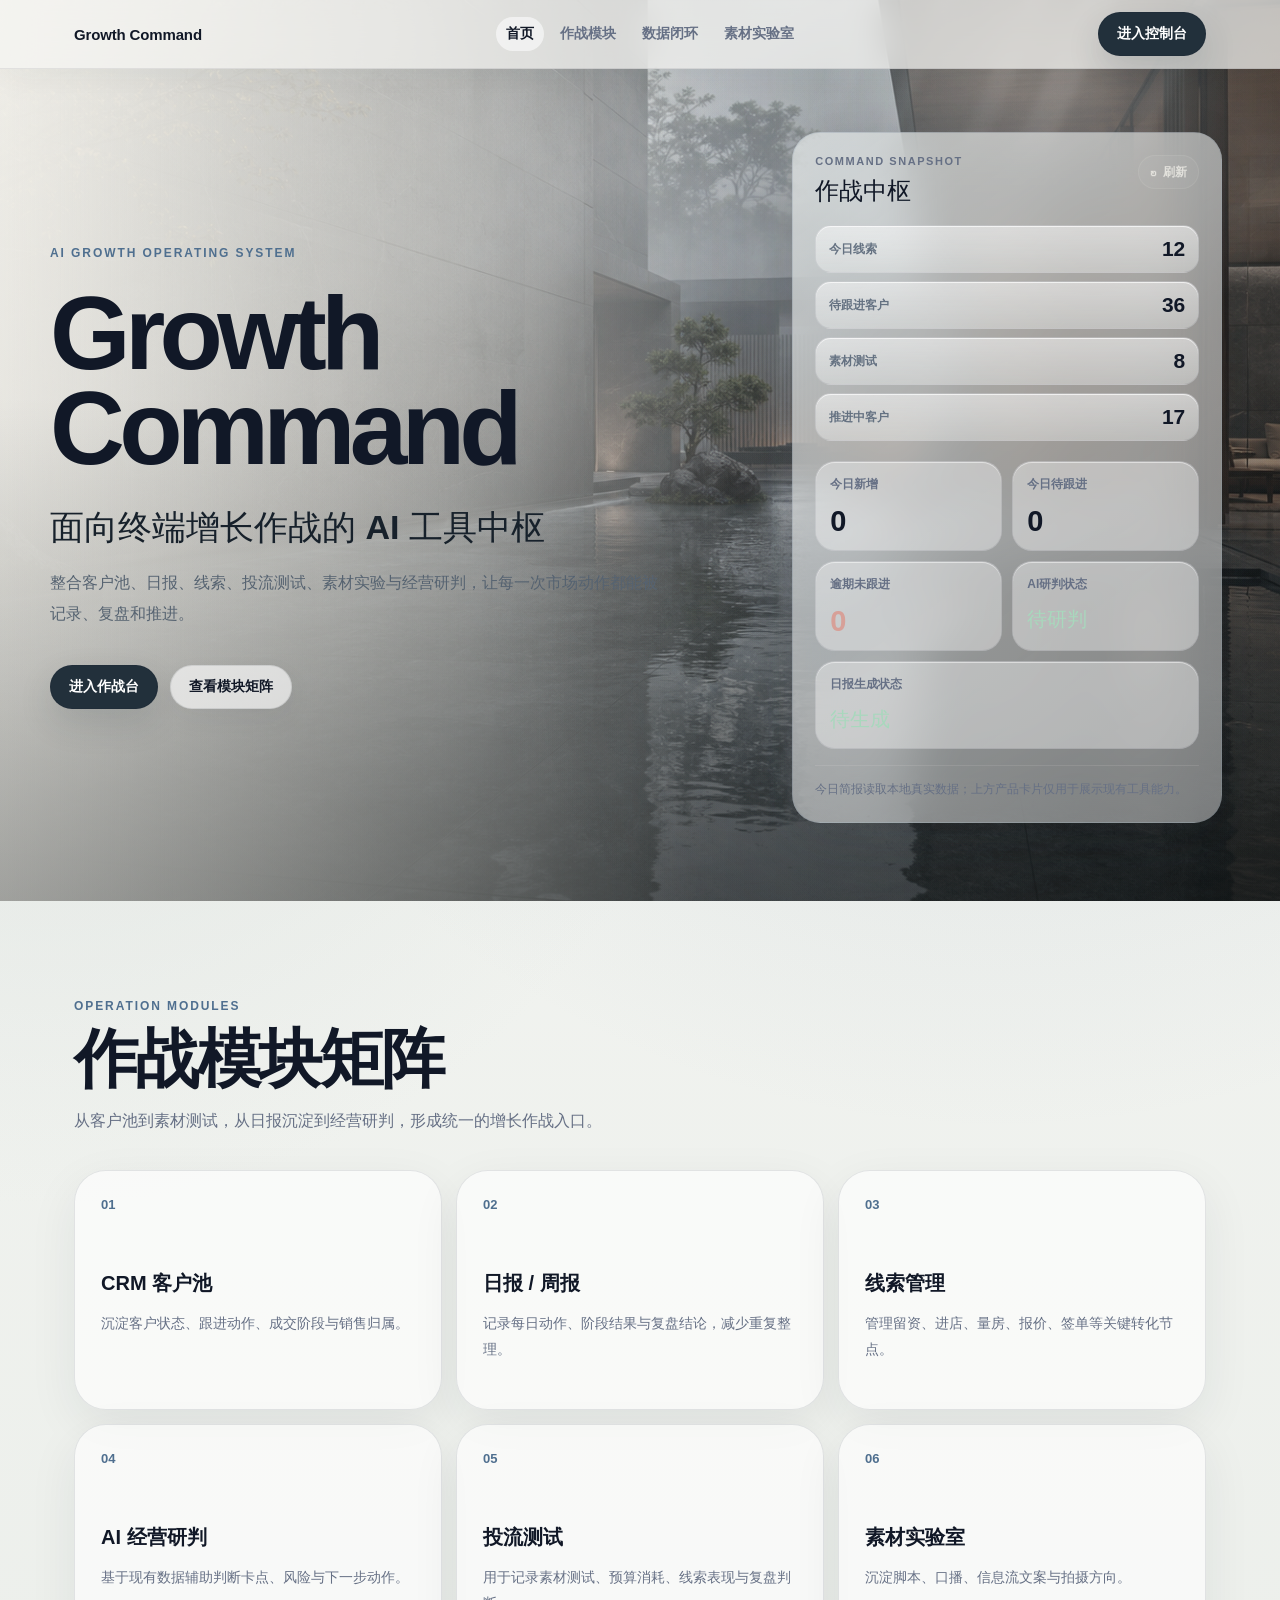
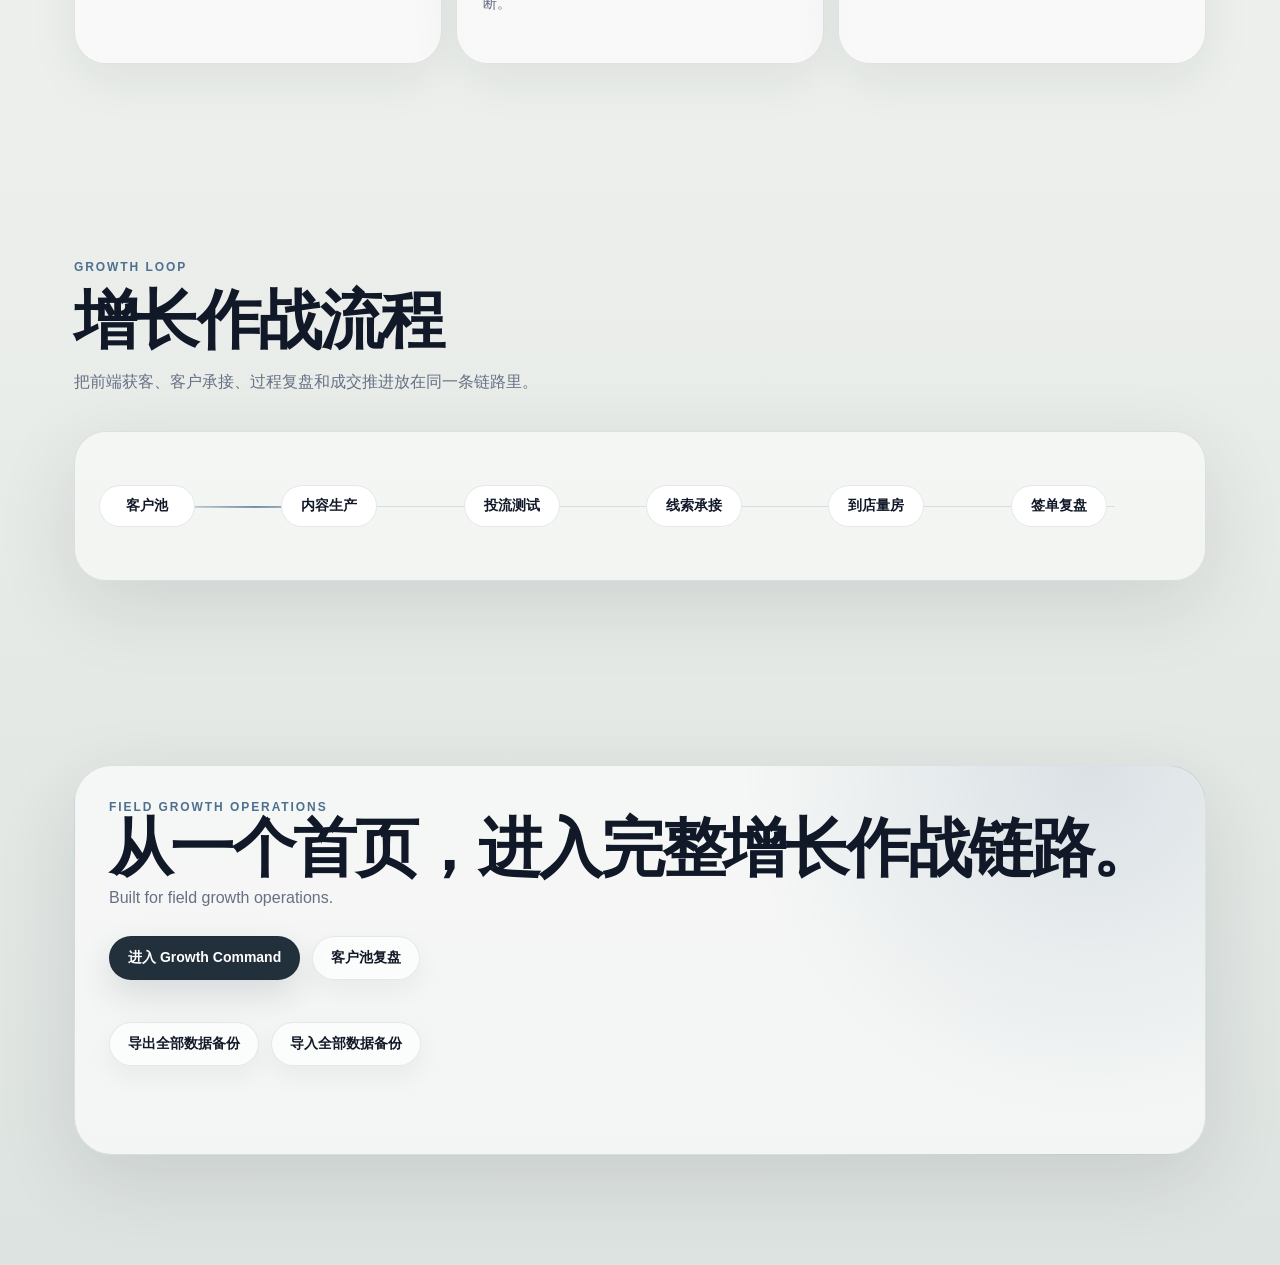
<file: index.html>
<!DOCTYPE html>
<html lang="zh-CN">
<head>
  <meta charset="UTF-8" />
  <meta name="viewport" content="width=device-width, initial-scale=1.0" />
  <title>Growth Command</title>
  <style>
    /* design tokens */
    :root {
      --bg: #0e1111;
      --bg-deep: #080a0a;
      --stone: #171a18;
      --stone-soft: #20231f;
      --wood: #6b5a47;
      --wood-muted: rgba(129, 111, 88, 0.42);
      --text: #f7f5ef;
      --text-soft: rgba(247, 245, 239, 0.72);
      --text-muted: rgba(247, 245, 239, 0.56);
      --line: rgba(247, 245, 239, 0.12);
      --line-strong: rgba(247, 245, 239, 0.22);
      --panel: rgba(255, 255, 255, 0.06);
      --panel-soft: rgba(255, 255, 255, 0.035);
      --white-button: #f4f1ea;
      --dark-text: #121514;
      --good: #a8d8bd;
      --warn: #d8bfa3;
      --danger: #d7a098;
      --shadow: 0 28px 86px rgba(0, 0, 0, 0.34);
      --ease: cubic-bezier(0.22, 1, 0.36, 1);
    }

    * {
      box-sizing: border-box;
    }

    html {
      scroll-behavior: smooth;
    }

    body {
      background:
        radial-gradient(circle at 50% -8%, rgba(216, 225, 223, 0.08), transparent 34%),
        linear-gradient(180deg, var(--bg) 0%, var(--bg-deep) 58%, #090b0b 100%);
      color: var(--text);
      font-family: -apple-system, BlinkMacSystemFont, "PingFang SC", "Microsoft YaHei", sans-serif;
      margin: 0;
      min-height: 100vh;
      overflow-x: hidden;
    }

    body::before {
      background-image: radial-gradient(rgba(255, 255, 255, 0.08) 0.7px, transparent 0.7px);
      background-size: 6px 6px;
      content: "";
      inset: 0;
      opacity: 0.035;
      pointer-events: none;
      position: fixed;
      z-index: 0;
    }

    a,
    button {
      align-items: center;
      border: 0;
      border-radius: 999px;
      cursor: pointer;
      display: inline-flex;
      font: inherit;
      font-size: 14px;
      font-weight: 700;
      justify-content: center;
      min-height: 44px;
      padding: 10px 18px;
      text-decoration: none;
      transition: transform 260ms var(--ease), border-color 260ms var(--ease), background 260ms var(--ease), color 260ms var(--ease), opacity 260ms var(--ease);
      white-space: nowrap;
    }

    a:hover,
    button:hover {
      transform: translateY(-2px);
    }

    h1,
    h2,
    h3,
    p {
      margin: 0;
    }

    .shell {
      margin: 0 auto;
      max-width: 1180px;
      padding: 0 24px;
      position: relative;
      z-index: 2;
    }

    /* nav */
    .top-nav {
      backdrop-filter: blur(18px);
      background: rgba(12, 15, 15, 0.64);
      border-bottom: 1px solid rgba(247, 245, 239, 0.08);
      left: 0;
      position: fixed;
      right: 0;
      top: 0;
      z-index: 30;
    }

    .nav-inner {
      align-items: center;
      display: grid;
      gap: 14px;
      grid-template-columns: auto minmax(0, 1fr) auto;
      margin: 0 auto;
      max-width: 1180px;
      padding: 12px 24px;
    }

    .brand {
      color: var(--text);
      font-size: 15px;
      font-weight: 760;
      letter-spacing: 0.02em;
      min-height: auto;
      padding: 0;
    }

    .nav-links {
      display: flex;
      gap: 6px;
      justify-content: center;
      min-width: 0;
      overflow-x: auto;
      scrollbar-width: none;
    }

    .nav-links::-webkit-scrollbar {
      display: none;
    }

    .nav-links a {
      background: transparent;
      color: var(--text-muted);
      min-height: 34px;
      padding: 7px 10px;
    }

    .nav-links a:hover,
    .nav-links a.active {
      color: var(--text);
    }

    .btn-primary {
      background: var(--white-button);
      color: var(--dark-text);
      box-shadow: 0 18px 46px rgba(255, 255, 255, 0.08);
    }

    .btn-primary:hover {
      background: #ffffff;
      box-shadow: 0 20px 54px rgba(255, 255, 255, 0.12);
    }

    .btn-outline {
      background: rgba(255, 255, 255, 0.035);
      border: 1px solid var(--line);
      color: var(--text);
    }

    .btn-outline:hover {
      background: rgba(255, 255, 255, 0.07);
      border-color: var(--line-strong);
    }

    /* hero */
    .hero {
      isolation: isolate;
      min-height: 100vh;
      overflow: hidden;
      padding: 112px max(24px, calc((100vw - 1180px) / 2)) 72px;
      position: relative;
    }

    .hero-bg {
      background:
        linear-gradient(90deg, rgba(8, 10, 10, 0.9) 0%, rgba(12, 15, 15, 0.68) 36%, rgba(12, 15, 15, 0.26) 68%, rgba(12, 15, 15, 0.48) 100%),
        linear-gradient(180deg, rgba(8, 10, 10, 0.08) 0%, rgba(8, 10, 10, 0.26) 54%, rgba(8, 10, 10, 0.72) 100%),
        url("assets/hero-water-courtyard.png");
      background-position: center center;
      background-repeat: no-repeat;
      background-size: cover;
      content: "";
      inset: -1.5%;
      pointer-events: none;
      position: absolute;
      transform: translate3d(var(--hero-x, 0), var(--hero-y, 0), 0) scale(1.018);
      transition: transform 720ms var(--ease);
      z-index: -4;
    }

    .hero-scene-layer {
      inset: 0;
      pointer-events: none;
      position: absolute;
      transition: opacity 760ms var(--ease), transform 920ms var(--ease);
      z-index: -2;
    }

    .water-reflection-layer {
      background:
        linear-gradient(96deg, transparent 4%, rgba(238, 242, 235, 0.08) 28%, transparent 50%, rgba(238, 242, 235, 0.06) 68%, transparent 92%),
        repeating-linear-gradient(176deg, rgba(247, 245, 239, 0.075) 0 1px, transparent 1px 16px),
        radial-gradient(ellipse at 64% 76%, rgba(239, 242, 236, 0.16), transparent 38%);
      mask-image: linear-gradient(to bottom, transparent 0 46%, #000 58% 100%);
      opacity: var(--water-opacity, 0.12);
      transform: translate3d(var(--water-shift, 0px), 0, 0);
    }

    .light-hotspot-layer {
      background:
        radial-gradient(circle at 71% 31%, rgba(255, 250, 236, 0.22), transparent 13%),
        radial-gradient(circle at 82% 48%, rgba(255, 247, 228, 0.12), transparent 16%),
        linear-gradient(90deg, transparent 58%, rgba(255, 247, 228, 0.08), transparent 86%);
      opacity: var(--light-opacity, 0.08);
    }

    .material-shadow-layer {
      background:
        linear-gradient(104deg, transparent 0 34%, rgba(247, 245, 239, 0.055) 46%, transparent 58% 100%),
        linear-gradient(88deg, rgba(255, 255, 255, 0.035), transparent 22%, transparent 78%, rgba(255, 255, 255, 0.025));
      opacity: var(--material-opacity, 0.10);
      transform: translate3d(var(--material-shift, 0px), 0, 0);
    }

    /* 第6-3刀：首页 Hero 动效 */
    .side-rays-layer {
      background:
        linear-gradient(90deg,
          transparent 0 16%,
          rgba(255, 255, 255, 0.16) 18%,
          rgba(225, 235, 238, 0.11) 21%,
          transparent 26%,
          transparent 35%,
          rgba(255, 255, 255, 0.20) 38%,
          rgba(220, 205, 180, 0.10) 41%,
          transparent 47%,
          transparent 56%,
          rgba(225, 235, 238, 0.16) 59%,
          rgba(255, 255, 255, 0.10) 62%,
          transparent 68%,
          transparent 77%,
          rgba(255, 255, 255, 0.13) 80%,
          rgba(225, 235, 238, 0.09) 83%,
          transparent 89%),
        radial-gradient(ellipse at 88% 8%, rgba(255, 255, 255, 0.16), transparent 36%);
      filter: blur(10px);
      inset: -26% -26% -18% -18%;
      mask-image:
        linear-gradient(90deg, transparent 0 6%, #000 26% 100%),
        linear-gradient(180deg, #000 0 72%, transparent 100%);
      mask-composite: intersect;
      mix-blend-mode: screen;
      opacity: var(--side-rays-opacity, 0.30);
      transform: translate3d(var(--side-rays-shift, 0px), var(--side-rays-lift, 0px), 0) rotate(-23deg) scale(1.04);
      transform-origin: 100% 0;
      z-index: 1;
    }

    .side-rays-layer::before,
    .side-rays-layer::after {
      content: "";
      pointer-events: none;
      position: absolute;
    }

    .side-rays-layer::before {
      background:
        radial-gradient(circle at 88% 15%, rgba(255, 255, 255, 0.16) 0 1px, transparent 1.8px),
        radial-gradient(circle at 72% 33%, rgba(225, 235, 238, 0.14) 0 1px, transparent 1.6px),
        radial-gradient(circle at 58% 22%, rgba(255, 255, 255, 0.12) 0 0.8px, transparent 1.5px),
        radial-gradient(circle at 42% 46%, rgba(220, 205, 180, 0.10) 0 0.9px, transparent 1.7px),
        radial-gradient(circle at 28% 30%, rgba(255, 255, 255, 0.11) 0 0.8px, transparent 1.5px);
      background-size: 180px 150px, 220px 180px, 260px 210px, 210px 190px, 240px 170px;
      filter: blur(0.2px);
      inset: 0 0 18% 8%;
      mask-image: linear-gradient(90deg, transparent 0 20%, #000 44% 100%);
      opacity: var(--tyndall-dust-opacity, 0.08);
    }

    .side-rays-layer::after {
      background:
        linear-gradient(90deg, transparent 20%, rgba(255, 255, 255, 0.10) 36%, rgba(220, 205, 180, 0.05) 48%, transparent 66%),
        radial-gradient(ellipse at 58% 78%, rgba(225, 235, 238, 0.08), transparent 42%);
      filter: blur(18px);
      inset: 58% 8% 2% 10%;
      opacity: var(--tyndall-reflection-opacity, 0.07);
      transform: rotate(4deg);
    }

    .hero::before {
      background:
        radial-gradient(circle at 66% 28%, rgba(247, 245, 239, 0.08), transparent 24%),
        radial-gradient(circle at 18% 62%, rgba(67, 75, 71, 0.24), transparent 26%),
        linear-gradient(135deg, rgba(8, 10, 10, 0.18), rgba(14, 17, 17, 0.08) 46%, rgba(8, 10, 10, 0.32));
      content: "";
      inset: 0;
      position: absolute;
      z-index: -3;
    }

    .hero::after {
      background:
        radial-gradient(ellipse at 65% 78%, rgba(222, 226, 219, 0.12), transparent 30%),
        linear-gradient(180deg, transparent 42%, rgba(10, 13, 13, 0.42) 70%, rgba(5, 7, 7, 0.86) 100%);
      content: "";
      inset: 0;
      pointer-events: none;
      position: absolute;
      z-index: -1;
    }

    .water-courtyard {
      inset: 0;
      overflow: hidden;
      pointer-events: none;
      position: absolute;
      z-index: -2;
    }

    .water-courtyard::before {
      background:
        linear-gradient(180deg, transparent 0 48%, rgba(215, 222, 217, 0.1) 49%, rgba(12, 15, 15, 0.16) 72%, rgba(7, 9, 9, 0.44) 100%),
        repeating-linear-gradient(178deg, rgba(247, 245, 239, 0.09) 0 1px, transparent 1px 18px);
      bottom: -12%;
      content: "";
      height: 50%;
      left: -8%;
      opacity: 0.42;
      position: absolute;
      right: -8%;
      transform: skewY(-4deg);
    }

    .water-courtyard::after {
      background:
        linear-gradient(90deg, transparent, rgba(247, 245, 239, 0.12), transparent),
        radial-gradient(ellipse at center, rgba(156, 151, 137, 0.1), transparent 70%);
      bottom: 18%;
      content: "";
      height: 1px;
      left: 45%;
      opacity: 0.56;
      position: absolute;
      width: 38%;
    }

    .hero-grid {
      align-items: end;
      display: grid;
      gap: 80px;
      grid-template-columns: minmax(0, 0.92fr) minmax(300px, 0.48fr);
      min-height: calc(100vh - 184px);
      position: relative;
      z-index: 2;
    }

    .hero-copy {
      padding-bottom: 36px;
    }

    .eyebrow {
      color: var(--text-soft);
      display: inline-flex;
      font-size: 11px;
      font-weight: 760;
      letter-spacing: 0.18em;
      margin-bottom: 28px;
    }

    .eyebrow,
    h1,
    .hero-subtitle,
    .hero-note,
    .hero-actions,
    .hero-stats,
    .brief-panel {
      animation: fadeUp 1.05s var(--ease) both;
    }

    h1 {
      animation-delay: 0.08s;
      animation-duration: 1.24s;
      color: var(--text);
      font-size: clamp(54px, 8vw, 104px);
      font-weight: 540;
      letter-spacing: -0.045em;
      line-height: 0.96;
    }

    .hero-subtitle {
      animation-delay: 0.22s;
      animation-duration: 1.04s;
      color: rgba(247, 245, 239, 0.9);
      font-size: clamp(19px, 2.1vw, 27px);
      font-weight: 410;
      line-height: 1.7;
      margin-top: 30px;
      max-width: 640px;
    }

    .hero-note {
      animation-delay: 0.34s;
      animation-duration: 0.96s;
      color: var(--text-soft);
      font-size: 15px;
      line-height: 1.85;
      margin-top: 12px;
      max-width: 620px;
    }

    .hero-actions {
      animation-delay: 0.42s;
      animation-duration: 0.92s;
      display: flex;
      flex-wrap: wrap;
      gap: 12px;
      margin-top: 38px;
    }

    .hero-stats {
      animation-delay: 0.52s;
      animation-duration: 0.98s;
      display: grid;
      gap: 10px;
      grid-template-columns: repeat(3, minmax(0, 1fr));
      margin-top: 50px;
      max-width: 620px;
    }

    .hero-stat,
    .brief-card,
    .status-card {
      background: rgba(255, 255, 255, 0.035);
      border: 1px solid rgba(247, 245, 239, 0.1);
      border-radius: 20px;
      transition: transform 260ms var(--ease), background 260ms var(--ease), border-color 260ms var(--ease);
    }

    .hero-stat {
      min-height: 82px;
      padding: 15px 16px;
    }

    .hero-stat:hover,
    .brief-card:hover,
    .status-card:hover {
      background: rgba(255, 255, 255, 0.06);
      border-color: rgba(247, 245, 239, 0.18);
      transform: translateY(-2px);
    }

    .hero-stat span,
    .brief-card span,
    .status-card span {
      color: var(--text-muted);
      display: block;
      font-size: 12px;
      font-weight: 720;
    }

    .hero-stat strong,
    .brief-card strong {
      color: var(--text);
      display: block;
      font-size: 29px;
      font-weight: 560;
      line-height: 1;
      margin-top: 14px;
    }

    .hero-stat.danger strong,
    .brief-card.danger strong {
      color: var(--danger);
    }

    /* brief panel */
    .brief-panel {
      animation-delay: 0.58s;
      animation-duration: 1.08s;
      align-self: center;
      backdrop-filter: blur(10px);
      background: linear-gradient(145deg, rgba(255, 255, 255, 0.075), rgba(255, 255, 255, 0.032));
      border: 1px solid rgba(247, 245, 239, 0.14);
      border-radius: 28px;
      box-shadow: var(--shadow);
      max-width: 384px;
      padding: 20px;
      transform: translate3d(var(--panel-x, 0), var(--panel-y, 0), 0);
      transition: transform 620ms var(--ease), border-color 320ms var(--ease), background 320ms var(--ease), box-shadow 320ms var(--ease);
    }

    .brief-panel:hover {
      border-color: rgba(247, 245, 239, 0.22);
      box-shadow: 0 24px 72px rgba(0, 0, 0, 0.54), 0 0 0 1px rgba(247, 245, 239, 0.03);
      transform: translate3d(var(--panel-x, 0), calc(var(--panel-y, 0) - 3px), 0);
    }

    /* 第6-3刀：Today's Brief 卡片动效 */
    .brief-header {
      align-items: flex-start;
      display: flex;
      gap: 16px;
      justify-content: space-between;
    }

    .brief-refresh {
      align-items: center;
      background: rgba(255, 255, 255, 0.04);
      border: 1px solid rgba(247, 245, 239, 0.08);
      border-radius: 999px;
      color: var(--text-soft);
      cursor: pointer;
      display: inline-flex;
      font-size: 12px;
      font-weight: 720;
      gap: 6px;
      min-height: 34px;
      padding: 6px 11px;
      transition: transform 260ms var(--ease), background 260ms var(--ease), border-color 260ms var(--ease), color 260ms var(--ease);
      white-space: nowrap;
    }

    .brief-refresh:hover {
      background: rgba(255, 255, 255, 0.07);
      border-color: rgba(247, 245, 239, 0.16);
      color: var(--text);
      transform: translateY(-1px);
    }

    .brief-refresh::before {
      content: "↻";
      display: inline-block;
      font-size: 13px;
      line-height: 1;
      transition: transform 420ms var(--ease);
    }

    .brief-refresh.is-spinning::before {
      transform: rotate(360deg);
    }

    .panel-kicker {
      color: var(--text-muted);
      font-size: 11px;
      font-weight: 760;
      letter-spacing: 0.14em;
      text-transform: uppercase;
    }

    .brief-panel h2 {
      font-size: 24px;
      font-weight: 560;
      line-height: 1.35;
      margin-top: 8px;
    }

    .brief-panel p {
      color: var(--text-soft);
      font-size: 13px;
      line-height: 1.75;
      margin-top: 8px;
    }

    .brief-grid {
      display: grid;
      gap: 10px;
      grid-template-columns: repeat(2, minmax(0, 1fr));
      margin-top: 20px;
    }

    .brief-card {
      min-height: 88px;
      padding: 14px;
    }

    .brief-card.wide {
      grid-column: 1 / -1;
    }

    .brief-card.status strong {
      color: var(--good);
      font-size: 20px;
      line-height: 1.2;
    }

    .brief-foot {
      border-top: 1px solid rgba(247, 245, 239, 0.1);
      color: var(--text-muted);
      font-size: 12px;
      line-height: 1.65;
      margin-top: 16px;
      padding-top: 14px;
    }

    /* base layout */
    .section {
      padding: 86px 0;
    }

    .section-head {
      display: grid;
      gap: 12px;
      margin-bottom: 34px;
      max-width: 760px;
    }

    .section-kicker {
      color: var(--text-muted);
      font-size: 12px;
      font-weight: 780;
      letter-spacing: 0.14em;
      text-transform: uppercase;
    }

    .section h2 {
      color: var(--text);
      font-size: clamp(32px, 4vw, 54px);
      font-weight: 540;
      letter-spacing: -0.025em;
      line-height: 1.15;
    }

    .section-head p,
    .workflow-copy p,
    .access-copy p {
      color: var(--text-soft);
      line-height: 1.85;
    }

    /* capability cards */
    .capability-grid {
      display: grid;
      gap: 14px;
      grid-template-columns: repeat(5, minmax(0, 1fr));
    }

    .capability-card {
      background: rgba(255, 255, 255, 0.035);
      border: 1px solid var(--line);
      border-radius: 26px;
      color: var(--text);
      cursor: pointer;
      min-height: 238px;
      padding: 22px;
      position: relative;
      transition: opacity 0.78s var(--ease), transform 260ms var(--ease), border-color 260ms var(--ease), background 260ms var(--ease);
    }

    .capability-card:hover,
    .capability-card:focus {
      background: rgba(255, 255, 255, 0.06);
      border-color: rgba(247, 245, 239, 0.22);
      outline: none;
      transform: translateY(-2px);
    }

    .capability-index {
      color: var(--text-muted);
      display: block;
      font-size: 13px;
      font-weight: 760;
      margin-bottom: 46px;
    }

    .capability-card h3 {
      font-size: 20px;
      font-weight: 600;
      line-height: 1.35;
    }

    .capability-card h3 small {
      color: var(--text-muted);
      display: block;
      font-size: 12px;
      font-weight: 700;
      letter-spacing: 0.08em;
      margin-top: 6px;
      text-transform: uppercase;
    }

    .capability-card p {
      color: var(--text-soft);
      font-size: 14px;
      line-height: 1.7;
      margin-top: 14px;
    }

    /* workflow */
    .workflow-section {
      display: grid;
      gap: 42px;
      grid-template-columns: minmax(0, 0.45fr) minmax(0, 0.55fr);
    }

    .workflow-line {
      border: 1px solid var(--line);
      border-radius: 30px;
      display: grid;
      gap: 0;
      overflow: hidden;
    }

    .workflow-step {
      align-items: start;
      background: rgba(255, 255, 255, 0.03);
      border-bottom: 1px solid var(--line);
      display: grid;
      gap: 18px;
      grid-template-columns: auto minmax(0, 1fr);
      padding: 20px;
      transition: background 260ms var(--ease);
    }

    .workflow-step:last-child {
      border-bottom: 0;
    }

    .workflow-step:hover {
      background: rgba(255, 255, 255, 0.055);
    }

    .step-dot {
      background: rgba(255, 255, 255, 0.08);
      border: 1px solid rgba(247, 245, 239, 0.18);
      border-radius: 999px;
      color: var(--text);
      display: grid;
      font-size: 12px;
      font-weight: 760;
      height: 36px;
      place-items: center;
      width: 36px;
    }

    .workflow-step h3 {
      font-size: 17px;
      font-weight: 600;
    }

    .workflow-step h3 small {
      color: var(--text-muted);
      display: block;
      font-size: 11px;
      letter-spacing: 0.08em;
      margin-top: 5px;
      text-transform: uppercase;
    }

    .workflow-step p {
      color: var(--text-soft);
      font-size: 14px;
      line-height: 1.7;
      margin-top: 8px;
    }

    /* system section */
    .system-section {
      display: grid;
      gap: 18px;
      grid-template-columns: minmax(0, 0.86fr) minmax(320px, 0.54fr);
    }

    .quick-access,
    .system-status {
      background: rgba(255, 255, 255, 0.032);
      border: 1px solid var(--line);
      border-radius: 30px;
      padding: 24px;
    }

    .access-links {
      display: grid;
      gap: 10px;
      grid-template-columns: repeat(3, minmax(0, 1fr));
      margin-top: 22px;
    }

    .access-link {
      background: rgba(255, 255, 255, 0.035);
      border: 1px solid rgba(247, 245, 239, 0.1);
      color: var(--text);
      justify-content: space-between;
      min-height: 58px;
      padding: 12px 14px;
    }

    .access-link::after {
      content: "→";
      opacity: 0.58;
      transition: transform 260ms var(--ease), opacity 260ms var(--ease);
    }

    .access-link:hover::after {
      opacity: 1;
      transform: translateX(3px);
    }

    .status-grid {
      display: grid;
      gap: 10px;
      margin-top: 20px;
    }

    .status-card {
      align-items: center;
      display: flex;
      justify-content: space-between;
      min-height: 54px;
      padding: 12px 14px;
    }

    .status-card strong {
      color: var(--good);
      font-size: 14px;
      font-weight: 760;
    }

    .backup-actions {
      display: flex;
      flex-wrap: wrap;
      gap: 10px;
      margin-top: 18px;
    }

    .backup-tip {
      color: #c9ead6;
      font-size: 13px;
      margin-top: 12px;
      min-height: 18px;
    }

    .hidden {
      display: none;
    }

    /* animations */
    .reveal-item {
      opacity: 0;
      transform: translateY(18px);
    }

    .reveal-item.is-visible {
      opacity: 1;
      transform: translateY(0);
    }

    @keyframes fadeUp {
      from {
        opacity: 0;
        transform: translateY(18px);
      }
      to {
        opacity: 1;
        transform: translateY(0);
      }
    }

    @keyframes waterDrift {
      0%,
      100% {
        opacity: 0.38;
        transform: translate3d(-1%, 0, 0) skewY(-4deg);
      }
      50% {
        opacity: 0.48;
        transform: translate3d(1%, 0, 0) skewY(-4deg);
      }
    }

    @keyframes tyndallDustFloat {
      0%,
      100% {
        transform: translate3d(0, 0, 0);
      }
      50% {
        transform: translate3d(10px, -7px, 0);
      }
    }

    @keyframes tyndallRayFlow {
      0%,
      100% {
        opacity: var(--side-rays-opacity, 0.30);
        transform: translate3d(calc(var(--side-rays-shift, 0px) - 2px), calc(var(--side-rays-lift, 0px) - 1px), 0) rotate(-23deg) scale(1.04);
      }
      50% {
        opacity: calc(var(--side-rays-opacity, 0.30) + 0.04);
        transform: translate3d(calc(var(--side-rays-shift, 0px) + 6px), calc(var(--side-rays-lift, 0px) + 4px), 0) rotate(-23deg) scale(1.045);
      }
    }

    @media (hover: hover) and (pointer: fine) {
      .water-courtyard::before {
        animation: waterDrift 14s ease-in-out infinite;
      }

      .water-reflection-layer {
        animation: waterDrift 18s ease-in-out infinite;
      }

      .side-rays-layer::before {
        animation: tyndallDustFloat 18s ease-in-out infinite;
      }

      .side-rays-layer {
        animation: tyndallRayFlow 14s ease-in-out infinite;
      }
    }

    @media (prefers-reduced-motion: reduce) {
      html {
        scroll-behavior: auto;
      }

      *,
      *::before,
      *::after {
        animation-duration: 0.01ms !important;
        animation-iteration-count: 1 !important;
        scroll-behavior: auto !important;
        transition-duration: 0.01ms !important;
      }

      .reveal-item {
        opacity: 1;
        transform: none;
      }
    }

    /* responsive */
    @media (max-width: 1080px) {
      .capability-grid {
        grid-template-columns: repeat(3, minmax(0, 1fr));
      }

      .workflow-section,
      .system-section {
        grid-template-columns: 1fr;
      }
    }

    @media (max-width: 920px) {
      .nav-inner {
        grid-template-columns: 1fr auto;
      }

      .nav-links {
        grid-column: 1 / -1;
        justify-content: flex-start;
      }

      .hero-grid {
        gap: 38px;
        grid-template-columns: 1fr;
        min-height: auto;
      }

      .hero-copy {
        padding-bottom: 0;
      }

      .brief-panel {
        max-width: 560px;
      }
    }

    /* Growth Command 70%-80% 首页成型版 */
    .gc-home {
      --gc-bg-main: #f5f6f3;
      --gc-bg-soft: #ecefeb;
      --gc-bg-panel: rgba(255, 255, 255, 0.72);
      --gc-text-main: #111827;
      --gc-text-muted: #667085;
      --gc-border: rgba(15, 23, 42, 0.10);
      --gc-accent: #4f6f8f;
      --gc-accent-soft: rgba(79, 111, 143, 0.12);
      --gc-shadow-soft: 0 24px 80px rgba(31, 41, 51, 0.12);
      --gc-radius-lg: 32px;
      --gc-radius-md: 18px;
      background:
        radial-gradient(circle at 78% 8%, rgba(122, 143, 166, 0.24), transparent 32%),
        radial-gradient(circle at 4% 18%, rgba(221, 227, 224, 0.9), transparent 26%),
        linear-gradient(180deg, var(--gc-bg-main), var(--gc-bg-soft) 62%, #dde3e0);
      color: var(--gc-text-main);
    }

    .gc-home::before {
      background-image: radial-gradient(rgba(31, 41, 51, 0.18) 0.6px, transparent 0.6px);
      opacity: 0.04;
    }

    .gc-home a,
    .gc-home button {
      border-radius: 999px;
    }

    .gc-nav {
      background: rgba(245, 246, 243, 0.72);
      border-bottom: 1px solid rgba(15, 23, 42, 0.08);
      box-shadow: 0 10px 32px rgba(31, 41, 51, 0.045);
    }

    .gc-nav.is-scrolled {
      background: rgba(245, 246, 243, 0.88);
      box-shadow: 0 16px 44px rgba(31, 41, 51, 0.08);
    }

    .gc-nav-inner {
      max-width: 1180px;
    }

    .gc-brand {
      color: var(--gc-text-main);
      letter-spacing: -0.01em;
    }

    .gc-nav-links a {
      color: var(--gc-text-muted);
      font-weight: 650;
    }

    .gc-nav-links a:hover,
    .gc-nav-links a.active {
      background: rgba(255, 255, 255, 0.56);
      color: var(--gc-text-main);
    }

    .gc-nav-cta,
    .gc-home .btn-primary {
      background: #22303b;
      color: #fff;
      border: 1px solid rgba(17, 24, 39, 0.08);
      box-shadow: 0 14px 34px rgba(31, 41, 51, 0.14);
    }

    .gc-home .btn-primary:hover {
      background: #17212a;
      box-shadow: 0 18px 42px rgba(31, 41, 51, 0.18);
    }

    .gc-home .btn-outline {
      background: rgba(255, 255, 255, 0.64);
      border: 1px solid rgba(15, 23, 42, 0.09);
      color: var(--gc-text-main);
      box-shadow: 0 10px 26px rgba(31, 41, 51, 0.055);
    }

    .gc-home .btn-outline:hover {
      background: rgba(255, 255, 255, 0.9);
      border-color: rgba(79, 111, 143, 0.32);
      box-shadow: 0 14px 34px rgba(31, 41, 51, 0.08);
    }

    .gc-hero {
      background:
        linear-gradient(90deg, rgba(247, 246, 240, 0.78) 0%, rgba(247, 246, 240, 0.42) 34%, rgba(247, 246, 240, 0.08) 58%, rgba(28, 34, 35, 0.12) 100%),
        linear-gradient(180deg, rgba(248, 247, 242, 0.08) 0%, rgba(248, 247, 242, 0.06) 52%, rgba(25, 30, 31, 0.28) 100%),
        url("assets/hero-water-courtyard.png");
      background-position: center 46%;
      background-size: cover;
      min-height: 100vh;
      padding: 132px max(24px, calc((100vw - 1180px) / 2)) 78px;
    }

    .gc-hero-bg {
      background:
        radial-gradient(circle at 84% 10%, rgba(255, 255, 255, 0.24), transparent 19%),
        radial-gradient(ellipse at 76% 72%, rgba(39, 48, 50, 0.16), transparent 36%),
        linear-gradient(90deg, rgba(250, 248, 242, 0.64) 0%, rgba(250, 248, 242, 0.28) 30%, rgba(250, 248, 242, 0.04) 55%, rgba(18, 23, 24, 0.18) 100%),
        linear-gradient(180deg, transparent 0%, rgba(15, 20, 21, 0.22) 100%);
      inset: 0;
      pointer-events: none;
      position: absolute;
      z-index: 0;
    }

    .gc-ray-layer {
      inset: -10% -6% 0 0;
      mix-blend-mode: screen;
      overflow: hidden;
      pointer-events: none;
      position: absolute;
      z-index: 1;
    }

    .gc-ray-layer::before {
      background:
        radial-gradient(circle at 74% 20%, rgba(255, 255, 255, 0.10) 0 0.8px, transparent 1.6px),
        radial-gradient(circle at 62% 34%, rgba(225, 235, 238, 0.08) 0 0.7px, transparent 1.4px),
        radial-gradient(circle at 84% 48%, rgba(255, 255, 255, 0.08) 0 0.7px, transparent 1.5px);
      background-size: 190px 160px, 240px 200px, 280px 220px;
      content: "";
      inset: 0 0 20% 28%;
      mask-image: linear-gradient(115deg, transparent 0 28%, #000 42% 74%, transparent 92%);
      opacity: 0.09;
      pointer-events: none;
      position: absolute;
      animation: gcRayDust 18s ease-in-out infinite;
    }

    .gc-ray {
      animation: gcRayStream 16s ease-in-out infinite;
      background: linear-gradient(180deg, rgba(255, 255, 255, 0.48) 0%, rgba(232, 238, 240, 0.28) 34%, rgba(255, 255, 255, 0.10) 70%, transparent 100%);
      border-radius: 999px;
      filter: blur(4.5px);
      height: 76vh;
      opacity: var(--ray-opacity, 0.34);
      position: absolute;
      right: 7%;
      top: -13%;
      transform: rotate(24deg);
      transform-origin: top center;
      width: 28px;
    }

    .gc-ray-1 {
      --ray-opacity: 0.30;
      animation-delay: -2s;
      height: 70vh;
      right: 3.5%;
      width: 20px;
    }

    .gc-ray-2 {
      --ray-opacity: 0.40;
      animation-delay: -6s;
      height: 82vh;
      right: 10%;
      top: -15%;
      width: 32px;
    }

    .gc-ray-3 {
      --ray-opacity: 0.28;
      animation-delay: -10s;
      height: 74vh;
      right: 16%;
      top: -12%;
      width: 22px;
    }

    .gc-ray-4 {
      --ray-opacity: 0.24;
      animation-delay: -4s;
      height: 78vh;
      right: 22%;
      top: -14%;
      width: 18px;
    }

    .gc-ray-5 {
      --ray-opacity: 0.22;
      animation-delay: -12s;
      height: 64vh;
      right: 28%;
      top: -11%;
      width: 24px;
    }

    .gc-home .side-rays-layer {
      display: none;
    }

    .gc-hero::before {
      background:
        radial-gradient(circle at 78% 8%, rgba(255, 255, 255, 0.18), transparent 18%),
        linear-gradient(90deg, rgba(248, 247, 241, 0.42) 0%, rgba(248, 247, 241, 0.18) 34%, transparent 58%),
        linear-gradient(180deg, transparent 0 66%, rgba(19, 24, 25, 0.20) 100%);
      z-index: 0;
    }

    .gc-hero::after {
      background:
        radial-gradient(ellipse at 72% 78%, rgba(32, 39, 40, 0.16), transparent 30%),
        linear-gradient(180deg, transparent 44%, rgba(13, 18, 19, 0.28) 100%);
      z-index: 0;
    }

    .gc-hero-grid {
      align-items: center;
      display: grid;
      gap: 72px;
      grid-template-columns: minmax(0, 0.98fr) minmax(360px, 0.64fr);
      min-height: calc(100vh - 210px);
      position: relative;
      z-index: 2;
    }

    .gc-hero-copy {
      animation: fadeUp 1.1s var(--ease) both;
      max-width: 720px;
    }

    .gc-eyebrow,
    .section-kicker {
      color: var(--gc-accent);
      font-size: 12px;
      font-weight: 780;
      letter-spacing: 0.16em;
      text-transform: uppercase;
    }

    .gc-hero h1 {
      color: var(--gc-text-main);
      font-size: clamp(52px, 8.1vw, 106px);
      font-weight: 570;
      letter-spacing: -0.055em;
      line-height: 0.91;
      margin-top: 26px;
    }

    .gc-hero-subtitle {
      color: #17212b;
      font-size: clamp(24px, 3vw, 34px);
      font-weight: 590;
      line-height: 1.45;
      margin-top: 28px;
    }

    .gc-hero-note {
      color: #566371;
      font-size: 16px;
      line-height: 1.9;
      margin-top: 16px;
      max-width: 620px;
    }

    .gc-hero-actions {
      display: flex;
      flex-wrap: wrap;
      gap: 12px;
      margin-top: 36px;
    }

    .gc-hero-panel {
      animation: fadeUp 1.1s var(--ease) 0.16s both;
      backdrop-filter: blur(24px) saturate(115%);
      background: linear-gradient(145deg, rgba(239, 243, 242, 0.62), rgba(255, 255, 255, 0.42));
      border: 1px solid rgba(79, 111, 143, 0.13);
      box-shadow: 0 20px 58px rgba(31, 41, 51, 0.10);
      color: var(--gc-text-main);
      max-width: 430px;
      padding: 22px;
    }

    .gc-panel-head {
      align-items: flex-start;
      display: flex;
      justify-content: space-between;
      gap: 16px;
    }

    .gc-hero-panel .panel-kicker,
    .gc-hero-panel p,
    .brief-foot,
    .brief-card span {
      color: var(--gc-text-muted);
    }

    .gc-hero-panel h2,
    .brief-card strong {
      color: var(--gc-text-main);
    }

    .gc-panel-stack {
      display: grid;
      gap: 8px;
      margin: 18px 0;
    }

    .gc-product-row {
      align-items: center;
      background: linear-gradient(180deg, rgba(255, 255, 255, 0.52), rgba(245, 247, 246, 0.38));
      border: 1px solid rgba(15, 23, 42, 0.075);
      border-radius: 16px;
      box-shadow: inset 0 1px 0 rgba(255, 255, 255, 0.68);
      display: flex;
      justify-content: space-between;
      min-height: 48px;
      padding: 10px 13px;
    }

    .gc-product-row span {
      color: #657282;
      font-size: 12px;
      font-weight: 700;
    }

    .gc-product-row strong {
      color: var(--gc-text-main);
      font-size: 21px;
      font-weight: 680;
    }

    .gc-brief-grid .brief-card {
      background: rgba(255, 255, 255, 0.38);
      border-color: rgba(15, 23, 42, 0.07);
      box-shadow: inset 0 1px 0 rgba(255, 255, 255, 0.48);
    }

    .gc-shell {
      max-width: 1180px;
    }

    .gc-section {
      padding: 98px 0;
    }

    .gc-section-head {
      max-width: 760px;
    }

    .gc-section h2,
    .gc-cta h2 {
      color: var(--gc-text-main);
      font-size: clamp(36px, 5vw, 64px);
      font-weight: 600;
      letter-spacing: -0.04em;
      line-height: 1.08;
    }

    .gc-section p,
    .gc-cta p {
      color: var(--gc-text-muted);
      line-height: 1.85;
    }

    .gc-module-grid {
      grid-template-columns: repeat(3, minmax(0, 1fr));
    }

    .gc-card {
      background: rgba(255, 255, 255, 0.62);
      border: 1px solid var(--gc-border);
      border-radius: var(--gc-radius-lg);
      box-shadow: 0 16px 50px rgba(31, 41, 51, 0.07);
      color: var(--gc-text-main);
      min-height: 240px;
      padding: 26px;
    }

    .gc-card:hover,
    .gc-card:focus {
      background: rgba(255, 255, 255, 0.82);
      border-color: rgba(79, 111, 143, 0.28);
      box-shadow: 0 22px 64px rgba(31, 41, 51, 0.11);
      transform: translateY(-4px);
    }

    .gc-card .capability-index {
      color: var(--gc-accent);
      margin-bottom: 58px;
    }

    .gc-card h3 {
      color: var(--gc-text-main);
    }

    .gc-card p {
      color: var(--gc-text-muted);
    }

    .gc-flow-line {
      align-items: center;
      background: rgba(255, 255, 255, 0.52);
      border: 1px solid var(--gc-border);
      border-radius: var(--gc-radius-lg);
      box-shadow: var(--gc-shadow-soft);
      display: grid;
      gap: 12px;
      grid-template-columns: repeat(6, minmax(0, 1fr));
      min-height: 150px;
      overflow: hidden;
      padding: 24px;
      position: relative;
    }

    .gc-flow-line::before {
      background: rgba(79, 111, 143, 0.18);
      content: "";
      height: 1px;
      left: 8%;
      position: absolute;
      right: 8%;
      top: 50%;
    }

    .gc-beam {
      background: linear-gradient(90deg, transparent, rgba(79, 111, 143, 0.72), transparent);
      height: 2px;
      left: 8%;
      position: absolute;
      top: 50%;
      width: 16%;
      animation: gcFlowBeam 9s ease-in-out infinite;
    }

    .gc-flow-step {
      position: relative;
      z-index: 1;
    }

    .gc-flow-step span {
      background: #fff;
      border: 1px solid var(--gc-border);
      border-radius: 999px;
      color: var(--gc-text-main);
      display: inline-flex;
      font-size: 14px;
      font-weight: 720;
      justify-content: center;
      min-width: 96px;
      padding: 11px 14px;
    }

    .gc-cta-section {
      padding-bottom: 110px;
    }

    .gc-cta {
      background:
        radial-gradient(circle at 90% 0, rgba(79, 111, 143, 0.16), transparent 32%),
        rgba(255, 255, 255, 0.64);
      border: 1px solid var(--gc-border);
      border-radius: 38px;
      box-shadow: var(--gc-shadow-soft);
      display: grid;
      gap: 24px;
      padding: 34px;
    }

    .gc-cta-actions,
    .gc-backup-actions {
      display: flex;
      flex-wrap: wrap;
      gap: 12px;
    }

    @keyframes gcTyndallFlow {
      0%,
      100% {
        opacity: 0.46;
        transform: translate3d(-2px, -1px, 0) rotate(-24deg);
      }
      50% {
        opacity: 0.64;
        transform: translate3d(8px, 5px, 0) rotate(-24deg);
      }
    }

    @keyframes gcRayDust {
      0%,
      100% {
        opacity: 0.06;
        transform: translate3d(-3px, -2px, 0);
      }
      50% {
        opacity: 0.10;
        transform: translate3d(6px, 4px, 0);
      }
    }

    @keyframes gcRayStream {
      0%,
      100% {
        opacity: var(--ray-opacity, 0.30);
        transform: translate3d(-3px, -5px, 0) rotate(24deg);
      }
      50% {
        opacity: calc(var(--ray-opacity, 0.30) + 0.08);
        transform: translate3d(8px, 7px, 0) rotate(24deg);
      }
    }

    @keyframes gcFlowBeam {
      0% {
        transform: translateX(-22%);
      }
      50% {
        transform: translateX(450%);
      }
      100% {
        transform: translateX(-22%);
      }
    }

    @media (prefers-reduced-motion: reduce) {
      .gc-ray-layer::before,
      .gc-ray,
      .gc-beam {
        animation: none !important;
      }
    }

    @media (max-width: 920px) {
      .gc-hero-grid,
      .gc-module-grid {
        grid-template-columns: 1fr;
      }

      .gc-hero-panel {
        max-width: none;
      }

      .gc-flow-line {
        align-items: stretch;
        grid-template-columns: 1fr;
      }

      .gc-flow-line::before {
        bottom: 24px;
        height: auto;
        left: 42px;
        right: auto;
        top: 24px;
        width: 1px;
      }

      .gc-beam {
        display: none;
      }
    }

    @media (max-width: 640px) {
      .side-rays-layer,
      .side-rays-layer::before,
      .gc-hero-ray {
        animation: none;
      }

      .shell,
      .nav-inner {
        padding-left: 16px;
        padding-right: 16px;
      }

      .brand {
        font-size: 14px;
      }

      .nav-inner {
        gap: 12px;
      }

      .nav-inner > .btn-primary {
        min-height: 38px;
        padding: 8px 12px;
      }

      .hero {
        padding: 112px 16px 56px;
      }

      h1 {
        font-size: clamp(44px, 14vw, 58px);
      }

      .hero-actions,
      .backup-actions {
        align-items: stretch;
        flex-direction: column;
      }

      .hero-actions a,
      .hero-actions button,
      .backup-actions button {
        width: 100%;
      }

      .hero-stats,
      .brief-grid,
      .capability-grid,
      .access-links {
        grid-template-columns: 1fr;
      }

      .section {
        padding: 62px 0;
      }

      .capability-card {
        min-height: 190px;
      }

      .quick-access,
      .system-status,
      .brief-panel {
        border-radius: 24px;
      }
    }
  </style>
</head>

<body class="gc-home">
  <nav class="top-nav gc-nav" aria-label="主导航">
    <div class="nav-inner gc-nav-inner">
      <a class="brand gc-brand" href="index.html">Growth Command</a>
      <div class="nav-links gc-nav-links">
        <a class="active" href="index.html">首页</a>
        <a href="#modules">作战模块</a>
        <a href="#workflow">数据闭环</a>
        <a href="material-lab.html">素材实验室</a>
      </div>
      <a class="btn-primary gc-nav-cta" href="city-analysis.html">进入控制台</a>
    </div>
  </nav>

  <header class="hero gc-hero" id="hero">
    <div class="gc-hero-bg" aria-hidden="true"></div>
    <div class="gc-ray-layer" aria-hidden="true">
      <span class="gc-ray gc-ray-1"></span>
      <span class="gc-ray gc-ray-2"></span>
      <span class="gc-ray gc-ray-3"></span>
      <span class="gc-ray gc-ray-4"></span>
      <span class="gc-ray gc-ray-5"></span>
    </div>
    <div class="hero-scene-layer side-rays-layer" aria-hidden="true"></div>

    <div class="gc-hero-grid">
      <section class="gc-hero-copy">
        <div class="gc-eyebrow">AI Growth Operating System</div>
        <h1>Growth Command</h1>
        <p class="gc-hero-subtitle">面向终端增长作战的 AI 工具中枢</p>
        <p class="gc-hero-note">整合客户池、日报、线索、投流测试、素材实验与经营研判，让每一次市场动作都能被记录、复盘和推进。</p>
        <div class="gc-hero-actions">
          <a class="btn-primary" href="city-analysis.html">进入作战台</a>
          <button class="btn-outline" type="button" data-scroll-target="modules">查看模块矩阵</button>
        </div>
      </section>

      <aside class="brief-panel gc-hero-panel" aria-label="Growth Command 产品概览">
        <div class="gc-panel-head">
          <div>
            <div class="panel-kicker">Command Snapshot</div>
            <h2>作战中枢</h2>
          </div>
          <button class="brief-refresh" id="briefRefresh" type="button" aria-label="刷新今日简报">刷新</button>
        </div>

        <div class="gc-panel-stack">
          <div class="gc-product-row">
            <span>今日线索</span>
            <strong>12</strong>
          </div>
          <div class="gc-product-row">
            <span>待跟进客户</span>
            <strong>36</strong>
          </div>
          <div class="gc-product-row">
            <span>素材测试</span>
            <strong>8</strong>
          </div>
          <div class="gc-product-row">
            <span>推进中客户</span>
            <strong>17</strong>
          </div>
        </div>

        <div class="brief-grid gc-brief-grid" id="briefGrid">
          <article class="brief-card"><span>今日新增</span><strong>0</strong></article>
          <article class="brief-card"><span>今日待跟进</span><strong>0</strong></article>
          <article class="brief-card danger"><span>逾期未跟进</span><strong>0</strong></article>
          <article class="brief-card status"><span>AI研判状态</span><strong>待读取</strong></article>
          <article class="brief-card status wide"><span>日报生成状态</span><strong>待生成</strong></article>
        </div>
        <div class="brief-foot">今日简报读取本地真实数据；上方产品卡片仅用于展示现有工具能力。</div>
      </aside>
    </div>
  </header>

  <main class="shell gc-shell">
    <section class="section gc-section" id="modules">
      <div class="section-head gc-section-head reveal-item">
        <div class="section-kicker">Operation Modules</div>
        <h2>作战模块矩阵</h2>
        <p>从客户池到素材测试，从日报沉淀到经营研判，形成统一的增长作战入口。</p>
      </div>

      <div class="capability-grid gc-module-grid">
        <article class="capability-card gc-card reveal-item" data-href="crm.html" role="link" tabindex="0">
          <span class="capability-index">01</span>
          <h3>CRM 客户池</h3>
          <p>沉淀客户状态、跟进动作、成交阶段与销售归属。</p>
        </article>
        <article class="capability-card gc-card reveal-item" data-href="report.html" role="link" tabindex="0">
          <span class="capability-index">02</span>
          <h3>日报 / 周报</h3>
          <p>记录每日动作、阶段结果与复盘结论，减少重复整理。</p>
        </article>
        <article class="capability-card gc-card reveal-item" data-href="douyin-leads.html" role="link" tabindex="0">
          <span class="capability-index">03</span>
          <h3>线索管理</h3>
          <p>管理留资、进店、量房、报价、签单等关键转化节点。</p>
        </article>
        <article class="capability-card gc-card reveal-item" data-href="city-analysis.html" role="link" tabindex="0">
          <span class="capability-index">04</span>
          <h3>AI 经营研判</h3>
          <p>基于现有数据辅助判断卡点、风险与下一步动作。</p>
        </article>
        <article class="capability-card gc-card reveal-item" data-href="ad-test.html" role="link" tabindex="0">
          <span class="capability-index">05</span>
          <h3>投流测试</h3>
          <p>用于记录素材测试、预算消耗、线索表现与复盘判断。</p>
        </article>
        <article class="capability-card gc-card reveal-item" data-href="material-lab.html" role="link" tabindex="0">
          <span class="capability-index">06</span>
          <h3>素材实验室</h3>
          <p>沉淀脚本、口播、信息流文案与拍摄方向。</p>
        </article>
      </div>
    </section>

    <section class="section gc-section gc-workflow" id="workflow" aria-label="增长作战流程">
      <div class="section-head gc-section-head reveal-item">
        <div class="section-kicker">Growth Loop</div>
        <h2>增长作战流程</h2>
        <p>把前端获客、客户承接、过程复盘和成交推进放在同一条链路里。</p>
      </div>

      <div class="gc-flow-line reveal-item">
        <div class="gc-beam" aria-hidden="true"></div>
        <article class="gc-flow-step"><span>客户池</span></article>
        <article class="gc-flow-step"><span>内容生产</span></article>
        <article class="gc-flow-step"><span>投流测试</span></article>
        <article class="gc-flow-step"><span>线索承接</span></article>
        <article class="gc-flow-step"><span>到店量房</span></article>
        <article class="gc-flow-step"><span>签单复盘</span></article>
      </div>
    </section>

    <section class="section gc-cta-section" aria-label="进入 Growth Command">
      <div class="gc-cta reveal-item">
        <div>
          <div class="section-kicker">Field Growth Operations</div>
          <h2>从一个首页，进入完整增长作战链路。</h2>
          <p>Built for field growth operations.</p>
        </div>
        <div class="gc-cta-actions">
          <a class="btn-primary" href="city-analysis.html">进入 Growth Command</a>
          <a class="btn-outline" href="customer-review.html">客户池复盘</a>
        </div>
        <div class="backup-actions gc-backup-actions" aria-label="数据安全入口">
          <button class="btn-outline" type="button" onclick="exportAllDataBackup()">导出全部数据备份</button>
          <button class="btn-outline" type="button" onclick="triggerImportAllDataBackup()">导入全部数据备份</button>
          <input id="backupFileInput" class="hidden" type="file" accept="application/json,.json" onchange="importAllDataBackup(event)" />
        </div>
        <div id="backupTip" class="backup-tip"></div>
      </div>
    </section>
  </main>

  <script>
    function setBackupTip(message, isError = false) {
      const tip = document.getElementById("backupTip");

      if (!tip) {
        return;
      }

      tip.style.color = isError ? "#d7a098" : "#c9ead6";
      tip.innerText = message || "";
    }

    function formatBackupTimestamp() {
      const now = new Date();
      const pad = value => String(value).padStart(2, "0");

      return `${now.getFullYear()}${pad(now.getMonth() + 1)}${pad(now.getDate())}-${pad(now.getHours())}${pad(now.getMinutes())}${pad(now.getSeconds())}`;
    }

    function formatStorageBackupKeyTimestamp() {
      const now = new Date();
      const pad = value => String(value).padStart(2, "0");
      return `${now.getFullYear()}${pad(now.getMonth() + 1)}${pad(now.getDate())}_${pad(now.getHours())}${pad(now.getMinutes())}${pad(now.getSeconds())}`;
    }

    function collectLocalStorageSnapshot() {
      const storage = {};

      for (let index = 0; index < localStorage.length; index += 1) {
        const key = localStorage.key(index);

        if (key) {
          storage[key] = localStorage.getItem(key);
        }
      }

      return storage;
    }

    function exportAllDataBackup() {
      const storage = collectLocalStorageSnapshot();

      const backup = {
        app: "ai-work-tools",
        version: "full-backup-v2",
        exportTime: new Date().toISOString(),
        note: "该文件为 ai-work-tools 本机浏览器 localStorage 数据备份。",
        localStorageData: storage,
        localStorage: storage,
        keys: Object.keys(storage)
      };
      const blob = new Blob([JSON.stringify(backup, null, 2)], { type: "application/json;charset=utf-8" });
      const url = URL.createObjectURL(blob);
      const link = document.createElement("a");

      link.href = url;
      link.download = `ai-work-tools-full-backup-${formatBackupTimestamp()}.json`;
      document.body.appendChild(link);
      link.click();
      link.remove();
      URL.revokeObjectURL(url);
      setBackupTip("全部数据备份已导出，请妥善保存该 JSON 文件。");
      renderSystemStatus();
    }

    function triggerImportAllDataBackup() {
      const input = document.getElementById("backupFileInput");

      if (input) {
        input.value = "";
        input.click();
      }
    }

    function importAllDataBackup(event) {
      const file = event.target.files && event.target.files[0];

      if (!file) {
        return;
      }

      const reader = new FileReader();

      reader.onload = () => {
        try {
          const parsed = JSON.parse(String(reader.result || ""));
          const storage = parsed && (parsed.localStorageData || parsed.localStorage);

          if (!storage || typeof storage !== "object" || Array.isArray(storage)) {
            throw new Error("invalid backup");
          }

          const incomingKeys = Object.keys(storage);
          const currentKeys = Object.keys(collectLocalStorageSnapshot());
          const currentKeySet = new Set(currentKeys);
          const overwriteKeys = incomingKeys.filter(key => currentKeySet.has(key));
          const contains = key => incomingKeys.includes(key) ? "是" : "否";
          const confirmed = confirm([
            "全量备份导入预览：",
            `备份文件包含 key：${incomingKeys.length} 个`,
            `当前本地已有 key：${currentKeys.length} 个`,
            `即将覆盖 key：${overwriteKeys.length} 个`,
            `包含 CRM 主数据 decorationStoreCrmCustomers：${contains("decorationStoreCrmCustomers")}`,
            `包含日报/周报历史 pointReportRecords：${contains("pointReportRecords")}`,
            `包含AI研判 dailyAnalysisHistory：${contains("dailyAnalysisHistory")}`,
            `包含客户池 customerReviewRecords/customerReviewDraft：${contains("customerReviewRecords")}/${contains("customerReviewDraft")}`,
            `包含抖音线索 douyinLeads：${contains("douyinLeads")}`,
            "",
            "导入会覆盖同名 localStorage 数据。是否继续？"
          ].join("\n"));

          if (!confirmed) {
            setBackupTip("已取消导入，当前数据未被覆盖。");
            return;
          }

          if (overwriteKeys.length) {
            const confirmText = prompt("本次全量导入将覆盖现有同名数据。请输入确认词：覆盖导入全部数据");
            if (confirmText !== "覆盖导入全部数据") {
              setBackupTip("确认词不一致，已取消导入，当前数据未被覆盖。", true);
              return;
            }
          }

          const backupKey = `fullBackupBeforeImport_${formatStorageBackupKeyTimestamp()}`;
          const currentSnapshot = {
            backupTime: new Date().toISOString(),
            app: "ai-work-tools",
            source: "index.html",
            localStorageData: collectLocalStorageSnapshot(),
            keys: currentKeys
          };
          localStorage.setItem(backupKey, JSON.stringify(currentSnapshot));

          Object.entries(storage).forEach(([key, value]) => {
            localStorage.setItem(key, String(value));
          });
          setBackupTip(`数据备份已恢复，请刷新页面查看。导入前本地备份：${backupKey}`);
          renderSystemStatus();
        } catch (error) {
          console.error("备份导入失败", error);
          setBackupTip("导入失败，请检查备份文件格式。", true);
        }
      };

      reader.readAsText(file);
    }

    function safeParse(key, fallback) {
      try {
        const raw = localStorage.getItem(key);
        if (!raw) return fallback;
        const parsed = JSON.parse(raw);
        return parsed || fallback;
      } catch (error) {
        return fallback;
      }
    }

    function getArrayFromStorage(keys) {
      for (const key of keys) {
        const value = safeParse(key, []);
        if (Array.isArray(value)) return value;
      }
      return [];
    }

    // 首页只展示系统今天的轻量统计；业务日期由功能页选择器负责。
    function pad2(value) {
      return String(value).padStart(2, "0");
    }

    function formatDateKey(value) {
      if (!value) return "";
      const date = value instanceof Date ? value : new Date(value);
      if (Number.isNaN(date.getTime())) {
        const match = String(value).match(/^(\d{4})[-/](\d{1,2})[-/](\d{1,2})/);
        return match ? `${match[1]}-${pad2(match[2])}-${pad2(match[3])}` : "";
      }
      return `${date.getFullYear()}-${pad2(date.getMonth() + 1)}-${pad2(date.getDate())}`;
    }

    function getTodayKey() {
      const date = new Date();
      return formatDateKey(date);
    }

    function normalizeDateKey(value) {
      return formatDateKey(value);
    }

    function isSameDateKey(a, b) {
      return normalizeDateKey(a) === normalizeDateKey(b);
    }

    function isBeforeDateKey(a, b) {
      const left = normalizeDateKey(a);
      const right = normalizeDateKey(b);
      return Boolean(left && right && left < right);
    }

    function normalizeDate(value) {
      return normalizeDateKey(value);
    }

    function pick(customer, keys) {
      if (!customer) return "";
      for (const key of keys) {
        if (customer[key] !== undefined && customer[key] !== null && customer[key] !== "") {
          return customer[key];
        }
      }
      return "";
    }

    function isDeadCustomer(customer) {
      const level = String(pick(customer, ["customerLevel", "grade", "level"]) || "");
      const stage = String(pick(customer, ["customerStage", "status", "stage"]) || "");
      return Boolean(customer && (customer.isDead === true || level.includes("死单") || level.includes("无效") || stage.includes("死单") || stage.includes("无效")));
    }

    function isSignedCustomer(customer) {
      const stage = String(pick(customer, ["customerStage", "status", "stage"]) || "");
      return stage.includes("已签单");
    }

    function getNewCustomerDate(customer) {
      return normalizeDate(pick(customer, ["newCustomerDate", "createdDate", "createdAt"]));
    }

    function getFollowState(customer) {
      const next = normalizeDate(pick(customer, ["nextFollowDate", "followDate", "nextFollowTime"]));
      if (!next || isDeadCustomer(customer) || isSignedCustomer(customer)) return "none";
      const today = getTodayKey();
      if (isBeforeDateKey(next, today)) return "overdue";
      if (isSameDateKey(next, today)) return "today";
      return "future";
    }

    function getDashboardStats() {
      const customers = getArrayFromStorage(["decorationStoreCrmCustomers", "customers"]);
      const today = getTodayKey();

      return {
        todayAdded: customers.filter(customer => isSameDateKey(getNewCustomerDate(customer), today)).length,
        todayFollow: customers.filter(customer => getFollowState(customer) === "today").length,
        overdue: customers.filter(customer => getFollowState(customer) === "overdue").length
      };
    }

    function getTodayAnalysisStatus() {
      const history = safeParse("dailyAnalysisHistory", {});
      const today = getTodayKey();
      if (Array.isArray(history)) {
        return history.some(item => item && (item.dateKey === today || item.date === today || item.businessDate === today)) ? "已保存" : "待研判";
      }
      return history && history[today] ? "已保存" : "待研判";
    }

    function getTodayReportStatus() {
      const records = safeParse("pointReportRecords", []);
      const today = getTodayKey();
      if (!Array.isArray(records)) return "待生成";
      return records.some(item => {
        const type = String(item.type || item.reportType || item.category || "");
        const date = normalizeDate(item.date || item.reportDate || item.dailyDate || item.createdDate || item.savedAt);
        const looksDaily = !type || type.includes("日报") || type.includes("daily");
        return looksDaily && date === today;
      }) ? "已保存" : "待生成";
    }

    function renderHeroStats() {
      try {
        const stats = getDashboardStats();
        const items = [
          ["今日新增", stats.todayAdded, ""],
          ["今日待跟进", stats.todayFollow, ""],
          ["逾期未跟进", stats.overdue, "danger"]
        ];
        const heroStats = document.getElementById("heroStats");
        const briefGrid = document.getElementById("briefGrid");

        if (heroStats) {
          heroStats.innerHTML = items.map(([label, value, type]) => `
            <article class="hero-stat ${type}">
              <span>${label}</span>
              <strong data-count-target="${Number(value) || 0}">0</strong>
            </article>
          `).join("");
        }

        if (briefGrid) {
          briefGrid.innerHTML = [
            ...items.map(([label, value, type]) => `
              <article class="brief-card ${type}">
                <span>${label}</span>
                <strong data-count-target="${Number(value) || 0}">0</strong>
              </article>
            `),
            `<article class="brief-card status"><span>AI研判状态</span><strong>${getTodayAnalysisStatus()}</strong></article>`,
            `<article class="brief-card status wide"><span>日报生成状态</span><strong>${getTodayReportStatus()}</strong></article>`
          ].join("");
        }

        animateNumbers();
      } catch (error) {
        console.error("首页关键数据读取失败", error);
      }
    }

    function getLatestBackupLabel() {
      const keys = Object.keys(collectLocalStorageSnapshot())
        .filter(key => key.startsWith("fullBackupBeforeImport_") || key.startsWith("crmBackupBefore") || key.startsWith("fullBackup"));
      if (!keys.length) return "待备份";
      return "已有备份";
    }

    function renderSystemStatus() {
      const box = document.getElementById("systemStatus");
      if (!box) return;
      const statuses = [
        ["数据同步", "正常"],
        ["AI服务", getTodayAnalysisStatus() === "已保存" ? "已记录" : "可用"],
        ["存储服务", "本地可用"],
        ["备份状态", getLatestBackupLabel()]
      ];
      box.innerHTML = statuses.map(([label, value]) => `
        <div class="status-card"><span>${label}</span><strong>${value}</strong></div>
      `).join("");
    }

    function animateNumbers() {
      const nodes = document.querySelectorAll("[data-count-target]");
      const reducedMotion = window.matchMedia && window.matchMedia("(prefers-reduced-motion: reduce)").matches;

      nodes.forEach(node => {
        const target = Number(node.getAttribute("data-count-target")) || 0;

        if (reducedMotion || target <= 0) {
          node.textContent = String(target);
          return;
        }

        const duration = 1300;
        const startedAt = performance.now();

        function step(now) {
          const progress = Math.min((now - startedAt) / duration, 1);
          const eased = 1 - Math.pow(1 - progress, 3);
          node.textContent = String(Math.round(target * eased));

          if (progress < 1) {
            requestAnimationFrame(step);
          }
        }

        requestAnimationFrame(step);
      });
    }

    function initHomeHeroMotion() {
      const hero = document.getElementById("hero");
      const reducedMotion = window.matchMedia && window.matchMedia("(prefers-reduced-motion: reduce)").matches;
      const finePointer = window.matchMedia && window.matchMedia("(hover: hover) and (pointer: fine)").matches;

      if (!hero || reducedMotion || !finePointer) return;

      let raf = 0;
      let lastEvent = null;

      function updateHeroMotion() {
        if (!lastEvent) return;

        const rect = hero.getBoundingClientRect();
        const xPercent = Math.max(0, Math.min(1, (lastEvent.clientX - rect.left) / rect.width));
        const yPercent = Math.max(0, Math.min(1, (lastEvent.clientY - rect.top) / rect.height));
        const x = xPercent - 0.5;
        const y = yPercent - 0.5;
        const isWaterZone = yPercent > 0.55;
        const isLightZone = xPercent > 0.58 && yPercent < 0.65;
        const isTyndallSourceZone = xPercent > 0.60 && yPercent < 0.42;
        const isHeroMiddleZone = xPercent > 0.34 && xPercent < 0.72 && yPercent > 0.24 && yPercent < 0.64;

        hero.style.setProperty("--hero-x", `${(x * 5).toFixed(2)}px`);
        hero.style.setProperty("--hero-y", `${(y * 3).toFixed(2)}px`);
        hero.style.setProperty("--panel-x", `${(-x * 3).toFixed(2)}px`);
        hero.style.setProperty("--panel-y", `${(-y * 2).toFixed(2)}px`);
        hero.style.setProperty("--water-opacity", isWaterZone ? "0.28" : "0.12");
        hero.style.setProperty("--water-shift", `${(x * 18).toFixed(2)}px`);
        hero.style.setProperty("--light-opacity", isLightZone ? "0.20" : "0.08");
        hero.style.setProperty("--material-opacity", "0.14");
        hero.style.setProperty("--material-shift", `${(x * 10).toFixed(2)}px`);
        hero.style.setProperty("--side-rays-opacity", isTyndallSourceZone ? "0.35" : "0.30");
        hero.style.setProperty("--side-rays-shift", `${(x * 4).toFixed(2)}px`);
        hero.style.setProperty("--side-rays-lift", `${(y * 3).toFixed(2)}px`);
        hero.style.setProperty("--tyndall-dust-opacity", isTyndallSourceZone || isHeroMiddleZone ? "0.11" : "0.08");
        hero.style.setProperty("--tyndall-reflection-opacity", isHeroMiddleZone || isWaterZone ? "0.11" : "0.07");
        raf = 0;
      }

      hero.addEventListener("mousemove", event => {
        lastEvent = event;
        if (!raf) raf = requestAnimationFrame(updateHeroMotion);
      });

      hero.addEventListener("mouseleave", () => {
        lastEvent = null;
        if (raf) {
          cancelAnimationFrame(raf);
          raf = 0;
        }
        hero.style.setProperty("--hero-x", "0px");
        hero.style.setProperty("--hero-y", "0px");
        hero.style.setProperty("--panel-x", "0px");
        hero.style.setProperty("--panel-y", "0px");
        hero.style.setProperty("--water-opacity", "0.12");
        hero.style.setProperty("--water-shift", "0px");
        hero.style.setProperty("--light-opacity", "0.08");
        hero.style.setProperty("--material-opacity", "0.10");
        hero.style.setProperty("--material-shift", "0px");
        hero.style.setProperty("--side-rays-opacity", "0.30");
        hero.style.setProperty("--side-rays-shift", "0px");
        hero.style.setProperty("--side-rays-lift", "0px");
        hero.style.setProperty("--tyndall-dust-opacity", "0.08");
        hero.style.setProperty("--tyndall-reflection-opacity", "0.07");
      });
    }

    function initHomeBriefInteractions() {
      const refresh = document.getElementById("briefRefresh");
      if (!refresh) return;

      refresh.addEventListener("click", () => {
        refresh.classList.remove("is-spinning");
        void refresh.offsetWidth;
        refresh.classList.add("is-spinning");

        renderHeroStats();
        renderSystemStatus();

        window.setTimeout(() => {
          refresh.classList.remove("is-spinning");
        }, 460);
      });
    }

    function bindRevealOnScroll() {
      const items = document.querySelectorAll(".reveal-item");

      if (!items.length) return;

      if (!("IntersectionObserver" in window)) {
        items.forEach(item => item.classList.add("is-visible"));
        return;
      }

      const observer = new IntersectionObserver(entries => {
        entries.forEach(entry => {
          if (entry.isIntersecting) {
            entry.target.classList.add("is-visible");
            observer.unobserve(entry.target);
          }
        });
      }, { rootMargin: "0px 0px 120px 0px", threshold: 0.12 });

      items.forEach((item, index) => {
        item.style.transitionDelay = `${Math.min(index * 70, 280)}ms`;
        observer.observe(item);
      });
    }

    function bindCardNavigation() {
      document.querySelectorAll("[data-href]").forEach(element => {
        element.addEventListener("click", () => {
          const href = element.getAttribute("data-href");
          if (href) window.location.href = href;
        });
        element.addEventListener("keydown", event => {
          if (event.key === "Enter" || event.key === " ") {
            event.preventDefault();
            const href = element.getAttribute("data-href");
            if (href) window.location.href = href;
          }
        });
      });
    }

    function bindScrollButtons() {
      document.querySelectorAll("[data-scroll-target]").forEach(button => {
        button.addEventListener("click", () => {
          const target = document.getElementById(button.getAttribute("data-scroll-target"));
          if (target) target.scrollIntoView({ behavior: "smooth", block: "start" });
        });
      });
    }

    function initGrowthCommandHeader() {
      const nav = document.querySelector(".gc-nav");
      if (!nav) return;

      const syncHeader = () => {
        nav.classList.toggle("is-scrolled", window.scrollY > 12);
      };

      syncHeader();
      window.addEventListener("scroll", syncHeader, { passive: true });
    }

    function initGrowthCommandReveal() {
      bindRevealOnScroll();
    }

    function initGrowthCommandCards() {
      bindCardNavigation();
      bindScrollButtons();
      initHomeBriefInteractions();
    }

    function initGrowthCommandHome() {
      const home = document.querySelector(".gc-home");
      if (!home) return;

      renderHeroStats();
      renderSystemStatus();
      initGrowthCommandHeader();
      initGrowthCommandReveal();
      initGrowthCommandCards();
      initHomeHeroMotion();
    }

    document.addEventListener("DOMContentLoaded", initGrowthCommandHome);
  </script>
</body>
</html>
</file>
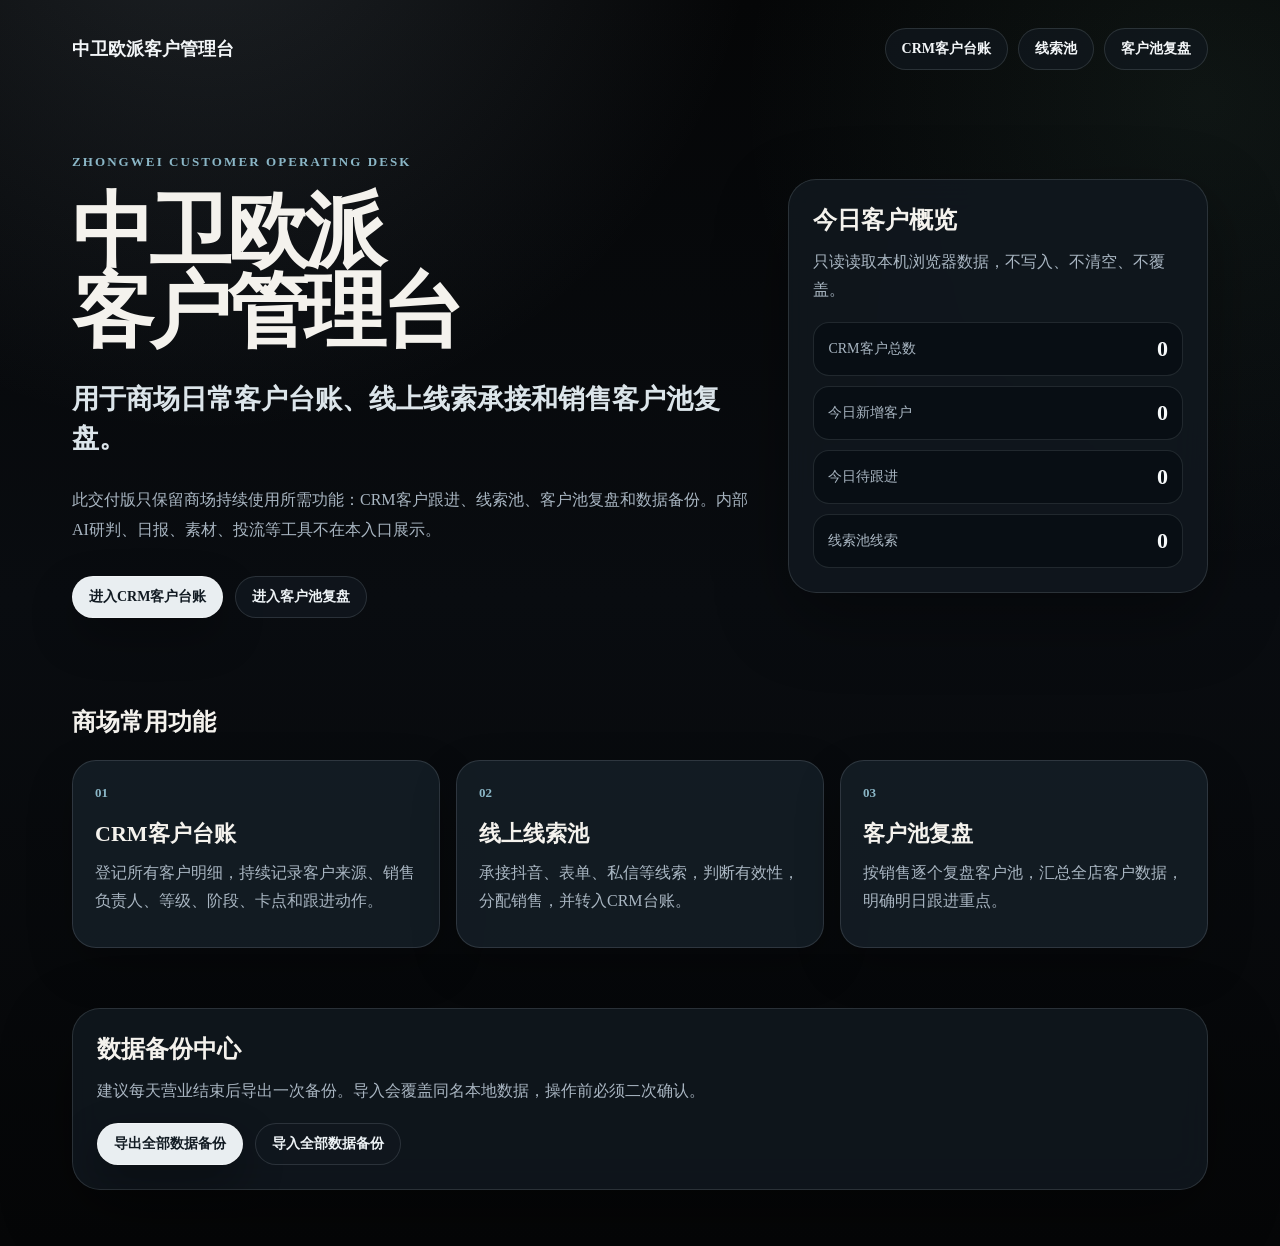
<file: zhongwei-delivery/index.html>
<!DOCTYPE html>
<html lang="zh-CN">
<head>
  <meta charset="UTF-8" />
  <meta name="viewport" content="width=device-width, initial-scale=1.0" />
  <title>中卫欧派客户管理台</title>
  <link rel="stylesheet" href="shared-ui.css" />
  <style>
    :root {
      --delivery-bg: #070b0e;
      --delivery-card: rgba(17, 24, 31, 0.86);
      --delivery-card-soft: rgba(23, 32, 41, 0.78);
      --delivery-text: #f3f6f8;
      --delivery-muted: #a9b6c2;
      --delivery-quiet: #7f8d9a;
      --delivery-border: rgba(214, 224, 232, 0.14);
      --delivery-border-strong: rgba(214, 224, 232, 0.24);
      --delivery-accent: #8bb7c7;
      --delivery-dark: #17212b;
      --delivery-shadow: 0 24px 70px rgba(0, 0, 0, 0.36);
    }

    * {
      box-sizing: border-box;
    }

    body {
      background:
        radial-gradient(circle at 18% 8%, rgba(91, 130, 145, 0.20), transparent 32%),
        radial-gradient(circle at 88% 14%, rgba(130, 151, 158, 0.13), transparent 30%),
        linear-gradient(90deg, rgba(7, 11, 14, 0.94), rgba(7, 11, 14, 0.82)),
        url("assets/hero-water-courtyard.png") center/cover no-repeat fixed,
        var(--delivery-bg);
      color: var(--delivery-text);
      margin: 0;
      min-height: 100vh;
    }

    .delivery-shell {
      margin: 0 auto;
      max-width: 1180px;
      padding: 28px 22px 56px;
    }

    .delivery-nav {
      align-items: center;
      display: flex;
      gap: 16px;
      justify-content: space-between;
      margin-bottom: 56px;
    }

    .delivery-brand {
      color: var(--delivery-text);
      font-size: 18px;
      font-weight: 760;
      text-decoration: none;
    }

    .delivery-nav-links {
      display: flex;
      flex-wrap: wrap;
      gap: 10px;
      justify-content: flex-end;
    }

    .delivery-nav-links a,
    .delivery-button {
      align-items: center;
      border-radius: 999px;
      display: inline-flex;
      font-size: 14px;
      font-weight: 680;
      justify-content: center;
      min-height: 42px;
      padding: 10px 16px;
      text-decoration: none;
      transition: transform 180ms ease, border-color 180ms ease, box-shadow 180ms ease, background 180ms ease;
      white-space: nowrap;
    }

    .delivery-nav-links a {
      background: rgba(17, 24, 31, 0.72);
      border: 1px solid var(--delivery-border);
      color: var(--delivery-text);
    }

    .delivery-nav-links a:hover,
    .delivery-button:hover {
      border-color: var(--delivery-border-strong);
      transform: translateY(-2px);
    }

    .delivery-hero {
      display: grid;
      gap: 28px;
      grid-template-columns: minmax(0, 1.05fr) minmax(320px, 0.64fr);
      min-height: 520px;
      align-items: center;
    }

    .delivery-kicker {
      color: var(--delivery-accent);
      font-size: 13px;
      font-weight: 780;
      letter-spacing: 0.16em;
      text-transform: uppercase;
    }

    h1 {
      font-size: clamp(42px, 7vw, 82px);
      font-weight: 660;
      letter-spacing: -0.055em;
      line-height: 0.98;
      margin: 22px 0 18px;
    }

    .delivery-lead {
      color: #dce5ea;
      font-size: clamp(18px, 2.4vw, 27px);
      font-weight: 620;
      line-height: 1.45;
      max-width: 760px;
    }

    .delivery-note {
      color: var(--delivery-muted);
      font-size: 16px;
      line-height: 1.85;
      margin-top: 18px;
      max-width: 720px;
    }

    .delivery-actions {
      display: flex;
      flex-wrap: wrap;
      gap: 12px;
      margin-top: 32px;
    }

    .delivery-button.primary {
      background: #e9eef1;
      border: 1px solid rgba(255, 255, 255, 0.34);
      box-shadow: 0 18px 44px rgba(0, 0, 0, 0.30);
      color: #111a22;
    }

    .delivery-button.secondary {
      background: rgba(17, 24, 31, 0.78);
      border: 1px solid var(--delivery-border);
      color: #eef3f6;
    }

    .delivery-panel {
      backdrop-filter: blur(18px);
      background: var(--delivery-card);
      border: 1px solid var(--delivery-border);
      border-radius: 28px;
      box-shadow: var(--delivery-shadow);
      padding: 24px;
    }

    .delivery-panel h2,
    .delivery-section h2 {
      font-size: 24px;
      margin: 0 0 12px;
    }

    .delivery-panel p {
      color: var(--delivery-muted);
      line-height: 1.75;
      margin: 0;
    }

    .delivery-stat-list {
      display: grid;
      gap: 10px;
      margin-top: 18px;
    }

    .delivery-stat {
      align-items: center;
      background: rgba(8, 13, 18, 0.72);
      border: 1px solid rgba(214, 224, 232, 0.12);
      border-radius: 16px;
      display: flex;
      justify-content: space-between;
      padding: 13px 14px;
    }

    .delivery-stat span {
      color: var(--delivery-muted);
      font-size: 14px;
    }

    .delivery-stat strong {
      color: #f7fafb;
      font-size: 22px;
    }

    .delivery-section {
      margin-top: 60px;
    }

    .delivery-grid {
      display: grid;
      gap: 16px;
      grid-template-columns: repeat(3, minmax(0, 1fr));
      margin-top: 22px;
    }

    .delivery-card {
      background: var(--delivery-card-soft);
      border: 1px solid var(--delivery-border);
      border-radius: 24px;
      box-shadow: 0 18px 46px rgba(0, 0, 0, 0.24);
      color: var(--delivery-text);
      min-height: 188px;
      padding: 22px;
      text-decoration: none;
      transition: transform 180ms ease, box-shadow 180ms ease, border-color 180ms ease;
    }

    .delivery-card:hover {
      border-color: rgba(139, 183, 199, 0.32);
      box-shadow: 0 24px 60px rgba(0, 0, 0, 0.34);
      transform: translateY(-3px);
    }

    .delivery-card span {
      color: var(--delivery-accent);
      font-size: 13px;
      font-weight: 780;
    }

    .delivery-card h3 {
      color: #f4f7f9;
      font-size: 22px;
      margin: 18px 0 10px;
    }

    .delivery-card p {
      color: var(--delivery-muted);
      line-height: 1.75;
      margin: 0;
    }

    .backup-actions {
      display: flex;
      flex-wrap: wrap;
      gap: 12px;
      margin-top: 18px;
    }

    .hidden {
      display: none;
    }

    @media (max-width: 860px) {
      .delivery-nav,
      .delivery-hero {
        align-items: stretch;
        grid-template-columns: 1fr;
      }

      .delivery-nav {
        flex-direction: column;
      }

      .delivery-nav-links {
        justify-content: flex-start;
      }

      .delivery-grid {
        grid-template-columns: 1fr;
      }
    }

    @media (max-width: 430px) {
      .delivery-shell {
        padding: 20px 14px 44px;
      }

      .delivery-actions,
      .backup-actions {
        flex-direction: column;
      }

      .delivery-button,
      .delivery-nav-links a {
        width: 100%;
      }
    }
  </style>
</head>
<body>
  <main class="delivery-shell">
    <nav class="delivery-nav" aria-label="中卫商场交付版导航">
      <a class="delivery-brand" href="index.html">中卫欧派客户管理台</a>
      <div class="delivery-nav-links">
        <a href="crm.html">CRM客户台账</a>
        <a href="douyin-leads.html">线索池</a>
        <a href="customer-review.html">客户池复盘</a>
      </div>
    </nav>

    <section class="delivery-hero">
      <div>
        <div class="delivery-kicker">ZHONGWEI CUSTOMER OPERATING DESK</div>
        <h1>中卫欧派<br />客户管理台</h1>
        <p class="delivery-lead">用于商场日常客户台账、线上线索承接和销售客户池复盘。</p>
        <p class="delivery-note">此交付版只保留商场持续使用所需功能：CRM客户跟进、线索池、客户池复盘和数据备份。内部AI研判、日报、素材、投流等工具不在本入口展示。</p>
        <div class="delivery-actions">
          <a class="delivery-button primary" href="crm.html">进入CRM客户台账</a>
          <a class="delivery-button secondary" href="customer-review.html">进入客户池复盘</a>
        </div>
      </div>

      <aside class="delivery-panel" aria-label="今日客户概览">
        <h2>今日客户概览</h2>
        <p>只读读取本机浏览器数据，不写入、不清空、不覆盖。</p>
        <div class="delivery-stat-list">
          <div class="delivery-stat"><span>CRM客户总数</span><strong id="statCustomers">0</strong></div>
          <div class="delivery-stat"><span>今日新增客户</span><strong id="statTodayNew">0</strong></div>
          <div class="delivery-stat"><span>今日待跟进</span><strong id="statTodayFollow">0</strong></div>
          <div class="delivery-stat"><span>线索池线索</span><strong id="statLeads">0</strong></div>
        </div>
      </aside>
    </section>

    <section class="delivery-section" aria-labelledby="toolsTitle">
      <h2 id="toolsTitle">商场常用功能</h2>
      <div class="delivery-grid">
        <a class="delivery-card" href="crm.html">
          <span>01</span>
          <h3>CRM客户台账</h3>
          <p>登记所有客户明细，持续记录客户来源、销售负责人、等级、阶段、卡点和跟进动作。</p>
        </a>
        <a class="delivery-card" href="douyin-leads.html">
          <span>02</span>
          <h3>线上线索池</h3>
          <p>承接抖音、表单、私信等线索，判断有效性，分配销售，并转入CRM台账。</p>
        </a>
        <a class="delivery-card" href="customer-review.html">
          <span>03</span>
          <h3>客户池复盘</h3>
          <p>按销售逐个复盘客户池，汇总全店客户数据，明确明日跟进重点。</p>
        </a>
      </div>
    </section>

    <section class="delivery-section delivery-panel" aria-labelledby="backupTitle">
      <h2 id="backupTitle">数据备份中心</h2>
      <p>建议每天营业结束后导出一次备份。导入会覆盖同名本地数据，操作前必须二次确认。</p>
      <div class="backup-actions">
        <button class="delivery-button primary" type="button" onclick="exportAllDataBackup()">导出全部数据备份</button>
        <button class="delivery-button secondary" type="button" onclick="document.getElementById('backupFileInput').click()">导入全部数据备份</button>
        <input id="backupFileInput" class="hidden" type="file" accept="application/json,.json" onchange="importAllDataBackup(event)" />
      </div>
    </section>
  </main>

  <script>
    const CRM_KEY = "decorationStoreCrmCustomers";
    const LEADS_KEY = "douyinLeads";

    function safeJsonParse(raw, fallback) {
      try {
        return raw ? JSON.parse(raw) : fallback;
      } catch (error) {
        return fallback;
      }
    }

    function todayDate() {
      const date = new Date();
      const year = date.getFullYear();
      const month = String(date.getMonth() + 1).padStart(2, "0");
      const day = String(date.getDate()).padStart(2, "0");
      return `${year}-${month}-${day}`;
    }

    function readArray(key) {
      const value = safeJsonParse(localStorage.getItem(key), []);
      return Array.isArray(value) ? value : [];
    }

    function normalizeDate(value) {
      return String(value || "").slice(0, 10);
    }

    function isClosedCustomer(customer) {
      const stage = String(customer.stage || customer.status || "");
      const level = String(customer.level || customer.grade || "");
      return stage.includes("死单") || stage.includes("已签单") || level.includes("死单");
    }

    function renderStats() {
      const customers = readArray(CRM_KEY);
      const leads = readArray(LEADS_KEY);
      const today = todayDate();
      const todayNew = customers.filter((customer) => normalizeDate(customer.newCustomerDate || customer.createdAt || customer.createTime) === today).length;
      const todayFollow = customers.filter((customer) => normalizeDate(customer.nextFollowDate || customer.nextFollowTime) === today && !isClosedCustomer(customer)).length;

      document.getElementById("statCustomers").textContent = customers.length;
      document.getElementById("statTodayNew").textContent = todayNew;
      document.getElementById("statTodayFollow").textContent = todayFollow;
      document.getElementById("statLeads").textContent = leads.length;
    }

    function formatBackupTimestamp() {
      const now = new Date();
      const pad = (num) => String(num).padStart(2, "0");
      return `${now.getFullYear()}${pad(now.getMonth() + 1)}${pad(now.getDate())}-${pad(now.getHours())}${pad(now.getMinutes())}`;
    }

    function collectLocalStorageSnapshot() {
      const storage = {};
      for (let index = 0; index < localStorage.length; index += 1) {
        const key = localStorage.key(index);
        if (key) storage[key] = localStorage.getItem(key);
      }
      return storage;
    }

    function exportAllDataBackup() {
      const payload = {
        app: "zhongwei-delivery",
        exportedAt: new Date().toISOString(),
        note: "中卫欧派客户管理台 localStorage 全量备份。",
        localStorageData: collectLocalStorageSnapshot()
      };
      const blob = new Blob([JSON.stringify(payload, null, 2)], { type: "application/json;charset=utf-8" });
      const link = document.createElement("a");
      link.href = URL.createObjectURL(blob);
      link.download = `zhongwei-customer-backup-${formatBackupTimestamp()}.json`;
      document.body.appendChild(link);
      link.click();
      link.remove();
      URL.revokeObjectURL(link.href);
      alert("已生成全部数据备份文件。");
    }

    function importAllDataBackup(event) {
      const file = event.target.files && event.target.files[0];
      event.target.value = "";
      if (!file) return;

      const reader = new FileReader();
      reader.onload = () => {
        const parsed = safeJsonParse(String(reader.result || ""), null);
        const storage = parsed && (parsed.localStorageData || parsed.localStorage);
        if (!storage || typeof storage !== "object" || Array.isArray(storage)) {
          alert("备份文件格式不正确。");
          return;
        }

        const firstConfirm = confirm("导入会覆盖同名本地数据。请确认已经备份当前数据，是否继续？");
        if (!firstConfirm) return;

        const confirmText = prompt("请输入：覆盖导入全部数据");
        if (confirmText !== "覆盖导入全部数据") {
          alert("确认词不正确，已取消导入。");
          return;
        }

        const beforeKey = `zhongweiDeliveryBackupBeforeImport_${Date.now()}`;
        localStorage.setItem(beforeKey, JSON.stringify({
          createdAt: new Date().toISOString(),
          localStorageData: collectLocalStorageSnapshot()
        }));

        Object.entries(storage).forEach(([key, value]) => {
          localStorage.setItem(key, String(value));
        });

        renderStats();
        alert("导入完成。系统已自动保留导入前备份。");
      };
      reader.readAsText(file, "utf-8");
    }

    renderStats();
  </script>
</body>
</html>
</file>
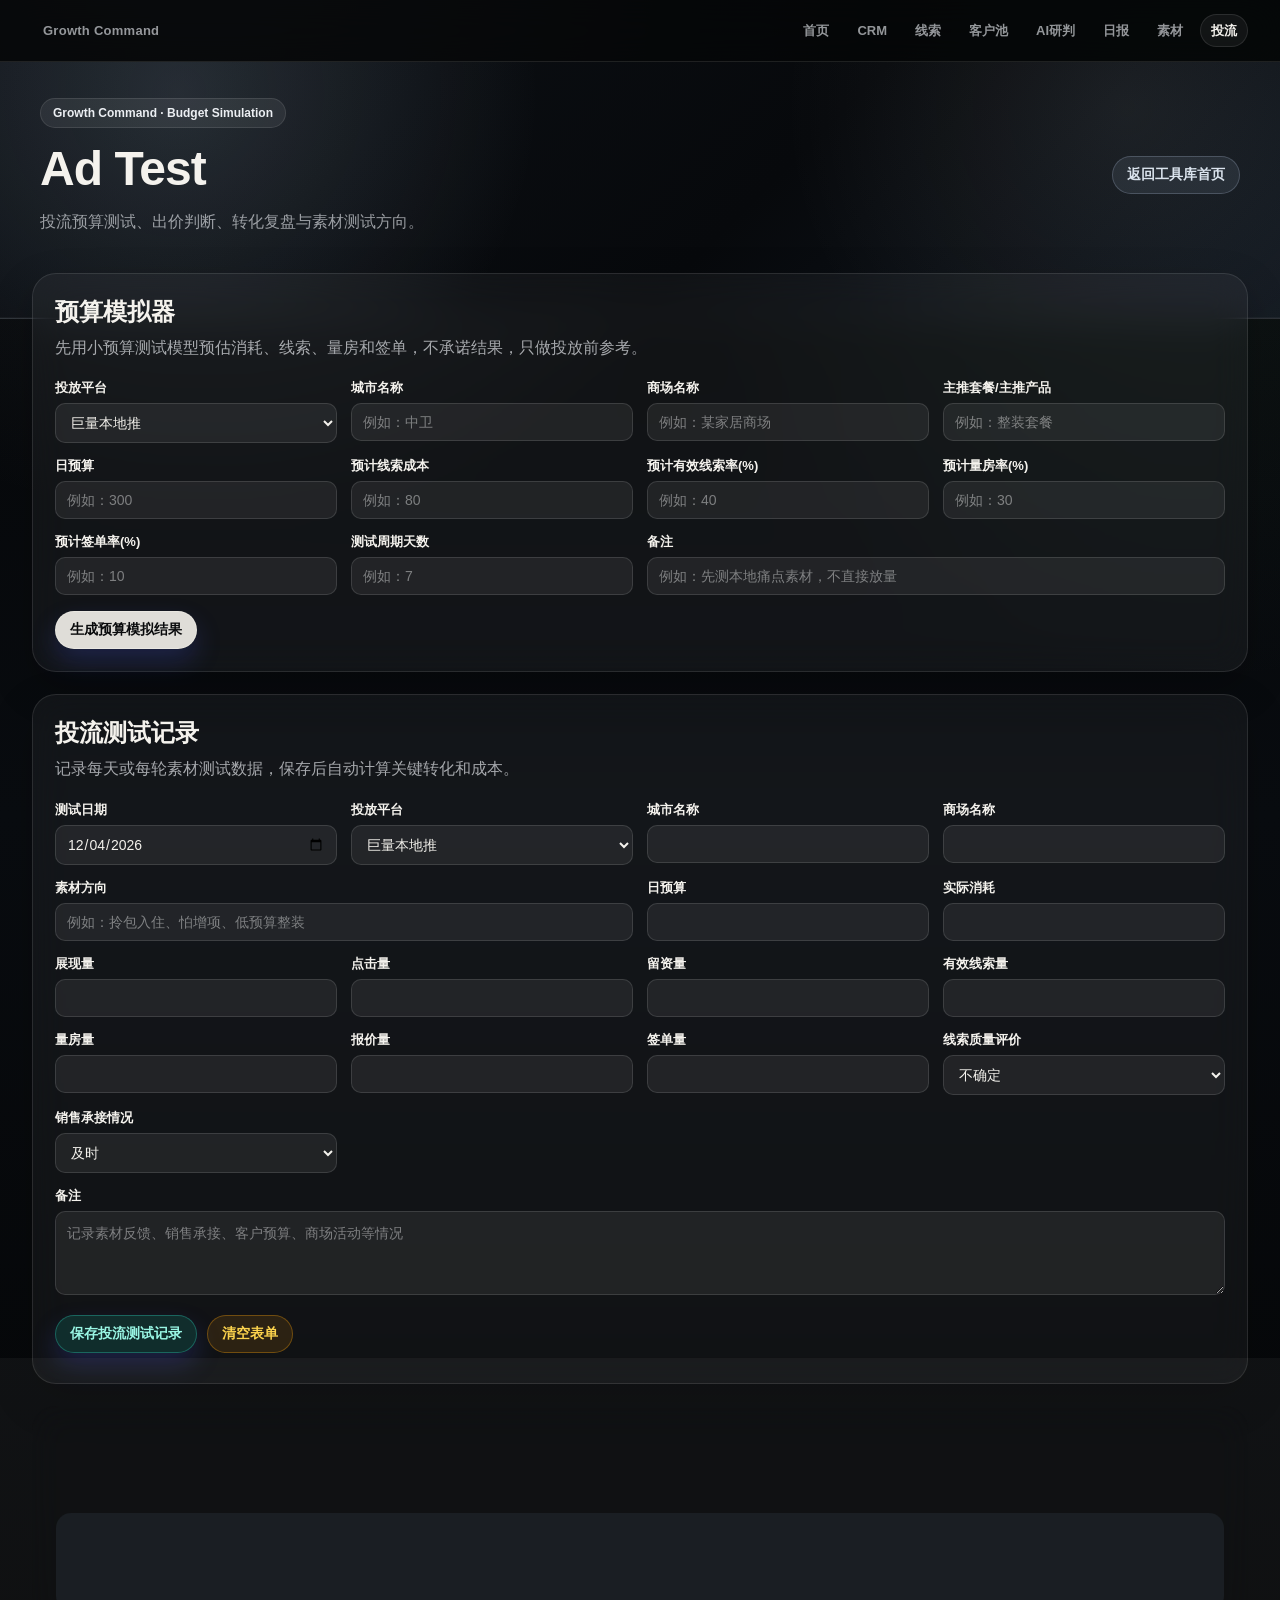
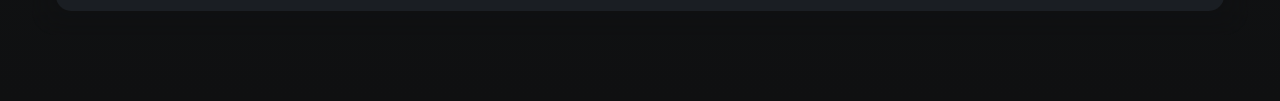
<file: ad-test.html>
<!DOCTYPE html>
<html lang="zh-CN">
<head>
  <meta charset="UTF-8" />
  <meta name="viewport" content="width=device-width, initial-scale=1.0" />
  <title>Ad Test | Growth Command</title>
  <style>
    :root {
      --bg: #eef3fb;
      --panel: #ffffff;
      --line: #dbe4f0;
      --text: #172033;
      --muted: #64748b;
      --brand: #4657f0;
      --blue: #2563eb;
      --green: #12945a;
      --red: #d04444;
      --teal: #0891b2;
      --amber: #d97706;
      --shadow: 0 18px 50px rgba(21, 34, 66, 0.09);
      --gradient-primary: linear-gradient(135deg, #3861ff 0%, #6757f5 52%, #08b6d8 100%);
      --gradient-dark: radial-gradient(circle at 18% 16%, rgba(77, 208, 255, 0.28), transparent 34%),
        radial-gradient(circle at 86% 8%, rgba(132, 92, 255, 0.34), transparent 30%),
        linear-gradient(135deg, #111827 0%, #172554 50%, #0f172a 100%);
    }

    * {
      box-sizing: border-box;
    }

    body {
      margin: 0;
      background:
        radial-gradient(circle at 8% 0%, rgba(70, 87, 240, 0.14), transparent 28%),
        radial-gradient(circle at 96% 12%, rgba(8, 182, 216, 0.13), transparent 30%),
        var(--bg);
      color: var(--text);
      font-family: -apple-system, BlinkMacSystemFont, "PingFang SC", "Microsoft YaHei", sans-serif;
    }

    header {
      background: var(--gradient-dark);
      color: #fff;
      overflow: hidden;
      padding: 36px 40px 82px;
      position: relative;
    }

    header::before {
      background:
        linear-gradient(rgba(255, 255, 255, 0.055) 1px, transparent 1px),
        linear-gradient(90deg, rgba(255, 255, 255, 0.055) 1px, transparent 1px);
      background-size: 42px 42px;
      content: "";
      inset: 0;
      opacity: 0.32;
      position: absolute;
    }

    .hero {
      align-items: center;
      display: grid;
      gap: 22px;
      grid-template-columns: minmax(260px, 1fr) auto;
      margin: 0 auto;
      max-width: 1280px;
      position: relative;
      z-index: 1;
    }

    .eyebrow {
      background: rgba(255, 255, 255, 0.09);
      border: 1px solid rgba(255, 255, 255, 0.15);
      border-radius: 999px;
      color: #c7f1ff;
      display: inline-flex;
      font-size: 12px;
      font-weight: 800;
      margin-bottom: 14px;
      padding: 7px 12px;
    }

    h1,
    h2,
    h3,
    p {
      margin: 0;
    }

    h1 {
      font-size: clamp(32px, 4vw, 48px);
      letter-spacing: 0;
      line-height: 1.12;
    }

    .subtitle {
      color: #dbeafe;
      line-height: 1.75;
      margin-top: 12px;
      max-width: 760px;
    }

    main {
      margin: -46px auto 0;
      max-width: 1280px;
      padding: 0 32px 44px;
      position: relative;
      z-index: 2;
    }

    .card {
      background: rgba(255, 255, 255, 0.94);
      border: 1px solid rgba(219, 228, 240, 0.92);
      border-radius: 20px;
      box-shadow: var(--shadow);
      margin-bottom: 22px;
      padding: 22px;
      backdrop-filter: blur(10px);
    }

    .section-head {
      align-items: flex-start;
      display: flex;
      gap: 16px;
      justify-content: space-between;
      margin-bottom: 18px;
    }

    .section-note {
      color: var(--muted);
      line-height: 1.65;
      margin-top: 7px;
    }

    .form-grid {
      display: grid;
      gap: 14px;
      grid-template-columns: repeat(4, minmax(0, 1fr));
    }

    .wide {
      grid-column: span 2;
    }

    .full {
      grid-column: 1 / -1;
    }

    label {
      color: #344054;
      display: block;
      font-size: 13px;
      font-weight: 800;
      margin-bottom: 6px;
    }

    input,
    select,
    textarea {
      background: #fbfdff;
      border: 1px solid #d7e0ec;
      border-radius: 10px;
      color: var(--text);
      font: inherit;
      font-size: 14px;
      outline: none;
      padding: 10px 11px;
      width: 100%;
    }

    textarea {
      line-height: 1.6;
      min-height: 84px;
      resize: vertical;
    }

    input:focus,
    select:focus,
    textarea:focus {
      background: #fff;
      border-color: var(--brand);
      box-shadow: 0 0 0 4px rgba(70, 87, 240, 0.13);
    }

    button,
    a.button-link {
      align-items: center;
      border: 0;
      border-radius: 10px;
      color: #fff;
      cursor: pointer;
      display: inline-flex;
      font: inherit;
      font-size: 14px;
      font-weight: 800;
      justify-content: center;
      min-height: 38px;
      padding: 9px 14px;
      text-decoration: none;
      transition: transform 0.16s ease, box-shadow 0.16s ease, filter 0.16s ease;
      white-space: nowrap;
    }

    button:hover,
    a.button-link:hover {
      filter: brightness(0.96);
      transform: translateY(-1px);
    }

    .btn-primary {
      background: var(--gradient-primary);
      box-shadow: 0 12px 26px rgba(70, 87, 240, 0.22);
    }

    .btn-blue {
      background: var(--blue);
    }

    .btn-green {
      background: var(--green);
    }

    .btn-red {
      background: var(--red);
    }

    .btn-light {
      background: #f1f5f9;
      color: #334155;
      box-shadow: none;
    }

    .return-home-btn {
      background: rgba(255, 255, 255, 0.98);
      border: 1px solid rgba(96, 165, 250, 0.75);
      color: #172554 !important;
      box-shadow: 0 12px 28px rgba(15, 23, 42, 0.2);
    }

    .return-home-btn:hover {
      background: #fff;
      border-color: rgba(37, 99, 235, 0.9);
      color: #0f172a !important;
      box-shadow: 0 16px 34px rgba(37, 99, 235, 0.28);
    }

    .button-row {
      display: flex;
      flex-wrap: wrap;
      gap: 10px;
      margin-top: 16px;
    }

    .result-grid {
      display: grid;
      gap: 12px;
      grid-template-columns: repeat(5, minmax(0, 1fr));
      margin-top: 16px;
    }

    .metric {
      background: #f8fbff;
      border: 1px solid #dbeafe;
      border-radius: 14px;
      padding: 14px;
    }

    .metric span {
      color: var(--muted);
      display: block;
      font-size: 13px;
      font-weight: 700;
    }

    .metric strong {
      color: #1d2f7a;
      display: block;
      font-size: 24px;
      margin-top: 8px;
    }

    .advice-box {
      background: #f8fbff;
      border: 1px solid #dbeafe;
      border-radius: 14px;
      color: #26364f;
      line-height: 1.75;
      margin-top: 14px;
      padding: 16px;
      white-space: pre-wrap;
    }

    .table-wrapper {
      border: 1px solid #dbe4f0;
      border-radius: 16px;
      overflow: auto;
    }

    table {
      border-collapse: collapse;
      min-width: 1320px;
      width: 100%;
    }

    th,
    td {
      border-bottom: 1px solid #e7edf6;
      font-size: 13px;
      padding: 12px;
      text-align: left;
      vertical-align: top;
      white-space: nowrap;
    }

    th {
      background: #f2f6ff;
      color: #334155;
      font-weight: 900;
      position: sticky;
      top: 0;
      z-index: 1;
    }

    tr:hover td {
      background: #fbfdff;
    }

    .text-cell {
      max-width: 260px;
      white-space: normal;
    }

    .tag {
      border-radius: 999px;
      display: inline-flex;
      font-size: 12px;
      font-weight: 800;
      padding: 5px 9px;
    }

    .tag-good {
      background: #ecfdf3;
      color: var(--green);
    }

    .tag-watch {
      background: #fff7ed;
      color: var(--amber);
    }

    .tag-risk {
      background: #fff1f2;
      color: var(--red);
    }

    .empty-tip {
      color: var(--muted);
      padding: 18px;
      text-align: center;
    }

    .copy-tip {
      color: var(--green);
      font-size: 13px;
      font-weight: 800;
      margin-top: 8px;
    }

    .hidden {
      display: none;
    }

    @media (max-width: 980px) {
      header {
        padding: 30px 20px 78px;
      }

      .hero {
        display: block;
      }

      main {
        padding: 0 14px 36px;
      }

      .form-grid,
      .result-grid {
        grid-template-columns: repeat(2, minmax(0, 1fr));
      }

      .wide,
      .full {
        grid-column: 1 / -1;
      }
    }

    @media (max-width: 560px) {
      .form-grid,
      .result-grid {
        grid-template-columns: 1fr;
      }

      .card {
        border-radius: 16px;
        padding: 16px;
      }
    }
  </style>
  <link rel="stylesheet" href="shared-ui.css" />
</head>

<body>
  <nav class="gc-shell" aria-label="Growth Command 功能导航">
    <div class="gc-nav">
      <a class="gc-brand" href="index.html">Growth Command</a>
      <div class="gc-nav-links">
        <a href="index.html">首页</a>
        <a href="crm.html">CRM</a>
        <a href="douyin-leads.html">线索</a>
        <a href="customer-review.html">客户池</a>
        <a href="city-analysis.html">AI研判</a>
        <a href="report.html">日报</a>
        <a href="material-lab.html">素材</a>
        <a href="ad-test.html" class="is-active">投流</a>
      </div>
    </div>
  </nav>
  <header>
    <div class="hero">
      <div>
        <div class="eyebrow">Growth Command · Budget Simulation</div>
        <h1>Ad Test</h1>
        <p class="subtitle">投流预算测试、出价判断、转化复盘与素材测试方向。</p>
      </div>
      <div class="button-row">
        <a class="button-link btn-light return-home-btn" href="index.html">返回工具库首页</a>
      </div>
    </div>
  </header>

  <main>
    <section class="card">
      <div class="section-head">
        <div>
          <h2>预算模拟器</h2>
          <p class="section-note">先用小预算测试模型预估消耗、线索、量房和签单，不承诺结果，只做投放前参考。</p>
        </div>
      </div>

      <div class="form-grid">
        <div>
          <label for="simPlatform">投放平台</label>
          <select id="simPlatform">
            <option>巨量本地推</option>
            <option>抖音信息流</option>
            <option>腾讯广告</option>
            <option>小红书</option>
            <option>其他</option>
          </select>
        </div>
        <div>
          <label for="simCity">城市名称</label>
          <input id="simCity" placeholder="例如：中卫" />
        </div>
        <div>
          <label for="simMall">商场名称</label>
          <input id="simMall" placeholder="例如：某家居商场" />
        </div>
        <div>
          <label for="simProduct">主推套餐/主推产品</label>
          <input id="simProduct" placeholder="例如：整装套餐" />
        </div>
        <div>
          <label for="simDailyBudget">日预算</label>
          <input id="simDailyBudget" type="number" min="0" step="1" placeholder="例如：300" />
        </div>
        <div>
          <label for="simLeadCost">预计线索成本</label>
          <input id="simLeadCost" type="number" min="0" step="1" placeholder="例如：80" />
        </div>
        <div>
          <label for="simValidRate">预计有效线索率(%)</label>
          <input id="simValidRate" type="number" min="0" max="100" step="1" placeholder="例如：40" />
        </div>
        <div>
          <label for="simMeasureRate">预计量房率(%)</label>
          <input id="simMeasureRate" type="number" min="0" max="100" step="1" placeholder="例如：30" />
        </div>
        <div>
          <label for="simSignRate">预计签单率(%)</label>
          <input id="simSignRate" type="number" min="0" max="100" step="1" placeholder="例如：10" />
        </div>
        <div>
          <label for="simDays">测试周期天数</label>
          <input id="simDays" type="number" min="1" step="1" placeholder="例如：7" />
        </div>
        <div class="wide">
          <label for="simNote">备注</label>
          <input id="simNote" placeholder="例如：先测本地痛点素材，不直接放量" />
        </div>
      </div>

      <div class="button-row">
        <button class="btn-primary" onclick="generateSimulation()">生成预算模拟结果</button>
      </div>

      <div id="simulationResult" class="hidden"></div>
    </section>

    <section class="card">
      <div class="section-head">
        <div>
          <h2>投流测试记录</h2>
          <p class="section-note">记录每天或每轮素材测试数据，保存后自动计算关键转化和成本。</p>
        </div>
      </div>

      <div class="form-grid">
        <div>
          <label for="recordDate">测试日期</label>
          <input id="recordDate" type="date" />
        </div>
        <div>
          <label for="recordPlatform">投放平台</label>
          <select id="recordPlatform">
            <option>巨量本地推</option>
            <option>抖音信息流</option>
            <option>腾讯广告</option>
            <option>小红书</option>
            <option>其他</option>
          </select>
        </div>
        <div>
          <label for="recordCity">城市名称</label>
          <input id="recordCity" />
        </div>
        <div>
          <label for="recordMall">商场名称</label>
          <input id="recordMall" />
        </div>
        <div class="wide">
          <label for="recordMaterial">素材方向</label>
          <input id="recordMaterial" placeholder="例如：拎包入住、怕增项、低预算整装" />
        </div>
        <div>
          <label for="recordDailyBudget">日预算</label>
          <input id="recordDailyBudget" type="number" min="0" step="1" />
        </div>
        <div>
          <label for="recordSpend">实际消耗</label>
          <input id="recordSpend" type="number" min="0" step="1" />
        </div>
        <div>
          <label for="recordImpressions">展现量</label>
          <input id="recordImpressions" type="number" min="0" step="1" />
        </div>
        <div>
          <label for="recordClicks">点击量</label>
          <input id="recordClicks" type="number" min="0" step="1" />
        </div>
        <div>
          <label for="recordLeads">留资量</label>
          <input id="recordLeads" type="number" min="0" step="1" />
        </div>
        <div>
          <label for="recordValidLeads">有效线索量</label>
          <input id="recordValidLeads" type="number" min="0" step="1" />
        </div>
        <div>
          <label for="recordMeasures">量房量</label>
          <input id="recordMeasures" type="number" min="0" step="1" />
        </div>
        <div>
          <label for="recordQuotes">报价量</label>
          <input id="recordQuotes" type="number" min="0" step="1" />
        </div>
        <div>
          <label for="recordSigns">签单量</label>
          <input id="recordSigns" type="number" min="0" step="1" />
        </div>
        <div>
          <label for="recordQuality">线索质量评价</label>
          <select id="recordQuality">
            <option>不确定</option>
            <option>高</option>
            <option>中</option>
            <option>低</option>
          </select>
        </div>
        <div>
          <label for="recordSalesFollow">销售承接情况</label>
          <select id="recordSalesFollow">
            <option>及时</option>
            <option>一般</option>
            <option>滞后</option>
            <option>未跟进</option>
          </select>
        </div>
        <div class="full">
          <label for="recordNote">备注</label>
          <textarea id="recordNote" placeholder="记录素材反馈、销售承接、客户预算、商场活动等情况"></textarea>
        </div>
      </div>

      <div class="button-row">
        <button class="btn-primary" onclick="saveAdRecord()">保存投流测试记录</button>
        <button class="btn-light" onclick="clearRecordForm()">清空表单</button>
      </div>
      <div id="recordTip" class="copy-tip"></div>
    </section>

    <section class="card">
      <div class="section-head">
        <div>
          <h2>历史测试记录</h2>
          <p class="section-note">记录保存在当前浏览器 localStorage 中，刷新页面不会丢失。</p>
        </div>
      </div>

      <div class="table-wrapper">
        <table>
          <thead>
            <tr>
              <th>测试信息</th>
              <th>投放数据</th>
              <th>转化数据</th>
              <th>成本</th>
              <th>结论建议</th>
              <th>操作</th>
            </tr>
          </thead>
          <tbody id="recordList"></tbody>
        </table>
      </div>
    </section>
  </main>

  <script>
    const AD_STORAGE_KEY = "pointAdTestRecords";
    let adRecords = loadAdRecords();

    function num(id) {
      const value = Number(document.getElementById(id).value);
      return Number.isFinite(value) && value >= 0 ? value : 0;
    }

    function text(id) {
      const element = document.getElementById(id);
      return element ? element.value.trim() : "";
    }

    function setText(id, value) {
      const element = document.getElementById(id);
      if (element) {
        element.innerText = value;
      }
    }

    function escapeHtml(value) {
      return String(value || "")
        .replace(/&/g, "&amp;")
        .replace(/</g, "&lt;")
        .replace(/>/g, "&gt;")
        .replace(/"/g, "&quot;")
        .replace(/'/g, "&#039;");
    }

    function formatMoney(value) {
      if (!Number.isFinite(value)) {
        return "-";
      }
      return `¥${Math.round(value).toLocaleString("zh-CN")}`;
    }

    function formatNumber(value) {
      if (!Number.isFinite(value)) {
        return "-";
      }
      return Number(value.toFixed(2)).toLocaleString("zh-CN");
    }

    function formatRate(numerator, denominator) {
      if (!denominator) {
        return "0%";
      }
      return `${Math.round((numerator / denominator) * 1000) / 10}%`;
    }

    function safeCost(spend, count) {
      return count ? spend / count : null;
    }

    function formatCost(value) {
      return value === null || !Number.isFinite(value) ? "-" : formatMoney(value);
    }

    function today() {
      const date = new Date();
      const year = date.getFullYear();
      const month = String(date.getMonth() + 1).padStart(2, "0");
      const day = String(date.getDate()).padStart(2, "0");
      return `${year}-${month}-${day}`;
    }

    function createId() {
      return `ad-${Date.now()}-${Math.random().toString(16).slice(2)}`;
    }

    function generateSimulation() {
      const dailyBudget = num("simDailyBudget");
      const leadCost = num("simLeadCost");
      const validRate = num("simValidRate") / 100;
      const measureRate = num("simMeasureRate") / 100;
      const signRate = num("simSignRate") / 100;
      const days = Math.max(1, num("simDays"));
      const totalSpend = dailyBudget * days;
      const leads = leadCost ? totalSpend / leadCost : 0;
      const validLeads = leads * validRate;
      const measures = validLeads * measureRate;
      const signs = measures * signRate;
      const advice = buildSimulationAdvice({ dailyBudget, leadCost, validRate, measureRate, signRate, days, leads, validLeads, measures, signs });

      document.getElementById("simulationResult").classList.remove("hidden");
      document.getElementById("simulationResult").innerHTML = `
        <div class="result-grid">
          ${metric("预计总消耗", formatMoney(totalSpend))}
          ${metric("预计线索数", `${formatNumber(leads)}条`)}
          ${metric("预计有效线索数", `${formatNumber(validLeads)}条`)}
          ${metric("预计量房数", `${formatNumber(measures)}组`)}
          ${metric("预计签单数", `${formatNumber(signs)}单`)}
        </div>
        <div class="advice-box">${escapeHtml(advice)}</div>
      `;
    }

    function metric(label, value) {
      return `<div class="metric"><span>${escapeHtml(label)}</span><strong>${escapeHtml(value)}</strong></div>`;
    }

    function buildSimulationAdvice(data) {
      const lines = [];

      if (!data.dailyBudget || !data.leadCost) {
        lines.push("当前预算或预计线索成本信息不足，建议先补充日预算和预计线索成本，再判断测试可行性。");
      } else if (data.dailyBudget <= 500 && data.days <= 10) {
        lines.push("当前预算更适合先做小预算测试，重点看素材方向、线索质量和销售承接，不建议一开始直接放量。");
      } else {
        lines.push("当前预算规模需要谨慎观察，建议仍按小预算测试逻辑分阶段验证，先看有效线索再决定是否放量。");
      }

      if (data.leads < 10) {
        lines.push("预计线索量偏少，可能不足以判断素材方向，建议延长测试周期或降低线索成本后再评估。");
      } else {
        lines.push("预计线索量可以作为初步判断素材方向的参考，但仍需结合有效线索和后端转化看结果。");
      }

      if (data.validRate > 0 && data.validRate < 0.3) {
        lines.push("预计有效线索率偏低，建议先优化素材表达、定向人群和销售首轮承接，不要只看线索成本。");
      }

      if (data.measureRate > 0 && data.measureRate < 0.25) {
        lines.push("预计量房率偏低，建议检查销售跟进速度、客户需求挖掘和邀约动作。");
      }

      if (data.signRate > 0 && data.signRate < 0.12) {
        lines.push("预计签单率偏低，建议检查方案、报价、活动政策、客户预算匹配和设计师承接。");
      }

      lines.push("以上结果只做投流测试模拟参考，不承诺一定签单，实际投放需要结合素材质量、城市市场、团队承接和活动政策复盘。");
      return lines.join("\n");
    }

    function collectRecord() {
      return {
        id: createId(),
        createdAt: new Date().toISOString(),
        date: text("recordDate") || today(),
        platform: text("recordPlatform"),
        city: text("recordCity"),
        mall: text("recordMall"),
        material: text("recordMaterial"),
        dailyBudget: num("recordDailyBudget"),
        spend: num("recordSpend"),
        impressions: num("recordImpressions"),
        clicks: num("recordClicks"),
        leads: num("recordLeads"),
        validLeads: num("recordValidLeads"),
        measures: num("recordMeasures"),
        quotes: num("recordQuotes"),
        signs: num("recordSigns"),
        quality: text("recordQuality"),
        salesFollow: text("recordSalesFollow"),
        note: text("recordNote")
      };
    }

    function enrichRecord(record) {
      const metrics = {
        clickRate: formatRate(record.clicks, record.impressions),
        leadRate: formatRate(record.leads, record.clicks),
        validRate: formatRate(record.validLeads, record.leads),
        measureRate: formatRate(record.measures, record.validLeads),
        quoteRate: formatRate(record.quotes, record.measures),
        signRate: formatRate(record.signs, record.quotes || record.leads),
        leadCost: safeCost(record.spend, record.leads),
        validLeadCost: safeCost(record.spend, record.validLeads),
        measureCost: safeCost(record.spend, record.measures),
        signCost: safeCost(record.spend, record.signs)
      };

      return {
        ...record,
        metrics,
        conclusion: buildRecordConclusion(record)
      };
    }

    function saveAdRecord() {
      const record = enrichRecord(collectRecord());

      if (!record.date || !record.platform) {
        alert("请至少填写测试日期和投放平台");
        return;
      }

      adRecords.unshift(record);
      saveAdRecords();
      clearRecordForm();
      renderRecords();
      setText("recordTip", "投流测试记录已保存");
    }

    function buildRecordConclusion(record) {
      const lines = [];

      if (record.leads < 5 && record.spend < 500) {
        lines.push("样本量不足，建议继续观察，不要过早判断素材好坏。");
        lines.push("建议继续小预算测试，先积累有效线索和承接反馈。");
        return lines.join("\n");
      }

      if (record.leads > 0 && record.validLeads === 0) {
        lines.push("有留资但暂无有效线索，建议优化素材方向，检查表单筛选、客户真实需求和销售首联质量。");
        lines.push("建议暂不放大预算，可降低预算观察或更换素材继续测试。");
      } else if (record.validLeads > 0 && record.measures === 0) {
        lines.push("已有有效线索但暂无量房，优先检查客户质量、销售跟进速度和需求挖掘。");
        lines.push(["滞后", "未跟进"].includes(record.salesFollow) ? "建议加强销售承接，先把首联、回访和邀约动作跑顺。" : "建议继续小预算测试，同时优化邀约量房话术。");
      } else if (record.measures > 0 && record.quotes === 0) {
        lines.push("已有量房但暂无报价，优先检查设计师承接、方案输出节奏和报价准备。");
        lines.push("建议优化报价/方案转化，暂不盲目放大预算。");
      } else if (record.quotes > 0 && record.signs === 0) {
        lines.push("已有报价但暂无签单，优先检查价格、活动政策、客户预算匹配和逼单动作。");
        lines.push("建议暂不放大预算，先复盘报价后的跟进节奏。");
      } else if (record.signs > 0) {
        lines.push("当前测试已产生签单，可继续观察线索质量和签单成本。");
        lines.push("建议继续小预算测试，稳定后再分阶段加预算，不建议一次性大幅放量。");
      } else {
        lines.push("当前数据仍需继续观察，建议结合有效线索率、销售承接和后端转化综合判断。");
      }

      if (record.quality === "低") {
        lines.push("线索质量评价偏低，建议优先优化素材方向和定向，不要只看单条线索成本。");
      }

      if (["滞后", "未跟进"].includes(record.salesFollow)) {
        lines.push("销售承接存在滞后，建议先统一跟进机制，否则投流放量容易造成线索浪费。");
      }

      return lines.join("\n");
    }

    function clearRecordForm() {
      [
        "recordCity",
        "recordMall",
        "recordMaterial",
        "recordDailyBudget",
        "recordSpend",
        "recordImpressions",
        "recordClicks",
        "recordLeads",
        "recordValidLeads",
        "recordMeasures",
        "recordQuotes",
        "recordSigns",
        "recordNote"
      ].forEach(id => {
        document.getElementById(id).value = "";
      });
      document.getElementById("recordDate").value = today();
      document.getElementById("recordPlatform").value = "巨量本地推";
      document.getElementById("recordQuality").value = "不确定";
      document.getElementById("recordSalesFollow").value = "及时";
    }

    function loadAdRecords() {
      const saved = localStorage.getItem(AD_STORAGE_KEY);
      if (!saved) {
        return [];
      }

      try {
        const parsed = JSON.parse(saved);
        return Array.isArray(parsed) ? parsed.map(enrichRecord) : [];
      } catch (error) {
        console.error("投流测试记录读取失败", error);
        return [];
      }
    }

    function saveAdRecords() {
      localStorage.setItem(AD_STORAGE_KEY, JSON.stringify(adRecords));
    }

    function renderRecords() {
      const list = document.getElementById("recordList");

      if (!adRecords.length) {
        list.innerHTML = '<tr><td colspan="6" class="empty-tip">暂无投流测试记录</td></tr>';
        return;
      }

      list.innerHTML = adRecords.map(record => `
        <tr>
          <td>
            <strong>${escapeHtml(record.date)} · ${escapeHtml(record.platform)}</strong><br>
            ${escapeHtml([record.city, record.mall].filter(Boolean).join(" / ") || "-")}<br>
            <span class="tag ${record.quality === "高" ? "tag-good" : record.quality === "低" ? "tag-risk" : "tag-watch"}">线索质量：${escapeHtml(record.quality)}</span>
          </td>
          <td>
            预算：${formatMoney(record.dailyBudget)}<br>
            消耗：${formatMoney(record.spend)}<br>
            展现/点击：${formatNumber(record.impressions)} / ${formatNumber(record.clicks)}<br>
            点击率：${record.metrics.clickRate}
          </td>
          <td>
            留资：${formatNumber(record.leads)}，有效：${formatNumber(record.validLeads)}<br>
            量房：${formatNumber(record.measures)}，报价：${formatNumber(record.quotes)}，签单：${formatNumber(record.signs)}<br>
            留资率：${record.metrics.leadRate}，有效率：${record.metrics.validRate}<br>
            量房/报价/签单：${record.metrics.measureRate} / ${record.metrics.quoteRate} / ${record.metrics.signRate}
          </td>
          <td>
            线索成本：${formatCost(record.metrics.leadCost)}<br>
            有效线索成本：${formatCost(record.metrics.validLeadCost)}<br>
            量房成本：${formatCost(record.metrics.measureCost)}<br>
            签单成本：${formatCost(record.metrics.signCost)}
          </td>
          <td class="text-cell">
            <strong>${escapeHtml(record.material || "未填写素材方向")}</strong><br>
            ${escapeHtml(record.conclusion)}
            ${record.note ? `<br><br>备注：${escapeHtml(record.note)}` : ""}
          </td>
          <td>
            <div class="button-row">
              <button class="btn-green" onclick="copyConclusion('${record.id}')">复制结论</button>
              <button class="btn-red" onclick="deleteRecord('${record.id}')">删除</button>
            </div>
          </td>
        </tr>
      `).join("");
    }

    function copyConclusion(id) {
      const record = adRecords.find(item => item.id === id);
      if (!record) {
        return;
      }

      const text = [
        "【投流测试结论】",
        `测试日期：${record.date}`,
        `平台：${record.platform}`,
        `城市/商场：${[record.city, record.mall].filter(Boolean).join(" / ") || "-"}`,
        `素材方向：${record.material || "-"}`,
        "",
        record.conclusion
      ].join("\n");

      if (navigator.clipboard && window.isSecureContext) {
        navigator.clipboard.writeText(text).then(() => setText("recordTip", "测试结论已复制"));
      } else {
        const temp = document.createElement("textarea");
        temp.value = text;
        document.body.appendChild(temp);
        temp.select();
        document.execCommand("copy");
        temp.remove();
        setText("recordTip", "测试结论已复制");
      }
    }

    function deleteRecord(id) {
      const record = adRecords.find(item => item.id === id);
      const title = record ? `${record.date} ${record.platform}` : "该记录";

      if (!confirm(`确定要删除投流测试记录「${title}」吗？`)) {
        return;
      }

      adRecords = adRecords.filter(item => item.id !== id);
      saveAdRecords();
      renderRecords();
      setText("recordTip", "投流测试记录已删除");
    }

    document.getElementById("recordDate").value = today();
    renderRecords();
  </script>
</body>
</html>
</file>
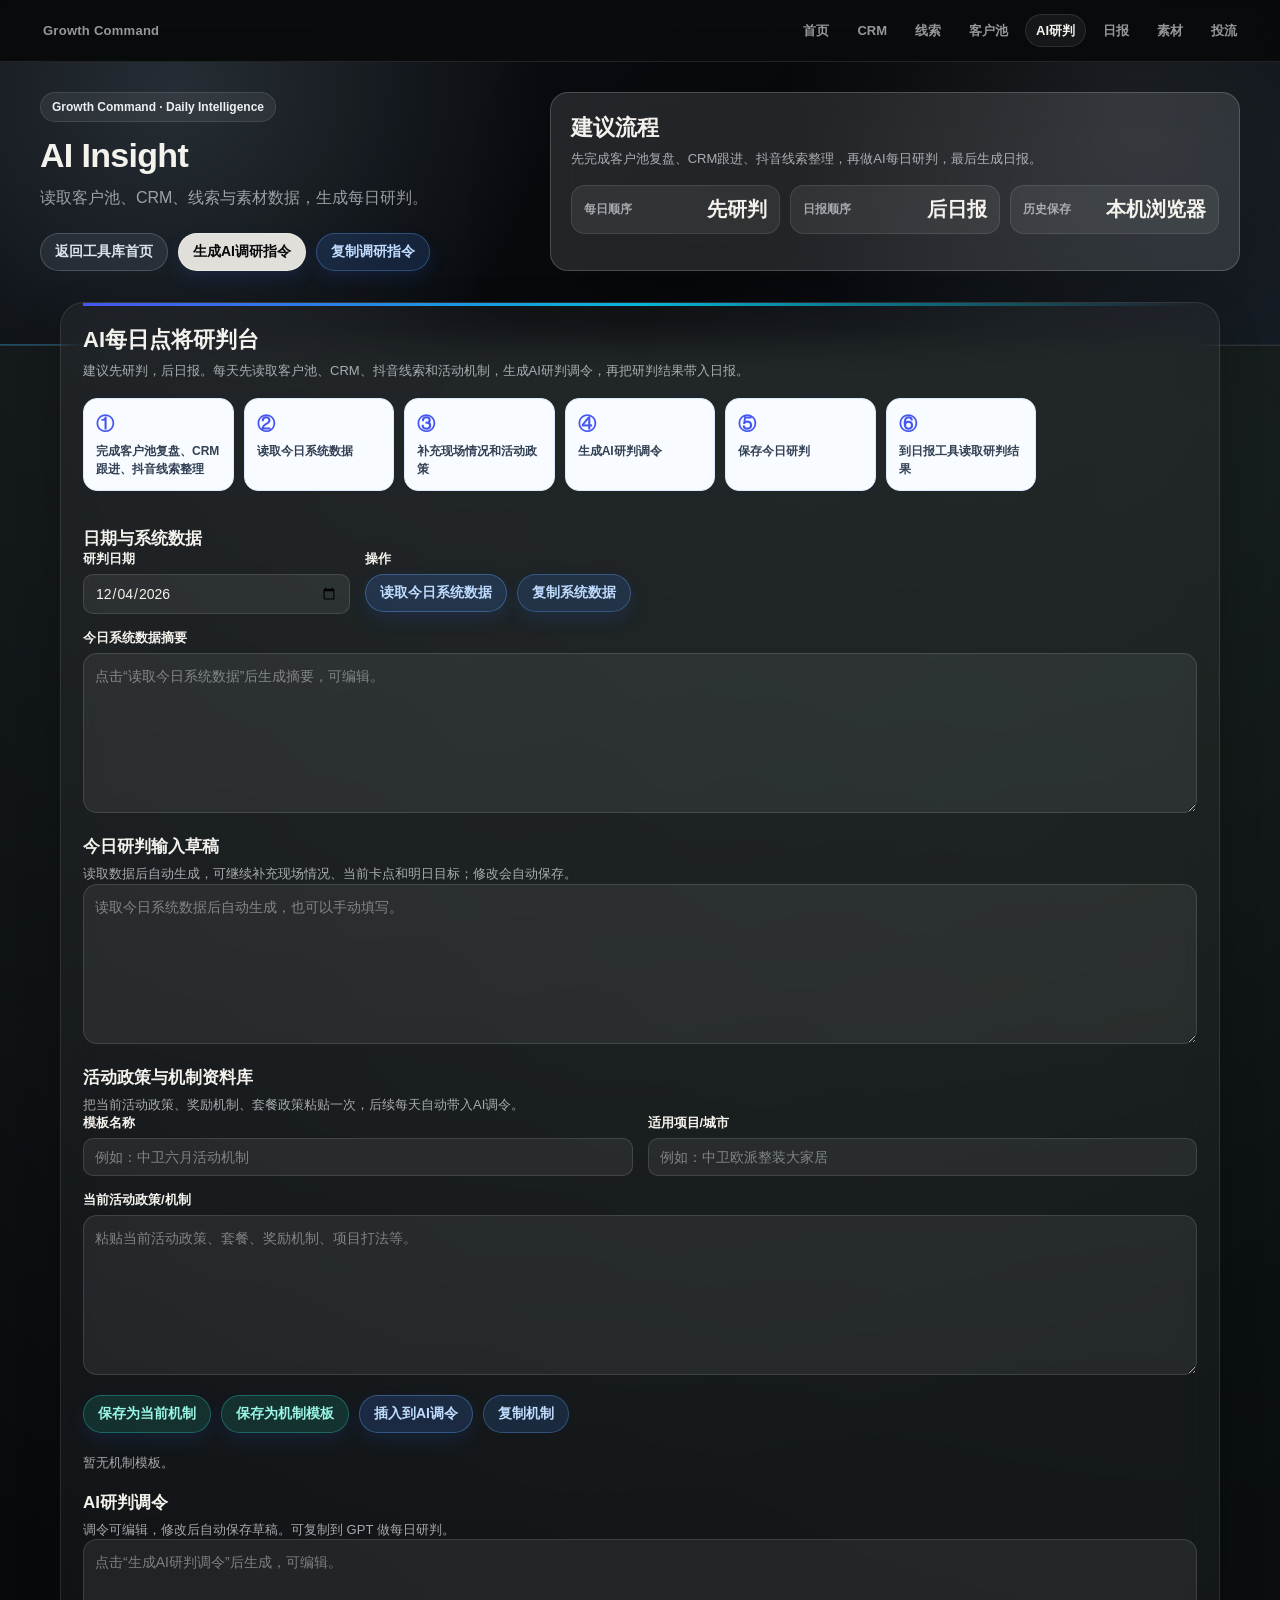
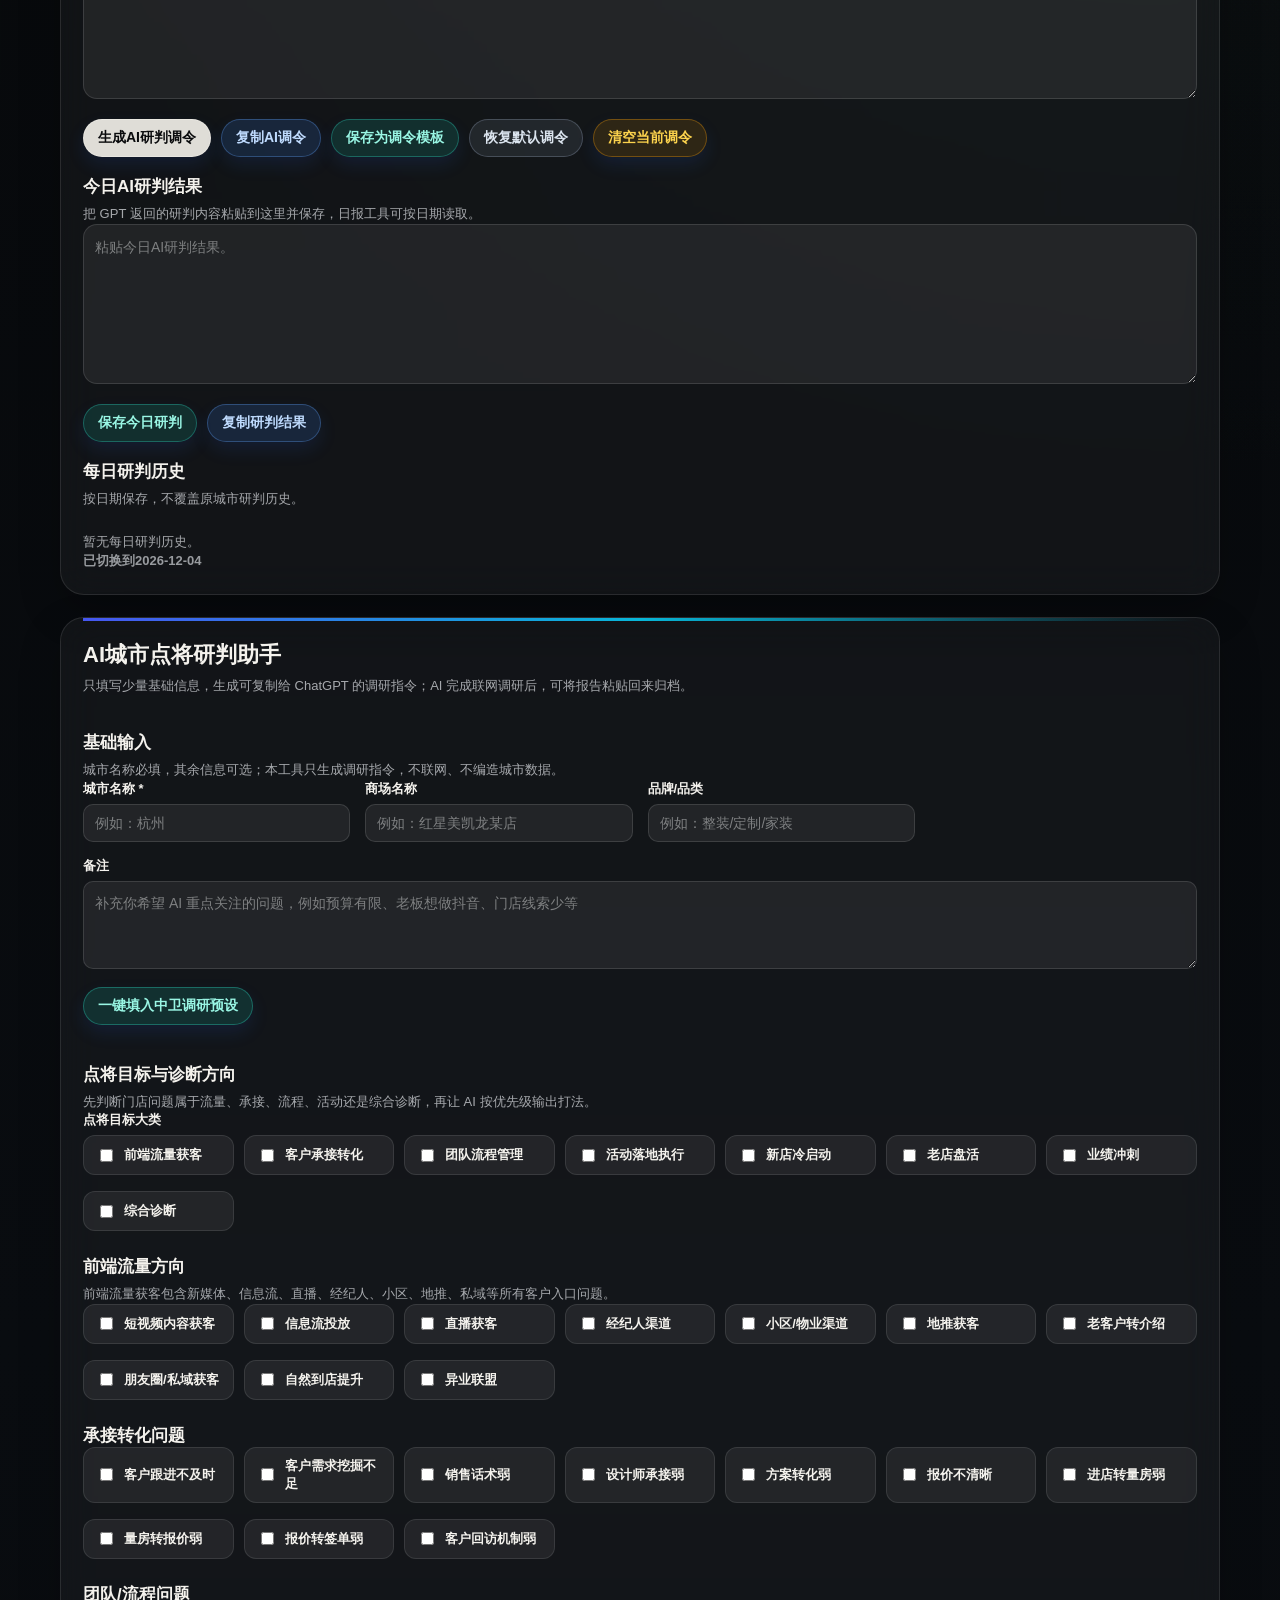
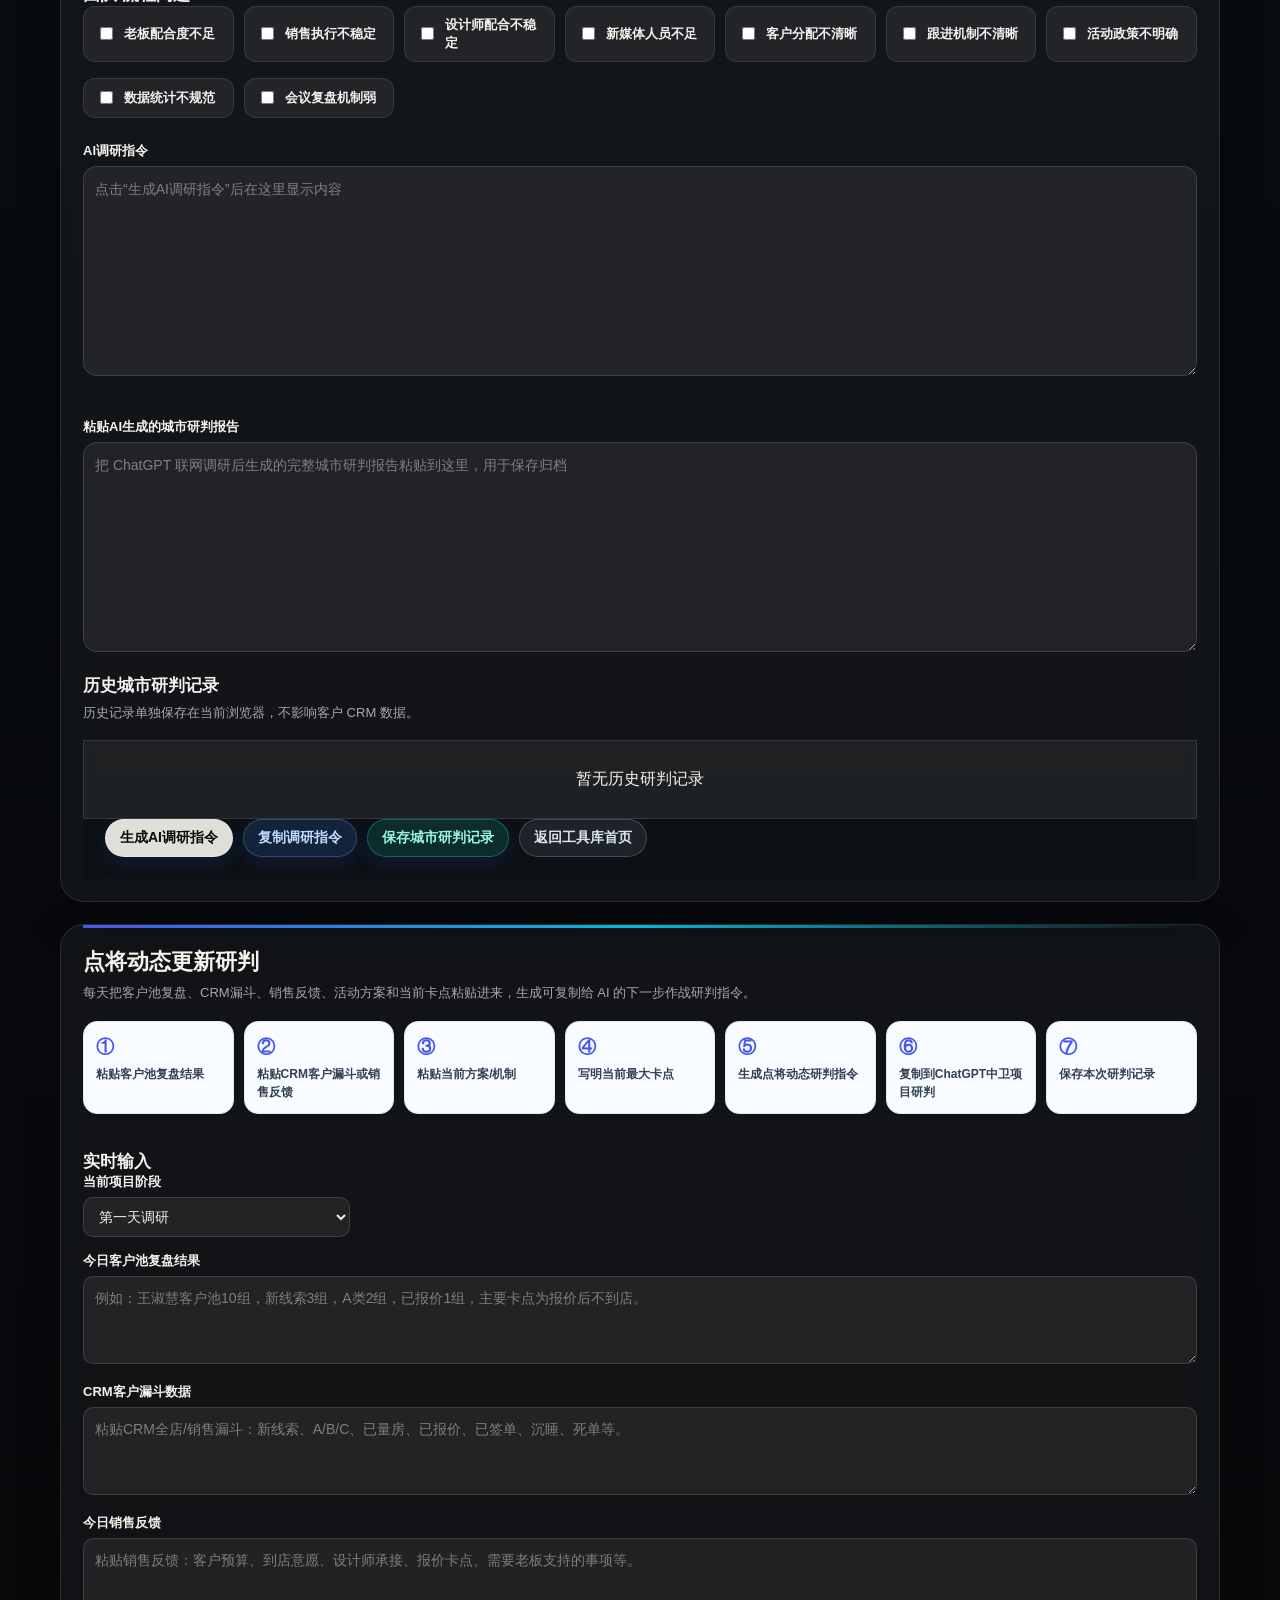
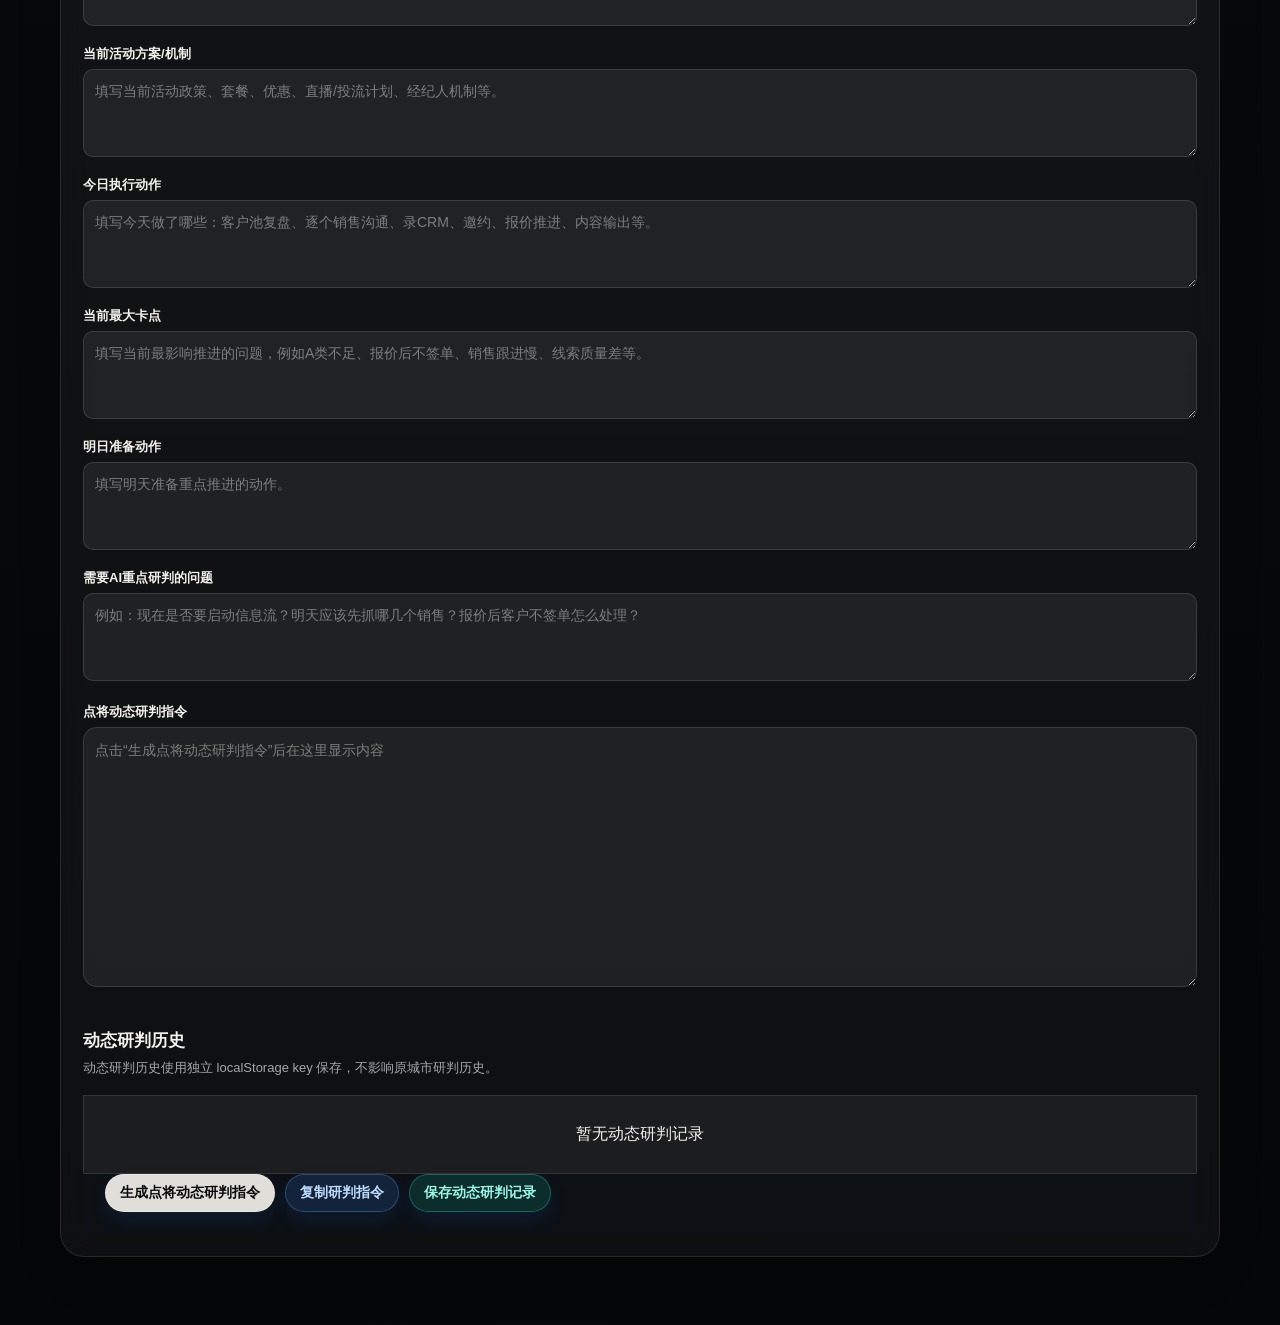
<file: city-analysis.html>
<!DOCTYPE html>
<html lang="zh-CN">
<head>
  <meta charset="UTF-8" />
  <meta name="viewport" content="width=device-width, initial-scale=1.0" />
  <title>AI Insight | Growth Command</title>

  <style>
    :root {
      --bg: #eef3fb;
      --panel: #ffffff;
      --line: #dbe4f0;
      --text: #172033;
      --muted: #64748b;
      --brand: #4657f0;
      --brand-dark: #2738c8;
      --blue: #2563eb;
      --green: #12945a;
      --red: #d04444;
      --teal: #0891b2;
      --gray: #64748b;
      --amber-bg: #f8fbff;
      --amber-line: #dbeafe;
      --blue-bg: #eaf2ff;
      --red-bg: #fff1f2;
      --green-bg: #ecfdf3;
      --shadow: 0 18px 50px rgba(21, 34, 66, 0.09);
      --soft-shadow: 0 10px 28px rgba(21, 34, 66, 0.08);
      --gradient-primary: linear-gradient(135deg, #3861ff 0%, #6757f5 52%, #08b6d8 100%);
      --gradient-dark: radial-gradient(circle at 18% 16%, rgba(77, 208, 255, 0.28), transparent 34%),
        radial-gradient(circle at 86% 8%, rgba(132, 92, 255, 0.34), transparent 30%),
        linear-gradient(135deg, #111827 0%, #172554 50%, #0f172a 100%);
    }

    * {
      box-sizing: border-box;
    }

    body {
      margin: 0;
      background:
        radial-gradient(circle at 8% 0%, rgba(70, 87, 240, 0.14), transparent 28%),
        radial-gradient(circle at 96% 12%, rgba(8, 182, 216, 0.13), transparent 30%),
        var(--bg);
      color: var(--text);
      font-family: -apple-system, BlinkMacSystemFont, "PingFang SC", "Microsoft YaHei", sans-serif;
    }

    header {
      background: var(--gradient-dark);
      color: #fff;
      padding: 30px 40px 74px;
      position: relative;
      overflow: hidden;
    }

    header::after {
      background: linear-gradient(90deg, rgba(14, 165, 233, 0.38), rgba(99, 102, 241, 0.18), transparent);
      bottom: 0;
      content: "";
      height: 1px;
      left: 0;
      position: absolute;
      right: 0;
    }

    .hero-shell {
      display: grid;
      grid-template-columns: minmax(260px, 0.95fr) minmax(520px, 1.35fr);
      gap: 24px;
      margin: 0 auto;
      max-width: 1400px;
      position: relative;
      z-index: 1;
    }

    .hero-copy {
      align-self: center;
    }

    .hero-eyebrow {
      align-items: center;
      background: rgba(255, 255, 255, 0.09);
      border: 1px solid rgba(255, 255, 255, 0.15);
      border-radius: 999px;
      color: #c7f1ff;
      display: inline-flex;
      font-size: 12px;
      font-weight: 800;
      margin-bottom: 14px;
      padding: 7px 11px;
    }

    .hero-project {
      background: rgba(255, 255, 255, 0.11);
      border: 1px solid rgba(255, 255, 255, 0.18);
      border-radius: 18px;
      box-shadow: 0 24px 80px rgba(0, 0, 0, 0.22);
      padding: 20px;
      backdrop-filter: blur(18px);
    }

    .hero-project .section-head {
      margin-bottom: 14px;
    }

    .hero-project h2,
    .hero-project label {
      color: #fff;
    }

    .hero-project .section-note {
      color: #cbd5e1;
    }

    .hero-project input {
      background: rgba(255, 255, 255, 0.92);
      border-color: rgba(255, 255, 255, 0.28);
    }

    header h1 {
      margin: 0;
      font-size: 34px;
      letter-spacing: 0;
    }

    header p {
      margin: 10px 0 0;
      color: #dbeafe;
      line-height: 1.6;
      max-width: 620px;
    }

    main {
      width: min(1480px, 100%);
      margin: -44px auto 0;
      padding: 0 40px 46px;
      position: relative;
      z-index: 2;
    }

    h2,
    h3 {
      margin: 0;
      letter-spacing: 0;
    }

    h2 {
      font-size: 22px;
    }

    h3 {
      font-size: 17px;
    }

    label {
      display: block;
      margin-bottom: 6px;
      font-size: 13px;
      font-weight: 700;
      color: #344054;
    }

    input,
    select,
    textarea {
      width: 100%;
      border: 1px solid #d7e0ec;
      border-radius: 10px;
      background: #fbfdff;
      color: var(--text);
      font: inherit;
      font-size: 14px;
      outline: none;
      padding: 10px 11px;
    }

    input:focus,
    select:focus,
    textarea:focus {
      border-color: var(--brand);
      background: #fff;
      box-shadow: 0 0 0 4px rgba(70, 87, 240, 0.13);
    }

    textarea {
      min-height: 88px;
      resize: vertical;
      line-height: 1.6;
    }

    button {
      min-height: 38px;
      border: 0;
      border-radius: 10px;
      color: #fff;
      cursor: pointer;
      font: inherit;
      font-size: 14px;
      font-weight: 700;
      padding: 9px 14px;
      white-space: nowrap;
      box-shadow: 0 8px 18px rgba(37, 99, 235, 0.12);
      transition: transform 0.16s ease, box-shadow 0.16s ease, filter 0.16s ease;
    }

    button:hover {
      filter: brightness(0.96);
      transform: translateY(-1px);
      box-shadow: 0 12px 22px rgba(37, 99, 235, 0.16);
    }

    .card {
      background: rgba(255, 255, 255, 0.94);
      border: 1px solid rgba(219, 228, 240, 0.92);
      border-radius: 18px;
      box-shadow: var(--shadow);
      margin-bottom: 22px;
      padding: 22px;
      backdrop-filter: blur(10px);
    }

    .ops-panel {
      border: 1px solid rgba(255, 255, 255, 0.14);
      border-radius: 16px;
      display: grid;
      gap: 14px;
      margin-top: 18px;
      padding-top: 16px;
      position: relative;
    }

    .ops-panel::before {
      background: linear-gradient(90deg, rgba(255,255,255,0.34), rgba(255,255,255,0.04));
      content: "";
      height: 1px;
      left: 0;
      position: absolute;
      right: 0;
      top: 0;
    }

    .hero-actions {
      display: flex;
      flex-wrap: wrap;
      gap: 10px;
    }

    .hero-actions button {
      min-height: 40px;
    }

    .btn-ghost {
      background: rgba(255, 255, 255, 0.11);
      border: 1px solid rgba(255, 255, 255, 0.2);
      box-shadow: none;
      color: #eaf6ff;
    }

    .btn-ghost:hover {
      background: rgba(255, 255, 255, 0.18);
      box-shadow: 0 12px 26px rgba(0, 0, 0, 0.16);
    }

    .module-card {
      position: relative;
      overflow: hidden;
    }

    .module-card::before {
      background: linear-gradient(90deg, #4657f0, #08b6d8, transparent);
      content: "";
      height: 3px;
      left: 22px;
      position: absolute;
      right: 22px;
      top: 0;
    }

    .section-head {
      display: flex;
      align-items: center;
      justify-content: space-between;
      gap: 16px;
      margin-bottom: 18px;
    }

    .section-note {
      color: var(--muted);
      font-size: 13px;
      line-height: 1.5;
      margin: 6px 0 0;
    }

    .project-panel {
      display: grid;
      grid-template-columns: minmax(220px, 1.4fr) minmax(160px, 1fr) minmax(160px, 1fr);
      gap: 15px;
    }

    .page-footer {
      color: var(--muted);
      font-size: 13px;
      line-height: 1.7;
      padding: 2px 0 0;
    }

    .form-grid {
      display: grid;
      grid-template-columns: repeat(4, minmax(0, 1fr));
      gap: 15px;
    }

    .wide {
      grid-column: span 2;
    }

    .full {
      grid-column: 1 / -1;
    }

    .button-row {
      display: flex;
      flex-wrap: wrap;
      gap: 10px;
      margin-top: 16px;
    }

    .btn-primary {
      background: var(--gradient-primary);
    }

    .btn-blue {
      background: linear-gradient(135deg, #2563eb, #3b82f6);
    }

    .btn-gray {
      background: #64748b;
    }

    .btn-green {
      background: linear-gradient(135deg, #059669, #10b981);
    }

    .btn-red {
      background: linear-gradient(135deg, #dc4a4a, #ef6464);
    }

    .btn-teal {
      background: linear-gradient(135deg, #0891b2, #06b6d4);
    }

    .btn-light {
      background: #f3f7fb;
      border: 1px solid #dbe4f0;
      box-shadow: none;
      color: #334155;
    }

    .return-home-btn {
      background: rgba(255, 255, 255, 0.96);
      border: 1px solid rgba(191, 219, 254, 0.9);
      color: #172554;
      box-shadow: 0 12px 28px rgba(15, 23, 42, 0.18);
    }

    .return-home-btn:hover {
      background: #fff;
      box-shadow: 0 16px 34px rgba(37, 99, 235, 0.24);
    }

    .btn-small {
      min-height: 31px;
      padding: 6px 9px;
      font-size: 12px;
    }

    .dashboard {
      display: grid;
      grid-template-columns: repeat(4, minmax(0, 1fr));
      gap: 16px;
    }

    .stat-box {
      min-height: 128px;
      border: 1px solid rgba(219, 234, 254, 0.95);
      border-radius: 18px;
      background:
        linear-gradient(180deg, rgba(255, 255, 255, 0.94), rgba(248, 251, 255, 0.94)),
        radial-gradient(circle at 100% 0%, rgba(70, 87, 240, 0.12), transparent 38%);
      box-shadow: var(--soft-shadow);
      display: grid;
      gap: 8px;
      padding: 18px;
      position: relative;
      overflow: hidden;
      transition: transform 0.18s ease, box-shadow 0.18s ease, border-color 0.18s ease;
    }

    .stat-box::before {
      background: var(--gradient-primary);
      border-radius: 999px;
      content: "";
      height: 4px;
      left: 17px;
      position: absolute;
      right: 17px;
      top: 0;
    }

    .stat-box::after {
      background: rgba(70, 87, 240, 0.08);
      border-radius: 999px;
      content: "";
      height: 74px;
      position: absolute;
      right: -22px;
      top: -24px;
      width: 74px;
    }

    .stat-box:hover {
      border-color: #93c5fd;
      box-shadow: 0 18px 38px rgba(37, 99, 235, 0.13);
      transform: translateY(-3px);
    }

    .stat-box span {
      display: block;
      color: #4b5563;
      font-size: 13px;
      font-weight: 700;
      line-height: 1.4;
    }

    .stat-box strong {
      display: block;
      color: #1e3a8a;
      font-size: 30px;
      line-height: 1.1;
      margin-top: 2px;
      position: relative;
      z-index: 1;
    }

    .stat-icon {
      align-items: center;
      background: #eff6ff;
      border: 1px solid #dbeafe;
      border-radius: 12px;
      color: #1d4ed8;
      display: inline-flex;
      font-size: 17px;
      height: 34px;
      justify-content: center;
      width: 34px;
    }

    .stat-desc {
      color: var(--muted);
      font-size: 12px;
      line-height: 1.5;
      margin: 0;
      position: relative;
      z-index: 1;
    }

    .stat-critical strong {
      color: #be123c;
    }

    .stat-critical .stat-icon {
      background: #fff1f2;
      border-color: #fecdd3;
      color: #be123c;
    }

    .stat-success strong {
      color: #047857;
    }

    .stat-success .stat-icon {
      background: #ecfdf3;
      border-color: #bbf7d0;
      color: #047857;
    }

    .mini-stat-grid {
      display: grid;
      grid-template-columns: repeat(auto-fit, minmax(135px, 1fr));
      gap: 10px;
      margin-top: 16px;
    }

    .mini-stat {
      align-items: center;
      background: #f8fbff;
      border: 1px solid #e2e8f0;
      border-radius: 14px;
      display: flex;
      justify-content: space-between;
      min-height: 48px;
      padding: 10px 12px;
    }

    .mini-stat span {
      color: #475569;
      font-size: 12px;
      font-weight: 800;
    }

    .mini-stat strong {
      color: #1e3a8a;
      font-size: 20px;
    }

    .source-stats {
      display: grid;
      grid-template-columns: repeat(auto-fit, minmax(170px, 1fr));
      gap: 10px;
      margin-top: 16px;
    }

    .source-stat {
      align-items: center;
      background: linear-gradient(180deg, #ffffff, #f8fbff);
      border: 1px solid #dbe4f0;
      border-radius: 14px;
      display: flex;
      justify-content: space-between;
      min-height: 48px;
      padding: 11px 13px;
      box-shadow: 0 8px 20px rgba(21, 34, 66, 0.05);
    }

    .source-stat span {
      color: #344054;
      font-size: 13px;
      font-weight: 700;
    }

    .source-stat strong {
      color: var(--brand-dark);
      font-size: 20px;
    }

    .report-toolbar {
      display: flex;
      flex-wrap: wrap;
      gap: 10px;
      justify-content: flex-end;
    }

    .report-options {
      display: grid;
      gap: 18px;
      padding-top: 18px;
    }

    .report-type-group {
      display: flex;
      flex-wrap: wrap;
      gap: 10px;
    }

    .radio-card,
    .check-card {
      align-items: center;
      background: #f8fbff;
      border: 1px solid #dbe4f0;
      border-radius: 12px;
      cursor: pointer;
      display: inline-flex;
      gap: 8px;
      min-height: 40px;
      padding: 9px 12px;
      transition: border-color 0.16s ease, box-shadow 0.16s ease, background 0.16s ease;
    }

    .radio-card:hover,
    .check-card:hover {
      background: #fff;
      border-color: #93c5fd;
      box-shadow: 0 8px 20px rgba(37, 99, 235, 0.08);
    }

    .radio-card input,
    .check-card input {
      width: auto;
    }

    .action-checks {
      display: grid;
      grid-template-columns: repeat(auto-fit, minmax(150px, 1fr));
      gap: 10px;
    }

    .report-output {
      background: #f8fbff;
      border: 1px solid #dbe4f0;
      border-radius: 14px;
      min-height: 280px;
      white-space: pre-wrap;
    }

    .copy-tip {
      color: var(--green);
      font-size: 13px;
      font-weight: 800;
      min-height: 20px;
    }

    .prejudge-history {
      display: grid;
      gap: 10px;
    }

    .prejudge-history-item {
      align-items: center;
      background: #f8fbff;
      border: 1px solid #dbe4f0;
      border-radius: 14px;
      display: grid;
      gap: 12px;
      grid-template-columns: minmax(0, 1fr) auto;
      padding: 12px;
    }

    .prejudge-history-title {
      font-weight: 900;
      margin-bottom: 4px;
    }

    .funnel-panel {
      display: grid;
      gap: 12px;
      margin-top: 16px;
    }

    .funnel-row {
      display: grid;
      grid-template-columns: 94px minmax(120px, 1fr) 56px;
      align-items: center;
      gap: 10px;
    }

    .funnel-name {
      color: #344054;
      font-size: 13px;
      font-weight: 800;
    }

    .funnel-bar {
      background: #e8eef8;
      border-radius: 999px;
      height: 12px;
      overflow: hidden;
    }

    .funnel-fill {
      background: var(--gradient-primary);
      border-radius: 999px;
      display: block;
      height: 100%;
      min-width: 4px;
    }

    .funnel-count {
      color: #1d4ed8;
      font-size: 14px;
      font-weight: 800;
      text-align: right;
    }

    .funnel-rates {
      display: grid;
      grid-template-columns: repeat(auto-fit, minmax(150px, 1fr));
      gap: 10px;
      margin-top: 16px;
    }

    .todo-list {
      display: grid;
      gap: 10px;
      margin-top: 16px;
    }

    .todo-card {
      background: linear-gradient(180deg, #fff, #f8fbff);
      border: 1px solid #dbe4f0;
      border-radius: 14px;
      cursor: pointer;
      display: grid;
      grid-template-columns: minmax(180px, 1.1fr) minmax(180px, 1fr) minmax(180px, 1.4fr) auto;
      gap: 12px;
      padding: 13px;
    }

    .todo-card:hover {
      border-color: var(--brand);
      box-shadow: 0 14px 30px rgba(21, 34, 66, 0.1);
      transform: translateY(-1px);
    }

    .todo-title {
      color: #111827;
      font-size: 15px;
      font-weight: 800;
      margin-bottom: 4px;
    }

    .todo-meta {
      color: var(--muted);
      font-size: 12px;
      line-height: 1.7;
    }

    .todo-actions {
      align-items: center;
      display: flex;
      flex-wrap: wrap;
      gap: 7px;
      justify-content: flex-end;
    }

    .filter-grid {
      background: #f8fbff;
      border: 1px solid #e2e8f0;
      border-radius: 16px;
      display: grid;
      grid-template-columns: 1.6fr repeat(4, minmax(150px, 1fr)) auto auto;
      align-items: end;
      gap: 12px;
      margin-bottom: 16px;
      margin-top: 12px;
      padding: 14px;
    }

    .table-wrapper {
      width: 100%;
      overflow-x: auto;
      -webkit-overflow-scrolling: touch;
      border: 1px solid #dbe4f0;
      border-radius: 16px;
      box-shadow: inset 0 0 0 1px rgba(255, 255, 255, 0.65);
    }

    table {
      width: 100%;
      min-width: 1740px;
      border-collapse: collapse;
      background: #fff;
      font-size: 13px;
    }

    th,
    td {
      border-bottom: 1px solid #e8edf2;
      padding: 13px 12px;
      text-align: left;
      vertical-align: top;
    }

    th:nth-child(1),
    td:nth-child(1) {
      min-width: 190px;
    }

    th:nth-child(2),
    td:nth-child(2) {
      min-width: 230px;
    }

    th:nth-child(3),
    td:nth-child(3),
    th:nth-child(4),
    td:nth-child(4),
    th:nth-child(5),
    td:nth-child(5),
    th:nth-child(6),
    td:nth-child(6),
    th:nth-child(7),
    td:nth-child(7) {
      min-width: 118px;
    }

    th:nth-child(8),
    td:nth-child(8),
    th:nth-child(9),
    td:nth-child(9) {
      min-width: 250px;
    }

    th {
      background: #f1f6ff;
      color: #334155;
      font-weight: 800;
      white-space: nowrap;
      position: relative;
    }

    tbody tr:hover {
      background: #f8fbff;
    }

    tbody tr {
      height: 72px;
      transition: background 0.16s ease, box-shadow 0.16s ease;
    }

    .customer-name {
      font-weight: 800;
      color: #111827;
      white-space: nowrap;
      word-break: keep-all;
    }

    .subtle {
      color: var(--muted);
      font-size: 12px;
      line-height: 1.7;
    }

    .nowrap {
      white-space: nowrap;
      word-break: keep-all;
    }

    .compact-cell {
      white-space: nowrap;
    }

    .text-cell {
      width: 260px;
      max-width: 320px;
      line-height: 1.6;
      word-break: break-word;
      white-space: normal;
    }

    .date-cell {
      min-width: 146px;
      white-space: nowrap;
    }

    .action-cell {
      width: 252px;
      min-width: 252px;
      background: #ffffff;
      box-shadow: -14px 0 22px rgba(15, 23, 42, 0.08);
      position: sticky;
      right: 0;
      z-index: 2;
    }

    th:last-child {
      background: #f1f6ff;
      box-shadow: -14px 0 22px rgba(15, 23, 42, 0.08);
      position: sticky;
      right: 0;
      z-index: 3;
    }

    tbody tr:hover .action-cell {
      background: #f8fbff;
    }

    .row-actions {
      display: flex;
      flex-wrap: nowrap;
      gap: 7px;
    }

    .row-actions .btn-small {
      flex: 0 0 auto;
      white-space: nowrap;
    }

    .row-actions .btn-blue {
      background: #eef5ff;
      border: 1px solid #bfdbfe;
      box-shadow: none;
      color: #1d4ed8;
    }

    .row-actions .btn-green {
      background: #ecfdf3;
      border: 1px solid #bbf7d0;
      box-shadow: none;
      color: #047857;
    }

    .row-actions .btn-teal {
      background: #ecfeff;
      border: 1px solid #a5f3fc;
      box-shadow: none;
      color: #0e7490;
    }

    .row-actions .btn-red {
      background: #fff1f2;
      border: 1px solid #fecdd3;
      box-shadow: none;
      color: #be123c;
    }

    .tag {
      display: inline-flex;
      align-items: center;
      border-radius: 999px;
      font-size: 12px;
      font-weight: 800;
      line-height: 1;
      margin: 0 5px 6px 0;
      padding: 6px 9px;
      white-space: nowrap;
      border: 1px solid transparent;
    }

    .tag-status {
      background: #eef5ff;
      border-color: #bfdbfe;
      color: #1d4ed8;
    }

    .tag-grade-a {
      background: linear-gradient(135deg, #fff7ed, #ffedd5);
      border-color: #fdba74;
      color: #c2410c;
    }

    .tag-grade-b {
      background: #eaf2ff;
      border-color: #93c5fd;
      color: #1d4ed8;
    }

    .tag-grade-c {
      background: #ecfdf3;
      border-color: #bbf7d0;
      color: #16803c;
    }

    .tag-grade-d {
      background: #f2f4f7;
      border-color: #e2e8f0;
      color: #475467;
    }

    .tag-today {
      background: #ecfeff;
      border-color: #67e8f9;
      color: #0e7490;
    }

    .tag-overdue {
      background: var(--red-bg);
      border-color: #fecdd3;
      color: var(--red);
    }

    .tag-ok {
      background: var(--green-bg);
      border-color: #bbf7d0;
      color: var(--green);
    }

    .empty-tip {
      padding: 28px;
      text-align: center;
      color: var(--muted);
      background: #f9fafb;
    }

    .detail-panel {
      border: 1px solid #dbe4f0;
      border-radius: 16px;
      background: #f8fbff;
      margin-top: 14px;
      padding: 16px;
    }

    .detail-grid {
      display: grid;
      grid-template-columns: repeat(4, minmax(0, 1fr));
      gap: 12px;
      margin-bottom: 16px;
    }

    .detail-item {
      border: 1px solid #e2e8f0;
      border-radius: 14px;
      background: #fff;
      padding: 10px;
      min-height: 68px;
      box-shadow: 0 8px 18px rgba(21, 34, 66, 0.04);
    }

    .detail-item span {
      display: block;
      color: var(--muted);
      font-size: 12px;
      margin-bottom: 5px;
    }

    .detail-item strong {
      display: block;
      font-size: 14px;
      line-height: 1.5;
      word-break: break-word;
    }

    .timeline {
      display: grid;
      gap: 10px;
      margin-top: 12px;
    }

    .timeline-item {
      border-left: 4px solid #4657f0;
      border-radius: 12px;
      background: #fff;
      padding: 11px 12px;
      box-shadow: 0 8px 20px rgba(21, 34, 66, 0.05);
    }

    .timeline-meta {
      color: var(--muted);
      display: flex;
      flex-wrap: wrap;
      gap: 10px;
      font-size: 12px;
      margin-bottom: 6px;
    }

    .timeline-content {
      line-height: 1.65;
      word-break: break-word;
    }

    .follow-form {
      border-top: 1px solid #e5e9ef;
      margin-top: 16px;
      padding-top: 16px;
    }

    .hidden {
      display: none !important;
    }

    .modal-backdrop {
      align-items: center;
      background: rgba(15, 23, 42, 0.66);
      bottom: 0;
      display: flex;
      justify-content: center;
      left: 0;
      padding: 22px;
      position: fixed;
      right: 0;
      top: 0;
      z-index: 1000;
    }

    .modal-dialog {
      background: #ffffff;
      border: 1px solid rgba(219, 228, 240, 0.9);
      border-radius: 18px;
      box-shadow: 0 28px 90px rgba(15, 23, 42, 0.34);
      max-height: calc(100vh - 44px);
      max-width: 1080px;
      overflow: auto;
      width: 100%;
    }

    #dailyReportModal .modal-dialog {
      max-width: 1160px;
    }

    #preJudgeModal .modal-dialog {
      max-width: 1180px;
    }

    #dailyReportModal .modal-body,
    #preJudgeModal .modal-body {
      background: linear-gradient(180deg, #ffffff 0%, #f8fbff 100%);
    }

    .modal-head {
      align-items: flex-start;
      border-bottom: 1px solid #e2e8f0;
      display: flex;
      gap: 16px;
      justify-content: space-between;
      padding: 20px 22px 14px;
      position: sticky;
      top: 0;
      background: rgba(255, 255, 255, 0.96);
      backdrop-filter: blur(10px);
      z-index: 2;
    }

    .modal-head h2 {
      margin: 0;
    }

    .modal-body {
      padding: 0 22px 22px;
    }

    .modal-actions {
      display: flex;
      flex-wrap: wrap;
      gap: 10px;
      padding: 0 22px 22px;
    }

    @media (max-width: 1180px) {
      .hero-shell {
        grid-template-columns: 1fr;
      }

      .dashboard {
        grid-template-columns: repeat(2, minmax(0, 1fr));
      }

      .form-grid,
      .detail-grid {
        grid-template-columns: repeat(2, minmax(0, 1fr));
      }

      .project-panel {
        grid-template-columns: repeat(2, minmax(0, 1fr));
      }

      .filter-grid {
        grid-template-columns: repeat(2, minmax(0, 1fr));
      }
    }

    @media (max-width: 720px) {
      header {
        padding: 22px 14px 58px;
      }

      header h1 {
        font-size: 27px;
        line-height: 1.18;
      }

      .hero-shell {
        gap: 18px;
      }

      .hero-project {
        border-radius: 16px;
        padding: 16px;
      }

      .hero-actions {
        display: grid;
        grid-template-columns: 1fr;
      }

      main {
        margin-top: -38px;
        padding: 0 12px 30px;
      }

      .card {
        border-radius: 16px;
        padding: 16px;
      }

      .section-head {
        align-items: flex-start;
        flex-direction: column;
      }

      .report-toolbar {
        justify-content: stretch;
        width: 100%;
      }

      .dashboard,
      .project-panel,
      .form-grid,
      .detail-grid,
      .filter-grid {
        grid-template-columns: 1fr;
      }

      .dashboard {
        grid-template-columns: repeat(2, minmax(0, 1fr));
      }

      .stat-box {
        min-height: 94px;
        padding: 14px;
      }

      .stat-box strong {
        font-size: 25px;
      }

      .mini-stat-grid {
        grid-template-columns: 1fr;
      }

      .report-type-group {
        display: grid;
        grid-template-columns: 1fr;
      }

      .wide {
        grid-column: auto;
      }

      button {
        width: 100%;
      }

      .row-actions button,
      .button-row button {
        flex: 1 1 120px;
      }

      .action-cell .row-actions button {
        flex: 0 0 auto;
        width: auto;
      }

      .todo-card {
        grid-template-columns: 1fr;
      }

      .todo-actions {
        justify-content: stretch;
      }

      .modal-backdrop {
        align-items: stretch;
        padding: 10px;
      }

      .modal-dialog {
        border-radius: 16px;
        max-height: calc(100vh - 20px);
      }

      .modal-head,
      .modal-actions {
        padding-left: 16px;
        padding-right: 16px;
      }

      .modal-body {
        padding-left: 16px;
        padding-right: 16px;
      }

      .table-wrapper {
        border-radius: 14px;
      }

      table {
        min-width: 1560px;
      }

      .page-footer {
        padding: 0 4px;
      }
    }
  </style>
  <style>
    main.city-analysis-page {
      margin: -44px auto 0;
      max-width: 1240px;
    }

    .city-hero-actions {
      display: flex;
      flex-wrap: wrap;
      gap: 10px;
      margin-top: 22px;
    }

    .city-analysis-card {
      margin-top: 0;
    }

    .city-analysis-card .report-output {
      min-height: 210px;
    }

    .dynamic-flow {
      display: grid;
      gap: 10px;
      grid-template-columns: repeat(7, minmax(120px, 1fr));
      margin: 14px 0 18px;
    }

    .dynamic-step {
      background: #f8fbff;
      border: 1px solid #dbeafe;
      border-radius: 14px;
      color: #334155;
      font-size: 12px;
      font-weight: 800;
      line-height: 1.5;
      padding: 12px;
    }

    .dynamic-step span {
      color: var(--brand);
      display: block;
      font-size: 18px;
      margin-bottom: 4px;
    }

    .dynamic-analysis-card .report-output {
      min-height: 260px;
    }

    .dynamic-history {
      display: grid;
      gap: 10px;
    }

    .dynamic-history-item {
      align-items: center;
      background: #f8fbff;
      border: 1px solid #dbeafe;
      border-radius: 14px;
      display: flex;
      gap: 12px;
      justify-content: space-between;
      padding: 12px;
    }

    .dynamic-history-title {
      font-weight: 900;
      margin-bottom: 4px;
    }

    @media (max-width: 980px) {
      .dynamic-flow {
        grid-template-columns: repeat(2, minmax(0, 1fr));
      }
    }

    @media (max-width: 720px) {
      .dynamic-flow {
        grid-template-columns: 1fr;
      }

      .dynamic-history-item {
        align-items: stretch;
        flex-direction: column;
      }
    }
  </style>
  <link rel="stylesheet" href="shared-ui.css" />
</head>

<body>
  <nav class="gc-shell" aria-label="Growth Command 功能导航">
    <div class="gc-nav">
      <a class="gc-brand" href="index.html">Growth Command</a>
      <div class="gc-nav-links">
        <a href="index.html">首页</a>
        <a href="crm.html">CRM</a>
        <a href="douyin-leads.html">线索</a>
        <a href="customer-review.html">客户池</a>
        <a href="city-analysis.html" class="is-active">AI研判</a>
        <a href="report.html">日报</a>
        <a href="material-lab.html">素材</a>
        <a href="ad-test.html">投流</a>
      </div>
    </div>
  </nav>
  <header>
    <div class="hero-shell">
      <div class="hero-copy">
        <div class="hero-eyebrow">Growth Command · Daily Intelligence</div>
        <h1>AI Insight</h1>
        <p>读取客户池、CRM、线索与素材数据，生成每日研判。</p>
        <div class="city-hero-actions">
          <button class="btn-light return-home-btn" onclick="location.href='index.html'">返回工具库首页</button>
          <button class="btn-primary" onclick="generatePreJudgePrompt()">生成AI调研指令</button>
          <button class="btn-blue" onclick="copyPreJudgePrompt()">复制调研指令</button>
        </div>
      </div>

      <section class="hero-project">
        <div class="section-head">
          <div>
            <h2>建议流程</h2>
            <p class="section-note">先完成客户池复盘、CRM跟进、抖音线索整理，再做AI每日研判，最后生成日报。</p>
          </div>
        </div>
        <div class="mini-stat-grid">
          <div class="mini-stat"><span>每日顺序</span><strong>先研判</strong></div>
          <div class="mini-stat"><span>日报顺序</span><strong>后日报</strong></div>
          <div class="mini-stat"><span>历史保存</span><strong>本机浏览器</strong></div>
        </div>
      </section>
    </div>
  </header>

  <main class="city-analysis-page">
    <section class="card module-card" id="dailyAnalysisCenter">
      <div class="section-head">
        <div>
          <h2>AI每日点将研判台</h2>
          <p class="section-note">建议先研判，后日报。每天先读取客户池、CRM、抖音线索和活动机制，生成AI研判调令，再把研判结果带入日报。</p>
        </div>
      </div>

      <div class="dynamic-flow">
        <div class="dynamic-step"><span>①</span>完成客户池复盘、CRM跟进、抖音线索整理</div>
        <div class="dynamic-step"><span>②</span>读取今日系统数据</div>
        <div class="dynamic-step"><span>③</span>补充现场情况和活动政策</div>
        <div class="dynamic-step"><span>④</span>生成AI研判调令</div>
        <div class="dynamic-step"><span>⑤</span>保存今日研判</div>
        <div class="dynamic-step"><span>⑥</span>到日报工具读取研判结果</div>
      </div>

      <div class="report-options">
        <section>
          <h3>日期与系统数据</h3>
          <div class="form-grid">
            <div>
              <label for="dailyAnalysisDate">研判日期</label>
              <input id="dailyAnalysisDate" type="date" onchange="loadDailyAnalysisDate()" />
            </div>
            <div class="wide">
              <label>操作</label>
              <div class="button-row" style="margin-top:0;">
                <button class="btn-blue" onclick="readDailySystemData()">读取今日系统数据</button>
                <button class="btn-green" onclick="copyDailyText('dailySystemSummary','dailyAnalysisTip','系统数据已复制')">复制系统数据</button>
              </div>
            </div>
            <div class="full">
              <label for="dailySystemSummary">今日系统数据摘要</label>
              <textarea id="dailySystemSummary" class="report-output" placeholder="点击“读取今日系统数据”后生成摘要，可编辑。"></textarea>
            </div>
          </div>
        </section>

        <section>
          <h3>今日研判输入草稿</h3>
          <p class="section-note">读取数据后自动生成，可继续补充现场情况、当前卡点和明日目标；修改会自动保存。</p>
          <textarea id="dailyAnalysisDraft" class="report-output" placeholder="读取今日系统数据后自动生成，也可以手动填写。"></textarea>
        </section>

        <section>
          <h3>活动政策与机制资料库</h3>
          <p class="section-note">把当前活动政策、奖励机制、套餐政策粘贴一次，后续每天自动带入AI调令。</p>
          <div class="form-grid">
            <div class="wide"><label for="policyTemplateName">模板名称</label><input id="policyTemplateName" placeholder="例如：中卫六月活动机制" /></div>
            <div class="wide"><label for="policyTemplateProject">适用项目/城市</label><input id="policyTemplateProject" placeholder="例如：中卫欧派整装大家居" /></div>
            <div class="full"><label for="currentActivityPolicy">当前活动政策/机制</label><textarea id="currentActivityPolicy" class="report-output" placeholder="粘贴当前活动政策、套餐、奖励机制、项目打法等。"></textarea></div>
          </div>
          <div class="button-row">
            <button class="btn-primary" onclick="saveCurrentActivityPolicy()">保存为当前机制</button>
            <button class="btn-green" onclick="saveActivityPolicyTemplate()">保存为机制模板</button>
            <button class="btn-blue" onclick="insertPolicyToDailyPrompt()">插入到AI调令</button>
            <button class="btn-light" onclick="copyDailyText('currentActivityPolicy','dailyAnalysisTip','机制内容已复制')">复制机制</button>
          </div>
          <div id="policyTemplateList" class="dynamic-history" style="margin-top:14px;"></div>
        </section>

        <section>
          <h3>AI研判调令</h3>
          <p class="section-note">调令可编辑，修改后自动保存草稿。可复制到 GPT 做每日研判。</p>
          <textarea id="dailyAiPrompt" class="report-output" placeholder="点击“生成AI研判调令”后生成，可编辑。"></textarea>
          <div class="button-row">
            <button class="btn-primary" onclick="generateDailyAiPrompt()">生成AI研判调令</button>
            <button class="btn-blue" onclick="copyDailyText('dailyAiPrompt','dailyAnalysisTip','AI调令已复制')">复制AI调令</button>
            <button class="btn-green" onclick="saveDailyPromptTemplate()">保存为调令模板</button>
            <button class="btn-light" onclick="restoreDefaultDailyPrompt()">恢复默认调令</button>
            <button class="btn-red" onclick="clearDailyAiPrompt()">清空当前调令</button>
          </div>
        </section>

        <section>
          <h3>今日AI研判结果</h3>
          <p class="section-note">把 GPT 返回的研判内容粘贴到这里并保存，日报工具可按日期读取。</p>
          <textarea id="dailyAnalysisResult" class="report-output" placeholder="粘贴今日AI研判结果。"></textarea>
          <div class="button-row">
            <button class="btn-primary" onclick="saveDailyAnalysisResult()">保存今日研判</button>
            <button class="btn-blue" onclick="copyDailyText('dailyAnalysisResult','dailyAnalysisTip','研判结果已复制')">复制研判结果</button>
          </div>
        </section>

        <section>
          <div class="section-head">
            <div>
              <h3>每日研判历史</h3>
              <p class="section-note">按日期保存，不覆盖原城市研判历史。</p>
            </div>
          </div>
          <div id="dailyAnalysisHistoryList" class="dynamic-history"></div>
          <div id="dailyAnalysisTip" class="copy-tip"></div>
        </section>
      </div>
    </section>

    <section class="card module-card city-analysis-card">
      <div class="section-head">
        <div>
          <h2 id="preJudgeTitle">AI城市点将研判助手</h2>
          <p class="section-note">只填写少量基础信息，生成可复制给 ChatGPT 的调研指令；AI 完成联网调研后，可将报告粘贴回来归档。</p>
        </div>
      </div>

      <div class="report-options">
        <section>
          <h3>基础输入</h3>
          <p class="section-note">城市名称必填，其余信息可选；本工具只生成调研指令，不联网、不编造城市数据。</p>
          <div class="form-grid">
            <div>
              <label for="preJudge-cityName">城市名称 *</label>
              <input id="preJudge-cityName" placeholder="例如：杭州" />
            </div>
            <div>
              <label for="preJudge-mallName">商场名称</label>
              <input id="preJudge-mallName" placeholder="例如：红星美凯龙某店" />
            </div>
            <div>
              <label for="preJudge-brandCategory">品牌/品类</label>
              <input id="preJudge-brandCategory" placeholder="例如：整装/定制/家装" />
            </div>
            <div class="full">
              <label for="preJudge-note">备注</label>
              <textarea id="preJudge-note" placeholder="补充你希望 AI 重点关注的问题，例如预算有限、老板想做抖音、门店线索少等"></textarea>
            </div>
          </div>
          <div class="button-row" style="margin-top: 14px;">
            <button class="btn-green" onclick="applyZhongweiPreset()">一键填入中卫调研预设</button>
          </div>
          <div id="preJudgePresetTip" class="copy-tip"></div>
        </section>

        <section>
          <h3>点将目标与诊断方向</h3>
          <p class="section-note">先判断门店问题属于流量、承接、流程、活动还是综合诊断，再让 AI 按优先级输出打法。</p>
          <label>点将目标大类</label>
          <div id="preJudgeGoalChecks" class="action-checks"></div>
        </section>

        <section>
          <h3>前端流量方向</h3>
          <p class="section-note">前端流量获客包含新媒体、信息流、直播、经纪人、小区、地推、私域等所有客户入口问题。</p>
          <div id="preJudgeTrafficChecks" class="action-checks"></div>
        </section>

        <section>
          <h3>承接转化问题</h3>
          <div id="preJudgeConversionChecks" class="action-checks"></div>
        </section>

        <section>
          <h3>团队/流程问题</h3>
          <div id="preJudgeProcessChecks" class="action-checks"></div>
        </section>

        <section>
          <label for="preJudgePromptOutput">AI调研指令</label>
          <textarea id="preJudgePromptOutput" class="report-output" readonly placeholder="点击“生成AI调研指令”后在这里显示内容"></textarea>
          <div id="preJudgeCopyTip" class="copy-tip"></div>
        </section>

        <section>
          <label for="preJudgeAiReport">粘贴AI生成的城市研判报告</label>
          <textarea id="preJudgeAiReport" class="report-output" placeholder="把 ChatGPT 联网调研后生成的完整城市研判报告粘贴到这里，用于保存归档"></textarea>
        </section>

        <section>
          <div class="section-head">
            <div>
              <h3>历史城市研判记录</h3>
              <p class="section-note">历史记录单独保存在当前浏览器，不影响客户 CRM 数据。</p>
            </div>
          </div>
          <div id="preJudgeHistoryList" class="prejudge-history"></div>
        </section>
      </div>

      <div class="modal-actions">
        <button class="btn-primary" onclick="generatePreJudgePrompt()">生成AI调研指令</button>
        <button class="btn-blue" onclick="copyPreJudgePrompt()">复制调研指令</button>
        <button class="btn-green" onclick="savePreJudgeRecord()">保存城市研判记录</button>
        <button class="btn-light return-home-btn" onclick="location.href='index.html'">返回工具库首页</button>
      </div>
    </section>

    <section class="card module-card dynamic-analysis-card" id="dynamic">
      <div class="section-head">
        <div>
          <h2>点将动态更新研判</h2>
          <p class="section-note">每天把客户池复盘、CRM漏斗、销售反馈、活动方案和当前卡点粘贴进来，生成可复制给 AI 的下一步作战研判指令。</p>
        </div>
      </div>

      <div class="dynamic-flow">
        <div class="dynamic-step"><span>①</span>粘贴客户池复盘结果</div>
        <div class="dynamic-step"><span>②</span>粘贴CRM客户漏斗或销售反馈</div>
        <div class="dynamic-step"><span>③</span>粘贴当前方案/机制</div>
        <div class="dynamic-step"><span>④</span>写明当前最大卡点</div>
        <div class="dynamic-step"><span>⑤</span>生成点将动态研判指令</div>
        <div class="dynamic-step"><span>⑥</span>复制到ChatGPT中卫项目研判</div>
        <div class="dynamic-step"><span>⑦</span>保存本次研判记录</div>
      </div>

      <div class="report-options">
        <section>
          <h3>实时输入</h3>
          <div class="form-grid">
            <div>
              <label for="dynamicStage">当前项目阶段</label>
              <select id="dynamicStage">
                <option>第一天调研</option>
                <option>客户池复盘</option>
                <option>正式启动</option>
                <option>集中邀约</option>
                <option>量房推进</option>
                <option>报价逼单</option>
                <option>直播/投流测试</option>
                <option>阶段复盘</option>
                <option>冲刺收口</option>
              </select>
            </div>
            <div class="full">
              <label for="dynamicReviewResult">今日客户池复盘结果</label>
              <textarea id="dynamicReviewResult" placeholder="例如：王淑慧客户池10组，新线索3组，A类2组，已报价1组，主要卡点为报价后不到店。"></textarea>
            </div>
            <div class="full">
              <label for="dynamicCrmFunnel">CRM客户漏斗数据</label>
              <textarea id="dynamicCrmFunnel" placeholder="粘贴CRM全店/销售漏斗：新线索、A/B/C、已量房、已报价、已签单、沉睡、死单等。"></textarea>
            </div>
            <div class="full">
              <label for="dynamicSalesFeedback">今日销售反馈</label>
              <textarea id="dynamicSalesFeedback" placeholder="粘贴销售反馈：客户预算、到店意愿、设计师承接、报价卡点、需要老板支持的事项等。"></textarea>
            </div>
            <div class="full">
              <label for="dynamicPolicy">当前活动方案/机制</label>
              <textarea id="dynamicPolicy" placeholder="填写当前活动政策、套餐、优惠、直播/投流计划、经纪人机制等。"></textarea>
            </div>
            <div class="full">
              <label for="dynamicActions">今日执行动作</label>
              <textarea id="dynamicActions" placeholder="填写今天做了哪些：客户池复盘、逐个销售沟通、录CRM、邀约、报价推进、内容输出等。"></textarea>
            </div>
            <div class="full">
              <label for="dynamicBottleneck">当前最大卡点</label>
              <textarea id="dynamicBottleneck" placeholder="填写当前最影响推进的问题，例如A类不足、报价后不签单、销售跟进慢、线索质量差等。"></textarea>
            </div>
            <div class="full">
              <label for="dynamicTomorrow">明日准备动作</label>
              <textarea id="dynamicTomorrow" placeholder="填写明天准备重点推进的动作。"></textarea>
            </div>
            <div class="full">
              <label for="dynamicQuestion">需要AI重点研判的问题</label>
              <textarea id="dynamicQuestion" placeholder="例如：现在是否要启动信息流？明天应该先抓哪几个销售？报价后客户不签单怎么处理？"></textarea>
            </div>
          </div>
        </section>

        <section>
          <label for="dynamicPromptOutput">点将动态研判指令</label>
          <textarea id="dynamicPromptOutput" class="report-output" readonly placeholder="点击“生成点将动态研判指令”后在这里显示内容"></textarea>
          <div id="dynamicTip" class="copy-tip"></div>
        </section>

        <section>
          <div class="section-head">
            <div>
              <h3>动态研判历史</h3>
              <p class="section-note">动态研判历史使用独立 localStorage key 保存，不影响原城市研判历史。</p>
            </div>
          </div>
          <div id="dynamicHistoryList" class="dynamic-history"></div>
        </section>
      </div>

      <div class="modal-actions">
        <button class="btn-primary" onclick="generateDynamicPrompt()">生成点将动态研判指令</button>
        <button class="btn-blue" onclick="copyDynamicPrompt()">复制研判指令</button>
        <button class="btn-green" onclick="saveDynamicRecord()">保存动态研判记录</button>
      </div>
    </section>
  </main>

  <script>
    const STORAGE_KEY = "decorationStoreCrmCustomers";
    const OLD_STORAGE_KEY = "customers";
    const PROJECT_STORAGE_KEY = "pointProjectInfo";
    const PREJUDGE_STORAGE_KEY = "pointPreJudgeRecords";
    const DYNAMIC_ANALYSIS_STORAGE_KEY = "dynamicAnalysisHistory";
    const DEFAULT_PROJECT_NAME = "当前点将项目";

    const STATUS_OPTIONS = [
      "新线索",
      "已沟通",
      "已量房",
      "已出方案",
      "已报价",
      "已交定金",
      "已签单",
      "已流失"
    ];

    const FUNNEL_PROGRESS_STATUSES = [
      "新线索",
      "已沟通",
      "已量房",
      "已出方案",
      "已报价",
      "已交定金",
      "已签单"
    ];

    const SOURCE_OPTIONS = [
      "抖音线索",
      "抖音信息流",
      "抖音私信",
      "抖音评论",
      "直播线索",
      "主页留资",
      "电商线索",
      "经纪人推荐",
      "自然到店",
      "老客户转介绍",
      "地推获客",
      "直播留资",
      "其他"
    ];

    const SOURCE_MAP = {
      "门店自然进店": "自然到店",
      "新媒体留资": "抖音线索",
      "电话咨询": "其他",
      "活动获客": "地推获客"
    };

    const GRADE_OPTIONS = [
      "A类客户",
      "B类客户",
      "C类客户",
      "D类客户"
    ];

    const GRADE_LABELS = {
      "A类客户": "重点客户",
      "B类客户": "意向客户",
      "C类客户": "培育客户",
      "D类客户": "低意向客户"
    };

    const STATUS_MAP = {
      "待联系": "新线索",
      "已联系": "已沟通",
      "暂缓": "已流失"
    };

    const DAILY_WORK_ACTIONS = [
      "客户跟进",
      "客户信息复盘",
      "量房",
      "方案沟通",
      "报价梳理",
      "销售/设计师培训",
      "信息流文案输出",
      "短视频脚本输出",
      "视频拍摄",
      "视频剪辑",
      "投流计划沟通",
      "直播准备",
      "经纪人渠道沟通",
      "门店流程梳理",
      "活动政策梳理",
      "数据复盘",
      "老板/负责人沟通",
      "其他"
    ];

    const WORK_ACTION_SENTENCES = {
      "客户跟进": "围绕意向客户进行持续跟进，确认客户需求、沟通进度和下一步推进动作。",
      "客户信息复盘": "今日围绕现有客户信息进行了整理复盘，重点梳理客户来源、跟进状态及后续推进动作，为后续客户转化做好基础准备。",
      "量房": "推进量房相关工作，围绕客户房屋情况、空间需求和后续方案衔接做好记录。",
      "方案沟通": "围绕客户装修需求进行方案沟通，梳理客户关注点，为后续报价和转化做准备。",
      "报价梳理": "对报价内容进行梳理，重点核对客户预算、项目配置和沟通口径。",
      "销售/设计师培训": "围绕客户承接、需求沟通及后续跟进节奏，与销售/设计端进行沟通培训，进一步统一客户转化动作。",
      "信息流文案输出": "结合门店现阶段获客需求，输出信息流文案及短视频脚本，为后续内容发布和投流获客提供素材支撑。",
      "短视频脚本输出": "结合门店现阶段获客需求，输出信息流文案及短视频脚本，为后续内容发布和投流获客提供素材支撑。",
      "视频拍摄": "完成相关视频素材拍摄及剪辑工作，围绕门店卖点、客户痛点和装修案例进行内容整理。",
      "视频剪辑": "完成相关视频素材拍摄及剪辑工作，围绕门店卖点、客户痛点和装修案例进行内容整理。",
      "投流计划沟通": "围绕本地获客方向、投流素材及客户承接路径进行沟通，为后续投放测试做好准备。",
      "直播准备": "推进直播准备工作，梳理直播内容、产品卖点、活动政策和客户承接流程。",
      "经纪人渠道沟通": "围绕经纪人客户转介绍、客户报备及后续承接流程进行沟通，推动渠道客户有效转化。",
      "门店流程梳理": "梳理门店客户接待、录入、跟进及转化流程，让执行动作更清晰。",
      "活动政策梳理": "梳理当前活动政策、优惠口径和客户沟通重点，方便一线统一表达。",
      "数据复盘": "对客户来源、跟进状态及阶段转化情况进行数据复盘，明确后续重点跟进方向。",
      "老板/负责人沟通": "沟通老板/负责人，同步阶段工作情况、客户推进重点及需要协同解决的问题。",
      "其他": "同步处理点将期间其他相关工作，保障客户跟进和门店执行动作持续推进。"
    };

    const PREJUDGE_GOAL_OPTIONS = [
      "前端流量获客",
      "客户承接转化",
      "团队流程管理",
      "活动落地执行",
      "新店冷启动",
      "老店盘活",
      "业绩冲刺",
      "综合诊断"
    ];

    const PREJUDGE_TRAFFIC_OPTIONS = [
      "短视频内容获客",
      "信息流投放",
      "直播获客",
      "经纪人渠道",
      "小区/物业渠道",
      "地推获客",
      "老客户转介绍",
      "朋友圈/私域获客",
      "自然到店提升",
      "异业联盟"
    ];

    const PREJUDGE_CONVERSION_OPTIONS = [
      "客户跟进不及时",
      "客户需求挖掘不足",
      "销售话术弱",
      "设计师承接弱",
      "方案转化弱",
      "报价不清晰",
      "进店转量房弱",
      "量房转报价弱",
      "报价转签单弱",
      "客户回访机制弱"
    ];

    const PREJUDGE_PROCESS_OPTIONS = [
      "老板配合度不足",
      "销售执行不稳定",
      "设计师配合不稳定",
      "新媒体人员不足",
      "客户分配不清晰",
      "跟进机制不清晰",
      "活动政策不明确",
      "数据统计不规范",
      "会议复盘机制弱"
    ];
    const ZHONGWEI_PREJUDGE_PRESET = {
      cityName: "中卫",
      mallName: "中卫欧派整装大家居",
      brandCategory: "欧派整装大家居",
      note: "明天第一天到店，主要做调研、摸底、建判断，不是正式开打。重点关注商场问题、客户池情况、团队承接、新媒体基础、直播可行性、投流风险和后天正式启动动作。",
      goalCategories: ["综合诊断", "前端流量获客", "客户承接转化", "团队流程管理"],
      trafficDirections: ["短视频内容获客", "信息流投放", "直播获客", "经纪人渠道", "老客户转介绍", "朋友圈/私域获客"],
      conversionIssues: ["客户跟进不及时", "客户需求挖掘不足", "销售话术弱", "设计师承接弱", "方案转化弱", "报价转签单弱", "客户回访机制弱"],
      processIssues: ["客户分配不清晰", "跟进机制不清晰", "数据统计不规范", "新媒体人员不足", "会议复盘机制弱"]
    };

    let customers = [];
    let editingId = "";
    let expandedId = "";
    let detailModalCustomerId = "";
    let currentDisplayCustomers = [];
    let projectInfo = loadProjectInfo();
    let preJudgeRecords = loadPreJudgeRecords();
    let dynamicAnalysisRecords = loadDynamicAnalysisRecords();

    function loadProjectInfo() {
      const fallback = {
        name: DEFAULT_PROJECT_NAME,
        startDate: "",
        endDate: ""
      };
      const saved = localStorage.getItem(PROJECT_STORAGE_KEY);

      if (!saved) {
        return fallback;
      }

      try {
        const parsed = JSON.parse(saved);

        return {
          name: String(parsed.name || "").trim() || DEFAULT_PROJECT_NAME,
          startDate: normalizeDateValue(parsed.startDate),
          endDate: normalizeDateValue(parsed.endDate)
        };
      } catch (error) {
        console.error("点将项目信息读取失败", error);
        return fallback;
      }
    }

    function renderProjectInfo() {
      setValue("pointProjectName", projectInfo.name || DEFAULT_PROJECT_NAME);
      setValue("pointStartDate", projectInfo.startDate);
      setValue("pointEndDate", projectInfo.endDate);
    }

    function saveProjectInfo() {
      projectInfo = {
        name: getValue("pointProjectName") || DEFAULT_PROJECT_NAME,
        startDate: normalizeDateValue(getValue("pointStartDate")),
        endDate: normalizeDateValue(getValue("pointEndDate"))
      };

      localStorage.setItem(PROJECT_STORAGE_KEY, JSON.stringify(projectInfo));
    }

    function loadCustomers() {
      const saved = localStorage.getItem(STORAGE_KEY) || localStorage.getItem(OLD_STORAGE_KEY);

      if (!saved) {
        return [];
      }

      try {
        const parsed = JSON.parse(saved);

        if (!Array.isArray(parsed)) {
          return [];
        }

        return parsed.map(normalizeCustomer);
      } catch (error) {
        console.error("客户数据读取失败", error);
        return [];
      }
    }

    function normalizeCustomer(customer) {
      const now = getNowString();
      const id = customer.id || createId();
      const status = STATUS_MAP[customer.status] || customer.status || "新线索";
      const source = SOURCE_MAP[customer.source] || customer.source || "自然到店";
      const hasNewCustomerFlag = Object.prototype.hasOwnProperty.call(customer, "isNewCustomer");
      const isNewCustomer = hasNewCustomerFlag
        ? customer.isNewCustomer === true || customer.isNewCustomer === "true" || customer.isNewCustomer === "是"
        : false;
      const createdAt = normalizeDateTimeValue(customer.createdAt) || now;
      const newCustomerDate = normalizeDateValue(customer.newCustomerDate || customer.createdDate) || getDatePart(createdAt);
      const followRecords = Array.isArray(customer.followRecords)
        ? customer.followRecords.map(normalizeFollowRecord)
        : [];

      if (!followRecords.length && customer.followNote) {
        followRecords.push({
          id: createId(),
          followTime: normalizeDateTimeValue(customer.updatedAt) || normalizeDateTimeValue(customer.createdAt) || now,
          method: "备注",
          content: customer.followNote,
          nextFollowDate: normalizeDateValue(customer.nextFollowDate),
          owner: customer.owner || "",
          createdAt: normalizeDateTimeValue(customer.updatedAt) || normalizeDateTimeValue(customer.createdAt) || now
        });
      }

      return {
        id,
        name: customer.name || "",
        phone: customer.phone || "",
        community: customer.community || "",
        area: customer.area || "",
        layout: customer.layout || "",
        source: SOURCE_OPTIONS.includes(source) ? source : "其他",
        isNewCustomer,
        newCustomerDate,
        need: customer.need || "",
        budget: customer.budget || "待确认",
        grade: GRADE_OPTIONS.includes(customer.grade) ? customer.grade : "C类客户",
        status: STATUS_OPTIONS.includes(status) ? status : "新线索",
        owner: customer.owner || "",
        nextFollowDate: normalizeDateValue(customer.nextFollowDate),
        followRecords,
        createdAt,
        updatedAt: normalizeDateTimeValue(customer.updatedAt) || now
      };
    }

    function normalizeFollowRecord(record) {
      const now = getNowString();

      return {
        id: record.id || createId(),
        followTime: normalizeDateTimeValue(record.followTime) || normalizeDateTimeValue(record.createdAt) || now,
        method: record.method || "电话",
        content: record.content || "",
        nextFollowDate: normalizeDateValue(record.nextFollowDate),
        owner: record.owner || "",
        createdAt: normalizeDateTimeValue(record.createdAt) || normalizeDateTimeValue(record.followTime) || now
      };
    }

    function getCustomerStage(customer = {}) {
      const raw = String(customer.customerStage || customer.status || customer.stage || "").trim();
      const mapped = STATUS_MAP[raw] || raw;
      const aliases = {
        "待联系": "新线索",
        "已沟通": "已联系",
        "已流失": "死单",
        "流失客户": "死单",
        "无效客户": "无效客户",
        "已死单": "死单",
        "暂缓": "死单"
      };
      return aliases[mapped] || mapped || "新线索";
    }

    function getCustomerLevel(customer = {}) {
      const raw = String(customer.customerLevel || customer.grade || customer.level || "").trim();
      if (/^(A|A类|A级|A客户|A类客户)$/.test(raw)) return "A类客户";
      if (/^(B|B类|B级|B客户|B类客户)$/.test(raw)) return "B类客户";
      if (/^(C|C类|C级|C客户|C类客户)$/.test(raw)) return "C类客户";
      if (raw.includes("死单") || raw.includes("无效") || raw === "D类客户") return "死单";
      return raw || "C类客户";
    }

    function isDeadCustomer(customer = {}) {
      const stage = getCustomerStage(customer);
      const level = getCustomerLevel(customer);
      return Boolean(customer.isDead === true || stage === "死单" || stage === "无效客户" || level === "死单" || level === "无效客户");
    }

    function isEffectiveCustomer(customer) {
      return customer && !isDeadCustomer(customer);
    }

    function getNewCustomerDate(customer = {}) {
      return normalizeDateValue(customer.newCustomerDate || customer.createdDate) || getDatePart(customer.createdAt || "");
    }

    function isNewCustomer(customer, businessDate = "") {
      const date = getNewCustomerDate(customer);
      if (businessDate) return date === normalizeDateValue(businessDate);
      return Boolean(date || customer?.isNewCustomer === true || customer?.isNewCustomer === "true" || customer?.isNewCustomer === "是");
    }

    function countKeyword(records, keywords) {
      return records.reduce((sum, record) => {
        const text = [record.method, record.content, record.nextAction, record.blockReason, record.need]
          .filter(Boolean)
          .join(" ");
        return sum + (keywords.some(keyword => text.includes(keyword)) ? 1 : 0);
      }, 0);
    }

    function getActionCounts(customer = {}) {
      const records = Array.isArray(customer.followRecords) ? customer.followRecords : [];
      const measureCount = Number(customer.measureCount || customer.measuredCount || 0) || (customer.measuredStatus === "是" || customer.isMeasured === true ? 1 : 0);
      return {
        contactCount: records.length,
        visitCount: Math.max(0, Number(customer.visitCount || customer.storeVisitCount || 0) || 0),
        measureCount: Math.max(0, measureCount),
        planCount: Math.max(0, Number(customer.planCount || customer.schemeCount || countKeyword(records, ["方案", "出方案"])) || 0),
        quoteCount: Math.max(0, Number(customer.quoteCount || customer.quotationCount || 0) || 0),
        followCount: records.length,
        depositCount: Math.max(0, Number(customer.depositCount || 0) || 0),
        signedCount: getCustomerStage(customer) === "已签单" ? 1 : Math.max(0, Number(customer.signedCount || 0) || 0)
      };
    }

    function getStageCounts(list) {
      return list.reduce((map, customer) => {
        const stage = getCustomerStage(customer);
        map[stage] = (map[stage] || 0) + 1;
        return map;
      }, {});
    }

    function getActionSummary(list) {
      return list.reduce((summary, customer) => {
        const counts = getActionCounts(customer);
        Object.keys(counts).forEach(key => {
          summary[key] = (summary[key] || 0) + counts[key];
        });
        return summary;
      }, {});
    }

    function fillFilterOptions() {
      const sourceSelect = document.getElementById("filterSource");
      const statusSelect = document.getElementById("filterStatus");
      const gradeSelect = document.getElementById("filterGrade");

      sourceSelect.innerHTML = "<option>全部来源</option>" + SOURCE_OPTIONS
        .map(source => `<option>${escapeHtml(source)}</option>`)
        .join("");

      statusSelect.innerHTML = "<option>全部状态</option>" + STATUS_OPTIONS
        .map(status => `<option>${escapeHtml(status)}</option>`)
        .join("");

      gradeSelect.innerHTML = "<option>全部等级</option>" + GRADE_OPTIONS
        .map(grade => `<option>${escapeHtml(grade)}</option>`)
        .join("");
    }

    function saveCustomer() {
      goCrmForDangerousAction("新增或编辑客户");
    }

    function renderCustomers() {
      const list = document.getElementById("customerList");
      const keyword = getValue("searchKeyword").toLowerCase();
      const source = getValue("filterSource");
      const status = getValue("filterStatus");
      const grade = getValue("filterGrade");
      const followFilter = getValue("filterFollow");

      let displayCustomers = customers.filter(customer => {
        const haystack = [
          customer.name,
          customer.phone,
          customer.community,
          customer.source,
          customer.status,
          customer.grade,
          getGradeLabel(customer.grade),
          customer.owner
        ].join(" ").toLowerCase();

        const matchesKeyword = !keyword || haystack.includes(keyword);
        const matchesSource = source === "全部来源" || customer.source === source;
        const matchesStatus = status === "全部状态" || customer.status === status;
        const matchesGrade = grade === "全部等级" || customer.grade === grade;
        const followState = getFollowState(customer);
        const matchesFollow = followFilter === "全部客户" ||
          (followFilter === "今日需跟进" && followState === "today") ||
          (followFilter === "已逾期" && followState === "overdue");

        return matchesKeyword && matchesSource && matchesStatus && matchesGrade && matchesFollow;
      });

      currentDisplayCustomers = displayCustomers;
      list.innerHTML = "";

      if (!displayCustomers.length) {
        list.innerHTML = '<tr><td colspan="12" class="empty-tip">当前没有匹配的客户数据</td></tr>';
        updateStats();
        return;
      }

      displayCustomers.forEach(customer => {
        const row = document.createElement("tr");
        const latestRecord = getLatestFollowRecord(customer);
        const followState = getFollowState(customer);

        row.innerHTML = `
          <td>
            <div class="customer-name">${escapeHtml(customer.name)}</div>
            <div class="subtle nowrap">${escapeHtml(customer.phone)}</div>
          </td>
          <td>
            <div class="nowrap">${escapeHtml(customer.community || "-")}</div>
            <div class="subtle nowrap">${escapeHtml([customer.area, customer.layout].filter(Boolean).join(" / ") || "-")}</div>
          </td>
          <td class="compact-cell">${escapeHtml(customer.source)}</td>
          <td class="compact-cell">${escapeHtml(customer.budget)}</td>
          <td class="compact-cell">${renderGradeTag(customer.grade)}</td>
          <td class="compact-cell">${renderStatusTags(customer, followState)}</td>
          <td class="compact-cell">${escapeHtml(customer.owner || "-")}</td>
          <td class="text-cell">${escapeHtml(customer.need || "-")}</td>
          <td class="text-cell">${renderLatestRecord(latestRecord)}</td>
          <td class="date-cell">${renderNextFollow(customer, followState)}</td>
          <td class="date-cell">
            <div>${escapeHtml(formatDateTime(customer.createdAt))}</div>
            <div class="subtle">${escapeHtml(formatDateTime(customer.updatedAt))}</div>
          </td>
          <td class="action-cell">
            <div class="row-actions">
              <button class="btn-blue btn-small" onclick="openCustomerDetail('${customer.id}')">查看详情</button>
              <button class="btn-green btn-small" onclick="editCustomer('${customer.id}')">编辑</button>
              <button class="btn-teal btn-small" onclick="openFollowForm('${customer.id}')">跟进</button>
              <button class="btn-red btn-small" onclick="deleteCustomer('${customer.id}')">删除</button>
            </div>
          </td>
        `;

        list.appendChild(row);
      });

      updateStats();
    }

    function renderStatusTags(customer, followState) {
      let html = `<span class="tag tag-status">${escapeHtml(customer.status)}</span>`;

      if (customer.status === "已签单") {
        html += '<span class="tag tag-ok">已成交</span>';
      }

      if (followState === "today") {
        html += '<span class="tag tag-today">今日需跟进</span>';
      }

      if (followState === "overdue") {
        html += '<span class="tag tag-overdue">已逾期</span>';
      }

      return html;
    }

    function renderGradeTag(grade) {
      const normalizedGrade = GRADE_OPTIONS.includes(grade) ? grade : "C类客户";
      const gradeClass = normalizedGrade
        .replace("A类客户", "tag-grade-a")
        .replace("B类客户", "tag-grade-b")
        .replace("C类客户", "tag-grade-c")
        .replace("D类客户", "tag-grade-d");

      return `
        <span class="tag ${gradeClass}">${escapeHtml(normalizedGrade)}</span>
        <span class="tag ${gradeClass}">${escapeHtml(getGradeLabel(normalizedGrade))}</span>
      `;
    }

    function getGradeLabel(grade) {
      return GRADE_LABELS[grade] || GRADE_LABELS["C类客户"];
    }

    function renderLatestRecord(record) {
      if (!record) {
        return '<span class="subtle">暂无跟进记录</span>';
      }

      return `
        <div>${escapeHtml(record.content || "-")}</div>
        <div class="subtle">${escapeHtml(record.method)} · ${escapeHtml(record.owner || "未填写跟进人")} · ${escapeHtml(formatDateTime(record.followTime))}</div>
      `;
    }

    function renderNextFollow(customer, followState) {
      const dateText = customer.nextFollowDate ? escapeHtml(customer.nextFollowDate) : '<span class="subtle">未设置</span>';
      const tag = followState === "overdue"
        ? '<div><span class="tag tag-overdue">已逾期</span></div>'
        : followState === "today"
          ? '<div><span class="tag tag-today">今日需跟进</span></div>'
          : "";

      return `${dateText}${tag}`;
    }

    function renderDetailPanel(customer) {
      const records = customer.followRecords.length
        ? customer.followRecords
          .slice()
          .sort((a, b) => new Date(b.followTime) - new Date(a.followTime))
          .map(record => `
            <div class="timeline-item">
              <div class="timeline-meta">
                <span>${escapeHtml(formatDateTime(record.followTime))}</span>
                <span>${escapeHtml(record.method)}</span>
                <span>跟进人：${escapeHtml(record.owner || "-")}</span>
                <span>下次：${escapeHtml(record.nextFollowDate || "-")}</span>
              </div>
              <div class="timeline-content">${escapeHtml(record.content || "-")}</div>
            </div>
          `).join("")
        : '<div class="empty-tip">暂无跟进历史</div>';

      return `
        <div class="detail-panel">
          <div class="detail-grid">
            ${renderDetailItem("客户姓名", customer.name)}
            ${renderDetailItem("手机号", customer.phone)}
            ${renderDetailItem("所在小区", customer.community)}
            ${renderDetailItem("房屋面积", customer.area)}
            ${renderDetailItem("户型", customer.layout)}
            ${renderDetailItem("客户来源", customer.source)}
            ${renderDetailItem("预算区间", customer.budget)}
            ${renderDetailItem("客户等级", `${customer.grade} · ${getGradeLabel(customer.grade)}`)}
            ${renderDetailItem("客户状态", customer.status)}
            ${renderDetailItem("跟进人", customer.owner)}
            ${renderDetailItem("下次跟进时间", customer.nextFollowDate)}
            ${renderDetailItem("创建时间", formatDateTime(customer.createdAt))}
            ${renderDetailItem("更新时间", formatDateTime(customer.updatedAt))}
            <div class="detail-item full">
              <span>装修需求</span>
              <strong>${escapeHtml(customer.need || "-")}</strong>
            </div>
          </div>

          <h3>跟进历史</h3>
          <div class="timeline">${records}</div>

          <div id="followForm-${customer.id}" class="follow-form hidden">
            <h3>添加跟进记录</h3>
            <div class="form-grid" style="margin-top:12px;">
              <div>
                <label for="followTime-${customer.id}">跟进时间</label>
                <input id="followTime-${customer.id}" type="datetime-local" value="${escapeHtml(toDatetimeLocalValue(new Date()))}" />
              </div>
              <div>
                <label for="followMethod-${customer.id}">跟进方式</label>
                <select id="followMethod-${customer.id}">
                  <option>电话</option>
                  <option>微信</option>
                  <option>到店</option>
                  <option>量房</option>
                  <option>方案沟通</option>
                  <option>报价沟通</option>
                  <option>其他</option>
                </select>
              </div>
              <div>
                <label for="followOwner-${customer.id}">跟进人</label>
                <input id="followOwner-${customer.id}" value="${escapeHtml(customer.owner || "")}" />
              </div>
              <div>
                <label for="followNext-${customer.id}">下次跟进时间</label>
                <input id="followNext-${customer.id}" type="date" value="${escapeHtml(customer.nextFollowDate || "")}" />
              </div>
              <div class="full">
                <label for="followContent-${customer.id}">跟进内容</label>
                <textarea id="followContent-${customer.id}" placeholder="记录客户关注点、沟通结果、下一步动作"></textarea>
              </div>
            </div>
            <div class="button-row">
              <button class="btn-primary" onclick="addFollowRecord('${customer.id}')">保存跟进记录</button>
              <button class="btn-light" onclick="hideFollowForm('${customer.id}')">取消</button>
            </div>
          </div>
        </div>
      `;
    }

    function renderDetailItem(label, value) {
      return `
        <div class="detail-item">
          <span>${escapeHtml(label)}</span>
          <strong>${escapeHtml(value || "-")}</strong>
        </div>
      `;
    }

    function toggleDetails(id) {
      openCustomerDetail(id);
    }

    function openCustomerDetail(id) {
      const customer = customers.find(item => item.id === id);

      if (!customer) {
        return;
      }

      detailModalCustomerId = id;
      document.getElementById("customerDetailModal").classList.remove("hidden");
      renderCustomerDetailModal();
    }

    function closeCustomerDetail() {
      detailModalCustomerId = "";
      document.getElementById("customerDetailModal").classList.add("hidden");
      document.getElementById("detailModalBody").innerHTML = "";
      document.getElementById("detailModalActions").innerHTML = "";
    }

    function renderCustomerDetailModal() {
      const customer = customers.find(item => item.id === detailModalCustomerId);
      const modal = document.getElementById("customerDetailModal");

      if (!customer || modal.classList.contains("hidden")) {
        return;
      }

      document.getElementById("detailModalTitle").innerText = `${customer.name || "客户"}详情`;
      document.getElementById("detailModalSubtitle").innerText = `${customer.phone || "-"} · ${customer.community || "-"}`;
      document.getElementById("detailModalBody").innerHTML = renderDetailPanel(customer);
      document.getElementById("detailModalActions").innerHTML = `
        <button class="btn-green" onclick="editCustomerFromDetail('${customer.id}')">编辑客户</button>
        <button class="btn-teal" onclick="openFollowForm('${customer.id}')">添加跟进记录</button>
        <button class="btn-light" onclick="closeCustomerDetail()">关闭</button>
      `;
    }

    function editCustomerFromDetail(id) {
      closeCustomerDetail();
      editCustomer(id);
    }

    function handleDetailBackdropClick(event) {
      if (event.target.id === "customerDetailModal") {
        closeCustomerDetail();
      }
    }

    function openFollowForm(id) {
      openCustomerDetail(id);
      const form = document.getElementById(`followForm-${id}`);

      if (form) {
        form.classList.remove("hidden");
        form.scrollIntoView({ behavior: "smooth", block: "center" });
      }
    }

    function hideFollowForm(id) {
      const form = document.getElementById(`followForm-${id}`);

      if (form) {
        form.classList.add("hidden");
      }
    }

    function addFollowRecord(id) {
      goCrmForDangerousAction("新增客户跟进记录");
    }

    function editCustomer(id) {
      goCrmForDangerousAction("编辑客户");
    }

    function deleteCustomer(id) {
      goCrmForDangerousAction("删除客户");
    }

    function clearForm() {
      ["name", "phone", "community", "area", "layout", "owner", "nextFollowDate", "need"].forEach(id => setValue(id, ""));
      setValue("source", "自然到店");
      setValue("budget", "待确认");
      setValue("grade", "C类客户");
      setValue("status", "新线索");
      editingId = "";
      document.getElementById("formTitle").innerText = "新增客户";
      document.getElementById("saveButton").innerText = "添加客户";
    }

    function cancelEdit() {
      clearForm();
    }

    function clearAllCustomers() {
      goCrmForDangerousAction("清空全部客户数据");
    }

    function goCrmForDangerousAction(actionName) {
      alert(`${actionName}属于 CRM 主数据高危操作。\ncity-analysis.html 原则上只读取 CRM 数据用于AI研判，不作为 CRM 主数据管理入口。\n请前往 CRM 页面操作，并先导出备份。`);
      location.href = "crm.html";
    }

    function showNeedFollow() {
      setValue("filterFollow", "今日需跟进");
      renderCustomers();
    }

    function resetFilters() {
      setValue("searchKeyword", "");
      setValue("filterSource", "全部来源");
      setValue("filterStatus", "全部状态");
      setValue("filterGrade", "全部等级");
      setValue("filterFollow", "全部客户");
      renderCustomers();
    }

    function exportCustomers() {
      const exportData = currentDisplayCustomers.length ? currentDisplayCustomers : customers;

      if (!exportData.length) {
        alert("当前没有可导出的客户数据");
        return;
      }

      const headers = [
        "客户姓名",
        "手机号",
        "所在小区",
        "房屋面积",
        "户型",
        "客户来源",
        "装修需求",
        "预算区间",
        "客户等级",
        "等级说明",
        "客户状态",
        "跟进人",
        "最近跟进记录",
        "下次跟进时间",
        "创建时间",
        "更新时间"
      ];

      const rows = exportData.map(customer => {
        const latest = getLatestFollowRecord(customer);

        return [
          customer.name,
          customer.phone,
          customer.community,
          customer.area,
          customer.layout,
          customer.source,
          customer.need,
          customer.budget,
          customer.grade,
          getGradeLabel(customer.grade),
          customer.status,
          customer.owner,
          latest ? `${formatDateTime(latest.followTime)} ${latest.method} ${latest.content}` : "",
          customer.nextFollowDate,
          formatDateTime(customer.createdAt),
          formatDateTime(customer.updatedAt)
        ];
      });

      let csvContent = "\uFEFF" + headers.join(",") + "\n";

      rows.forEach(row => {
        csvContent += row.map(value => {
          const text = String(value || "").replace(/"/g, '""');
          return `"${text}"`;
        }).join(",") + "\n";
      });

      const blob = new Blob([csvContent], { type: "text/csv;charset=utf-8;" });
      const url = URL.createObjectURL(blob);
      const link = document.createElement("a");

      link.href = url;
      link.download = "装修整装门店CRM客户表.csv";
      document.body.appendChild(link);
      link.click();
      document.body.removeChild(link);
      URL.revokeObjectURL(url);
    }

    function exportCustomerData() {
      if (!customers.length) {
        alert("当前没有可导出的客户数据");
        return;
      }

      const exportPayload = customers.map(normalizeCustomer);
      const jsonContent = JSON.stringify(exportPayload, null, 2);
      const blob = new Blob([jsonContent], { type: "application/json;charset=utf-8;" });
      const url = URL.createObjectURL(blob);
      const link = document.createElement("a");

      link.href = url;
      link.download = `装修整装门店CRM客户数据-${getTodayString()}.json`;
      document.body.appendChild(link);
      link.click();
      document.body.removeChild(link);
      URL.revokeObjectURL(url);
    }

    function triggerImportCustomerData() {
      goCrmForDangerousAction("导入客户数据");
    }

    function importCustomerData(event) {
      goCrmForDangerousAction("导入客户数据");
      if (event && event.target) event.target.value = "";
    }

    function renderDailyActionChecks() {
      const actionWrap = document.getElementById("dailyActionChecks");

      if (!actionWrap) {
        return;
      }

      actionWrap.innerHTML = DAILY_WORK_ACTIONS.map(action => `
        <label class="check-card">
          <input type="checkbox" name="dailyWorkAction" value="${escapeHtml(action)}" />
          ${escapeHtml(action)}
        </label>
      `).join("");
    }

    function openDailyReportModal() {
      document.getElementById("dailyReportModal").classList.remove("hidden");
      setText("dailyReportCopyTip", "");
    }

    function closeDailyReportModal() {
      document.getElementById("dailyReportModal").classList.add("hidden");
    }

    function handleDailyReportBackdropClick(event) {
      if (event.target.id === "dailyReportModal") {
        closeDailyReportModal();
      }
    }

    function getSelectedReportType() {
      const selected = document.querySelector('input[name="dailyReportType"]:checked');
      return selected ? selected.value : "simple";
    }

    function getSelectedWorkActions() {
      return Array.from(document.querySelectorAll('input[name="dailyWorkAction"]:checked'))
        .map(input => input.value)
        .filter(action => DAILY_WORK_ACTIONS.includes(action));
    }

    function generateDailyReport() {
      const reportType = getSelectedReportType();
      const report = reportType === "detailed"
        ? buildDetailedDailyReport()
        : buildSimpleDailyReport();

      setValue("dailyReportOutput", report);
      setText("dailyReportCopyTip", "");
    }

    function buildSimpleDailyReport() {
      const stats = getDailyReportStats();
      const actions = getSelectedWorkActions();
      const workNote = getValue("reportWorkNote");
      const problems = getValue("reportProblems");
      const tomorrowPlan = getValue("reportTomorrowPlan");
      const dataLine = buildSimpleDataLine(stats);
      const hasCustomerReview = actions.includes("客户信息复盘");
      const workLines = buildActionWorkLines(actions)
        .filter(line => line !== WORK_ACTION_SENTENCES["客户信息复盘"]);
      const noteLines = buildSimpleSupplementLines(workNote, problems, tomorrowPlan);
      const reportLines = [
        "今日工作：",
        `1. ${dataLine}`
      ];

      if (hasCustomerReview) {
        reportLines.push(`${reportLines.length}. 完成客户信息复盘，梳理客户来源、客户状态及后续跟进动作。`);
      }

      workLines.forEach(line => {
        reportLines.push(`${reportLines.length}. ${line}`);
      });

      reportLines.push(`${reportLines.length}. ${tomorrowPlan ? polishText(tomorrowPlan) : "明日重点围绕A类客户跟进、逾期客户提醒、已沟通客户量房推进及数据复盘开展工作。"}`);

      return [
        `当前项目：${getCurrentProjectName()}    日期：${stats.today}`,
        "",
        ...reportLines,
        "",
        "补充说明：",
        noteLines.join("\n")
      ].join("\n");
    }

    function buildDetailedDailyReport() {
      const stats = getDailyReportStats();
      const actions = getSelectedWorkActions();
      const workNote = getValue("reportWorkNote");
      const keyCustomers = getValue("reportKeyCustomers");
      const problems = getValue("reportProblems");
      const tomorrowPlan = getValue("reportTomorrowPlan");
      const coordination = getValue("reportCoordination");
      const sourceText = getTopSourceText();
      const workLines = buildActionWorkLines(actions);
      const workDetailText = buildDetailedWorkNote(actions, workNote, sourceText);
      const keyCustomerText = keyCustomers
        ? polishText(keyCustomers)
        : "今日重点围绕A类客户、待跟进客户及逾期客户进行梳理，后续继续推进客户转化动作。";
      const problemText = problems
        ? polishText(problems)
        : "今日暂无需重点反馈的问题，后续继续关注客户跟进节奏及转化情况。";
      const planText = tomorrowPlan
        ? polishText(tomorrowPlan)
        : "明日将继续围绕重点客户跟进、客户状态推进、数据复盘及后续转化动作开展工作。";
      const coordinationText = coordination
        ? polishText(coordination)
        : "暂无。";
      const keyStatusParts = [];

      if (stats.gradeA) {
        keyStatusParts.push(`A类客户${stats.gradeA}组`);
      }

      if (stats.measureActions) {
        keyStatusParts.push(`量房动作${stats.measureActions}次`);
      }

      if (stats.quoteActions) {
        keyStatusParts.push(`报价动作${stats.quoteActions}次`);
      }

      if (stats.overdueTodo) {
        keyStatusParts.push(`逾期待跟进客户${stats.overdueTodo}组`);
      }

      return [
        `当前项目：${getCurrentProjectName()}    日期：${stats.today}`,
        "",
        "今日工作内容：",
        `1. 客户跟进：${buildDetailedCustomerLine(stats)}`,
        `2. 客户复盘：围绕客户来源、客户等级、客户状态进行梳理${keyStatusParts.length ? `，重点关注${keyStatusParts.join("、")}。` : "，重点关注A类客户、已量房客户、已报价客户及逾期待跟进客户。"}`,
        `3. 重点工作：${workLines.length ? workLines.join("\n") : "今日未勾选具体工作动作，主要完成客户数据查看和基础跟进准备。"}`,
        "",
        "今日具体说明：",
        workDetailText,
        "",
        "重点客户情况：",
        keyCustomerText,
        "",
        "问题与卡点：",
        problemText,
        "",
        "明日工作计划：",
        planText,
        "",
        "需要协调事项：",
        coordinationText
      ].join("\n");
    }

    function getDailyReportStats() {
      const today = getTodayString();
      const followedCustomerIds = new Set();

      customers.forEach(customer => {
        (customer.followRecords || []).forEach(record => {
          if (getDatePart(record.followTime) === today || getDatePart(record.createdAt) === today) {
            followedCustomerIds.add(customer.id);
          }
        });
      });

      return {
        today,
        todayNew: customers.filter(customer => isNewCustomer(customer, today)).length,
        todayFollowed: followedCustomerIds.size,
        todayMeasured: countTodayUpdatedByStatus("已量房", today),
        todayQuoted: countTodayUpdatedByStatus("已报价", today),
        todaySigned: countTodayUpdatedByStatus("已签单", today),
        todayLost: countTodayUpdatedByStatus("已流失", today),
        todayTodo: customers.filter(customer => getFollowState(customer) === "today").length,
        overdueTodo: customers.filter(customer => getFollowState(customer) === "overdue").length,
        gradeA: customers.filter(customer => isEffectiveCustomer(customer) && getCustomerLevel(customer) === "A类客户").length,
        gradeB: customers.filter(customer => isEffectiveCustomer(customer) && getCustomerLevel(customer) === "B类客户").length,
        gradeC: customers.filter(customer => isEffectiveCustomer(customer) && getCustomerLevel(customer) === "C类客户").length,
        gradeD: customers.filter(isDeadCustomer).length,
        measureActions: getActionSummary(customers.filter(isEffectiveCustomer)).measureCount || 0,
        quoteActions: getActionSummary(customers.filter(isEffectiveCustomer)).quoteCount || 0
      };
    }

    function countTodayUpdatedByStatus(status, today) {
      return customers.filter(customer =>
        customer.status === status && getDatePart(customer.updatedAt) === today
      ).length;
    }

    function getActualSourceStats() {
      const sourceCounts = {};

      customers.forEach(customer => {
        const source = customer.source || "其他";
        sourceCounts[source] = (sourceCounts[source] || 0) + 1;
      });

      return Object.keys(sourceCounts)
        .filter(source => sourceCounts[source] > 0)
        .sort((a, b) => sourceCounts[b] - sourceCounts[a] || a.localeCompare(b, "zh-CN"))
        .map(source => `${source}：${sourceCounts[source]}组`);
    }

    function buildSimpleDataLine(stats) {
      const parts = [
        ["今日新增客户", stats.todayNew],
        ["跟进客户", stats.todayFollowed],
        ["量房", stats.todayMeasured],
        ["报价", stats.todayQuoted],
        ["签单", stats.todaySigned]
      ]
        .filter(([, count]) => count > 0)
        .map(([label, count]) => `${label}${count}组`);

      return parts.length
        ? `${parts.join("，")}。`
        : "今日暂无新增、跟进、量房、报价或签单数据，主要进行客户资料整理和后续动作准备。";
    }

    function buildDetailedCustomerLine(stats) {
      const parts = [
        `今日新增客户${stats.todayNew}组`,
        `跟进客户${stats.todayFollowed}组`,
        `当前待跟进${stats.todayTodo}组`,
        `逾期${stats.overdueTodo}组`
      ];

      if (stats.todayMeasured) {
        parts.push(`量房${stats.todayMeasured}组`);
      }

      if (stats.todayQuoted) {
        parts.push(`报价${stats.todayQuoted}组`);
      }

      if (stats.todaySigned) {
        parts.push(`签单${stats.todaySigned}组`);
      }

      return `${parts.join("，")}。`;
    }

    function buildActionWorkLines(actions) {
      const lines = [];
      const addLine = line => {
        if (line && !lines.includes(line)) {
          lines.push(line);
        }
      };

      if (actions.includes("客户跟进")) {
        addLine(WORK_ACTION_SENTENCES["客户跟进"]);
      }

      if (actions.includes("客户信息复盘")) {
        addLine(WORK_ACTION_SENTENCES["客户信息复盘"]);
      }

      if (actions.includes("量房")) {
        addLine(WORK_ACTION_SENTENCES["量房"]);
      }

      if (actions.includes("方案沟通")) {
        addLine(WORK_ACTION_SENTENCES["方案沟通"]);
      }

      if (actions.includes("报价梳理")) {
        addLine(WORK_ACTION_SENTENCES["报价梳理"]);
      }

      if (actions.includes("信息流文案输出") || actions.includes("短视频脚本输出")) {
        addLine(WORK_ACTION_SENTENCES["信息流文案输出"]);
      }

      if (actions.includes("视频拍摄") || actions.includes("视频剪辑")) {
        addLine(WORK_ACTION_SENTENCES["视频拍摄"]);
      }

      if (actions.includes("销售/设计师培训")) {
        addLine(WORK_ACTION_SENTENCES["销售/设计师培训"]);
      }

      if (actions.includes("投流计划沟通")) {
        addLine(WORK_ACTION_SENTENCES["投流计划沟通"]);
      }

      if (actions.includes("经纪人渠道沟通")) {
        addLine(WORK_ACTION_SENTENCES["经纪人渠道沟通"]);
      }

      [
        "直播准备",
        "门店流程梳理",
        "活动政策梳理",
        "数据复盘",
        "老板/负责人沟通",
        "其他"
      ].forEach(action => {
        if (actions.includes(action)) {
          addLine(WORK_ACTION_SENTENCES[action]);
        }
      });

      return lines;
    }

    function buildSimpleSupplementLines(workNote, problems, tomorrowPlan) {
      const lines = [];

      if (workNote) {
        lines.push(polishText(workNote));
      }

      if (problems) {
        lines.push(`当前需要关注的是：${polishText(problems)}`);
      }

      if (tomorrowPlan) {
        lines.push(`明日计划：${polishText(tomorrowPlan)}`);
      }

      if (!lines.length) {
        lines.push("今日主要围绕客户资料整理、跟进节奏梳理和后续转化动作准备开展工作，明日继续推进重点客户跟进和数据复盘。");
      }

      return lines.slice(0, 3);
    }

    function buildDetailedWorkNote(actions, workNote, sourceText) {
      const actionLines = buildActionWorkLines(actions);
      const lines = [];

      if (workNote) {
        lines.push(polishText(workNote));
      } else if (actionLines.length) {
        lines.push(actionLines.join("\n"));
      } else {
        lines.push("今日主要围绕客户资料查看、跟进记录整理和后续客户推进准备开展工作。");
      }

      if (sourceText) {
        lines.push(`从当前客户来源看，${sourceText}，后续继续结合实际线索质量优化跟进重点。`);
      }

      return lines.join("\n");
    }

    function getTopSourceText() {
      const sourceLines = getActualSourceStats();

      if (!sourceLines.length) {
        return "";
      }

      return sourceLines.slice(0, 3).join("，");
    }

    function buildWorkSummary(actions, workNote, isDetailed) {
      const actionSentences = actions
        .map(action => WORK_ACTION_SENTENCES[action])
        .filter(Boolean);
      const sentences = [];

      if (actionSentences.length) {
        sentences.push(`今日主要围绕${actions.join("、")}等工作展开。`);
        sentences.push(...actionSentences);

        if (isDetailed) {
          sentences.push("整体来看，以上动作主要服务于线索承接、客户关系维护、转化节点推进和门店执行闭环，后续将继续结合客户状态变化和跟进反馈，及时调整优先级。");
        }
      }

      if (workNote) {
        sentences.push(`补充说明：${polishText(workNote)}`);

        if (isDetailed) {
          sentences.push("该部分工作将作为后续复盘依据，便于持续追踪执行结果、客户反馈和需要协同推进的事项。");
        }
      }

      if (!sentences.length) {
        return isDetailed
          ? "今日未勾选具体工作动作。建议后续在日报中补充客户跟进、数据复盘、渠道沟通、方案沟通或门店执行等实际内容，便于沉淀每日动作、复盘推进效果，并形成可追踪的点将工作记录。"
          : "今日已完成点将相关基础工作，具体动作可在后续日报中继续补充记录。";
      }

      return sentences.join(isDetailed ? "\n" : "");
    }

    function polishText(value) {
      const text = String(value || "").trim();

      if (!text) {
        return "";
      }

      return /[。！？.!?]$/.test(text) ? text : `${text}。`;
    }

    function getCurrentProjectName() {
      saveProjectInfo();
      return projectInfo.name || DEFAULT_PROJECT_NAME;
    }

    function copyDailyReport() {
      const report = getValue("dailyReportOutput");

      if (!report) {
        alert("请先生成日报");
        return;
      }

      if (navigator.clipboard && window.isSecureContext) {
        navigator.clipboard.writeText(report).then(() => {
          setText("dailyReportCopyTip", "日报已复制");
        }).catch(() => {
          fallbackCopyDailyReport(report);
        });
        return;
      }

      fallbackCopyDailyReport(report);
    }

    function fallbackCopyDailyReport(report) {
      const output = document.getElementById("dailyReportOutput");

      if (!output) {
        return;
      }

      output.focus();
      output.select();

      try {
        document.execCommand("copy");
        setText("dailyReportCopyTip", "日报已复制");
      } catch (error) {
        alert("复制失败，请手动选中日报内容复制");
      }
    }

    function loadPreJudgeRecords() {
      const saved = localStorage.getItem(PREJUDGE_STORAGE_KEY);

      if (!saved) {
        return [];
      }

      try {
        const parsed = JSON.parse(saved);
        return Array.isArray(parsed) ? parsed.map(normalizePreJudgeRecord) : [];
      } catch (error) {
        console.error("点将前置研判历史读取失败", error);
        return [];
      }
    }

    function normalizePreJudgeRecord(record) {
      return {
        id: record.id || createId(),
        createdAt: normalizeDateTimeValue(record.createdAt) || getNowString(),
        updatedAt: normalizeDateTimeValue(record.updatedAt) || normalizeDateTimeValue(record.createdAt) || getNowString(),
        data: record.data && typeof record.data === "object" ? record.data : {},
        prompt: String(record.prompt || ""),
        aiReport: String(record.aiReport || record.report || "")
      };
    }

    function savePreJudgeRecordsToStorage() {
      localStorage.setItem(PREJUDGE_STORAGE_KEY, JSON.stringify(preJudgeRecords.map(normalizePreJudgeRecord)));
    }

    function openPreJudgeModal() {
      document.getElementById("preJudgeModal").classList.remove("hidden");
      setText("preJudgeCopyTip", "");
      renderPreJudgeChoiceGroups();
      renderPreJudgeHistory();
    }

    function closePreJudgeModal() {
      document.getElementById("preJudgeModal").classList.add("hidden");
    }

    function handlePreJudgeBackdropClick(event) {
      if (event.target.id === "preJudgeModal") {
        closePreJudgeModal();
      }
    }

    function collectPreJudgeData() {
      return {
        cityName: getValue("preJudge-cityName"),
        mallName: getValue("preJudge-mallName"),
        brandCategory: getValue("preJudge-brandCategory"),
        goalCategories: getCheckedValues("preJudgeGoal"),
        trafficDirections: getCheckedValues("preJudgeTraffic"),
        conversionIssues: getCheckedValues("preJudgeConversion"),
        processIssues: getCheckedValues("preJudgeProcess"),
        note: getValue("preJudge-note")
      };
    }

    function setPreJudgeData(data) {
      setValue("preJudge-cityName", data.cityName || "");
      setValue("preJudge-mallName", data.mallName || "");
      setValue("preJudge-brandCategory", data.brandCategory || "");
      setValue("preJudge-note", data.note || "");
      setCheckedValues("preJudgeGoal", normalizePreJudgeArray(data.goalCategories || data.goal || data.pointGoal));
      setCheckedValues("preJudgeTraffic", normalizePreJudgeArray(data.trafficDirections));
      setCheckedValues("preJudgeConversion", normalizePreJudgeArray(data.conversionIssues));
      setCheckedValues("preJudgeProcess", normalizePreJudgeArray(data.processIssues));
    }

    function applyZhongweiPreset() {
      renderPreJudgeChoiceGroups();
      setPreJudgeData(ZHONGWEI_PREJUDGE_PRESET);
      setValue("preJudgePromptOutput", "");
      setText("preJudgeCopyTip", "");
      setText("preJudgePresetTip", "已填入中卫点将调研预设，可直接生成AI调研指令。");
    }

    function applyPresetFromUrl() {
      const params = new URLSearchParams(window.location.search);
      if (params.get("preset") === "zhongwei") {
        applyZhongweiPreset();
        setText("preJudgePresetTip", "已自动进入中卫点将调研预设，可直接生成AI调研指令。");
      }
    }

    function renderPreJudgeChoiceGroups() {
      renderPreJudgeChoices("preJudgeGoalChecks", "preJudgeGoal", PREJUDGE_GOAL_OPTIONS);
      renderPreJudgeChoices("preJudgeTrafficChecks", "preJudgeTraffic", PREJUDGE_TRAFFIC_OPTIONS);
      renderPreJudgeChoices("preJudgeConversionChecks", "preJudgeConversion", PREJUDGE_CONVERSION_OPTIONS);
      renderPreJudgeChoices("preJudgeProcessChecks", "preJudgeProcess", PREJUDGE_PROCESS_OPTIONS);
    }

    function renderPreJudgeChoices(containerId, name, options) {
      const container = document.getElementById(containerId);

      if (!container || container.dataset.rendered === "true") {
        return;
      }

      container.innerHTML = options.map(option => `
        <label class="check-card">
          <input type="checkbox" name="${name}" value="${escapeHtml(option)}" />
          ${escapeHtml(option)}
        </label>
      `).join("");
      container.dataset.rendered = "true";
    }

    function getCheckedValues(name) {
      return Array.from(document.querySelectorAll(`input[name="${name}"]:checked`))
        .map(input => input.value);
    }

    function setCheckedValues(name, values) {
      const selected = new Set(values);

      document.querySelectorAll(`input[name="${name}"]`).forEach(input => {
        input.checked = selected.has(input.value);
      });
    }

    function normalizePreJudgeArray(value) {
      if (Array.isArray(value)) {
        return value.filter(Boolean);
      }

      if (!value) {
        return [];
      }

      return String(value)
        .split(/[、,，/；;]+/)
        .map(item => item.trim())
        .filter(Boolean);
    }

    function generatePreJudgePrompt() {
      const data = collectPreJudgeData();

      if (!data.cityName) {
        alert("请先填写城市名称");
        return;
      }

      const prompt = buildPreJudgeResearchPrompt(data);
      setValue("preJudgePromptOutput", prompt);
      setText("preJudgeCopyTip", "");
    }

    function savePreJudgeRecord() {
      const data = collectPreJudgeData();

      if (!data.cityName) {
        alert("请先填写城市名称");
        return;
      }

      const prompt = getValue("preJudgePromptOutput") || buildPreJudgeResearchPrompt(data);
      const aiReport = getValue("preJudgeAiReport");
      const record = {
        id: createId(),
        createdAt: getNowString(),
        updatedAt: getNowString(),
        data,
        prompt,
        aiReport
      };

      preJudgeRecords.unshift(record);
      savePreJudgeRecordsToStorage();
      setValue("preJudgePromptOutput", prompt);
      setText("preJudgeCopyTip", "城市研判记录已保存");
      renderPreJudgeHistory();
    }

    function renderPreJudgeHistory() {
      const list = document.getElementById("preJudgeHistoryList");

      if (!list) {
        return;
      }

      if (!preJudgeRecords.length) {
        list.innerHTML = '<div class="empty-tip">暂无历史研判记录</div>';
        return;
      }

      list.innerHTML = preJudgeRecords.map(record => {
        const data = record.data || {};
        const titleParts = [data.cityName, data.mallName, data.brandCategory].filter(Boolean);
        const title = titleParts.length ? titleParts.join(" / ") : "未命名研判";

        return `
          <div class="prejudge-history-item">
            <div>
              <div class="prejudge-history-title">${escapeHtml(title)}</div>
              <div class="subtle">${escapeHtml(formatDateTime(record.createdAt))} · 目标：${escapeHtml(formatPreJudgeSummary(data))}</div>
            </div>
            <div class="row-actions">
              <button class="btn-blue btn-small" onclick="loadPreJudgeRecord('${record.id}')">查看</button>
              <button class="btn-green btn-small" onclick="copyPreJudgeHistoryReport('${record.id}')">复制报告</button>
              <button class="btn-red btn-small" onclick="deletePreJudgeRecord('${record.id}')">删除</button>
            </div>
          </div>
        `;
      }).join("");
    }

    function formatPreJudgeSummary(data) {
      const goals = normalizePreJudgeArray(data.goalCategories || data.goal || data.pointGoal);
      const traffic = normalizePreJudgeArray(data.trafficDirections);
      const conversion = normalizePreJudgeArray(data.conversionIssues);
      const process = normalizePreJudgeArray(data.processIssues);
      const parts = [];

      if (goals.length) {
        parts.push(goals.slice(0, 3).join("、"));
      }

      if (traffic.length) {
        parts.push(`流量：${traffic.slice(0, 2).join("、")}`);
      }

      if (conversion.length) {
        parts.push(`转化：${conversion.slice(0, 2).join("、")}`);
      }

      if (process.length) {
        parts.push(`流程：${process.slice(0, 2).join("、")}`);
      }

      return parts.length ? parts.join("；") : "未填写";
    }

    function loadPreJudgeRecord(id) {
      const record = preJudgeRecords.find(item => item.id === id);

      if (!record) {
        return;
      }

      setPreJudgeData(record.data || {});
      setValue("preJudgePromptOutput", record.prompt || buildPreJudgeResearchPrompt(record.data || {}));
      setValue("preJudgeAiReport", record.aiReport || record.report || "");
      setText("preJudgeCopyTip", "已载入历史城市研判记录");
    }

    function deletePreJudgeRecord(id) {
      const record = preJudgeRecords.find(item => item.id === id);
      const confirmed = confirm(`确定要删除城市研判记录「${record ? (record.data.cityName || record.data.mallName || "未命名研判") : ""}」吗？`);

      if (!confirmed) {
        return;
      }

      preJudgeRecords = preJudgeRecords.filter(item => item.id !== id);
      savePreJudgeRecordsToStorage();
      renderPreJudgeHistory();
      setText("preJudgeCopyTip", "城市研判记录已删除");
    }

    function copyPreJudgePrompt() {
      const prompt = getValue("preJudgePromptOutput");

      if (!prompt) {
        alert("请先生成AI调研指令");
        return;
      }

      copyPreJudgeText(prompt, "调研指令已复制", "preJudgePromptOutput");
    }

    function copyPreJudgeHistoryReport(id) {
      const record = preJudgeRecords.find(item => item.id === id);
      const report = record ? (record.aiReport || record.report || "") : "";

      if (!report) {
        alert("该历史记录还没有AI研判报告");
        return;
      }

      copyPreJudgeText(report, "历史报告已复制", "preJudgeAiReport");
    }

    function copyPreJudgeText(text, successText, fallbackElementId) {
      if (navigator.clipboard && window.isSecureContext) {
        navigator.clipboard.writeText(text).then(() => {
          setText("preJudgeCopyTip", successText);
        }).catch(() => {
          fallbackCopyPreJudgeText(text, fallbackElementId, successText);
        });
        return;
      }

      fallbackCopyPreJudgeText(text, fallbackElementId, successText);
    }

    function fallbackCopyPreJudgeText(text, elementId, successText) {
      const output = document.getElementById(elementId);

      if (output) {
        output.value = text;
        output.focus();
        output.select();
      } else {
        const temp = document.createElement("textarea");
        temp.value = text;
        temp.style.position = "fixed";
        temp.style.opacity = "0";
        document.body.appendChild(temp);
        temp.focus();
        temp.select();
      }

      try {
        document.execCommand("copy");
        setText("preJudgeCopyTip", successText);
      } catch (error) {
        alert("复制失败，请手动选中文本复制");
      } finally {
        const temp = document.querySelector("textarea[style*='opacity: 0']");
        if (temp && temp.parentNode) {
          temp.parentNode.removeChild(temp);
        }
      }
    }

    function loadDynamicAnalysisRecords() {
      const saved = localStorage.getItem(DYNAMIC_ANALYSIS_STORAGE_KEY);

      if (!saved) {
        return [];
      }

      try {
        const parsed = JSON.parse(saved);
        return Array.isArray(parsed) ? parsed.map(normalizeDynamicAnalysisRecord) : [];
      } catch (error) {
        console.error("点将动态研判历史读取失败", error);
        return [];
      }
    }

    function normalizeDynamicAnalysisRecord(record) {
      return {
        id: record.id || createId(),
        createdAt: normalizeDateTimeValue(record.createdAt) || getNowString(),
        data: record.data && typeof record.data === "object" ? record.data : {},
        prompt: String(record.prompt || "")
      };
    }

    function saveDynamicAnalysisRecordsToStorage() {
      localStorage.setItem(DYNAMIC_ANALYSIS_STORAGE_KEY, JSON.stringify(dynamicAnalysisRecords.map(normalizeDynamicAnalysisRecord)));
    }

    function collectDynamicData() {
      return {
        stage: getValue("dynamicStage") || "客户池复盘",
        reviewResult: getValue("dynamicReviewResult"),
        crmFunnel: getValue("dynamicCrmFunnel"),
        salesFeedback: getValue("dynamicSalesFeedback"),
        policy: getValue("dynamicPolicy"),
        actions: getValue("dynamicActions"),
        bottleneck: getValue("dynamicBottleneck"),
        tomorrow: getValue("dynamicTomorrow"),
        question: getValue("dynamicQuestion")
      };
    }

    function setDynamicData(data) {
      setValue("dynamicStage", data.stage || "客户池复盘");
      setValue("dynamicReviewResult", data.reviewResult || "");
      setValue("dynamicCrmFunnel", data.crmFunnel || "");
      setValue("dynamicSalesFeedback", data.salesFeedback || "");
      setValue("dynamicPolicy", data.policy || "");
      setValue("dynamicActions", data.actions || "");
      setValue("dynamicBottleneck", data.bottleneck || "");
      setValue("dynamicTomorrow", data.tomorrow || "");
      setValue("dynamicQuestion", data.question || "");
    }

    function hasDynamicData(data) {
      return Object.keys(data).some(key => key !== "stage" && String(data[key] || "").trim());
    }

    function generateDynamicPrompt() {
      const data = collectDynamicData();

      if (!hasDynamicData(data)) {
        alert("请至少填写一项客户池、CRM漏斗、销售反馈、当前卡点或明日动作");
        return;
      }

      const prompt = buildDynamicAnalysisPrompt(data);
      setValue("dynamicPromptOutput", prompt);
      setText("dynamicTip", "");
    }

    function buildDynamicAnalysisPrompt(data) {
      const field = (title, value) => `${title}：\n${value ? value : "未填写，请基于已有信息判断，不要编造。"}\n`;

      return [
        "【点将动态研判指令】",
        "",
        "你是我的主动营销点将作战助手。请基于以下项目实时信息，帮助我进行中卫欧派整装大家居点将动态研判。",
        "",
        field("当前项目阶段", data.stage),
        field("今日客户池复盘结果", data.reviewResult),
        field("CRM客户漏斗数据", data.crmFunnel),
        field("今日销售反馈", data.salesFeedback),
        field("当前活动方案/机制", data.policy),
        field("今日执行动作", data.actions),
        field("当前最大卡点", data.bottleneck),
        field("明日准备动作", data.tomorrow),
        field("需要AI重点研判的问题", data.question),
        "请重点判断：",
        "1. 当前项目处于什么阶段。",
        "2. 当前客户池是否支撑21天签单目标。",
        "3. A/B/C客户结构是否健康。",
        "4. 新线索是否足够。",
        "5. 已量房、已报价、待跟进、沉睡客户该如何推进。",
        "6. 哪些销售需要重点盯。",
        "7. 当前最大卡点是什么。",
        "8. 明天最该做的3-5个动作。",
        "9. 老板/负责人需要配合什么。",
        "10. 销售/设计师分别该做什么。",
        "11. 是否需要马上启动信息流、老客户复洗、朋友圈/私域触达。",
        "12. 今日内容如何写进日报。",
        "13. 哪些地方存在风险，不能盲目推进。",
        "",
        "输出结构要求：",
        "【点将动态研判报告】",
        "",
        "一、当前阶段判断",
        "二、客户池质量判断",
        "三、销售客户池与承接问题",
        "四、当前最大卡点",
        "五、明日核心动作",
        "六、销售/设计师分工建议",
        "七、老板/负责人配合事项",
        "八、信息流/新媒体是否需要启动",
        "九、风险提醒",
        "十、可复制到日报的内容",
        "十一、下一轮需要补充的数据",
        "",
        "要求：",
        "- 只基于我提供的信息进行研判，不要编造签单、线索、量房、报价等数据。",
        "- 如果信息不足，请明确指出需要补充哪些数据。",
        "- 口径使用主动营销点将，不要写成销售培训老师。",
        "- 建议要务实，能落到明天具体动作。"
      ].join("\n");
    }

    function copyDynamicPrompt() {
      const prompt = getValue("dynamicPromptOutput");

      if (!prompt) {
        alert("请先生成点将动态研判指令");
        return;
      }

      copyDynamicText(prompt, "研判指令已复制", "dynamicPromptOutput");
    }

    function copyDynamicText(text, successText, fallbackElementId) {
      if (navigator.clipboard && window.isSecureContext) {
        navigator.clipboard.writeText(text).then(() => {
          setText("dynamicTip", successText);
        }).catch(() => {
          fallbackCopyDynamicText(text, fallbackElementId, successText);
        });
        return;
      }

      fallbackCopyDynamicText(text, fallbackElementId, successText);
    }

    function fallbackCopyDynamicText(text, elementId, successText) {
      const output = document.getElementById(elementId);

      if (output) {
        output.value = text;
        output.focus();
        output.select();
      } else {
        const temp = document.createElement("textarea");
        temp.value = text;
        temp.style.position = "fixed";
        temp.style.opacity = "0";
        document.body.appendChild(temp);
        temp.focus();
        temp.select();
      }

      try {
        document.execCommand("copy");
        setText("dynamicTip", successText);
      } catch (error) {
        alert("复制失败，请手动选中文本复制");
      } finally {
        const temp = document.querySelector("textarea[style*='opacity: 0']");
        if (temp && temp.parentNode) {
          temp.parentNode.removeChild(temp);
        }
      }
    }

    function saveDynamicRecord() {
      const data = collectDynamicData();

      if (!hasDynamicData(data)) {
        alert("请先填写并生成动态研判指令");
        return;
      }

      const prompt = getValue("dynamicPromptOutput") || buildDynamicAnalysisPrompt(data);
      const record = {
        id: createId(),
        createdAt: getNowString(),
        data,
        prompt
      };

      dynamicAnalysisRecords.unshift(record);
      saveDynamicAnalysisRecordsToStorage();
      setValue("dynamicPromptOutput", prompt);
      setText("dynamicTip", "动态研判记录已保存");
      renderDynamicHistory();
    }

    function renderDynamicHistory() {
      const list = document.getElementById("dynamicHistoryList");

      if (!list) {
        return;
      }

      if (!dynamicAnalysisRecords.length) {
        list.innerHTML = '<div class="empty-tip">暂无动态研判记录</div>';
        return;
      }

      list.innerHTML = dynamicAnalysisRecords.map(record => {
        const data = record.data || {};
        const title = `${data.stage || "动态研判"} · ${formatDateTime(record.createdAt)}`;

        return `
          <div class="dynamic-history-item">
            <div>
              <div class="dynamic-history-title">${escapeHtml(title)}</div>
              <div class="subtle">${escapeHtml(summarizeDynamicData(data))}</div>
            </div>
            <div class="row-actions">
              <button class="btn-blue btn-small" onclick="loadDynamicRecord('${record.id}')">查看</button>
              <button class="btn-green btn-small" onclick="copyDynamicRecord('${record.id}')">复制</button>
              <button class="btn-red btn-small" onclick="deleteDynamicRecord('${record.id}')">删除</button>
            </div>
          </div>
        `;
      }).join("");
    }

    function summarizeDynamicData(data) {
      const parts = [];

      if (data.reviewResult) {
        parts.push("客户池");
      }

      if (data.crmFunnel) {
        parts.push("CRM漏斗");
      }

      if (data.salesFeedback) {
        parts.push("销售反馈");
      }

      if (data.bottleneck) {
        parts.push("卡点");
      }

      return parts.length ? `包含：${parts.join("、")}` : "未填写核心内容";
    }

    function loadDynamicRecord(id) {
      const record = dynamicAnalysisRecords.find(item => item.id === id);

      if (!record) {
        return;
      }

      setDynamicData(record.data || {});
      setValue("dynamicPromptOutput", record.prompt || buildDynamicAnalysisPrompt(record.data || {}));
      setText("dynamicTip", "已载入动态研判记录");
      document.getElementById("dynamic")?.scrollIntoView({ behavior: "smooth", block: "start" });
    }

    function copyDynamicRecord(id) {
      const record = dynamicAnalysisRecords.find(item => item.id === id);

      if (!record || !record.prompt) {
        alert("该记录没有可复制的研判指令");
        return;
      }

      copyDynamicText(record.prompt, "历史研判指令已复制", "dynamicPromptOutput");
    }

    function deleteDynamicRecord(id) {
      const record = dynamicAnalysisRecords.find(item => item.id === id);
      const confirmed = confirm(`确定要删除动态研判记录「${record ? (record.data.stage || "动态研判") : ""}」吗？`);

      if (!confirmed) {
        return;
      }

      dynamicAnalysisRecords = dynamicAnalysisRecords.filter(item => item.id !== id);
      saveDynamicAnalysisRecordsToStorage();
      renderDynamicHistory();
      setText("dynamicTip", "动态研判记录已删除");
    }

    function buildPreJudgeResearchPrompt(data) {
      const mallText = data.mallName ? `，商场名称为【${data.mallName}】` : "，商场名称暂未填写";
      const brandText = data.brandCategory ? `，品牌/品类为【${data.brandCategory}】` : "，品牌/品类暂未填写";
      const goals = normalizePreJudgeArray(data.goalCategories || data.goal || data.pointGoal);
      const trafficDirections = normalizePreJudgeArray(data.trafficDirections);
      const conversionIssues = normalizePreJudgeArray(data.conversionIssues);
      const processIssues = normalizePreJudgeArray(data.processIssues);
      const goalLines = [
        goals.length ? `点将目标大类：${goals.join("、")}` : "",
        trafficDirections.length ? `前端流量方向：${trafficDirections.join("、")}` : "",
        conversionIssues.length ? `承接转化问题：${conversionIssues.join("、")}` : "",
        processIssues.length ? `团队/流程问题：${processIssues.join("、")}` : ""
      ].filter(Boolean);
      const goalText = goalLines.length ? `\n${goalLines.join("\n")}` : "";
      const noteText = data.note ? `\n补充备注：${data.note}` : "";
      const zhongweiText = isZhongweiPreJudge(data) ? `\n\n${buildZhongweiPreJudgePromptSection()}` : "";

      return [
        `请你以“装修整装行业点将前置研判”的角度，帮我调研【${data.cityName}】市场情况${mallText}${brandText}，生成一份点将前置研判报告。`,
        `${goalText}${noteText}${zhongweiText}`,
        "",
        "请先结合我选择的点将目标和诊断方向，判断当前门店主要问题属于哪几类：",
        "- 前端流量问题",
        "- 客户承接问题",
        "- 方案报价问题",
        "- 团队执行问题",
        "- 活动落地问题",
        "",
        "如果选择了“前端流量获客”，请进一步分析适合优先做哪些流量入口：",
        "- 短视频内容",
        "- 信息流投放",
        "- 直播",
        "- 经纪人渠道",
        "- 小区/地推",
        "- 老客户转介绍",
        "- 私域朋友圈",
        "",
        "诊断要求：",
        "- 不要把所有问题都简单归因为“缺流量”。",
        "- 需要区分：没有线索、线索质量差、有线索没人跟、有进店不转化、有量房不报价、有报价不签单。",
        "- 输出报告时要给出优先级：第一优先动作、第二优先动作、暂缓动作。",
        "- 请按“西北区域城市点将口径”进行判断，优先适用于新疆、甘肃、宁夏、青海及周边西北区域城市。",
        "- 全国其他城市也可以使用该研判框架，但不要套用一线城市打法。",
        "- 分析时要结合区域商场、老板配合度、团队承接能力、客户预算敏感度和前端流量基础。",
        "- 不要编造交房量、楼盘数量、线索成本等具体数据。",
        "- 投流建议保持小预算测试、先看有效线索、再决定是否放量的逻辑。",
        "",
        "报告需要包含：",
        "",
        "1. 城市基础判断",
        "- 城市基本情况",
        "- 装修/整装需求初步判断",
        "- 新房交付和存量房装修机会判断",
        "- 本地客户消费特点",
        "",
        "2. 新房交付与楼盘机会",
        "- 近期是否有新房交付或重点小区",
        "- 可能适合重点关注的小区方向",
        "- 是否适合小区爆破、地推、物业合作或经纪人转介绍",
        "- 如果公开信息不足，请说明需要补充哪些信息，不要编造数据",
        "",
        "3. 客户画像与核心痛点",
        "- 主要客户类型",
        "- 预算敏感度",
        "- 装修关注点",
        "- 可能的客户痛点",
        "- 适合主打的卖点",
        "",
        "4. 获客渠道判断",
        "- 抖音/短视频获客可行性",
        "- 信息流投放可行性",
        "- 经纪人渠道可行性",
        "- 地推/小区渠道可行性",
        "- 老客户转介绍可行性",
        "- 直播获客可行性",
        "",
        "5. 首轮投流方案建议",
        "- 是否建议先小预算测试",
        "- 建议日预算范围",
        "- 建议测试周期",
        "- 建议测试的客户方向",
        "- 建议测试的素材方向",
        "- 重点观察数据",
        "- 加预算、降预算、停投条件",
        "",
        "6. 老板沟通话术",
        "- 初次和老板沟通时怎么说",
        "- 需要老板配合哪些资源",
        "- 如何解释前期测试预算",
        "- 如何说明点将前3-7天的工作重点",
        "",
        "7. 前7天点将动作计划",
        "- 第1天做什么",
        "- 第2天做什么",
        "- 第3天做什么",
        "- 第4-7天怎么推进",
        "- 每天重点产出是什么",
        "",
        "8. 信息流文案方向",
        "请根据城市情况和客户痛点，生成不少于10条装修/整装信息流文案方向。",
        "要求：",
        "- 适合抖音/本地生活/信息流",
        "- 不要太长",
        "- 偏真实客户痛点",
        "- 能用于后续拍摄短视频或投放素材",
        "",
        "9. 风险提醒",
        "- 当前城市可能存在的风险",
        "- 数据不足时需要补充哪些资料",
        "- 不建议盲目投入的地方",
        "",
        "要求：",
        "- 不要编造无法确认的新房交付量。",
        "- 不要编造具体楼盘数据。",
        "- 如果需要联网资料，请基于公开资料分析。",
        "- 输出内容要适合主动营销老师到新城市点将使用。",
        "- 语气务实，不要太官方。",
        "- 重点是可落地执行。"
      ].join("\n");
    }

    function isZhongweiPreJudge(data) {
      return String(data.cityName || "").trim() === "中卫";
    }

    function buildZhongweiPreJudgePromptSection() {
      return [
        "中卫点将调研专项要求：",
        "1. 当前是中卫欧派整装大家居点将前置调研。",
        "2. 明天第一天不是正式开打，而是调研、摸底、建判断；重点是把商场问题、客户池情况、团队承接和前端流量基础摸清楚。",
        "3. 调研重点包括：",
        "- 商场当前核心问题",
        "- 客户池情况",
        "- 已量房、已报价、待跟进、沉睡客户情况",
        "- 销售和设计师承接能力",
        "- 新媒体账号基础",
        "- 抖音直播可行性",
        "- 信息流投放可行性",
        "- 投流是否容易跑飞",
        "- 直播是否适合先做测试",
        "- 经纪人渠道和老客户转介绍可能性",
        "- 老板/负责人需要配合的事项",
        "4. 需要输出：",
        "- 中卫调研问题清单",
        "- 到店第一天调研动作",
        "- 需要向老板/负责人了解的问题",
        "- 需要向销售/设计师了解的问题",
        "- 客户池复盘表方向",
        "- 新媒体/直播基础判断",
        "- 投流前置判断",
        "- 后天正式启动建议",
        "5. 不要编造中卫交房量、楼盘数量、线索成本；如果公开信息不足，要明确提示到店后需要补充哪些资料。",
        "6. 投流建议保持小预算测试逻辑，不要建议一开始大预算。",
        "7. 直播建议围绕抖音、中卫欧派整装大家居官方号、装修咨询直播、私信咨询和留电话展开。",
        "8. 直播 KT 板目前没有，请建议先用简易直播背景或小区清单方式过渡。",
        "",
        "请优先按以下结构输出：",
        "【中卫点将调研报告】",
        "一、商场当前情况初判",
        "二、明日到店调研清单",
        "三、客户池复盘重点",
        "四、销售/设计师承接情况判断",
        "五、新媒体账号与直播基础判断",
        "六、信息流投放前置判断",
        "七、直播测试建议",
        "八、老板/负责人沟通问题",
        "九、后天正式启动建议",
        "十、风险提醒与需要补充资料"
      ].join("\n");
    }

    function updateStats() {
      const total = customers.length;
      const signed = customers.filter(customer => getCustomerStage(customer) === "已签单").length;
      const activeTotal = customers.filter(isEffectiveCustomer).length;
      const reportStats = getDailyReportStats();

      setText("statTotal", total);
      setText("statTodayNew", reportStats.todayNew);
      setText("statTodayFollowed", reportStats.todayFollowed);
      setText("statTodayNeedFollow", reportStats.todayTodo);
      setText("statOverdueFollow", reportStats.overdueTodo);
      setText("statNeedFollow", customers.filter(customer => ["today", "overdue"].includes(getFollowState(customer))).length);
      setText("statMeasured", customers.filter(customer => isEffectiveCustomer(customer) && getCustomerStage(customer) === "已量房").length);
      setText("statQuoted", customers.filter(customer => isEffectiveCustomer(customer) && getCustomerStage(customer) === "已报价").length);
      setText("statSigned", signed);
      setText("statLost", customers.filter(isDeadCustomer).length);
      setText("statConversion", activeTotal ? `${Math.round((signed / activeTotal) * 100)}%` : "0%");
      setText("statGradeA", customers.filter(customer => isEffectiveCustomer(customer) && getCustomerLevel(customer) === "A类客户").length);
      setText("statGradeB", customers.filter(customer => isEffectiveCustomer(customer) && getCustomerLevel(customer) === "B类客户").length);
      setText("statGradeC", customers.filter(customer => isEffectiveCustomer(customer) && getCustomerLevel(customer) === "C类客户").length);
      setText("statGradeD", customers.filter(isDeadCustomer).length);
      renderStageFunnel();
      renderFollowTodos();
      renderSourceStats();
    }

    function focusCustomerForm() {
      const formSection = document.getElementById("customerFormSection");

      if (formSection) {
        formSection.scrollIntoView({ behavior: "smooth", block: "start" });
      }

      setTimeout(() => {
        const nameInput = document.getElementById("name");

        if (nameInput) {
          nameInput.focus();
        }
      }, 320);
    }

    function renderStageFunnel() {
      const stageFunnel = document.getElementById("stageFunnel");
      const total = customers.length;
      const maxCount = Math.max(...STATUS_OPTIONS.map(status => countByStatus(status)), 1);

      if (!stageFunnel) {
        return;
      }

      stageFunnel.innerHTML = STATUS_OPTIONS.map(status => {
        const count = countByStatus(status);
        const width = Math.max((count / maxCount) * 100, count > 0 ? 4 : 0);

        return `
          <div class="funnel-row">
            <div class="funnel-name">${escapeHtml(status)}</div>
            <div class="funnel-bar">
              <span class="funnel-fill" style="width:${width}%;"></span>
            </div>
            <div class="funnel-count">${count}</div>
          </div>
        `;
      }).join("");

      setText("rateMeasured", formatPercent(countAtOrAfterStatus("已量房"), total));
      setText("rateQuoted", formatPercent(countAtOrAfterStatus("已报价"), total));
      setText("rateSigned", formatPercent(countByStatus("已签单"), total));
    }

    function renderFollowTodos() {
      const todoList = document.getElementById("followTodoList");

      if (!todoList) {
        return;
      }

      const todos = customers
        .filter(customer => ["today", "overdue"].includes(getFollowState(customer)))
        .sort(compareFollowTodo);

      if (!todos.length) {
        todoList.innerHTML = '<div class="empty-tip">当前没有今日待跟进或逾期未跟进客户</div>';
        return;
      }

      todoList.innerHTML = todos.map(customer => {
        const followState = getFollowState(customer);
        const latestRecord = getLatestFollowRecord(customer);
        const followTag = followState === "overdue"
          ? '<span class="tag tag-overdue">已逾期</span>'
          : '<span class="tag tag-today">今日跟进</span>';

        return `
          <div class="todo-card" onclick="openCustomerDetail('${customer.id}')">
            <div>
              <div class="todo-title">${escapeHtml(customer.name)}</div>
              <div class="todo-meta">${escapeHtml(customer.phone || "-")}</div>
              <div class="todo-meta">${escapeHtml(customer.community || "-")}</div>
            </div>
            <div>
              ${renderGradeTag(customer.grade)}
              <span class="tag tag-status">${escapeHtml(customer.status)}</span>
              ${followTag}
              <div class="todo-meta">下次跟进：${escapeHtml(customer.nextFollowDate || "-")}</div>
              <div class="todo-meta">跟进人：${escapeHtml(customer.owner || "-")}</div>
            </div>
            <div>
              <div class="todo-meta">最近跟进记录</div>
              <div class="timeline-content">${latestRecord ? escapeHtml(latestRecord.content || "-") : "暂无跟进记录"}</div>
            </div>
            <div class="todo-actions">
              <button class="btn-blue btn-small" onclick="event.stopPropagation(); openCustomerDetail('${customer.id}')">查看详情</button>
              <button class="btn-green btn-small" onclick="event.stopPropagation(); editCustomer('${customer.id}')">编辑</button>
            </div>
          </div>
        `;
      }).join("");
    }

    function compareFollowTodo(a, b) {
      const stateWeight = { overdue: 0, today: 1 };
      const gradeWeight = { "A类客户": 0, "B类客户": 1, "C类客户": 2, "D类客户": 3 };
      const stateDiff = stateWeight[getFollowState(a)] - stateWeight[getFollowState(b)];

      if (stateDiff !== 0) {
        return stateDiff;
      }

      const gradeDiff = (gradeWeight[a.grade] ?? 9) - (gradeWeight[b.grade] ?? 9);

      if (gradeDiff !== 0) {
        return gradeDiff;
      }

      return String(a.nextFollowDate || "").localeCompare(String(b.nextFollowDate || ""));
    }

    function renderSourceStats() {
      const sourceStats = document.getElementById("sourceStats");

      if (!sourceStats) {
        return;
      }

      sourceStats.innerHTML = SOURCE_OPTIONS.map(source => {
        const count = customers.filter(customer => customer.source === source).length;

        return `
          <div class="source-stat">
            <span>${escapeHtml(source)}</span>
            <strong>${count}</strong>
          </div>
        `;
      }).join("");
    }

    function countByStatus(status) {
      return customers.filter(customer => getCustomerStage(customer) === status).length;
    }

    function countAtOrAfterStatus(status) {
      if (status === "已量房") {
        return getActionSummary(customers.filter(isEffectiveCustomer)).measureCount || 0;
      }
      if (status === "已报价") {
        return getActionSummary(customers.filter(isEffectiveCustomer)).quoteCount || 0;
      }
      return countByStatus(status);
    }

    function formatPercent(numerator, denominator) {
      if (!denominator) {
        return "0%";
      }

      return `${Math.round((numerator / denominator) * 100)}%`;
    }

    function getFollowState(customer) {
      const nextFollowDate = normalizeDateValue(customer.nextFollowDate);

      if (!nextFollowDate || getCustomerStage(customer) === "已签单" || isDeadCustomer(customer)) {
        return "none";
      }

      const today = getTodayString();

      if (nextFollowDate < today) {
        return "overdue";
      }

      if (nextFollowDate === today) {
        return "today";
      }

      return "future";
    }

    function getLatestFollowRecord(customer) {
      if (!customer.followRecords || !customer.followRecords.length) {
        return null;
      }

      return customer.followRecords
        .slice()
        .sort((a, b) => new Date(b.followTime) - new Date(a.followTime))[0];
    }

    function saveToLocalStorage() {
      console.warn("city-analysis.html 只读 CRM 数据，不写入 CRM 主数据。");
    }

    function getValue(id) {
      const element = document.getElementById(id);
      return element ? element.value.trim() : "";
    }

    function setValue(id, value) {
      const element = document.getElementById(id);

      if (element) {
        element.value = value || "";
      }
    }

    function setText(id, value) {
      const element = document.getElementById(id);

      if (element) {
        element.innerText = value;
      }
    }

    function createId() {
      return `crm-${Date.now()}-${Math.random().toString(16).slice(2)}`;
    }

    function getTodayString() {
      return getDatePart(new Date());
    }

    function getNowString() {
      const now = new Date();
      const year = now.getFullYear();
      const month = String(now.getMonth() + 1).padStart(2, "0");
      const day = String(now.getDate()).padStart(2, "0");
      const hour = String(now.getHours()).padStart(2, "0");
      const minute = String(now.getMinutes()).padStart(2, "0");

      return `${year}-${month}-${day}T${hour}:${minute}`;
    }

    function getDatePart(value) {
      if (!value) {
        return "";
      }

      if (typeof value === "string") {
        return normalizeDateValue(value);
      }

      if (!(value instanceof Date) || Number.isNaN(value.getTime())) {
        return "";
      }

      const year = value.getFullYear();
      const month = String(value.getMonth() + 1).padStart(2, "0");
      const day = String(value.getDate()).padStart(2, "0");

      return `${year}-${month}-${day}`;
    }

    function formatDateTime(value) {
      if (!value) {
        return "-";
      }

      const normalizedDateTime = normalizeDateTimeValue(value);

      if (normalizedDateTime) {
        return normalizedDateTime.replace("T", " ");
      }

      return normalizeDateValue(value) || "-";
    }

    function normalizeDateValue(value) {
      if (!value) {
        return "";
      }

      const text = String(value).trim();
      const match = text.match(/^(\d{4})[-/](\d{1,2})[-/](\d{1,2})/);

      if (!match) {
        return "";
      }

      const year = Number(match[1]);
      const month = Number(match[2]);
      const day = Number(match[3]);
      const date = new Date(year, month - 1, day);

      if (
        date.getFullYear() !== year ||
        date.getMonth() !== month - 1 ||
        date.getDate() !== day
      ) {
        return "";
      }

      return [
        String(year).padStart(4, "0"),
        String(month).padStart(2, "0"),
        String(day).padStart(2, "0")
      ].join("-");
    }

    function normalizeDateTimeValue(value) {
      if (!value) {
        return "";
      }

      const text = String(value).trim();
      const match = text.match(/^(\d{4})[-/](\d{1,2})[-/](\d{1,2})(?:[T\s](\d{1,2}):(\d{1,2}))?/);
      const datePart = normalizeDateValue(text);

      if (!match || !datePart) {
        return "";
      }

      const hour = Number(match[4] || 0);
      const minute = Number(match[5] || 0);

      if (hour < 0 || hour > 23 || minute < 0 || minute > 59) {
        return "";
      }

      return `${datePart}T${String(hour).padStart(2, "0")}:${String(minute).padStart(2, "0")}`;
    }

    function toDatetimeLocalValue(date) {
      const year = date.getFullYear();
      const month = String(date.getMonth() + 1).padStart(2, "0");
      const day = String(date.getDate()).padStart(2, "0");
      const hour = String(date.getHours()).padStart(2, "0");
      const minute = String(date.getMinutes()).padStart(2, "0");

      return `${year}-${month}-${day}T${hour}:${minute}`;
    }

    function escapeHtml(value) {
      return String(value || "")
        .replace(/&/g, "&amp;")
        .replace(/</g, "&lt;")
        .replace(/>/g, "&gt;")
        .replace(/"/g, "&quot;")
        .replace(/'/g, "&#039;");
    }
    const DAILY_ANALYSIS_DRAFTS_KEY = "dailyAnalysisDrafts";
    const DAILY_ANALYSIS_HISTORY_KEY = "dailyAnalysisHistory";
    const ACTIVITY_POLICY_TEMPLATES_KEY = "activityPolicyTemplates";
    const CURRENT_ACTIVITY_POLICY_KEY = "currentActivityPolicy";
    const DAILY_PROMPT_TEMPLATES_KEY = "dailyAnalysisPromptTemplates";
    const DOUYIN_LEADS_KEY = "douyinLeads";
    const CUSTOMER_REVIEW_DRAFT_KEY = "customerReviewDraft";
    const CUSTOMER_REVIEW_RECORDS_KEY = "customerReviewRecords";
    const MATERIAL_HISTORY_KEY = "materialLabHistory";

    // ================================
    // 日期 helper：每日研判业务日期统一使用 YYYY-MM-DD
    // ================================
    function pad2(value) {
      return String(value).padStart(2, "0");
    }

    function formatDateKey(value) {
      return getDatePart(value);
    }

    function getTodayKey() {
      return formatDateKey(new Date());
    }

    function getYesterdayKey() {
      const date = new Date();
      date.setDate(date.getDate() - 1);
      return formatDateKey(date);
    }

    function normalizeDateKey(value, fallback = "") {
      return normalizeDateValue(value) || fallback;
    }

    function getBusinessDateKey(inputId = "dailyAnalysisDate") {
      return normalizeDateKey(getValue(inputId), getTodayKey());
    }

    function isSameDateKey(a, b) {
      return normalizeDateKey(a) === normalizeDateKey(b);
    }

    function isBeforeDateKey(a, b) {
      const left = normalizeDateKey(a);
      const right = normalizeDateKey(b);
      return Boolean(left && right && left < right);
    }

    function dailyToday() {
      return getTodayKey();
    }

    function dailyLocalTime() {
      const now = new Date();
      return `${getDatePart(now)} ${String(now.getHours()).padStart(2, "0")}:${String(now.getMinutes()).padStart(2, "0")}`;
    }

    function dailySafeParse(key, fallback) {
      try {
        const raw = localStorage.getItem(key);
        return raw ? JSON.parse(raw) : fallback;
      } catch (error) {
        console.error(`${key} 读取失败`, error);
        return fallback;
      }
    }

    function dailyGetDate() {
      return getBusinessDateKey("dailyAnalysisDate");
    }

    function dailyDrafts() {
      return dailySafeParse(DAILY_ANALYSIS_DRAFTS_KEY, {});
    }

    function saveDailyDraft(showTip = true) {
      const date = dailyGetDate();
      const all = dailyDrafts();
      all[date] = {
        dateKey: date,
        businessDate: date,
        systemData: getValue("dailySystemSummary"),
        draft: getValue("dailyAnalysisDraft"),
        policy: getValue("currentActivityPolicy"),
        aiPrompt: getValue("dailyAiPrompt"),
        analysisResult: getValue("dailyAnalysisResult"),
        updatedAt: dailyLocalTime()
      };
      localStorage.setItem(DAILY_ANALYSIS_DRAFTS_KEY, JSON.stringify(all));
      if (showTip) setText("dailyAnalysisTip", "已自动保存");
    }

    function loadDailyAnalysisDate() {
      const date = dailyGetDate();
      const saved = dailyDrafts()[date] || {};
      setValue("dailySystemSummary", saved.systemData || "");
      setValue("dailyAnalysisDraft", saved.draft || "");
      setValue("dailyAiPrompt", saved.aiPrompt || "");
      setValue("dailyAnalysisResult", saved.analysisResult || "");
      const currentPolicy = localStorage.getItem(CURRENT_ACTIVITY_POLICY_KEY) || saved.policy || "";
      setValue("currentActivityPolicy", currentPolicy);
      renderDailyAnalysisHistory();
      setText("dailyAnalysisTip", saved.updatedAt ? `已加载${date}草稿` : `已切换到${date}`);
    }

    function isDailyDead(customer) {
      return isDeadCustomer(customer);
    }

    function dailyMapCount(list, key) {
      return list.reduce((map, item) => {
        const name = item[key] || "未填写";
        map[name] = (map[name] || 0) + 1;
        return map;
      }, {});
    }

    function dailyTopMap(map, unit = "组") {
      const rows = Object.entries(map || {}).sort((a, b) => b[1] - a[1]).slice(0, 5);
      return rows.length ? rows.map(([name, count]) => `${name}${count}${unit}`).join("、") : "暂无";
    }

    function getDailyCrmStats(date) {
      const customers = dailySafeParse(STORAGE_KEY, dailySafeParse(OLD_STORAGE_KEY, []));
      const list = Array.isArray(customers) ? customers : [];
      const effectiveList = list.filter(isEffectiveCustomer);
      const stageCounts = getStageCounts(effectiveList);
      const actionCounts = getActionSummary(effectiveList);
      const stats = {
        total: list.length,
        effective: effectiveList.length,
        dead: list.filter(isDeadCustomer).length,
        a: effectiveList.filter(customer => getCustomerLevel(customer) === "A类客户").length,
        b: effectiveList.filter(customer => getCustomerLevel(customer) === "B类客户").length,
        c: effectiveList.filter(customer => getCustomerLevel(customer) === "C类客户").length,
        todayFollow: 0,
        overdue: 0,
        newCustomers: list.filter(isNewCustomer).length,
        todayNew: list.filter(customer => isNewCustomer(customer, date)).length,
        todayNewMeasured: list.filter(customer => isNewCustomer(customer, date) && getActionCounts(customer).measureCount > 0).length,
        todayNewQuoted: list.filter(customer => isNewCustomer(customer, date) && getActionCounts(customer).quoteCount > 0).length,
        measured: stageCounts["已量房"] || 0,
        quoted: stageCounts["已报价"] || 0,
        signed: stageCounts["已签单"] || 0,
        sleeping: stageCounts["沉睡客户"] || 0,
        stageNew: stageCounts["新线索"] || 0,
        actionCounts,
        deadReasons: {},
        sales: {}
      };
      list.forEach(customer => {
        const dead = isDailyDead(customer);
        const owner = customer.owner || "未填写销售";
        const level = getCustomerLevel(customer);
        stats.sales[owner] = stats.sales[owner] || { total: 0, newCustomers: 0, todayNew: 0, a: 0, b: 0, c: 0, dead: 0, today: 0, overdue: 0 };
        stats.sales[owner].total += 1;
        if (isNewCustomer(customer)) stats.sales[owner].newCustomers += 1;
        if (isNewCustomer(customer, date)) {
          stats.sales[owner].todayNew += 1;
        }
        if (dead) {
          stats.sales[owner].dead += 1;
          const reason = String(customer.blockReason || "未填写原因").split(/[；、,，]/)[0] || "未填写原因";
          stats.deadReasons[reason] = (stats.deadReasons[reason] || 0) + 1;
          return;
        }
        if (level === "A类客户") stats.sales[owner].a += 1;
        if (level === "B类客户") stats.sales[owner].b += 1;
        if (level === "C类客户") stats.sales[owner].c += 1;
        const next = normalizeDateValue(customer.nextFollowDate);
        if (next && getCustomerStage(customer) !== "已签单") {
          if (next === date) { stats.todayFollow += 1; stats.sales[owner].today += 1; }
          if (next < date) { stats.overdue += 1; stats.sales[owner].overdue += 1; }
        }
      });
      stats.salesSummary = Object.entries(stats.sales).map(([name, s]) => `${name}客户${s.total}组/新客户${s.newCustomers}/今日新增${s.todayNew}/A${s.a}/B${s.b}/C${s.c}/今日跟进${s.today}/逾期${s.overdue}/死单${s.dead}`).join("；") || "暂无销售统计";
      return stats;
    }

    function getDailyDouyinStats(date) {
      const leads = dailySafeParse(DOUYIN_LEADS_KEY, []);
      const list = Array.isArray(leads) ? leads : [];
      const stats = { total: list.length, todayNew: 0, pending: 0, valid: 0, invalid: 0, assigned: 0, transferred: 0, sources: {}, invalidReasons: {}, sales: {} };
      list.forEach(lead => {
        if (normalizeDateValue(lead.createdAt) === date) stats.todayNew += 1;
        if (lead.status === "待清洗") stats.pending += 1;
        if (lead.validity === "有效" || lead.status === "有效线索") stats.valid += 1;
        if (lead.validity === "无效" || lead.status === "无效线索") stats.invalid += 1;
        if (lead.assignedSales) stats.assigned += 1;
        if (lead.status === "已转入CRM" || lead.crmCustomerId) stats.transferred += 1;
        stats.sources[lead.source || "未填写来源"] = (stats.sources[lead.source || "未填写来源"] || 0) + 1;
        if (lead.invalidReason) stats.invalidReasons[lead.invalidReason] = (stats.invalidReasons[lead.invalidReason] || 0) + 1;
        if (lead.assignedSales) stats.sales[lead.assignedSales] = (stats.sales[lead.assignedSales] || 0) + 1;
      });
      return stats;
    }

    function getDailyReviewSource() {
      const draft = dailySafeParse(CUSTOMER_REVIEW_DRAFT_KEY, null);
      if (draft) return { type: "当前客户池复盘草稿", data: draft };
      const records = dailySafeParse(CUSTOMER_REVIEW_RECORDS_KEY, []);
      const latest = Array.isArray(records) ? records.slice().sort((a, b) => String(b.createdAt || "").localeCompare(String(a.createdAt || "")))[0] : null;
      return latest ? { type: "最近客户池复盘历史", data: latest } : null;
    }

    function getDailyReviewSummary(source) {
      if (!source) return "暂未读取到客户池复盘数据。";
      const data = source.data || {};
      const summary = data.salesReviewSummary || {};
      const reviews = Array.isArray(data.salesReviews) ? data.salesReviews : [];
      const total = Number(summary.totalCustomers || reviews.reduce((sum, r) => sum + Number(r.totalCustomers || 0), 0));
      const newCustomers = Number(summary.newCustomers || reviews.reduce((sum, r) => sum + Number(r.newCustomers || 0), 0));
      const a = Number(summary.gradeA || reviews.reduce((sum, r) => sum + Number(r.gradeA || 0), 0));
      const b = Number(summary.gradeB || reviews.reduce((sum, r) => sum + Number(r.gradeB || 0), 0));
      const c = Number(summary.gradeC || reviews.reduce((sum, r) => sum + Number(r.gradeC || 0), 0));
      const measured = Number(summary.measured || reviews.reduce((sum, r) => sum + Number(r.measured || 0), 0));
      const quoted = Number(summary.quoted || reviews.reduce((sum, r) => sum + Number(r.quoted || 0), 0));
      const signed = Number(summary.signed || reviews.reduce((sum, r) => sum + Number(r.signed || 0), 0));
      const salesLines = reviews.slice(0, 8).map(r => `${r.salesName || "未填写销售"}：客户${Number(r.totalCustomers || 0)}组，新线索${Number(r.newCustomers || 0)}组，A/B/C ${Number(r.gradeA || 0)}/${Number(r.gradeB || 0)}/${Number(r.gradeC || 0)}，重点客户：${r.keyCustomers || "-"}，明日动作：${r.tomorrowAction || "-"}`);
      return `${source.type}：销售${reviews.length || Number(summary.salesCount || 0)}人，客户总数${total}组，新线索${newCustomers}组，A/B/C ${a}/${b}/${c}组，已量房${measured}组，已报价${quoted}组，已签单${signed}组。\n各销售摘要：${salesLines.length ? salesLines.join("；") : "暂无销售个人复盘明细。"}`;
    }

    function getDailyMaterialSummary() {
      const history = dailySafeParse(MATERIAL_HISTORY_KEY, []);
      if (!Array.isArray(history) || !history.length) return "暂未读取到获客素材历史。";
      const item = history[0] || {};
      const modules = Array.isArray(item.modules) ? item.modules : [];
      const text = modules.map(m => `${m.title}\n${m.content}`).join("\n");
      return `最近素材生成：${item.savedAt || item.createdAt || "未填写时间"}，城市：${item.city || "-"}，客户类型：${(item.types || []).join("、") || "-"}，内容类型：${item.contentType || "-"}，主推方向：${(item.dirs || []).join("、") || "-"}，素材矩阵：${text.includes("A组") && text.includes("D组") ? "已有A/B/C/D矩阵" : "未识别矩阵"}，脚本：${text.includes("15秒") && text.includes("30秒") && text.includes("60秒") ? "包含15/30/60秒脚本" : "未完整识别15/30/60秒脚本"}。`;
    }

    function buildDailyDraftText(date, crm, douyin, reviewText) {
      return [
        "一、今日基础数据",
        `- 日期：${date}`,
        `- 客户总数：${crm.total}`,
        `- 有效客户：${crm.effective}`,
        `- 新客户数：${crm.newCustomers}`,
        `- 今日新增客户：${crm.todayNew}`,
        `- 今日新增客户中有量房动作：${crm.todayNewMeasured}`,
        `- 今日新增客户中有报价动作：${crm.todayNewQuoted}`,
        `- 阶段新线索：${crm.stageNew}`,
        `- A/B/C：${crm.a}/${crm.b}/${crm.c}`,
        `- 死单：${crm.dead}`,
        `- 今日待跟进：${crm.todayFollow}`,
        `- 逾期未跟进：${crm.overdue}`,
        `- 当前阶段已量房：${crm.measured}`,
        `- 当前阶段已报价：${crm.quoted}`,
        `- 动作发生量：进店${crm.actionCounts.visitCount || 0}次、量房${crm.actionCounts.measureCount || 0}次、报价${crm.actionCounts.quoteCount || 0}次、跟进${crm.actionCounts.followCount || 0}次`,
        `- 已签单：${crm.signed}`,
        "",
        "二、抖音线索情况",
        `- 抖音线索总数：${douyin.total}`,
        `- 今日新增：${douyin.todayNew}`,
        `- 有效线索：${douyin.valid}`,
        `- 无效线索：${douyin.invalid}`,
        `- 已转入CRM：${douyin.transferred}`,
        `- 主要来源：${dailyTopMap(douyin.sources, "条")}`,
        `- 主要无效原因：${dailyTopMap(douyin.invalidReasons, "条")}`,
        "",
        "三、客户池复盘情况",
        reviewText,
        "",
        "四、今日现场补充",
        "此处留给用户手动填写。",
        "",
        "五、当前主要卡点",
        "此处留给用户手动填写。",
        "",
        "六、明日目标",
        "此处留给用户手动填写。",
        "",
        "提示：新客户不等于客户阶段“新线索”。当前阶段分布和动作发生量是两个维度，今日新增客户如果已有量房或报价动作，也要计入今日新增客户。"
      ].join("\n");
    }

    function readDailySystemData() {
      const date = dailyGetDate();
      const crm = getDailyCrmStats(date);
      const douyin = getDailyDouyinStats(date);
      const review = getDailyReviewSource();
      const reviewText = getDailyReviewSummary(review);
      const materialText = getDailyMaterialSummary();
      const lines = [
        "【今日系统数据摘要】",
        `研判日期：${date}`,
        `CRM：客户总数${crm.total}组，有效客户${crm.effective}组，死单${crm.dead}组，新客户${crm.newCustomers}组，今日新增客户${crm.todayNew}组，今日新增客户中有量房动作${crm.todayNewMeasured}组、有报价动作${crm.todayNewQuoted}组，阶段新线索${crm.stageNew}组，A/B/C ${crm.a}/${crm.b}/${crm.c}组，今日待跟进${crm.todayFollow}组，逾期未跟进${crm.overdue}组，当前阶段已量房${crm.measured}组、当前阶段已报价${crm.quoted}组，已签单${crm.signed}组，沉睡${crm.sleeping}组。主要死单原因：${dailyTopMap(crm.deadReasons)}。`,
        `阶段与动作口径：当前阶段分布和动作发生量是两个维度；动作发生量为进店${crm.actionCounts.visitCount || 0}次、量房${crm.actionCounts.measureCount || 0}次、报价${crm.actionCounts.quoteCount || 0}次、跟进${crm.actionCounts.followCount || 0}次。新客户按newCustomerDate判断，不等于客户阶段“新线索”。`,
        `按销售统计：${crm.salesSummary}`,
        `抖音线索：总数${douyin.total}条，当日新增${douyin.todayNew}条，待清洗${douyin.pending}条，有效${douyin.valid}条，无效${douyin.invalid}条，已分配销售${douyin.assigned}条，已转入CRM${douyin.transferred}条。主要来源：${dailyTopMap(douyin.sources, "条")}。主要无效原因：${dailyTopMap(douyin.invalidReasons, "条")}。按销售分配：${dailyTopMap(douyin.sales, "条")}。`,
        `客户池复盘：${reviewText}`,
        `获客素材：${materialText}`
      ];
      setValue("dailySystemSummary", lines.join("\n"));
      if (!getValue("dailyAnalysisDraft")) {
        setValue("dailyAnalysisDraft", buildDailyDraftText(date, crm, douyin, reviewText));
      }
      saveDailyDraft();
      setText("dailyAnalysisTip", "已读取今日系统数据并生成研判草稿");
    }

    function buildDefaultDailyAiPrompt() {
      return [
        "角色：",
        "你是欧派整装大家居主动营销点将作战顾问。",
        "",
        "任务：",
        "根据我提供的客户池复盘、CRM漏斗、抖音线索、活动政策、现场情况，判断今天的问题和明天的动作。",
        "",
        `研判日期：${dailyGetDate()}`,
        "",
        "今日系统数据摘要：",
        getValue("dailySystemSummary") || "暂未读取系统数据。",
        "",
        "今日研判输入草稿：",
        getValue("dailyAnalysisDraft") || "暂未填写研判草稿。",
        "",
        "当前活动政策/机制：",
        getValue("currentActivityPolicy") || "暂未填写活动政策/机制。",
        "",
        "必须输出：",
        "1. 今日整体判断",
        "2. 当前最大卡点",
        "3. 客户池是否足够支撑签单",
        "4. 哪些销售需要重点盯",
        "5. 哪些客户类型优先推进",
        "6. 抖音线索质量判断",
        "7. 信息流素材明天该补什么方向",
        "8. 明日重点动作",
        "9. 是否需要老板/设计师配合",
        "10. 可直接写入日报的总结段落",
        "",
        "要求：不要空话，不要泛泛建议；按签单结果倒推动作；重点围绕21天点将目标；结合有效客户、A/B客户、已量房、已报价、逾期未跟进、死单原因判断；输出要具体到明天上午/下午/晚上动作。"
      ].join("\n");
    }

    function generateDailyAiPrompt() {
      setValue("dailyAiPrompt", buildDefaultDailyAiPrompt());
      saveDailyDraft();
      setText("dailyAnalysisTip", "AI研判调令已生成");
    }

    function restoreDefaultDailyPrompt() {
      if (!confirm("确认恢复默认AI研判调令吗？当前修改会被覆盖。")) return;
      generateDailyAiPrompt();
    }

    function clearDailyAiPrompt() {
      if (!confirm("确认清空当前AI调令吗？")) return;
      setValue("dailyAiPrompt", "");
      saveDailyDraft();
    }

    function insertPolicyToDailyPrompt() {
      const prompt = getValue("dailyAiPrompt") || buildDefaultDailyAiPrompt();
      setValue("dailyAiPrompt", `${prompt}\n\n【补充活动政策/机制】\n${getValue("currentActivityPolicy") || "未填写"}`);
      saveDailyDraft();
      setText("dailyAnalysisTip", "已插入当前机制到AI调令");
    }

    function copyDailyText(id, tipId, message) {
      const text = getValue(id);
      if (!text) return alert("暂无可复制内容。");
      const done = () => setText(tipId, message);
      if (navigator.clipboard && window.isSecureContext) navigator.clipboard.writeText(text).then(done).catch(() => dailyFallbackCopy(text, done));
      else dailyFallbackCopy(text, done);
    }

    function dailyFallbackCopy(text, done) {
      const temp = document.createElement("textarea");
      temp.value = text;
      document.body.appendChild(temp);
      temp.select();
      document.execCommand("copy");
      temp.remove();
      done();
    }

    function activityTemplates() {
      return dailySafeParse(ACTIVITY_POLICY_TEMPLATES_KEY, []);
    }

    function saveCurrentActivityPolicy() {
      localStorage.setItem(CURRENT_ACTIVITY_POLICY_KEY, getValue("currentActivityPolicy"));
      saveDailyDraft();
      setText("dailyAnalysisTip", "当前机制已保存");
    }

    function saveActivityPolicyTemplate() {
      const content = getValue("currentActivityPolicy");
      if (!content) return alert("请先填写机制内容。");
      const list = activityTemplates();
      list.unshift({ id: `policy-${Date.now()}`, name: getValue("policyTemplateName") || "未命名机制", project: getValue("policyTemplateProject"), content, savedAt: dailyLocalTime(), updatedAt: dailyLocalTime() });
      localStorage.setItem(ACTIVITY_POLICY_TEMPLATES_KEY, JSON.stringify(list));
      renderPolicyTemplates();
      setText("dailyAnalysisTip", "机制模板已保存");
    }

    function setCurrentPolicyTemplate(id) {
      const item = activityTemplates().find(t => t.id === id);
      if (!item) return;
      setValue("currentActivityPolicy", item.content || "");
      localStorage.setItem(CURRENT_ACTIVITY_POLICY_KEY, item.content || "");
      saveDailyDraft();
      setText("dailyAnalysisTip", "已设为当前机制");
    }

    function copyPolicyTemplate(id) {
      const item = activityTemplates().find(t => t.id === id);
      if (item) {
        setValue("currentActivityPolicy", item.content || "");
        copyDailyText("currentActivityPolicy", "dailyAnalysisTip", "机制模板已复制");
      }
    }

    function deletePolicyTemplate(id) {
      if (!confirm("确认删除这个机制模板吗？")) return;
      localStorage.setItem(ACTIVITY_POLICY_TEMPLATES_KEY, JSON.stringify(activityTemplates().filter(t => t.id !== id)));
      renderPolicyTemplates();
    }

    function renderPolicyTemplates() {
      const box = document.getElementById("policyTemplateList");
      if (!box) return;
      const list = activityTemplates();
      box.innerHTML = list.length ? list.map(item => `
        <div class="dynamic-history-item">
          <div><div class="dynamic-history-title">${escapeHtml(item.name || "未命名机制")}</div><div class="section-note">${escapeHtml(item.project || "-")} · ${escapeHtml(item.savedAt || item.updatedAt || "-")}</div></div>
          <div class="button-row"><button class="btn-blue btn-small" onclick="setCurrentPolicyTemplate('${item.id}')">设为当前</button><button class="btn-green btn-small" onclick="copyPolicyTemplate('${item.id}')">复制</button><button class="btn-red btn-small" onclick="deletePolicyTemplate('${item.id}')">删除</button></div>
        </div>`).join("") : '<div class="section-note">暂无机制模板。</div>';
    }

    function saveDailyPromptTemplate() {
      const prompt = getValue("dailyAiPrompt");
      if (!prompt) return alert("请先生成或填写AI调令。");
      const list = dailySafeParse(DAILY_PROMPT_TEMPLATES_KEY, []);
      list.unshift({ id: `prompt-${Date.now()}`, date: dailyGetDate(), content: prompt, savedAt: dailyLocalTime() });
      localStorage.setItem(DAILY_PROMPT_TEMPLATES_KEY, JSON.stringify(list));
      setText("dailyAnalysisTip", "AI调令模板已保存");
    }

    function dailyHistory() {
      return dailySafeParse(DAILY_ANALYSIS_HISTORY_KEY, {});
    }

    function saveDailyAnalysisResult() {
      const date = dailyGetDate();
      const all = dailyHistory();
      all[date] = {
        date,
        dateKey: date,
        businessDate: date,
        systemData: getValue("dailySystemSummary"),
        draft: getValue("dailyAnalysisDraft"),
        aiPrompt: getValue("dailyAiPrompt"),
        analysisResult: getValue("dailyAnalysisResult"),
        savedAt: dailyLocalTime(),
        updatedAt: dailyLocalTime()
      };
      localStorage.setItem(DAILY_ANALYSIS_HISTORY_KEY, JSON.stringify(all));
      saveDailyDraft(false);
      renderDailyAnalysisHistory();
      setText("dailyAnalysisTip", "今日AI研判已保存");
    }

    function viewDailyAnalysisHistory(date) {
      const item = dailyHistory()[date];
      if (item) alert(item.analysisResult || item.aiPrompt || "该日期暂无内容");
    }

    function deleteDailyAnalysisHistory(date) {
      if (!confirm(`确认删除${date}的AI研判历史吗？`)) return;
      const all = dailyHistory();
      delete all[date];
      localStorage.setItem(DAILY_ANALYSIS_HISTORY_KEY, JSON.stringify(all));
      renderDailyAnalysisHistory();
    }

    function renderDailyAnalysisHistory() {
      const box = document.getElementById("dailyAnalysisHistoryList");
      if (!box) return;
      const rows = Object.entries(dailyHistory()).sort((a, b) => b[0].localeCompare(a[0]));
      box.innerHTML = rows.length ? rows.map(([date, item]) => `
        <div class="dynamic-history-item">
          <div><div class="dynamic-history-title">${escapeHtml(date)} AI研判</div><div class="section-note">保存：${escapeHtml(item.savedAt || item.updatedAt || "-")} · ${escapeHtml((item.analysisResult || "").slice(0, 90))}</div></div>
          <div class="button-row"><button class="btn-blue btn-small" onclick="viewDailyAnalysisHistory('${date}')">查看</button><button class="btn-green btn-small" onclick="setValue('dailyAnalysisResult', (dailyHistory()['${date}'] || {}).analysisResult || ''); copyDailyText('dailyAnalysisResult','dailyAnalysisTip','研判历史已复制')">复制</button><button class="btn-red btn-small" onclick="deleteDailyAnalysisHistory('${date}')">删除</button></div>
        </div>`).join("") : '<div class="section-note">暂无每日研判历史。</div>';
    }

    function bindDailyAutoSave() {
      ["dailySystemSummary", "dailyAnalysisDraft", "currentActivityPolicy", "dailyAiPrompt", "dailyAnalysisResult"].forEach(id => {
        const element = document.getElementById(id);
        if (element) element.addEventListener("input", () => saveDailyDraft());
      });
    }

    function initDailyAnalysisCenter() {
      setValue("dailyAnalysisDate", dailyToday());
      setValue("currentActivityPolicy", localStorage.getItem(CURRENT_ACTIVITY_POLICY_KEY) || "");
      bindDailyAutoSave();
      loadDailyAnalysisDate();
      renderPolicyTemplates();
      renderDailyAnalysisHistory();
    }
    renderPreJudgeChoiceGroups();
    renderPreJudgeHistory();
    renderDynamicHistory();
    applyPresetFromUrl();
    initDailyAnalysisCenter();
  </script>
</body>
</html>
</file>
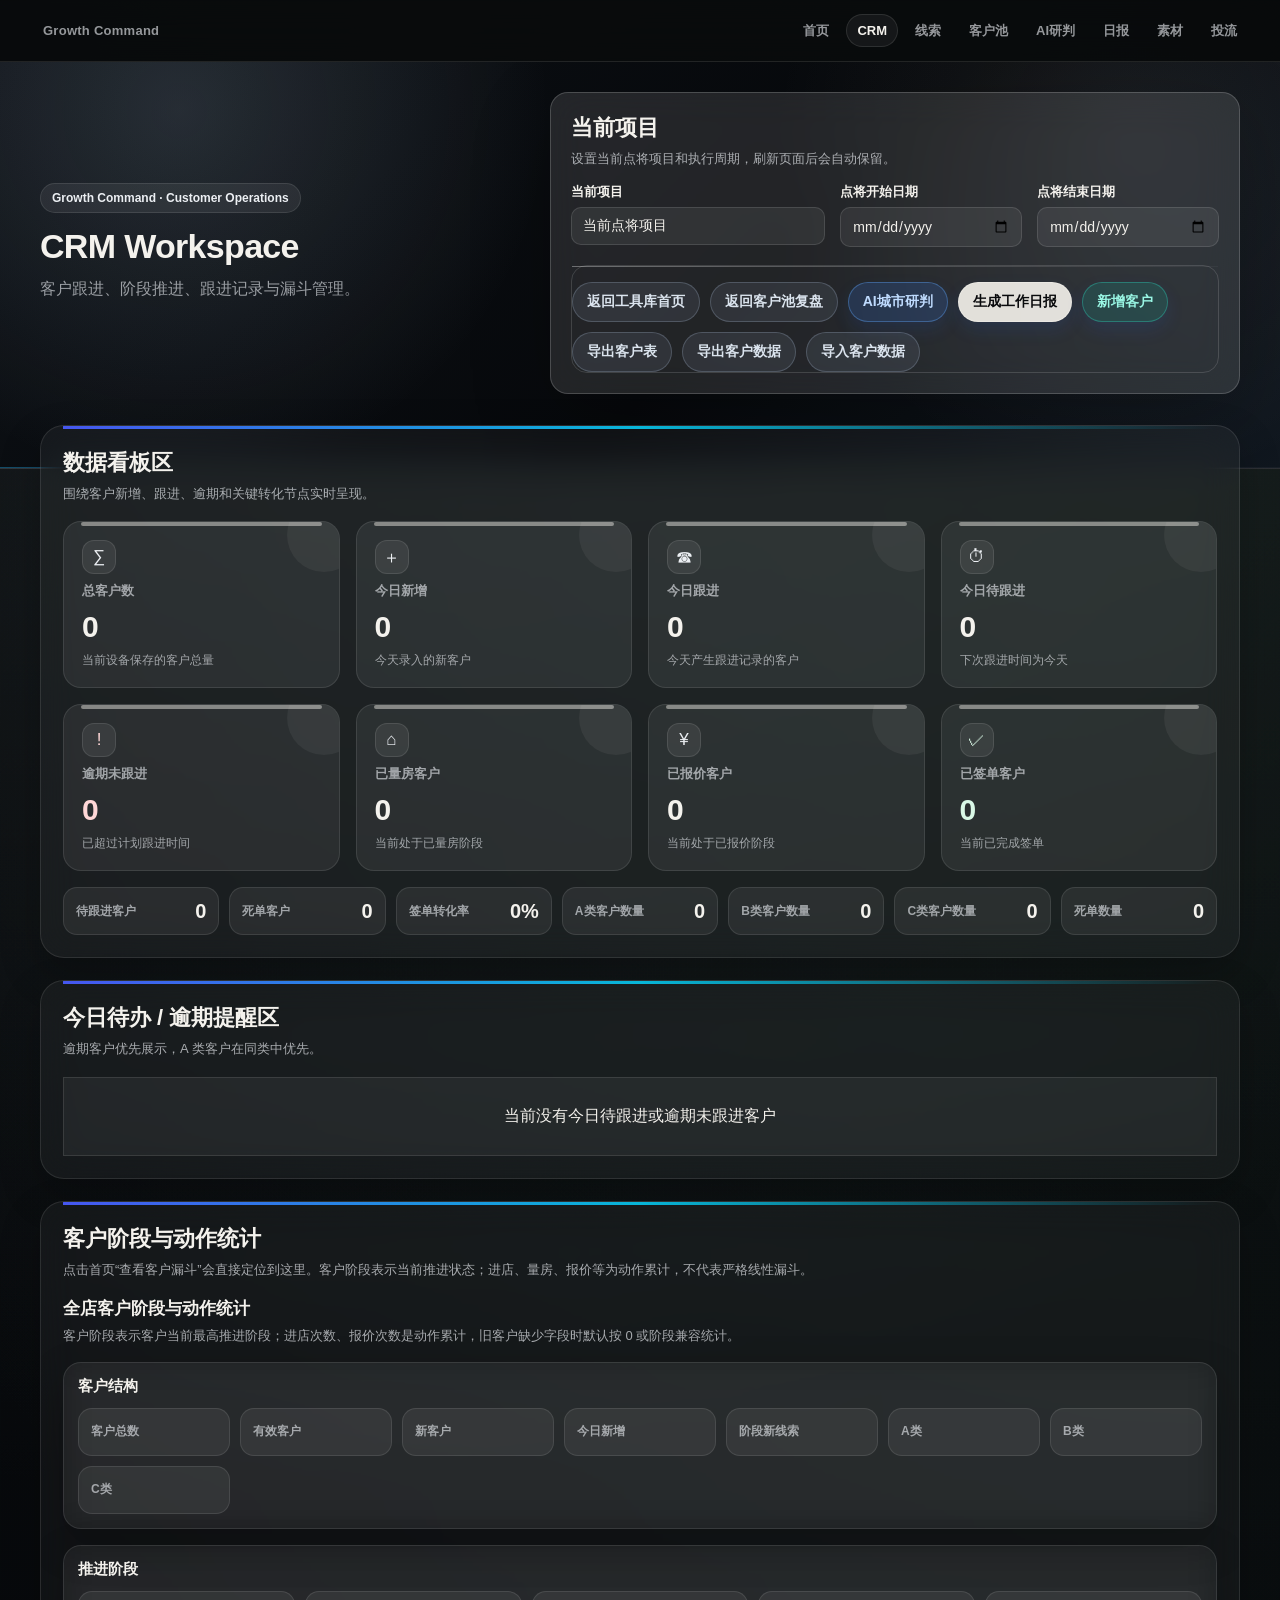
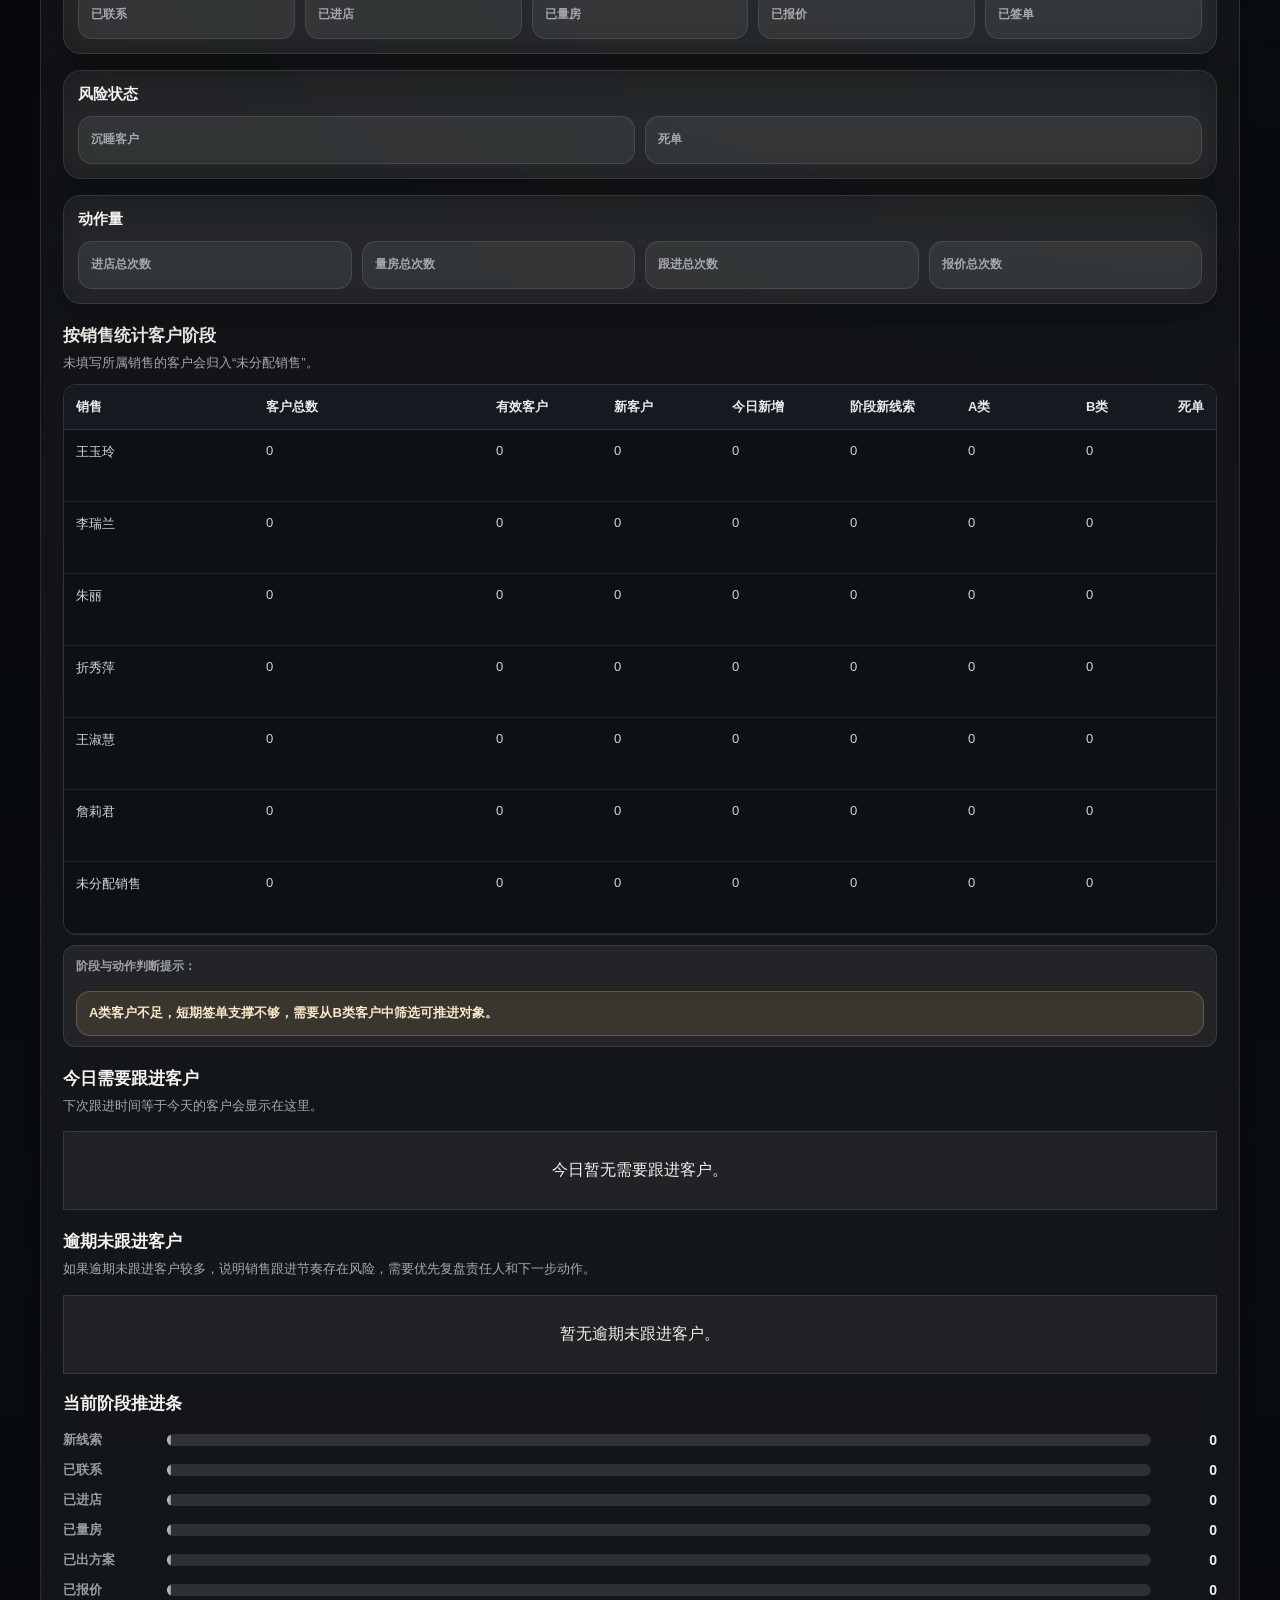
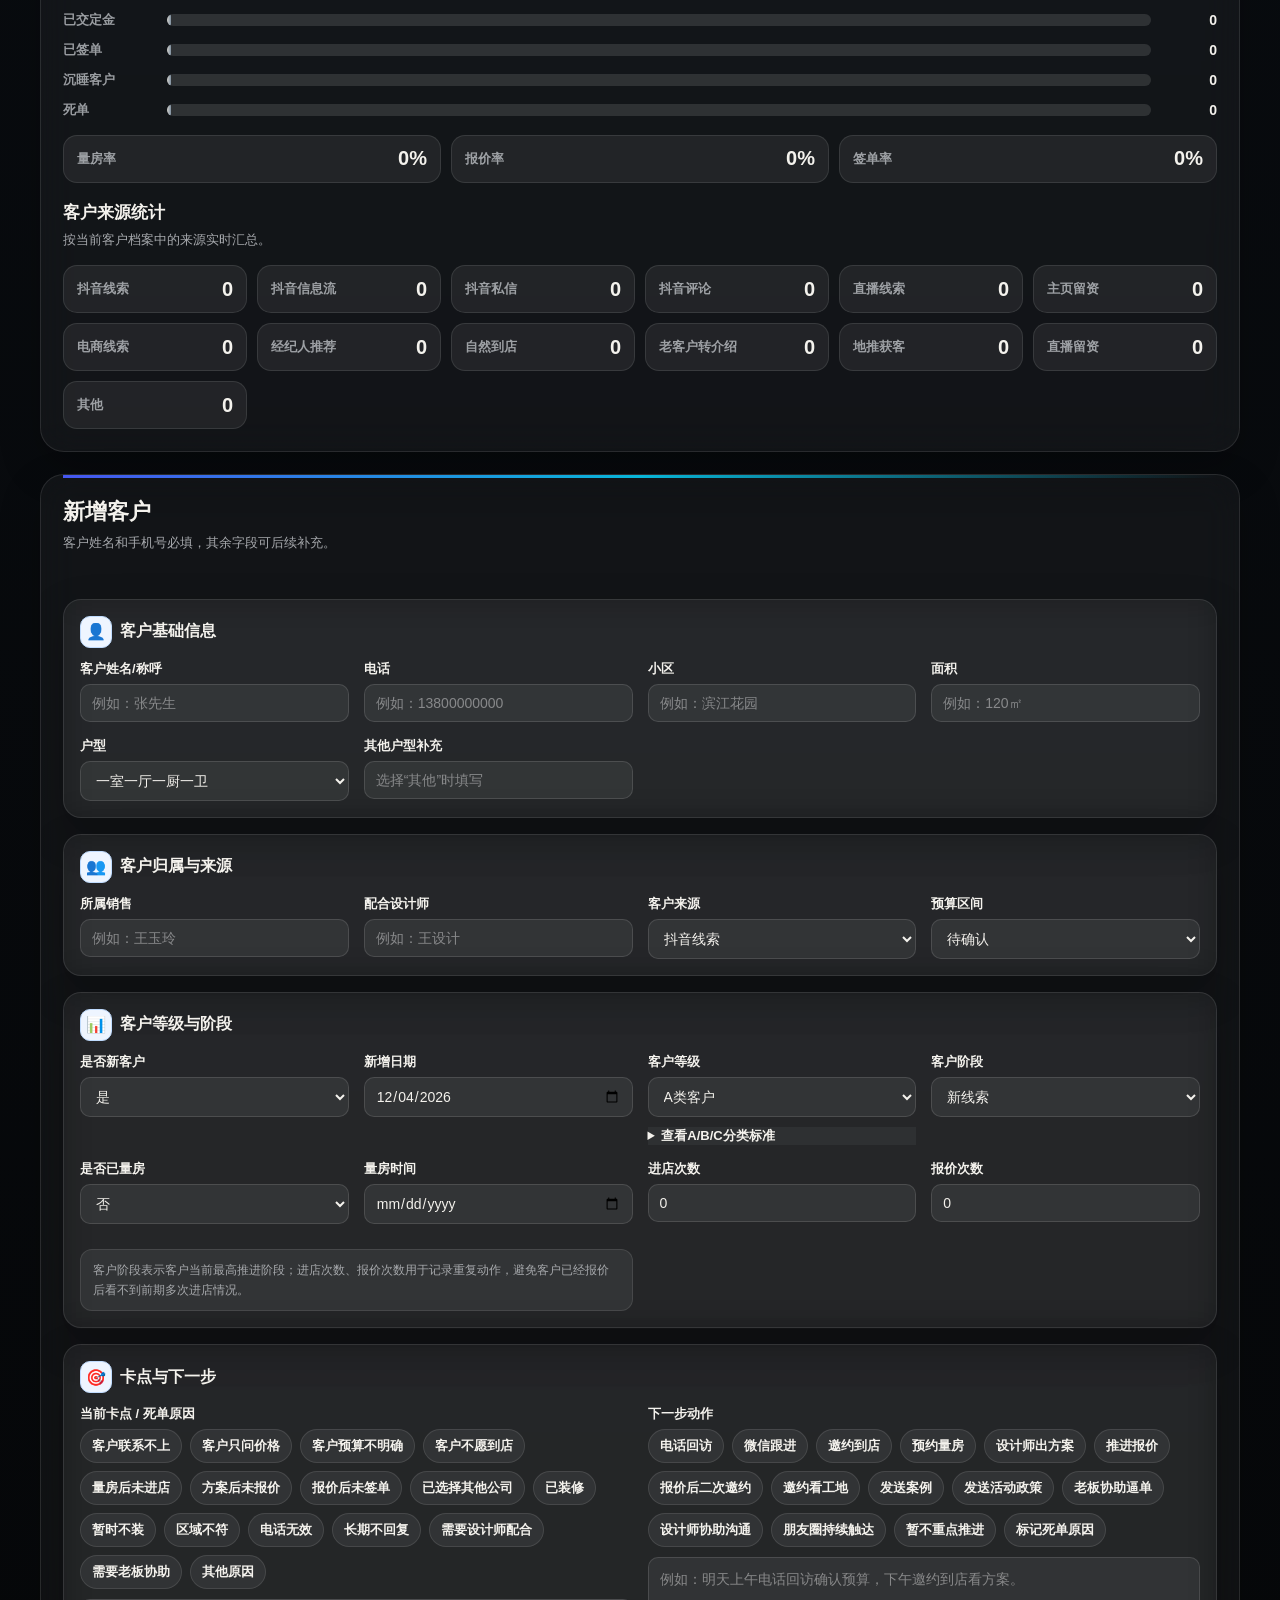
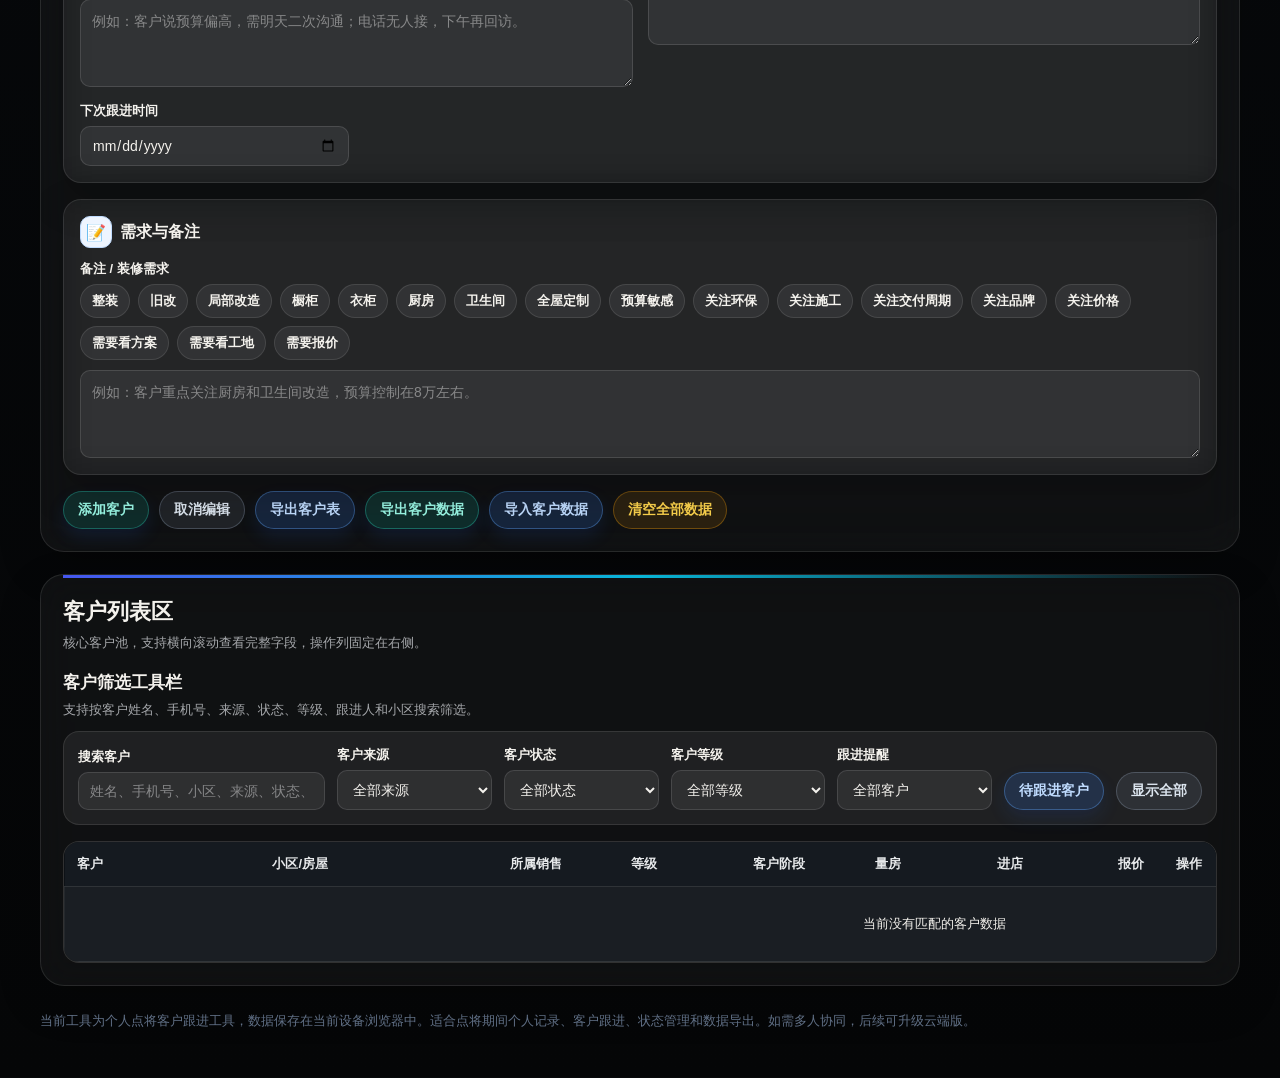
<file: crm.html>
<!DOCTYPE html>
<html lang="zh-CN">
<head>
  <meta charset="UTF-8" />
  <meta name="viewport" content="width=device-width, initial-scale=1.0" />
  <title>CRM Workspace | Growth Command</title>

  <style>
    :root {
      --bg: #eef3fb;
      --panel: #ffffff;
      --line: #dbe4f0;
      --text: #172033;
      --muted: #64748b;
      --brand: #4657f0;
      --brand-dark: #2738c8;
      --blue: #2563eb;
      --green: #12945a;
      --red: #d04444;
      --teal: #0891b2;
      --gray: #64748b;
      --amber-bg: #f8fbff;
      --amber-line: #dbeafe;
      --blue-bg: #eaf2ff;
      --red-bg: #fff1f2;
      --green-bg: #ecfdf3;
      --shadow: 0 18px 50px rgba(21, 34, 66, 0.09);
      --soft-shadow: 0 10px 28px rgba(21, 34, 66, 0.08);
      --gradient-primary: linear-gradient(135deg, #3861ff 0%, #6757f5 52%, #08b6d8 100%);
      --gradient-dark: radial-gradient(circle at 18% 16%, rgba(77, 208, 255, 0.28), transparent 34%),
        radial-gradient(circle at 86% 8%, rgba(132, 92, 255, 0.34), transparent 30%),
        linear-gradient(135deg, #111827 0%, #172554 50%, #0f172a 100%);
    }

    * {
      box-sizing: border-box;
    }

    body {
      margin: 0;
      background:
        radial-gradient(circle at 8% 0%, rgba(70, 87, 240, 0.14), transparent 28%),
        radial-gradient(circle at 96% 12%, rgba(8, 182, 216, 0.13), transparent 30%),
        var(--bg);
      color: var(--text);
      font-family: -apple-system, BlinkMacSystemFont, "PingFang SC", "Microsoft YaHei", sans-serif;
    }

    header {
      background: var(--gradient-dark);
      color: #fff;
      padding: 30px 40px 74px;
      position: relative;
      overflow: hidden;
    }

    header::after {
      background: linear-gradient(90deg, rgba(14, 165, 233, 0.38), rgba(99, 102, 241, 0.18), transparent);
      bottom: 0;
      content: "";
      height: 1px;
      left: 0;
      position: absolute;
      right: 0;
    }

    .hero-shell {
      display: grid;
      grid-template-columns: minmax(260px, 0.95fr) minmax(520px, 1.35fr);
      gap: 24px;
      margin: 0 auto;
      max-width: 1400px;
      position: relative;
      z-index: 1;
    }

    .hero-copy {
      align-self: center;
    }

    .hero-eyebrow {
      align-items: center;
      background: rgba(255, 255, 255, 0.09);
      border: 1px solid rgba(255, 255, 255, 0.15);
      border-radius: 999px;
      color: #c7f1ff;
      display: inline-flex;
      font-size: 12px;
      font-weight: 800;
      margin-bottom: 14px;
      padding: 7px 11px;
    }

    .hero-project {
      background: rgba(255, 255, 255, 0.11);
      border: 1px solid rgba(255, 255, 255, 0.18);
      border-radius: 18px;
      box-shadow: 0 24px 80px rgba(0, 0, 0, 0.22);
      padding: 20px;
      backdrop-filter: blur(18px);
    }

    .hero-project .section-head {
      margin-bottom: 14px;
    }

    .hero-project h2,
    .hero-project label {
      color: #fff;
    }

    .hero-project .section-note {
      color: #cbd5e1;
    }

    .hero-project input {
      background: rgba(255, 255, 255, 0.92);
      border-color: rgba(255, 255, 255, 0.28);
    }

    header h1 {
      margin: 0;
      font-size: 34px;
      letter-spacing: 0;
    }

    header p {
      margin: 10px 0 0;
      color: #dbeafe;
      line-height: 1.6;
      max-width: 620px;
    }

    main {
      width: min(1480px, 100%);
      margin: -44px auto 0;
      padding: 0 40px 46px;
      position: relative;
      z-index: 2;
    }

    h2,
    h3 {
      margin: 0;
      letter-spacing: 0;
    }

    h2 {
      font-size: 22px;
    }

    h3 {
      font-size: 17px;
    }

    label {
      display: block;
      margin-bottom: 6px;
      font-size: 13px;
      font-weight: 700;
      color: #344054;
    }

    input,
    select,
    textarea {
      width: 100%;
      border: 1px solid #d7e0ec;
      border-radius: 10px;
      background: #fbfdff;
      color: var(--text);
      font: inherit;
      font-size: 14px;
      outline: none;
      padding: 10px 11px;
    }

    input:focus,
    select:focus,
    textarea:focus {
      border-color: var(--brand);
      background: #fff;
      box-shadow: 0 0 0 4px rgba(70, 87, 240, 0.13);
    }

    textarea {
      min-height: 88px;
      resize: vertical;
      line-height: 1.6;
    }

    button {
      min-height: 38px;
      border: 0;
      border-radius: 10px;
      color: #fff;
      cursor: pointer;
      font: inherit;
      font-size: 14px;
      font-weight: 700;
      padding: 9px 14px;
      white-space: nowrap;
      box-shadow: 0 8px 18px rgba(37, 99, 235, 0.12);
      transition: transform 0.16s ease, box-shadow 0.16s ease, filter 0.16s ease;
    }

    button:hover {
      filter: brightness(0.96);
      transform: translateY(-1px);
      box-shadow: 0 12px 22px rgba(37, 99, 235, 0.16);
    }

    .card {
      background: rgba(255, 255, 255, 0.94);
      border: 1px solid rgba(219, 228, 240, 0.92);
      border-radius: 18px;
      box-shadow: var(--shadow);
      margin-bottom: 22px;
      padding: 22px;
      backdrop-filter: blur(10px);
    }

    .ops-panel {
      border: 1px solid rgba(255, 255, 255, 0.14);
      border-radius: 16px;
      display: grid;
      gap: 14px;
      margin-top: 18px;
      padding-top: 16px;
      position: relative;
    }

    .ops-panel::before {
      background: linear-gradient(90deg, rgba(255,255,255,0.34), rgba(255,255,255,0.04));
      content: "";
      height: 1px;
      left: 0;
      position: absolute;
      right: 0;
      top: 0;
    }

    .hero-actions {
      display: flex;
      flex-wrap: wrap;
      gap: 10px;
    }

    .hero-actions button {
      min-height: 40px;
    }

    .btn-ghost {
      background: rgba(255, 255, 255, 0.11);
      border: 1px solid rgba(255, 255, 255, 0.2);
      box-shadow: none;
      color: #eaf6ff;
    }

    .btn-ghost:hover {
      background: rgba(255, 255, 255, 0.18);
      box-shadow: 0 12px 26px rgba(0, 0, 0, 0.16);
    }

    .module-card {
      position: relative;
      overflow: hidden;
    }

    .module-card::before {
      background: linear-gradient(90deg, #4657f0, #08b6d8, transparent);
      content: "";
      height: 3px;
      left: 22px;
      position: absolute;
      right: 22px;
      top: 0;
    }

    .section-head {
      display: flex;
      align-items: center;
      justify-content: space-between;
      gap: 16px;
      margin-bottom: 18px;
    }

    .section-note {
      color: var(--muted);
      font-size: 13px;
      line-height: 1.5;
      margin: 6px 0 0;
    }

    .project-panel {
      display: grid;
      grid-template-columns: minmax(220px, 1.4fr) minmax(160px, 1fr) minmax(160px, 1fr);
      gap: 15px;
    }

    .page-footer {
      color: var(--muted);
      font-size: 13px;
      line-height: 1.7;
      padding: 2px 0 0;
    }

    .form-grid {
      display: grid;
      grid-template-columns: repeat(4, minmax(0, 1fr));
      gap: 15px;
    }

    .customer-form-sections {
      display: grid;
      gap: 16px;
    }

    .form-section-card {
      background: #f8fbff;
      border: 1px solid #dbeafe;
      border-radius: 16px;
      padding: 16px;
    }

    .form-section-card .form-grid {
      grid-template-columns: repeat(4, minmax(0, 1fr));
    }

    .form-section-title {
      align-items: center;
      color: #172554;
      display: flex;
      font-size: 16px;
      font-weight: 900;
      gap: 8px;
      margin-bottom: 12px;
    }

    .form-section-title span {
      align-items: center;
      background: #eef5ff;
      border: 1px solid #bfdbfe;
      border-radius: 10px;
      display: inline-flex;
      height: 32px;
      justify-content: center;
      width: 32px;
    }

    .compact-help {
      background: #ffffff;
      border: 1px dashed #bfdbfe;
      border-radius: 12px;
      color: #64748b;
      font-size: 12px;
      line-height: 1.7;
      margin-top: 10px;
      padding: 10px 12px;
    }

    .edit-mode-banner {
      background: #eff6ff;
      border: 1px solid #bfdbfe;
      border-radius: 14px;
      color: #1e3a8a;
      display: none;
      font-size: 14px;
      font-weight: 800;
      line-height: 1.6;
      margin: 14px 0 0;
      padding: 12px 14px;
    }

    .edit-mode-banner strong {
      color: #111827;
    }

    .form-save-tip {
      color: var(--green);
      font-size: 13px;
      font-weight: 800;
      min-height: 20px;
      margin-top: 8px;
    }

    .classification-details {
      margin-top: 10px;
    }

    .classification-details summary {
      color: #1d4ed8;
      cursor: pointer;
      font-size: 13px;
      font-weight: 800;
    }

    .metric-inline {
      display: flex;
      flex-wrap: wrap;
      gap: 6px;
    }

    .metric-pill {
      background: #eef5ff;
      border: 1px solid #bfdbfe;
      border-radius: 999px;
      color: #1e3a8a;
      display: inline-flex;
      font-size: 12px;
      font-weight: 800;
      padding: 4px 8px;
      white-space: nowrap;
    }

    .wide {
      grid-column: span 2;
    }

    .full {
      grid-column: 1 / -1;
    }

    .button-row {
      display: flex;
      flex-wrap: wrap;
      gap: 10px;
      margin-top: 16px;
    }

    .btn-primary {
      background: var(--gradient-primary);
    }

    .btn-blue {
      background: linear-gradient(135deg, #2563eb, #3b82f6);
    }

    .btn-gray {
      background: #64748b;
    }

    .btn-green {
      background: linear-gradient(135deg, #059669, #10b981);
    }

    .btn-red {
      background: linear-gradient(135deg, #dc4a4a, #ef6464);
    }

    .btn-teal {
      background: linear-gradient(135deg, #0891b2, #06b6d4);
    }

    .btn-light {
      background: #f3f7fb;
      border: 1px solid #dbe4f0;
      box-shadow: none;
      color: #334155;
    }

    .return-home-btn {
      background: rgba(255, 255, 255, 0.96);
      border: 1px solid rgba(191, 219, 254, 0.9);
      color: #172554;
      box-shadow: 0 12px 28px rgba(15, 23, 42, 0.18);
    }

    .return-home-btn:hover {
      background: #fff;
      box-shadow: 0 16px 34px rgba(37, 99, 235, 0.24);
    }

    .sales-preset-notice {
      background: #eef5ff;
      border: 1px solid #bfdbfe;
      border-radius: 12px;
      color: #1d4ed8;
      font-weight: 800;
      margin-top: 12px;
      padding: 10px 12px;
    }

    .btn-small {
      min-height: 31px;
      padding: 6px 9px;
      font-size: 12px;
    }

    .dashboard {
      display: grid;
      grid-template-columns: repeat(4, minmax(0, 1fr));
      gap: 16px;
    }

    .stat-box {
      min-height: 128px;
      border: 1px solid rgba(219, 234, 254, 0.95);
      border-radius: 18px;
      background:
        linear-gradient(180deg, rgba(255, 255, 255, 0.94), rgba(248, 251, 255, 0.94)),
        radial-gradient(circle at 100% 0%, rgba(70, 87, 240, 0.12), transparent 38%);
      box-shadow: var(--soft-shadow);
      display: grid;
      gap: 8px;
      padding: 18px;
      position: relative;
      overflow: hidden;
      transition: transform 0.18s ease, box-shadow 0.18s ease, border-color 0.18s ease;
    }

    .stat-box::before {
      background: var(--gradient-primary);
      border-radius: 999px;
      content: "";
      height: 4px;
      left: 17px;
      position: absolute;
      right: 17px;
      top: 0;
    }

    .stat-box::after {
      background: rgba(70, 87, 240, 0.08);
      border-radius: 999px;
      content: "";
      height: 74px;
      position: absolute;
      right: -22px;
      top: -24px;
      width: 74px;
    }

    .stat-box:hover {
      border-color: #93c5fd;
      box-shadow: 0 18px 38px rgba(37, 99, 235, 0.13);
      transform: translateY(-3px);
    }

    .stat-box span {
      display: block;
      color: #4b5563;
      font-size: 13px;
      font-weight: 700;
      line-height: 1.4;
    }

    .stat-box strong {
      display: block;
      color: #1e3a8a;
      font-size: 30px;
      line-height: 1.1;
      margin-top: 2px;
      position: relative;
      z-index: 1;
    }

    .stat-icon {
      align-items: center;
      background: #eff6ff;
      border: 1px solid #dbeafe;
      border-radius: 12px;
      color: #1d4ed8;
      display: inline-flex;
      font-size: 17px;
      height: 34px;
      justify-content: center;
      width: 34px;
    }

    .stat-desc {
      color: var(--muted);
      font-size: 12px;
      line-height: 1.5;
      margin: 0;
      position: relative;
      z-index: 1;
    }

    .stat-critical strong {
      color: #be123c;
    }

    .stat-critical .stat-icon {
      background: #fff1f2;
      border-color: #fecdd3;
      color: #be123c;
    }

    .stat-success strong {
      color: #047857;
    }

    .stat-success .stat-icon {
      background: #ecfdf3;
      border-color: #bbf7d0;
      color: #047857;
    }

    .mini-stat-grid {
      display: grid;
      grid-template-columns: repeat(auto-fit, minmax(135px, 1fr));
      gap: 10px;
      margin-top: 16px;
    }

    .mini-stat {
      align-items: center;
      background: #f8fbff;
      border: 1px solid #e2e8f0;
      border-radius: 14px;
      display: flex;
      justify-content: space-between;
      min-height: 48px;
      padding: 10px 12px;
    }

    .mini-stat span {
      color: #475569;
      font-size: 12px;
      font-weight: 800;
    }

    .mini-stat strong {
      color: #1e3a8a;
      font-size: 20px;
    }

    .source-stats {
      display: grid;
      grid-template-columns: repeat(auto-fit, minmax(170px, 1fr));
      gap: 10px;
      margin-top: 16px;
    }

    .source-stat {
      align-items: center;
      background: linear-gradient(180deg, #ffffff, #f8fbff);
      border: 1px solid #dbe4f0;
      border-radius: 14px;
      display: flex;
      justify-content: space-between;
      min-height: 48px;
      padding: 11px 13px;
      box-shadow: 0 8px 20px rgba(21, 34, 66, 0.05);
    }

    .source-stat span {
      color: #344054;
      font-size: 13px;
      font-weight: 700;
    }

    .source-stat strong {
      color: var(--brand-dark);
      font-size: 20px;
    }

    .report-toolbar {
      display: flex;
      flex-wrap: wrap;
      gap: 10px;
      justify-content: flex-end;
    }

    .report-options {
      display: grid;
      gap: 18px;
      padding-top: 18px;
    }

    .report-type-group {
      display: flex;
      flex-wrap: wrap;
      gap: 10px;
    }

    .radio-card,
    .check-card {
      align-items: center;
      background: #f8fbff;
      border: 1px solid #dbe4f0;
      border-radius: 12px;
      cursor: pointer;
      display: inline-flex;
      gap: 8px;
      min-height: 40px;
      padding: 9px 12px;
      transition: border-color 0.16s ease, box-shadow 0.16s ease, background 0.16s ease;
    }

    .radio-card:hover,
    .check-card:hover {
      background: #fff;
      border-color: #93c5fd;
      box-shadow: 0 8px 20px rgba(37, 99, 235, 0.08);
    }

    .radio-card input,
    .check-card input {
      width: auto;
    }

    .quick-choice-field {
      display: grid;
      gap: 10px;
    }

    .quick-choice-grid {
      display: flex;
      flex-wrap: wrap;
      gap: 8px;
    }

    .quick-choice {
      background: #f8fbff;
      border: 1px solid #dbe4f0;
      border-radius: 999px;
      box-shadow: none;
      color: #334155;
      font-size: 13px;
      font-weight: 700;
      min-height: 32px;
      padding: 7px 11px;
    }

    .quick-choice:hover {
      background: #eef5ff;
      border-color: #93c5fd;
      color: #1d4ed8;
    }

    .quick-choice.active {
      background: linear-gradient(135deg, #3861ff 0%, #6757f5 100%);
      border-color: transparent;
      color: #fff;
      box-shadow: 0 10px 20px rgba(70, 87, 240, 0.18);
    }

    .compat-textarea {
      display: none;
    }

    .action-checks {
      display: grid;
      grid-template-columns: repeat(auto-fit, minmax(150px, 1fr));
      gap: 10px;
    }

    .report-output {
      background: #f8fbff;
      border: 1px solid #dbe4f0;
      border-radius: 14px;
      min-height: 280px;
      white-space: pre-wrap;
    }

    .copy-tip {
      color: var(--green);
      font-size: 13px;
      font-weight: 800;
      min-height: 20px;
    }

    .prejudge-history {
      display: grid;
      gap: 10px;
    }

    .prejudge-history-item {
      align-items: center;
      background: #f8fbff;
      border: 1px solid #dbe4f0;
      border-radius: 14px;
      display: grid;
      gap: 12px;
      grid-template-columns: minmax(0, 1fr) auto;
      padding: 12px;
    }

    .prejudge-history-title {
      font-weight: 900;
      margin-bottom: 4px;
    }

    .funnel-panel {
      display: grid;
      gap: 12px;
      margin-top: 16px;
    }

    .funnel-row {
      display: grid;
      grid-template-columns: 94px minmax(120px, 1fr) 56px;
      align-items: center;
      gap: 10px;
    }

    .funnel-name {
      color: #344054;
      font-size: 13px;
      font-weight: 800;
    }

    .funnel-bar {
      background: #e8eef8;
      border-radius: 999px;
      height: 12px;
      overflow: hidden;
    }

    .funnel-fill {
      background: var(--gradient-primary);
      border-radius: 999px;
      display: block;
      height: 100%;
      min-width: 4px;
    }

    .funnel-count {
      color: #1d4ed8;
      font-size: 14px;
      font-weight: 800;
      text-align: right;
    }

    .funnel-rates {
      display: grid;
      grid-template-columns: repeat(auto-fit, minmax(150px, 1fr));
      gap: 10px;
      margin-top: 16px;
    }

    .funnel-dashboard {
      display: grid;
      gap: 16px;
      margin-top: 16px;
    }

    .funnel-group {
      background: #f8fbff;
      border: 1px solid #dbeafe;
      border-radius: 16px;
      padding: 14px;
    }

    .funnel-group h4 {
      color: #172554;
      font-size: 15px;
      margin: 0 0 12px;
    }

    .funnel-group-grid {
      display: grid;
      gap: 10px;
      grid-template-columns: repeat(auto-fit, minmax(140px, 1fr));
    }

    .funnel-alerts {
      display: grid;
      gap: 10px;
      margin-top: 14px;
    }

    .funnel-alert {
      background: #fff7ed;
      border: 1px solid #fed7aa;
      border-radius: 14px;
      color: #9a3412;
      font-size: 13px;
      font-weight: 800;
      line-height: 1.6;
      padding: 11px 12px;
    }

    .sales-funnel-table {
      border: 1px solid #dbe4f0;
      border-radius: 14px;
      overflow-x: auto;
      margin-top: 12px;
    }

    .sales-funnel-table table {
      min-width: 1080px;
      width: 100%;
    }

    .funnel-follow-section {
      margin-top: 20px;
    }

    .funnel-follow-section h3 {
      margin-top: 0;
    }

    .todo-list {
      display: grid;
      gap: 10px;
      margin-top: 16px;
    }

    .todo-card {
      background: linear-gradient(180deg, #fff, #f8fbff);
      border: 1px solid #dbe4f0;
      border-radius: 14px;
      cursor: pointer;
      display: grid;
      grid-template-columns: minmax(180px, 1.1fr) minmax(180px, 1fr) minmax(180px, 1.4fr) auto;
      gap: 12px;
      padding: 13px;
    }

    .todo-card:hover {
      border-color: var(--brand);
      box-shadow: 0 14px 30px rgba(21, 34, 66, 0.1);
      transform: translateY(-1px);
    }

    .todo-title {
      color: #111827;
      font-size: 15px;
      font-weight: 800;
      margin-bottom: 4px;
    }

    .todo-meta {
      color: var(--muted);
      font-size: 12px;
      line-height: 1.7;
    }

    .todo-actions {
      align-items: center;
      display: flex;
      flex-wrap: wrap;
      gap: 7px;
      justify-content: flex-end;
    }

    .filter-grid {
      background: #f8fbff;
      border: 1px solid #e2e8f0;
      border-radius: 16px;
      display: grid;
      grid-template-columns: 1.6fr repeat(4, minmax(150px, 1fr)) auto auto;
      align-items: end;
      gap: 12px;
      margin-bottom: 16px;
      margin-top: 12px;
      padding: 14px;
    }

    .table-wrapper {
      width: 100%;
      overflow-x: auto;
      -webkit-overflow-scrolling: touch;
      border: 1px solid #dbe4f0;
      border-radius: 16px;
      box-shadow: inset 0 0 0 1px rgba(255, 255, 255, 0.65);
    }

    table {
      width: 100%;
      min-width: 1740px;
      border-collapse: collapse;
      background: #fff;
      font-size: 13px;
    }

    th,
    td {
      border-bottom: 1px solid #e8edf2;
      padding: 13px 12px;
      text-align: left;
      vertical-align: top;
    }

    th:nth-child(1),
    td:nth-child(1) {
      min-width: 190px;
    }

    th:nth-child(2),
    td:nth-child(2) {
      min-width: 230px;
    }

    th:nth-child(3),
    td:nth-child(3),
    th:nth-child(4),
    td:nth-child(4),
    th:nth-child(5),
    td:nth-child(5),
    th:nth-child(6),
    td:nth-child(6),
    th:nth-child(7),
    td:nth-child(7) {
      min-width: 118px;
    }

    th:nth-child(8),
    td:nth-child(8),
    th:nth-child(9),
    td:nth-child(9) {
      min-width: 250px;
    }

    th {
      background: #f1f6ff;
      color: #334155;
      font-weight: 800;
      white-space: nowrap;
      position: relative;
    }

    tbody tr:hover {
      background: #f8fbff;
    }

    tbody tr {
      height: 72px;
      transition: background 0.16s ease, box-shadow 0.16s ease;
    }

    .customer-name {
      font-weight: 800;
      color: #111827;
      white-space: nowrap;
      word-break: keep-all;
    }

    .subtle {
      color: var(--muted);
      font-size: 12px;
      line-height: 1.7;
    }

    .nowrap {
      white-space: nowrap;
      word-break: keep-all;
    }

    .compact-cell {
      white-space: nowrap;
    }

    .text-cell {
      width: 260px;
      max-width: 320px;
      line-height: 1.6;
      word-break: break-word;
      white-space: normal;
    }

    .date-cell {
      min-width: 146px;
      white-space: nowrap;
    }

    .action-cell {
      width: 252px;
      min-width: 252px;
      background: #ffffff;
      box-shadow: -14px 0 22px rgba(15, 23, 42, 0.08);
      position: sticky;
      right: 0;
      z-index: 2;
    }

    th:last-child {
      background: #f1f6ff;
      box-shadow: -14px 0 22px rgba(15, 23, 42, 0.08);
      position: sticky;
      right: 0;
      z-index: 3;
    }

    tbody tr:hover .action-cell {
      background: #f8fbff;
    }

    .row-actions {
      display: flex;
      flex-wrap: nowrap;
      gap: 7px;
    }

    .row-actions .btn-small {
      flex: 0 0 auto;
      white-space: nowrap;
    }

    .row-actions .btn-blue {
      background: #eef5ff;
      border: 1px solid #bfdbfe;
      box-shadow: none;
      color: #1d4ed8;
    }

    .row-actions .btn-green {
      background: #ecfdf3;
      border: 1px solid #bbf7d0;
      box-shadow: none;
      color: #047857;
    }

    .row-actions .btn-teal {
      background: #ecfeff;
      border: 1px solid #a5f3fc;
      box-shadow: none;
      color: #0e7490;
    }

    .row-actions .btn-red {
      background: #fff1f2;
      border: 1px solid #fecdd3;
      box-shadow: none;
      color: #be123c;
    }

    .tag {
      display: inline-flex;
      align-items: center;
      border-radius: 999px;
      font-size: 12px;
      font-weight: 800;
      line-height: 1;
      margin: 0 5px 6px 0;
      padding: 6px 9px;
      white-space: nowrap;
      border: 1px solid transparent;
    }

    .tag-status {
      background: #eef5ff;
      border-color: #bfdbfe;
      color: #1d4ed8;
    }

    .tag-new {
      background: #f0fdfa;
      border-color: #5eead4;
      color: #0f766e;
    }

    .tag-grade-a {
      background: linear-gradient(135deg, #fff7ed, #ffedd5);
      border-color: #fdba74;
      color: #c2410c;
    }

    .tag-grade-b {
      background: #eaf2ff;
      border-color: #93c5fd;
      color: #1d4ed8;
    }

    .tag-grade-c {
      background: #ecfdf3;
      border-color: #bbf7d0;
      color: #16803c;
    }

    .tag-grade-d {
      background: #f2f4f7;
      border-color: #e2e8f0;
      color: #475467;
    }

    .tag-grade-invalid {
      background: #fff1f2;
      border-color: #fecdd3;
      color: #be123c;
    }

    .tag-today {
      background: #ecfeff;
      border-color: #67e8f9;
      color: #0e7490;
    }

    .tag-overdue {
      background: var(--red-bg);
      border-color: #fecdd3;
      color: var(--red);
    }

    .tag-ok {
      background: var(--green-bg);
      border-color: #bbf7d0;
      color: var(--green);
    }

    .empty-tip {
      padding: 28px;
      text-align: center;
      color: var(--muted);
      background: #f9fafb;
    }

    .detail-panel {
      border: 1px solid #dbe4f0;
      border-radius: 16px;
      background: #f8fbff;
      margin-top: 14px;
      padding: 16px;
    }

    .detail-grid {
      display: grid;
      grid-template-columns: repeat(4, minmax(0, 1fr));
      gap: 12px;
      margin-bottom: 16px;
    }

    .detail-item {
      border: 1px solid #e2e8f0;
      border-radius: 14px;
      background: #fff;
      padding: 10px;
      min-height: 68px;
      box-shadow: 0 8px 18px rgba(21, 34, 66, 0.04);
    }

    .detail-item span {
      display: block;
      color: var(--muted);
      font-size: 12px;
      margin-bottom: 5px;
    }

    .detail-item strong {
      display: block;
      font-size: 14px;
      line-height: 1.5;
      word-break: break-word;
    }

    .timeline {
      display: grid;
      gap: 10px;
      margin-top: 12px;
    }

    .timeline-item {
      border-left: 4px solid #4657f0;
      border-radius: 12px;
      background: #fff;
      padding: 11px 12px;
      box-shadow: 0 8px 20px rgba(21, 34, 66, 0.05);
    }

    .timeline-meta {
      color: var(--muted);
      display: flex;
      flex-wrap: wrap;
      gap: 10px;
      font-size: 12px;
      margin-bottom: 6px;
    }

    .timeline-content {
      line-height: 1.65;
      word-break: break-word;
    }

    .timeline-actions {
      display: flex;
      flex-wrap: wrap;
      gap: 8px;
      margin-top: 10px;
    }

    .follow-form {
      border-top: 1px solid #e5e9ef;
      margin-top: 16px;
      padding-top: 16px;
    }

    .follow-edit-banner {
      background: #eff6ff;
      border: 1px solid #bfdbfe;
      border-radius: 12px;
      color: #1e3a8a;
      font-size: 13px;
      font-weight: 700;
      line-height: 1.6;
      margin-top: 10px;
      padding: 10px 12px;
    }

    .hidden {
      display: none !important;
    }

    .modal-backdrop {
      align-items: center;
      background: rgba(15, 23, 42, 0.66);
      bottom: 0;
      display: flex;
      justify-content: center;
      left: 0;
      padding: 22px;
      position: fixed;
      right: 0;
      top: 0;
      z-index: 1000;
    }

    .modal-dialog {
      background: #ffffff;
      border: 1px solid rgba(219, 228, 240, 0.9);
      border-radius: 18px;
      box-shadow: 0 28px 90px rgba(15, 23, 42, 0.34);
      max-height: calc(100vh - 44px);
      max-width: 1080px;
      overflow: auto;
      width: 100%;
    }

    #dailyReportModal .modal-dialog {
      max-width: 1160px;
    }

    #preJudgeModal .modal-dialog {
      max-width: 1180px;
    }

    #dailyReportModal .modal-body,
    #preJudgeModal .modal-body {
      background: linear-gradient(180deg, #ffffff 0%, #f8fbff 100%);
    }

    .modal-head {
      align-items: flex-start;
      border-bottom: 1px solid #e2e8f0;
      display: flex;
      gap: 16px;
      justify-content: space-between;
      padding: 20px 22px 14px;
      position: sticky;
      top: 0;
      background: rgba(255, 255, 255, 0.96);
      backdrop-filter: blur(10px);
      z-index: 2;
    }

    .modal-head h2 {
      margin: 0;
    }

    .modal-body {
      padding: 0 22px 22px;
    }

    .modal-actions {
      display: flex;
      flex-wrap: wrap;
      gap: 10px;
      padding: 0 22px 22px;
    }

    @media (max-width: 1180px) {
      .hero-shell {
        grid-template-columns: 1fr;
      }

      .dashboard {
        grid-template-columns: repeat(2, minmax(0, 1fr));
      }

      .form-grid,
      .detail-grid {
        grid-template-columns: repeat(2, minmax(0, 1fr));
      }

      .project-panel {
        grid-template-columns: repeat(2, minmax(0, 1fr));
      }

      .filter-grid {
        grid-template-columns: repeat(2, minmax(0, 1fr));
      }
    }

    @media (max-width: 720px) {
      header {
        padding: 22px 14px 58px;
      }

      header h1 {
        font-size: 27px;
        line-height: 1.18;
      }

      .hero-shell {
        gap: 18px;
      }

      .hero-project {
        border-radius: 16px;
        padding: 16px;
      }

      .hero-actions {
        display: grid;
        grid-template-columns: 1fr;
      }

      main {
        margin-top: -38px;
        padding: 0 12px 30px;
      }

      .card {
        border-radius: 16px;
        padding: 16px;
      }

      .section-head {
        align-items: flex-start;
        flex-direction: column;
      }

      .report-toolbar {
        justify-content: stretch;
        width: 100%;
      }

      .dashboard,
      .project-panel,
      .form-grid,
      .form-section-card .form-grid,
      .detail-grid,
      .filter-grid {
        grid-template-columns: 1fr;
      }

      .dashboard {
        grid-template-columns: repeat(2, minmax(0, 1fr));
      }

      .stat-box {
        min-height: 94px;
        padding: 14px;
      }

      .stat-box strong {
        font-size: 25px;
      }

      .mini-stat-grid {
        grid-template-columns: 1fr;
      }

      .report-type-group {
        display: grid;
        grid-template-columns: 1fr;
      }

      .wide {
        grid-column: auto;
      }

      button {
        width: 100%;
      }

      .row-actions button,
      .button-row button {
        flex: 1 1 120px;
      }

      .action-cell .row-actions button {
        flex: 0 0 auto;
        width: auto;
      }

      .todo-card {
        grid-template-columns: 1fr;
      }

      .todo-actions {
        justify-content: stretch;
      }

      .modal-backdrop {
        align-items: stretch;
        padding: 10px;
      }

      .modal-dialog {
        border-radius: 16px;
        max-height: calc(100vh - 20px);
      }

      .modal-head,
      .modal-actions {
        padding-left: 16px;
        padding-right: 16px;
      }

      .modal-body {
        padding-left: 16px;
        padding-right: 16px;
      }

      .table-wrapper {
        border-radius: 14px;
      }

      table {
        min-width: 1560px;
      }

      .page-footer {
        padding: 0 4px;
      }
    }
  </style>
  <link rel="stylesheet" href="shared-ui.css" />
</head>

<body>
  <nav class="gc-shell" aria-label="Growth Command 功能导航">
    <div class="gc-nav">
      <a class="gc-brand" href="index.html">Growth Command</a>
      <div class="gc-nav-links">
        <a href="index.html">首页</a>
        <a href="crm.html" class="is-active">CRM</a>
        <a href="douyin-leads.html">线索</a>
        <a href="customer-review.html">客户池</a>
        <a href="city-analysis.html">AI研判</a>
        <a href="report.html">日报</a>
        <a href="material-lab.html">素材</a>
        <a href="ad-test.html">投流</a>
      </div>
    </div>
  </nav>
  <header>
    <div class="hero-shell">
      <div class="hero-copy">
        <div class="hero-eyebrow">Growth Command · Customer Operations</div>
        <h1>CRM Workspace</h1>
        <p>客户跟进、阶段推进、跟进记录与漏斗管理。</p>
      </div>

      <section class="hero-project">
        <div class="section-head">
          <div>
            <h2>当前项目</h2>
            <p class="section-note">设置当前点将项目和执行周期，刷新页面后会自动保留。</p>
          </div>
        </div>

        <div class="project-panel">
          <div>
            <label for="pointProjectName">当前项目</label>
            <input id="pointProjectName" placeholder="当前点将项目" oninput="saveProjectInfo()" />
          </div>
          <div>
            <label for="pointStartDate">点将开始日期</label>
            <input id="pointStartDate" type="date" onchange="saveProjectInfo()" />
          </div>
          <div>
            <label for="pointEndDate">点将结束日期</label>
            <input id="pointEndDate" type="date" onchange="saveProjectInfo()" />
          </div>
        </div>

        <div class="ops-panel">
          <div class="hero-actions">
            <button class="btn-light return-home-btn" onclick="location.href='index.html'">返回工具库首页</button>
            <button class="btn-light return-home-btn" onclick="location.href='customer-review.html'">返回客户池复盘</button>
            <button class="btn-blue" onclick="openPreJudgeModal()">AI城市研判</button>
            <button class="btn-primary" onclick="openDailyReportModal()">生成工作日报</button>
            <button class="btn-green" onclick="focusCustomerForm()">新增客户</button>
            <button class="btn-ghost" onclick="exportCustomers()">导出客户表</button>
            <button class="btn-ghost" onclick="exportCustomerData()">导出客户数据</button>
            <button class="btn-ghost" onclick="triggerImportCustomerData()">导入客户数据</button>
          </div>
        </div>
      </section>
    </div>
  </header>

  <main>

    <section class="card module-card" id="dashboard">
      <div class="section-head">
        <div>
          <h2>数据看板区</h2>
          <p class="section-note">围绕客户新增、跟进、逾期和关键转化节点实时呈现。</p>
        </div>
      </div>

      <div class="dashboard">
        <div class="stat-box">
          <div class="stat-icon">∑</div>
          <span>总客户数</span>
          <strong id="statTotal">0</strong>
          <p class="stat-desc">当前设备保存的客户总量</p>
        </div>
        <div class="stat-box">
          <div class="stat-icon">＋</div>
          <span>今日新增</span>
          <strong id="statTodayNew">0</strong>
          <p class="stat-desc">今天录入的新客户</p>
        </div>
        <div class="stat-box">
          <div class="stat-icon">☎</div>
          <span>今日跟进</span>
          <strong id="statTodayFollowed">0</strong>
          <p class="stat-desc">今天产生跟进记录的客户</p>
        </div>
        <div class="stat-box">
          <div class="stat-icon">⏱</div>
          <span>今日待跟进</span>
          <strong id="statTodayNeedFollow">0</strong>
          <p class="stat-desc">下次跟进时间为今天</p>
        </div>
        <div class="stat-box stat-critical">
          <div class="stat-icon">!</div>
          <span>逾期未跟进</span>
          <strong id="statOverdueFollow">0</strong>
          <p class="stat-desc">已超过计划跟进时间</p>
        </div>
        <div class="stat-box">
          <div class="stat-icon">⌂</div>
          <span>已量房客户</span>
          <strong id="statMeasured">0</strong>
          <p class="stat-desc">当前处于已量房阶段</p>
        </div>
        <div class="stat-box">
          <div class="stat-icon">¥</div>
          <span>已报价客户</span>
          <strong id="statQuoted">0</strong>
          <p class="stat-desc">当前处于已报价阶段</p>
        </div>
        <div class="stat-box stat-success">
          <div class="stat-icon">✓</div>
          <span>已签单客户</span>
          <strong id="statSigned">0</strong>
          <p class="stat-desc">当前已完成签单</p>
        </div>
      </div>

      <div class="mini-stat-grid">
        <div class="mini-stat">
          <span>待跟进客户</span>
          <strong id="statNeedFollow">0</strong>
        </div>
        <div class="mini-stat">
          <span>死单客户</span>
          <strong id="statLost">0</strong>
        </div>
        <div class="mini-stat">
          <span>签单转化率</span>
          <strong id="statConversion">0%</strong>
        </div>
        <div class="mini-stat">
          <span>A类客户数量</span>
          <strong id="statGradeA">0</strong>
        </div>
        <div class="mini-stat">
          <span>B类客户数量</span>
          <strong id="statGradeB">0</strong>
        </div>
        <div class="mini-stat">
          <span>C类客户数量</span>
          <strong id="statGradeC">0</strong>
        </div>
        <div class="mini-stat">
          <span>死单数量</span>
          <strong id="statInvalidGrade">0</strong>
        </div>
      </div>
    </section>

    <section class="card module-card">
      <div class="section-head">
        <div>
          <h2>今日待办 / 逾期提醒区</h2>
          <p class="section-note">逾期客户优先展示，A 类客户在同类中优先。</p>
        </div>
      </div>
      <div class="todo-list" id="followTodoList"></div>
    </section>

    <section class="card module-card" id="funnel">
      <div class="section-head">
        <div>
          <h2>客户阶段与动作统计</h2>
          <p class="section-note">点击首页“查看客户漏斗”会直接定位到这里。客户阶段表示当前推进状态；进店、量房、报价等为动作累计，不代表严格线性漏斗。</p>
        </div>
      </div>
      <h3>全店客户阶段与动作统计</h3>
      <p class="section-note">客户阶段表示客户当前最高推进阶段；进店次数、报价次数是动作累计，旧客户缺少字段时默认按 0 或阶段兼容统计。</p>
      <div class="funnel-dashboard" id="crmFunnelStats"></div>
      <h3 style="margin-top:20px;">按销售统计客户阶段</h3>
      <p class="section-note">未填写所属销售的客户会归入“未分配销售”。</p>
      <div id="salesFunnelStats"></div>
      <div class="compact-help" id="funnelJudgeTips"></div>
      <div class="funnel-follow-section">
        <h3>今日需要跟进客户</h3>
        <p class="section-note">下次跟进时间等于今天的客户会显示在这里。</p>
        <div class="todo-list" id="funnelTodayList"></div>
      </div>
      <div class="funnel-follow-section">
        <h3>逾期未跟进客户</h3>
        <p class="section-note">如果逾期未跟进客户较多，说明销售跟进节奏存在风险，需要优先复盘责任人和下一步动作。</p>
        <div class="todo-list" id="funnelOverdueList"></div>
      </div>
      <h3 style="margin-top:18px;">当前阶段推进条</h3>
      <div class="funnel-panel" id="stageFunnel"></div>
      <div class="funnel-rates">
        <div class="source-stat">
          <span>量房率</span>
          <strong id="rateMeasured">0%</strong>
        </div>
        <div class="source-stat">
          <span>报价率</span>
          <strong id="rateQuoted">0%</strong>
        </div>
        <div class="source-stat">
          <span>签单率</span>
          <strong id="rateSigned">0%</strong>
        </div>
      </div>
      <h3 style="margin-top:18px;">客户来源统计</h3>
      <p class="section-note">按当前客户档案中的来源实时汇总。</p>
      <div class="source-stats" id="sourceStats"></div>
    </section>

    <section class="card module-card" id="customerFormSection">
      <div class="section-head">
        <div>
          <h2 id="formTitle">新增客户</h2>
          <p class="section-note">客户姓名和手机号必填，其余字段可后续补充。</p>
          <p class="sales-preset-notice" id="salesPresetNotice" style="display:none;"></p>
          <div class="edit-mode-banner" id="editModeBanner"></div>
          <div class="form-save-tip" id="formSaveTip"></div>
        </div>
      </div>

      <div class="customer-form-sections">
        <section class="form-section-card">
          <div class="form-section-title"><span>👤</span>客户基础信息</div>
          <div class="form-grid">
            <div>
              <label for="name">客户姓名/称呼</label>
              <input id="name" placeholder="例如：张先生" />
            </div>
            <div>
              <label for="phone">电话</label>
              <input id="phone" placeholder="例如：13800000000" />
            </div>
            <div>
              <label for="community">小区</label>
              <input id="community" placeholder="例如：滨江花园" />
            </div>
            <div>
              <label for="area">面积</label>
              <input id="area" placeholder="例如：120㎡" />
            </div>
            <div>
              <label for="layout">户型</label>
              <select id="layout" onchange="toggleLayoutOther()">
                <option>一室一厅一厨一卫</option>
                <option>两室一厅一厨一卫</option>
                <option>两室两厅一厨一卫</option>
                <option>两室两厅一厨两卫</option>
                <option>三室两厅一厨一卫</option>
                <option>三室两厅一厨两卫</option>
                <option>四室两厅一厨两卫</option>
                <option>四室两厅一厨三卫</option>
                <option>复式/跃层</option>
                <option>别墅/自建房</option>
                <option>旧房翻新</option>
                <option>局部改造</option>
                <option>其他</option>
              </select>
            </div>
            <div>
              <label for="layoutOther">其他户型补充</label>
              <input id="layoutOther" placeholder="选择“其他”时填写" />
            </div>
          </div>
        </section>

        <section class="form-section-card">
          <div class="form-section-title"><span>👥</span>客户归属与来源</div>
          <div class="form-grid">
            <div>
              <label for="owner">所属销售</label>
              <input id="owner" list="ownerSalesList" placeholder="例如：王玉玲" />
              <datalist id="ownerSalesList"></datalist>
            </div>
            <div>
              <label for="designer">配合设计师</label>
              <input id="designer" placeholder="例如：王设计" />
            </div>
            <div>
              <label for="source">客户来源</label>
              <select id="source">
                <option>抖音线索</option>
                <option>电商线索</option>
                <option>经纪人推荐</option>
                <option>自然到店</option>
                <option>老客户转介绍</option>
                <option>地推获客</option>
                <option>直播留资</option>
                <option>其他</option>
              </select>
            </div>
            <div>
              <label for="budget">预算区间</label>
              <select id="budget">
                <option>待确认</option>
                <option>5万以下</option>
                <option>5-10万</option>
                <option>7-10万</option>
                <option>10-20万</option>
                <option>20-30万</option>
                <option>30万以上</option>
              </select>
            </div>
          </div>
        </section>

        <section class="form-section-card">
          <div class="form-section-title"><span>📊</span>客户等级与阶段</div>
          <div class="form-grid">
            <div>
              <label for="isNewCustomer">是否新客户</label>
              <select id="isNewCustomer">
                <option value="true">是</option>
                <option value="false">否</option>
              </select>
            </div>
            <div>
              <label for="newCustomerDate">新增日期</label>
              <input id="newCustomerDate" type="date" />
            </div>
            <div>
              <label for="grade">客户等级</label>
              <select id="grade">
                <option>A类客户</option>
                <option>B类客户</option>
                <option>C类客户</option>
                <option>死单</option>
              </select>
              <details class="classification-details">
                <summary>查看A/B/C分类标准</summary>
                <div class="compact-help">A类：近期可推进，已量房/已报价/预算可谈/可约店。B类：有需求但时间、预算、决策、方案不明确，需要培育。C类：意向弱、只问价格、暂时观望，持续触达。死单：电话无效、已装修、不装了、区域不符、长期无效。</div>
              </details>
            </div>
            <div>
              <label for="status">客户阶段</label>
              <select id="status">
                <option>新线索</option>
                <option>已联系</option>
                <option>已进店</option>
                <option>已量房</option>
                <option>已出方案</option>
                <option>已报价</option>
                <option>已交定金</option>
                <option>已签单</option>
                <option>沉睡客户</option>
                <option>死单</option>
              </select>
            </div>
            <div>
              <label for="measuredStatus">是否已量房</label>
              <select id="measuredStatus">
                <option>否</option>
                <option>是</option>
              </select>
            </div>
            <div>
              <label for="measureDate">量房时间</label>
              <input id="measureDate" type="date" />
            </div>
            <div>
              <label for="visitCount">进店次数</label>
              <input id="visitCount" type="number" min="0" value="0" />
            </div>
            <div>
              <label for="quoteCount">报价次数</label>
              <input id="quoteCount" type="number" min="0" value="0" />
            </div>
            <div class="wide">
              <div class="compact-help">客户阶段表示客户当前最高推进阶段；进店次数、报价次数用于记录重复动作，避免客户已经报价后看不到前期多次进店情况。</div>
            </div>
          </div>
        </section>

        <section class="form-section-card">
          <div class="form-section-title"><span>🎯</span>卡点与下一步</div>
          <div class="form-grid">
            <div class="wide">
              <label>当前卡点 / 死单原因</label>
              <div class="quick-choice-field">
                <div class="quick-choice-grid" id="blockReasonChoices"></div>
                <textarea id="blockReasonText" placeholder="例如：客户说预算偏高，需明天二次沟通；电话无人接，下午再回访。" oninput="syncChoiceHiddenField('blockReason')"></textarea>
                <textarea id="blockReason" class="compat-textarea" tabindex="-1" aria-hidden="true"></textarea>
              </div>
            </div>
            <div class="wide">
              <label>下一步动作</label>
              <div class="quick-choice-field">
                <div class="quick-choice-grid" id="nextActionChoices"></div>
                <textarea id="nextActionText" placeholder="例如：明天上午电话回访确认预算，下午邀约到店看方案。" oninput="syncChoiceHiddenField('nextAction')"></textarea>
                <textarea id="nextAction" class="compat-textarea" tabindex="-1" aria-hidden="true"></textarea>
              </div>
            </div>
            <div>
              <label for="nextFollowDate">下次跟进时间</label>
              <input id="nextFollowDate" type="date" />
            </div>
          </div>
        </section>

        <section class="form-section-card">
          <div class="form-section-title"><span>📝</span>需求与备注</div>
          <div class="form-grid">
            <div class="full">
              <label>备注 / 装修需求</label>
              <div class="quick-choice-field">
                <div class="quick-choice-grid" id="needChoices"></div>
                <textarea id="needText" placeholder="例如：客户重点关注厨房和卫生间改造，预算控制在8万左右。" oninput="syncChoiceHiddenField('need')"></textarea>
                <textarea id="need" class="compat-textarea" tabindex="-1" aria-hidden="true"></textarea>
              </div>
            </div>
          </div>
        </section>
      </div>

      <div class="button-row">
        <button id="saveButton" class="btn-primary" onclick="saveCustomer()">添加客户</button>
        <button class="btn-light" onclick="cancelEdit()">取消编辑</button>
        <button class="btn-blue" onclick="exportCustomers()">导出客户表</button>
        <button class="btn-green" onclick="exportCustomerData()">导出客户数据</button>
        <button class="btn-teal" onclick="triggerImportCustomerData()">导入客户数据</button>
        <button class="btn-gray" onclick="clearAllCustomers()">清空全部数据</button>
        <input id="importDataFile" class="hidden" type="file" accept="application/json,.json" onchange="importCustomerData(event)" />
      </div>
    </section>

    <section class="card module-card">
      <div class="section-head">
        <div>
          <h2>客户列表区</h2>
          <p class="section-note">核心客户池，支持横向滚动查看完整字段，操作列固定在右侧。</p>
        </div>
      </div>

      <h3>客户筛选工具栏</h3>
      <p class="section-note">支持按客户姓名、手机号、来源、状态、等级、跟进人和小区搜索筛选。</p>
      <div class="filter-grid">
        <div>
          <label for="searchKeyword">搜索客户</label>
          <input id="searchKeyword" placeholder="姓名、手机号、小区、来源、状态、等级、跟进人" oninput="renderCustomers()" />
        </div>

        <div>
          <label for="filterSource">客户来源</label>
          <select id="filterSource" onchange="renderCustomers()">
            <option>全部来源</option>
          </select>
        </div>

        <div>
          <label for="filterStatus">客户状态</label>
          <select id="filterStatus" onchange="renderCustomers()">
            <option>全部状态</option>
          </select>
        </div>

        <div>
          <label for="filterGrade">客户等级</label>
          <select id="filterGrade" onchange="renderCustomers()">
            <option>全部等级</option>
          </select>
        </div>

        <div>
          <label for="filterFollow">跟进提醒</label>
          <select id="filterFollow" onchange="renderCustomers()">
            <option>全部客户</option>
            <option>今日需跟进</option>
            <option>已逾期</option>
          </select>
        </div>

        <button class="btn-teal" onclick="showNeedFollow()">待跟进客户</button>
        <button class="btn-gray" onclick="resetFilters()">显示全部</button>
      </div>

      <div class="table-wrapper">
        <table>
          <thead>
            <tr>
              <th>客户</th>
              <th>小区/房屋</th>
              <th>所属销售</th>
              <th>等级</th>
              <th>客户阶段</th>
              <th>量房</th>
              <th>进店</th>
              <th>报价</th>
              <th>下一步动作</th>
              <th>下次跟进</th>
              <th>更新</th>
              <th>操作</th>
            </tr>
          </thead>
          <tbody id="customerList"></tbody>
        </table>
      </div>
    </section>

    <footer class="page-footer">
      当前工具为个人点将客户跟进工具，数据保存在当前设备浏览器中。适合点将期间个人记录、客户跟进、状态管理和数据导出。如需多人协同，后续可升级云端版。
    </footer>
  </main>

  <div id="customerDetailModal" class="modal-backdrop hidden" onclick="handleDetailBackdropClick(event)">
    <div class="modal-dialog" role="dialog" aria-modal="true" aria-labelledby="detailModalTitle">
      <div class="modal-head">
        <div>
          <h2 id="detailModalTitle">客户详情</h2>
          <p id="detailModalSubtitle" class="section-note"></p>
        </div>
        <button class="btn-light btn-small" onclick="closeCustomerDetail()">关闭</button>
      </div>
      <div id="detailModalBody" class="modal-body"></div>
      <div id="detailModalActions" class="modal-actions"></div>
    </div>
  </div>

  <div id="deadCustomerModal" class="modal-backdrop hidden" onclick="handleDeadCustomerBackdropClick(event)">
    <div class="modal-dialog" role="dialog" aria-modal="true" aria-labelledby="deadCustomerTitle">
      <div class="modal-head">
        <div>
          <h2 id="deadCustomerTitle">标记死单</h2>
          <p class="section-note">确认将该客户标记为死单吗？标记后，该客户记录仍会保留在 CRM 中，方便后续复盘，但不会再进入今日待跟进和逾期未跟进列表。</p>
        </div>
        <button class="btn-light btn-small" onclick="closeDeadCustomerModal()">关闭</button>
      </div>
      <div class="modal-body">
        <div class="form-grid">
          <div class="wide">
            <label for="deadReasonSelect">死单原因</label>
            <select id="deadReasonSelect">
              <option value="">请选择死单原因</option>
              <option>电话无效</option>
              <option>已装修</option>
              <option>选择其他公司</option>
              <option>暂时不装</option>
              <option>区域不符</option>
              <option>预算明显不匹配</option>
              <option>长期不回复</option>
              <option>客户明确拒绝</option>
              <option>重复客户</option>
              <option>其他原因</option>
            </select>
          </div>
          <div class="wide">
            <label for="deadReasonNote">死单补充说明</label>
            <textarea id="deadReasonNote" placeholder="例如：电话为空号；客户明确说已选择其他公司。"></textarea>
          </div>
        </div>
      </div>
      <div class="modal-actions">
        <button class="btn-red" onclick="confirmMarkDeadCustomer()">确认标记死单</button>
        <button class="btn-light" onclick="closeDeadCustomerModal()">取消</button>
      </div>
    </div>
  </div>

  <div id="restoreCustomerModal" class="modal-backdrop hidden" onclick="handleRestoreCustomerBackdropClick(event)">
    <div class="modal-dialog" role="dialog" aria-modal="true" aria-labelledby="restoreCustomerTitle">
      <div class="modal-head">
        <div>
          <h2 id="restoreCustomerTitle">恢复为有效客户</h2>
          <p class="section-note">恢复后客户会重新进入有效客户池，并按新的下次跟进时间进入待跟进节奏。</p>
        </div>
        <button class="btn-light btn-small" onclick="closeRestoreCustomerModal()">关闭</button>
      </div>
      <div class="modal-body">
        <div class="form-grid">
          <div>
            <label for="restoreGrade">客户等级</label>
            <select id="restoreGrade">
              <option>C类客户</option>
              <option>B类客户</option>
              <option>A类客户</option>
            </select>
          </div>
          <div>
            <label for="restoreStatus">客户阶段</label>
            <select id="restoreStatus">
              <option>新线索</option>
              <option>已联系</option>
              <option>已进店</option>
              <option>已量房</option>
              <option>已出方案</option>
              <option>已报价</option>
            </select>
          </div>
          <div>
            <label for="restoreNextDate">下次跟进时间</label>
            <input id="restoreNextDate" type="date" />
          </div>
        </div>
      </div>
      <div class="modal-actions">
        <button class="btn-primary" onclick="confirmRestoreCustomer()">确认恢复</button>
        <button class="btn-light" onclick="closeRestoreCustomerModal()">取消</button>
      </div>
    </div>
  </div>

  <div id="dailyReportModal" class="modal-backdrop hidden" onclick="handleDailyReportBackdropClick(event)">
    <div class="modal-dialog" role="dialog" aria-modal="true" aria-labelledby="dailyReportTitle">
      <div class="modal-head">
        <div>
          <h2 id="dailyReportTitle">生成工作日报</h2>
          <p class="section-note">勾选今日动作并补充要点，自动生成适合微信或工作汇报使用的日报。</p>
        </div>
        <button class="btn-light btn-small" onclick="closeDailyReportModal()">关闭</button>
      </div>

      <div class="modal-body">
        <div class="report-options">
          <div>
            <label>日报类型</label>
            <div class="report-type-group">
              <label class="radio-card">
                <input type="radio" name="dailyReportType" value="simple" checked />
                简版日报
              </label>
              <label class="radio-card">
                <input type="radio" name="dailyReportType" value="detailed" />
                详细日报
              </label>
            </div>
          </div>

          <div>
            <label>今日工作动作</label>
            <div id="dailyActionChecks" class="action-checks"></div>
          </div>

          <div class="form-grid">
            <div class="wide">
              <label for="reportWorkNote">今日工作补充说明</label>
              <textarea id="reportWorkNote" placeholder="填写今天具体做了什么，例如客户沟通、方案梳理、门店动作等"></textarea>
            </div>
            <div class="wide">
              <label for="reportKeyCustomers">重点客户跟进情况</label>
              <textarea id="reportKeyCustomers" placeholder="填写重点客户推进情况，不填写则不会编造具体客户"></textarea>
            </div>
            <div class="wide">
              <label for="reportProblems">今日问题与卡点</label>
              <textarea id="reportProblems" placeholder="填写今天发现的问题、卡点或需要关注的风险"></textarea>
            </div>
            <div class="wide">
              <label for="reportTomorrowPlan">明日工作计划</label>
              <textarea id="reportTomorrowPlan" placeholder="填写明天准备推进的重点工作"></textarea>
            </div>
            <div class="full">
              <label for="reportCoordination">需要协调事项</label>
              <textarea id="reportCoordination" placeholder="填写需要老板、商场、设计师、销售或其他人员配合的事项"></textarea>
            </div>
            <div class="full">
              <label for="dailyReportOutput">日报内容</label>
              <textarea id="dailyReportOutput" class="report-output" readonly placeholder="点击“生成日报”后在这里显示内容"></textarea>
              <div id="dailyReportCopyTip" class="copy-tip"></div>
            </div>
          </div>
        </div>
      </div>

      <div class="modal-actions">
        <button class="btn-primary" onclick="generateDailyReport()">生成日报</button>
        <button class="btn-green" onclick="copyDailyReport()">复制日报</button>
        <button class="btn-light" onclick="closeDailyReportModal()">关闭</button>
      </div>
    </div>
  </div>

  <div id="preJudgeModal" class="modal-backdrop hidden" onclick="handlePreJudgeBackdropClick(event)">
    <div class="modal-dialog" role="dialog" aria-modal="true" aria-labelledby="preJudgeTitle">
      <div class="modal-head">
        <div>
          <h2 id="preJudgeTitle">AI城市点将研判助手</h2>
          <p class="section-note">只填写少量基础信息，生成可复制给 ChatGPT 的调研指令；AI 完成联网调研后，可将报告粘贴回来归档。</p>
        </div>
        <button class="btn-light btn-small" onclick="closePreJudgeModal()">关闭</button>
      </div>

      <div class="modal-body">
        <div class="report-options">
          <section>
            <h3>基础输入</h3>
            <p class="section-note">城市名称必填，其余信息可选；本工具只生成调研指令，不联网、不编造城市数据。</p>
            <div class="form-grid">
              <div>
                <label for="preJudge-cityName">城市名称 *</label>
                <input id="preJudge-cityName" placeholder="例如：杭州" />
              </div>
              <div>
                <label for="preJudge-mallName">商场名称</label>
                <input id="preJudge-mallName" placeholder="例如：红星美凯龙某店" />
              </div>
              <div>
                <label for="preJudge-brandCategory">品牌/品类</label>
                <input id="preJudge-brandCategory" placeholder="例如：整装/定制/家装" />
              </div>
              <div class="full">
                <label for="preJudge-note">备注</label>
                <textarea id="preJudge-note" placeholder="补充你希望 AI 重点关注的问题，例如预算有限、老板想做抖音、门店线索少等"></textarea>
              </div>
            </div>
          </section>

          <section>
            <h3>点将目标与诊断方向</h3>
            <p class="section-note">先判断门店问题属于流量、承接、流程、活动还是综合诊断，再让 AI 按优先级输出打法。</p>
            <label>点将目标大类</label>
            <div id="preJudgeGoalChecks" class="action-checks"></div>
          </section>

          <section>
            <h3>前端流量方向</h3>
            <p class="section-note">前端流量获客包含新媒体、信息流、直播、经纪人、小区、地推、私域等所有客户入口问题。</p>
            <div id="preJudgeTrafficChecks" class="action-checks"></div>
          </section>

          <section>
            <h3>承接转化问题</h3>
            <div id="preJudgeConversionChecks" class="action-checks"></div>
          </section>

          <section>
            <h3>团队/流程问题</h3>
            <div id="preJudgeProcessChecks" class="action-checks"></div>
          </section>

          <section>
            <label for="preJudgePromptOutput">AI调研指令</label>
            <textarea id="preJudgePromptOutput" class="report-output" readonly placeholder="点击“生成AI调研指令”后在这里显示内容"></textarea>
            <div id="preJudgeCopyTip" class="copy-tip"></div>
          </section>

          <section>
            <label for="preJudgeAiReport">粘贴AI生成的城市研判报告</label>
            <textarea id="preJudgeAiReport" class="report-output" placeholder="把 ChatGPT 联网调研后生成的完整城市研判报告粘贴到这里，用于保存归档"></textarea>
          </section>

          <section>
            <div class="section-head">
              <div>
                <h3>历史城市研判记录</h3>
                <p class="section-note">历史记录单独保存在当前浏览器，不影响客户 CRM 数据。</p>
              </div>
            </div>
            <div id="preJudgeHistoryList" class="prejudge-history"></div>
          </section>
        </div>
      </div>

      <div class="modal-actions">
        <button class="btn-primary" onclick="generatePreJudgePrompt()">生成AI调研指令</button>
        <button class="btn-blue" onclick="copyPreJudgePrompt()">复制调研指令</button>
        <button class="btn-green" onclick="savePreJudgeRecord()">保存城市研判记录</button>
        <button class="btn-light" onclick="closePreJudgeModal()">关闭</button>
      </div>
    </div>
  </div>

  <script>
    const STORAGE_KEY = "decorationStoreCrmCustomers";
    const OLD_STORAGE_KEY = "customers";
    const PROJECT_STORAGE_KEY = "pointProjectInfo";
    const PREJUDGE_STORAGE_KEY = "pointPreJudgeRecords";
    const DEFAULT_PROJECT_NAME = "当前点将项目";

    const STATUS_OPTIONS = [
      "新线索",
      "已联系",
      "已进店",
      "已量房",
      "已出方案",
      "已报价",
      "已交定金",
      "已签单",
      "沉睡客户",
      "死单"
    ];

    const FUNNEL_PROGRESS_STATUSES = [
      "新线索",
      "已联系",
      "已进店",
      "已量房",
      "已出方案",
      "已报价",
      "已交定金",
      "已签单"
    ];

    const SOURCE_OPTIONS = [
      "抖音线索",
      "抖音信息流",
      "抖音私信",
      "抖音评论",
      "直播线索",
      "主页留资",
      "电商线索",
      "经纪人推荐",
      "自然到店",
      "老客户转介绍",
      "地推获客",
      "直播留资",
      "其他"
    ];

    const SOURCE_MAP = {
      "门店自然进店": "自然到店",
      "新媒体留资": "抖音线索",
      "电话咨询": "其他",
      "活动获客": "地推获客"
    };

    const ZHONGWEI_SALES = ["王玉玲", "李瑞兰", "朱丽", "折秀萍", "王淑慧", "詹莉君"];

    const GRADE_OPTIONS = [
      "A类客户",
      "B类客户",
      "C类客户",
      "死单"
    ];

    const GRADE_LABELS = {
      "A类客户": "重点客户",
      "B类客户": "意向客户",
      "C类客户": "培育客户",
      "死单": "死单客户"
    };

    const STATUS_MAP = {
      "待联系": "新线索",
      "已沟通": "已联系",
      "已流失": "死单",
      "流失客户": "死单",
      "无效客户": "死单",
      "已死单": "死单",
      "暂缓": "死单"
    };

    const GRADE_MAP = {
      "D类客户": "死单",
      "低意向客户": "死单",
      "无效客户": "死单"
    };

    const TERMINAL_STATUSES = ["已签单", "死单"];

    const LAYOUT_OPTIONS = [
      "一室一厅一厨一卫",
      "两室一厅一厨一卫",
      "两室两厅一厨一卫",
      "两室两厅一厨两卫",
      "三室两厅一厨一卫",
      "三室两厅一厨两卫",
      "四室两厅一厨两卫",
      "四室两厅一厨三卫",
      "复式/跃层",
      "别墅/自建房",
      "旧房翻新",
      "局部改造"
    ];

    const CHOICE_FIELD_CONFIGS = {
      blockReason: {
        choicesId: "blockReasonChoices",
        textId: "blockReasonText",
        options: [
          "客户联系不上",
          "客户只问价格",
          "客户预算不明确",
          "客户不愿到店",
          "量房后未进店",
          "方案后未报价",
          "报价后未签单",
          "已选择其他公司",
          "已装修",
          "暂时不装",
          "区域不符",
          "电话无效",
          "长期不回复",
          "需要设计师配合",
          "需要老板协助",
          "其他原因"
        ]
      },
      nextAction: {
        choicesId: "nextActionChoices",
        textId: "nextActionText",
        options: [
          "电话回访",
          "微信跟进",
          "邀约到店",
          "预约量房",
          "设计师出方案",
          "推进报价",
          "报价后二次邀约",
          "邀约看工地",
          "发送案例",
          "发送活动政策",
          "老板协助逼单",
          "设计师协助沟通",
          "朋友圈持续触达",
          "暂不重点推进",
          "标记死单原因"
        ]
      },
      need: {
        choicesId: "needChoices",
        textId: "needText",
        options: [
          "整装",
          "旧改",
          "局部改造",
          "橱柜",
          "衣柜",
          "厨房",
          "卫生间",
          "全屋定制",
          "预算敏感",
          "关注环保",
          "关注施工",
          "关注交付周期",
          "关注品牌",
          "关注价格",
          "需要看方案",
          "需要看工地",
          "需要报价"
        ]
      }
    };

    const DAILY_WORK_ACTIONS = [
      "客户跟进",
      "客户信息复盘",
      "量房",
      "方案沟通",
      "报价梳理",
      "销售/设计师培训",
      "信息流文案输出",
      "短视频脚本输出",
      "视频拍摄",
      "视频剪辑",
      "投流计划沟通",
      "直播准备",
      "经纪人渠道沟通",
      "门店流程梳理",
      "活动政策梳理",
      "数据复盘",
      "老板/负责人沟通",
      "其他"
    ];

    const WORK_ACTION_SENTENCES = {
      "客户跟进": "围绕意向客户进行持续跟进，确认客户需求、沟通进度和下一步推进动作。",
      "客户信息复盘": "今日围绕现有客户信息进行了整理复盘，重点梳理客户来源、跟进状态及后续推进动作，为后续客户转化做好基础准备。",
      "量房": "推进量房相关工作，围绕客户房屋情况、空间需求和后续方案衔接做好记录。",
      "方案沟通": "围绕客户装修需求进行方案沟通，梳理客户关注点，为后续报价和转化做准备。",
      "报价梳理": "对报价内容进行梳理，重点核对客户预算、项目配置和沟通口径。",
      "销售/设计师培训": "围绕客户承接、需求沟通及后续跟进节奏，与销售/设计端进行沟通培训，进一步统一客户转化动作。",
      "信息流文案输出": "结合门店现阶段获客需求，输出信息流文案及短视频脚本，为后续内容发布和投流获客提供素材支撑。",
      "短视频脚本输出": "结合门店现阶段获客需求，输出信息流文案及短视频脚本，为后续内容发布和投流获客提供素材支撑。",
      "视频拍摄": "完成相关视频素材拍摄及剪辑工作，围绕门店卖点、客户痛点和装修案例进行内容整理。",
      "视频剪辑": "完成相关视频素材拍摄及剪辑工作，围绕门店卖点、客户痛点和装修案例进行内容整理。",
      "投流计划沟通": "围绕本地获客方向、投流素材及客户承接路径进行沟通，为后续投放测试做好准备。",
      "直播准备": "推进直播准备工作，梳理直播内容、产品卖点、活动政策和客户承接流程。",
      "经纪人渠道沟通": "围绕经纪人客户转介绍、客户报备及后续承接流程进行沟通，推动渠道客户有效转化。",
      "门店流程梳理": "梳理门店客户接待、录入、跟进及转化流程，让执行动作更清晰。",
      "活动政策梳理": "梳理当前活动政策、优惠口径和客户沟通重点，方便一线统一表达。",
      "数据复盘": "对客户来源、跟进状态及阶段转化情况进行数据复盘，明确后续重点跟进方向。",
      "老板/负责人沟通": "沟通老板/负责人，同步阶段工作情况、客户推进重点及需要协同解决的问题。",
      "其他": "同步处理点将期间其他相关工作，保障客户跟进和门店执行动作持续推进。"
    };

    const PREJUDGE_GOAL_OPTIONS = [
      "前端流量获客",
      "客户承接转化",
      "团队流程管理",
      "活动落地执行",
      "新店冷启动",
      "老店盘活",
      "业绩冲刺",
      "综合诊断"
    ];

    const PREJUDGE_TRAFFIC_OPTIONS = [
      "短视频内容获客",
      "信息流投放",
      "直播获客",
      "经纪人渠道",
      "小区/物业渠道",
      "地推获客",
      "老客户转介绍",
      "朋友圈/私域获客",
      "自然到店提升",
      "异业联盟"
    ];

    const PREJUDGE_CONVERSION_OPTIONS = [
      "客户跟进不及时",
      "客户需求挖掘不足",
      "销售话术弱",
      "设计师承接弱",
      "方案转化弱",
      "报价不清晰",
      "进店转量房弱",
      "量房转报价弱",
      "报价转签单弱",
      "客户回访机制弱"
    ];

    const PREJUDGE_PROCESS_OPTIONS = [
      "老板配合度不足",
      "销售执行不稳定",
      "设计师配合不稳定",
      "新媒体人员不足",
      "客户分配不清晰",
      "跟进机制不清晰",
      "活动政策不明确",
      "数据统计不规范",
      "会议复盘机制弱"
    ];

    let customers = loadCustomers();
    let editingId = "";
    let expandedId = "";
    let detailModalCustomerId = "";
    let deadCustomerTargetId = "";
    let restoreCustomerTargetId = "";
    let editingFollowRecord = null;
    let currentDisplayCustomers = [];
    let projectInfo = loadProjectInfo();
    let preJudgeRecords = loadPreJudgeRecords();
    let presetSalesName = "";

    function loadProjectInfo() {
      const fallback = {
        name: DEFAULT_PROJECT_NAME,
        startDate: "",
        endDate: ""
      };
      const saved = localStorage.getItem(PROJECT_STORAGE_KEY);

      if (!saved) {
        return fallback;
      }

      try {
        const parsed = JSON.parse(saved);

        return {
          name: String(parsed.name || "").trim() || DEFAULT_PROJECT_NAME,
          startDate: normalizeDateValue(parsed.startDate),
          endDate: normalizeDateValue(parsed.endDate)
        };
      } catch (error) {
        console.error("点将项目信息读取失败", error);
        return fallback;
      }
    }

    function renderProjectInfo() {
      setValue("pointProjectName", projectInfo.name || DEFAULT_PROJECT_NAME);
      setValue("pointStartDate", projectInfo.startDate);
      setValue("pointEndDate", projectInfo.endDate);
    }

    function renderOwnerSalesList() {
      const list = document.getElementById("ownerSalesList");
      if (!list) return;
      list.innerHTML = ZHONGWEI_SALES.map(name => `<option value="${escapeHtml(name)}"></option>`).join("");
    }

    function initPresetSales() {
      const params = new URLSearchParams(window.location.search);
      presetSalesName = String(params.get("sales") || "").trim();
      const notice = document.getElementById("salesPresetNotice");

      if (!notice) return;

      if (presetSalesName) {
        notice.innerHTML = `当前正在录入【${escapeHtml(presetSalesName)}】负责的客户，新增客户时已自动带入所属销售。`;
        notice.style.display = "block";
        if (!editingId) {
          setValue("owner", presetSalesName);
        }
      } else {
        notice.innerHTML = "";
        notice.style.display = "none";
      }
    }

    function saveProjectInfo() {
      projectInfo = {
        name: getValue("pointProjectName") || DEFAULT_PROJECT_NAME,
        startDate: normalizeDateValue(getValue("pointStartDate")),
        endDate: normalizeDateValue(getValue("pointEndDate"))
      };

      localStorage.setItem(PROJECT_STORAGE_KEY, JSON.stringify(projectInfo));
    }

    function loadCustomers() {
      const saved = localStorage.getItem(STORAGE_KEY) || localStorage.getItem(OLD_STORAGE_KEY);

      if (!saved) {
        return [];
      }

      try {
        const parsed = JSON.parse(saved);

        if (!Array.isArray(parsed)) {
          return [];
        }

        const normalized = parsed.map(normalizeCustomer);
        localStorage.setItem(STORAGE_KEY, JSON.stringify(normalized));
        return normalized;
      } catch (error) {
        console.error("客户数据读取失败", error);
        return [];
      }
    }

    function normalizeCustomer(customer) {
      const now = getNowString();
      const id = customer.id || createId();
      const status = STATUS_MAP[customer.status] || customer.status || "新线索";
      const source = SOURCE_MAP[customer.source] || customer.source || "自然到店";
      const grade = GRADE_MAP[customer.grade] || customer.grade || "C类客户";
      const hasNewCustomerFlag = Object.prototype.hasOwnProperty.call(customer, "isNewCustomer");
      const isNewCustomer = hasNewCustomerFlag
        ? customer.isNewCustomer === true || customer.isNewCustomer === "true" || customer.isNewCustomer === "是"
        : false;
      const createdAt = normalizeDateTimeValue(customer.createdAt) || now;
      const newCustomerDate = normalizeDateValue(customer.newCustomerDate || customer.createdDate) || getDatePart(createdAt);
      const followRecords = Array.isArray(customer.followRecords)
        ? customer.followRecords.map(normalizeFollowRecord)
        : [];

      if (!followRecords.length && customer.followNote) {
        followRecords.push({
          id: createId(),
          followTime: normalizeDateTimeValue(customer.updatedAt) || normalizeDateTimeValue(customer.createdAt) || now,
          method: "备注",
          content: customer.followNote,
          nextFollowDate: normalizeDateValue(customer.nextFollowDate),
          owner: customer.owner || "",
          createdAt: normalizeDateTimeValue(customer.updatedAt) || normalizeDateTimeValue(customer.createdAt) || now
        });
      }

      return {
        id,
        name: customer.name || "",
        phone: customer.phone || "",
        community: customer.community || "",
        area: customer.area || "",
        layout: customer.layout || "",
        source: SOURCE_OPTIONS.includes(source) ? source : "其他",
        isNewCustomer,
        newCustomerDate,
        need: customer.need || "",
        designer: customer.designer || "",
        blockReason: customer.blockReason || customer.lossReason || "",
        nextAction: customer.nextAction || "",
        budget: customer.budget || "待确认",
        grade: GRADE_OPTIONS.includes(grade) ? grade : "C类客户",
        status: STATUS_OPTIONS.includes(status) ? status : "新线索",
        measuredStatus: customer.measuredStatus === "是" || customer.isMeasured === true || customer.status === "已量房" ? "是" : "否",
        measureDate: normalizeDateValue(customer.measureDate),
        visitCount: Math.max(0, Number(customer.visitCount || 0) || 0),
        quoteCount: Math.max(0, Number(customer.quoteCount || 0) || 0),
        owner: customer.owner || "",
        nextFollowDate: normalizeDateValue(customer.nextFollowDate),
        followRecords,
        createdAt,
        updatedAt: normalizeDateTimeValue(customer.updatedAt) || now
      };
    }

    function normalizeFollowRecord(record) {
      const now = getNowString();

      return {
        id: record.id || createId(),
        followTime: normalizeDateTimeValue(record.followTime) || normalizeDateTimeValue(record.createdAt) || now,
        method: record.method || "电话",
        content: record.content || "",
        nextFollowDate: normalizeDateValue(record.nextFollowDate),
        owner: record.owner || "",
        status: STATUS_MAP[record.status] || record.status || "",
        grade: GRADE_MAP[record.grade] || record.grade || "",
        blockReason: record.blockReason || record.lossReason || "",
        nextAction: record.nextAction || "",
        need: record.need || record.note || "",
        createdAt: normalizeDateTimeValue(record.createdAt) || normalizeDateTimeValue(record.followTime) || now
      };
    }

    function fillFilterOptions() {
      const sourceSelect = document.getElementById("filterSource");
      const statusSelect = document.getElementById("filterStatus");
      const gradeSelect = document.getElementById("filterGrade");

      sourceSelect.innerHTML = "<option>全部来源</option>" + SOURCE_OPTIONS
        .map(source => `<option>${escapeHtml(source)}</option>`)
        .join("");

      statusSelect.innerHTML = "<option>全部状态</option>" + STATUS_OPTIONS
        .map(status => `<option>${escapeHtml(status)}</option>`)
        .join("");

      gradeSelect.innerHTML = "<option>全部等级</option>" + GRADE_OPTIONS
        .map(grade => `<option>${escapeHtml(grade)}</option>`)
        .join("");
    }

    function getLayoutValue() {
      const layout = getValue("layout");
      const layoutOther = getValue("layoutOther");
      return layout === "其他" ? layoutOther : layout;
    }

    function setLayoutValue(value) {
      const normalized = value || "三室两厅一厨两卫";
      if (LAYOUT_OPTIONS.includes(normalized)) {
        setValue("layout", normalized);
        setValue("layoutOther", "");
      } else {
        setValue("layout", "其他");
        setValue("layoutOther", normalized === "其他" ? "" : normalized);
      }
      toggleLayoutOther();
    }

    function toggleLayoutOther() {
      const otherInput = document.getElementById("layoutOther");
      if (!otherInput) return;
      otherInput.disabled = getValue("layout") !== "其他";
      otherInput.placeholder = getValue("layout") === "其他" ? "请填写具体户型或改造类型" : "选择“其他”时填写";
    }

    function renderChoiceFields() {
      Object.entries(CHOICE_FIELD_CONFIGS).forEach(([fieldId, config]) => {
        const container = document.getElementById(config.choicesId);

        if (!container) {
          return;
        }

        container.innerHTML = config.options
          .map(option => `
            <button type="button" class="quick-choice" data-field="${fieldId}" data-value="${escapeHtml(option)}" onclick="toggleChoiceOption(this)">
              ${escapeHtml(option)}
            </button>
          `)
          .join("");
      });
    }

    function toggleChoiceOption(button) {
      button.classList.toggle("active");
      syncChoiceHiddenField(button.dataset.field);
    }

    function getSelectedChoiceValues(fieldId) {
      return Array.from(document.querySelectorAll(`.quick-choice[data-field="${fieldId}"].active`))
        .map(button => button.dataset.value)
        .filter(Boolean);
    }

    function composeChoiceFieldValue(fieldId) {
      const config = CHOICE_FIELD_CONFIGS[fieldId];

      if (!config) {
        return getValue(fieldId);
      }

      const selected = getSelectedChoiceValues(fieldId);
      const supplement = getValue(config.textId);
      const parts = [];

      if (selected.length) {
        parts.push(selected.join("、"));
      }

      if (supplement) {
        parts.push(supplement);
      }

      return parts.join("；");
    }

    function syncChoiceHiddenField(fieldId) {
      setValue(fieldId, composeChoiceFieldValue(fieldId));
    }

    function parseChoiceFieldValue(fieldId, value) {
      const config = CHOICE_FIELD_CONFIGS[fieldId];
      const text = String(value || "").trim();

      if (!config || !text) {
        return {
          selected: [],
          supplement: text
        };
      }

      const separatorMatch = text.match(/[；;]/);
      const choicePart = separatorMatch ? text.slice(0, separatorMatch.index) : text;
      const supplementPart = separatorMatch ? text.slice(separatorMatch.index + 1).trim() : text;
      const selected = config.options.filter(option => choicePart.includes(option));

      return {
        selected,
        supplement: supplementPart
      };
    }

    function setChoiceFieldValue(fieldId, value) {
      const config = CHOICE_FIELD_CONFIGS[fieldId];

      if (!config) {
        setValue(fieldId, value);
        return;
      }

      const parsed = parseChoiceFieldValue(fieldId, value);
      document.querySelectorAll(`.quick-choice[data-field="${fieldId}"]`).forEach(button => {
        button.classList.toggle("active", parsed.selected.includes(button.dataset.value));
      });
      setValue(config.textId, parsed.supplement);
      syncChoiceHiddenField(fieldId);
    }

    function clearChoiceField(fieldId) {
      const config = CHOICE_FIELD_CONFIGS[fieldId];

      if (!config) {
        setValue(fieldId, "");
        return;
      }

      document.querySelectorAll(`.quick-choice[data-field="${fieldId}"]`).forEach(button => {
        button.classList.remove("active");
      });
      setValue(config.textId, "");
      setValue(fieldId, "");
    }

    function saveCustomer() {
      const now = getNowString();
      const existing = customers.find(customer => customer.id === editingId);
      const wasEditing = !!existing;
      const customer = {
        id: existing ? existing.id : createId(),
        name: getValue("name"),
        phone: getValue("phone"),
        community: getValue("community"),
        area: getValue("area"),
        layout: getLayoutValue(),
        source: getValue("source"),
        isNewCustomer: getValue("isNewCustomer") === "true",
        newCustomerDate: normalizeDateValue(getValue("newCustomerDate")) || (existing ? existing.newCustomerDate : getTodayString()),
        need: composeChoiceFieldValue("need"),
        designer: getValue("designer"),
        blockReason: composeChoiceFieldValue("blockReason"),
        nextAction: composeChoiceFieldValue("nextAction"),
        budget: getValue("budget"),
        grade: getValue("grade"),
        status: getValue("status"),
        measuredStatus: getValue("measuredStatus") || "否",
        measureDate: normalizeDateValue(getValue("measureDate")),
        visitCount: Math.max(0, Number(getValue("visitCount")) || 0),
        quoteCount: Math.max(0, Number(getValue("quoteCount")) || 0),
        owner: getValue("owner"),
        nextFollowDate: normalizeDateValue(getValue("nextFollowDate")),
        followRecords: existing ? existing.followRecords : [],
        createdAt: existing ? existing.createdAt : now,
        updatedAt: now
      };

      if (!customer.name || !customer.phone) {
        alert("客户姓名和手机号必须填写");
        return;
      }

      if (existing) {
        customers = customers.map(item => item.id === editingId ? customer : item);
      } else {
        customers.unshift(customer);
      }

      saveToLocalStorage();
      clearForm();
      renderCustomers();

      if (wasEditing) {
        setText("formSaveTip", "客户信息已更新。");
      }
    }

    function renderCustomers() {
      const list = document.getElementById("customerList");
      const keyword = getValue("searchKeyword").toLowerCase();
      const source = getValue("filterSource");
      const status = getValue("filterStatus");
      const grade = getValue("filterGrade");
      const followFilter = getValue("filterFollow");

      let displayCustomers = customers.filter(customer => {
        const haystack = [
          customer.name,
          customer.phone,
          customer.community,
          customer.source,
          customer.status,
          customer.grade,
          getGradeLabel(customer.grade),
          customer.owner,
          customer.designer,
          customer.blockReason,
          customer.nextAction,
          customer.measuredStatus,
          customer.measureDate,
          customer.visitCount,
          customer.quoteCount
        ].join(" ").toLowerCase();

        const matchesKeyword = !keyword || haystack.includes(keyword);
        const matchesSource = source === "全部来源" || customer.source === source;
        const matchesStatus = status === "全部状态" || customer.status === status;
        const matchesGrade = grade === "全部等级" || customer.grade === grade;
        const followState = getFollowState(customer);
        const matchesFollow = followFilter === "全部客户" ||
          (followFilter === "今日需跟进" && followState === "today") ||
          (followFilter === "已逾期" && followState === "overdue");

        return matchesKeyword && matchesSource && matchesStatus && matchesGrade && matchesFollow;
      });

      currentDisplayCustomers = displayCustomers;
      list.innerHTML = "";

      if (!displayCustomers.length) {
        list.innerHTML = '<tr><td colspan="12" class="empty-tip">当前没有匹配的客户数据</td></tr>';
        updateStats();
        return;
      }

      displayCustomers.forEach(customer => {
        const row = document.createElement("tr");
        const latestRecord = getLatestFollowRecord(customer);
        const followState = getFollowState(customer);

        row.innerHTML = `
          <td>
            <div class="customer-name">${escapeHtml(customer.name)}</div>
            <div class="subtle nowrap">${escapeHtml(customer.phone)}</div>
          </td>
          <td>
            <div class="nowrap">${escapeHtml(customer.community || "-")}</div>
            <div class="subtle nowrap">${escapeHtml([customer.area, customer.layout].filter(Boolean).join(" / ") || "-")}</div>
          </td>
          <td class="compact-cell">${escapeHtml(customer.owner || "-")}</td>
          <td class="compact-cell">${renderGradeTag(customer.grade)}</td>
          <td class="compact-cell">
            ${renderStatusTags(customer, followState)}
            ${customer.isNewCustomer && customer.newCustomerDate ? `<div class="subtle nowrap">新增：${escapeHtml(customer.newCustomerDate)}</div>` : ""}
          </td>
          <td class="compact-cell">
            <div>${escapeHtml(customer.measuredStatus || "否")}</div>
            <div class="subtle nowrap">${escapeHtml(customer.measureDate || "-")}</div>
          </td>
          <td class="compact-cell">${escapeHtml(customer.visitCount || 0)}次</td>
          <td class="compact-cell">${escapeHtml(customer.quoteCount || 0)}次</td>
          <td class="text-cell">
            ${customer.blockReason ? `<div class="subtle">卡点/死单原因：${escapeHtml(customer.blockReason)}</div>` : ""}
            <div>${escapeHtml(customer.nextAction || "-")}</div>
          </td>
          <td class="date-cell">${renderNextFollow(customer, followState)}</td>
          <td class="date-cell">
            <div>${escapeHtml(formatDateTime(customer.updatedAt))}</div>
            <div class="subtle">创建：${escapeHtml(formatDateTime(customer.createdAt))}</div>
          </td>
          <td class="action-cell">
            <div class="row-actions">
              <button class="btn-blue btn-small" onclick="openCustomerDetail('${customer.id}')">查看详情</button>
              <button class="btn-green btn-small" onclick="editCustomer('${customer.id}')">编辑</button>
              <button class="btn-teal btn-small" onclick="openFollowForm('${customer.id}')">跟进</button>
              ${isDeadCustomer(customer)
                ? `<button class="btn-primary btn-small" onclick="openRestoreCustomerModal('${customer.id}')">恢复有效</button>`
                : `<button class="btn-red btn-small" onclick="openDeadCustomerModal('${customer.id}')">标记死单</button>`}
              <button class="btn-red btn-small" onclick="deleteCustomer('${customer.id}')">删除</button>
            </div>
          </td>
        `;

        list.appendChild(row);
      });

      updateStats();
    }

    function renderStatusTags(customer, followState) {
      const stageClass = getStatusTagClass(customer.status);
      let html = `<span class="tag tag-status ${stageClass}">${escapeHtml(customer.status)}</span>`;

      if (customer.isNewCustomer) {
        html = `<span class="tag tag-new">新客户</span>` + html;
      }

      if (customer.status === "已签单") {
        html += '<span class="tag tag-ok">已成交</span>';
      }

      if (isDeadCustomer(customer)) {
        html += '<span class="tag tag-grade-invalid">死单客户</span>';
      }

      if (followState === "today") {
        html += '<span class="tag tag-today">今日需跟进</span>';
      }

      if (followState === "overdue") {
        html += '<span class="tag tag-overdue">已逾期</span>';
      }

      return html;
    }

    function getStatusTagClass(status) {
      const classMap = {
        "新线索": "gc-tag-lead",
        "已联系": "gc-tag-contacted",
        "已进店": "gc-tag-visited",
        "已量房": "gc-tag-measured",
        "已出方案": "gc-tag-intent",
        "已报价": "gc-tag-quoted",
        "已交定金": "gc-tag-focus",
        "已签单": "gc-tag-signed",
        "沉睡客户": "gc-tag-sleep",
        "死单": "gc-tag-dead"
      };
      return classMap[status] || "";
    }

    function renderGradeTag(grade) {
      const normalizedGrade = GRADE_OPTIONS.includes(grade) ? grade : "C类客户";
      const gradeClass = normalizedGrade
        .replace("A类客户", "tag-grade-a")
        .replace("B类客户", "tag-grade-b")
        .replace("C类客户", "tag-grade-c")
        .replace("死单", "tag-grade-invalid");

      return `
        <span class="tag ${gradeClass}">${escapeHtml(normalizedGrade)}</span>
        <span class="tag ${gradeClass}">${escapeHtml(getGradeLabel(normalizedGrade))}</span>
      `;
    }

    function getGradeLabel(grade) {
      return GRADE_LABELS[grade] || GRADE_LABELS["C类客户"];
    }

    function renderLatestRecord(record) {
      if (!record) {
        return '<span class="subtle">暂无跟进记录</span>';
      }

      return `
        <div>${escapeHtml(record.content || "-")}</div>
        <div class="subtle">${escapeHtml(record.method)} · ${escapeHtml(record.owner || "未填写跟进人")} · ${escapeHtml(formatDateTime(record.followTime))}</div>
      `;
    }

    function renderNextFollow(customer, followState) {
      const dateText = customer.nextFollowDate ? escapeHtml(customer.nextFollowDate) : '<span class="subtle">未设置</span>';
      const tag = followState === "overdue"
        ? '<div><span class="tag tag-overdue">已逾期</span></div>'
        : followState === "today"
          ? '<div><span class="tag tag-today">今日需跟进</span></div>'
          : "";

      return `${dateText}${tag}`;
    }

    function renderFollowRecordItem(customer, record) {
      const detailParts = [
        record.status ? `阶段：${record.status}` : "",
        record.grade ? `等级：${record.grade}` : "",
        record.blockReason ? `卡点：${record.blockReason}` : "",
        record.nextAction ? `下一步：${record.nextAction}` : "",
        record.need ? `备注：${record.need}` : ""
      ].filter(Boolean);

      return `
        <div class="timeline-item">
          <div class="timeline-meta">
            <span>${escapeHtml(formatDateTime(record.followTime))}</span>
            <span>${escapeHtml(record.method || "-")}</span>
            <span>跟进人：${escapeHtml(record.owner || "-")}</span>
            <span>下次：${escapeHtml(record.nextFollowDate || "-")}</span>
          </div>
          <div class="timeline-content">${escapeHtml(record.content || "-")}</div>
          ${detailParts.length ? `<div class="timeline-content subtle">${escapeHtml(detailParts.join("｜"))}</div>` : ""}
          <div class="timeline-actions">
            <button class="btn-blue btn-small" onclick="editFollowRecord('${customer.id}', '${record.id}')">编辑</button>
            <button class="btn-red btn-small" onclick="deleteFollowRecord('${customer.id}', '${record.id}')">删除</button>
          </div>
        </div>
      `;
    }

    function renderDetailPanel(customer) {
      const isEditingFollow = editingFollowRecord && editingFollowRecord.customerId === customer.id;
      const editingRecord = isEditingFollow
        ? customer.followRecords.find(record => record.id === editingFollowRecord.recordId)
        : null;
      const formTitle = editingRecord ? "编辑跟进记录" : "添加跟进记录";
      const formButtonText = editingRecord ? "保存跟进修改" : "保存跟进并更新下次时间";
      const formAction = editingRecord ? `saveFollowRecordEdit('${customer.id}')` : `addFollowRecord('${customer.id}')`;
      const formFollowTime = editingRecord
        ? toDatetimeLocalString(editingRecord.followTime)
        : toDatetimeLocalValue(new Date());
      const formMethod = editingRecord ? (editingRecord.method || "电话") : "电话";
      const formOwner = editingRecord ? (editingRecord.owner || "") : (customer.owner || "");
      const formNext = editingRecord ? normalizeDateValue(editingRecord.nextFollowDate) : (customer.nextFollowDate || "");
      const formStatus = editingRecord ? (editingRecord.status || "") : customer.status;
      const formGrade = editingRecord ? (editingRecord.grade || "") : customer.grade;
      const formBlockReason = editingRecord ? (editingRecord.blockReason || "") : (customer.blockReason || "");
      const formNextAction = editingRecord ? (editingRecord.nextAction || "") : (customer.nextAction || "");
      const formNeed = editingRecord ? (editingRecord.need || "") : (customer.need || "");
      const formContent = editingRecord ? (editingRecord.content || "") : "";
      const records = customer.followRecords.length
        ? customer.followRecords
          .slice()
          .sort((a, b) => new Date(b.followTime) - new Date(a.followTime))
          .map(record => renderFollowRecordItem(customer, record)).join("")
        : '<div class="empty-tip">暂无跟进历史</div>';

      return `
        <div class="detail-panel">
          <div class="detail-grid">
            ${renderDetailItem("客户姓名", customer.name)}
            ${renderDetailItem("手机号", customer.phone)}
            ${renderDetailItem("所在小区", customer.community)}
            ${renderDetailItem("房屋面积", customer.area)}
            ${renderDetailItem("户型", customer.layout)}
            ${renderDetailItem("客户来源", customer.source)}
            ${renderDetailItem("是否新客户", customer.isNewCustomer ? "是" : "否")}
            ${renderDetailItem("新增日期", customer.newCustomerDate)}
            ${renderDetailItem("预算区间", customer.budget)}
            ${renderDetailItem("客户等级", `${customer.grade} · ${getGradeLabel(customer.grade)}`)}
            ${renderDetailItem("客户状态", customer.status)}
            ${renderDetailItem("是否已量房", customer.measuredStatus || "否")}
            ${renderDetailItem("量房时间", customer.measureDate)}
            ${renderDetailItem("进店次数", `${customer.visitCount || 0}次`)}
            ${renderDetailItem("报价次数", `${customer.quoteCount || 0}次`)}
            ${renderDetailItem("所属销售", customer.owner)}
            ${renderDetailItem("配合设计师", customer.designer)}
            ${renderDetailItem("当前卡点 / 死单原因", customer.blockReason)}
            ${renderDetailItem("下一步动作", customer.nextAction)}
            ${renderDetailItem("下次跟进时间", customer.nextFollowDate)}
            ${renderDetailItem("创建时间", formatDateTime(customer.createdAt))}
            ${renderDetailItem("更新时间", formatDateTime(customer.updatedAt))}
            <div class="detail-item full">
              <span>装修需求</span>
              <strong>${escapeHtml(customer.need || "-")}</strong>
            </div>
          </div>

          <h3>跟进历史</h3>
          <div class="timeline">${records}</div>

          <div id="followForm-${customer.id}" class="follow-form ${editingRecord ? "" : "hidden"}">
            <h3>${formTitle}</h3>
            ${editingRecord ? `
              <div class="follow-edit-banner">
                当前正在编辑跟进记录：${escapeHtml(formatDateTime(editingRecord.followTime))}｜${escapeHtml(editingRecord.method || "-")}。修改完成后请点击“保存跟进修改”。
              </div>
            ` : ""}
            <div class="form-grid" style="margin-top:12px;">
              <div>
                <label for="followTime-${customer.id}">跟进时间</label>
                <input id="followTime-${customer.id}" type="datetime-local" value="${escapeHtml(formFollowTime)}" />
              </div>
              <div>
                <label for="followMethod-${customer.id}">跟进方式</label>
                <select id="followMethod-${customer.id}">
                  ${["电话", "微信", "到店", "量房", "方案沟通", "报价沟通", "其他"].map(method => `<option ${method === formMethod ? "selected" : ""}>${escapeHtml(method)}</option>`).join("")}
                </select>
              </div>
              <div>
                <label for="followOwner-${customer.id}">跟进人</label>
                <input id="followOwner-${customer.id}" value="${escapeHtml(formOwner)}" />
              </div>
              <div>
                <label for="followNext-${customer.id}">下次跟进时间</label>
                <input id="followNext-${customer.id}" type="date" value="${escapeHtml(formNext)}" />
              </div>
              <div>
                <label for="followStatus-${customer.id}">客户阶段</label>
                <select id="followStatus-${customer.id}">
                  ${editingRecord && !formStatus ? '<option value="">不修改客户阶段</option>' : ""}
                  ${STATUS_OPTIONS.map(status => `<option ${status === formStatus ? "selected" : ""}>${escapeHtml(status)}</option>`).join("")}
                </select>
              </div>
              <div>
                <label for="followGrade-${customer.id}">客户等级</label>
                <select id="followGrade-${customer.id}">
                  ${editingRecord && !formGrade ? '<option value="">不修改客户等级</option>' : ""}
                  ${GRADE_OPTIONS.map(grade => `<option ${grade === formGrade ? "selected" : ""}>${escapeHtml(grade)}</option>`).join("")}
                </select>
              </div>
              <div class="wide">
                <label for="followBlockReason-${customer.id}">当前卡点 / 死单原因</label>
                <textarea id="followBlockReason-${customer.id}" placeholder="记录当前卡点或死单原因">${escapeHtml(formBlockReason)}</textarea>
              </div>
              <div class="wide">
                <label for="followNextAction-${customer.id}">下一步动作</label>
                <textarea id="followNextAction-${customer.id}" placeholder="记录下一步推进动作">${escapeHtml(formNextAction)}</textarea>
              </div>
              <div class="full">
                <label for="followNeed-${customer.id}">备注 / 装修需求</label>
                <textarea id="followNeed-${customer.id}" placeholder="补充客户需求、预算、关注点">${escapeHtml(formNeed)}</textarea>
              </div>
              <div class="full">
                <label for="followContent-${customer.id}">跟进内容</label>
                <textarea id="followContent-${customer.id}" placeholder="记录客户关注点、沟通结果、下一步动作">${escapeHtml(formContent)}</textarea>
              </div>
            </div>
            <div class="button-row">
              <button class="btn-primary" onclick="${formAction}">${formButtonText}</button>
              <button class="btn-light" onclick="${editingRecord ? `cancelFollowRecordEdit('${customer.id}')` : `hideFollowForm('${customer.id}')`}">${editingRecord ? "取消编辑" : "取消"}</button>
            </div>
          </div>
        </div>
      `;
    }

    function renderDetailItem(label, value) {
      return `
        <div class="detail-item">
          <span>${escapeHtml(label)}</span>
          <strong>${escapeHtml(value || "-")}</strong>
        </div>
      `;
    }

    function toggleDetails(id) {
      openCustomerDetail(id);
    }

    function openCustomerDetail(id) {
      const customer = customers.find(item => item.id === id);

      if (!customer) {
        return;
      }

      detailModalCustomerId = id;
      document.getElementById("customerDetailModal").classList.remove("hidden");
      renderCustomerDetailModal();
    }

    function closeCustomerDetail() {
      detailModalCustomerId = "";
      document.getElementById("customerDetailModal").classList.add("hidden");
      document.getElementById("detailModalBody").innerHTML = "";
      document.getElementById("detailModalActions").innerHTML = "";
    }

    function renderCustomerDetailModal() {
      const customer = customers.find(item => item.id === detailModalCustomerId);
      const modal = document.getElementById("customerDetailModal");

      if (!customer || modal.classList.contains("hidden")) {
        return;
      }

      document.getElementById("detailModalTitle").innerText = `${customer.name || "客户"}详情`;
      document.getElementById("detailModalSubtitle").innerText = `${customer.phone || "-"} · ${customer.community || "-"}`;
      document.getElementById("detailModalBody").innerHTML = renderDetailPanel(customer);
      document.getElementById("detailModalActions").innerHTML = `
        <button class="btn-green" onclick="editCustomerFromDetail('${customer.id}')">编辑客户</button>
        <button class="btn-teal" onclick="openFollowForm('${customer.id}')">添加跟进记录</button>
        ${isDeadCustomer(customer)
          ? `<button class="btn-primary" onclick="openRestoreCustomerModal('${customer.id}')">恢复为有效客户</button>`
          : `<button class="btn-red" onclick="openDeadCustomerModal('${customer.id}')">标记死单</button>`}
        <button class="btn-light" onclick="closeCustomerDetail()">关闭</button>
      `;
    }

    function editCustomerFromDetail(id) {
      closeCustomerDetail();
      editCustomer(id);
    }

    function handleDetailBackdropClick(event) {
      if (event.target.id === "customerDetailModal") {
        closeCustomerDetail();
      }
    }

    function openFollowForm(id) {
      editingFollowRecord = null;
      openCustomerDetail(id);
      const form = document.getElementById(`followForm-${id}`);

      if (form) {
        form.classList.remove("hidden");
        form.scrollIntoView({ behavior: "smooth", block: "center" });
      }
    }

    function hideFollowForm(id) {
      const form = document.getElementById(`followForm-${id}`);

      if (form) {
        form.classList.add("hidden");
      }

      if (editingFollowRecord && editingFollowRecord.customerId === id) {
        editingFollowRecord = null;
        renderCustomerDetailModal();
      }
    }

    function isDeadCustomer(customer) {
      const stage = getCustomerStage(customer);
      const level = getCustomerLevel(customer);
      return Boolean(customer && (customer.isDead === true || stage === "死单" || stage === "无效客户" || level === "死单" || level === "无效客户"));
    }

    function isEffectiveCustomer(customer) {
      return customer && !isDeadCustomer(customer);
    }

    function getCustomerStage(customer) {
      const raw = String(customer?.customerStage || customer?.status || customer?.stage || "").trim();
      const mapped = STATUS_MAP[raw] || raw || "新线索";
      const aliases = {
        "已沟通": "已联系",
        "待联系": "新线索",
        "流失客户": "死单",
        "已流失": "死单",
        "无效客户": "无效客户",
        "已死单": "死单"
      };
      return aliases[mapped] || mapped;
    }

    function getCustomerLevel(customer) {
      const raw = String(customer?.customerLevel || customer?.grade || customer?.level || "").trim();
      const mapped = GRADE_MAP[raw] || raw;
      if (/^(A|A类|A级|A客户|A类客户)$/.test(mapped)) return "A类客户";
      if (/^(B|B类|B级|B客户|B类客户)$/.test(mapped)) return "B类客户";
      if (/^(C|C类|C级|C客户|C类客户)$/.test(mapped)) return "C类客户";
      if (mapped.includes("死单") || mapped.includes("无效") || mapped === "D类客户") return "死单";
      return mapped || "C类客户";
    }

    function isSleepingCustomer(customer) {
      return getCustomerStage(customer) === "沉睡客户";
    }

    function isNewCustomerEntry(customer) {
      return customer && customer.isNewCustomer === true;
    }

    function getNewCustomerDate(customer) {
      return normalizeDateValue(customer && customer.newCustomerDate) || normalizeDateValue(customer && customer.createdDate) || "";
    }

    function isNewCustomer(customer, businessDate = "") {
      const date = getNewCustomerDate(customer);
      if (businessDate) {
        return isSameDateKey(date, normalizeDateValue(businessDate));
      }
      return Boolean(date || customer?.isNewCustomer === true || customer?.isNewCustomer === "true" || customer?.isNewCustomer === "是");
    }

    function countKeyword(records, keywords) {
      return records.reduce((sum, record) => {
        const text = [record.method, record.content, record.nextAction, record.blockReason, record.need]
          .filter(Boolean)
          .join(" ");
        return sum + (keywords.some(keyword => text.includes(keyword)) ? 1 : 0);
      }, 0);
    }

    function getActionCounts(customer) {
      const records = Array.isArray(customer?.followRecords) ? customer.followRecords : [];
      const measureCount = Number(customer?.measureCount || customer?.measuredCount || 0) || (customer?.measuredStatus === "是" || customer?.isMeasured === true ? 1 : 0);
      return {
        contactCount: records.length,
        visitCount: Math.max(0, Number(customer?.visitCount || customer?.storeVisitCount || 0) || 0),
        measureCount: Math.max(0, measureCount),
        planCount: Math.max(0, Number(customer?.planCount || customer?.schemeCount || countKeyword(records, ["方案", "出方案"])) || 0),
        quoteCount: Math.max(0, Number(customer?.quoteCount || customer?.quotationCount || 0) || 0),
        followCount: records.length,
        depositCount: Math.max(0, Number(customer?.depositCount || 0) || 0),
        signedCount: getCustomerStage(customer) === "已签单" ? 1 : Math.max(0, Number(customer?.signedCount || 0) || 0)
      };
    }

    function getStageCounts(list) {
      return list.reduce((map, customer) => {
        const stage = getCustomerStage(customer);
        map[stage] = (map[stage] || 0) + 1;
        return map;
      }, {});
    }

    function getActionSummary(list) {
      return list.reduce((summary, customer) => {
        const counts = getActionCounts(customer);
        Object.keys(counts).forEach(key => {
          summary[key] = (summary[key] || 0) + counts[key];
        });
        return summary;
      }, {});
    }

    function getCustomerStats(list, businessDate = getTodayKey()) {
      const effectiveList = list.filter(isEffectiveCustomer);
      const stageCounts = getStageCounts(effectiveList);
      const actionCounts = getActionSummary(effectiveList);
      return {
        total: list.length,
        effective: effectiveList.length,
        dead: list.filter(isDeadCustomer).length,
        newCount: list.filter(isNewCustomer).length,
        todayNew: list.filter(customer => isNewCustomer(customer, businessDate)).length,
        stageCounts,
        actionCounts,
        gradeA: effectiveList.filter(customer => getCustomerLevel(customer) === "A类客户").length,
        gradeB: effectiveList.filter(customer => getCustomerLevel(customer) === "B类客户").length,
        gradeC: effectiveList.filter(customer => getCustomerLevel(customer) === "C类客户").length,
        todayFollow: list.filter(customer => getFollowState(customer) === "today").length,
        overdueFollow: list.filter(customer => getFollowState(customer) === "overdue").length
      };
    }

    function isFollowableCustomer(customer) {
      return customer && customer.status !== "已签单" && !isDeadCustomer(customer);
    }

    function refreshCrmViews() {
      saveToLocalStorage();
      renderCustomers();
      renderCustomerDetailModal();
    }

    function editFollowRecord(customerId, recordId) {
      const customer = customers.find(item => item.id === customerId);

      if (!customer || !Array.isArray(customer.followRecords) || !customer.followRecords.some(record => record.id === recordId)) {
        alert("未找到要编辑的跟进记录。");
        return;
      }

      editingFollowRecord = { customerId, recordId };
      openCustomerDetail(customerId);
      setTimeout(() => {
        const form = document.getElementById(`followForm-${customerId}`);

        if (form) {
          form.classList.remove("hidden");
          form.scrollIntoView({ behavior: "smooth", block: "center" });
        }
      }, 80);
    }

    function cancelFollowRecordEdit(customerId) {
      editingFollowRecord = null;
      renderCustomerDetailModal();
      setTimeout(() => {
        const form = document.getElementById(`followForm-${customerId}`);

        if (form) {
          form.classList.remove("hidden");
          form.scrollIntoView({ behavior: "smooth", block: "center" });
        }
      }, 80);
    }

    function deleteFollowRecord(customerId, recordId) {
      const customer = customers.find(item => item.id === customerId);

      if (!customer || !Array.isArray(customer.followRecords)) {
        alert("未找到客户跟进记录。");
        return;
      }

      const confirmed = confirm("确认删除这条跟进记录吗？删除后不可恢复，但不会删除客户本身。");

      if (!confirmed) {
        return;
      }

      const beforeCount = customer.followRecords.length;
      customer.followRecords = customer.followRecords.filter(record => record.id !== recordId);

      if (customer.followRecords.length === beforeCount) {
        alert("未找到要删除的跟进记录。");
        return;
      }

      if (editingFollowRecord && editingFollowRecord.customerId === customerId && editingFollowRecord.recordId === recordId) {
        editingFollowRecord = null;
      }

      customer.updatedAt = getNowString();
      refreshCrmViews();
      alert("跟进记录已删除。");
    }

    function addSystemFollowRecord(customer, content, nextFollowDate = "") {
      const now = getNowString();
      customer.followRecords = Array.isArray(customer.followRecords) ? customer.followRecords : [];
      customer.followRecords.push({
        id: createId(),
        followTime: now,
        method: "系统记录",
        content,
        nextFollowDate,
        owner: customer.owner || "",
        createdAt: now
      });
      customer.updatedAt = now;
    }

    function collectFollowFormData(id) {
      const nextFollowDate = normalizeDateValue(getValue(`followNext-${id}`));

      return {
        followTime: normalizeDateTimeValue(getValue(`followTime-${id}`)) || getNowString(),
        method: getValue(`followMethod-${id}`) || "电话",
        content: getValue(`followContent-${id}`),
        nextFollowDate,
        owner: getValue(`followOwner-${id}`),
        status: getValue(`followStatus-${id}`),
        grade: getValue(`followGrade-${id}`),
        blockReason: getValue(`followBlockReason-${id}`),
        nextAction: getValue(`followNextAction-${id}`),
        need: getValue(`followNeed-${id}`)
      };
    }

    function applyFollowDataToCustomer(customer, data) {
      if (data.owner) customer.owner = data.owner;
      if (data.status) customer.status = data.status;
      if (data.grade) customer.grade = data.grade;
      customer.blockReason = data.blockReason || customer.blockReason;
      customer.nextAction = data.nextAction || customer.nextAction;
      customer.need = data.need || customer.need;
      customer.nextFollowDate = isFollowableCustomer(customer) ? data.nextFollowDate : "";
      customer.updatedAt = getNowString();
    }

    function openDeadCustomerModal(id) {
      deadCustomerTargetId = id;
      setValue("deadReasonSelect", "");
      setValue("deadReasonNote", "");
      document.getElementById("deadCustomerModal").classList.remove("hidden");
    }

    function closeDeadCustomerModal() {
      deadCustomerTargetId = "";
      document.getElementById("deadCustomerModal").classList.add("hidden");
    }

    function handleDeadCustomerBackdropClick(event) {
      if (event.target.id === "deadCustomerModal") {
        closeDeadCustomerModal();
      }
    }

    function confirmMarkDeadCustomer() {
      const customer = customers.find(item => item.id === deadCustomerTargetId);
      const reason = getValue("deadReasonSelect");
      const note = getValue("deadReasonNote");

      if (!customer) return;
      if (!reason) {
        alert("请选择死单原因。");
        return;
      }

      const reasonText = [reason, note].filter(Boolean).join("；");
      customer.grade = "死单";
      customer.status = "死单";
      customer.blockReason = reasonText;
      customer.nextAction = "暂不重点推进";
      customer.nextFollowDate = "";
      addSystemFollowRecord(customer, `已标记死单，原因：${reasonText}`);
      closeDeadCustomerModal();
      refreshCrmViews();
      alert("客户已标记为死单，并已从今日/逾期待跟进列表中移出。");
    }

    function openRestoreCustomerModal(id) {
      restoreCustomerTargetId = id;
      setValue("restoreGrade", "C类客户");
      setValue("restoreStatus", "新线索");
      setValue("restoreNextDate", getTodayString());
      document.getElementById("restoreCustomerModal").classList.remove("hidden");
    }

    function closeRestoreCustomerModal() {
      restoreCustomerTargetId = "";
      document.getElementById("restoreCustomerModal").classList.add("hidden");
    }

    function handleRestoreCustomerBackdropClick(event) {
      if (event.target.id === "restoreCustomerModal") {
        closeRestoreCustomerModal();
      }
    }

    function confirmRestoreCustomer() {
      const customer = customers.find(item => item.id === restoreCustomerTargetId);
      const grade = getValue("restoreGrade");
      const status = getValue("restoreStatus");
      const nextFollowDate = normalizeDateValue(getValue("restoreNextDate"));

      if (!customer) return;
      if (!nextFollowDate) {
        alert("请填写下次跟进时间。");
        return;
      }

      const oldReason = customer.blockReason || "";
      customer.grade = grade;
      customer.status = status;
      customer.nextFollowDate = nextFollowDate;
      customer.nextAction = customer.nextAction === "暂不重点推进" ? "电话回访；微信跟进" : customer.nextAction;
      addSystemFollowRecord(customer, `已恢复为有效客户，等级：${grade}，阶段：${status}${oldReason ? `。原死单原因：${oldReason}` : ""}`, nextFollowDate);
      closeRestoreCustomerModal();
      refreshCrmViews();
      alert("客户已恢复为有效客户。");
    }

    function addFollowRecord(id) {
      const customer = customers.find(item => item.id === id);

      if (!customer) {
        return;
      }

      const data = collectFollowFormData(id);
      const content = data.content;

      if (!content) {
        alert("请填写跟进内容");
        return;
      }

      if (!data.nextFollowDate && !["已签单", "死单"].includes(data.status)) {
        alert("请设置下次跟进时间。完成今日跟进后，系统会根据新的下次跟进时间自动调整客户所在列表。");
        return;
      }

      const now = getNowString();
      const oldFollowState = getFollowState(customer);
      customer.followRecords = Array.isArray(customer.followRecords) ? customer.followRecords : [];

      customer.followRecords.push({
        id: createId(),
        followTime: data.followTime,
        method: data.method,
        content: data.content,
        nextFollowDate: data.nextFollowDate,
        owner: data.owner || customer.owner,
        status: data.status,
        grade: data.grade,
        blockReason: data.blockReason,
        nextAction: data.nextAction,
        need: data.need,
        createdAt: now
      });

      applyFollowDataToCustomer(customer, data);

      saveToLocalStorage();
      renderCustomers();
      renderCustomerDetailModal();
      const newFollowState = getFollowState(customer);
      if (!isFollowableCustomer(customer)) {
        alert("跟进记录已保存，该客户已从今日待跟进和逾期未跟进中移出。");
      } else if (oldFollowState === "today" && newFollowState !== "today") {
        alert("跟进记录已保存，下次跟进时间已更新，该客户已从今日待跟进客户中移出。");
      } else if (newFollowState === "today") {
        alert("跟进记录已保存。由于下次跟进时间仍为今天，该客户仍保留在今日待跟进客户中。");
      } else {
        alert("跟进记录已保存，下次跟进时间已更新。");
      }
    }

    function saveFollowRecordEdit(id) {
      const customer = customers.find(item => item.id === id);

      if (!customer || !editingFollowRecord || editingFollowRecord.customerId !== id) {
        alert("当前没有正在编辑的跟进记录。");
        return;
      }

      customer.followRecords = Array.isArray(customer.followRecords) ? customer.followRecords : [];
      const record = customer.followRecords.find(item => item.id === editingFollowRecord.recordId);

      if (!record) {
        alert("未找到要修改的跟进记录。");
        editingFollowRecord = null;
        renderCustomerDetailModal();
        return;
      }

      const data = collectFollowFormData(id);

      if (!data.content) {
        alert("请填写跟进内容");
        return;
      }

      if (!data.nextFollowDate && !["已签单", "死单"].includes(data.status || customer.status)) {
        alert("请设置下次跟进时间。完成今日跟进后，系统会根据新的下次跟进时间自动调整客户所在列表。");
        return;
      }

      record.followTime = data.followTime;
      record.method = data.method;
      record.content = data.content;
      record.nextFollowDate = data.nextFollowDate;
      record.owner = data.owner || customer.owner;
      record.status = data.status;
      record.grade = data.grade;
      record.blockReason = data.blockReason;
      record.nextAction = data.nextAction;
      record.need = data.need;
      record.updatedAt = getNowString();

      applyFollowDataToCustomer(customer, data);
      editingFollowRecord = null;
      refreshCrmViews();
      alert("跟进记录已更新。");
    }

    function editCustomer(id) {
      const customer = customers.find(item => item.id === id);

      if (!customer) {
        return;
      }

      setValue("name", customer.name);
      setValue("phone", customer.phone);
      setValue("community", customer.community);
      setValue("area", customer.area);
      setLayoutValue(customer.layout);
      setValue("source", customer.source);
      setValue("isNewCustomer", customer.isNewCustomer ? "true" : "false");
      setValue("newCustomerDate", normalizeDateValue(customer.newCustomerDate));
      setValue("budget", customer.budget);
      setValue("grade", customer.grade);
      setValue("status", customer.status);
      setValue("measuredStatus", customer.measuredStatus || "否");
      setValue("measureDate", normalizeDateValue(customer.measureDate));
      setValue("visitCount", String(customer.visitCount || 0));
      setValue("quoteCount", String(customer.quoteCount || 0));
      setValue("owner", customer.owner);
      setValue("designer", customer.designer || "");
      setChoiceFieldValue("blockReason", customer.blockReason || "");
      setChoiceFieldValue("nextAction", customer.nextAction || "");
      setValue("nextFollowDate", normalizeDateValue(customer.nextFollowDate));
      setChoiceFieldValue("need", customer.need);

      editingId = id;
      document.getElementById("formTitle").innerText = "编辑客户信息";
      document.getElementById("saveButton").innerText = "保存客户修改";
      setText("formSaveTip", "");
      showEditModeBanner(customer);
      scrollToCustomerForm();
    }

    function showEditModeBanner(customer) {
      const banner = document.getElementById("editModeBanner");

      if (!banner) {
        return;
      }

      banner.style.display = "block";
      banner.innerHTML = [
        "当前正在编辑客户信息，修改完成后请点击“保存客户修改”。",
        `<br />正在编辑客户：<strong>${escapeHtml(customer.name || "-")}</strong>｜${escapeHtml(customer.owner || "未填写销售")}｜${escapeHtml(customer.grade || "未填写等级")}｜${escapeHtml(customer.status || "未填写阶段")}`
      ].join("");
    }

    function hideEditModeBanner() {
      const banner = document.getElementById("editModeBanner");

      if (banner) {
        banner.style.display = "none";
        banner.innerHTML = "";
      }
    }

    function scrollToCustomerForm() {
      const formSection = document.getElementById("customerFormSection");

      if (formSection) {
        formSection.scrollIntoView({ behavior: "smooth", block: "start" });
      }

      setTimeout(() => {
        const nameInput = document.getElementById("name");

        if (nameInput) {
          nameInput.focus();
        }
      }, 260);
    }

    function deleteCustomer(id) {
      const customer = customers.find(item => item.id === id);
      const confirmed = confirm(`确定要删除客户「${customer ? customer.name : ""}」吗？`);

      if (!confirmed) {
        return;
      }

      customers = customers.filter(item => item.id !== id);

      if (editingId === id) {
        clearForm();
      }

      if (expandedId === id) {
        expandedId = "";
      }

      saveToLocalStorage();
      renderCustomers();
    }

    function clearForm() {
      ["name", "phone", "community", "area", "layoutOther", "owner", "designer", "nextFollowDate", "measureDate"].forEach(id => setValue(id, ""));
      ["blockReason", "nextAction", "need"].forEach(clearChoiceField);
      setLayoutValue("三室两厅一厨两卫");
      setValue("source", "自然到店");
      setValue("isNewCustomer", "true");
      setValue("newCustomerDate", getTodayString());
      setValue("budget", "待确认");
      setValue("grade", "C类客户");
      setValue("status", "新线索");
      setValue("measuredStatus", "否");
      setValue("visitCount", "0");
      setValue("quoteCount", "0");
      if (presetSalesName) {
        setValue("owner", presetSalesName);
      }
      editingId = "";
      document.getElementById("formTitle").innerText = "新增客户";
      document.getElementById("saveButton").innerText = "添加客户";
      hideEditModeBanner();
      setText("formSaveTip", "");
    }

    function cancelEdit() {
      clearForm();
    }

    function clearAllCustomers() {
      alert("清空前请先点击“导出客户数据”导出 CRM 备份。系统也会尝试在本地 localStorage 自动生成清空前备份。");
      const confirmed = confirm("你即将清空 CRM 客户主数据。\n此操作会影响客户台账、日报统计、AI研判读取和客户漏斗。\n建议先导出备份。\n\n是否继续？");

      if (!confirmed) {
        return;
      }

      const confirmText = prompt("请输入确认词：清空CRM");
      if (confirmText !== "清空CRM") {
        alert("确认词不一致，已取消清空。");
        return;
      }

      const backupKey = createCrmLocalBackup("crmBackupBeforeClear");
      customers = [];
      editingId = "";
      expandedId = "";
      currentDisplayCustomers = [];
      localStorage.removeItem(STORAGE_KEY);
      localStorage.removeItem(OLD_STORAGE_KEY);
      clearForm();
      resetFilters();
      alert(`客户数据已清空。\n已在本地生成清空前备份：${backupKey}`);
    }

    function showNeedFollow() {
      setValue("filterFollow", "今日需跟进");
      renderCustomers();
    }

    function resetFilters() {
      setValue("searchKeyword", "");
      setValue("filterSource", "全部来源");
      setValue("filterStatus", "全部状态");
      setValue("filterGrade", "全部等级");
      setValue("filterFollow", "全部客户");
      renderCustomers();
    }

    function exportCustomers() {
      const exportData = currentDisplayCustomers.length ? currentDisplayCustomers : customers;

      if (!exportData.length) {
        alert("当前没有可导出的客户数据");
        return;
      }

      const headers = [
        "客户姓名",
        "手机号",
        "所在小区",
        "房屋面积",
        "户型",
        "客户来源",
        "是否新客户",
        "新增日期",
        "装修需求",
        "预算区间",
        "客户等级",
        "等级说明",
        "客户状态",
        "是否已量房",
        "量房时间",
        "进店次数",
        "报价次数",
        "所属销售",
        "配合设计师",
        "当前卡点/死单原因",
        "下一步动作",
        "最近跟进记录",
        "下次跟进时间",
        "创建时间",
        "更新时间"
      ];

      const rows = exportData.map(customer => {
        const latest = getLatestFollowRecord(customer);

        return [
          customer.name,
          customer.phone,
          customer.community,
          customer.area,
          customer.layout,
          customer.source,
          customer.isNewCustomer ? "是" : "否",
          customer.newCustomerDate || "",
          customer.need,
          customer.budget,
          customer.grade,
          getGradeLabel(customer.grade),
          customer.status,
          customer.measuredStatus || "否",
          customer.measureDate || "",
          customer.visitCount || 0,
          customer.quoteCount || 0,
          customer.owner,
          customer.designer,
          customer.blockReason,
          customer.nextAction,
          latest ? `${formatDateTime(latest.followTime)} ${latest.method} ${latest.content}` : "",
          customer.nextFollowDate,
          formatDateTime(customer.createdAt),
          formatDateTime(customer.updatedAt)
        ];
      });

      let csvContent = "\uFEFF" + headers.join(",") + "\n";

      rows.forEach(row => {
        csvContent += row.map(value => {
          const text = String(value || "").replace(/"/g, '""');
          return `"${text}"`;
        }).join(",") + "\n";
      });

      const blob = new Blob([csvContent], { type: "text/csv;charset=utf-8;" });
      const url = URL.createObjectURL(blob);
      const link = document.createElement("a");

      link.href = url;
      link.download = "装修整装门店CRM客户表.csv";
      document.body.appendChild(link);
      link.click();
      document.body.removeChild(link);
      URL.revokeObjectURL(url);
    }

    function exportCustomerData() {
      if (!customers.length) {
        alert("当前没有可导出的客户数据");
        return;
      }

      const jsonContent = JSON.stringify(buildCrmBackupPayload(), null, 2);
      const blob = new Blob([jsonContent], { type: "application/json;charset=utf-8;" });
      const url = URL.createObjectURL(blob);
      const link = document.createElement("a");

      link.href = url;
      link.download = `crm-backup-${getBackupFileTimestamp()}.json`;
      document.body.appendChild(link);
      link.click();
      document.body.removeChild(link);
      URL.revokeObjectURL(url);
    }

    function triggerImportCustomerData() {
      const input = document.getElementById("importDataFile");

      if (input) {
        input.value = "";
        input.click();
      }
    }

    function importCustomerData(event) {
      const file = event.target.files && event.target.files[0];

      if (!file) {
        return;
      }

      const reader = new FileReader();

      reader.onload = function () {
        try {
          const parsed = JSON.parse(reader.result);
          const rawCustomers = extractImportCustomers(parsed);

          if (!Array.isArray(rawCustomers)) {
            alert("导入失败：请选择由本 CRM 导出的 JSON 客户数据文件，支持数组、{ customers: [...] } 或 { data: [...] } 格式。");
            return;
          }

          const preview = analyzeCustomerImport(rawCustomers);
          const mode = prompt(
            [
              "CRM 导入预览：",
              `导入客户数量：${preview.importCount}`,
              `当前已有客户数量：${preview.currentCount}`,
              `可能重复客户数量：${preview.duplicateCount}`,
              `新增客户数量：${preview.newCount}`,
              `缺字段/异常客户数量：${preview.invalidCount}`,
              "",
              "请选择导入模式：",
              "1 = 合并导入（默认，保留现有客户，跳过重复客户）",
              "2 = 覆盖导入（高风险，会替换当前 CRM 主数据）",
              "其他或取消 = 取消导入"
            ].join("\n"),
            "1"
          );

          if (mode === null || (mode !== "1" && mode !== "2" && mode.trim() !== "")) {
            alert("已取消导入，当前 CRM 数据未被修改。");
            return;
          }

          if (mode === "2") {
            const overwriteText = prompt("覆盖导入会替换当前 CRM 主数据。请输入确认词：覆盖导入CRM");
            if (overwriteText !== "覆盖导入CRM") {
              alert("确认词不一致，已取消覆盖导入。");
              return;
            }
            const backupKey = createCrmLocalBackup("crmBackupBeforeImport");
            customers = preview.normalized.filter(customer => customer.name || customer.phone || customer.community);
            editingId = "";
            expandedId = "";
            currentDisplayCustomers = [];
            saveToLocalStorage();
            clearForm();
            resetFilters();
            alert(`已完成覆盖导入，并生成导入前备份：${backupKey}\n当前客户数：${customers.length}`);
            return;
          }

          const result = mergeImportedCustomers(preview.normalized);
          editingId = "";
          expandedId = "";
          currentDisplayCustomers = [];
          saveToLocalStorage();
          clearForm();
          resetFilters();
          alert(`合并导入完成：新增 ${result.added} 条，跳过重复 ${result.skipped} 条，异常 ${result.invalid} 条。当前客户总数：${customers.length}`);
        } catch (error) {
          console.error("客户数据导入失败", error);
          alert("导入失败：JSON 文件格式不正确");
        } finally {
          event.target.value = "";
        }
      };

      reader.onerror = function () {
        alert("导入失败：文件读取出错");
        event.target.value = "";
      };

      reader.readAsText(file, "UTF-8");
    }

    function renderDailyActionChecks() {
      const actionWrap = document.getElementById("dailyActionChecks");

      if (!actionWrap) {
        return;
      }

      actionWrap.innerHTML = DAILY_WORK_ACTIONS.map(action => `
        <label class="check-card">
          <input type="checkbox" name="dailyWorkAction" value="${escapeHtml(action)}" />
          ${escapeHtml(action)}
        </label>
      `).join("");
    }

    function openDailyReportModal() {
      document.getElementById("dailyReportModal").classList.remove("hidden");
      setText("dailyReportCopyTip", "");
    }

    function closeDailyReportModal() {
      document.getElementById("dailyReportModal").classList.add("hidden");
    }

    function handleDailyReportBackdropClick(event) {
      if (event.target.id === "dailyReportModal") {
        closeDailyReportModal();
      }
    }

    function getSelectedReportType() {
      const selected = document.querySelector('input[name="dailyReportType"]:checked');
      return selected ? selected.value : "simple";
    }

    function getSelectedWorkActions() {
      return Array.from(document.querySelectorAll('input[name="dailyWorkAction"]:checked'))
        .map(input => input.value)
        .filter(action => DAILY_WORK_ACTIONS.includes(action));
    }

    function generateDailyReport() {
      const reportType = getSelectedReportType();
      const report = reportType === "detailed"
        ? buildDetailedDailyReport()
        : buildSimpleDailyReport();

      setValue("dailyReportOutput", report);
      setText("dailyReportCopyTip", "");
    }

    function buildSimpleDailyReport() {
      const stats = getDailyReportStats();
      const actions = getSelectedWorkActions();
      const workNote = getValue("reportWorkNote");
      const problems = getValue("reportProblems");
      const tomorrowPlan = getValue("reportTomorrowPlan");
      const dataLine = buildSimpleDataLine(stats);
      const hasCustomerReview = actions.includes("客户信息复盘");
      const workLines = buildActionWorkLines(actions)
        .filter(line => line !== WORK_ACTION_SENTENCES["客户信息复盘"]);
      const noteLines = buildSimpleSupplementLines(workNote, problems, tomorrowPlan);
      const reportLines = [
        "今日工作：",
        `1. ${dataLine}`
      ];

      if (hasCustomerReview) {
        reportLines.push(`${reportLines.length}. 完成客户信息复盘，梳理客户来源、客户状态及后续跟进动作。`);
      }

      workLines.forEach(line => {
        reportLines.push(`${reportLines.length}. ${line}`);
      });

      reportLines.push(`${reportLines.length}. ${tomorrowPlan ? polishText(tomorrowPlan) : "明日重点围绕A类客户跟进、逾期客户提醒、已联系客户量房推进及数据复盘开展工作。"}`);

      return [
        `当前项目：${getCurrentProjectName()}    日期：${stats.today}`,
        "",
        ...reportLines,
        "",
        "补充说明：",
        noteLines.join("\n")
      ].join("\n");
    }

    function buildDetailedDailyReport() {
      const stats = getDailyReportStats();
      const actions = getSelectedWorkActions();
      const workNote = getValue("reportWorkNote");
      const keyCustomers = getValue("reportKeyCustomers");
      const problems = getValue("reportProblems");
      const tomorrowPlan = getValue("reportTomorrowPlan");
      const coordination = getValue("reportCoordination");
      const sourceText = getTopSourceText();
      const workLines = buildActionWorkLines(actions);
      const workDetailText = buildDetailedWorkNote(actions, workNote, sourceText);
      const keyCustomerText = keyCustomers
        ? polishText(keyCustomers)
        : "今日重点围绕A类客户、待跟进客户及逾期客户进行梳理，后续继续推进客户转化动作。";
      const problemText = problems
        ? polishText(problems)
        : "今日暂无需重点反馈的问题，后续继续关注客户跟进节奏及转化情况。";
      const planText = tomorrowPlan
        ? polishText(tomorrowPlan)
        : "明日将继续围绕重点客户跟进、客户状态推进、数据复盘及后续转化动作开展工作。";
      const coordinationText = coordination
        ? polishText(coordination)
        : "暂无。";
      const keyStatusParts = [];

      if (stats.gradeA) {
        keyStatusParts.push(`A类客户${stats.gradeA}组`);
      }

      if (stats.measureActions) {
        keyStatusParts.push(`量房动作${stats.measureActions}次`);
      }

      if (stats.quoteActions) {
        keyStatusParts.push(`报价动作${stats.quoteActions}次`);
      }

      if (stats.overdueTodo) {
        keyStatusParts.push(`逾期待跟进客户${stats.overdueTodo}组`);
      }

      return [
        `当前项目：${getCurrentProjectName()}    日期：${stats.today}`,
        "",
        "今日工作内容：",
        `1. 客户跟进：${buildDetailedCustomerLine(stats)}`,
        `2. 客户复盘：围绕客户来源、客户等级、客户状态进行梳理${keyStatusParts.length ? `，重点关注${keyStatusParts.join("、")}。` : "，重点关注A类客户、已量房客户、已报价客户及逾期待跟进客户。"}`,
        `3. 重点工作：${workLines.length ? workLines.join("\n") : "今日未勾选具体工作动作，主要完成客户数据查看和基础跟进准备。"}`,
        "",
        "今日具体说明：",
        workDetailText,
        "",
        "重点客户情况：",
        keyCustomerText,
        "",
        "问题与卡点：",
        problemText,
        "",
        "明日工作计划：",
        planText,
        "",
        "需要协调事项：",
        coordinationText
      ].join("\n");
    }

    function getDailyReportStats() {
      const today = getTodayString();
      const followedCustomerIds = new Set();

      customers.forEach(customer => {
        (customer.followRecords || []).forEach(record => {
          if (getDatePart(record.followTime) === today || getDatePart(record.createdAt) === today) {
            followedCustomerIds.add(customer.id);
          }
        });
      });

      return {
        today,
        todayNew: customers.filter(customer => isNewCustomer(customer, today)).length,
        newCustomers: customers.filter(isNewCustomer).length,
        todayFollowed: followedCustomerIds.size,
        todayMeasured: countTodayUpdatedByStatus("已量房", today),
        todayQuoted: countTodayUpdatedByStatus("已报价", today),
        todaySigned: countTodayUpdatedByStatus("已签单", today),
        todayLost: TERMINAL_STATUSES
          .filter(status => status !== "已签单")
          .reduce((sum, status) => sum + countTodayUpdatedByStatus(status, today), 0),
        todayTodo: customers.filter(customer => getFollowState(customer) === "today").length,
        overdueTodo: customers.filter(customer => getFollowState(customer) === "overdue").length,
        gradeA: customers.filter(customer => isEffectiveCustomer(customer) && getCustomerLevel(customer) === "A类客户").length,
        gradeB: customers.filter(customer => isEffectiveCustomer(customer) && getCustomerLevel(customer) === "B类客户").length,
        gradeC: customers.filter(customer => isEffectiveCustomer(customer) && getCustomerLevel(customer) === "C类客户").length,
        deadGrade: customers.filter(isDeadCustomer).length,
        measureActions: getActionSummary(customers.filter(isEffectiveCustomer)).measureCount || 0,
        quoteActions: getActionSummary(customers.filter(isEffectiveCustomer)).quoteCount || 0
      };
    }

    function countTodayUpdatedByStatus(status, today) {
      return customers.filter(customer =>
        customer.status === status && getDatePart(customer.updatedAt) === today
      ).length;
    }

    function getActualSourceStats() {
      const sourceCounts = {};

      customers.forEach(customer => {
        const source = customer.source || "其他";
        sourceCounts[source] = (sourceCounts[source] || 0) + 1;
      });

      return Object.keys(sourceCounts)
        .filter(source => sourceCounts[source] > 0)
        .sort((a, b) => sourceCounts[b] - sourceCounts[a] || a.localeCompare(b, "zh-CN"))
        .map(source => `${source}：${sourceCounts[source]}组`);
    }

    function buildSimpleDataLine(stats) {
      const parts = [
        ["今日新增客户", stats.todayNew],
        ["跟进客户", stats.todayFollowed],
        ["量房", stats.todayMeasured],
        ["报价", stats.todayQuoted],
        ["签单", stats.todaySigned]
      ]
        .filter(([, count]) => count > 0)
        .map(([label, count]) => `${label}${count}组`);

      return parts.length
        ? `${parts.join("，")}。`
        : "今日暂无新增、跟进、量房、报价或签单数据，主要进行客户资料整理和后续动作准备。";
    }

    function buildDetailedCustomerLine(stats) {
      const parts = [
        `今日新增客户${stats.todayNew}组`,
        `跟进客户${stats.todayFollowed}组`,
        `当前待跟进${stats.todayTodo}组`,
        `逾期${stats.overdueTodo}组`
      ];

      if (stats.todayMeasured) {
        parts.push(`量房${stats.todayMeasured}组`);
      }

      if (stats.todayQuoted) {
        parts.push(`报价${stats.todayQuoted}组`);
      }

      if (stats.todaySigned) {
        parts.push(`签单${stats.todaySigned}组`);
      }

      return `${parts.join("，")}。`;
    }

    function buildActionWorkLines(actions) {
      const lines = [];
      const addLine = line => {
        if (line && !lines.includes(line)) {
          lines.push(line);
        }
      };

      if (actions.includes("客户跟进")) {
        addLine(WORK_ACTION_SENTENCES["客户跟进"]);
      }

      if (actions.includes("客户信息复盘")) {
        addLine(WORK_ACTION_SENTENCES["客户信息复盘"]);
      }

      if (actions.includes("量房")) {
        addLine(WORK_ACTION_SENTENCES["量房"]);
      }

      if (actions.includes("方案沟通")) {
        addLine(WORK_ACTION_SENTENCES["方案沟通"]);
      }

      if (actions.includes("报价梳理")) {
        addLine(WORK_ACTION_SENTENCES["报价梳理"]);
      }

      if (actions.includes("信息流文案输出") || actions.includes("短视频脚本输出")) {
        addLine(WORK_ACTION_SENTENCES["信息流文案输出"]);
      }

      if (actions.includes("视频拍摄") || actions.includes("视频剪辑")) {
        addLine(WORK_ACTION_SENTENCES["视频拍摄"]);
      }

      if (actions.includes("销售/设计师培训")) {
        addLine(WORK_ACTION_SENTENCES["销售/设计师培训"]);
      }

      if (actions.includes("投流计划沟通")) {
        addLine(WORK_ACTION_SENTENCES["投流计划沟通"]);
      }

      if (actions.includes("经纪人渠道沟通")) {
        addLine(WORK_ACTION_SENTENCES["经纪人渠道沟通"]);
      }

      [
        "直播准备",
        "门店流程梳理",
        "活动政策梳理",
        "数据复盘",
        "老板/负责人沟通",
        "其他"
      ].forEach(action => {
        if (actions.includes(action)) {
          addLine(WORK_ACTION_SENTENCES[action]);
        }
      });

      return lines;
    }

    function buildSimpleSupplementLines(workNote, problems, tomorrowPlan) {
      const lines = [];

      if (workNote) {
        lines.push(polishText(workNote));
      }

      if (problems) {
        lines.push(`当前需要关注的是：${polishText(problems)}`);
      }

      if (tomorrowPlan) {
        lines.push(`明日计划：${polishText(tomorrowPlan)}`);
      }

      if (!lines.length) {
        lines.push("今日主要围绕客户资料整理、跟进节奏梳理和后续转化动作准备开展工作，明日继续推进重点客户跟进和数据复盘。");
      }

      return lines.slice(0, 3);
    }

    function buildDetailedWorkNote(actions, workNote, sourceText) {
      const actionLines = buildActionWorkLines(actions);
      const lines = [];

      if (workNote) {
        lines.push(polishText(workNote));
      } else if (actionLines.length) {
        lines.push(actionLines.join("\n"));
      } else {
        lines.push("今日主要围绕客户资料查看、跟进记录整理和后续客户推进准备开展工作。");
      }

      if (sourceText) {
        lines.push(`从当前客户来源看，${sourceText}，后续继续结合实际线索质量优化跟进重点。`);
      }

      return lines.join("\n");
    }

    function getTopSourceText() {
      const sourceLines = getActualSourceStats();

      if (!sourceLines.length) {
        return "";
      }

      return sourceLines.slice(0, 3).join("，");
    }

    function buildWorkSummary(actions, workNote, isDetailed) {
      const actionSentences = actions
        .map(action => WORK_ACTION_SENTENCES[action])
        .filter(Boolean);
      const sentences = [];

      if (actionSentences.length) {
        sentences.push(`今日主要围绕${actions.join("、")}等工作展开。`);
        sentences.push(...actionSentences);

        if (isDetailed) {
          sentences.push("整体来看，以上动作主要服务于线索承接、客户关系维护、转化节点推进和门店执行闭环，后续将继续结合客户状态变化和跟进反馈，及时调整优先级。");
        }
      }

      if (workNote) {
        sentences.push(`补充说明：${polishText(workNote)}`);

        if (isDetailed) {
          sentences.push("该部分工作将作为后续复盘依据，便于持续追踪执行结果、客户反馈和需要协同推进的事项。");
        }
      }

      if (!sentences.length) {
        return isDetailed
          ? "今日未勾选具体工作动作。建议后续在日报中补充客户跟进、数据复盘、渠道沟通、方案沟通或门店执行等实际内容，便于沉淀每日动作、复盘推进效果，并形成可追踪的点将工作记录。"
          : "今日已完成点将相关基础工作，具体动作可在后续日报中继续补充记录。";
      }

      return sentences.join(isDetailed ? "\n" : "");
    }

    function polishText(value) {
      const text = String(value || "").trim();

      if (!text) {
        return "";
      }

      return /[。！？.!?]$/.test(text) ? text : `${text}。`;
    }

    function getCurrentProjectName() {
      saveProjectInfo();
      return projectInfo.name || DEFAULT_PROJECT_NAME;
    }

    function copyDailyReport() {
      const report = getValue("dailyReportOutput");

      if (!report) {
        alert("请先生成日报");
        return;
      }

      if (navigator.clipboard && window.isSecureContext) {
        navigator.clipboard.writeText(report).then(() => {
          setText("dailyReportCopyTip", "日报已复制");
        }).catch(() => {
          fallbackCopyDailyReport(report);
        });
        return;
      }

      fallbackCopyDailyReport(report);
    }

    function fallbackCopyDailyReport(report) {
      const output = document.getElementById("dailyReportOutput");

      if (!output) {
        return;
      }

      output.focus();
      output.select();

      try {
        document.execCommand("copy");
        setText("dailyReportCopyTip", "日报已复制");
      } catch (error) {
        alert("复制失败，请手动选中日报内容复制");
      }
    }

    function loadPreJudgeRecords() {
      const saved = localStorage.getItem(PREJUDGE_STORAGE_KEY);

      if (!saved) {
        return [];
      }

      try {
        const parsed = JSON.parse(saved);
        return Array.isArray(parsed) ? parsed.map(normalizePreJudgeRecord) : [];
      } catch (error) {
        console.error("点将前置研判历史读取失败", error);
        return [];
      }
    }

    function normalizePreJudgeRecord(record) {
      return {
        id: record.id || createId(),
        createdAt: normalizeDateTimeValue(record.createdAt) || getNowString(),
        updatedAt: normalizeDateTimeValue(record.updatedAt) || normalizeDateTimeValue(record.createdAt) || getNowString(),
        data: record.data && typeof record.data === "object" ? record.data : {},
        prompt: String(record.prompt || ""),
        aiReport: String(record.aiReport || record.report || "")
      };
    }

    function savePreJudgeRecordsToStorage() {
      localStorage.setItem(PREJUDGE_STORAGE_KEY, JSON.stringify(preJudgeRecords.map(normalizePreJudgeRecord)));
    }

    function openPreJudgeModal() {
      document.getElementById("preJudgeModal").classList.remove("hidden");
      setText("preJudgeCopyTip", "");
      renderPreJudgeChoiceGroups();
      renderPreJudgeHistory();
    }

    function closePreJudgeModal() {
      document.getElementById("preJudgeModal").classList.add("hidden");
    }

    function handlePreJudgeBackdropClick(event) {
      if (event.target.id === "preJudgeModal") {
        closePreJudgeModal();
      }
    }

    function collectPreJudgeData() {
      return {
        cityName: getValue("preJudge-cityName"),
        mallName: getValue("preJudge-mallName"),
        brandCategory: getValue("preJudge-brandCategory"),
        goalCategories: getCheckedValues("preJudgeGoal"),
        trafficDirections: getCheckedValues("preJudgeTraffic"),
        conversionIssues: getCheckedValues("preJudgeConversion"),
        processIssues: getCheckedValues("preJudgeProcess"),
        note: getValue("preJudge-note")
      };
    }

    function setPreJudgeData(data) {
      setValue("preJudge-cityName", data.cityName || "");
      setValue("preJudge-mallName", data.mallName || "");
      setValue("preJudge-brandCategory", data.brandCategory || "");
      setValue("preJudge-note", data.note || "");
      setCheckedValues("preJudgeGoal", normalizePreJudgeArray(data.goalCategories || data.goal || data.pointGoal));
      setCheckedValues("preJudgeTraffic", normalizePreJudgeArray(data.trafficDirections));
      setCheckedValues("preJudgeConversion", normalizePreJudgeArray(data.conversionIssues));
      setCheckedValues("preJudgeProcess", normalizePreJudgeArray(data.processIssues));
    }

    function renderPreJudgeChoiceGroups() {
      renderPreJudgeChoices("preJudgeGoalChecks", "preJudgeGoal", PREJUDGE_GOAL_OPTIONS);
      renderPreJudgeChoices("preJudgeTrafficChecks", "preJudgeTraffic", PREJUDGE_TRAFFIC_OPTIONS);
      renderPreJudgeChoices("preJudgeConversionChecks", "preJudgeConversion", PREJUDGE_CONVERSION_OPTIONS);
      renderPreJudgeChoices("preJudgeProcessChecks", "preJudgeProcess", PREJUDGE_PROCESS_OPTIONS);
    }

    function renderPreJudgeChoices(containerId, name, options) {
      const container = document.getElementById(containerId);

      if (!container || container.dataset.rendered === "true") {
        return;
      }

      container.innerHTML = options.map(option => `
        <label class="check-card">
          <input type="checkbox" name="${name}" value="${escapeHtml(option)}" />
          ${escapeHtml(option)}
        </label>
      `).join("");
      container.dataset.rendered = "true";
    }

    function getCheckedValues(name) {
      return Array.from(document.querySelectorAll(`input[name="${name}"]:checked`))
        .map(input => input.value);
    }

    function setCheckedValues(name, values) {
      const selected = new Set(values);

      document.querySelectorAll(`input[name="${name}"]`).forEach(input => {
        input.checked = selected.has(input.value);
      });
    }

    function normalizePreJudgeArray(value) {
      if (Array.isArray(value)) {
        return value.filter(Boolean);
      }

      if (!value) {
        return [];
      }

      return String(value)
        .split(/[、,，/；;]+/)
        .map(item => item.trim())
        .filter(Boolean);
    }

    function generatePreJudgePrompt() {
      const data = collectPreJudgeData();

      if (!data.cityName) {
        alert("请先填写城市名称");
        return;
      }

      const prompt = buildPreJudgeResearchPrompt(data);
      setValue("preJudgePromptOutput", prompt);
      setText("preJudgeCopyTip", "");
    }

    function savePreJudgeRecord() {
      const data = collectPreJudgeData();

      if (!data.cityName) {
        alert("请先填写城市名称");
        return;
      }

      const prompt = getValue("preJudgePromptOutput") || buildPreJudgeResearchPrompt(data);
      const aiReport = getValue("preJudgeAiReport");
      const record = {
        id: createId(),
        createdAt: getNowString(),
        updatedAt: getNowString(),
        data,
        prompt,
        aiReport
      };

      preJudgeRecords.unshift(record);
      savePreJudgeRecordsToStorage();
      setValue("preJudgePromptOutput", prompt);
      setText("preJudgeCopyTip", "城市研判记录已保存");
      renderPreJudgeHistory();
    }

    function renderPreJudgeHistory() {
      const list = document.getElementById("preJudgeHistoryList");

      if (!list) {
        return;
      }

      if (!preJudgeRecords.length) {
        list.innerHTML = '<div class="empty-tip">暂无历史研判记录</div>';
        return;
      }

      list.innerHTML = preJudgeRecords.map(record => {
        const data = record.data || {};
        const titleParts = [data.cityName, data.mallName, data.brandCategory].filter(Boolean);
        const title = titleParts.length ? titleParts.join(" / ") : "未命名研判";

        return `
          <div class="prejudge-history-item">
            <div>
              <div class="prejudge-history-title">${escapeHtml(title)}</div>
              <div class="subtle">${escapeHtml(formatDateTime(record.createdAt))} · 目标：${escapeHtml(formatPreJudgeSummary(data))}</div>
            </div>
            <div class="row-actions">
              <button class="btn-blue btn-small" onclick="loadPreJudgeRecord('${record.id}')">查看</button>
              <button class="btn-green btn-small" onclick="copyPreJudgeHistoryReport('${record.id}')">复制报告</button>
              <button class="btn-red btn-small" onclick="deletePreJudgeRecord('${record.id}')">删除</button>
            </div>
          </div>
        `;
      }).join("");
    }

    function formatPreJudgeSummary(data) {
      const goals = normalizePreJudgeArray(data.goalCategories || data.goal || data.pointGoal);
      const traffic = normalizePreJudgeArray(data.trafficDirections);
      const conversion = normalizePreJudgeArray(data.conversionIssues);
      const process = normalizePreJudgeArray(data.processIssues);
      const parts = [];

      if (goals.length) {
        parts.push(goals.slice(0, 3).join("、"));
      }

      if (traffic.length) {
        parts.push(`流量：${traffic.slice(0, 2).join("、")}`);
      }

      if (conversion.length) {
        parts.push(`转化：${conversion.slice(0, 2).join("、")}`);
      }

      if (process.length) {
        parts.push(`流程：${process.slice(0, 2).join("、")}`);
      }

      return parts.length ? parts.join("；") : "未填写";
    }

    function loadPreJudgeRecord(id) {
      const record = preJudgeRecords.find(item => item.id === id);

      if (!record) {
        return;
      }

      setPreJudgeData(record.data || {});
      setValue("preJudgePromptOutput", record.prompt || buildPreJudgeResearchPrompt(record.data || {}));
      setValue("preJudgeAiReport", record.aiReport || record.report || "");
      setText("preJudgeCopyTip", "已载入历史城市研判记录");
    }

    function deletePreJudgeRecord(id) {
      const record = preJudgeRecords.find(item => item.id === id);
      const confirmed = confirm(`确定要删除城市研判记录「${record ? (record.data.cityName || record.data.mallName || "未命名研判") : ""}」吗？`);

      if (!confirmed) {
        return;
      }

      preJudgeRecords = preJudgeRecords.filter(item => item.id !== id);
      savePreJudgeRecordsToStorage();
      renderPreJudgeHistory();
      setText("preJudgeCopyTip", "城市研判记录已删除");
    }

    function copyPreJudgePrompt() {
      const prompt = getValue("preJudgePromptOutput");

      if (!prompt) {
        alert("请先生成AI调研指令");
        return;
      }

      copyPreJudgeText(prompt, "调研指令已复制", "preJudgePromptOutput");
    }

    function copyPreJudgeHistoryReport(id) {
      const record = preJudgeRecords.find(item => item.id === id);
      const report = record ? (record.aiReport || record.report || "") : "";

      if (!report) {
        alert("该历史记录还没有AI研判报告");
        return;
      }

      copyPreJudgeText(report, "历史报告已复制", "preJudgeAiReport");
    }

    function copyPreJudgeText(text, successText, fallbackElementId) {
      if (navigator.clipboard && window.isSecureContext) {
        navigator.clipboard.writeText(text).then(() => {
          setText("preJudgeCopyTip", successText);
        }).catch(() => {
          fallbackCopyPreJudgeText(text, fallbackElementId, successText);
        });
        return;
      }

      fallbackCopyPreJudgeText(text, fallbackElementId, successText);
    }

    function fallbackCopyPreJudgeText(text, elementId, successText) {
      const output = document.getElementById(elementId);

      if (output) {
        output.value = text;
        output.focus();
        output.select();
      } else {
        const temp = document.createElement("textarea");
        temp.value = text;
        temp.style.position = "fixed";
        temp.style.opacity = "0";
        document.body.appendChild(temp);
        temp.focus();
        temp.select();
      }

      try {
        document.execCommand("copy");
        setText("preJudgeCopyTip", successText);
      } catch (error) {
        alert("复制失败，请手动选中文本复制");
      } finally {
        const temp = document.querySelector("textarea[style*='opacity: 0']");
        if (temp && temp.parentNode) {
          temp.parentNode.removeChild(temp);
        }
      }
    }

    function buildPreJudgeResearchPrompt(data) {
      const mallText = data.mallName ? `，商场名称为【${data.mallName}】` : "，商场名称暂未填写";
      const brandText = data.brandCategory ? `，品牌/品类为【${data.brandCategory}】` : "，品牌/品类暂未填写";
      const goals = normalizePreJudgeArray(data.goalCategories || data.goal || data.pointGoal);
      const trafficDirections = normalizePreJudgeArray(data.trafficDirections);
      const conversionIssues = normalizePreJudgeArray(data.conversionIssues);
      const processIssues = normalizePreJudgeArray(data.processIssues);
      const goalLines = [
        goals.length ? `点将目标大类：${goals.join("、")}` : "",
        trafficDirections.length ? `前端流量方向：${trafficDirections.join("、")}` : "",
        conversionIssues.length ? `承接转化问题：${conversionIssues.join("、")}` : "",
        processIssues.length ? `团队/流程问题：${processIssues.join("、")}` : ""
      ].filter(Boolean);
      const goalText = goalLines.length ? `\n${goalLines.join("\n")}` : "";
      const noteText = data.note ? `\n补充备注：${data.note}` : "";

      return [
        `请你以“装修整装行业点将前置研判”的角度，帮我调研【${data.cityName}】市场情况${mallText}${brandText}，生成一份点将前置研判报告。`,
        `${goalText}${noteText}`,
        "",
        "请先结合我选择的点将目标和诊断方向，判断当前门店主要问题属于哪几类：",
        "- 前端流量问题",
        "- 客户承接问题",
        "- 方案报价问题",
        "- 团队执行问题",
        "- 活动落地问题",
        "",
        "如果选择了“前端流量获客”，请进一步分析适合优先做哪些流量入口：",
        "- 短视频内容",
        "- 信息流投放",
        "- 直播",
        "- 经纪人渠道",
        "- 小区/地推",
        "- 老客户转介绍",
        "- 私域朋友圈",
        "",
        "诊断要求：",
        "- 不要把所有问题都简单归因为“缺流量”。",
        "- 需要区分：没有线索、线索质量差、有线索没人跟、有进店不转化、有量房不报价、有报价不签单。",
        "- 输出报告时要给出优先级：第一优先动作、第二优先动作、暂缓动作。",
        "- 请按“西北区域城市点将口径”进行判断，优先适用于新疆、甘肃、宁夏、青海及周边西北区域城市。",
        "- 全国其他城市也可以使用该研判框架，但不要套用一线城市打法。",
        "- 分析时要结合区域商场、老板配合度、团队承接能力、客户预算敏感度和前端流量基础。",
        "- 不要编造交房量、楼盘数量、线索成本等具体数据。",
        "- 投流建议保持小预算测试、先看有效线索、再决定是否放量的逻辑。",
        "",
        "报告需要包含：",
        "",
        "1. 城市基础判断",
        "- 城市基本情况",
        "- 装修/整装需求初步判断",
        "- 新房交付和存量房装修机会判断",
        "- 本地客户消费特点",
        "",
        "2. 新房交付与楼盘机会",
        "- 近期是否有新房交付或重点小区",
        "- 可能适合重点关注的小区方向",
        "- 是否适合小区爆破、地推、物业合作或经纪人转介绍",
        "- 如果公开信息不足，请说明需要补充哪些信息，不要编造数据",
        "",
        "3. 客户画像与核心痛点",
        "- 主要客户类型",
        "- 预算敏感度",
        "- 装修关注点",
        "- 可能的客户痛点",
        "- 适合主打的卖点",
        "",
        "4. 获客渠道判断",
        "- 抖音/短视频获客可行性",
        "- 信息流投放可行性",
        "- 经纪人渠道可行性",
        "- 地推/小区渠道可行性",
        "- 老客户转介绍可行性",
        "- 直播获客可行性",
        "",
        "5. 首轮投流方案建议",
        "- 是否建议先小预算测试",
        "- 建议日预算范围",
        "- 建议测试周期",
        "- 建议测试的客户方向",
        "- 建议测试的素材方向",
        "- 重点观察数据",
        "- 加预算、降预算、停投条件",
        "",
        "6. 老板沟通话术",
        "- 初次和老板沟通时怎么说",
        "- 需要老板配合哪些资源",
        "- 如何解释前期测试预算",
        "- 如何说明点将前3-7天的工作重点",
        "",
        "7. 前7天点将动作计划",
        "- 第1天做什么",
        "- 第2天做什么",
        "- 第3天做什么",
        "- 第4-7天怎么推进",
        "- 每天重点产出是什么",
        "",
        "8. 信息流文案方向",
        "请根据城市情况和客户痛点，生成不少于10条装修/整装信息流文案方向。",
        "要求：",
        "- 适合抖音/本地生活/信息流",
        "- 不要太长",
        "- 偏真实客户痛点",
        "- 能用于后续拍摄短视频或投放素材",
        "",
        "9. 风险提醒",
        "- 当前城市可能存在的风险",
        "- 数据不足时需要补充哪些资料",
        "- 不建议盲目投入的地方",
        "",
        "要求：",
        "- 不要编造无法确认的新房交付量。",
        "- 不要编造具体楼盘数据。",
        "- 如果需要联网资料，请基于公开资料分析。",
        "- 输出内容要适合主动营销老师到新城市点将使用。",
        "- 语气务实，不要太官方。",
        "- 重点是可落地执行。"
      ].join("\n");
    }

    function updateStats() {
      const total = customers.length;
      const signed = customers.filter(customer => getCustomerStage(customer) === "已签单").length;
      const activeTotal = customers.filter(isEffectiveCustomer).length;
      const reportStats = getDailyReportStats();

      setText("statTotal", total);
      setText("statTodayNew", reportStats.todayNew);
      setText("statTodayFollowed", reportStats.todayFollowed);
      setText("statTodayNeedFollow", reportStats.todayTodo);
      setText("statOverdueFollow", reportStats.overdueTodo);
      setText("statNeedFollow", customers.filter(customer => ["today", "overdue"].includes(getFollowState(customer))).length);
      setText("statMeasured", customers.filter(customer => isEffectiveCustomer(customer) && getCustomerStage(customer) === "已量房").length);
      setText("statQuoted", customers.filter(customer => isEffectiveCustomer(customer) && getCustomerStage(customer) === "已报价").length);
      setText("statSigned", signed);
      setText("statLost", customers.filter(isDeadCustomer).length);
      setText("statConversion", activeTotal ? `${Math.round((signed / activeTotal) * 100)}%` : "0%");
      setText("statGradeA", customers.filter(customer => isEffectiveCustomer(customer) && getCustomerLevel(customer) === "A类客户").length);
      setText("statGradeB", customers.filter(customer => isEffectiveCustomer(customer) && getCustomerLevel(customer) === "B类客户").length);
      setText("statGradeC", customers.filter(customer => isEffectiveCustomer(customer) && getCustomerLevel(customer) === "C类客户").length);
      setText("statInvalidGrade", customers.filter(isDeadCustomer).length);
      renderCrmFunnelDashboard();
      renderStageFunnel();
      renderFollowTodos();
      renderSourceStats();
    }

    function renderCrmFunnelDashboard() {
      const statsBox = document.getElementById("crmFunnelStats");
      const salesBox = document.getElementById("salesFunnelStats");
      const tipsBox = document.getElementById("funnelJudgeTips");
      if (!statsBox || !salesBox || !tipsBox) return;

      const stats = getCrmFunnelStats(customers);
      const groups = [
        {
          title: "客户结构",
          items: [
            ["客户总数", stats.total],
            ["有效客户", stats.effective],
            ["新客户", stats.newCount],
            ["今日新增", stats.todayNew],
            ["阶段新线索", stats.stageNewCount],
            ["A类", stats.gradeA],
            ["B类", stats.gradeB],
            ["C类", stats.gradeC]
          ]
        },
        {
          title: "推进阶段",
          items: [
            ["已联系", stats.contacted],
            ["已进店", stats.visited],
            ["已量房", stats.measured],
            ["已报价", stats.quoted],
            ["已签单", stats.signed]
          ]
        },
        {
          title: "风险状态",
          items: [
            ["沉睡客户", stats.sleeping],
            ["死单", stats.dead]
          ]
        },
        {
          title: "动作量",
          items: [
            ["进店总次数", stats.visitCount],
            ["量房总次数", stats.measureCount],
            ["跟进总次数", stats.followCount],
            ["报价总次数", stats.quoteCount]
          ]
        }
      ];

      statsBox.innerHTML = groups.map(group => `
        <section class="funnel-group">
          <h4>${escapeHtml(group.title)}</h4>
          <div class="funnel-group-grid">
            ${group.items.map(([label, value]) => `
              <div class="mini-stat"><span>${escapeHtml(label)}</span><strong>${escapeHtml(value)}</strong></div>
            `).join("")}
          </div>
        </section>
      `).join("");

      const salesNames = [...ZHONGWEI_SALES, "未分配销售"];
      salesBox.innerHTML = `
        <div class="sales-funnel-table">
          <table>
            <thead>
              <tr>
                <th>销售</th>
                <th>客户总数</th>
                <th>有效客户</th>
                <th>新客户</th>
                <th>今日新增</th>
                <th>阶段新线索</th>
                <th>A类</th>
                <th>B类</th>
                <th>C类</th>
                <th>已量房</th>
                <th>已报价</th>
                <th>已签单</th>
                <th>今日待跟进</th>
                <th>逾期未跟进</th>
                <th>沉睡</th>
                <th>死单</th>
              </tr>
            </thead>
            <tbody>
              ${salesNames.map(name => {
                const list = name === "未分配销售"
                  ? customers.filter(customer => !String(customer.owner || "").trim())
                  : customers.filter(customer => customer.owner === name);
                const salesStats = getCrmFunnelStats(list);
                return `
                  <tr>
                    <td>${escapeHtml(name)}</td>
                    <td>${salesStats.total}</td>
                    <td>${salesStats.effective}</td>
                    <td>${salesStats.newCount}</td>
                    <td>${salesStats.todayNew}</td>
                    <td>${salesStats.stageNewCount}</td>
                    <td>${salesStats.gradeA}</td>
                    <td>${salesStats.gradeB}</td>
                    <td>${salesStats.gradeC}</td>
                    <td>${salesStats.measured}</td>
                    <td>${salesStats.quoted}</td>
                    <td>${salesStats.signed}</td>
                    <td>${salesStats.todayFollow}</td>
                    <td>${salesStats.overdueFollow}</td>
                    <td>${salesStats.sleeping}</td>
                    <td>${salesStats.dead}</td>
                  </tr>
                `;
              }).join("")}
            </tbody>
          </table>
        </div>
      `;

      const gradeA = customers.filter(c => isEffectiveCustomer(c) && getCustomerLevel(c) === "A类客户").length;
      const newCount = getCrmFunnelStats(customers).stageNewCount;
      const quoted = countByStatus("已报价");
      const signed = countByStatus("已签单");
      const sleeping = countByStatus("沉睡客户");
      const overdue = getOverdueFollowCustomers().length;
      const tips = [];
      if (gradeA < 5) tips.push("A类客户不足，短期签单支撑不够，需要从B类客户中筛选可推进对象。");
      if (quoted > 0 && signed === 0) tips.push("报价后成交转化偏弱，需要复盘报价卡点、预算差距、方案认可度和决策人情况。");
      if (newCount > gradeA * 2 && newCount >= 3) tips.push("新线索分级和首次沟通质量需要提升。");
      if (overdue > 0) tips.push("存在跟进断档风险，需要当天完成复盘和补跟进。");
      if (sleeping >= 3) tips.push("沉睡客户需要复洗，可通过朋友圈案例、活动政策、电话回访重新触达。");
      if (!tips.length) tips.push("当前漏斗暂无明显异常，继续保持客户跟进节奏并关注A类推进。");
      tipsBox.innerHTML = `
        <strong>阶段与动作判断提示：</strong>
        <div class="funnel-alerts">
          ${tips.map(item => `<div class="funnel-alert">${escapeHtml(item)}</div>`).join("")}
        </div>
      `;
      renderFunnelFollowLists();
    }

    function getCrmFunnelStats(list) {
      const stats = getCustomerStats(list);
      const stageCounts = stats.stageCounts;
      const actionCounts = stats.actionCounts;
      return {
        total: stats.total,
        effective: stats.effective,
        newCount: stats.newCount,
        todayNew: stats.todayNew,
        stageNewCount: stageCounts["新线索"] || 0,
        gradeA: stats.gradeA,
        gradeB: stats.gradeB,
        gradeC: stats.gradeC,
        contacted: stageCounts["已联系"] || 0,
        visited: stageCounts["已进店"] || 0,
        measured: stageCounts["已量房"] || 0,
        quoted: stageCounts["已报价"] || 0,
        signed: stageCounts["已签单"] || 0,
        sleeping: stageCounts["沉睡客户"] || 0,
        dead: stats.dead,
        visitCount: actionCounts.visitCount || 0,
        measureCount: actionCounts.measureCount || 0,
        quoteCount: actionCounts.quoteCount || 0,
        followCount: actionCounts.followCount || 0,
        todayFollow: stats.todayFollow,
        overdueFollow: stats.overdueFollow
      };
    }

    function isMeasuredCustomer(customer) {
      return getCustomerStage(customer) === "已量房" || getActionCounts(customer).measureCount > 0;
    }

    function getTodayFollowCustomers() {
      return customers.filter(customer => getFollowState(customer) === "today");
    }

    function getOverdueFollowCustomers() {
      const today = getTodayKey();
      return customers.filter(customer => {
        const date = normalizeDateValue(customer.nextFollowDate);
        return date && isBeforeDateKey(date, today) && isFollowableCustomer(customer);
      });
    }

    function getOverdueDays(customer) {
      const date = normalizeDateValue(customer.nextFollowDate);

      if (!date) {
        return 0;
      }

      const todayTime = new Date(getTodayKey()).getTime();
      const followTime = new Date(date).getTime();

      if (Number.isNaN(todayTime) || Number.isNaN(followTime)) {
        return 0;
      }

      return Math.max(0, Math.round((todayTime - followTime) / 86400000));
    }

    function renderFunnelFollowLists() {
      renderFunnelCustomerCards("funnelTodayList", getTodayFollowCustomers(), "today");
      renderFunnelCustomerCards("funnelOverdueList", getOverdueFollowCustomers(), "overdue");
    }

    function renderFunnelCustomerCards(containerId, list, type) {
      const box = document.getElementById(containerId);

      if (!box) {
        return;
      }

      if (!list.length) {
        box.innerHTML = `<div class="empty-tip">${type === "today" ? "今日暂无需要跟进客户。" : "暂无逾期未跟进客户。"}</div>`;
        return;
      }

      const sorted = list.slice().sort((a, b) => {
        if (type === "overdue") {
          return getOverdueDays(b) - getOverdueDays(a);
        }

        const gradeWeight = { "A类客户": 0, "B类客户": 1, "C类客户": 2, "死单": 3 };
        return (gradeWeight[a.grade] ?? 9) - (gradeWeight[b.grade] ?? 9);
      });

      box.innerHTML = sorted.map(customer => {
        const extra = type === "overdue"
          ? `<div class="todo-meta">逾期天数：${escapeHtml(getOverdueDays(customer))}天</div>`
          : `<div class="todo-meta">下次跟进：${escapeHtml(customer.nextFollowDate || "-")}</div>`;

        return `
          <div class="todo-card" onclick="openCustomerDetail('${customer.id}')">
            <div>
              <div class="todo-title">${escapeHtml(customer.name || "-")}</div>
              <div class="todo-meta">${escapeHtml(customer.phone || "-")}</div>
              <div class="todo-meta">${escapeHtml(customer.community || "-")}</div>
            </div>
            <div>
              <div>${renderGradeTag(customer.grade)}</div>
              <div style="margin-top:6px;">${renderStatusTags(customer, getFollowState(customer))}</div>
              <div class="todo-meta">所属销售：${escapeHtml(customer.owner || "未分配")}</div>
              ${extra}
            </div>
            <div>
              <div class="todo-meta">当前卡点</div>
              <div>${escapeHtml(customer.blockReason || "-")}</div>
              <div class="todo-meta" style="margin-top:6px;">下一步动作</div>
              <div>${escapeHtml(customer.nextAction || "-")}</div>
            </div>
            <div class="todo-actions">
              <button class="btn-blue btn-small" onclick="event.stopPropagation(); openCustomerDetail('${customer.id}')">查看详情</button>
              <button class="btn-green btn-small" onclick="event.stopPropagation(); openFollowForm('${customer.id}')">编辑跟进</button>
            </div>
          </div>
        `;
      }).join("");
    }

    function focusCustomerForm() {
      scrollToCustomerForm();
    }

    function handleInitialHashNavigation() {
      if (window.location.hash !== "#funnel") {
        return;
      }

      setTimeout(() => {
        const funnel = document.getElementById("funnel");

        if (funnel) {
          funnel.scrollIntoView({ behavior: "smooth", block: "start" });
        }
      }, 280);
    }

    function renderStageFunnel() {
      const stageFunnel = document.getElementById("stageFunnel");
      const total = customers.length;
      const maxCount = Math.max(...STATUS_OPTIONS.map(status => countByStatus(status)), 1);

      if (!stageFunnel) {
        return;
      }

      stageFunnel.innerHTML = STATUS_OPTIONS.map(status => {
        const count = countByStatus(status);
        const width = Math.max((count / maxCount) * 100, count > 0 ? 4 : 0);

        return `
          <div class="funnel-row">
            <div class="funnel-name">${escapeHtml(status)}</div>
            <div class="funnel-bar">
              <span class="funnel-fill" style="width:${width}%;"></span>
            </div>
            <div class="funnel-count">${count}</div>
          </div>
        `;
      }).join("");

      setText("rateMeasured", formatPercent(getActionSummary(customers.filter(isEffectiveCustomer)).measureCount || 0, total));
      setText("rateQuoted", formatPercent(getActionSummary(customers.filter(isEffectiveCustomer)).quoteCount || 0, total));
      setText("rateSigned", formatPercent(countByStatus("已签单"), total));
    }

    function renderFollowTodos() {
      const todoList = document.getElementById("followTodoList");

      if (!todoList) {
        return;
      }

      const todos = customers
        .filter(customer => ["today", "overdue"].includes(getFollowState(customer)))
        .sort(compareFollowTodo);

      if (!todos.length) {
        todoList.innerHTML = '<div class="empty-tip">当前没有今日待跟进或逾期未跟进客户</div>';
        return;
      }

      todoList.innerHTML = todos.map(customer => {
        const followState = getFollowState(customer);
        const latestRecord = getLatestFollowRecord(customer);
        const followTag = followState === "overdue"
          ? '<span class="tag tag-overdue">已逾期</span>'
          : '<span class="tag tag-today">今日跟进</span>';

        return `
          <div class="todo-card" onclick="openCustomerDetail('${customer.id}')">
            <div>
              <div class="todo-title">${escapeHtml(customer.name)}</div>
              <div class="todo-meta">${escapeHtml(customer.phone || "-")}</div>
              <div class="todo-meta">${escapeHtml(customer.community || "-")}</div>
            </div>
            <div>
              ${renderGradeTag(customer.grade)}
              <span class="tag tag-status">${escapeHtml(customer.status)}</span>
              ${followTag}
              <div class="todo-meta">下次跟进：${escapeHtml(customer.nextFollowDate || "-")}</div>
              <div class="todo-meta">跟进人：${escapeHtml(customer.owner || "-")}</div>
            </div>
            <div>
              <div class="todo-meta">最近跟进记录</div>
              <div class="timeline-content">${latestRecord ? escapeHtml(latestRecord.content || "-") : "暂无跟进记录"}</div>
            </div>
            <div class="todo-actions">
              <button class="btn-blue btn-small" onclick="event.stopPropagation(); openCustomerDetail('${customer.id}')">查看详情</button>
              <button class="btn-green btn-small" onclick="event.stopPropagation(); openFollowForm('${customer.id}')">编辑跟进</button>
            </div>
          </div>
        `;
      }).join("");
    }

    function compareFollowTodo(a, b) {
      const stateWeight = { overdue: 0, today: 1 };
      const gradeWeight = { "A类客户": 0, "B类客户": 1, "C类客户": 2, "死单": 3 };
      const stateDiff = stateWeight[getFollowState(a)] - stateWeight[getFollowState(b)];

      if (stateDiff !== 0) {
        return stateDiff;
      }

      const gradeDiff = (gradeWeight[a.grade] ?? 9) - (gradeWeight[b.grade] ?? 9);

      if (gradeDiff !== 0) {
        return gradeDiff;
      }

      return String(a.nextFollowDate || "").localeCompare(String(b.nextFollowDate || ""));
    }

    function renderSourceStats() {
      const sourceStats = document.getElementById("sourceStats");

      if (!sourceStats) {
        return;
      }

      sourceStats.innerHTML = SOURCE_OPTIONS.map(source => {
        const count = customers.filter(customer => customer.source === source).length;

        return `
          <div class="source-stat">
            <span>${escapeHtml(source)}</span>
            <strong>${count}</strong>
          </div>
        `;
      }).join("");
    }

    function countByStatus(status) {
      return customers.filter(customer => getCustomerStage(customer) === status).length;
    }

    function countAtOrAfterStatus(status) {
      if (status === "已量房") {
        return getActionSummary(customers.filter(isEffectiveCustomer)).measureCount || 0;
      }
      if (status === "已报价") {
        return getActionSummary(customers.filter(isEffectiveCustomer)).quoteCount || 0;
      }
      return countByStatus(status);
    }

    function formatPercent(numerator, denominator) {
      if (!denominator) {
        return "0%";
      }

      return `${Math.round((numerator / denominator) * 100)}%`;
    }

    function getFollowState(customer) {
      const nextFollowDate = normalizeDateValue(customer.nextFollowDate);

      if (!nextFollowDate || !isFollowableCustomer(customer)) {
        return "none";
      }

      const today = getTodayKey();

      if (isBeforeDateKey(nextFollowDate, today)) {
        return "overdue";
      }

      if (isSameDateKey(nextFollowDate, today)) {
        return "today";
      }

      return "future";
    }

    function getLatestFollowRecord(customer) {
      if (!customer.followRecords || !customer.followRecords.length) {
        return null;
      }

      return customer.followRecords
        .slice()
        .sort((a, b) => new Date(b.followTime) - new Date(a.followTime))[0];
    }

    function getBackupTimestamp() {
      const now = new Date();
      const pad = value => String(value).padStart(2, "0");
      return `${now.getFullYear()}${pad(now.getMonth() + 1)}${pad(now.getDate())}_${pad(now.getHours())}${pad(now.getMinutes())}${pad(now.getSeconds())}`;
    }

    function getBackupFileTimestamp() {
      return getBackupTimestamp().replace("_", "-");
    }

    function createCrmLocalBackup(prefix) {
      const key = `${prefix}_${getBackupTimestamp()}`;
      const backupCustomers = customers.map(normalizeCustomer);
      const backup = {
        backupTime: new Date().toISOString(),
        sourceKey: STORAGE_KEY,
        customers: backupCustomers,
        count: backupCustomers.length
      };
      localStorage.setItem(key, JSON.stringify(backup));
      return key;
    }

    function buildCrmBackupPayload() {
      const exportPayload = customers.map(normalizeCustomer);
      return {
        version: "crm-backup-v2",
        exportTime: new Date().toISOString(),
        source: "crm.html",
        key: STORAGE_KEY,
        count: exportPayload.length,
        customers: exportPayload
      };
    }

    function extractImportCustomers(parsed) {
      if (Array.isArray(parsed)) return parsed;
      if (parsed && Array.isArray(parsed.customers)) return parsed.customers;
      if (parsed && Array.isArray(parsed.data)) return parsed.data;
      return null;
    }

    function getCustomerDuplicateKey(customer) {
      const phone = String(customer.phone || "").trim();
      const name = String(customer.name || "").trim();
      const community = String(customer.community || "").trim();
      const area = String(customer.area || "").trim();
      if (phone) return `phone:${phone}`;
      if (name && community) return `name-community:${name}|${community}`;
      if (name && area && community) return `name-area-community:${name}|${area}|${community}`;
      return "";
    }

    function analyzeCustomerImport(rawCustomers) {
      const normalized = [];
      let invalidCount = 0;
      rawCustomers.forEach(item => {
        if (!item || typeof item !== "object") {
          invalidCount += 1;
          return;
        }
        const customer = normalizeCustomer(item);
        if (!customer.name && !customer.phone && !customer.community) {
          invalidCount += 1;
        }
        normalized.push(customer);
      });
      const existingKeys = new Set(customers.map(getCustomerDuplicateKey).filter(Boolean));
      const incomingKeys = new Set();
      let duplicateCount = 0;
      let newCount = 0;
      normalized.forEach(customer => {
        const key = getCustomerDuplicateKey(customer);
        if (key && (existingKeys.has(key) || incomingKeys.has(key))) {
          duplicateCount += 1;
        } else {
          newCount += 1;
          if (key) incomingKeys.add(key);
        }
      });
      return {
        normalized,
        currentCount: customers.length,
        importCount: normalized.length,
        duplicateCount,
        newCount,
        invalidCount
      };
    }

    function mergeImportedCustomers(importCustomers) {
      const existingKeys = new Set(customers.map(getCustomerDuplicateKey).filter(Boolean));
      const next = customers.slice();
      let added = 0;
      let skipped = 0;
      let invalid = 0;
      importCustomers.forEach(customer => {
        if (!customer.name && !customer.phone && !customer.community) {
          invalid += 1;
          return;
        }
        const key = getCustomerDuplicateKey(customer);
        if (key && existingKeys.has(key)) {
          skipped += 1;
          return;
        }
        next.push(customer);
        added += 1;
        if (key) existingKeys.add(key);
      });
      customers = next;
      return { added, skipped, invalid };
    }

    function saveToLocalStorage() {
      localStorage.setItem(STORAGE_KEY, JSON.stringify(customers));
    }

    function getValue(id) {
      const element = document.getElementById(id);
      return element ? element.value.trim() : "";
    }

    function setValue(id, value) {
      const element = document.getElementById(id);

      if (element) {
        element.value = value || "";
      }
    }

    function setText(id, value) {
      const element = document.getElementById(id);

      if (element) {
        element.innerText = value;
      }
    }

    function createId() {
      return `crm-${Date.now()}-${Math.random().toString(16).slice(2)}`;
    }

    // ================================
    // 日期 helper：CRM 业务日期统一使用 YYYY-MM-DD
    // ================================
    function pad2(value) {
      return String(value).padStart(2, "0");
    }

    function formatDateKey(value) {
      return getDatePart(value);
    }

    function getTodayKey() {
      return formatDateKey(new Date());
    }

    function getYesterdayKey() {
      const date = new Date();
      date.setDate(date.getDate() - 1);
      return formatDateKey(date);
    }

    function normalizeDateKey(value, fallback = "") {
      return normalizeDateValue(value) || fallback;
    }

    function getBusinessDateKey(inputId) {
      return inputId ? normalizeDateKey(getValue(inputId), getTodayKey()) : getTodayKey();
    }

    function isSameDateKey(a, b) {
      return normalizeDateKey(a) === normalizeDateKey(b);
    }

    function isBeforeDateKey(a, b) {
      const left = normalizeDateKey(a);
      const right = normalizeDateKey(b);
      return Boolean(left && right && left < right);
    }

    function getTodayString() {
      return getTodayKey();
    }

    function getNowString() {
      const now = new Date();
      const year = now.getFullYear();
      const month = String(now.getMonth() + 1).padStart(2, "0");
      const day = String(now.getDate()).padStart(2, "0");
      const hour = String(now.getHours()).padStart(2, "0");
      const minute = String(now.getMinutes()).padStart(2, "0");

      return `${year}-${month}-${day}T${hour}:${minute}`;
    }

    function getDatePart(value) {
      if (!value) {
        return "";
      }

      if (typeof value === "string") {
        return normalizeDateValue(value);
      }

      if (!(value instanceof Date) || Number.isNaN(value.getTime())) {
        return "";
      }

      const year = value.getFullYear();
      const month = String(value.getMonth() + 1).padStart(2, "0");
      const day = String(value.getDate()).padStart(2, "0");

      return `${year}-${month}-${day}`;
    }

    function formatDateTime(value) {
      if (!value) {
        return "-";
      }

      const normalizedDateTime = normalizeDateTimeValue(value);

      if (normalizedDateTime) {
        return normalizedDateTime.replace("T", " ");
      }

      return normalizeDateValue(value) || "-";
    }

    function normalizeDateValue(value) {
      if (!value) {
        return "";
      }

      const text = String(value).trim();
      const match = text.match(/^(\d{4})[-/](\d{1,2})[-/](\d{1,2})/);

      if (!match) {
        return "";
      }

      const year = Number(match[1]);
      const month = Number(match[2]);
      const day = Number(match[3]);
      const date = new Date(year, month - 1, day);

      if (
        date.getFullYear() !== year ||
        date.getMonth() !== month - 1 ||
        date.getDate() !== day
      ) {
        return "";
      }

      return [
        String(year).padStart(4, "0"),
        String(month).padStart(2, "0"),
        String(day).padStart(2, "0")
      ].join("-");
    }

    function normalizeDateTimeValue(value) {
      if (!value) {
        return "";
      }

      const text = String(value).trim();
      const match = text.match(/^(\d{4})[-/](\d{1,2})[-/](\d{1,2})(?:[T\s](\d{1,2}):(\d{1,2}))?/);
      const datePart = normalizeDateValue(text);

      if (!match || !datePart) {
        return "";
      }

      const hour = Number(match[4] || 0);
      const minute = Number(match[5] || 0);

      if (hour < 0 || hour > 23 || minute < 0 || minute > 59) {
        return "";
      }

      return `${datePart}T${String(hour).padStart(2, "0")}:${String(minute).padStart(2, "0")}`;
    }

    function toDatetimeLocalValue(date) {
      const year = date.getFullYear();
      const month = String(date.getMonth() + 1).padStart(2, "0");
      const day = String(date.getDate()).padStart(2, "0");
      const hour = String(date.getHours()).padStart(2, "0");
      const minute = String(date.getMinutes()).padStart(2, "0");

      return `${year}-${month}-${day}T${hour}:${minute}`;
    }

    function toDatetimeLocalString(value) {
      const normalized = normalizeDateTimeValue(value);
      return normalized || toDatetimeLocalValue(new Date());
    }

    function escapeHtml(value) {
      return String(value || "")
        .replace(/&/g, "&amp;")
        .replace(/</g, "&lt;")
        .replace(/>/g, "&gt;")
        .replace(/"/g, "&quot;")
        .replace(/'/g, "&#039;");
    }

    renderProjectInfo();
    renderOwnerSalesList();
    renderChoiceFields();
    renderDailyActionChecks();
    renderPreJudgeChoiceGroups();
    renderPreJudgeHistory();
    fillFilterOptions();
    toggleLayoutOther();
    initPresetSales();
    setValue("isNewCustomer", "true");
    setValue("newCustomerDate", getTodayString());
    renderCustomers();
    handleInitialHashNavigation();
  </script>
</body>
</html>
</file>
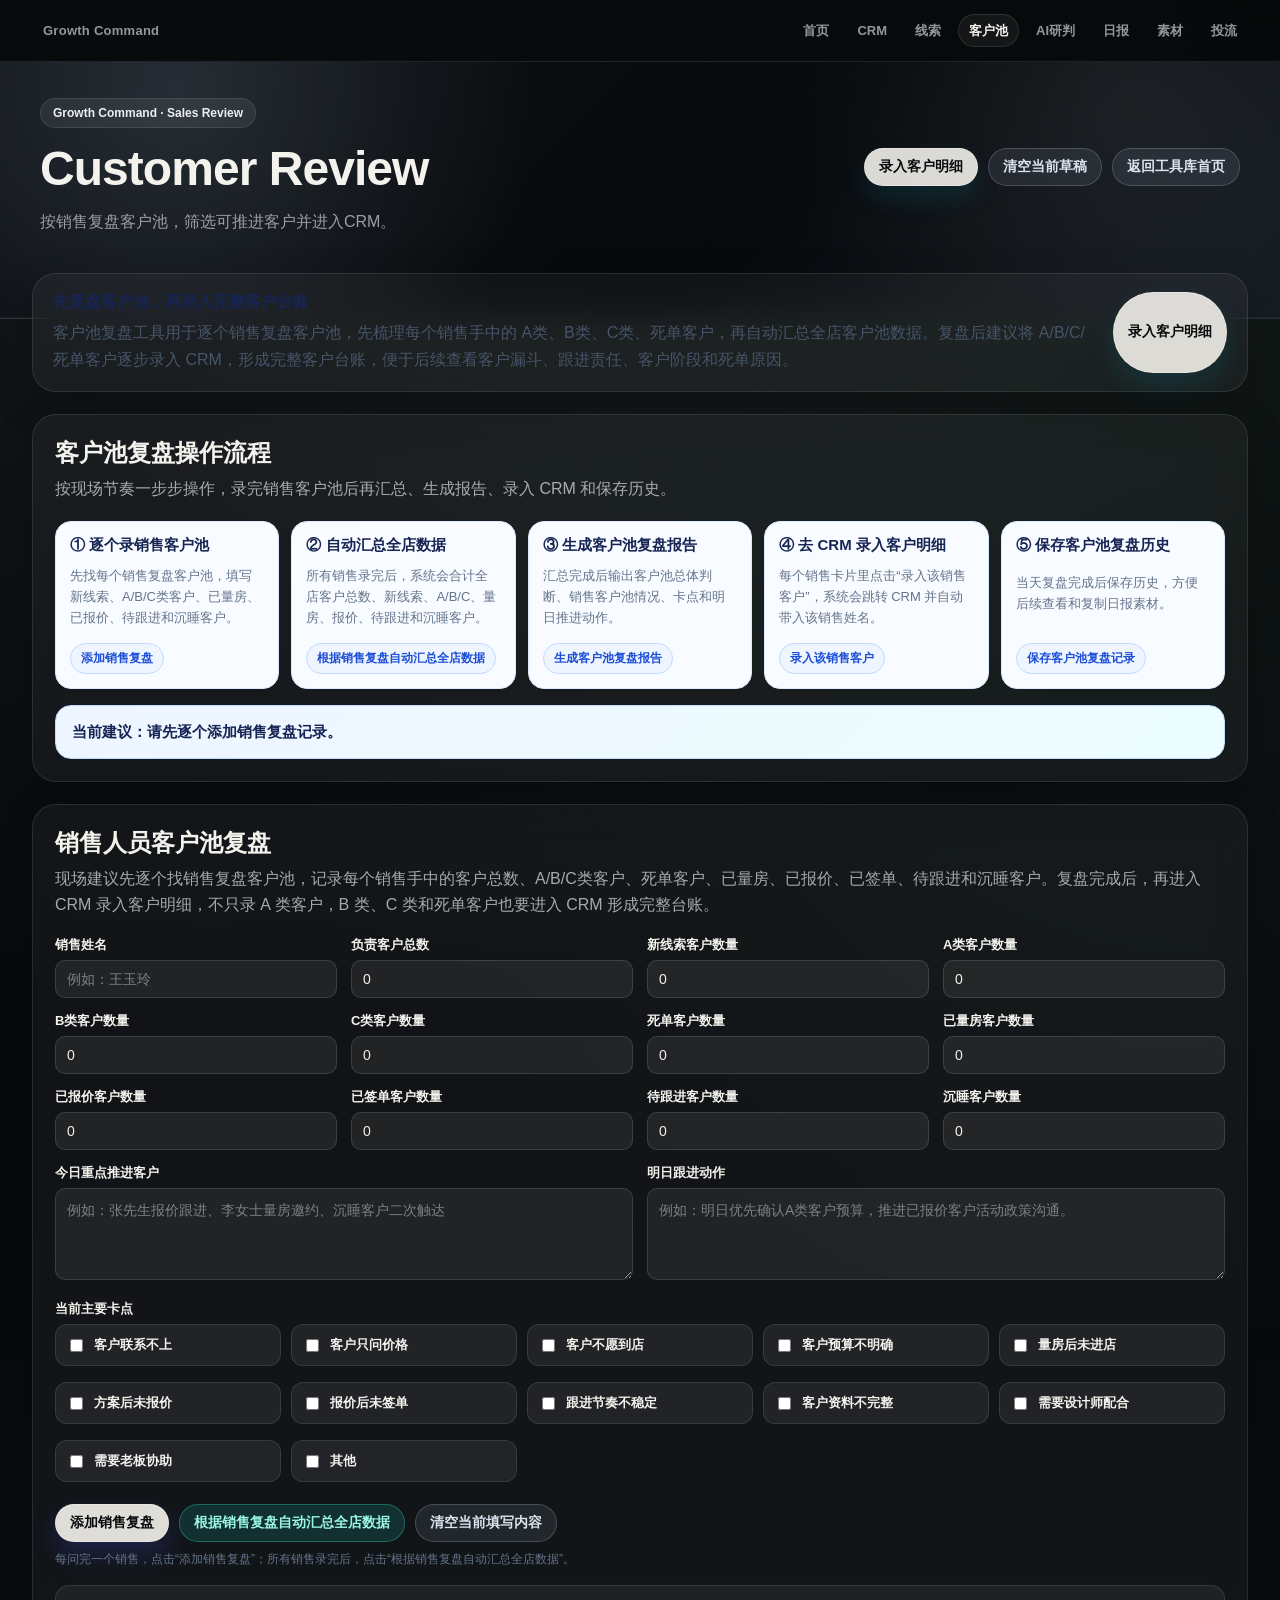
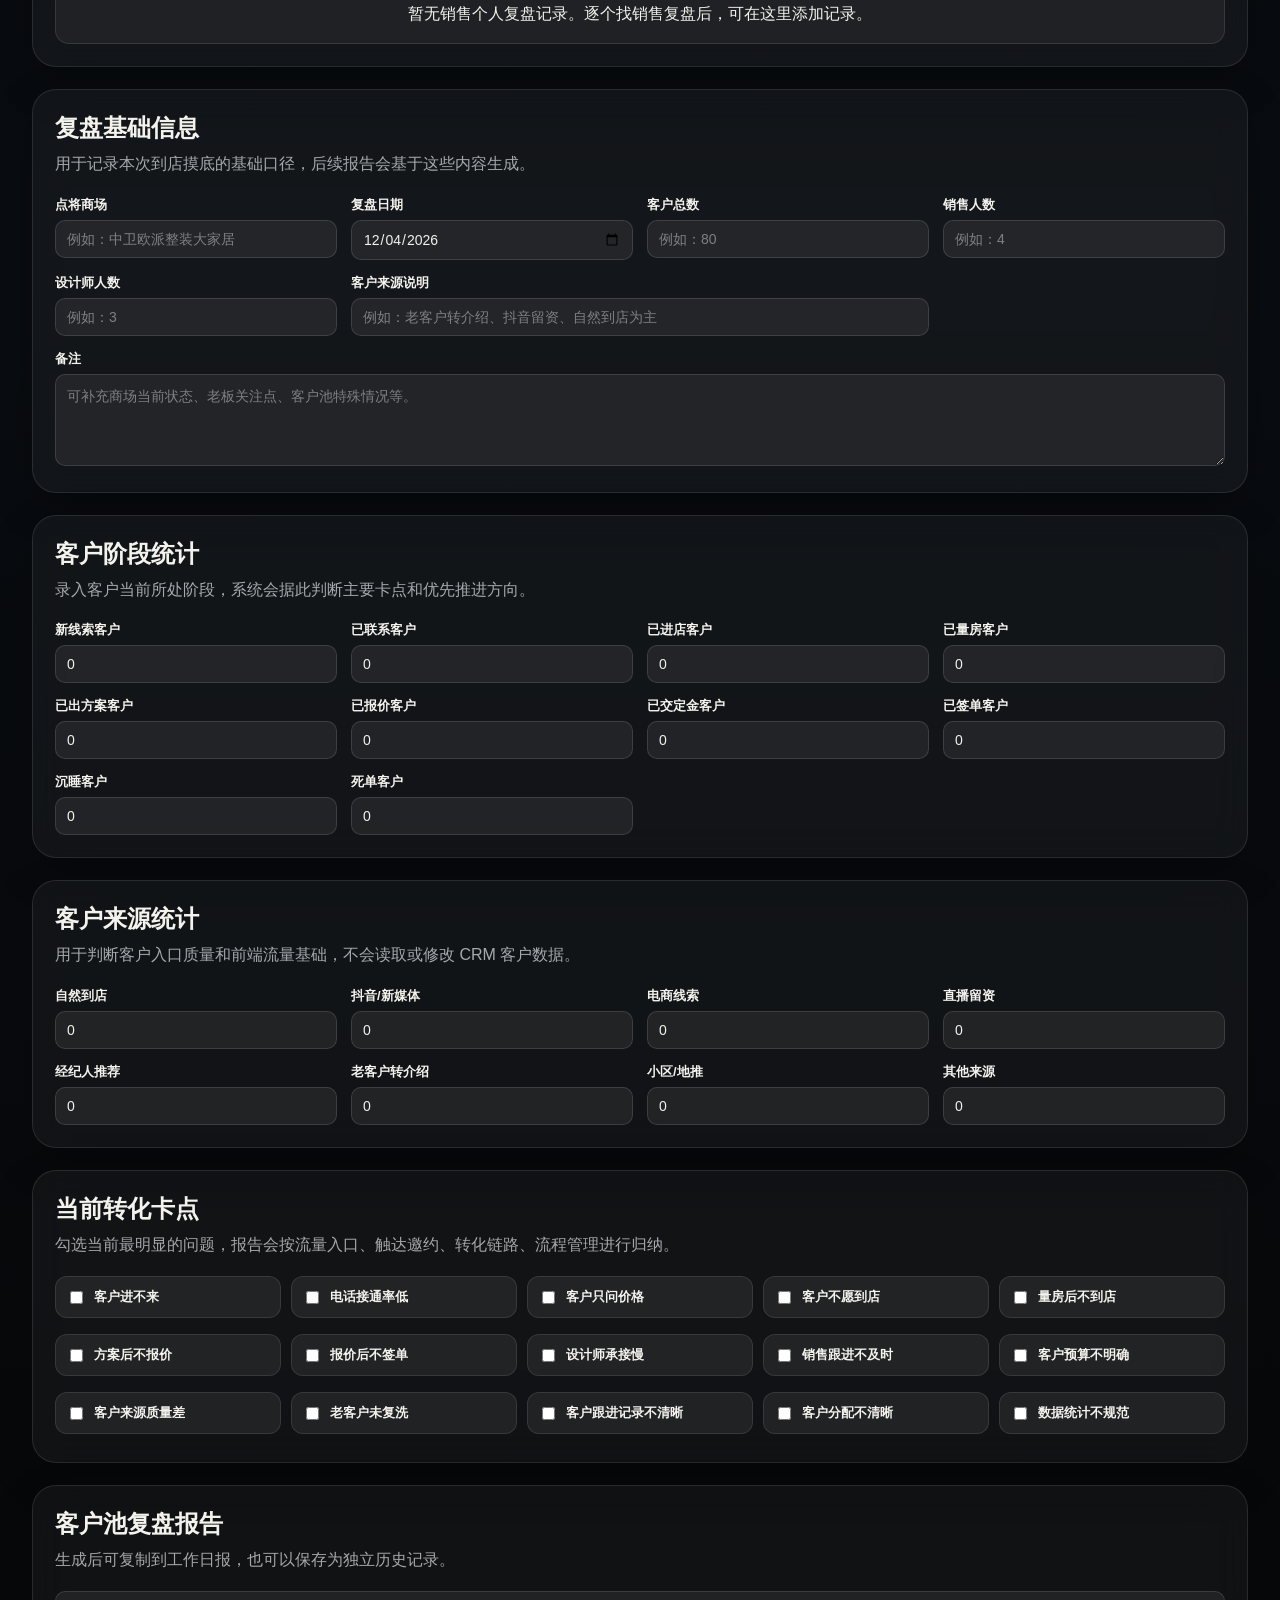
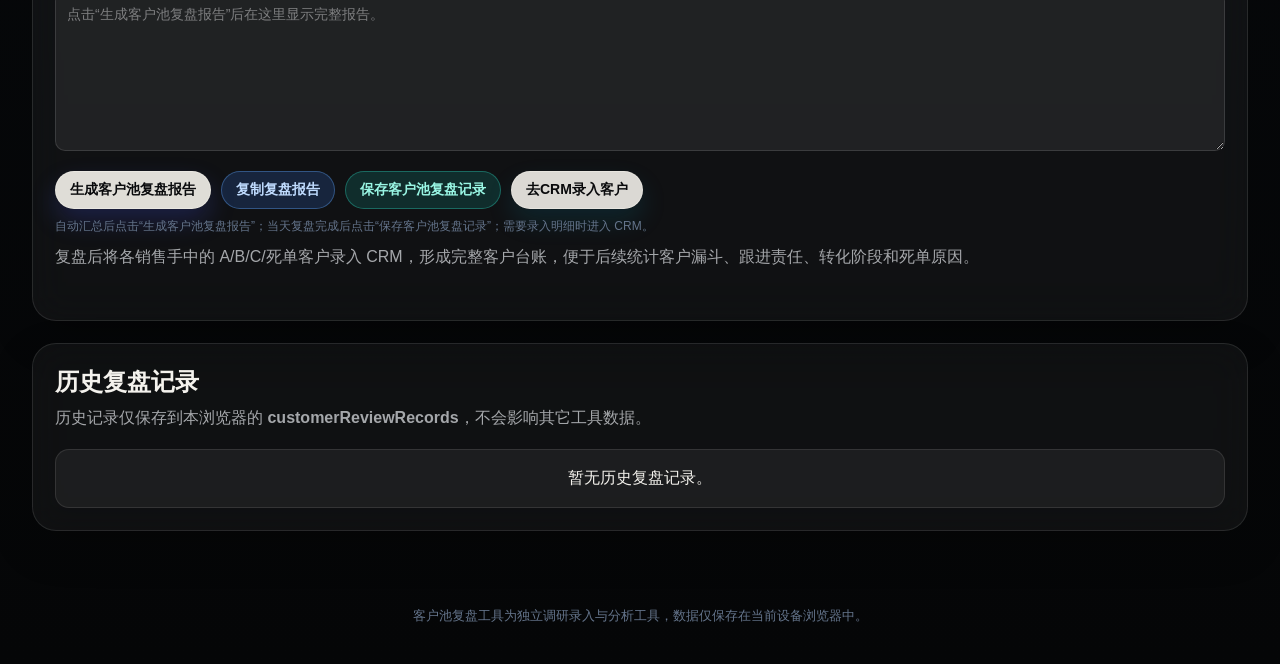
<file: customer-review.html>
<!DOCTYPE html>
<html lang="zh-CN">
<head>
  <meta charset="UTF-8" />
  <meta name="viewport" content="width=device-width, initial-scale=1.0" />
  <title>Customer Review | Growth Command</title>
  <style>
    :root {
      --bg: #eef3fb;
      --panel: #ffffff;
      --line: #dbe4f0;
      --text: #172033;
      --muted: #64748b;
      --brand: #4657f0;
      --blue: #2563eb;
      --green: #12945a;
      --red: #d04444;
      --teal: #0891b2;
      --amber: #d97706;
      --shadow: 0 18px 50px rgba(21, 34, 66, 0.09);
      --gradient-primary: linear-gradient(135deg, #3861ff 0%, #6757f5 52%, #08b6d8 100%);
      --gradient-dark: radial-gradient(circle at 18% 16%, rgba(77, 208, 255, 0.28), transparent 34%),
        radial-gradient(circle at 86% 8%, rgba(132, 92, 255, 0.34), transparent 30%),
        linear-gradient(135deg, #111827 0%, #172554 50%, #0f172a 100%);
    }

    * {
      box-sizing: border-box;
    }

    body {
      margin: 0;
      background:
        radial-gradient(circle at 8% 0%, rgba(70, 87, 240, 0.14), transparent 28%),
        radial-gradient(circle at 96% 12%, rgba(8, 182, 216, 0.13), transparent 30%),
        var(--bg);
      color: var(--text);
      font-family: -apple-system, BlinkMacSystemFont, "PingFang SC", "Microsoft YaHei", sans-serif;
    }

    header {
      background: var(--gradient-dark);
      color: #fff;
      overflow: hidden;
      padding: 36px 40px 82px;
      position: relative;
    }

    header::before {
      background:
        linear-gradient(rgba(255, 255, 255, 0.055) 1px, transparent 1px),
        linear-gradient(90deg, rgba(255, 255, 255, 0.055) 1px, transparent 1px);
      background-size: 42px 42px;
      content: "";
      inset: 0;
      opacity: 0.32;
      position: absolute;
    }

    .hero {
      align-items: center;
      display: grid;
      gap: 22px;
      grid-template-columns: minmax(260px, 1fr) auto;
      margin: 0 auto;
      max-width: 1280px;
      position: relative;
      z-index: 1;
    }

    .hero-actions {
      align-items: center;
      display: flex;
      flex-wrap: wrap;
      gap: 10px;
      justify-content: flex-end;
    }

    .eyebrow {
      background: rgba(255, 255, 255, 0.09);
      border: 1px solid rgba(255, 255, 255, 0.15);
      border-radius: 999px;
      color: #c7f1ff;
      display: inline-flex;
      font-size: 12px;
      font-weight: 800;
      margin-bottom: 14px;
      padding: 7px 12px;
    }

    h1,
    h2,
    h3,
    p {
      margin: 0;
    }

    h1 {
      font-size: clamp(32px, 4vw, 48px);
      letter-spacing: 0;
      line-height: 1.12;
    }

    .subtitle {
      color: #dbeafe;
      line-height: 1.75;
      margin-top: 12px;
      max-width: 780px;
    }

    main {
      margin: -46px auto 0;
      max-width: 1280px;
      padding: 0 32px 44px;
      position: relative;
      z-index: 2;
    }

    .card {
      background: rgba(255, 255, 255, 0.94);
      border: 1px solid rgba(219, 228, 240, 0.92);
      border-radius: 20px;
      box-shadow: var(--shadow);
      margin-bottom: 22px;
      padding: 22px;
      backdrop-filter: blur(10px);
    }

    .process-grid {
      display: grid;
      gap: 12px;
      grid-template-columns: repeat(5, minmax(0, 1fr));
    }

    .process-step {
      background: #f8fbff;
      border: 1px solid #dbeafe;
      border-radius: 16px;
      display: grid;
      gap: 9px;
      min-height: 168px;
      padding: 14px;
    }

    .process-step strong {
      color: #172554;
      font-size: 15px;
    }

    .process-step p {
      color: var(--muted);
      font-size: 13px;
      line-height: 1.6;
    }

    .process-action {
      align-self: end;
      background: #eef5ff;
      border: 1px solid #bfdbfe;
      border-radius: 999px;
      color: #1d4ed8;
      display: inline-flex;
      font-size: 12px;
      font-weight: 900;
      padding: 6px 10px;
      width: fit-content;
    }

    .next-step-box {
      background: linear-gradient(135deg, #eef5ff, #ecfeff);
      border: 1px solid #bfdbfe;
      border-radius: 16px;
      color: #172554;
      font-size: 15px;
      font-weight: 900;
      line-height: 1.6;
      margin-top: 16px;
      padding: 14px 16px;
    }

    .button-help {
      color: var(--muted);
      font-size: 12px;
      line-height: 1.6;
      margin-top: 8px;
    }

    .section-head {
      align-items: flex-start;
      display: flex;
      gap: 16px;
      justify-content: space-between;
      margin-bottom: 18px;
    }

    .section-note {
      color: var(--muted);
      line-height: 1.65;
      margin-top: 7px;
    }

    .form-grid {
      display: grid;
      gap: 14px;
      grid-template-columns: repeat(4, minmax(0, 1fr));
    }

    .wide {
      grid-column: span 2;
    }

    .full {
      grid-column: 1 / -1;
    }

    label {
      color: #344054;
      display: block;
      font-size: 13px;
      font-weight: 800;
      margin-bottom: 6px;
    }

    input,
    textarea {
      background: #fbfdff;
      border: 1px solid #d7e0ec;
      border-radius: 10px;
      color: var(--text);
      font: inherit;
      font-size: 14px;
      outline: none;
      padding: 10px 11px;
      width: 100%;
    }

    textarea {
      line-height: 1.65;
      min-height: 92px;
      resize: vertical;
    }

    input:focus,
    textarea:focus {
      background: #fff;
      border-color: var(--brand);
      box-shadow: 0 0 0 4px rgba(70, 87, 240, 0.13);
    }

    button,
    a.button-link {
      align-items: center;
      border: 0;
      border-radius: 10px;
      color: #fff;
      cursor: pointer;
      display: inline-flex;
      font: inherit;
      font-size: 14px;
      font-weight: 800;
      justify-content: center;
      min-height: 38px;
      padding: 9px 14px;
      text-decoration: none;
      transition: transform 0.16s ease, box-shadow 0.16s ease, filter 0.16s ease;
      white-space: nowrap;
    }

    button:hover,
    a.button-link:hover {
      filter: brightness(0.96);
      transform: translateY(-1px);
    }

    .btn-primary {
      background: var(--gradient-primary);
      box-shadow: 0 12px 26px rgba(70, 87, 240, 0.22);
    }

    .btn-blue {
      background: var(--blue);
    }

    .btn-green {
      background: var(--green);
    }

    .btn-red {
      background: #fff1f2;
      border: 1px solid #fecdd3;
      color: #be123c;
    }

    .btn-light {
      background: rgba(255, 255, 255, 0.98);
      border: 1px solid rgba(96, 165, 250, 0.75);
      color: #172554 !important;
      box-shadow: 0 12px 28px rgba(15, 23, 42, 0.2);
    }

    .btn-light:hover {
      background: #fff;
      border-color: rgba(37, 99, 235, 0.9);
      color: #0f172a !important;
      box-shadow: 0 16px 34px rgba(37, 99, 235, 0.28);
    }

    .btn-cyan {
      background: #ecfeff;
      border: 1px solid #67e8f9;
      color: #155e75 !important;
      box-shadow: 0 12px 26px rgba(8, 145, 178, 0.16);
    }

    .btn-cyan:hover {
      background: #cffafe;
      border-color: #22d3ee;
      color: #164e63 !important;
      box-shadow: 0 16px 32px rgba(8, 145, 178, 0.22);
    }

    .usage-notice {
      background:
        radial-gradient(circle at 94% 10%, rgba(8, 182, 216, 0.15), transparent 32%),
        linear-gradient(135deg, #f8fbff 0%, #eff6ff 58%, #ffffff 100%);
      border-color: rgba(96, 165, 250, 0.38);
      display: grid;
      gap: 14px;
      grid-template-columns: minmax(0, 1fr) auto;
      padding: 18px 20px;
    }

    .usage-notice strong {
      color: #172554;
      display: block;
      font-size: 16px;
      margin-bottom: 6px;
    }

    .usage-notice p {
      color: #475569;
      line-height: 1.7;
    }

    .button-row {
      display: flex;
      flex-wrap: wrap;
      gap: 10px;
      margin-top: 16px;
    }

    .check-grid {
      display: grid;
      gap: 10px;
      grid-template-columns: repeat(5, minmax(0, 1fr));
    }

    .check-card {
      align-items: center;
      background: #f8fbff;
      border: 1px solid #dbe6f5;
      border-radius: 12px;
      color: #22324d;
      cursor: pointer;
      display: flex;
      gap: 8px;
      font-size: 13px;
      font-weight: 750;
      min-height: 42px;
      padding: 10px;
      transition: border-color 0.16s ease, box-shadow 0.16s ease, transform 0.16s ease;
    }

    .check-card:hover {
      border-color: rgba(70, 87, 240, 0.42);
      box-shadow: 0 10px 20px rgba(21, 34, 66, 0.07);
      transform: translateY(-1px);
    }

    .check-card input {
      accent-color: var(--brand);
      flex: 0 0 auto;
      width: auto;
    }

    .report-output {
      min-height: 420px;
      white-space: pre-wrap;
    }

    .copy-tip {
      color: var(--green);
      font-size: 13px;
      font-weight: 800;
      margin-top: 10px;
      min-height: 18px;
    }

    .history-list {
      display: grid;
      gap: 12px;
    }

    .sales-review-list {
      display: grid;
      gap: 12px;
      margin-top: 16px;
    }

    .sales-review-item {
      background: #f8fbff;
      border: 1px solid #dbe6f5;
      border-radius: 14px;
      display: grid;
      gap: 12px;
      grid-template-columns: minmax(0, 1fr) auto;
      padding: 14px;
    }

    .sales-review-title {
      font-size: 16px;
      font-weight: 900;
      line-height: 1.45;
      margin-bottom: 8px;
    }

    .sales-review-meta {
      color: #475569;
      display: flex;
      flex-wrap: wrap;
      gap: 8px 12px;
      font-size: 13px;
      line-height: 1.55;
    }

    .sales-review-note {
      color: var(--muted);
      font-size: 13px;
      line-height: 1.65;
      margin-top: 8px;
    }

    .summary-grid {
      background: #f8fbff;
      border: 1px solid #dbe6f5;
      border-radius: 14px;
      display: grid;
      gap: 10px;
      grid-template-columns: repeat(5, minmax(0, 1fr));
      margin-top: 16px;
      padding: 14px;
    }

    .summary-item {
      background: #ffffff;
      border: 1px solid #e2e8f0;
      border-radius: 12px;
      padding: 10px;
    }

    .summary-item span {
      color: var(--muted);
      display: block;
      font-size: 12px;
      font-weight: 800;
      margin-bottom: 4px;
    }

    .summary-item strong {
      color: #172554;
      font-size: 18px;
      font-weight: 900;
    }

    .history-item {
      background: #f8fbff;
      border: 1px solid #dbe6f5;
      border-radius: 14px;
      display: grid;
      gap: 12px;
      grid-template-columns: minmax(0, 1fr) auto;
      padding: 14px;
    }

    .history-title {
      font-weight: 900;
      line-height: 1.45;
    }

    .history-meta {
      color: var(--muted);
      font-size: 13px;
      line-height: 1.6;
      margin-top: 4px;
    }

    .empty {
      background: #f8fbff;
      border: 1px dashed #cbd5e1;
      border-radius: 14px;
      color: var(--muted);
      padding: 18px;
      text-align: center;
    }

    footer {
      color: var(--muted);
      font-size: 13px;
      line-height: 1.7;
      margin: 8px auto 0;
      max-width: 1280px;
      padding: 0 32px 36px;
      text-align: center;
    }

    @media (max-width: 980px) {
      header {
        padding: 28px 20px 74px;
      }

      .hero {
        grid-template-columns: 1fr;
      }

      .hero-actions {
        justify-content: flex-start;
      }

      main,
      footer {
        padding-left: 16px;
        padding-right: 16px;
      }

      .form-grid {
        grid-template-columns: repeat(2, minmax(0, 1fr));
      }

      .check-grid {
        grid-template-columns: repeat(2, minmax(0, 1fr));
      }

      .summary-grid {
        grid-template-columns: repeat(2, minmax(0, 1fr));
      }

      .process-grid {
        grid-template-columns: repeat(2, minmax(0, 1fr));
      }

      .history-item {
        grid-template-columns: 1fr;
      }

      .sales-review-item {
        grid-template-columns: 1fr;
      }

      .usage-notice {
        grid-template-columns: 1fr;
      }
    }

    @media (max-width: 560px) {
      .form-grid,
      .check-grid,
      .process-grid {
        grid-template-columns: 1fr;
      }

      .summary-grid {
        grid-template-columns: 1fr;
      }

      .wide,
      .full {
        grid-column: auto;
      }

      .card {
        padding: 16px;
      }

      .section-head {
        display: block;
      }

      button,
      a.button-link {
        width: 100%;
      }

      .hero-actions {
        width: 100%;
      }
    }
  </style>
  <link rel="stylesheet" href="shared-ui.css" />
</head>
<body>
  <nav class="gc-shell" aria-label="Growth Command 功能导航">
    <div class="gc-nav">
      <a class="gc-brand" href="index.html">Growth Command</a>
      <div class="gc-nav-links">
        <a href="index.html">首页</a>
        <a href="crm.html">CRM</a>
        <a href="douyin-leads.html">线索</a>
        <a href="customer-review.html" class="is-active">客户池</a>
        <a href="city-analysis.html">AI研判</a>
        <a href="report.html">日报</a>
        <a href="material-lab.html">素材</a>
        <a href="ad-test.html">投流</a>
      </div>
    </div>
  </nav>
  <header>
    <div class="hero">
      <div>
        <span class="eyebrow">Growth Command · Sales Review</span>
        <h1>Customer Review</h1>
        <p class="subtitle">按销售复盘客户池，筛选可推进客户并进入CRM。</p>
      </div>
      <div class="hero-actions">
        <a class="button-link btn-cyan" href="crm.html">录入客户明细</a>
        <button class="btn-light" type="button" id="clearDraftBtn">清空当前草稿</button>
        <a class="button-link btn-light return-home-btn" href="index.html">返回工具库首页</a>
      </div>
    </div>
  </header>

  <main>
    <section class="card usage-notice">
      <div>
        <strong>先复盘客户池，再录入完整客户台账</strong>
        <p>客户池复盘工具用于逐个销售复盘客户池，先梳理每个销售手中的 A类、B类、C类、死单客户，再自动汇总全店客户池数据。复盘后建议将 A/B/C/死单客户逐步录入 CRM，形成完整客户台账，便于后续查看客户漏斗、跟进责任、客户阶段和死单原因。</p>
      </div>
      <a class="button-link btn-cyan" href="crm.html">录入客户明细</a>
    </section>

    <section class="card">
      <div class="section-head">
        <div>
          <h2>客户池复盘操作流程</h2>
          <p class="section-note">按现场节奏一步步操作，录完销售客户池后再汇总、生成报告、录入 CRM 和保存历史。</p>
        </div>
      </div>
      <div class="process-grid">
        <div class="process-step">
          <strong>① 逐个录销售客户池</strong>
          <p>先找每个销售复盘客户池，填写新线索、A/B/C类客户、已量房、已报价、待跟进和沉睡客户。</p>
          <span class="process-action">添加销售复盘</span>
        </div>
        <div class="process-step">
          <strong>② 自动汇总全店数据</strong>
          <p>所有销售录完后，系统会合计全店客户总数、新线索、A/B/C、量房、报价、待跟进和沉睡客户。</p>
          <span class="process-action">根据销售复盘自动汇总全店数据</span>
        </div>
        <div class="process-step">
          <strong>③ 生成客户池复盘报告</strong>
          <p>汇总完成后输出客户池总体判断、销售客户池情况、卡点和明日推进动作。</p>
          <span class="process-action">生成客户池复盘报告</span>
        </div>
        <div class="process-step">
          <strong>④ 去 CRM 录入客户明细</strong>
          <p>每个销售卡片里点击“录入该销售客户”，系统会跳转 CRM 并自动带入该销售姓名。</p>
          <span class="process-action">录入该销售客户</span>
        </div>
        <div class="process-step">
          <strong>⑤ 保存客户池复盘历史</strong>
          <p>当天复盘完成后保存历史，方便后续查看和复制日报素材。</p>
          <span class="process-action">保存客户池复盘记录</span>
        </div>
      </div>
      <div class="next-step-box" id="nextStepTip">当前建议：请先逐个添加销售复盘记录。</div>
    </section>

    <section class="card">
      <div class="section-head">
        <div>
          <h2>销售人员客户池复盘</h2>
          <p class="section-note">现场建议先逐个找销售复盘客户池，记录每个销售手中的客户总数、A/B/C类客户、死单客户、已量房、已报价、已签单、待跟进和沉睡客户。复盘完成后，再进入 CRM 录入客户明细，不只录 A 类客户，B 类、C 类和死单客户也要进入 CRM 形成完整台账。</p>
        </div>
      </div>
      <div class="form-grid">
        <div>
          <label for="salesName">销售姓名</label>
          <input id="salesName" type="text" list="salesNameList" placeholder="例如：王玉玲" />
          <datalist id="salesNameList"></datalist>
        </div>
        <div>
          <label for="salesTotal">负责客户总数</label>
          <input id="salesTotal" type="number" min="0" value="0" />
        </div>
        <div>
          <label for="salesNew">新线索客户数量</label>
          <input id="salesNew" type="number" min="0" value="0" />
        </div>
        <div>
          <label for="salesGradeA">A类客户数量</label>
          <input id="salesGradeA" type="number" min="0" value="0" />
        </div>
        <div>
          <label for="salesGradeB">B类客户数量</label>
          <input id="salesGradeB" type="number" min="0" value="0" />
        </div>
        <div>
          <label for="salesGradeC">C类客户数量</label>
          <input id="salesGradeC" type="number" min="0" value="0" />
        </div>
        <div>
          <label for="salesDead">死单客户数量</label>
          <input id="salesDead" type="number" min="0" value="0" />
        </div>
        <div>
          <label for="salesMeasured">已量房客户数量</label>
          <input id="salesMeasured" type="number" min="0" value="0" />
        </div>
        <div>
          <label for="salesQuoted">已报价客户数量</label>
          <input id="salesQuoted" type="number" min="0" value="0" />
        </div>
        <div>
          <label for="salesSigned">已签单客户数量</label>
          <input id="salesSigned" type="number" min="0" value="0" />
        </div>
        <div>
          <label for="salesNeedFollow">待跟进客户数量</label>
          <input id="salesNeedFollow" type="number" min="0" value="0" />
        </div>
        <div>
          <label for="salesSleeping">沉睡客户数量</label>
          <input id="salesSleeping" type="number" min="0" value="0" />
        </div>
        <div class="wide">
          <label for="salesKeyCustomers">今日重点推进客户</label>
          <textarea id="salesKeyCustomers" placeholder="例如：张先生报价跟进、李女士量房邀约、沉睡客户二次触达"></textarea>
        </div>
        <div class="wide">
          <label for="salesTomorrowAction">明日跟进动作</label>
          <textarea id="salesTomorrowAction" placeholder="例如：明日优先确认A类客户预算，推进已报价客户活动政策沟通。"></textarea>
        </div>
      </div>
      <div style="margin-top:16px;">
        <label>当前主要卡点</label>
        <div class="check-grid" id="salesBottleneckChecks"></div>
      </div>
      <div class="button-row">
        <button class="btn-primary" type="button" id="addSalesReviewBtn">添加销售复盘</button>
        <button class="btn-green" type="button" id="summarizeSalesReviewBtn">根据销售复盘自动汇总全店数据</button>
        <button class="btn-light" type="button" id="clearSalesReviewBtn">清空当前填写内容</button>
        <button class="btn-light" type="button" id="cancelSalesEditBtn" style="display:none;">取消编辑</button>
      </div>
      <p class="button-help">每问完一个销售，点击“添加销售复盘”；所有销售录完后，点击“根据销售复盘自动汇总全店数据”。</p>
      <div class="sales-review-list" id="salesReviewList"></div>
      <div id="salesSummaryResult"></div>
    </section>

    <section class="card">
      <div class="section-head">
        <div>
          <h2>复盘基础信息</h2>
          <p class="section-note">用于记录本次到店摸底的基础口径，后续报告会基于这些内容生成。</p>
        </div>
      </div>
      <div class="form-grid">
        <div>
          <label for="reviewMall">点将商场</label>
          <input id="reviewMall" type="text" placeholder="例如：中卫欧派整装大家居" />
        </div>
        <div>
          <label for="reviewDate">复盘日期</label>
          <input id="reviewDate" type="date" />
        </div>
        <div>
          <label for="totalCustomers">客户总数</label>
          <input id="totalCustomers" type="number" min="0" placeholder="例如：80" />
        </div>
        <div>
          <label for="salesCount">销售人数</label>
          <input id="salesCount" type="number" min="0" placeholder="例如：4" />
        </div>
        <div>
          <label for="designerCount">设计师人数</label>
          <input id="designerCount" type="number" min="0" placeholder="例如：3" />
        </div>
        <div class="wide">
          <label for="sourceNote">客户来源说明</label>
          <input id="sourceNote" type="text" placeholder="例如：老客户转介绍、抖音留资、自然到店为主" />
        </div>
        <div class="full">
          <label for="reviewNote">备注</label>
          <textarea id="reviewNote" placeholder="可补充商场当前状态、老板关注点、客户池特殊情况等。"></textarea>
        </div>
      </div>
    </section>

    <section class="card">
      <div class="section-head">
        <div>
          <h2>客户阶段统计</h2>
          <p class="section-note">录入客户当前所处阶段，系统会据此判断主要卡点和优先推进方向。</p>
        </div>
      </div>
      <div class="form-grid">
        <div><label for="stageNew">新线索客户</label><input id="stageNew" type="number" min="0" value="0" /></div>
        <div><label for="stageContacted">已联系客户</label><input id="stageContacted" type="number" min="0" value="0" /></div>
        <div><label for="stageVisited">已进店客户</label><input id="stageVisited" type="number" min="0" value="0" /></div>
        <div><label for="stageMeasured">已量房客户</label><input id="stageMeasured" type="number" min="0" value="0" /></div>
        <div><label for="stagePlan">已出方案客户</label><input id="stagePlan" type="number" min="0" value="0" /></div>
        <div><label for="stageQuoted">已报价客户</label><input id="stageQuoted" type="number" min="0" value="0" /></div>
        <div><label for="stageDeposit">已交定金客户</label><input id="stageDeposit" type="number" min="0" value="0" /></div>
        <div><label for="stageSigned">已签单客户</label><input id="stageSigned" type="number" min="0" value="0" /></div>
        <div><label for="stageSleeping">沉睡客户</label><input id="stageSleeping" type="number" min="0" value="0" /></div>
        <div><label for="stageLost">死单客户</label><input id="stageLost" type="number" min="0" value="0" /></div>
      </div>
    </section>

    <section class="card">
      <div class="section-head">
        <div>
          <h2>客户来源统计</h2>
          <p class="section-note">用于判断客户入口质量和前端流量基础，不会读取或修改 CRM 客户数据。</p>
        </div>
      </div>
      <div class="form-grid">
        <div><label for="sourceWalkIn">自然到店</label><input id="sourceWalkIn" type="number" min="0" value="0" /></div>
        <div><label for="sourceDouyin">抖音/新媒体</label><input id="sourceDouyin" type="number" min="0" value="0" /></div>
        <div><label for="sourceEcom">电商线索</label><input id="sourceEcom" type="number" min="0" value="0" /></div>
        <div><label for="sourceLive">直播留资</label><input id="sourceLive" type="number" min="0" value="0" /></div>
        <div><label for="sourceAgent">经纪人推荐</label><input id="sourceAgent" type="number" min="0" value="0" /></div>
        <div><label for="sourceReferral">老客户转介绍</label><input id="sourceReferral" type="number" min="0" value="0" /></div>
        <div><label for="sourceCommunity">小区/地推</label><input id="sourceCommunity" type="number" min="0" value="0" /></div>
        <div><label for="sourceOther">其他来源</label><input id="sourceOther" type="number" min="0" value="0" /></div>
      </div>
    </section>

    <section class="card">
      <div class="section-head">
        <div>
          <h2>当前转化卡点</h2>
          <p class="section-note">勾选当前最明显的问题，报告会按流量入口、触达邀约、转化链路、流程管理进行归纳。</p>
        </div>
      </div>
      <div class="check-grid" id="bottleneckChecks"></div>
    </section>

    <section class="card">
      <div class="section-head">
        <div>
          <h2>客户池复盘报告</h2>
          <p class="section-note">生成后可复制到工作日报，也可以保存为独立历史记录。</p>
        </div>
      </div>
      <textarea id="reviewReportOutput" class="report-output" readonly placeholder="点击“生成客户池复盘报告”后在这里显示完整报告。"></textarea>
      <div class="button-row">
        <button class="btn-primary" type="button" id="generateReviewBtn">生成客户池复盘报告</button>
        <button class="btn-blue" type="button" id="copyReviewBtn">复制复盘报告</button>
        <button class="btn-green" type="button" id="saveReviewBtn">保存客户池复盘记录</button>
        <a class="button-link btn-cyan" href="crm.html">去CRM录入客户</a>
      </div>
      <p class="button-help">自动汇总后点击“生成客户池复盘报告”；当天复盘完成后点击“保存客户池复盘记录”；需要录入明细时进入 CRM。</p>
      <p class="section-note">复盘后将各销售手中的 A/B/C/死单客户录入 CRM，形成完整客户台账，便于后续统计客户漏斗、跟进责任、转化阶段和死单原因。</p>
      <div class="copy-tip" id="reviewTip"></div>
    </section>

    <section class="card">
      <div class="section-head">
        <div>
          <h2>历史复盘记录</h2>
          <p class="section-note">历史记录仅保存到本浏览器的 <strong>customerReviewRecords</strong>，不会影响其它工具数据。</p>
        </div>
      </div>
      <div class="history-list" id="historyList"></div>
    </section>
  </main>

  <footer>
    客户池复盘工具为独立调研录入与分析工具，数据仅保存在当前设备浏览器中。
  </footer>

  <script>
    const STORAGE_KEY = "customerReviewRecords";
    const DRAFT_KEY = "customerReviewDraft";
    const ZHONGWEI_SALES = ["王玉玲", "李瑞兰", "朱丽", "折秀萍", "王淑慧", "詹莉君"];
    const bottleneckOptions = [
      "客户进不来",
      "电话接通率低",
      "客户只问价格",
      "客户不愿到店",
      "量房后不到店",
      "方案后不报价",
      "报价后不签单",
      "设计师承接慢",
      "销售跟进不及时",
      "客户预算不明确",
      "客户来源质量差",
      "老客户未复洗",
      "客户跟进记录不清晰",
      "客户分配不清晰",
      "数据统计不规范"
    ];

    const salesBottleneckOptions = [
      "客户联系不上",
      "客户只问价格",
      "客户不愿到店",
      "客户预算不明确",
      "量房后未进店",
      "方案后未报价",
      "报价后未签单",
      "跟进节奏不稳定",
      "客户资料不完整",
      "需要设计师配合",
      "需要老板协助",
      "其他"
    ];

    let salesReviewItems = [];
    let salesReviewSummary = null;
    let editingSalesReviewId = "";
    let reviewSavedInSession = false;

    const stageLabels = {
      new: "新线索客户",
      contacted: "已联系客户",
      visited: "已进店客户",
      measured: "已量房客户",
      plan: "已出方案客户",
      quoted: "已报价客户",
      deposit: "已交定金客户",
      signed: "已签单客户",
      sleeping: "沉睡客户",
      lost: "死单客户"
    };

    const sourceLabels = {
      walkIn: "自然到店",
      douyin: "抖音/新媒体",
      ecom: "电商线索",
      live: "直播留资",
      agent: "经纪人推荐",
      referral: "老客户转介绍",
      community: "小区/地推",
      other: "其他来源"
    };

    function el(id) {
      return document.getElementById(id);
    }

    function today() {
      const d = new Date();
      const year = d.getFullYear();
      const month = String(d.getMonth() + 1).padStart(2, "0");
      const day = String(d.getDate()).padStart(2, "0");
      return `${year}-${month}-${day}`;
    }

    function getValue(id) {
      return (el(id).value || "").trim();
    }

    function setValue(id, value) {
      el(id).value = value;
    }

    function getNumber(id) {
      const value = Number(getValue(id));
      return Number.isFinite(value) && value > 0 ? value : 0;
    }

    function formatDateTime(value) {
      const date = new Date(value);
      if (Number.isNaN(date.getTime())) return value || "";
      return date.toLocaleString("zh-CN", { hour12: false });
    }

    function escapeHtml(text) {
      return String(text || "")
        .replace(/&/g, "&amp;")
        .replace(/</g, "&lt;")
        .replace(/>/g, "&gt;")
        .replace(/"/g, "&quot;")
        .replace(/'/g, "&#39;");
    }

    function showTip(message) {
      el("reviewTip").textContent = message;
      if (message) {
        window.setTimeout(() => {
          if (el("reviewTip").textContent === message) el("reviewTip").textContent = "";
        }, 2200);
      }
    }

    function updateNextStepTip() {
      const tip = el("nextStepTip");
      if (!tip) return;

      let message = "当前建议：请先逐个添加销售复盘记录。";

      if (reviewSavedInSession) {
        message = "当前建议：今日客户池复盘已保存，可继续去 CRM 录入客户明细或开始下一位销售客户整理。";
      } else if ((el("reviewReportOutput").value || "").trim()) {
        message = "当前建议：复盘报告已生成，建议点击“保存客户池复盘记录”。";
      } else if (salesReviewSummary) {
        message = "当前建议：全店数据已汇总，建议点击“生成客户池复盘报告”。";
      } else if (salesReviewItems.length) {
        message = "当前建议：销售复盘已添加，建议点击“根据销售复盘自动汇总全店数据”。";
      }

      tip.textContent = message;
    }

    function loadRecords() {
      try {
        return JSON.parse(localStorage.getItem(STORAGE_KEY) || "[]");
      } catch (error) {
        return [];
      }
    }

    function saveRecords(records) {
      localStorage.setItem(STORAGE_KEY, JSON.stringify(records));
    }

    function collectDraft() {
      return {
        updatedAt: new Date().toISOString(),
        baseInfo: collectBaseInfo(),
        stageStats: collectStageStats(),
        sourceStats: collectSourceStats(),
        bottlenecks: getCheckedBottlenecks(),
        salesReviews: salesReviewItems.map((item) => ({ ...item })),
        salesReviewSummary: salesReviewSummary ? { ...salesReviewSummary } : null,
        report: el("reviewReportOutput").value || ""
      };
    }

    function saveDraft() {
      localStorage.setItem(DRAFT_KEY, JSON.stringify(collectDraft()));
    }

    function loadDraft() {
      try {
        return JSON.parse(localStorage.getItem(DRAFT_KEY) || "null");
      } catch (error) {
        return null;
      }
    }

    function setCheckedByValues(name, values = []) {
      const selected = new Set(values);
      document.querySelectorAll(`input[name="${name}"]`).forEach((item) => {
        item.checked = selected.has(item.value);
      });
    }

    function restoreDraft() {
      const draft = loadDraft();
      if (!draft) return false;

      const baseInfo = draft.baseInfo || {};
      const stageStats = draft.stageStats || {};
      const sourceStats = draft.sourceStats || {};

      setValue("reviewMall", baseInfo.mall || "");
      setValue("reviewDate", baseInfo.reviewDate || today());
      setValue("totalCustomers", baseInfo.totalCustomers ? String(baseInfo.totalCustomers) : "");
      setValue("salesCount", baseInfo.salesCount ? String(baseInfo.salesCount) : "");
      setValue("designerCount", baseInfo.designerCount ? String(baseInfo.designerCount) : "");
      setValue("sourceNote", baseInfo.sourceNote || "");
      setValue("reviewNote", baseInfo.note || "");

      setValue("stageNew", String(stageStats.new || 0));
      setValue("stageContacted", String(stageStats.contacted || 0));
      setValue("stageVisited", String(stageStats.visited || 0));
      setValue("stageMeasured", String(stageStats.measured || 0));
      setValue("stagePlan", String(stageStats.plan || 0));
      setValue("stageQuoted", String(stageStats.quoted || 0));
      setValue("stageDeposit", String(stageStats.deposit || 0));
      setValue("stageSigned", String(stageStats.signed || 0));
      setValue("stageSleeping", String(stageStats.sleeping || 0));
      setValue("stageLost", String(stageStats.lost || 0));

      setValue("sourceWalkIn", String(sourceStats.walkIn || 0));
      setValue("sourceDouyin", String(sourceStats.douyin || 0));
      setValue("sourceEcom", String(sourceStats.ecom || 0));
      setValue("sourceLive", String(sourceStats.live || 0));
      setValue("sourceAgent", String(sourceStats.agent || 0));
      setValue("sourceReferral", String(sourceStats.referral || 0));
      setValue("sourceCommunity", String(sourceStats.community || 0));
      setValue("sourceOther", String(sourceStats.other || 0));

      setCheckedByValues("bottleneck", draft.bottlenecks || []);
      salesReviewItems = Array.isArray(draft.salesReviews) ? draft.salesReviews.map((item) => ({ ...item })) : [];
      salesReviewSummary = draft.salesReviewSummary ? { ...draft.salesReviewSummary } : null;
      el("reviewReportOutput").value = draft.report || "";
      renderSalesReviewList();
      renderSalesSummaryResult();
      reviewSavedInSession = false;
      updateNextStepTip();
      showTip("已恢复上次未保存的客户池复盘草稿。");
      return true;
    }

    function clearDraft() {
      if (!confirm("确认清空当前客户池复盘草稿吗？此操作不会删除已保存的历史记录。")) return;
      localStorage.removeItem(DRAFT_KEY);
      [
        "reviewMall",
        "totalCustomers",
        "salesCount",
        "designerCount",
        "sourceNote",
        "reviewNote"
      ].forEach((id) => setValue(id, ""));
      setValue("reviewDate", today());
      Object.keys(stageLabels).forEach((key) => {
        const idMap = {
          new: "stageNew",
          contacted: "stageContacted",
          visited: "stageVisited",
          measured: "stageMeasured",
          plan: "stagePlan",
          quoted: "stageQuoted",
          deposit: "stageDeposit",
          signed: "stageSigned",
          sleeping: "stageSleeping",
          lost: "stageLost"
        };
        setValue(idMap[key], "0");
      });
      Object.keys(sourceLabels).forEach((key) => {
        const idMap = {
          walkIn: "sourceWalkIn",
          douyin: "sourceDouyin",
          ecom: "sourceEcom",
          live: "sourceLive",
          agent: "sourceAgent",
          referral: "sourceReferral",
          community: "sourceCommunity",
          other: "sourceOther"
        };
        setValue(idMap[key], "0");
      });
      document.querySelectorAll('input[name="bottleneck"]').forEach((item) => {
        item.checked = false;
      });
      salesReviewItems = [];
      salesReviewSummary = null;
      clearSalesReviewForm();
      setSalesReviewEditMode("");
      renderSalesReviewList();
      renderSalesSummaryResult();
      el("reviewReportOutput").value = "";
      reviewSavedInSession = false;
      updateNextStepTip();
      showTip("当前客户池复盘草稿已清空。");
    }

    function bindDraftAutosave() {
      [
        "reviewMall",
        "reviewDate",
        "totalCustomers",
        "salesCount",
        "designerCount",
        "sourceNote",
        "reviewNote",
        "stageNew",
        "stageContacted",
        "stageVisited",
        "stageMeasured",
        "stagePlan",
        "stageQuoted",
        "stageDeposit",
        "stageSigned",
        "stageSleeping",
        "stageLost",
        "sourceWalkIn",
        "sourceDouyin",
        "sourceEcom",
        "sourceLive",
        "sourceAgent",
        "sourceReferral",
        "sourceCommunity",
        "sourceOther"
      ].forEach((id) => {
        el(id).addEventListener("input", saveDraft);
        el(id).addEventListener("change", saveDraft);
      });

      document.querySelectorAll('input[name="bottleneck"]').forEach((item) => {
        item.addEventListener("change", saveDraft);
      });

      document.querySelectorAll('a[href="crm.html"]').forEach((link) => {
        link.addEventListener("click", saveDraft);
      });
    }

    function renderBottleneckChecks() {
      el("bottleneckChecks").innerHTML = bottleneckOptions.map((item) => `
        <label class="check-card">
          <input type="checkbox" name="bottleneck" value="${escapeHtml(item)}" />
          <span>${escapeHtml(item)}</span>
        </label>
      `).join("");
    }

    function renderSalesBottleneckChecks() {
      el("salesBottleneckChecks").innerHTML = salesBottleneckOptions.map((item) => `
        <label class="check-card">
          <input type="checkbox" name="salesBottleneck" value="${escapeHtml(item)}" />
          <span>${escapeHtml(item)}</span>
        </label>
      `).join("");
    }

    function renderSalesNameList() {
      el("salesNameList").innerHTML = ZHONGWEI_SALES.map((name) => `<option value="${escapeHtml(name)}"></option>`).join("");
    }

    function getCheckedBottlenecks() {
      return Array.from(document.querySelectorAll('input[name="bottleneck"]:checked')).map((item) => item.value);
    }

    function getCheckedSalesBottlenecks() {
      return Array.from(document.querySelectorAll('input[name="salesBottleneck"]:checked')).map((item) => item.value);
    }

    function collectBaseInfo() {
      return {
        mall: getValue("reviewMall"),
        reviewDate: getValue("reviewDate"),
        totalCustomers: getNumber("totalCustomers"),
        salesCount: getNumber("salesCount"),
        designerCount: getNumber("designerCount"),
        sourceNote: getValue("sourceNote"),
        note: getValue("reviewNote")
      };
    }

    function collectStageStats() {
      return {
        new: getNumber("stageNew"),
        contacted: getNumber("stageContacted"),
        visited: getNumber("stageVisited"),
        measured: getNumber("stageMeasured"),
        plan: getNumber("stagePlan"),
        quoted: getNumber("stageQuoted"),
        deposit: getNumber("stageDeposit"),
        signed: getNumber("stageSigned"),
        sleeping: getNumber("stageSleeping"),
        lost: getNumber("stageLost")
      };
    }

    function collectSourceStats() {
      return {
        walkIn: getNumber("sourceWalkIn"),
        douyin: getNumber("sourceDouyin"),
        ecom: getNumber("sourceEcom"),
        live: getNumber("sourceLive"),
        agent: getNumber("sourceAgent"),
        referral: getNumber("sourceReferral"),
        community: getNumber("sourceCommunity"),
        other: getNumber("sourceOther")
      };
    }

    function collectSalesReviewForm() {
      return {
        id: `${Date.now()}-${Math.random().toString(16).slice(2)}`,
        salesName: getValue("salesName"),
        totalCustomers: getNumber("salesTotal"),
        newCustomers: getNumber("salesNew"),
        gradeA: getNumber("salesGradeA"),
        gradeB: getNumber("salesGradeB"),
        gradeC: getNumber("salesGradeC"),
        dead: getNumber("salesDead"),
        measured: getNumber("salesMeasured"),
        quoted: getNumber("salesQuoted"),
        signed: getNumber("salesSigned"),
        needFollow: getNumber("salesNeedFollow"),
        sleeping: getNumber("salesSleeping"),
        keyCustomers: getValue("salesKeyCustomers"),
        bottlenecks: getCheckedSalesBottlenecks(),
        tomorrowAction: getValue("salesTomorrowAction")
      };
    }

    function clearSalesReviewForm() {
      [
        "salesName",
        "salesTotal",
        "salesNew",
        "salesGradeA",
        "salesGradeB",
        "salesGradeC",
        "salesDead",
        "salesMeasured",
        "salesQuoted",
        "salesSigned",
        "salesNeedFollow",
        "salesSleeping",
        "salesKeyCustomers",
        "salesTomorrowAction"
      ].forEach((id) => {
        if (el(id).type === "number") {
          el(id).value = "0";
        } else {
          el(id).value = "";
        }
      });
      document.querySelectorAll('input[name="salesBottleneck"]').forEach((item) => {
        item.checked = false;
      });
    }

    function renderSalesReviewList() {
      if (!salesReviewItems.length) {
        el("salesReviewList").innerHTML = '<div class="empty">暂无销售个人复盘记录。逐个找销售复盘后，可在这里添加记录。</div>';
        return;
      }

      el("salesReviewList").innerHTML = salesReviewItems.map((item) => `
        <article class="sales-review-item">
          <div>
            <div class="sales-review-title">${escapeHtml(item.salesName || "未填写销售姓名")}</div>
            <div class="sales-review-meta">
              <span>客户总数：${item.totalCustomers}组</span>
              <span>新线索：${item.newCustomers || 0}组</span>
              <span>A/B/C：${item.gradeA}/${item.gradeB}/${item.gradeC}组</span>
              <span>死单：${item.dead || 0}组</span>
              <span>已量房：${item.measured}组</span>
              <span>已报价：${item.quoted}组</span>
              <span>已签单：${item.signed}组</span>
              <span>待跟进：${item.needFollow}组</span>
              <span>沉睡：${item.sleeping}组</span>
            </div>
            <div class="sales-review-note">当前卡点：${escapeHtml(item.bottlenecks.length ? item.bottlenecks.join("、") : "未勾选")}</div>
            <div class="sales-review-note">今日重点推进客户：${escapeHtml(item.keyCustomers || "未填写")}</div>
            <div class="sales-review-note">明日跟进动作：${escapeHtml(item.tomorrowAction || "未填写")}</div>
          </div>
          <div class="button-row" style="margin-top: 0;">
            <button class="btn-blue" type="button" data-sales-action="edit" data-id="${escapeHtml(item.id)}">编辑</button>
            <button class="btn-cyan" type="button" data-sales-action="crm" data-id="${escapeHtml(item.id)}" title="进入 CRM 录入该销售负责的具体客户明细">录入该销售客户</button>
            <button class="btn-red" type="button" data-sales-action="delete" data-id="${escapeHtml(item.id)}">删除</button>
          </div>
        </article>
      `).join("");
    }

    function setSalesReviewEditMode(id = "") {
      editingSalesReviewId = id;
      el("addSalesReviewBtn").textContent = id ? "保存销售复盘修改" : "添加销售复盘";
      el("cancelSalesEditBtn").style.display = id ? "inline-flex" : "none";
    }

    function setSalesReviewForm(item) {
      setValue("salesName", item.salesName || "");
      setValue("salesTotal", String(item.totalCustomers || 0));
      setValue("salesNew", String(item.newCustomers || 0));
      setValue("salesGradeA", String(item.gradeA || 0));
      setValue("salesGradeB", String(item.gradeB || 0));
      setValue("salesGradeC", String(item.gradeC || 0));
      setValue("salesDead", String(item.dead || 0));
      setValue("salesMeasured", String(item.measured || 0));
      setValue("salesQuoted", String(item.quoted || 0));
      setValue("salesSigned", String(item.signed || 0));
      setValue("salesNeedFollow", String(item.needFollow || 0));
      setValue("salesSleeping", String(item.sleeping || 0));
      setValue("salesKeyCustomers", item.keyCustomers || "");
      setValue("salesTomorrowAction", item.tomorrowAction || "");
      document.querySelectorAll('input[name="salesBottleneck"]').forEach((checkbox) => {
        checkbox.checked = Array.isArray(item.bottlenecks) && item.bottlenecks.includes(checkbox.value);
      });
    }

    function editSalesReview(id) {
      const item = salesReviewItems.find((record) => record.id === id);
      if (!item) return;
      setSalesReviewForm(item);
      setSalesReviewEditMode(id);
      el("salesName").focus();
      showTip("已进入销售复盘编辑状态。");
    }

    function buildSalesSummary(records) {
      return records.reduce((summary, item) => {
        summary.salesCount += 1;
        summary.totalCustomers += item.totalCustomers;
        summary.newCustomers += item.newCustomers || 0;
        summary.gradeA += item.gradeA;
        summary.gradeB += item.gradeB;
        summary.gradeC += item.gradeC;
        summary.dead += item.dead || 0;
        summary.measured += item.measured;
        summary.quoted += item.quoted;
        summary.signed += item.signed;
        summary.needFollow += item.needFollow;
        summary.sleeping += item.sleeping;
        return summary;
      }, {
        salesCount: 0,
        totalCustomers: 0,
        newCustomers: 0,
        gradeA: 0,
        gradeB: 0,
        gradeC: 0,
        dead: 0,
        measured: 0,
        quoted: 0,
        signed: 0,
        needFollow: 0,
        sleeping: 0
      });
    }

    function renderSalesSummaryResult() {
      if (!salesReviewSummary) {
        el("salesSummaryResult").innerHTML = "";
        return;
      }

      const items = [
        ["销售人数", `${salesReviewSummary.salesCount}人`],
        ["客户总数", `${salesReviewSummary.totalCustomers}组`],
        ["新线索客户", `${salesReviewSummary.newCustomers || 0}组`],
        ["A类客户", `${salesReviewSummary.gradeA}组`],
        ["B类客户", `${salesReviewSummary.gradeB}组`],
        ["C类客户", `${salesReviewSummary.gradeC}组`],
        ["死单客户", `${salesReviewSummary.dead || 0}组`],
        ["已量房客户", `${salesReviewSummary.measured}组`],
        ["已报价客户", `${salesReviewSummary.quoted}组`],
        ["已签单客户", `${salesReviewSummary.signed}组`],
        ["待跟进客户", `${salesReviewSummary.needFollow}组`],
        ["沉睡客户", `${salesReviewSummary.sleeping}组`]
      ];

      el("salesSummaryResult").innerHTML = `
        <div class="section-note" style="margin-top:16px;font-weight:800;color:#172554;">销售复盘汇总结果</div>
        <div class="summary-grid">
          ${items.map(([label, value]) => `
            <div class="summary-item">
              <strong>${escapeHtml(label)}：${escapeHtml(value)}</strong>
            </div>
          `).join("")}
        </div>
      `;
    }

    function summarizeSalesReviews() {
      if (!salesReviewItems.length) {
        alert("请先添加至少一条销售复盘记录。");
        return;
      }

      salesReviewSummary = buildSalesSummary(salesReviewItems);
      setValue("totalCustomers", String(salesReviewSummary.totalCustomers));
      setValue("salesCount", String(salesReviewSummary.salesCount));
      setValue("stageNew", String(salesReviewSummary.newCustomers || 0));
      setValue("stageMeasured", String(salesReviewSummary.measured));
      setValue("stageQuoted", String(salesReviewSummary.quoted));
      setValue("stageSigned", String(salesReviewSummary.signed));
      setValue("stageSleeping", String(salesReviewSummary.sleeping));
      setValue("stageLost", String(salesReviewSummary.dead || 0));
      renderSalesSummaryResult();
      saveDraft();
      reviewSavedInSession = false;
      updateNextStepTip();
      showTip("已根据销售复盘自动汇总全店客户池数据。");
    }

    function addSalesReview() {
      const item = collectSalesReviewForm();
      if (!item.salesName) {
        alert("请先填写销售姓名。");
        return;
      }
      const isEditing = !!editingSalesReviewId;
      if (isEditing) {
        item.id = editingSalesReviewId;
        salesReviewItems = salesReviewItems.map((record) => record.id === editingSalesReviewId ? item : record);
      } else {
        salesReviewItems.push(item);
      }
      salesReviewSummary = null;
      reviewSavedInSession = false;
      renderSalesReviewList();
      renderSalesSummaryResult();
      clearSalesReviewForm();
      setSalesReviewEditMode("");
      saveDraft();
      updateNextStepTip();
      showTip(isEditing ? "销售个人客户池复盘已更新。" : "销售个人客户池复盘已添加。");
    }

    function cancelSalesReviewEdit() {
      clearSalesReviewForm();
      setSalesReviewEditMode("");
      showTip("已取消销售复盘编辑。");
    }

    function handleSalesReviewListAction(event) {
      const button = event.target.closest("button[data-sales-action]");
      if (!button) return;
      const id = button.dataset.id;
      if (button.dataset.salesAction === "edit") {
        editSalesReview(id);
        return;
      }
      if (button.dataset.salesAction === "crm") {
        const item = salesReviewItems.find((record) => record.id === id);
        if (!item || !item.salesName) {
          alert("请先填写销售姓名。");
          return;
        }
        saveDraft();
        window.location.href = `crm.html?sales=${encodeURIComponent(item.salesName)}`;
        return;
      }
      if (button.dataset.salesAction === "delete") {
        if (!confirm("确认删除这条销售复盘记录吗？")) return;
        salesReviewItems = salesReviewItems.filter((item) => item.id !== id);
        if (editingSalesReviewId === id) {
          clearSalesReviewForm();
          setSalesReviewEditMode("");
        }
        salesReviewSummary = null;
        reviewSavedInSession = false;
        renderSalesReviewList();
        renderSalesSummaryResult();
        saveDraft();
        updateNextStepTip();
        showTip("销售复盘记录已删除。");
      }
    }

    function sumValues(data) {
      return Object.values(data).reduce((sum, value) => sum + Number(value || 0), 0);
    }

    function nonZeroList(data, labels) {
      return Object.entries(data)
        .filter(([, value]) => Number(value) > 0)
        .map(([key, value]) => `${labels[key]}${value}组`);
    }

    function buildOverallJudgement(base, stage, source) {
      const total = base.totalCustomers || sumValues(stage);
      const laterStage = stage.visited + stage.measured + stage.plan + stage.quoted + stage.deposit + stage.signed;
      const activeOpportunity = stage.measured + stage.plan + stage.quoted + stage.deposit;
      const frontFlow = source.douyin + source.ecom + source.live + source.community;
      const channelBase = source.agent + source.referral;
      const judgements = [];

      if (!total) {
        judgements.push("当前客户总数未填写或客户阶段数据不完整，客户池储备情况仍需到店后补齐客户台账再判断。");
      } else if (total < 30) {
        judgements.push(`当前录入客户总数为${total}组，客户储备偏少，短期需要同步补充前端获客入口和存量客户复洗动作。`);
      } else {
        judgements.push(`当前录入客户总数为${total}组，客户池具备基础复盘价值，重点应放在阶段推进、负责人分配和下一步动作确认。`);
      }

      if ((stage.new + stage.contacted) > laterStage && (stage.new + stage.contacted) > 0) {
        judgements.push("新线索和已联系客户占比较高，但进店、量房、报价等后续阶段偏弱，说明当前客户池有量但推进链路需要加强。");
      }

      if (activeOpportunity > 0) {
        judgements.push(`已量房、已出方案、已报价和已交定金客户合计${activeOpportunity}组，具备继续推进方案、报价沟通和成交动作的机会。`);
      }

      if (stage.sleeping > 0) {
        judgements.push(`沉睡客户${stage.sleeping}组，需要整理复洗名单，优先确认客户当前装修进度、预算变化和二次邀约可能。`);
      }

      if (frontFlow <= 2) {
        judgements.push("抖音/新媒体、电商线索、直播留资和小区/地推数据偏少，前端流量基础不足，需要进一步判断是否补充内容、直播或小预算投流测试。");
      }

      if (channelBase > 0) {
        judgements.push(`经纪人推荐和老客户转介绍合计${channelBase}组，说明本地渠道仍有可挖空间，可以作为优先复洗和渠道推进方向。`);
      }

      return judgements.join("\n");
    }

    function buildStageAnalysis(stage) {
      const lines = nonZeroList(stage, stageLabels);
      const topStage = Object.entries(stage)
        .sort((a, b) => b[1] - a[1])
        .find(([, value]) => value > 0);
      const analysis = [];

      analysis.push(lines.length ? `当前阶段分布为：${lines.join("、")}。` : "当前尚未填写客户阶段数据，建议先补齐客户台账中的阶段字段。");

      if (topStage) {
        analysis.push(`从数量看，当前客户主要集中在“${stageLabels[topStage[0]]}”阶段，需要围绕该阶段明确负责人、跟进时间和下一步动作。`);
      }

      if (stage.new + stage.contacted > stage.visited + stage.measured + stage.plan + stage.quoted) {
        analysis.push("新线索和已联系客户较多，但进店、量房和报价推进不足，重点卡点可能在电话触达、微信承接、客户需求挖掘和到店邀约。");
      }

      if (stage.measured > 0 || stage.plan > 0 || stage.quoted > 0) {
        analysis.push("已量房、已出方案或已报价客户已经具备可推进价值，建议逐组确认方案进度、报价反馈、客户预算和成交阻力点。");
      }

      if (stage.lost > 0) {
        analysis.push(`死单客户${stage.lost}组，建议复盘死单原因，区分价格原因、需求不匹配、竞品成交或跟进节奏问题。`);
      }

      return analysis.join("\n");
    }

    function buildSourceAnalysis(source, sourceNote) {
      const lines = nonZeroList(source, sourceLabels);
      const sorted = Object.entries(source).filter(([, value]) => value > 0).sort((a, b) => b[1] - a[1]);
      const frontFlow = source.douyin + source.ecom + source.live;
      const localChannel = source.agent + source.referral + source.community;
      const analysis = [];

      analysis.push(lines.length ? `当前来源分布为：${lines.join("、")}。` : "当前尚未填写客户来源统计，来源质量需要到店后结合客户名单继续补充。");

      if (sorted.length) {
        const top = sorted.slice(0, 3).map(([key, value]) => `${sourceLabels[key]}${value}组`).join("、");
        analysis.push(`当前主要来源集中在${top}，后续复盘时应重点看这些来源的有效客户占比和阶段推进情况。`);
      }

      if (frontFlow <= 2) {
        analysis.push("抖音/新媒体、电商线索和直播留资数量偏少，说明线上前端流量入口不足或尚未形成稳定留资，需要进一步判断账号内容、投流素材和直播咨询承接基础。");
      }

      if (localChannel > 0) {
        analysis.push("经纪人推荐、老客户转介绍或小区/地推已有一定基础，可优先梳理报备规则、转介绍利益点和后续承接流程。");
      }

      if (sourceNote) {
        analysis.push(`补充来源说明：${sourceNote}`);
      }

      return analysis.join("\n");
    }

    function buildBottleneckAnalysis(bottlenecks) {
      if (!bottlenecks.length) {
        return "暂未勾选明确卡点。建议到店后围绕客户来源、电话触达、到店邀约、量房报价、客户分配和跟进记录完整度逐项核查。";
      }

      const groups = [
        {
          name: "流量入口",
          items: ["客户进不来", "客户来源质量差"],
          summary: "前端客户入口和线索质量需要重点判断，不能只看客户数量，还要看有效客户占比和后续转化阶段。"
        },
        {
          name: "触达邀约",
          items: ["电话接通率低", "客户只问价格", "客户不愿到店", "销售跟进不及时"],
          summary: "客户触达、邀约和需求挖掘存在压力，需要统一电话/微信跟进节奏，减少线索沉淀。"
        },
        {
          name: "量房报价转化",
          items: ["量房后不到店", "方案后不报价", "报价后不签单", "客户预算不明确", "设计师承接慢"],
          summary: "量房、方案、报价到签单链路存在转化卡点，需要销售和设计师共同明确客户预算、方案进度和成交阻力。"
        },
        {
          name: "团队流程/数据管理",
          items: ["老客户未复洗", "客户跟进记录不清晰", "客户分配不清晰", "数据统计不规范"],
          summary: "客户分配、跟进台账和数据复盘机制需要完善，否则后续无法持续追踪客户推进动作。"
        }
      ];

      const matched = groups
        .map((group) => {
          const found = group.items.filter((item) => bottlenecks.includes(item));
          return found.length ? `${group.name}：${group.summary}当前勾选问题包括${found.join("、")}。` : "";
        })
        .filter(Boolean)
        .slice(0, 4);

      return matched.join("\n");
    }

    function buildPriorityDirections(stage) {
      const directions = [];
      if (stage.measured > 0) directions.push(`已量房客户${stage.measured}组，优先推进方案设计、预算测算和客户二次到店。`);
      if (stage.plan > 0) directions.push(`已出方案客户${stage.plan}组，优先推进方案反馈、报价沟通和套餐匹配。`);
      if (stage.quoted > 0) directions.push(`已报价客户${stage.quoted}组，优先推进价格沟通、活动政策说明和成交动作。`);
      if (stage.sleeping > 0) directions.push(`沉睡客户${stage.sleeping}组，优先整理复洗名单，确认客户当前装修进度和二次触达方式。`);
      if (stage.new > 0 || stage.contacted > 0) directions.push(`新线索和已联系客户合计${stage.new + stage.contacted}组，优先完成电话/微信触达、需求确认和下一步跟进时间设置。`);
      if (stage.visited > 0) directions.push(`已进店客户${stage.visited}组，优先做二次邀约，推动量房或方案沟通。`);
      if (!directions.length) directions.push("当前阶段数据不足，建议先补齐客户名单、客户来源、当前阶段和下一步动作，再确定优先推进客户。");
      return directions.map((item, index) => `${index + 1}. ${item}`).join("\n");
    }

    function buildTomorrowFocus(stage, bottlenecks) {
      const actions = [];
      if (stage.measured > 0 || stage.plan > 0 || stage.quoted > 0) actions.push("优先复盘已量房、已出方案和已报价客户，逐组确认客户预算、方案反馈、报价阻力和成交推进动作。");
      if (stage.sleeping > 0 || bottlenecks.includes("老客户未复洗")) actions.push("梳理沉睡客户和老客户复洗名单，明确二次触达话术、负责人和跟进时间。");
      if (stage.new > 0 || stage.contacted > 0) actions.push("对新线索和已联系客户建立触达台账，明确每组客户是否接通、是否加微信、是否具备到店或量房可能。");
      if (bottlenecks.includes("客户分配不清晰") || bottlenecks.includes("客户跟进记录不清晰") || bottlenecks.includes("数据统计不规范")) actions.push("建立每日客户跟进台账，统一客户阶段、跟进记录、下次动作和负责人，避免客户无人持续推进。");
      if (bottlenecks.includes("销售跟进不及时") || bottlenecks.includes("设计师承接慢")) actions.push("和销售、设计师确认客户承接分工，推动重点客户到店、量房、方案沟通和报价反馈。");
      if (!actions.length) actions.push("明日建议先完成客户名单核对、阶段归类、重点客户标记和负责人分配，再推进到店、量房、方案和报价动作。");
      return actions.map((item, index) => `${index + 1}. ${item}`).join("\n");
    }

    function buildBossSupport(bottlenecks) {
      const items = [
        "提供完整客户名单，包括来源、当前阶段、最近跟进记录、负责人和下一步动作。",
        "明确客户分配规则，避免重点客户多人跟进或无人跟进。",
        "协调销售和设计师配合，保证量房、方案、报价和客户问题反馈及时推进。",
        "确认重点客户推进节奏，每天复盘客户进展和卡点。"
      ];

      if (bottlenecks.includes("客户进不来") || bottlenecks.includes("客户来源质量差")) {
        items.push("确认是否支持新媒体内容、直播、经纪人渠道或小预算投流测试，用于补充前端客户入口。");
      } else {
        items.push("确认是否需要补充新媒体、直播、投流或渠道动作，作为后续客户来源优化方向。");
      }

      return items.map((item, index) => `${index + 1}. ${item}`).join("\n");
    }

    function buildDailyMaterial(base, stage, salesReviews = []) {
      const focus = [];
      if (stage.measured > 0 || stage.plan > 0 || stage.quoted > 0) focus.push("量房报价进度");
      if (stage.sleeping > 0) focus.push("沉睡客户情况");
      if (stage.new > 0 || stage.contacted > 0) focus.push("新线索触达情况");
      const focusText = focus.length ? focus.join("、") : "客户当前阶段";
      const mall = base.mall ? `围绕${base.mall}现有客户池` : "围绕商场现有客户池";
      const salesText = salesReviews.length
        ? "同时逐步按销售人员梳理各自负责客户情况，重点查看每位销售手中的新线索、A/B/C/死单客户、已量房客户、已报价客户、沉睡客户及明日重点推进客户，初步明确销售个人客户推进方向和需要设计师、老板配合的事项。"
        : "";

      return `今日按销售人员逐一复盘客户池，并同步统计各销售当前新线索、A/B/C类客户、已量房、已报价、待跟进和沉睡客户情况。后续新增线索将按负责人归属到对应销售客户池，便于持续跟进和客户漏斗复盘。${salesText}后续将结合复盘结果，把 A/B/C/死单客户逐步录入 CRM，形成完整客户台账，为客户漏斗统计、销售跟进责任和后续签单转化提供数据基础。`;
    }

    function getTopSalesBy(records, key) {
      const valid = records.filter((item) => Number(item[key]) > 0);
      if (!valid.length) return "";
      const top = valid.sort((a, b) => b[key] - a[key])[0];
      return `${top.salesName || "未填写销售姓名"}（${top[key]}组）`;
    }

    function buildSalesSummaryText(summary) {
      if (!summary) return "";
      return [
        "销售复盘汇总结果：",
        `- 销售人数：${summary.salesCount}人`,
        `- 客户总数：${summary.totalCustomers}组`,
        `- 新线索客户：${summary.newCustomers || 0}组`,
        `- A类客户：${summary.gradeA}组`,
        `- B类客户：${summary.gradeB}组`,
        `- C类客户：${summary.gradeC}组`,
        `- 死单客户：${summary.dead || 0}组`,
        `- 已量房客户：${summary.measured}组`,
        `- 已报价客户：${summary.quoted}组`,
        `- 已签单客户：${summary.signed}组`,
        `- 待跟进客户：${summary.needFollow}组`,
        `- 沉睡客户：${summary.sleeping}组`
      ].join("\n");
    }

    function buildSalesPersonalReview(records, summary) {
      if (!records.length) {
        return "十、销售个人客户池复盘\n当前尚未添加销售个人客户池复盘记录。建议明日逐个找销售确认A/B/C/死单客户、已量房、已报价、沉睡客户和明日推进动作，并逐步录入 CRM 形成完整客户台账。";
      }

      const total = summary ? summary.totalCustomers : records.reduce((sum, item) => sum + item.totalCustomers, 0);
      const supportNeeds = records.filter((item) => item.bottlenecks.includes("需要设计师配合") || item.bottlenecks.includes("需要老板协助"));
      const currentSummary = summary || buildSalesSummary(records);
      const topNewSales = getTopSalesBy(records, "newCustomers");
      const gradeAnalysis = [
        currentSummary.newCustomers > 0
          ? `新线索客户${currentSummary.newCustomers}组，已按销售负责人归属到个人客户池，后续需要尽快完成首次联系、需求判断和A/B/C分级。`
          : "当前销售复盘中暂未统计新线索客户，后续新增线索仍建议按负责人归属到对应销售客户池。",
        currentSummary.newCustomers > 0 && currentSummary.gradeA <= 0
          ? "当前有新线索但A类客户较少，需要提升新线索首次触达、需求挖掘和有效转化，避免线索停留在未分级状态。"
          : "",
        currentSummary.gradeA > 0
          ? `A类客户${currentSummary.gradeA}组，需要判断是否足够支撑近期签单，并逐组确认决策人、预算、方案反馈和逼单动作。`
          : "A类客户数量暂未形成明显支撑，近期签单需要继续从B类客户中筛选可推进对象。",
        currentSummary.gradeB > 0
          ? `B类客户${currentSummary.gradeB}组，是当前主要培育对象，需要明确预算、时间、决策人和方案方向。`
          : "B类客户数量暂未体现，建议继续补充客户等级信息。",
        currentSummary.gradeC > currentSummary.gradeA + currentSummary.gradeB
          ? `C类客户${currentSummary.gradeC}组，占比偏高，需要复盘线索来源质量、邀约话术和客户承接方式。`
          : `C类客户${currentSummary.gradeC}组，需要持续观察是否可培育或归档为死单。`,
        currentSummary.dead > 0
          ? `死单客户${currentSummary.dead}组，需要后续在 CRM 中归档死单原因，区分电话无效、已装修、选择其他公司、区域不符或长期不回复。`
          : "死单客户暂未统计，建议复盘时补齐死单原因，避免后续漏斗失真。"
      ].join("\n");
      const overview = records.map((item, index) => {
        const bottleneckText = item.bottlenecks.length ? `当前卡点为${item.bottlenecks.join("、")}` : "当前卡点未明确";
        return `${index + 1}. ${item.salesName || "未填写销售姓名"}：负责客户${item.totalCustomers}组，新线索${item.newCustomers || 0}组，A/B/C/死单客户${item.gradeA}/${item.gradeB}/${item.gradeC}/${item.dead || 0}组，已量房${item.measured}组，已报价${item.quoted}组，已签单${item.signed}组，待跟进${item.needFollow}组，沉睡客户${item.sleeping}组，${bottleneckText}。`;
      }).join("\n");

      const summaryParts = [
        `本次已添加${records.length}名销售个人复盘记录，合计复盘销售名下客户${total}组。`,
        "本次客户池复盘包含各销售当前客户池和后续分配到个人名下的新线索客户，新线索不是全店公共池，而是按销售负责人归属到对应销售客户池。",
        getTopSalesBy(records, "totalCustomers") ? `负责客户较多的是${getTopSalesBy(records, "totalCustomers")}。` : "",
        topNewSales ? `新线索较多的是${topNewSales}，需要优先完成首次联系、微信触达、客户需求判断和A/B/C分级。` : "",
        getTopSalesBy(records, "gradeA") ? `A类客户较多的是${getTopSalesBy(records, "gradeA")}。` : "",
        getTopSalesBy(records, "gradeB") || getTopSalesBy(records, "gradeC")
          ? `B/C类客户较多的销售是主要培育对象复盘重点，B类较多：${getTopSalesBy(records, "gradeB") || "暂无"}，C类较多：${getTopSalesBy(records, "gradeC") || "暂无"}。`
          : "",
        getTopSalesBy(records, "dead") ? `死单客户较多的是${getTopSalesBy(records, "dead")}，建议归档死单原因并复盘是否存在来源质量、预算不匹配或跟进节奏问题。` : "",
        getTopSalesBy(records, "measured") || getTopSalesBy(records, "quoted")
          ? `已量房/已报价客户较多的销售需要进入重点复盘，量房较多：${getTopSalesBy(records, "measured") || "暂无"}，报价较多：${getTopSalesBy(records, "quoted") || "暂无"}。`
          : "",
        getTopSalesBy(records, "sleeping") ? `沉睡客户较多的是${getTopSalesBy(records, "sleeping")}，建议优先整理复洗名单。` : "",
        supportNeeds.length ? `其中${supportNeeds.map((item) => item.salesName || "未填写销售姓名").join("、")}存在需要设计师或老板协助的客户，应单独标注并进入晚间复盘。` : ""
      ].filter(Boolean).join("\n");

      const tomorrowLines = records.map((item, index) => {
        const keyText = item.keyCustomers ? `今日重点推进客户：${item.keyCustomers}。` : "今日重点推进客户未填写。";
        const actionText = item.tomorrowAction ? `明日动作：${item.tomorrowAction}` : "明日动作建议补充到客户跟进台账。";
        return `${index + 1}. ${item.salesName || "未填写销售姓名"}：${keyText}${actionText}`;
      }).join("\n");

      return [
        "十、销售个人客户池复盘",
        summary ? buildSalesSummaryText(summary) : "",
        summary ? "" : "",
        "1. 各销售客户池概况",
        summaryParts,
        gradeAnalysis,
        overview,
        "",
        "2. 销售明日跟进重点",
        tomorrowLines,
        "",
        "3. 主动营销老师复盘建议",
        "1. 明日优先逐个找销售确认 A/B/C/死单客户，明确每组客户的需求、预算、阻力点、死单原因和下一步动作。",
        "2. 新线索按销售负责人归属到个人客户池，优先完成首次联系和分级判断，尽快区分为A/B/C或死单并进入对应跟进动作。",
        "3. 已量房、已报价客户进入夕会复盘，重点看方案进度、报价反馈、成交阻力和需要设计师配合事项。",
        "4. B类客户作为主要培育对象，需要明确预算、决策人、方案方向和下次触达动作；C类客户如果占比过高，需要复盘线索质量和客户承接口径。",
        "5. 沉睡客户整理复洗名单，确认二次触达方式、话术和负责人。",
        "6. 每个销售明确客户下一步动作和跟进时间，避免客户线索沉淀后无人持续推进。",
        "7. 需要设计师或老板配合的客户单独标注，由主动营销老师推动资源协调。",
        "8. 建议将本次复盘出的 A/B/C/死单客户逐步录入 CRM，形成完整客户台账。后续通过 CRM 持续记录客户来源、销售负责人、客户等级、客户阶段、当前卡点、跟进动作和死单原因，便于每日复盘客户漏斗和转化质量。"
      ].join("\n");
    }

    function generateReport() {
      const originalBase = collectBaseInfo();
      const originalStage = collectStageStats();
      const base = salesReviewSummary
        ? {
            ...originalBase,
            totalCustomers: salesReviewSummary.totalCustomers,
            salesCount: salesReviewSummary.salesCount
          }
        : originalBase;
      const stage = salesReviewSummary
        ? {
            ...originalStage,
            new: salesReviewSummary.newCustomers || 0,
            measured: salesReviewSummary.measured,
            quoted: salesReviewSummary.quoted,
            signed: salesReviewSummary.signed,
            sleeping: salesReviewSummary.sleeping
          }
        : originalStage;
      const source = collectSourceStats();
      const bottlenecks = getCheckedBottlenecks();
      const salesReviews = salesReviewItems.slice();
      const dataSourceNote = salesReviewSummary
        ? "本次客户池复盘基于各销售个人客户池数据汇总形成，数据来源为逐个销售复盘结果。"
        : "";

      const lines = [
        "【客户池复盘报告】",
        dataSourceNote,
        "",
        "一、客户池总体判断",
        buildOverallJudgement(base, stage, source),
        "",
        "二、客户阶段结构分析",
        buildStageAnalysis(stage),
        "",
        "三、客户来源质量判断",
        buildSourceAnalysis(source, base.sourceNote),
        "",
        "四、当前核心卡点",
        buildBottleneckAnalysis(bottlenecks),
        "",
        "五、优先推进客户方向",
        buildPriorityDirections(stage),
        "",
        "六、销售/设计师分工建议",
        "销售负责客户邀约、需求确认、跟进时间和客户状态更新；设计师负责量房、方案、报价沟通和客户专业问题解答；主动营销老师负责客户池复盘、节奏推进、数据跟踪和复盘。",
        "",
        "七、明日客户跟进重点",
        buildTomorrowFocus(stage, bottlenecks),
        "",
        "八、老板/负责人需要配合事项",
        buildBossSupport(bottlenecks),
        "",
        "九、可复制到日报的内容",
        buildDailyMaterial(base, stage, salesReviews),
        "",
        buildSalesPersonalReview(salesReviews, salesReviewSummary)
      ];

      el("reviewReportOutput").value = lines.join("\n");
      reviewSavedInSession = false;
      saveDraft();
      updateNextStepTip();
      showTip("客户池复盘报告已生成。");
    }

    async function copyText(text, successMessage) {
      if (!text.trim()) {
        alert("请先生成复盘报告。");
        return;
      }
      try {
        await navigator.clipboard.writeText(text);
      } catch (error) {
        const temp = document.createElement("textarea");
        temp.value = text;
        document.body.appendChild(temp);
        temp.select();
        document.execCommand("copy");
        document.body.removeChild(temp);
      }
      showTip(successMessage);
    }

    function saveReviewRecord() {
      const report = el("reviewReportOutput").value.trim();
      if (!report) {
        alert("请先生成客户池复盘报告，再保存历史记录。");
        return;
      }

      const baseInfo = collectBaseInfo();
      const record = {
        id: `${Date.now()}-${Math.random().toString(16).slice(2)}`,
        createdAt: new Date().toISOString(),
        mall: baseInfo.mall,
        reviewDate: baseInfo.reviewDate,
        baseInfo,
        stageStats: collectStageStats(),
        sourceStats: collectSourceStats(),
        bottlenecks: getCheckedBottlenecks(),
        salesReviews: salesReviewItems.map((item) => ({ ...item })),
        salesReviewSummary: salesReviewSummary ? { ...salesReviewSummary } : null,
        useSalesSummary: !!salesReviewSummary,
        report
      };

      const records = loadRecords();
      records.unshift(record);
      saveRecords(records);
      renderHistory();
      saveDraft();
      reviewSavedInSession = true;
      updateNextStepTip();
      showTip("客户池复盘记录已保存。已保存到历史记录，当前草稿仍保留，如需清空请点击“清空当前草稿”。");
    }

    function renderHistory() {
      const records = loadRecords();
      if (!records.length) {
        el("historyList").innerHTML = '<div class="empty">暂无历史复盘记录。</div>';
        return;
      }

      el("historyList").innerHTML = records.map((record) => `
        <article class="history-item">
          <div>
            <div class="history-title">${escapeHtml(record.mall || "未填写点将商场")}</div>
            <div class="history-meta">
              复盘日期：${escapeHtml(record.reviewDate || "未填写")} · 创建时间：${escapeHtml(formatDateTime(record.createdAt))}
            </div>
          </div>
          <div class="button-row" style="margin-top: 0;">
            <button class="btn-blue" type="button" data-action="view" data-id="${escapeHtml(record.id)}">查看</button>
            <button class="btn-green" type="button" data-action="copy" data-id="${escapeHtml(record.id)}">复制复盘报告</button>
            <button class="btn-red" type="button" data-action="delete" data-id="${escapeHtml(record.id)}">删除</button>
          </div>
        </article>
      `).join("");
    }

    function findRecord(id) {
      return loadRecords().find((record) => record.id === id);
    }

    function handleHistoryAction(event) {
      const button = event.target.closest("button[data-action]");
      if (!button) return;
      const action = button.dataset.action;
      const id = button.dataset.id;
      const record = findRecord(id);
      if (!record) return;

      if (action === "view") {
        alert(record.report);
      }

      if (action === "copy") {
        copyText(record.report, "历史复盘报告已复制。");
      }

      if (action === "delete") {
        if (!confirm("确认删除这条客户池复盘记录吗？删除后不可恢复。")) return;
        const nextRecords = loadRecords().filter((item) => item.id !== id);
        saveRecords(nextRecords);
        renderHistory();
        showTip("客户池复盘记录已删除。");
      }
    }

    function init() {
      el("reviewDate").value = today();
      renderBottleneckChecks();
      renderSalesBottleneckChecks();
      renderSalesNameList();
      renderHistory();
      if (!restoreDraft()) {
        renderSalesReviewList();
        renderSalesSummaryResult();
        updateNextStepTip();
      }
      bindDraftAutosave();
      el("addSalesReviewBtn").addEventListener("click", addSalesReview);
      el("summarizeSalesReviewBtn").addEventListener("click", summarizeSalesReviews);
      el("clearSalesReviewBtn").addEventListener("click", clearSalesReviewForm);
      el("cancelSalesEditBtn").addEventListener("click", cancelSalesReviewEdit);
      el("clearDraftBtn").addEventListener("click", clearDraft);
      el("salesReviewList").addEventListener("click", handleSalesReviewListAction);
      el("generateReviewBtn").addEventListener("click", generateReport);
      el("copyReviewBtn").addEventListener("click", () => copyText(el("reviewReportOutput").value, "复盘报告已复制。"));
      el("saveReviewBtn").addEventListener("click", saveReviewRecord);
      el("historyList").addEventListener("click", handleHistoryAction);
    }

    init();
  </script>
</body>
</html>
</file>
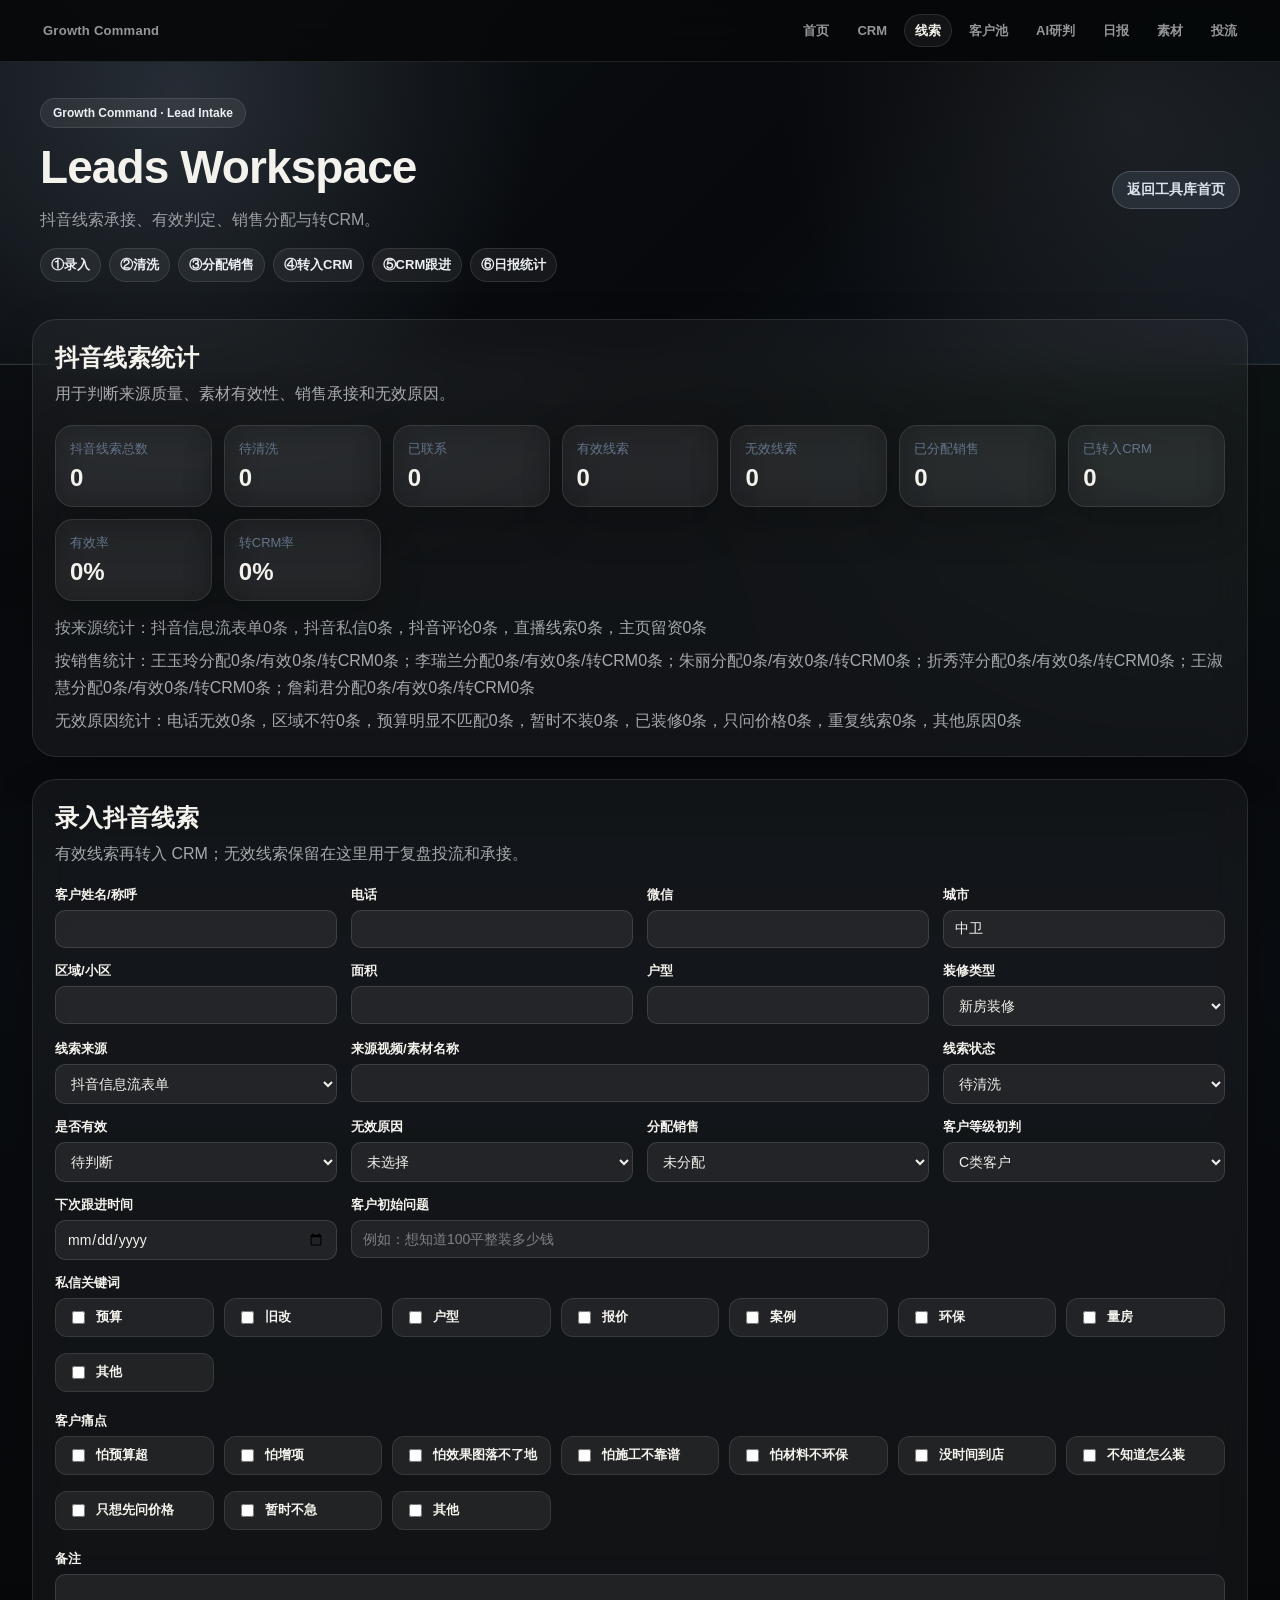
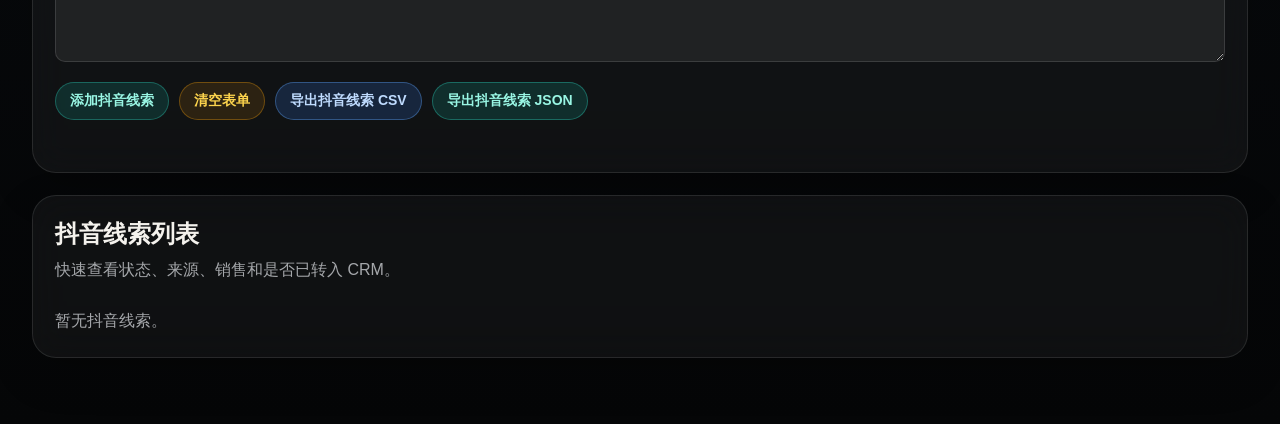
<file: douyin-leads.html>
<!DOCTYPE html>
<html lang="zh-CN">
<head>
  <meta charset="UTF-8" />
  <meta name="viewport" content="width=device-width, initial-scale=1.0" />
  <title>Leads Workspace | Growth Command</title>
  <style>
    :root {
      --bg: #eef3fb;
      --text: #172033;
      --muted: #64748b;
      --line: #dbe4f0;
      --blue: #2563eb;
      --green: #12945a;
      --red: #d04444;
      --cyan: #0891b2;
      --shadow: 0 18px 50px rgba(21, 34, 66, .09);
      --gradient-primary: linear-gradient(135deg, #3861ff 0%, #6757f5 52%, #08b6d8 100%);
      --gradient-dark:
        radial-gradient(circle at 18% 16%, rgba(77, 208, 255, .28), transparent 34%),
        radial-gradient(circle at 86% 8%, rgba(132, 92, 255, .34), transparent 30%),
        linear-gradient(135deg, #111827 0%, #172554 50%, #0f172a 100%);
    }

    * {
      box-sizing: border-box;
    }

    body {
      margin: 0;
      background: radial-gradient(circle at 8% 0%, rgba(70, 87, 240, .14), transparent 28%), var(--bg);
      color: var(--text);
      font-family: -apple-system, BlinkMacSystemFont, "PingFang SC", "Microsoft YaHei", sans-serif;
    }

    header {
      background: var(--gradient-dark);
      color: #fff;
      padding: 36px 40px 82px;
      position: relative;
      overflow: hidden;
    }

    header::before {
      content: "";
      position: absolute;
      inset: 0;
      background:
        linear-gradient(rgba(255, 255, 255, .055) 1px, transparent 1px),
        linear-gradient(90deg, rgba(255, 255, 255, .055) 1px, transparent 1px);
      background-size: 42px 42px;
      opacity: .32;
    }

    .hero {
      display: grid;
      grid-template-columns: 1fr auto;
      gap: 22px;
      max-width: 1280px;
      margin: 0 auto;
      position: relative;
      z-index: 1;
      align-items: center;
    }

    .eyebrow {
      display: inline-flex;
      border: 1px solid rgba(255, 255, 255, .15);
      background: rgba(255, 255, 255, .09);
      border-radius: 999px;
      color: #c7f1ff;
      font-size: 12px;
      font-weight: 800;
      padding: 7px 12px;
      margin-bottom: 14px;
    }

    h1,
    h2,
    h3,
    p {
      margin: 0;
    }

    h1 {
      font-size: clamp(30px, 4vw, 46px);
      line-height: 1.12;
    }

    .subtitle {
      color: #dbeafe;
      line-height: 1.75;
      margin-top: 12px;
      max-width: 860px;
    }

    main {
      max-width: 1280px;
      margin: -46px auto 0;
      padding: 0 32px 44px;
      position: relative;
      z-index: 2;
    }

    .card {
      background: rgba(255, 255, 255, .94);
      border: 1px solid rgba(219, 228, 240, .92);
      border-radius: 20px;
      box-shadow: var(--shadow);
      margin-bottom: 22px;
      padding: 22px;
      backdrop-filter: blur(10px);
    }

    .section-head {
      display: flex;
      justify-content: space-between;
      gap: 16px;
      margin-bottom: 18px;
      align-items: flex-start;
    }

    .section-note {
      color: var(--muted);
      line-height: 1.65;
      margin-top: 7px;
    }

    .flow {
      display: flex;
      flex-wrap: wrap;
      gap: 8px;
      margin-top: 14px;
    }

    .flow span {
      background: #eff6ff;
      border: 1px solid #bfdbfe;
      border-radius: 999px;
      color: #172554;
      font-size: 13px;
      font-weight: 800;
      padding: 7px 10px;
    }

    .form-grid {
      display: grid;
      grid-template-columns: repeat(4, minmax(0, 1fr));
      gap: 14px;
    }

    .wide {
      grid-column: span 2;
    }

    .full {
      grid-column: 1 / -1;
    }

    label {
      display: block;
      font-size: 13px;
      font-weight: 800;
      color: #344054;
      margin-bottom: 6px;
    }

    input,
    select,
    textarea {
      width: 100%;
      border: 1px solid #d7e0ec;
      border-radius: 10px;
      background: #fbfdff;
      color: var(--text);
      font: inherit;
      font-size: 14px;
      padding: 10px 11px;
      outline: none;
    }

    textarea {
      min-height: 88px;
      line-height: 1.65;
      resize: vertical;
    }

    button,
    a.button-link {
      display: inline-flex;
      align-items: center;
      justify-content: center;
      border: 0;
      border-radius: 10px;
      color: #fff;
      cursor: pointer;
      font: inherit;
      font-size: 14px;
      font-weight: 800;
      min-height: 38px;
      padding: 9px 14px;
      text-decoration: none;
      white-space: nowrap;
    }

    .btn-primary {
      background: var(--gradient-primary);
    }

    .btn-blue {
      background: var(--blue);
    }

    .btn-green {
      background: var(--green);
    }

    .btn-cyan {
      background: var(--cyan);
    }

    .btn-red {
      background: #fff1f2;
      border: 1px solid #fecdd3;
      color: #be123c;
    }

    .btn-light {
      background: #fff;
      border: 1px solid #bfdbfe;
      color: #172554 !important;
      box-shadow: 0 12px 28px rgba(15, 23, 42, .15);
    }

    .button-row {
      display: flex;
      flex-wrap: wrap;
      gap: 10px;
      margin-top: 16px;
    }

    .check-grid {
      display: grid;
      grid-template-columns: repeat(auto-fit, minmax(150px, 1fr));
      gap: 10px;
    }

    .check-card {
      display: flex;
      align-items: center;
      gap: 8px;
      background: #f8fbff;
      border: 1px solid #dbe4f0;
      border-radius: 12px;
      padding: 9px 12px;
      font-weight: 700;
    }

    .check-card input {
      width: auto;
    }

    .stats-grid {
      display: grid;
      grid-template-columns: repeat(auto-fit, minmax(150px, 1fr));
      gap: 12px;
    }

    .stat {
      background: #f8fbff;
      border: 1px solid #dbeafe;
      border-radius: 14px;
      padding: 14px;
    }

    .stat span {
      display: block;
      color: var(--muted);
      font-size: 13px;
    }

    .stat strong {
      display: block;
      font-size: 24px;
      margin-top: 6px;
    }

    .lead-list {
      display: grid;
      gap: 12px;
    }

    .lead-card {
      border: 1px solid #dbeafe;
      background: #f8fbff;
      border-radius: 16px;
      padding: 16px;
    }

    .lead-title {
      font-weight: 900;
      font-size: 17px;
    }

    .lead-meta {
      display: flex;
      flex-wrap: wrap;
      gap: 8px;
      margin-top: 8px;
    }

    .tag {
      display: inline-flex;
      border-radius: 999px;
      padding: 5px 9px;
      font-size: 12px;
      font-weight: 900;
      background: #eef2ff;
      color: #3730a3;
    }

    .tag-ok {
      background: #dcfce7;
      color: #166534;
    }

    .tag-bad {
      background: #fee2e2;
      color: #991b1b;
    }

    .tag-warn {
      background: #fef3c7;
      color: #92400e;
    }

    .copy-tip {
      color: var(--green);
      font-weight: 800;
      min-height: 22px;
      margin-top: 8px;
    }

    @media (max-width: 800px) {
      header {
        padding: 28px 20px 74px;
      }

      .hero {
        grid-template-columns: 1fr;
      }

      .form-grid {
        grid-template-columns: 1fr;
      }

      .wide,
      .full {
        grid-column: auto;
      }

      main {
        padding: 0 16px 36px;
      }

      button,
      a.button-link {
        width: 100%;
      }
    }
  </style>
  <link rel="stylesheet" href="shared-ui.css" />
</head>
<body>
  <nav class="gc-shell" aria-label="Growth Command 功能导航">
    <div class="gc-nav">
      <a class="gc-brand" href="index.html">Growth Command</a>
      <div class="gc-nav-links">
        <a href="index.html">首页</a>
        <a href="crm.html">CRM</a>
        <a href="douyin-leads.html" class="is-active">线索</a>
        <a href="customer-review.html">客户池</a>
        <a href="city-analysis.html">AI研判</a>
        <a href="report.html">日报</a>
        <a href="material-lab.html">素材</a>
        <a href="ad-test.html">投流</a>
      </div>
    </div>
  </nav>

  <header>
    <div class="hero">
      <div>
        <span class="eyebrow">Growth Command · Lead Intake</span>
        <h1>Leads Workspace</h1>
        <p class="subtitle">抖音线索承接、有效判定、销售分配与转CRM。</p>
        <div class="flow">
          <span>①录入</span>
          <span>②清洗</span>
          <span>③分配销售</span>
          <span>④转入CRM</span>
          <span>⑤CRM跟进</span>
          <span>⑥日报统计</span>
        </div>
      </div>
      <a class="button-link btn-light" href="index.html">返回工具库首页</a>
    </div>
  </header>

  <main>
    <section class="card">
      <div class="section-head">
        <div>
          <h2>抖音线索统计</h2>
          <p class="section-note">用于判断来源质量、素材有效性、销售承接和无效原因。</p>
        </div>
      </div>
      <div class="stats-grid" id="statsGrid"></div>
      <div id="sourceStats" class="section-note" style="margin-top:14px;"></div>
      <div id="salesStats" class="section-note"></div>
      <div id="invalidStats" class="section-note"></div>
    </section>

    <section class="card">
      <div class="section-head">
        <div>
          <h2 id="formTitle">录入抖音线索</h2>
          <p class="section-note">有效线索再转入 CRM；无效线索保留在这里用于复盘投流和承接。</p>
        </div>
      </div>

      <div class="form-grid">
        <div>
          <label for="leadName">客户姓名/称呼</label>
          <input id="leadName" />
        </div>
        <div>
          <label for="leadPhone">电话</label>
          <input id="leadPhone" />
        </div>
        <div>
          <label for="leadWechat">微信</label>
          <input id="leadWechat" />
        </div>
        <div>
          <label for="leadCity">城市</label>
          <input id="leadCity" value="中卫" />
        </div>
        <div>
          <label for="leadArea">区域/小区</label>
          <input id="leadArea" />
        </div>
        <div>
          <label for="leadAreaSize">面积</label>
          <input id="leadAreaSize" />
        </div>
        <div>
          <label for="leadLayout">户型</label>
          <input id="leadLayout" />
        </div>
        <div>
          <label for="decorateType">装修类型</label>
          <select id="decorateType">
            <option>新房装修</option>
            <option>旧房翻新</option>
            <option>局部改造</option>
            <option>精装改造</option>
            <option>整装咨询</option>
            <option>大平层/改善型</option>
            <option>其他</option>
          </select>
        </div>
        <div>
          <label for="leadSource">线索来源</label>
          <select id="leadSource">
            <option>抖音信息流表单</option>
            <option>抖音私信</option>
            <option>抖音评论</option>
            <option>直播线索</option>
            <option>主页留资</option>
            <option>其他</option>
          </select>
        </div>
        <div class="wide">
          <label for="materialName">来源视频/素材名称</label>
          <input id="materialName" />
        </div>
        <div>
          <label for="leadStatus">线索状态</label>
          <select id="leadStatus">
            <option>待清洗</option>
            <option>已联系</option>
            <option>有效线索</option>
            <option>无效线索</option>
            <option>已分配销售</option>
            <option>已转入CRM</option>
          </select>
        </div>
        <div>
          <label for="validity">是否有效</label>
          <select id="validity">
            <option>待判断</option>
            <option>有效</option>
            <option>无效</option>
          </select>
        </div>
        <div>
          <label for="invalidReason">无效原因</label>
          <select id="invalidReason">
            <option value="">未选择</option>
            <option>电话无效</option>
            <option>区域不符</option>
            <option>预算明显不匹配</option>
            <option>暂时不装</option>
            <option>已装修</option>
            <option>只问价格</option>
            <option>重复线索</option>
            <option>其他原因</option>
          </select>
        </div>
        <div>
          <label for="assignedSales">分配销售</label>
          <select id="assignedSales">
            <option value="">未分配</option>
          </select>
        </div>
        <div>
          <label for="leadGrade">客户等级初判</label>
          <select id="leadGrade">
            <option>C类客户</option>
            <option>B类客户</option>
            <option>A类客户</option>
          </select>
        </div>
        <div>
          <label for="nextFollowDate">下次跟进时间</label>
          <input id="nextFollowDate" type="date" />
        </div>
        <div class="wide">
          <label for="initialQuestion">客户初始问题</label>
          <input id="initialQuestion" placeholder="例如：想知道100平整装多少钱" />
        </div>
        <div class="full">
          <label>私信关键词</label>
          <div class="check-grid" id="keywordChecks"></div>
        </div>
        <div class="full">
          <label>客户痛点</label>
          <div class="check-grid" id="painChecks"></div>
        </div>
        <div class="full">
          <label for="leadNote">备注</label>
          <textarea id="leadNote"></textarea>
        </div>
      </div>

      <div class="button-row">
        <button id="saveLeadBtn" class="btn-primary" onclick="saveLead()">添加抖音线索</button>
        <button class="btn-light" onclick="clearForm()">清空表单</button>
        <button class="btn-blue" onclick="exportCsv()">导出抖音线索 CSV</button>
        <button class="btn-green" onclick="exportJson()">导出抖音线索 JSON</button>
      </div>
      <div id="tip" class="copy-tip"></div>
    </section>

    <section class="card">
      <div class="section-head">
        <div>
          <h2>抖音线索列表</h2>
          <p class="section-note">快速查看状态、来源、销售和是否已转入 CRM。</p>
        </div>
      </div>
      <div class="lead-list" id="leadList"></div>
    </section>
  </main>

  <script>
    // ================================
    // 常量与基础配置
    // ================================
    const LEADS_KEY = "douyinLeads";
    const HISTORY_KEY = "douyinLeadHistory";
    const CRM_KEY = "decorationStoreCrmCustomers";
    const SALES = ["王玉玲", "李瑞兰", "朱丽", "折秀萍", "王淑慧", "詹莉君"];
    const keywordOptions = ["预算", "旧改", "户型", "报价", "案例", "环保", "量房", "其他"];
    const painOptions = [
      "怕预算超",
      "怕增项",
      "怕效果图落不了地",
      "怕施工不靠谱",
      "怕材料不环保",
      "没时间到店",
      "不知道怎么装",
      "只想先问价格",
      "暂时不急",
      "其他"
    ];

    let leads = loadLeads();
    let editingId = "";

    const el = id => document.getElementById(id);
    const value = id => (el(id).value || "").trim();
    const escapeHtml = text => String(text || "").replace(/[&<>"']/g, s => ({
      "&": "&amp;",
      "<": "&lt;",
      ">": "&gt;",
      "\"": "&quot;",
      "'": "&#39;"
    }[s]));

    function today() {
      const date = new Date();
      return `${date.getFullYear()}-${String(date.getMonth() + 1).padStart(2, "0")}-${String(date.getDate()).padStart(2, "0")}`;
    }

    function createId() {
      return `crm-${Date.now()}-${Math.random().toString(16).slice(2)}`;
    }

    function showTip(text) {
      el("tip").textContent = text;
      setTimeout(() => {
        if (el("tip").textContent === text) {
          el("tip").textContent = "";
        }
      }, 2200);
    }

    // ================================
    // localStorage 安全读取/保存
    // ================================
    function loadLeads() {
      try {
        return JSON.parse(localStorage.getItem(LEADS_KEY) || "[]");
      } catch {
        return [];
      }
    }

    function saveLeads() {
      localStorage.setItem(LEADS_KEY, JSON.stringify(leads));
    }

    function crmCustomers() {
      try {
        return JSON.parse(localStorage.getItem(CRM_KEY) || "[]");
      } catch {
        return [];
      }
    }

    function logHistory(lead, action) {
      let list = [];
      try {
        list = JSON.parse(localStorage.getItem(HISTORY_KEY) || "[]");
      } catch {}

      list.unshift({
        id: `h-${Date.now()}`,
        leadId: lead.id,
        action,
        createdAt: new Date().toISOString()
      });
      localStorage.setItem(HISTORY_KEY, JSON.stringify(list));
    }

    // ================================
    // 线索数据结构与默认值
    // ================================
    function leadFromForm() {
      return {
        id: editingId || `dy-${Date.now()}-${Math.random().toString(16).slice(2)}`,
        name: value("leadName"),
        phone: value("leadPhone"),
        wechat: value("leadWechat"),
        city: value("leadCity"),
        area: value("leadArea"),
        areaSize: value("leadAreaSize"),
        layout: value("leadLayout"),
        decorateType: value("decorateType"),
        source: value("leadSource"),
        materialName: value("materialName"),
        keywords: checked("keywordChecks"),
        pains: checked("painChecks"),
        status: value("leadStatus"),
        validity: value("validity"),
        invalidReason: value("invalidReason"),
        assignedSales: value("assignedSales"),
        grade: value("leadGrade"),
        nextFollowDate: value("nextFollowDate"),
        initialQuestion: value("initialQuestion"),
        note: value("leadNote"),
        crmCustomerId: "",
        transferredAt: "",
        createdAt: editingId
          ? (leads.find(lead => lead.id === editingId)?.createdAt || new Date().toISOString())
          : new Date().toISOString(),
        updatedAt: new Date().toISOString()
      };
    }

    function toCrmSource(source) {
      return source === "抖音私信"
        ? "抖音私信"
        : source === "抖音评论"
          ? "抖音评论"
          : source === "直播线索"
            ? "直播线索"
            : source === "主页留资"
              ? "主页留资"
              : "抖音信息流";
    }

    // ================================
    // 渲染函数
    // ================================
    function renderChecks(id, options) {
      el(id).innerHTML = options.map(item => `
        <label class="check-card">
          <input type="checkbox" value="${escapeHtml(item)}">
          <span>${escapeHtml(item)}</span>
        </label>
      `).join("");
    }

    function checked(id) {
      return Array.from(el(id).querySelectorAll("input:checked")).map(input => input.value);
    }

    function setChecked(id, values = []) {
      const valueSet = new Set(values);
      el(id).querySelectorAll("input").forEach(input => {
        input.checked = valueSet.has(input.value);
      });
    }

    function countBy(key, val) {
      return leads.filter(lead => lead[key] === val).length;
    }

    function tagClass(lead) {
      return lead.status === "已转入CRM"
        ? "tag-ok"
        : lead.validity === "无效"
          ? "tag-bad"
          : lead.validity === "有效"
            ? "tag-ok"
            : "tag-warn";
    }

    function renderStats() {
      const total = leads.length;
      const valid = countBy("validity", "有效");
      const invalid = countBy("validity", "无效");
      const transferred = countBy("status", "已转入CRM");
      const items = [
        ["抖音线索总数", total],
        ["待清洗", countBy("status", "待清洗")],
        ["已联系", countBy("status", "已联系")],
        ["有效线索", valid],
        ["无效线索", invalid],
        ["已分配销售", leads.filter(lead => lead.assignedSales).length],
        ["已转入CRM", transferred],
        ["有效率", total ? `${Math.round((valid / total) * 100)}%` : "0%"],
        ["转CRM率", total ? `${Math.round((transferred / total) * 100)}%` : "0%"]
      ];

      el("statsGrid").innerHTML = items.map(([label, stat]) => `
        <div class="stat">
          <span>${label}</span>
          <strong>${stat}</strong>
        </div>
      `).join("");

      el("sourceStats").textContent = `按来源统计：${["抖音信息流表单", "抖音私信", "抖音评论", "直播线索", "主页留资"]
        .map(source => `${source}${countBy("source", source)}条`)
        .join("，")}`;
      el("salesStats").textContent = `按销售统计：${SALES
        .map(sales => `${sales}分配${leads.filter(lead => lead.assignedSales === sales).length}条/有效${leads.filter(lead => lead.assignedSales === sales && lead.validity === "有效").length}条/转CRM${leads.filter(lead => lead.assignedSales === sales && lead.status === "已转入CRM").length}条`)
        .join("；")}`;
      el("invalidStats").textContent = `无效原因统计：${["电话无效", "区域不符", "预算明显不匹配", "暂时不装", "已装修", "只问价格", "重复线索", "其他原因"]
        .map(reason => `${reason}${countBy("invalidReason", reason)}条`)
        .join("，")}`;
    }

    function renderList() {
      el("leadList").innerHTML = leads.length
        ? leads.map(lead => `
          <article class="lead-card">
            <div class="lead-title">${escapeHtml(lead.name || "未填写客户")} · ${escapeHtml(lead.phone || lead.wechat || "无联系方式")}</div>
            <div class="lead-meta">
              <span class="tag ${tagClass(lead)}">${escapeHtml(lead.status)}</span>
              <span class="tag">${escapeHtml(lead.source)}</span>
              <span class="tag">有效性：${escapeHtml(lead.validity)}</span>
              <span class="tag">销售：${escapeHtml(lead.assignedSales || "未分配")}</span>
              <span class="tag">等级：${escapeHtml(lead.grade || "C类客户")}</span>
            </div>
            <p class="section-note">
              小区/区域：${escapeHtml(lead.area || "-")}｜素材：${escapeHtml(lead.materialName || "-")}｜痛点：${escapeHtml((lead.pains || []).join("、") || "-")}
            </p>
            <div class="button-row">
              <button class="btn-blue" onclick="editLead('${lead.id}')">编辑</button>
              <button class="btn-green" onclick="markValid('${lead.id}')">标记有效</button>
              <button class="btn-red" onclick="markInvalid('${lead.id}')">标记无效</button>
              <button class="btn-cyan" onclick="assignSales('${lead.id}')">分配销售</button>
              <button class="btn-primary" onclick="transferToCrm('${lead.id}')">一键转入 CRM</button>
              <button class="btn-red" onclick="deleteLead('${lead.id}')">删除</button>
            </div>
          </article>
        `).join("")
        : '<div class="section-note">暂无抖音线索。</div>';
    }

    function renderAll() {
      renderStats();
      renderList();
    }

    // ================================
    // 新增/编辑/删除线索
    // ================================
    function saveLead() {
      const lead = leadFromForm();

      if (!lead.name && !lead.phone && !lead.wechat) {
        return alert("请至少填写客户姓名、电话或微信。");
      }

      if (editingId) {
        leads = leads.map(item => item.id === editingId
          ? {
            ...item,
            ...lead,
            crmCustomerId: item.crmCustomerId || lead.crmCustomerId,
            transferredAt: item.transferredAt || lead.transferredAt
          }
          : item);
        logHistory(lead, "编辑线索");
      } else {
        leads.unshift(lead);
        logHistory(lead, "新增线索");
      }

      saveLeads();
      clearForm();
      renderAll();
      showTip("线索已保存。");
    }

    function clearForm() {
      editingId = "";
      [
        "leadName",
        "leadPhone",
        "leadWechat",
        "leadArea",
        "leadAreaSize",
        "leadLayout",
        "materialName",
        "initialQuestion",
        "leadNote"
      ].forEach(id => {
        el(id).value = "";
      });
      el("leadCity").value = "中卫";
      el("leadStatus").value = "待清洗";
      el("validity").value = "待判断";
      el("invalidReason").value = "";
      el("assignedSales").value = "";
      el("leadGrade").value = "C类客户";
      el("nextFollowDate").value = "";
      setChecked("keywordChecks", []);
      setChecked("painChecks", []);
      el("saveLeadBtn").textContent = "添加抖音线索";
      el("formTitle").textContent = "录入抖音线索";
    }

    function editLead(id) {
      const lead = leads.find(item => item.id === id);

      if (!lead) {
        return;
      }

      [
        "leadName:name",
        "leadPhone:phone",
        "leadWechat:wechat",
        "leadCity:city",
        "leadArea:area",
        "leadAreaSize:areaSize",
        "leadLayout:layout",
        "decorateType:decorateType",
        "leadSource:source",
        "materialName:materialName",
        "leadStatus:status",
        "validity:validity",
        "invalidReason:invalidReason",
        "assignedSales:assignedSales",
        "leadGrade:grade",
        "nextFollowDate:nextFollowDate",
        "initialQuestion:initialQuestion",
        "leadNote:note"
      ].forEach(pair => {
        const [id, key] = pair.split(":");
        el(id).value = lead[key] || "";
      });
      setChecked("keywordChecks", lead.keywords || []);
      setChecked("painChecks", lead.pains || []);
      el("saveLeadBtn").textContent = "保存线索修改";
      el("formTitle").textContent = "编辑抖音线索";
      window.scrollTo({ top: 260, behavior: "smooth" });
    }

    function deleteLead(id) {
      if (!confirm("确认删除这条抖音线索吗？")) {
        return;
      }

      const lead = leads.find(item => item.id === id);
      leads = leads.filter(item => item.id !== id);
      saveLeads();
      if (lead) {
        logHistory(lead, "删除线索");
      }
      renderAll();
    }

    function updateLead(id, patch, action) {
      const lead = leads.find(item => item.id === id);
      leads = leads.map(item => item.id === id
        ? { ...item, ...patch, updatedAt: new Date().toISOString() }
        : item);
      saveLeads();
      if (lead) {
        logHistory({ ...lead, ...patch }, action);
      }
      renderAll();
    }

    // ================================
    // 有效/无效判断
    // ================================
    function markValid(id) {
      updateLead(id, { validity: "有效", status: "有效线索" }, "标记有效");
    }

    function markInvalid(id) {
      const reason = prompt("请输入无效原因，可填写：电话无效、区域不符、预算明显不匹配、暂时不装、已装修、只问价格、重复线索、其他原因") || "其他原因";
      updateLead(id, { validity: "无效", status: "无效线索", invalidReason: reason }, "标记无效");
    }

    // ================================
    // 分配销售
    // ================================
    function assignSales(id) {
      const lead = leads.find(item => item.id === id);

      if (!lead) {
        return;
      }

      const sales = prompt(`请输入销售姓名：${SALES.join("、")}`, lead.assignedSales || "王淑慧");
      if (!sales) {
        return;
      }

      updateLead(id, {
        assignedSales: sales,
        status: lead.status === "已转入CRM" ? "已转入CRM" : "已分配销售"
      }, "分配销售");
    }

    // ================================
    // 转入 CRM
    // ================================
    function transferToCrm(id) {
      const lead = leads.find(item => item.id === id);

      if (!lead) {
        return;
      }

      if (lead.status === "已转入CRM" || lead.crmCustomerId) {
        return alert("该线索已转入 CRM，请勿重复操作。");
      }

      if (lead.validity !== "有效") {
        return alert("请先将该线索标记为有效后再转入 CRM。");
      }

      if (!lead.assignedSales) {
        return alert("请先分配销售后再转入 CRM。");
      }

      if (!lead.phone && !lead.wechat && !confirm("该线索缺少电话或微信，建议补充联系方式后再转入 CRM。确认继续吗？")) {
        return;
      }

      const customers = crmCustomers();

      // 注意：转 CRM 去重规则涉及客户主数据安全，不得随意修改。
      const duplicate = customers.find(customer =>
        (lead.phone && customer.phone === lead.phone)
        || (!lead.phone
          && customer.name === lead.name
          && customer.community === lead.area
          && String(customer.need || "").includes(lead.materialName || "__no_material__"))
      );

      if (duplicate) {
        updateLead(id, {
          status: "已转入CRM",
          crmCustomerId: duplicate.id,
          transferredAt: new Date().toISOString()
        }, "关联已存在CRM客户");
        return alert("检测到重复客户，已关联已有 CRM 客户，请勿重复新增。");
      }

      const crmId = createId();
      const now = new Date().toISOString();
      const newCustomerDate = today();
      const note = [
        `抖音线索来源：${lead.source}`,
        `微信：${lead.wechat || "-"}`,
        `来源视频/素材：${lead.materialName || "-"}`,
        `私信关键词：${(lead.keywords || []).join("、") || "-"}`,
        `客户初始问题：${lead.initialQuestion || "-"}`,
        `客户痛点：${(lead.pains || []).join("、") || "-"}`,
        `装修类型：${lead.decorateType || "-"}`,
        `线索备注：${lead.note || "-"}`
      ].join("；");

      customers.unshift({
        id: crmId,
        name: lead.name || "抖音线索客户",
        phone: lead.phone || lead.wechat || "",
        community: lead.area || lead.city || "",
        area: lead.areaSize || "",
        layout: lead.layout || "",
        source: toCrmSource(lead.source),
        // 注意：isNewCustomer/newCustomerDate 会被 CRM、report、city-analysis 读取。
        isNewCustomer: true,
        newCustomerDate,
        createdDate: newCustomerDate,
        need: note,
        designer: "",
        blockReason: "",
        nextAction: "电话回访；微信跟进",
        budget: "待确认",
        grade: lead.grade || "C类客户",
        status: "新线索",
        measuredStatus: "否",
        measureDate: "",
        visitCount: 0,
        quoteCount: 0,
        owner: lead.assignedSales,
        nextFollowDate: lead.nextFollowDate || today(),
        followRecords: [{
          id: createId(),
          followTime: now.slice(0, 16),
          method: "抖音线索转入",
          content: `从抖音线索池转入CRM：${note}`,
          nextFollowDate: lead.nextFollowDate || today(),
          owner: lead.assignedSales,
          createdAt: now
        }],
        createdAt: now,
        updatedAt: now
      });

      localStorage.setItem(CRM_KEY, JSON.stringify(customers));
      updateLead(id, { status: "已转入CRM", crmCustomerId: crmId, transferredAt: now }, "转入CRM");
      alert("已转入CRM，并自动标记为新客户。");
    }

    // ================================
    // 统计与导出
    // ================================
    function csvEscape(value) {
      return `"${String(value || "").replace(/"/g, '""')}"`;
    }

    function exportCsv() {
      const headers = [
        "客户姓名",
        "电话",
        "微信",
        "城市",
        "区域/小区",
        "面积",
        "户型",
        "装修类型",
        "线索来源",
        "素材名称",
        "关键词",
        "痛点",
        "状态",
        "有效性",
        "无效原因",
        "销售",
        "等级",
        "下次跟进",
        "备注"
      ];
      const rows = leads.map(lead => [
        lead.name,
        lead.phone,
        lead.wechat,
        lead.city,
        lead.area,
        lead.areaSize,
        lead.layout,
        lead.decorateType,
        lead.source,
        lead.materialName,
        (lead.keywords || []).join("、"),
        (lead.pains || []).join("、"),
        lead.status,
        lead.validity,
        lead.invalidReason,
        lead.assignedSales,
        lead.grade,
        lead.nextFollowDate,
        lead.note
      ]);

      downloadFile(
        `抖音线索池-${today()}.csv`,
        [headers, ...rows].map(row => row.map(csvEscape).join(",")).join("\n"),
        "text/csv;charset=utf-8"
      );
    }

    function exportJson() {
      downloadFile(
        `抖音线索池-${today()}.json`,
        JSON.stringify(leads, null, 2),
        "application/json;charset=utf-8"
      );
    }

    function downloadFile(name, content, type) {
      const blob = new Blob([content], { type });
      const url = URL.createObjectURL(blob);
      const link = document.createElement("a");
      link.href = url;
      link.download = name;
      document.body.appendChild(link);
      link.click();
      link.remove();
      URL.revokeObjectURL(url);
    }

    // ================================
    // 页面初始化
    // ================================
    function initPage() {
      el("assignedSales").innerHTML = '<option value="">未分配</option>' + SALES.map(sales => `<option>${sales}</option>`).join("");
      renderChecks("keywordChecks", keywordOptions);
      renderChecks("painChecks", painOptions);
      renderAll();
    }

    initPage();
  </script>
</body>
</html>
</file>
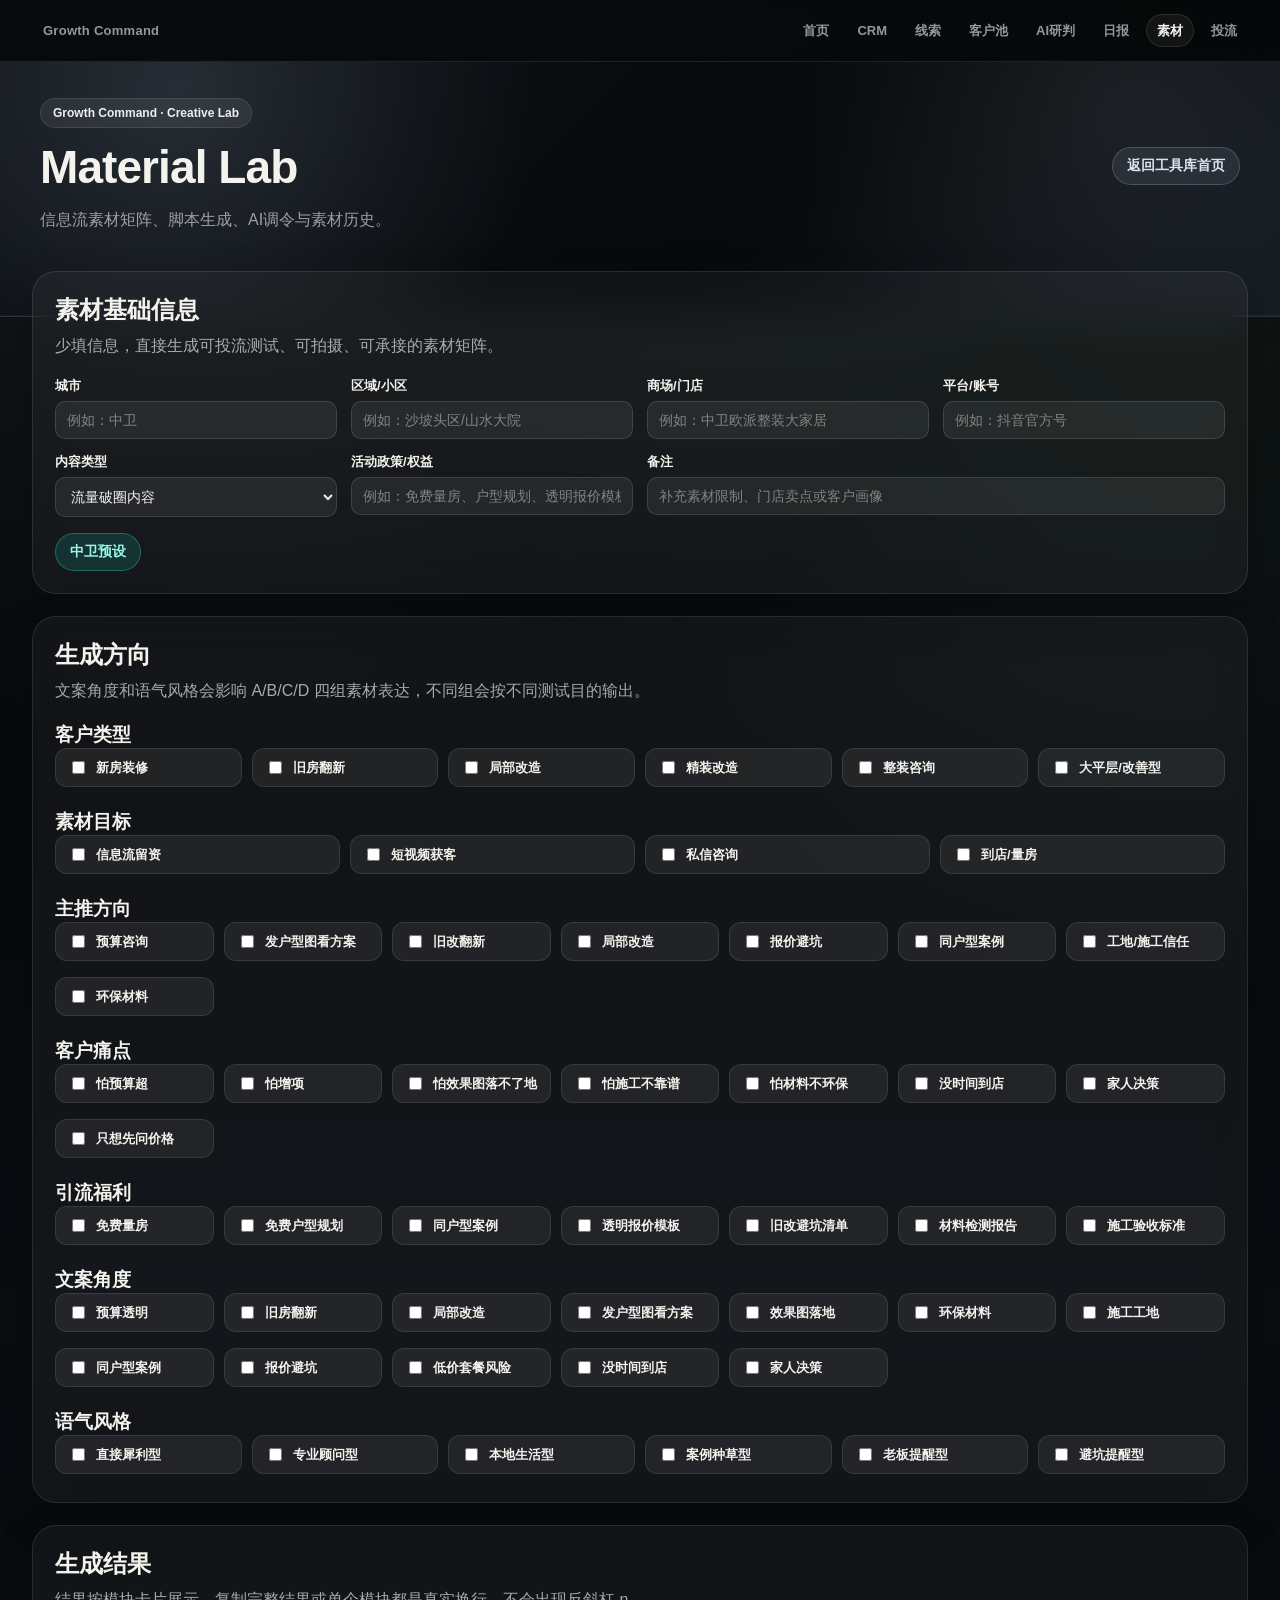
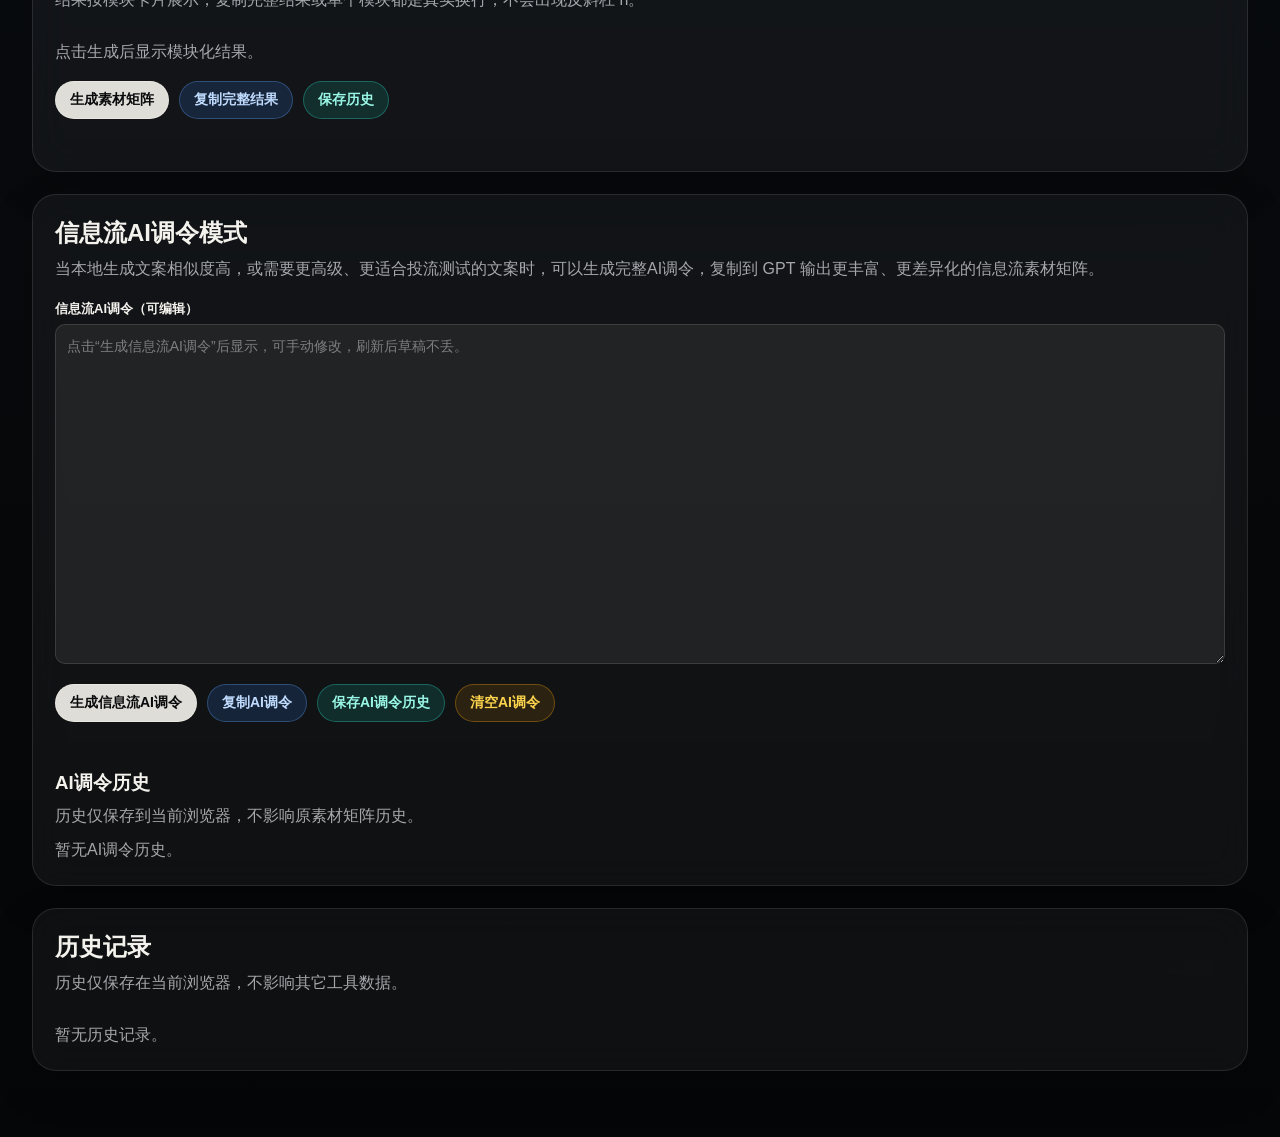
<file: material-lab.html>
<!DOCTYPE html>
<html lang="zh-CN">
<head>
  <meta charset="UTF-8" />
  <meta name="viewport" content="width=device-width, initial-scale=1.0" />
  <title>Material Lab | Growth Command</title>
  <style>
    :root{--bg:#eef3fb;--text:#172033;--muted:#64748b;--line:#dbe4f0;--blue:#2563eb;--green:#12945a;--red:#d04444;--cyan:#0891b2;--shadow:0 18px 50px rgba(21,34,66,.09);--gradient-primary:linear-gradient(135deg,#3861ff 0%,#6757f5 52%,#08b6d8 100%);--gradient-dark:radial-gradient(circle at 18% 16%,rgba(77,208,255,.28),transparent 34%),radial-gradient(circle at 86% 8%,rgba(132,92,255,.34),transparent 30%),linear-gradient(135deg,#111827 0%,#172554 50%,#0f172a 100%)}
    *{box-sizing:border-box}body{margin:0;background:radial-gradient(circle at 8% 0%,rgba(70,87,240,.14),transparent 28%),var(--bg);color:var(--text);font-family:-apple-system,BlinkMacSystemFont,"PingFang SC","Microsoft YaHei",sans-serif}header{background:var(--gradient-dark);color:#fff;padding:36px 40px 82px;position:relative;overflow:hidden}header:before{content:"";position:absolute;inset:0;background:linear-gradient(rgba(255,255,255,.055) 1px,transparent 1px),linear-gradient(90deg,rgba(255,255,255,.055) 1px,transparent 1px);background-size:42px 42px;opacity:.32}.hero{display:grid;grid-template-columns:1fr auto;gap:22px;max-width:1280px;margin:0 auto;position:relative;z-index:1;align-items:center}.eyebrow{display:inline-flex;border:1px solid rgba(255,255,255,.15);background:rgba(255,255,255,.09);border-radius:999px;color:#c7f1ff;font-size:12px;font-weight:800;padding:7px 12px;margin-bottom:14px}h1,h2,h3,p{margin:0}h1{font-size:clamp(30px,4vw,46px);line-height:1.12}.subtitle{color:#dbeafe;line-height:1.75;margin-top:12px;max-width:860px}main{max-width:1280px;margin:-46px auto 0;padding:0 32px 44px;position:relative;z-index:2}.card{background:rgba(255,255,255,.94);border:1px solid rgba(219,228,240,.92);border-radius:20px;box-shadow:var(--shadow);margin-bottom:22px;padding:22px;backdrop-filter:blur(10px)}.section-head{display:flex;justify-content:space-between;gap:16px;margin-bottom:18px;align-items:flex-start}.section-note{color:var(--muted);line-height:1.65;margin-top:7px}.form-grid{display:grid;grid-template-columns:repeat(4,minmax(0,1fr));gap:14px}.wide{grid-column:span 2}.full{grid-column:1/-1}label{display:block;font-size:13px;font-weight:800;color:#344054;margin-bottom:6px}input,select,textarea{width:100%;border:1px solid #d7e0ec;border-radius:10px;background:#fbfdff;color:var(--text);font:inherit;font-size:14px;padding:10px 11px;outline:none}textarea{min-height:92px;line-height:1.65;resize:vertical}button,a.button-link{display:inline-flex;align-items:center;justify-content:center;border:0;border-radius:10px;color:#fff;cursor:pointer;font:inherit;font-size:14px;font-weight:800;min-height:38px;padding:9px 14px;text-decoration:none;white-space:nowrap}.btn-primary{background:var(--gradient-primary)}.btn-blue{background:var(--blue)}.btn-green{background:var(--green)}.btn-cyan{background:var(--cyan)}.btn-red{background:#fff1f2;border:1px solid #fecdd3;color:#be123c}.btn-light{background:#fff;border:1px solid #bfdbfe;color:#172554!important;box-shadow:0 12px 28px rgba(15,23,42,.15)}.button-row{display:flex;flex-wrap:wrap;gap:10px;margin-top:16px}.check-grid{display:grid;grid-template-columns:repeat(auto-fit,minmax(150px,1fr));gap:10px}.check-card{display:flex;align-items:center;gap:8px;background:#f8fbff;border:1px solid #dbe4f0;border-radius:12px;padding:9px 12px;font-weight:700}.check-card input{width:auto}.result-grid{display:grid;gap:14px}.result-card{border:1px solid #dbeafe;background:#f8fbff;border-radius:16px;padding:16px}.result-card h3{display:flex;justify-content:space-between;gap:12px;align-items:center;margin-bottom:10px}.result-content{white-space:pre-wrap;line-height:1.8;font-size:15px}.history-list{display:grid;gap:12px}.history-item{display:grid;grid-template-columns:1fr auto;gap:12px;border:1px solid #dbe4f0;border-radius:16px;background:#f8fbff;padding:14px}.copy-tip{color:var(--green);font-weight:800;min-height:22px;margin-top:8px}.hidden{display:none}@media(max-width:800px){header{padding:28px 20px 74px}.hero{grid-template-columns:1fr}.form-grid{grid-template-columns:1fr}.wide,.full{grid-column:auto}main{padding:0 16px 36px}.history-item{grid-template-columns:1fr}button,a.button-link{width:100%}.result-card h3{display:block}.result-card h3 button{margin-top:10px}}
  </style>
  <link rel="stylesheet" href="shared-ui.css" />
</head>
<body>
  <nav class="gc-shell" aria-label="Growth Command 功能导航">
    <div class="gc-nav">
      <a class="gc-brand" href="index.html">Growth Command</a>
      <div class="gc-nav-links">
        <a href="index.html">首页</a>
        <a href="crm.html">CRM</a>
        <a href="douyin-leads.html">线索</a>
        <a href="customer-review.html">客户池</a>
        <a href="city-analysis.html">AI研判</a>
        <a href="report.html">日报</a>
        <a href="material-lab.html" class="is-active">素材</a>
        <a href="ad-test.html">投流</a>
      </div>
    </div>
  </nav>
  <header>
    <div class="hero">
      <div>
        <span class="eyebrow">Growth Command · Creative Lab</span>
        <h1>Material Lab</h1>
        <p class="subtitle">信息流素材矩阵、脚本生成、AI调令与素材历史。</p>
      </div>
      <a class="button-link btn-light" href="index.html">返回工具库首页</a>
    </div>
  </header>
  <main>
    <section class="card">
      <div class="section-head"><div><h2>素材基础信息</h2><p class="section-note">少填信息，直接生成可投流测试、可拍摄、可承接的素材矩阵。</p></div></div>
      <div class="form-grid">
        <div><label for="city">城市</label><input id="city" placeholder="例如：中卫" /></div>
        <div><label for="area">区域/小区</label><input id="area" placeholder="例如：沙坡头区/山水大院" /></div>
        <div><label for="store">商场/门店</label><input id="store" placeholder="例如：中卫欧派整装大家居" /></div>
        <div><label for="platform">平台/账号</label><input id="platform" placeholder="例如：抖音官方号" /></div>
        <div><label for="contentType">内容类型</label><select id="contentType"><option>流量破圈内容</option><option>人设信任内容</option><option>成交线索内容</option></select></div>
        <div><label for="policy">活动政策/权益</label><input id="policy" placeholder="例如：免费量房、户型规划、透明报价模板" /></div>
        <div class="wide"><label for="note">备注</label><input id="note" placeholder="补充素材限制、门店卖点或客户画像" /></div>
      </div>
      <div class="button-row"><button class="btn-green" type="button" onclick="applyZhongweiPreset()">中卫预设</button></div>
    </section>
    <section class="card">
      <div class="section-head"><div><h2>生成方向</h2><p class="section-note">文案角度和语气风格会影响 A/B/C/D 四组素材表达，不同组会按不同测试目的输出。</p></div></div>
      <h3>客户类型</h3><div class="check-grid" id="customerTypeChecks"></div>
      <h3 style="margin-top:16px;">素材目标</h3><div class="check-grid" id="materialGoalChecks"></div>
      <h3 style="margin-top:16px;">主推方向</h3><div class="check-grid" id="mainDirectionChecks"></div>
      <h3 style="margin-top:16px;">客户痛点</h3><div class="check-grid" id="painChecks"></div>
      <h3 style="margin-top:16px;">引流福利</h3><div class="check-grid" id="benefitChecks"></div>
      <h3 style="margin-top:16px;">文案角度</h3><div class="check-grid" id="copyAngleChecks"></div>
      <h3 style="margin-top:16px;">语气风格</h3><div class="check-grid" id="toneStyleChecks"></div>
    </section>
    <section class="card">
      <div class="section-head"><div><h2>生成结果</h2><p class="section-note">结果按模块卡片展示，复制完整结果或单个模块都是真实换行，不会出现反斜杠 n。</p></div></div>
      <div id="resultCards" class="result-grid"><div class="section-note">点击生成后显示模块化结果。</div></div>
      <div class="button-row">
        <button class="btn-primary" type="button" onclick="generateMaterial()">生成素材矩阵</button>
        <button class="btn-blue" type="button" onclick="copyFullResult()">复制完整结果</button>
        <button class="btn-green" type="button" onclick="saveRecord()">保存历史</button>
      </div>
      <div class="copy-tip" id="tip"></div>
    </section>
    <section class="card">
      <div class="section-head">
        <div>
          <h2>信息流AI调令模式</h2>
          <p class="section-note">当本地生成文案相似度高，或需要更高级、更适合投流测试的文案时，可以生成完整AI调令，复制到 GPT 输出更丰富、更差异化的信息流素材矩阵。</p>
        </div>
      </div>
      <label for="aiPromptOutput">信息流AI调令（可编辑）</label>
      <textarea id="aiPromptOutput" style="min-height:340px;" placeholder="点击“生成信息流AI调令”后显示，可手动修改，刷新后草稿不丢。"></textarea>
      <div class="button-row">
        <button class="btn-primary" type="button" onclick="generateAiPrompt()">生成信息流AI调令</button>
        <button class="btn-blue" type="button" onclick="copyAiPrompt()">复制AI调令</button>
        <button class="btn-green" type="button" onclick="saveAiPromptHistory()">保存AI调令历史</button>
        <button class="btn-red" type="button" onclick="clearAiPrompt()">清空AI调令</button>
      </div>
      <div class="copy-tip" id="aiPromptTip"></div>
      <div style="margin-top:18px;">
        <h3>AI调令历史</h3>
        <p class="section-note">历史仅保存到当前浏览器，不影响原素材矩阵历史。</p>
        <div class="history-list" id="aiPromptHistoryList"></div>
      </div>
    </section>
    <section class="card">
      <div class="section-head"><div><h2>历史记录</h2><p class="section-note">历史仅保存在当前浏览器，不影响其它工具数据。</p></div></div>
      <div class="history-list" id="historyList"></div>
    </section>
  </main>
  <script>
    const STORAGE_KEY = "materialLabHistory";
    const AI_PROMPT_DRAFT_KEY = "materialLabAiPromptDraft";
    const AI_PROMPT_HISTORY_KEY = "materialLabAiPromptHistory";
    const customerTypes = ["新房装修", "旧房翻新", "局部改造", "精装改造", "整装咨询", "大平层/改善型"];
    const materialGoals = ["信息流留资", "短视频获客", "私信咨询", "到店/量房"];
    const mainDirections = ["预算咨询", "发户型图看方案", "旧改翻新", "局部改造", "报价避坑", "同户型案例", "工地/施工信任", "环保材料"];
    const painOptions = ["怕预算超", "怕增项", "怕效果图落不了地", "怕施工不靠谱", "怕材料不环保", "没时间到店", "家人决策", "只想先问价格"];
    const benefitOptions = ["免费量房", "免费户型规划", "同户型案例", "透明报价模板", "旧改避坑清单", "材料检测报告", "施工验收标准"];
    const copyAngles = ["预算透明", "旧房翻新", "局部改造", "发户型图看方案", "效果图落地", "环保材料", "施工工地", "同户型案例", "报价避坑", "低价套餐风险", "没时间到店", "家人决策"];
    const toneStyles = ["直接犀利型", "专业顾问型", "本地生活型", "案例种草型", "老板提醒型", "避坑提醒型"];
    let currentModules = [];
    let currentGeneratedAt = "";
    const el = id => document.getElementById(id);
    const value = id => (el(id).value || "").trim();
    const escapeHtml = text => String(text || "").replace(/[&<>"']/g, s => ({"&":"&amp;","<":"&lt;",">":"&gt;","\"":"&quot;","'":"&#39;"}[s]));
    const normalizeBreaks = text => String(text || "").replace(/\\n/g, "\n");
    function localTime(date = new Date()) {
      const pad = n => String(n).padStart(2, "0");
      return `${date.getFullYear()}-${pad(date.getMonth() + 1)}-${pad(date.getDate())} ${pad(date.getHours())}:${pad(date.getMinutes())}`;
    }
    function renderChecks(id, options) { el(id).innerHTML = options.map(item => `<label class="check-card"><input type="checkbox" value="${escapeHtml(item)}"><span>${escapeHtml(item)}</span></label>`).join(""); }
    function checked(id) { return Array.from(el(id).querySelectorAll("input:checked")).map(item => item.value); }
    function setChecked(id, values) { const set = new Set(values); el(id).querySelectorAll("input").forEach(item => item.checked = set.has(item.value)); }
    function applyZhongweiPreset() {
      el("city").value = "中卫"; el("area").value = "中卫本地小区"; el("store").value = "中卫欧派整装大家居"; el("platform").value = "抖音官方号"; el("contentType").value = "成交线索内容";
      el("policy").value = "免费量房、免费户型规划、透明报价模板";
      setChecked("customerTypeChecks", ["旧房翻新", "整装咨询", "精装改造"]);
      setChecked("materialGoalChecks", ["信息流留资", "短视频获客", "私信咨询", "到店/量房"]);
      setChecked("mainDirectionChecks", ["预算咨询", "发户型图看方案", "旧改翻新", "报价咨询"]);
      setChecked("painChecks", ["怕预算超", "怕增项", "没时间到店", "只想先问价格"]);
      setChecked("benefitChecks", ["免费量房", "免费户型规划", "透明报价模板"]);
      setChecked("copyAngleChecks", ["预算透明", "旧房翻新", "发户型图看方案", "施工工地", "同户型案例"]);
      setChecked("toneStyleChecks", ["专业顾问型", "避坑提醒型"]);
      showTip("已填入中卫信息流素材预设。");
    }
    function contextText() {
      return {
        city: value("city") || "本地",
        area: value("area") || "本地小区",
        store: value("store") || "门店",
        platform: value("platform") || "抖音账号",
        contentType: value("contentType"),
        policy: value("policy") || "到店咨询权益",
        note: value("note"),
        types: checked("customerTypeChecks"),
        goals: checked("materialGoalChecks"),
        dirs: checked("mainDirectionChecks"),
        pains: checked("painChecks"),
        benefits: checked("benefitChecks"),
        angles: checked("copyAngleChecks"),
        tones: checked("toneStyleChecks")
      };
    }
    function line(text) { return normalizeBreaks(text).trim(); }
    function list(items) { return items.filter(Boolean).map((item, index) => `${index + 1}. ${item}`).join("\n"); }
    function bullets(items) { return items.filter(Boolean).map(item => `- ${item}`).join("\n"); }
    function pick(arr, fallback) { return arr && arr.length ? arr.join("、") : fallback; }
    function toneLead(c) {
      const tones = c.tones || [];
      if (tones.includes("直接犀利型")) return `${c.city}装修别一上来就问最低价，真正容易踩坑的，往往是前期没拆清楚，后期一项一项加。`;
      if (tones.includes("本地生活型")) return `${c.city}准备装修的朋友，很多人不是不想装好，而是不知道自己家到底该花多少钱、该从哪里开始。`;
      if (tones.includes("案例种草型")) return `同样是${c.city}本地户型，预算差距往往不在面积，而在改造范围、柜子需求和施工细节。`;
      if (tones.includes("老板提醒型")) return `站在门店负责人的角度看，装修前先把预算和项目拆清楚，比后面反复改方案更重要。`;
      if (tones.includes("避坑提醒型")) return `${c.city}装修想少踩坑，先别只盯总价，要看清哪些项目容易后期增加。`;
      return `如果准备装修，建议先把面积、户型、装修范围和预算预期梳理清楚，再去对比报价。`;
    }
    function actionGuide(c, group) {
      if (group === "C") return `准备装修的业主，可以先私信发户型图、面积和小区，我先帮你判断适合整装、旧改还是局改，再看要不要到店细聊。`;
      if (group === "D") return `如果你家也是类似户型，可以先把户型图发来，我先帮你判断预算范围和方案方向，再决定要不要到店看案例。`;
      return `可以先私信“预算”或发户型图和面积，我帮你判断大概预算范围，哪些地方容易超。`;
    }
    function titleSet(c, group) {
      const city = c.city;
      const type = pick(c.types, "装修业主");
      const map = {
        A: [`${city}${type}，先别急着问总价`, `${city}100㎡装修预算，先看这几个容易超的地方`, `老房改造最怕边装边加钱，前期预算要先拆清楚`],
        B: [`${city}旧房翻新，厨卫和水电才是预算重点`, `${city}局部改造别只换表面，拆改细节要先问清`, `旧改不是简单刷墙，前期避坑比低价更重要`],
        C: [`发户型图之前，先搞清楚你家适合整装还是局改`, `${city}装修预算怎么判断？先看户型和面积`, `没时间到店也能先看方案方向，户型图先发来`],
        D: [`效果图能不能落地，关键看工地和材料`, `${city}装修别只看图片，施工和交付也要看`, `同户型案例怎么参考？先看预算、材料和施工标准`]
      };
      return map[group];
    }
    function coverSet(group) {
      const map = {
        A: ["旧改别先问总价", "预算超不超，看这3点", "中卫装修预算怎么控"],
        B: ["旧房翻新最怕增项", "厨卫水电先算清", "局改别只看表面"],
        C: ["发户型图，先看方案", "没时间到店先这样", "先判断整装还是局改"],
        D: ["效果图能不能落地", "工地细节看这里", "案例别只看图片"]
      };
      return map[group];
    }
    function script15(c, group) {
      const base = {
        A: [`0-3秒：${c.city}准备装修的业主，先别急着问总价。`, `3-10秒：预算差距大，关键看拆改、水电、厨卫、柜子这些项目有没有提前算清楚。`, `10-15秒：私信“预算”或发户型图和面积，我先帮你判断哪些地方容易超。`],
        B: [`0-3秒：${c.city}旧房翻新，最怕不是贵，是拆完才发现问题。`, `3-10秒：厨卫、水电、墙地面和柜子如果前期没看清，后面很容易变成增项。`, `10-15秒：发户型图和旧房现场情况，我先帮你判断哪些地方要重点避坑。`],
        C: [`0-3秒：没时间到店，也可以先看装修方向。`, `3-10秒：户型图、面积和小区先发来，就能初步判断整装、旧改还是局改。`, `10-15秒：私信发户型图，我先帮你看预算范围和下一步方案方向。`],
        D: [`0-3秒：装修别只看效果图，能不能落地要看工地。`, `3-10秒：材料、施工、环保和交付标准没看清，后面很难判断值不值。`, `10-15秒：想看类似案例或工地，可以先发户型图，我帮你匹配参考方向。`]
      };
      return base[group].join("\n");
    }
    function script30(c, group) {
      const lead = toneLead(c);
      const map = {
        A: `${lead}\n痛点拆解：同样100㎡，新房、旧改、局改预算差别很大，尤其是水电、厨卫、柜子和拆改，前期没拆清楚，后期就容易超。\n欧派解决方案：可以先根据户型、面积和装修范围做基础预算梳理，把必须做和可以后期做的项目分清楚。\n行动引导：准备装修的业主，可以先发户型图，我帮你看大概预算和容易超的地方。`,
        B: `${c.city}旧房翻新或局部改造，别只看表面换新。\n痛点拆解：旧改里面水电、厨卫、防水、墙地面和柜子衔接最容易出问题，报价低不代表后面不会加。\n欧派解决方案：先把拆改范围、保留项目、必做项目和可选项目梳理清楚，再判断预算和施工节奏。\n行动引导：如果你家是旧房或厨卫局改，可以发户型图和现场情况，我先帮你看避坑重点。`,
        C: `${c.city}装修不用一开始就到店，也可以先做基础判断。\n痛点拆解：客户最容易卡在不知道该做整装、旧改还是局改，也不知道预算大概差在哪。\n欧派解决方案：先看户型图、面积、小区和需求，再判断方案方向、预算范围和是否需要量房。\n行动引导：把户型图发来，我先帮你做初步判断，合适再约到店或量房。`,
        D: `装修看效果图只是第一步，更关键是能不能落地。\n痛点拆解：很多客户担心材料、环保、施工、交付和售后，因为只看图片很难判断真实效果。\n欧派解决方案：可以结合本地工地、材料标准、施工节点和可替换案例，把预算、方案和落地细节一起看。\n行动引导：想看类似户型或工地参考，可以先发户型图，我帮你匹配案例方向。`
      };
      return map[group];
    }
    function script60(c, group) {
      const commonCase = `本地案例位置可替换为${c.city}真实小区、门店工地或同户型案例；如果暂时没有真实案例，不编造具体小区和成交数据。`;
      const guide = actionGuide(c, group);
      const map = {
        A: `3秒钩子：${c.city}装修预算不是越低越好，而是要先知道钱花在哪里。\n场景代入：很多业主一开始只问总价，后面才发现拆改、水电、厨卫、柜子、材料和施工标准都会影响预算。\n痛点原因：如果前期只比低价，没有把项目范围拆清楚，就容易出现边做边加、预算失控、家人决策反复。\n欧派解决方案：欧派整装可以先按户型、面积、需求和预算预期做基础梳理，把必须项、可选项和容易增项的位置提前说明。\n本地案例：${commonCase}\n行动引导：${guide}`,
        B: `3秒钩子：旧房翻新最怕不是开工慢，而是拆开之后才发现没预算。\n场景代入：厨房、卫生间、水电、墙地面、柜子和门窗衔接，都是旧改和局改容易踩坑的位置。\n痛点原因：很多报价只看表面项目，没有提前判断基础工程和隐蔽工程，后期就容易超预算或影响工期。\n欧派解决方案：先做旧房现状和改造范围梳理，再判断哪些必须改、哪些可以保留、哪些需要设计师现场确认。\n本地案例：${commonCase}\n行动引导：${guide}`,
        C: `3秒钩子：没时间到店，也可以先把装修方向判断清楚。\n场景代入：很多客户不是不想装修，而是不知道自己家适合整装、旧改、局改，预算也没概念。\n痛点原因：如果没有户型图、面积、需求和预算预期，销售只能粗略回复，客户也很难继续往下聊。\n欧派解决方案：先通过户型图、小区、面积和装修需求做基础判断，再决定是否量房、到店、看方案或看报价。\n本地案例：${commonCase}\n行动引导：${guide}`,
        D: `3秒钩子：装修信任感不是靠一句话，而是靠工地、材料和服务细节。\n场景代入：很多客户看过效果图仍然不放心，因为担心材料不透明、施工没人管、环保和交付没有标准。\n痛点原因：只有方案图，没有工地、材料、施工节点和服务流程，客户很难判断最后能不能落地。\n欧派解决方案：可以结合材料标准、环保关注点、施工管理、交付节点和同户型案例，让客户看清方案怎么变成真实的家。\n本地案例：${commonCase}\n行动引导：${guide}`
      };
      return map[group];
    }
    function privateReply(c, group) {
      const map = {
        A: `姐，您是想先了解整体预算吗？预算差别主要看面积、户型、装修范围和柜子需求。您方便先发一下户型图或面积吗？我先帮您判断大概预算范围，哪些地方容易超，哪些地方可以先省。`,
        B: `姐，您家是旧房翻新还是局部改造？旧改预算主要看厨卫、水电、拆改和柜子这些项目。您可以先发户型图或现场情况，我先帮您判断哪些地方要重点避坑。`,
        C: `姐，您不用一开始就到店，先把户型图、面积和小区发我，我帮您看适合整装、旧改还是局改，再给您一个基础预算和方案方向。`,
        D: `姐，您是想看类似案例还是想了解工地和材料？可以先发户型图，我帮您匹配接近的方案方向，也可以给您看门店可替换的工地/材料参考。`
      };
      return map[group];
    }
    function phoneReply(c, group) {
      const confirm = group === "B" ? "旧房翻新还是厨卫局改" : group === "C" ? "大概面积、户型和装修时间" : group === "D" ? "更关注案例、材料还是施工" : "面积、户型、装修范围和预算预期";
      return `您好，我是${c.store}这边的，看到您刚才咨询了${group === "A" ? "装修预算" : group === "B" ? "旧房翻新/局改" : group === "C" ? "户型方案" : "装修案例和工地"}。我先不着急让您到店，先确认一下您家${confirm}。如果方便，我可以先帮您做一个基础判断。您看是今天把户型图发我，还是明天约个时间到店看一下类似方案？`;
    }
    function crmAdvice(c, group) {
      const typeMap = {A:"预算透明测试",B:"旧房翻新/局改避坑",C:"发户型图看方案",D:"工地/案例信任"};
      const painMap = {A:"怕预算超、怕增项、只问价格",B:"怕拆改复杂、怕水电厨卫增项、怕施工不靠谱",C:"没时间到店、需求不清、预算不明确",D:"怕效果图落不了地、怕材料不透明、怕施工没人管"};
      const nextMap = {A:"引导客户发送户型图和面积，初步判断预算范围",B:"确认旧改范围和现场情况，必要时预约量房",C:"收集户型图、小区、面积和装修时间，判断方案方向",D:"发送同户型/工地/材料参考，邀约看方案或看工地"};
      return `客户来源：抖音信息流\n来源内容类型：${typeMap[group]}\n私信关键词：${group === "A" ? "预算" : group === "B" ? "旧改" : group === "C" ? "户型图" : "案例"}\n客户痛点：${painMap[group]}\n建议等级：B类客户\n建议阶段：新线索\n下一步动作：${nextMap[group]}\n下次跟进建议：当天内电话确认需求，24小时内完成二次触达`;
    }
    function reviewAdvice(group) {
      const base = `复盘指标：私信数、留电话数、发户型图人数、有效电话数、转入CRM数、A/B/C比例、到店数、量房数、死单原因、下一轮优化建议。`;
      const map = {
        A: `如果私信多但电话少，说明预算钩子能吸引兴趣，但承接动作不够明确；如果电话多但无效多，说明低价预期过重，需要弱化“便宜”表达，强化预算拆解。`,
        B: `如果旧改咨询多但量房少，说明客户有痛点但信任不足，下一轮补充工地、拆改、厨卫和水电细节素材。`,
        C: `如果发户型图人数多，说明素材具备较强有效性，可以加预算梳理、方案方向和到店引导；如果只私信不发图，需要降低客户提交门槛。`,
        D: `如果播放和完播好但留资少，说明信任内容需要增加明确动作；如果评论问案例多，下一轮补充本地工地、材料和同户型参考。`
      };
      return `${base}\n${map[group]}`;
    }
    function groupModule(c, group, title, goal) {
      const titles = titleSet(c, group);
      const covers = coverSet(group);
      const content = `目标：${goal}\n\n信息流标题 3条\n${list(titles)}\n\n封面字 3条\n${list(covers)}\n\n15秒信息流快测脚本\n${script15(c, group)}\n\n30秒标准短视频脚本\n${script30(c, group)}\n\n60秒信任种草脚本\n${script60(c, group)}\n\n私信承接话术\n${privateReply(c, group)}\n\n电话承接话术\n${phoneReply(c, group)}\n\nCRM记录建议\n${crmAdvice(c, group)}\n\n复盘指标建议\n${reviewAdvice(group)}`;
      return { title, content: line(content) };
    }
    function buildModules(c) {
      const type = pick(c.types, "整装咨询");
      const dirs = pick(c.dirs, "预算咨询、发户型图看方案");
      const pains = pick(c.pains, "怕预算超、怕增项");
      const benefits = pick(c.benefits, c.policy);
      const angles = pick(c.angles, "预算透明、旧房翻新、发户型图看方案、工地/案例信任");
      const tones = pick(c.tones, "专业顾问型");
      return [
        { title: "一、素材测试总览", content: line(`城市/区域：${c.city}｜${c.area}\n门店/账号：${c.store}｜${c.platform}\n客户类型：${type}\n内容类型：${c.contentType}\n素材目标：${pick(c.goals, "信息流留资")}\n主推方向：${dirs}\n客户痛点：${pains}\n文案角度：${angles}\n语气风格：${tones}\n\n本次按 A/B/C/D 四组测试：A组测预算透明，B组测旧改/局改避坑，C组测发户型图看方案，D组测工地/案例信任。15秒用于信息流快测，30秒用于自然流和信息流通用，60秒用于信任种草和案例拆解。`) },
        groupModule(c, "A", "二、A组：预算透明方向", "解决客户怕预算超、只问价格、担心增项的问题。"),
        groupModule(c, "B", "三、B组：旧改/局改避坑方向", "解决旧房翻新、局部改造中客户怕拆改、水电、厨卫、施工不靠谱的问题。"),
        groupModule(c, "C", "四、C组：发户型图看方案方向", "引导客户发户型图、面积、小区，方便销售承接和预算初判。"),
        groupModule(c, "D", "五、D组：工地/案例信任方向", "用真实工地、案例、材料、环保、施工管理建立信任。"),
        { title: "六、朋友圈二次触达", content: line(`1. 预算提醒型\n${c.city}准备装修的朋友，预算别只看一个总价。面积、户型、柜子、厨卫、水电和改造范围都会影响费用。可以先发户型图，我帮你看哪些地方容易超。\n\n2. 案例种草型\n最近很多客户不是不想装好，而是不知道自己家适合整装还是局改。类似户型可以先看方案方向、材料和工地细节，再决定要不要到店细聊。\n\n3. 到店/量房引导型\n如果你家近期准备装修，可以先把户型图和面积发来，我先帮你判断预算范围和方案方向。合适的话，再约到店看方案或安排量房。`) },
        { title: "七、投流审核风险提示", content: line(`避免使用：\n${bullets(["最低价","全网最低","保证成交","保证不增项","包赔","绝对","马上签单","不买后悔","限时不抢就没了","100%环保","装完直接住"])}\n\n替代表达：\n最低价 → 预算更透明\n保证不增项 → 提前梳理容易增项的项目\n马上签单 → 明确下一步沟通动作\n100%环保 → 关注环保标准和检测报告\n装完直接住 → 以检测结果和通风情况为准`) },
        { title: "八、下一轮复盘看什么", content: line(`1. 看哪组标题带来的私信多，判断痛点是否足够精准。\n2. 看留电话数和有效电话数，判断是否吸引了真实装修需求客户。\n3. 看发户型图人数，判断承接动作是否明确。\n4. 看转入CRM数和A/B/C比例，判断线索质量。\n5. 看到店数、量房数、报价数和死单原因，判断销售承接与方案报价是否跟上。\n6. 如果 A组私信多但无效多，降低低价预期；如果 C组发图多，可加预算梳理和到店引导；如果 D组完播好但留资少，需要增加明确私信动作。`) }
      ];
    }
    function renderModules() {
      el("resultCards").innerHTML = currentModules.length ? currentModules.map((module, index) => `
        <article class="result-card">
          <h3><span>${escapeHtml(module.title)}</span><button class="btn-blue" type="button" onclick="copyModule(${index})">复制本模块</button></h3>
          <div class="result-content">${escapeHtml(module.content)}</div>
        </article>
      `).join("") : '<div class="section-note">点击生成后显示模块化结果。</div>';
    }
    function fullText() { return currentModules.map(m => `【${m.title}】\n${m.content}`).join("\n\n"); }
    function generateMaterial() { currentModules = buildModules(contextText()); currentGeneratedAt = localTime(); renderModules(); showTip("素材矩阵已生成。"); }
    async function copyText(text, msg) {
      if (!text.trim()) return alert("请先生成内容。");
      try { await navigator.clipboard.writeText(text); } catch { const t = document.createElement("textarea"); t.value = text; document.body.appendChild(t); t.select(); document.execCommand("copy"); t.remove(); }
      showTip(msg);
    }
    function copyFullResult() { copyText(fullText(), "完整结果已复制。"); }
    function copyModule(index) { const m = currentModules[index]; if (m) copyText(`【${m.title}】\n${m.content}`, "本模块已复制。"); }
    function records() { try { return JSON.parse(localStorage.getItem(STORAGE_KEY) || "[]"); } catch { return []; } }
    function saveRecord() {
      if (!currentModules.length) return alert("请先生成素材矩阵。");
      const list = records();
      const c = contextText();
      list.unshift({
        id: Date.now().toString(),
        savedAt: localTime(),
        createdAt: localTime(),
        generatedAt: currentGeneratedAt || "",
        city: c.city,
        area: c.area,
        store: c.store,
        customerType: pick(c.types, ""),
        contentType: c.contentType,
        mainDirection: pick(c.dirs, ""),
        copyAngle: pick(c.angles, ""),
        toneStyle: pick(c.tones, ""),
        modules: currentModules,
        content: fullText()
      });
      localStorage.setItem(STORAGE_KEY, JSON.stringify(list));
      renderHistory(); showTip("历史已保存。");
    }
    function renderHistory() {
      const list = records();
      el("historyList").innerHTML = list.length ? list.map(item => {
        const saved = item.savedAt || (item.createdAt || "").replace("T", " ").slice(0, 16) || "历史记录";
        const meta = [
          `保存时间：${saved}`,
          item.generatedAt ? `生成时间：${item.generatedAt}` : "",
          item.city ? `城市：${item.city}` : "",
          item.customerType ? `客户类型：${item.customerType}` : "",
          item.contentType ? `内容类型：${item.contentType}` : "",
          item.mainDirection ? `主推方向：${item.mainDirection}` : "",
          item.copyAngle ? `文案角度：${item.copyAngle}` : "",
          item.toneStyle ? `语气风格：${item.toneStyle}` : ""
        ].filter(Boolean).join("｜") || "历史记录";
        return `<article class="history-item"><div><strong>${escapeHtml(item.store || item.city || "未命名素材")}</strong><p class="section-note">${escapeHtml(meta)}</p></div><div class="button-row"><button class="btn-blue" onclick="viewRecord('${item.id}')">查看</button><button class="btn-green" onclick="copyRecord('${item.id}')">复制</button><button class="btn-red" onclick="deleteRecord('${item.id}')">删除</button></div></article>`;
      }).join("") : '<div class="section-note">暂无历史记录。</div>';
    }
    function viewRecord(id) {
      const item = records().find(r => r.id === id);
      if (!item) return;
      currentModules = Array.isArray(item.modules) ? item.modules : parseLegacyContent(item.content);
      currentGeneratedAt = item.generatedAt || "";
      renderModules();
      showTip("历史内容已回显。");
    }
    function parseLegacyContent(content) {
      const text = normalizeBreaks(content);
      return text ? [{ title: "历史完整内容", content: text }] : [];
    }
    function copyRecord(id) { const item = records().find(r => r.id === id); if (item) copyText((Array.isArray(item.modules) ? item.modules.map(m => `【${m.title}】\n${m.content}`).join("\n\n") : normalizeBreaks(item.content)), "历史内容已复制。"); }
    function deleteRecord(id) { if (!confirm("确认删除这条历史记录吗？")) return; localStorage.setItem(STORAGE_KEY, JSON.stringify(records().filter(r => r.id !== id))); renderHistory(); }
    function aiPromptRecords() { try { return JSON.parse(localStorage.getItem(AI_PROMPT_HISTORY_KEY) || "[]"); } catch { return []; } }
    function aiPromptText() { return line(el("aiPromptOutput").value); }
    function saveAiPromptDraft() { localStorage.setItem(AI_PROMPT_DRAFT_KEY, el("aiPromptOutput").value || ""); }
    function buildAiPrompt() {
      const c = contextText();
      return line(`
【信息流AI调令】

角色：
你是装修行业同城高客单信息流投放文案策划，熟悉欧派整装大家居、主动营销点将、抖音本地推、装修线索承接和CRM跟进。

任务：
根据以下城市、客户类型、痛点、主推方向、活动政策，生成一套可用于抖音信息流测试的素材矩阵。

当前输入信息：
城市：${c.city}
区域/小区：${c.area}
门店：${c.store}
平台/账号：${c.platform}
客户类型：${pick(c.types, "未填写")}
内容类型：${c.contentType}
素材目标：${pick(c.goals, "信息流留资")}
主推方向：${pick(c.dirs, "预算咨询、发户型图看方案")}
客户痛点：${pick(c.pains, "怕预算超、怕增项、没时间到店")}
引流福利：${pick(c.benefits, "未填写")}
活动政策/权益：${c.policy}
文案角度：${pick(c.angles, "预算透明、旧房翻新、发户型图看方案、工地/案例信任")}
语气风格：${pick(c.tones, "专业顾问型")}
备注：${c.note || "无"}

必须输出：

一、素材测试总览

二、A组：预算透明方向

三、B组：旧改/局改避坑方向

四、C组：发户型图看方案方向

五、D组：工地/案例信任方向

每组必须包含：
1. 信息流标题 5条
2. 封面字 5条
3. 15秒信息流快测脚本 2条
4. 30秒标准短视频脚本 2条
5. 60秒信任种草脚本 1条
6. 私信承接话术 2条
7. 电话承接话术 1条
8. 朋友圈二次触达 1条
9. CRM记录建议
10. 复盘指标建议

强制要求：
1. A/B/C/D四组角度必须明显不同。
2. 不要只是替换词。
3. 不要所有脚本结构一样。
4. 15秒要短促直接，适合信息流快测。
5. 30秒要结构完整，包含钩子、痛点、解决方案和行动指令。
6. 60秒要有信任和案例感，适合种草和二次触达。
7. 文案要适合同城装修客户，不要泛泛写全国装修。
8. 必须包含城市关键词：${c.city}。
9. 必须包含低门槛行动指令：发户型图、咨询预算、预约量房、到店看方案。
10. 不要编造不存在的小区成交数据。
11. 没有真实案例时，用“可替换为本地案例”。
12. 不要使用违规词：最低价、全网最低、保证不增项、包赔、绝对、100%环保、马上签单、不买后悔。
13. 要给出替代表达。
14. 最后输出“下一轮投流复盘看什么”。
15. 输出正常分段，不要一整坨文字。
16. 每个模块有清晰标题。
17. 内容要能直接复制给拍摄、剪辑、投手和销售承接使用。

投流风险提示：
- 不要承诺低价和绝对效果。
- 不要用无法证明的成交数据、楼盘数据和案例数据。
- 如果使用案例，请标注“可替换为本地案例”。
- 线索承接要同步记录到CRM，方便复盘有效线索率、A/B/C比例、到店/量房/报价/签单转化。

最后请单独输出：
【下一轮投流复盘看什么】
包括：标题点击、私信咨询、留电话、发户型图、有效线索、转入CRM、销售承接、到店、量房、报价、死单原因和下一轮素材优化方向。
`);
    }
    function generateAiPrompt() {
      el("aiPromptOutput").value = buildAiPrompt();
      saveAiPromptDraft();
      showAiPromptTip("AI调令已生成。");
    }
    function copyAiPrompt() { copyText(aiPromptText(), "AI调令已复制。"); showAiPromptTip("AI调令已复制。"); }
    function saveAiPromptHistory() {
      const text = aiPromptText();
      if (!text) return alert("请先生成或填写AI调令。");
      const c = contextText();
      const list = aiPromptRecords();
      list.unshift({
        id: `ai-${Date.now()}`,
        savedAt: localTime(),
        city: c.city,
        customerType: pick(c.types, ""),
        contentType: c.contentType,
        copyAngle: pick(c.angles, ""),
        toneStyle: pick(c.tones, ""),
        prompt: text
      });
      localStorage.setItem(AI_PROMPT_HISTORY_KEY, JSON.stringify(list));
      renderAiPromptHistory();
      showAiPromptTip("AI调令历史已保存。");
    }
    function clearAiPrompt() {
      el("aiPromptOutput").value = "";
      saveAiPromptDraft();
      showAiPromptTip("AI调令已清空。");
    }
    function renderAiPromptHistory() {
      const list = aiPromptRecords();
      el("aiPromptHistoryList").innerHTML = list.length ? list.map(item => {
        const meta = [
          `保存时间：${item.savedAt || "历史记录"}`,
          item.city ? `城市：${item.city}` : "",
          item.customerType ? `客户类型：${item.customerType}` : "",
          item.contentType ? `内容类型：${item.contentType}` : "",
          item.copyAngle ? `文案角度：${item.copyAngle}` : "",
          item.toneStyle ? `语气风格：${item.toneStyle}` : ""
        ].filter(Boolean).join("｜") || "历史记录";
        return `<article class="history-item"><div><strong>${escapeHtml(item.city || "AI调令历史")}</strong><p class="section-note">${escapeHtml(meta)}</p></div><div class="button-row"><button class="btn-blue" onclick="viewAiPromptHistory('${item.id}')">查看</button><button class="btn-green" onclick="copyAiPromptHistory('${item.id}')">复制</button><button class="btn-red" onclick="deleteAiPromptHistory('${item.id}')">删除</button></div></article>`;
      }).join("") : '<div class="section-note">暂无AI调令历史。</div>';
    }
    function viewAiPromptHistory(id) {
      const item = aiPromptRecords().find(record => record.id === id);
      if (!item) return;
      el("aiPromptOutput").value = normalizeBreaks(item.prompt);
      saveAiPromptDraft();
      showAiPromptTip("AI调令历史已回显。");
    }
    function copyAiPromptHistory(id) {
      const item = aiPromptRecords().find(record => record.id === id);
      if (item) {
        copyText(normalizeBreaks(item.prompt), "AI调令历史已复制。");
        showAiPromptTip("AI调令历史已复制。");
      }
    }
    function deleteAiPromptHistory(id) {
      if (!confirm("确认删除这条AI调令历史吗？")) return;
      localStorage.setItem(AI_PROMPT_HISTORY_KEY, JSON.stringify(aiPromptRecords().filter(record => record.id !== id)));
      renderAiPromptHistory();
      showAiPromptTip("AI调令历史已删除。");
    }
    function showAiPromptTip(text) { el("aiPromptTip").textContent = text; setTimeout(() => { if (el("aiPromptTip").textContent === text) el("aiPromptTip").textContent = ""; }, 2200); }
    function showTip(text) { el("tip").textContent = text; setTimeout(() => { if (el("tip").textContent === text) el("tip").textContent = ""; }, 2200); }
    renderChecks("customerTypeChecks", customerTypes); renderChecks("materialGoalChecks", materialGoals); renderChecks("mainDirectionChecks", mainDirections); renderChecks("painChecks", painOptions); renderChecks("benefitChecks", benefitOptions); renderChecks("copyAngleChecks", copyAngles); renderChecks("toneStyleChecks", toneStyles); renderHistory(); renderAiPromptHistory(); el("aiPromptOutput").value = localStorage.getItem(AI_PROMPT_DRAFT_KEY) || ""; el("aiPromptOutput").addEventListener("input", saveAiPromptDraft);
  </script>
</body>
</html>
</file>
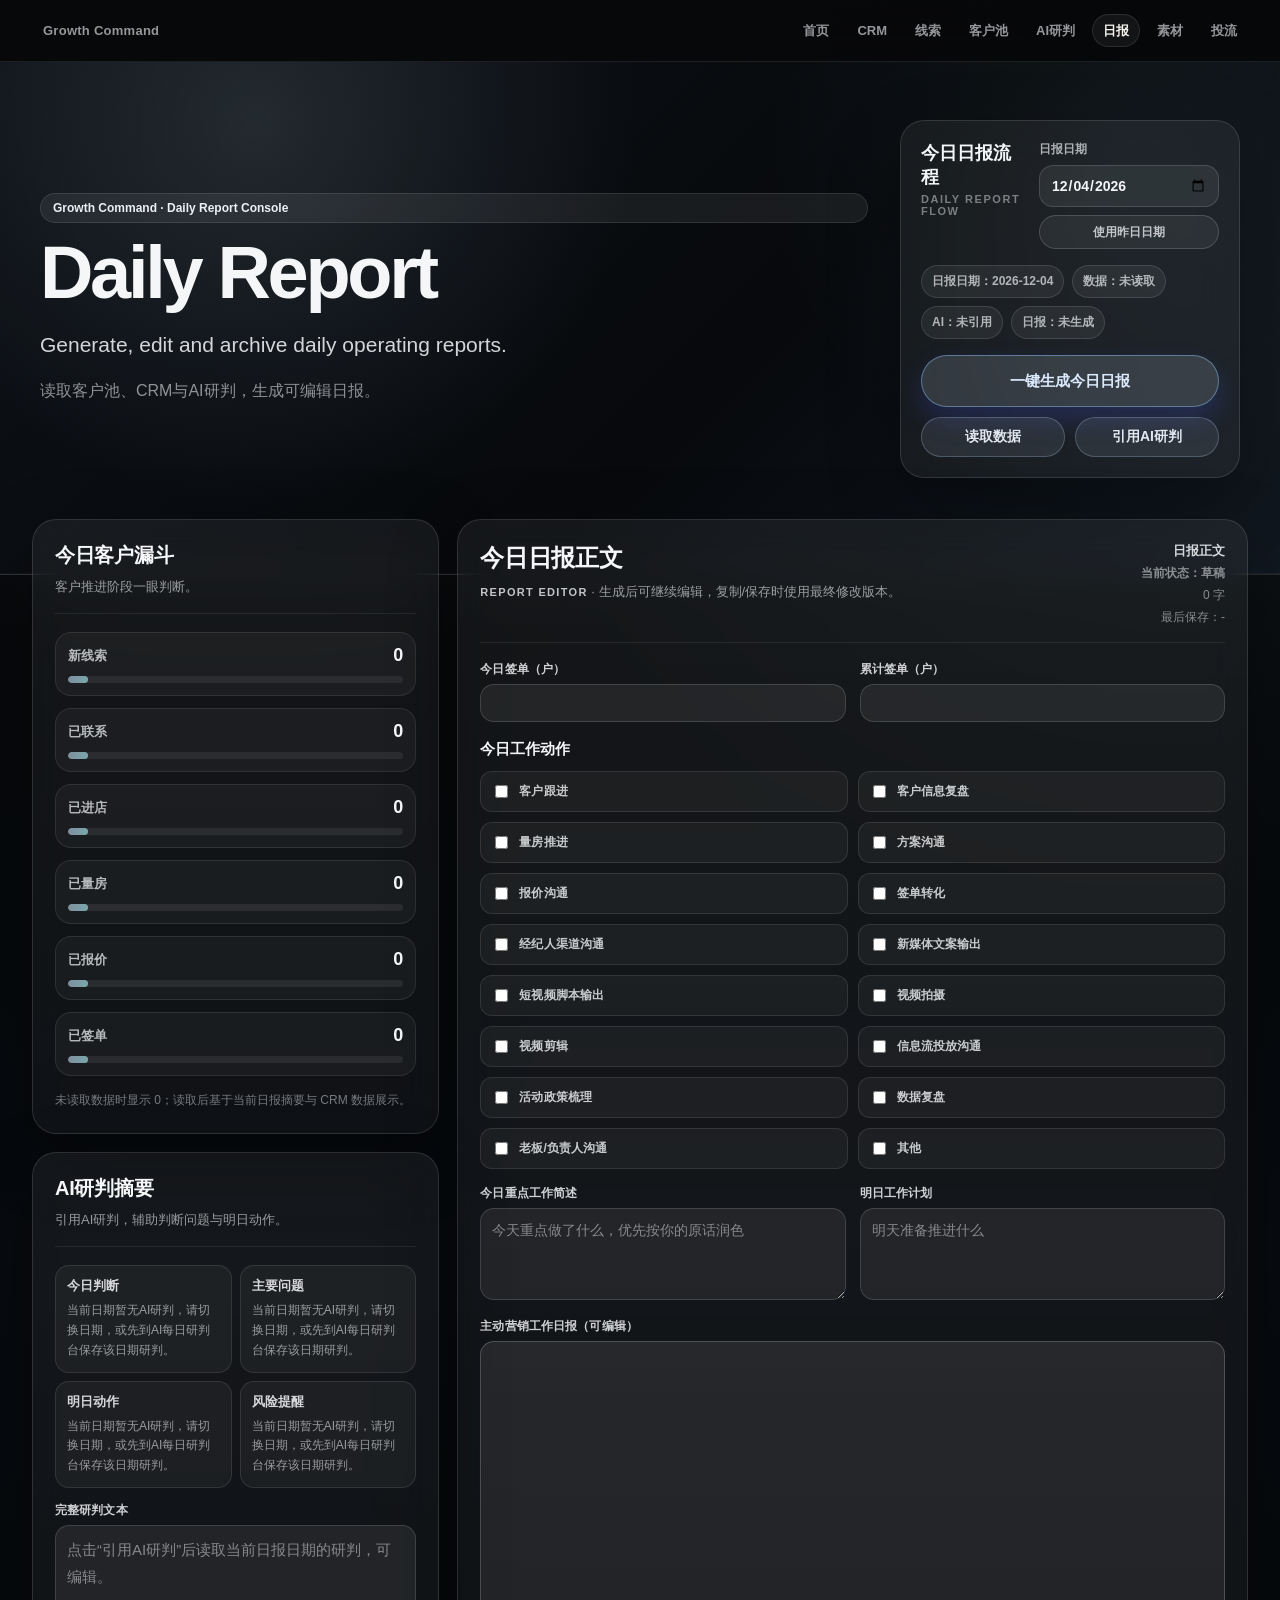
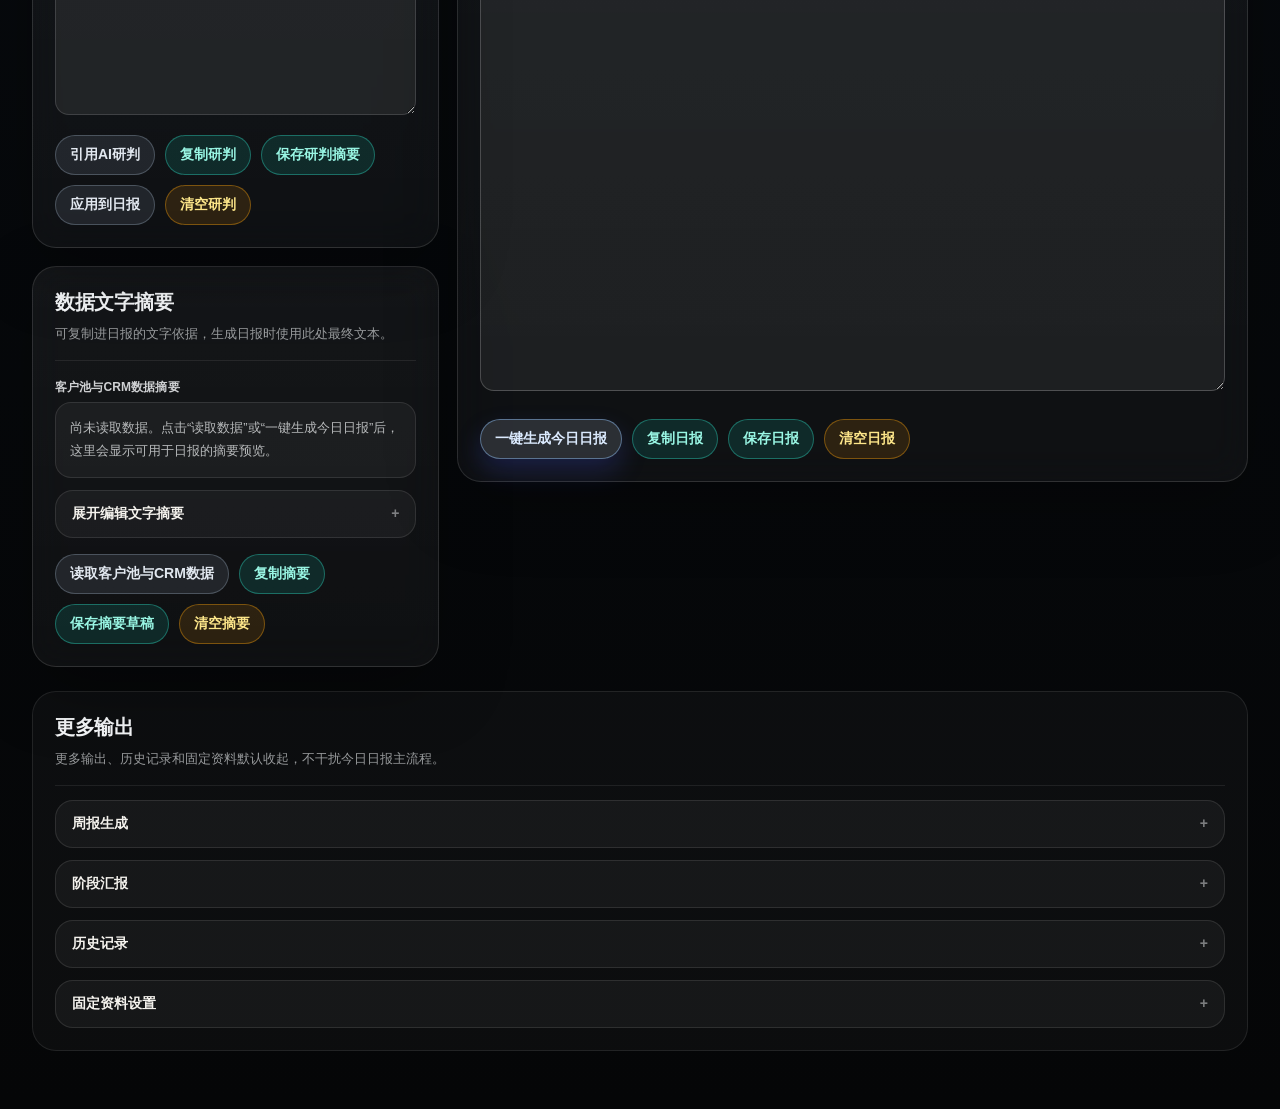
<file: report.html>
<!DOCTYPE html>
<html lang="zh-CN">
<head>
  <meta charset="UTF-8" />
  <meta name="viewport" content="width=device-width, initial-scale=1.0" />
  <title>Daily Report | Growth Command</title>
  <style>
    :root {
      --bg: #eef3fb;
      --line: #dbe4f0;
      --text: #172033;
      --muted: #64748b;
      --brand: #4657f0;
      --blue: #2563eb;
      --green: #12945a;
      --red: #d04444;
      --teal: #0891b2;
      --shadow: 0 18px 50px rgba(21, 34, 66, 0.09);
      --gradient-primary: linear-gradient(135deg, #3861ff 0%, #6757f5 52%, #08b6d8 100%);
      --gradient-dark: radial-gradient(circle at 18% 16%, rgba(77, 208, 255, 0.28), transparent 34%),
        radial-gradient(circle at 86% 8%, rgba(132, 92, 255, 0.34), transparent 30%),
        linear-gradient(135deg, #111827 0%, #172554 50%, #0f172a 100%);
    }

    * { box-sizing: border-box; }

    body {
      margin: 0;
      background:
        radial-gradient(circle at 8% 0%, rgba(70, 87, 240, 0.14), transparent 28%),
        radial-gradient(circle at 96% 12%, rgba(8, 182, 216, 0.13), transparent 30%),
        var(--bg);
      color: var(--text);
      font-family: -apple-system, BlinkMacSystemFont, "PingFang SC", "Microsoft YaHei", sans-serif;
    }

    header {
      background: var(--gradient-dark);
      color: #fff;
      overflow: hidden;
      padding: 36px 40px 82px;
      position: relative;
    }

    header::before {
      background:
        linear-gradient(rgba(255, 255, 255, 0.055) 1px, transparent 1px),
        linear-gradient(90deg, rgba(255, 255, 255, 0.055) 1px, transparent 1px);
      background-size: 42px 42px;
      content: "";
      inset: 0;
      opacity: 0.32;
      position: absolute;
    }

    .hero {
      align-items: center;
      display: grid;
      gap: 22px;
      grid-template-columns: minmax(260px, 1fr) auto;
      margin: 0 auto;
      max-width: 1280px;
      position: relative;
      z-index: 1;
    }

    .eyebrow {
      background: rgba(255, 255, 255, 0.09);
      border: 1px solid rgba(255, 255, 255, 0.15);
      border-radius: 999px;
      color: #c7f1ff;
      display: inline-flex;
      font-size: 12px;
      font-weight: 800;
      margin-bottom: 14px;
      padding: 7px 12px;
    }

    h1, h2, h3, p { margin: 0; }

    h1 {
      font-size: clamp(32px, 4vw, 48px);
      letter-spacing: 0;
      line-height: 1.12;
    }

    .subtitle {
      color: #dbeafe;
      line-height: 1.75;
      margin-top: 12px;
      max-width: 820px;
    }

    main {
      margin: -46px auto 0;
      max-width: 1280px;
      padding: 0 32px 44px;
      position: relative;
      z-index: 2;
    }

    .card {
      background: rgba(255, 255, 255, 0.94);
      border: 1px solid rgba(219, 228, 240, 0.92);
      border-radius: 20px;
      box-shadow: var(--shadow);
      margin-bottom: 22px;
      padding: 22px;
      backdrop-filter: blur(10px);
    }

    .section-head {
      align-items: flex-start;
      display: flex;
      gap: 16px;
      justify-content: space-between;
      margin-bottom: 18px;
    }

    .section-note {
      color: var(--muted);
      line-height: 1.65;
      margin-top: 7px;
    }

    .form-grid {
      display: grid;
      gap: 14px;
      grid-template-columns: repeat(4, minmax(0, 1fr));
    }

    .wide { grid-column: span 2; }
    .full { grid-column: 1 / -1; }

    label {
      color: #344054;
      display: block;
      font-size: 13px;
      font-weight: 800;
      margin-bottom: 6px;
    }

    input, select, textarea {
      background: #fbfdff;
      border: 1px solid #d7e0ec;
      border-radius: 10px;
      color: var(--text);
      font: inherit;
      font-size: 14px;
      outline: none;
      padding: 10px 11px;
      width: 100%;
    }

    textarea {
      line-height: 1.65;
      min-height: 92px;
      resize: vertical;
    }

    .output {
      min-height: 280px;
      white-space: pre-wrap;
    }

    input:focus, select:focus, textarea:focus {
      background: #fff;
      border-color: var(--brand);
      box-shadow: 0 0 0 4px rgba(70, 87, 240, 0.13);
    }

    button, a.button-link {
      align-items: center;
      border: 0;
      border-radius: 10px;
      color: #fff;
      cursor: pointer;
      display: inline-flex;
      font: inherit;
      font-size: 14px;
      font-weight: 800;
      justify-content: center;
      min-height: 38px;
      padding: 9px 14px;
      text-decoration: none;
      transition: transform 0.16s ease, filter 0.16s ease, box-shadow 0.16s ease;
      white-space: nowrap;
    }

    button:hover, a.button-link:hover {
      filter: brightness(0.96);
      transform: translateY(-1px);
    }

    .btn-primary {
      background: var(--gradient-primary);
      box-shadow: 0 12px 26px rgba(70, 87, 240, 0.22);
    }

    .btn-blue { background: var(--blue); }
    .btn-green { background: var(--green); }
    .btn-red { background: var(--red); }
    .btn-light {
      background: #f1f5f9;
      color: #334155;
      box-shadow: none;
    }

    .button-row {
      display: flex;
      flex-wrap: wrap;
      gap: 10px;
      margin-top: 16px;
    }

    .check-grid {
      display: grid;
      gap: 10px;
      grid-template-columns: repeat(4, minmax(0, 1fr));
    }

    .check-card {
      align-items: center;
      background: #f8fbff;
      border: 1px solid #dbeafe;
      border-radius: 12px;
      cursor: pointer;
      display: flex;
      gap: 8px;
      margin: 0;
      padding: 10px;
    }

    .check-card input { width: auto; }

    .history-list,
    .weekly-readout {
      display: grid;
      gap: 12px;
    }

    .history-item,
    .readout-box {
      align-items: flex-start;
      background: #f8fbff;
      border: 1px solid #dbeafe;
      border-radius: 14px;
      display: grid;
      gap: 12px;
      grid-template-columns: 1fr auto;
      padding: 14px;
    }

    .history-title {
      font-weight: 900;
      margin-bottom: 5px;
    }

    .subtle {
      color: var(--muted);
      font-size: 13px;
      line-height: 1.6;
    }

    .copy-tip {
      color: var(--green);
      font-size: 13px;
      font-weight: 800;
      margin-top: 8px;
    }

    .data-read-panel {
      background: #f8fbff;
      border: 1px solid #dbeafe;
      border-radius: 16px;
      margin-top: 16px;
      padding: 16px;
    }

    .data-read-panel h3 {
      margin-bottom: 8px;
    }

    .data-summary-output {
      background: #ffffff;
      min-height: 180px;
    }

    .hidden { display: none; }

    @media (max-width: 980px) {
      header { padding: 30px 20px 78px; }
      .hero { display: block; }
      main { padding: 0 14px 36px; }
      .form-grid, .check-grid { grid-template-columns: repeat(2, minmax(0, 1fr)); }
      .wide, .full { grid-column: 1 / -1; }
      .history-item, .readout-box { grid-template-columns: 1fr; }
    }

    @media (max-width: 560px) {
      .form-grid, .check-grid { grid-template-columns: 1fr; }
      .card { border-radius: 16px; padding: 16px; }
    }
  </style>
  <link rel="stylesheet" href="shared-ui.css" />
</head>

<body class="report-page">
  <nav class="gc-shell" aria-label="Growth Command 功能导航">
    <div class="gc-nav">
      <a class="gc-brand" href="index.html">Growth Command</a>
      <div class="gc-nav-links">
        <a href="index.html">首页</a>
        <a href="crm.html">CRM</a>
        <a href="douyin-leads.html">线索</a>
        <a href="customer-review.html">客户池</a>
        <a href="city-analysis.html">AI研判</a>
        <a href="report.html" class="is-active">日报</a>
        <a href="material-lab.html">素材</a>
        <a href="ad-test.html">投流</a>
      </div>
    </div>
  </nav>
  <header class="report-hero report-command">
    <div class="hero">
      <div class="report-hero-copy">
        <div class="eyebrow">Growth Command · Daily Report Console</div>
        <h1>Daily Report</h1>
        <p class="subtitle">Generate, edit and archive daily operating reports.</p>
        <p class="report-hero-note">读取客户池、CRM与AI研判，生成可编辑日报。</p>
      </div>
      <div class="report-status-panel" aria-label="今日日报流程">
        <div class="report-flow-heading">
          <div>
            <div class="report-status-title">今日日报流程</div>
            <div class="report-status-subtitle">Daily Report Flow</div>
          </div>
          <label class="report-date-control" for="dailyDate">
            <span>日报日期</span>
            <input id="dailyDate" type="date" />
            <button class="report-yesterday-button" type="button" onclick="useYesterdayDate()">使用昨日日期</button>
          </label>
        </div>
        <div class="report-status-pills">
          <span id="reportDateStatus" class="report-status-pill">日报日期</span>
          <span id="reportDataStatus" class="report-status-pill">数据：未读取</span>
          <span id="reportAiStatus" class="report-status-pill">AI：未引用</span>
          <span id="reportDraftStatus" class="report-status-pill">日报：未生成</span>
        </div>
        <div class="button-row report-actions report-command-actions">
          <button class="btn-primary report-main-action" onclick="oneClickGenerateDaily()">一键生成今日日报</button>
          <button class="btn-blue" onclick="readTodayCustomerPoolAndCrmData()">读取数据</button>
          <button class="btn-blue" onclick="readTodayAiAnalysis()">引用AI研判</button>
        </div>
      </div>
    </div>
  </header>

  <main class="report-main">
    <section class="report-console-layout" aria-label="Daily Report Console 工作区">
      <section class="card report-panel report-funnel" aria-label="今日客户漏斗">
        <div class="section-head">
          <div>
            <h2>今日客户漏斗</h2>
            <p class="section-note">客户推进阶段一眼判断。</p>
          </div>
        </div>
        <div class="report-funnel-list">
          <div class="report-funnel-row" data-stage="new"><div><span>新线索</span><strong id="funnelNew">0</strong></div><i><b style="width:0%"></b></i></div>
          <div class="report-funnel-row" data-stage="contacted"><div><span>已联系</span><strong id="funnelContacted">0</strong></div><i><b style="width:0%"></b></i></div>
          <div class="report-funnel-row" data-stage="visited"><div><span>已进店</span><strong id="funnelVisited">0</strong></div><i><b style="width:0%"></b></i></div>
          <div class="report-funnel-row" data-stage="measured"><div><span>已量房</span><strong id="funnelMeasured">0</strong></div><i><b style="width:0%"></b></i></div>
          <div class="report-funnel-row" data-stage="quoted"><div><span>已报价</span><strong id="funnelQuoted">0</strong></div><i><b style="width:0%"></b></i></div>
          <div class="report-funnel-row" data-stage="signed"><div><span>已签单</span><strong id="funnelSigned">0</strong></div><i><b style="width:0%"></b></i></div>
        </div>
        <p class="report-funnel-note">未读取数据时显示 0；读取后基于当前日报摘要与 CRM 数据展示。</p>
      </section>

      <section class="card report-panel report-summary">
          <div class="section-head">
            <div>
            <h2>数据文字摘要</h2>
            <p class="section-note">可复制进日报的文字依据，生成日报时使用此处最终文本。</p>
          </div>
        </div>
        <label for="dailyDataSummary">客户池与CRM数据摘要</label>
        <div id="dailyDataPreview" class="report-summary-preview">尚未读取数据。点击“读取数据”或“一键生成今日日报”后，这里会显示可用于日报的摘要预览。</div>
        <details class="report-inline-accordion">
          <summary>展开编辑文字摘要</summary>
          <textarea id="dailyDataSummary" class="data-summary-output report-summary-editor" placeholder="点击“读取客户池与CRM数据”后，会在这里生成日报可用摘要，可编辑。"></textarea>
        </details>
        <div id="dailyDataTip" class="copy-tip"></div>
        <div class="button-row report-actions">
          <button class="btn-blue" onclick="readTodayCustomerPoolAndCrmData()">读取客户池与CRM数据</button>
          <button class="btn-green" onclick="copyOutput('dailyDataSummary', 'dailyDataTip', '数据摘要已复制')">复制摘要</button>
          <button class="btn-light" onclick="saveReportDraft('data')">保存摘要草稿</button>
          <button class="btn-red" onclick="clearReportField('dailyDataSummary','dailyDataTip','摘要已清空')">清空摘要</button>
        </div>
      </section>

      <section class="card report-panel report-editor-panel report-main-editor" aria-label="Report Editor">
          <div class="section-head">
            <div>
              <h2>今日日报正文</h2>
              <p class="section-note"><span class="report-editor-kicker">Report Editor</span> · 生成后可继续编辑，复制/保存时使用最终修改版本。</p>
            </div>
            <div class="report-editor-state">
              <span>日报正文</span>
              <strong id="reportEditorStatus">当前状态：草稿</strong>
              <em id="reportWordCount">0 字</em>
              <em id="reportLastSaved">最后保存：-</em>
            </div>
          </div>
          <div class="form-grid report-meta-grid">
            <div><label for="dailyTodaySign">今日签单（户）</label><input id="dailyTodaySign" type="number" min="0" /></div>
            <div><label for="dailyTotalSign">累计签单（户）</label><input id="dailyTotalSign" type="number" min="0" /></div>
          </div>
          <div class="report-action-block">
            <h3>今日工作动作</h3>
            <div id="dailyActions" class="check-grid report-check-grid"></div>
          </div>
          <div class="form-grid report-note-grid">
            <div class="wide"><label for="dailyWorkSummary">今日重点工作简述</label><textarea id="dailyWorkSummary" placeholder="今天重点做了什么，优先按你的原话润色"></textarea></div>
            <div class="wide"><label for="dailyTomorrow">明日工作计划</label><textarea id="dailyTomorrow" placeholder="明天准备推进什么"></textarea></div>
            <div class="full"><label for="dailyOutput">主动营销工作日报（可编辑）</label><textarea id="dailyOutput" class="output report-output"></textarea><div id="dailyTip" class="copy-tip"></div></div>
          </div>
          <div class="button-row report-actions report-primary-actions">
            <button class="btn-primary" onclick="oneClickGenerateDaily()">一键生成今日日报</button>
            <button class="btn-green" onclick="copyOutput('dailyOutput', 'dailyTip', '日报已复制')">复制日报</button>
            <button class="btn-blue" onclick="saveDailyReport()">保存日报</button>
            <button class="btn-red" onclick="clearReportField('dailyOutput','dailyTip','日报已清空')">清空日报</button>
          </div>
      </section>

      <section class="card report-panel report-ai-assist" aria-label="AI研判摘要">
          <div class="section-head">
            <div>
              <h2>AI研判摘要</h2>
              <p class="section-note">引用AI研判，辅助判断问题与明日动作。</p>
            </div>
          </div>
          <div class="report-insight-grid">
            <div class="report-ai-block"><strong>今日判断</strong><span id="aiBlockJudgement">引用后自动归纳今日判断。</span></div>
            <div class="report-ai-block"><strong>主要问题</strong><span id="aiBlockProblem">引用后自动归纳主要问题。</span></div>
            <div class="report-ai-block"><strong>明日动作</strong><span id="aiBlockAction">引用后自动归纳明日动作。</span></div>
            <div class="report-ai-block"><strong>风险提醒</strong><span id="aiBlockRisk">引用后自动归纳风险提醒。</span></div>
          </div>
          <label for="dailyAnalysisSummary">完整研判文本</label>
          <textarea id="dailyAnalysisSummary" class="data-summary-output report-summary-editor report-ai-editor" placeholder="点击“引用AI研判”后读取当前日报日期的研判，可编辑。"></textarea>
          <div id="dailyAnalysisTip" class="copy-tip"></div>
          <div class="button-row report-actions">
            <button class="btn-blue" onclick="readTodayAiAnalysis()">引用AI研判</button>
            <button class="btn-green" onclick="copyOutput('dailyAnalysisSummary', 'dailyAnalysisTip', 'AI研判摘要已复制')">复制研判</button>
            <button class="btn-light" onclick="saveReportDraft('analysis')">保存研判摘要</button>
            <button class="btn-blue" onclick="appendAiInsightToDaily()">应用到日报</button>
            <button class="btn-red" onclick="clearReportField('dailyAnalysisSummary','dailyAnalysisTip','研判摘要已清空')">清空研判</button>
          </div>
      </section>

    </section>

    <section class="report-more-section" aria-label="更多输出">
      <div class="section-head">
        <div>
          <h2>更多输出</h2>
          <p class="section-note">更多输出、历史记录和固定资料默认收起，不干扰今日日报主流程。</p>
        </div>
      </div>

      <details class="report-accordion">
        <summary>周报生成</summary>
        <section class="card report-panel report-weekly">
      <div class="section-head">
        <div>
          <h2>主动营销周报生成</h2>
          <p class="section-note">从日报历史读取周期内记录，自动归纳本周重点工作、客户推进和下周计划。</p>
        </div>
      </div>
      <div class="form-grid">
        <div><label for="weeklyStart">周报周期开始日期</label><input id="weeklyStart" type="date" /></div>
        <div><label for="weeklyEnd">周报周期结束日期</label><input id="weeklyEnd" type="date" /></div>
        <div class="wide"><label for="weeklyMall">当前项目/点将商场</label><input id="weeklyMall" placeholder="默认读取项目基础信息" /></div>
        <div class="full"><label for="weeklySupplement">周报补充说明（选填）</label><textarea id="weeklySupplement" placeholder="补充本周特别事项、问题或协调内容"></textarea></div>
        <div class="full">
          <label>本周日报读取结果</label>
          <div id="weeklyReadout" class="weekly-readout">
            <div class="readout-box"><div class="subtle">尚未读取日报历史</div></div>
          </div>
        </div>
        <div class="full"><label for="weeklyOutput">主动营销周报</label><textarea id="weeklyOutput" class="output" readonly></textarea><div id="weeklyTip" class="copy-tip"></div></div>
      </div>
      <div class="button-row report-actions">
        <button class="btn-blue" onclick="readWeeklyDailies()">读取本周日报</button>
        <button class="btn-primary" onclick="generateWeeklyFromDailies()">根据日报生成周报</button>
        <button class="btn-green" onclick="copyOutput('weeklyOutput', 'weeklyTip', '周报已复制')">复制周报</button>
        <button class="btn-green" onclick="downloadWeeklyWord()">下载周报文档版</button>
        <button class="btn-blue" onclick="saveCurrentReport('周报', weeklyMeta(), getValue('weeklyOutput'), 'weeklyTip')">保存周报</button>
      </div>
        </section>
      </details>

      <details class="report-accordion">
        <summary>阶段汇报</summary>
        <section class="card report-panel report-stage">
      <div class="section-head">
        <div>
          <h2>主动营销阶段汇报生成</h2>
          <p class="section-note">适合主动营销点将阶段复盘、离场交接或大区汇报，务实呈现动作、问题和建议。</p>
        </div>
      </div>
      <div class="form-grid">
        <div><label for="stageProject">当前项目</label><input id="stageProject" placeholder="当前点将项目" /></div>
        <div><label for="stageStart">阶段开始日期</label><input id="stageStart" type="date" /></div>
        <div><label for="stageEnd">阶段结束日期</label><input id="stageEnd" type="date" /></div>
        <div><label for="stageNew">阶段新增客户数</label><input id="stageNew" type="number" min="0" /></div>
        <div><label for="stageFollow">阶段跟进客户数</label><input id="stageFollow" type="number" min="0" /></div>
        <div><label for="stageMeasure">阶段量房数</label><input id="stageMeasure" type="number" min="0" /></div>
        <div><label for="stageQuote">阶段报价数</label><input id="stageQuote" type="number" min="0" /></div>
        <div><label for="stageSign">阶段签单数</label><input id="stageSign" type="number" min="0" /></div>
        <div class="wide"><label for="stageSources">阶段主要客户来源</label><input id="stageSources" placeholder="例如：抖音线索、经纪人、小区地推" /></div>
        <div class="wide"><label for="stageResults">阶段主要工作成果</label><textarea id="stageResults"></textarea></div>
        <div class="wide"><label for="stageRisks">阶段问题与风险</label><textarea id="stageRisks"></textarea></div>
        <div class="wide"><label for="stageAdvice">后续建议</label><textarea id="stageAdvice"></textarea></div>
        <div class="full"><label for="stageHandover">需要交接事项</label><textarea id="stageHandover"></textarea></div>
        <div class="full"><label for="stageOutput">主动营销阶段汇报</label><textarea id="stageOutput" class="output" readonly></textarea><div id="stageTip" class="copy-tip"></div></div>
      </div>
      <div class="button-row report-actions">
        <button class="btn-primary" onclick="generateStage()">生成阶段汇报</button>
        <button class="btn-green" onclick="copyOutput('stageOutput', 'stageTip', '阶段汇报已复制')">复制阶段汇报</button>
        <button class="btn-blue" onclick="saveCurrentReport('阶段汇报', stageMeta(), getValue('stageOutput'), 'stageTip')">保存阶段汇报</button>
      </div>
        </section>
      </details>

      <details class="report-accordion">
        <summary>历史记录</summary>
        <section class="card report-panel report-history report-timeline">
      <div class="section-head">
        <div>
          <h2>历史记录</h2>
          <p class="section-note">沉淀日报、周报与本周读取结果；所有记录单独保存在当前浏览器。</p>
        </div>
      </div>
          <div id="historyList" class="history-list"></div>
        </section>
      </details>

      <details class="report-accordion">
        <summary>固定资料设置</summary>
        <section class="card report-panel report-base-panel">
          <div class="section-head">
            <div>
              <h2>项目基础信息</h2>
              <p class="section-note">固定信息只填写一次，保存后会自动带入每天的飞书日报和周报。</p>
            </div>
          </div>
          <div class="form-grid report-compact-grid">
            <div><label for="baseMall">点将商场</label><input id="baseMall" placeholder="例如：中卫某商场" /></div>
            <div><label for="baseMallType">商场类型</label><input id="baseMallType" placeholder="例如：区域家居商场/综合商场" /></div>
            <div><label for="basePeriod">点将时段</label><input id="basePeriod" placeholder="例如：2026-06-01 至 2026-06-15" /></div>
            <div><label for="baseOrderTarget">订单目标（户，数字表述）</label><input id="baseOrderTarget" type="number" min="0" placeholder="例如：10" /></div>
            <div class="full"><label for="baseCoreHandle">本次活动核心抓手</label><textarea id="baseCoreHandle" placeholder="例如：围绕本地新房交付、客户预算痛点和活动政策做邀约转化"></textarea></div>
          </div>
          <div class="button-row report-actions">
            <button class="btn-primary" onclick="saveBaseInfo()">保存项目基础信息</button>
          </div>
          <div id="baseTip" class="copy-tip"></div>
        </section>
      </details>
    </section>
  </main>

  <script>
    const REPORT_STORAGE_KEY = "pointReportRecords";
    const REPORT_BASE_KEY = "pointReportBaseInfo";
    const PROJECT_STORAGE_KEY = "pointProjectInfo";
    const CUSTOMER_REVIEW_DRAFT_KEY = "customerReviewDraft";
    const CUSTOMER_REVIEW_RECORDS_KEY = "customerReviewRecords";
    const CRM_CUSTOMERS_KEY = "decorationStoreCrmCustomers";
    const CRM_OLD_CUSTOMERS_KEY = "customers";
    const DOUYIN_LEADS_KEY = "douyinLeads";
    const DAILY_ANALYSIS_HISTORY_KEY = "dailyAnalysisHistory";
    const REPORT_DATA_SUMMARY_DRAFT_KEY = "reportDataSummaryDraft";
    const REPORT_ANALYSIS_SUMMARY_DRAFT_KEY = "reportAnalysisSummaryDraft";
    const DAILY_REPORT_DRAFT_KEY = "dailyReportDraft";
    const DAILY_ACTIONS = [
      "客户跟进", "客户信息复盘", "量房推进", "方案沟通", "报价沟通", "签单转化",
      "经纪人渠道沟通", "新媒体文案输出", "短视频脚本输出", "视频拍摄", "视频剪辑",
      "信息流投放沟通", "活动政策梳理", "数据复盘", "老板/负责人沟通", "其他"
    ];
    const ACTION_TEXT = {
      "客户跟进": "围绕重点客户和待跟进客户持续推进，确认客户需求、预算情况、装修节点和下一步动作。",
      "客户信息复盘": "对现有客户信息进行整理复盘，重点梳理客户来源、客户状态和后续推进优先级。",
      "量房推进": "推进已沟通客户进入量房环节，衔接客户房屋情况、需求信息和后续方案准备。",
      "方案沟通": "围绕客户装修需求和空间规划进行方案沟通，明确客户关注点和后续推进方向。",
      "报价沟通": "结合客户预算、活动政策和方案内容进行报价沟通，推动客户进一步决策。",
      "签单转化": "围绕报价后和重点意向客户推进签单转化，持续跟进客户异议和决策节点。",
      "经纪人渠道沟通": "围绕经纪人客户转介绍、客户报备和后续承接流程进行沟通。",
      "新媒体文案输出": "结合本地获客需求和客户痛点输出新媒体文案，为后续内容发布和投放测试提供素材。",
      "短视频脚本输出": "围绕门店卖点、客户痛点和装修场景输出短视频脚本方向。",
      "视频拍摄": "完成视频素材拍摄，围绕门店卖点、客户痛点和案例内容进行素材整理。",
      "视频剪辑": "推进视频剪辑和素材整理，为后续发布或投放提供内容基础。",
      "信息流投放沟通": "围绕投放素材、预算测试和线索承接路径进行沟通，明确小预算测试方向。",
      "活动政策梳理": "梳理当前活动政策、优惠口径和客户沟通重点，方便一线统一表达。",
      "数据复盘": "对客户来源、跟进状态和阶段转化情况进行数据复盘，明确后续重点方向。",
      "老板/负责人沟通": "与老板/负责人同步点将工作进展、客户推进重点和需要协同解决的事项。",
      "其他": "同步处理主动营销点将期间其他相关工作，保障客户跟进和门店执行持续推进。"
    };
    const TOMORROW_PLAN_TEXT = {
      "客户跟进": "明日继续围绕重点客户、待跟进客户及意向客户开展跟进，明确客户需求、预算方向和下一步推进动作。",
      "客户信息复盘": "明日继续复盘客户来源、当前进度、成交阻力点及后续跟进节奏，避免客户线索沉淀后无人持续推进。",
      "量房推进": "明日重点推进已沟通客户量房，并根据量房情况推动后续方案设计、预算测算和报价沟通。",
      "方案沟通": "明日继续推进已量房客户方案沟通和报价反馈，结合客户预算、装修需求和套餐匹配度推动成交转化。",
      "报价沟通": "明日继续推进已量房客户方案沟通和报价反馈，结合客户预算、装修需求和套餐匹配度推动成交转化。",
      "新媒体文案输出": "明日继续围绕本地客户装修痛点、预算透明、工地可看、整装省心等方向优化信息流文案和短视频脚本。",
      "短视频脚本输出": "明日继续围绕本地客户装修痛点、预算透明、工地可看、整装省心等方向优化信息流文案和短视频脚本。",
      "视频拍摄": "明日继续推进视频素材拍摄和剪辑优化，重点围绕开头钩子、客户痛点、画面节奏和咨询引导进行调整。",
      "视频剪辑": "明日继续推进视频素材拍摄和剪辑优化，重点围绕开头钩子、客户痛点、画面节奏和咨询引导进行调整。",
      "信息流投放沟通": "明日继续围绕投流素材、预算控制、线索质量和客户承接路径进行复盘，优先小预算测试有效线索质量。",
      "经纪人渠道沟通": "明日继续推进经纪人渠道客户报备、转介绍和后续承接流程，提升渠道客户有效转化。",
      "数据复盘": "明日继续结合客户来源、跟进状态、量房报价进度和签单转化情况进行复盘，明确重点客户和重点动作。"
    };

    let reportRecords = loadReports();
    let weeklyDailies = [];

    // ================================
    // 日期 helper：业务日期统一使用 YYYY-MM-DD
    // ================================
    function pad2(value) {
      return String(value).padStart(2, "0");
    }

    function formatDateKey(value) {
      if (!value) return "";
      if (value instanceof Date) {
        if (Number.isNaN(value.getTime())) return "";
        return `${value.getFullYear()}-${pad2(value.getMonth() + 1)}-${pad2(value.getDate())}`;
      }
      const text = String(value).trim();
      const match = text.match(/^(\d{4})[-/](\d{1,2})[-/](\d{1,2})/);
      if (match) {
        const year = Number(match[1]);
        const month = Number(match[2]);
        const day = Number(match[3]);
        const date = new Date(year, month - 1, day);
        if (date.getFullYear() === year && date.getMonth() === month - 1 && date.getDate() === day) {
          return `${String(year).padStart(4, "0")}-${pad2(month)}-${pad2(day)}`;
        }
        return "";
      }
      const date = new Date(text);
      return Number.isNaN(date.getTime()) ? "" : formatDateKey(date);
    }

    function getTodayKey() {
      return formatDateKey(new Date());
    }

    function getYesterdayKey() {
      const date = new Date();
      date.setDate(date.getDate() - 1);
      return formatDateKey(date);
    }

    function normalizeDateKey(value, fallback = "") {
      return formatDateKey(value) || fallback;
    }

    function getBusinessDateKey(inputId = "dailyDate") {
      return normalizeDateKey(getValue(inputId), getTodayKey());
    }

    function isSameDateKey(a, b) {
      return normalizeDateKey(a) === normalizeDateKey(b);
    }

    function isBeforeDateKey(a, b) {
      const left = normalizeDateKey(a);
      const right = normalizeDateKey(b);
      return Boolean(left && right && left < right);
    }

    function today() {
      return getTodayKey();
    }

    function getValue(id) {
      const element = document.getElementById(id);
      return element ? element.value.trim() : "";
    }

    function num(id) {
      const value = Number(getValue(id));
      return Number.isFinite(value) && value >= 0 ? value : 0;
    }

    function setValue(id, value) {
      const element = document.getElementById(id);
      if (element) {
        element.value = value || "";
        if (typeof updateReportConsoleStatus === "function") updateReportConsoleStatus();
      }
    }

    function setText(id, value) {
      const element = document.getElementById(id);
      if (element) element.innerText = value;
    }

    function saveReportDraft(type = "all") {
      if (type === "data" || type === "all") {
        localStorage.setItem(REPORT_DATA_SUMMARY_DRAFT_KEY, getValue("dailyDataSummary"));
        setText("dailyDataTip", "摘要草稿已保存");
      }
      if (type === "analysis" || type === "all") {
        localStorage.setItem(REPORT_ANALYSIS_SUMMARY_DRAFT_KEY, getValue("dailyAnalysisSummary"));
        setText("dailyAnalysisTip", "AI研判草稿已保存");
      }
      if (type === "daily" || type === "all") {
        localStorage.setItem(DAILY_REPORT_DRAFT_KEY, getValue("dailyOutput"));
      }
    }

    function loadReportDrafts() {
      setValue("dailyDataSummary", localStorage.getItem(REPORT_DATA_SUMMARY_DRAFT_KEY) || "");
      setValue("dailyAnalysisSummary", localStorage.getItem(REPORT_ANALYSIS_SUMMARY_DRAFT_KEY) || "");
      setValue("dailyOutput", localStorage.getItem(DAILY_REPORT_DRAFT_KEY) || "");
      ["dailyDataSummary", "dailyAnalysisSummary", "dailyOutput"].forEach(id => {
        const element = document.getElementById(id);
        if (element) element.addEventListener("input", () => {
          if (id === "dailyDataSummary") localStorage.setItem(REPORT_DATA_SUMMARY_DRAFT_KEY, getValue(id));
          if (id === "dailyAnalysisSummary") localStorage.setItem(REPORT_ANALYSIS_SUMMARY_DRAFT_KEY, getValue(id));
          if (id === "dailyOutput") localStorage.setItem(DAILY_REPORT_DRAFT_KEY, getValue(id));
        });
      });
    }

    function clearReportField(id, tipId, message) {
      if (!confirm("确认清空当前内容吗？")) return;
      setValue(id, "");
      if (id === "dailyDataSummary") localStorage.removeItem(REPORT_DATA_SUMMARY_DRAFT_KEY);
      if (id === "dailyAnalysisSummary") localStorage.removeItem(REPORT_ANALYSIS_SUMMARY_DRAFT_KEY);
      if (id === "dailyOutput") localStorage.removeItem(DAILY_REPORT_DRAFT_KEY);
      setText(tipId, message);
    }

    function polish(value) {
      const text = String(value || "").trim();
      if (!text) return "";
      return /[。！？.!?]$/.test(text) ? text : `${text}。`;
    }

    function lightPolish(value) {
      const text = String(value || "").trim();
      return text ? polish(text) : "未填写。";
    }

    function renderChecks(containerId, name, options) {
      document.getElementById(containerId).innerHTML = options.map(option => `
        <label class="check-card">
          <input type="checkbox" name="${name}" value="${escapeHtml(option)}" />
          ${escapeHtml(option)}
        </label>
      `).join("");
    }

    function checked(name) {
      return Array.from(document.querySelectorAll(`input[name="${name}"]:checked`)).map(input => input.value);
    }

    function getBaseInfo() {
      return {
        mall: getValue("baseMall"),
        mallType: getValue("baseMallType"),
        period: getValue("basePeriod"),
        orderTarget: getValue("baseOrderTarget"),
        coreHandle: getValue("baseCoreHandle")
      };
    }

    function saveBaseInfo() {
      localStorage.setItem(REPORT_BASE_KEY, JSON.stringify(getBaseInfo()));
      setText("baseTip", "项目基础信息已保存");
      syncBaseToWeeklyAndStage();
    }

    function loadBaseInfo() {
      try {
        const saved = JSON.parse(localStorage.getItem(REPORT_BASE_KEY) || "{}");
        const projectInfo = JSON.parse(localStorage.getItem(PROJECT_STORAGE_KEY) || "{}");
        return {
          mall: saved.mall || projectInfo.name || "",
          mallType: saved.mallType || "",
          period: saved.period || "",
          orderTarget: saved.orderTarget || "",
          coreHandle: saved.coreHandle || ""
        };
      } catch {
        return { mall: "", mallType: "", period: "", orderTarget: "", coreHandle: "" };
      }
    }

    function fillBaseInfo() {
      const info = loadBaseInfo();
      setValue("baseMall", info.mall);
      setValue("baseMallType", info.mallType);
      setValue("basePeriod", info.period);
      setValue("baseOrderTarget", info.orderTarget);
      setValue("baseCoreHandle", info.coreHandle);
      syncBaseToWeeklyAndStage();
    }

    function syncBaseToWeeklyAndStage() {
      const info = getBaseInfo();
      setValue("weeklyMall", info.mall);
      setValue("stageProject", info.mall);
    }

    function buildDailyWork(actions, summary) {
      const lines = [];
      if (summary) {
        lines.push(polish(summary));
      }
      actions.forEach(action => {
        const text = ACTION_TEXT[action];
        if (text && !lines.includes(text)) {
          lines.push(text);
        }
      });
      if (!lines.length) {
        lines.push("今日主要围绕主动营销点将基础工作开展，重点关注客户跟进、资料整理和后续转化动作准备。");
      }
      return lines.join("\n");
    }

    function safeParseStorage(key, fallback) {
      try {
        const raw = localStorage.getItem(key);
        return raw ? JSON.parse(raw) : fallback;
      } catch (error) {
        console.error(`${key} 读取失败`, error);
        return fallback;
      }
    }

    function normalizeDate(value) {
      return normalizeDateKey(value);
    }

    function getCustomerReviewSource() {
      const draft = safeParseStorage(CUSTOMER_REVIEW_DRAFT_KEY, null);
      if (draft) {
        return {
          type: "客户池复盘草稿",
          data: draft
        };
      }

      const records = safeParseStorage(CUSTOMER_REVIEW_RECORDS_KEY, []);
      const latest = Array.isArray(records)
        ? records.slice().sort((a, b) => String(b.createdAt || "").localeCompare(String(a.createdAt || "")))[0]
        : null;
      return latest ? { type: "最近客户池复盘历史", data: latest } : null;
    }

    function normalizeReviewSummary(summary = {}) {
      return {
        salesCount: Number(summary.salesCount || 0),
        totalCustomers: Number(summary.totalCustomers || 0),
        newCustomers: Number(summary.newCustomers || 0),
        gradeA: Number(summary.gradeA || 0),
        gradeB: Number(summary.gradeB || 0),
        gradeC: Number(summary.gradeC || 0),
        dead: Number(summary.dead || 0),
        measured: Number(summary.measured || 0),
        quoted: Number(summary.quoted || 0),
        signed: Number(summary.signed || 0),
        needFollow: Number(summary.needFollow || 0),
        sleeping: Number(summary.sleeping || 0)
      };
    }

    function buildSummaryFromSalesReviews(reviews = []) {
      return reviews.reduce((summary, item) => {
        summary.salesCount += 1;
        summary.totalCustomers += Number(item.totalCustomers || 0);
        summary.newCustomers += Number(item.newCustomers || 0);
        summary.gradeA += Number(item.gradeA || 0);
        summary.gradeB += Number(item.gradeB || 0);
        summary.gradeC += Number(item.gradeC || 0);
        summary.dead += Number(item.dead || 0);
        summary.measured += Number(item.measured || 0);
        summary.quoted += Number(item.quoted || 0);
        summary.signed += Number(item.signed || 0);
        summary.needFollow += Number(item.needFollow || 0);
        summary.sleeping += Number(item.sleeping || 0);
        return summary;
      }, normalizeReviewSummary());
    }

    function getReviewSummary(data = {}) {
      if (data.salesReviewSummary) {
        return normalizeReviewSummary(data.salesReviewSummary);
      }
      if (Array.isArray(data.salesReviews) && data.salesReviews.length) {
        return buildSummaryFromSalesReviews(data.salesReviews);
      }
      const base = data.baseInfo || {};
      const stage = data.stageStats || {};
      return {
        ...normalizeReviewSummary(),
        salesCount: Number(base.salesCount || 0),
        totalCustomers: Number(base.totalCustomers || 0),
        newCustomers: Number(stage.new || 0),
        measured: Number(stage.measured || 0),
        quoted: Number(stage.quoted || 0),
        signed: Number(stage.signed || 0),
        sleeping: Number(stage.sleeping || 0)
      };
    }

    function getSalesReviewHighlights(reviews = []) {
      if (!Array.isArray(reviews) || !reviews.length) return [];
      const sortedByNeed = reviews
        .slice()
        .sort((a, b) => Number(b.needFollow || 0) - Number(a.needFollow || 0))
        .slice(0, 3)
        .map(item => `${item.salesName || "未填写销售"}待跟进${Number(item.needFollow || 0)}组、新线索${Number(item.newCustomers || 0)}组`);
      return sortedByNeed;
    }

    function loadCrmCustomersForReport() {
      const saved = localStorage.getItem(CRM_CUSTOMERS_KEY) || localStorage.getItem(CRM_OLD_CUSTOMERS_KEY);
      if (!saved) return [];
      try {
        const parsed = JSON.parse(saved);
        return Array.isArray(parsed) ? parsed : [];
      } catch (error) {
        console.error("CRM客户数据读取失败", error);
        return [];
      }
    }

    function getCrmFollowState(customer, businessDate = getTodayKey()) {
      const date = normalizeDate(customer.nextFollowDate);
      if (!date || getCustomerStage(customer) === "已签单" || isDeadCustomer(customer)) return "none";
      const current = normalizeDateKey(businessDate, getTodayKey());
      if (date < current) return "overdue";
      if (date === current) return "today";
      return "future";
    }

    function getCrmNewDate(customer) {
      return normalizeDate(customer.newCustomerDate || customer.createdDate);
    }

    function isCrmNewCustomer(customer) {
      return customer && (customer.isNewCustomer === true || customer.isNewCustomer === "true" || customer.isNewCustomer === "是");
    }

    function getCustomerStage(customer = {}) {
      const raw = String(customer.customerStage || customer.status || customer.stage || "").trim();
      const aliases = {
        "待联系": "新线索",
        "已沟通": "已联系",
        "已流失": "死单",
        "流失客户": "死单",
        "已死单": "死单",
        "暂缓": "死单"
      };
      return aliases[raw] || raw || "新线索";
    }

    function getCustomerLevel(customer = {}) {
      const raw = String(customer.customerLevel || customer.grade || customer.level || "").trim();
      if (/^(A|A类|A级|A客户|A类客户)$/.test(raw)) return "A类客户";
      if (/^(B|B类|B级|B客户|B类客户)$/.test(raw)) return "B类客户";
      if (/^(C|C类|C级|C客户|C类客户)$/.test(raw)) return "C类客户";
      if (raw.includes("死单") || raw.includes("无效") || raw === "D类客户") return "死单";
      return raw || "C类客户";
    }

    function isDeadCustomer(customer = {}) {
      const stage = getCustomerStage(customer);
      const level = getCustomerLevel(customer);
      return Boolean(customer.isDead === true || stage === "死单" || stage === "无效客户" || level === "死单" || level === "无效客户");
    }

    function isEffectiveCustomer(customer) {
      return customer && !isDeadCustomer(customer);
    }

    function isNewCustomer(customer, businessDate = "") {
      const date = getCrmNewDate(customer);
      if (businessDate) return isSameDateKey(date, normalizeDateKey(businessDate, getTodayKey()));
      return Boolean(date || isCrmNewCustomer(customer));
    }

    function countKeyword(records, keywords) {
      return records.reduce((sum, record) => {
        const text = [record.method, record.content, record.nextAction, record.blockReason, record.need]
          .filter(Boolean)
          .join(" ");
        return sum + (keywords.some(keyword => text.includes(keyword)) ? 1 : 0);
      }, 0);
    }

    function getActionCounts(customer = {}) {
      const records = Array.isArray(customer.followRecords) ? customer.followRecords : [];
      const measureCount = Number(customer.measureCount || customer.measuredCount || 0) || (customer.measuredStatus === "是" || customer.isMeasured === true ? 1 : 0);
      return {
        contactCount: records.length,
        visitCount: Math.max(0, Number(customer.visitCount || customer.storeVisitCount || 0) || 0),
        measureCount: Math.max(0, measureCount),
        planCount: Math.max(0, Number(customer.planCount || customer.schemeCount || countKeyword(records, ["方案", "出方案"])) || 0),
        quoteCount: Math.max(0, Number(customer.quoteCount || customer.quotationCount || 0) || 0),
        followCount: records.length,
        depositCount: Math.max(0, Number(customer.depositCount || 0) || 0),
        signedCount: getCustomerStage(customer) === "已签单" ? 1 : Math.max(0, Number(customer.signedCount || 0) || 0)
      };
    }

    function getStageCounts(list) {
      return list.reduce((map, customer) => {
        const stage = getCustomerStage(customer);
        map[stage] = (map[stage] || 0) + 1;
        return map;
      }, {});
    }

    function getActionSummary(list) {
      return list.reduce((summary, customer) => {
        const counts = getActionCounts(customer);
        Object.keys(counts).forEach(key => {
          summary[key] = (summary[key] || 0) + counts[key];
        });
        return summary;
      }, {});
    }

    function getCrmDataStats(customers, reportDate = getTodayKey()) {
      const businessDate = normalizeDateKey(reportDate, getTodayKey());
      const effectiveList = customers.filter(isEffectiveCustomer);
      const stageCounts = getStageCounts(effectiveList);
      const actionCounts = getActionSummary(effectiveList);
      const stats = {
        total: customers.length,
        effective: effectiveList.length,
        gradeA: effectiveList.filter(customer => getCustomerLevel(customer) === "A类客户").length,
        gradeB: effectiveList.filter(customer => getCustomerLevel(customer) === "B类客户").length,
        gradeC: effectiveList.filter(customer => getCustomerLevel(customer) === "C类客户").length,
        deadGrade: customers.filter(isDeadCustomer).length,
        newCustomers: customers.filter(isNewCustomer).length,
        stageNewCustomers: stageCounts["新线索"] || 0,
        todayNew: customers.filter(customer => isNewCustomer(customer, businessDate)).length,
        todayNewMeasured: customers.filter(customer => isNewCustomer(customer, businessDate) && getActionCounts(customer).measureCount > 0).length,
        todayNewQuoted: customers.filter(customer => isNewCustomer(customer, businessDate) && getActionCounts(customer).quoteCount > 0).length,
        measured: stageCounts["已量房"] || 0,
        quoted: stageCounts["已报价"] || 0,
        signed: stageCounts["已签单"] || 0,
        sleeping: stageCounts["沉睡客户"] || 0,
        dead: customers.filter(isDeadCustomer).length,
        actionCounts,
        deadReasons: {},
        todayFollow: 0,
        overdue: 0,
        topCustomers: []
      };
      customers.forEach(customer => {
        const dead = isDeadCustomer(customer);
        if (dead) {
          const reason = String(customer.blockReason || "未填写原因").split(/[；、,，]/)[0] || "未填写原因";
          stats.deadReasons[reason] = (stats.deadReasons[reason] || 0) + 1;
        }
        const followState = getCrmFollowState(customer, businessDate);
        if (followState === "today") stats.todayFollow += 1;
        if (followState === "overdue") stats.overdue += 1;
      });
      stats.topCustomers = customers
        .filter(isEffectiveCustomer)
        .filter(customer => getCustomerLevel(customer) === "A类客户" || getCrmFollowState(customer, businessDate) === "today" || getCrmFollowState(customer, businessDate) === "overdue")
        .slice(0, 6)
        .map(customer => `${customer.name || "未填写客户"}（${customer.owner || "未填写销售"}｜${getCustomerLevel(customer) || "-"}｜${getCustomerStage(customer) || "-"}）`);
      return stats;
    }

    function getTopMapSummary(map, fallback = "暂无") {
      const rows = Object.entries(map || {}).sort((a, b) => b[1] - a[1]).slice(0, 4);
      return rows.length ? rows.map(([name, count]) => `${name}${count}条`).join("、") : fallback;
    }

    function loadDouyinLeadsForReport() {
      return safeParseStorage(DOUYIN_LEADS_KEY, []);
    }

    function getDouyinLeadStats(leads, reportDate = getTodayKey()) {
      const businessDate = normalizeDateKey(reportDate, getTodayKey());
      const stats = {
        total: leads.length,
        todayNew: 0,
        pending: 0,
        contacted: 0,
        valid: 0,
        invalid: 0,
        assigned: 0,
        transferred: 0,
        invalidReasons: {},
        sources: {}
      };
      leads.forEach(lead => {
        const createdDate = normalizeDate(lead.createdAt);
        if (isSameDateKey(createdDate, businessDate)) stats.todayNew += 1;
        if (lead.status === "待清洗") stats.pending += 1;
        if (lead.status === "已联系") stats.contacted += 1;
        if (lead.validity === "有效" || lead.status === "有效线索") stats.valid += 1;
        if (lead.validity === "无效" || lead.status === "无效线索") stats.invalid += 1;
        if (lead.assignedSales) stats.assigned += 1;
        if (lead.status === "已转入CRM" || lead.crmCustomerId) stats.transferred += 1;
        if (lead.invalidReason) stats.invalidReasons[lead.invalidReason] = (stats.invalidReasons[lead.invalidReason] || 0) + 1;
        const source = lead.source || "未填写来源";
        stats.sources[source] = (stats.sources[source] || 0) + 1;
      });
      return stats;
    }

    function readTodayCustomerPoolAndCrmData() {
      const reviewSource = getCustomerReviewSource();
      const customers = loadCrmCustomersForReport();
      const reportDate = getBusinessDateKey("dailyDate");
      const crmStats = getCrmDataStats(customers, reportDate);
      const douyinLeads = loadDouyinLeadsForReport();
      const douyinStats = getDouyinLeadStats(Array.isArray(douyinLeads) ? douyinLeads : [], reportDate);

      if (!reviewSource && !customers.length && !douyinStats.total) {
        setValue("dailyDataSummary", "暂未读取到客户池复盘、CRM或抖音线索数据，请先完成客户池复盘、录入CRM客户或整理抖音线索池。");
        setText("dailyDataTip", "暂无可读取数据");
        updateReportFunnel();
        return;
      }

      const reviewSummary = reviewSource ? getReviewSummary(reviewSource.data) : normalizeReviewSummary();
      const reviewBase = reviewSource ? (reviewSource.data.baseInfo || {}) : {};
      const salesHighlights = reviewSource ? getSalesReviewHighlights(reviewSource.data.salesReviews || []) : [];
      const lines = [
        "【今日客户池与CRM数据摘要】",
        reviewSource ? `客户池数据来源：${reviewSource.type}${reviewBase.mall ? `（${reviewBase.mall}）` : ""}` : "客户池数据来源：暂未读取到客户池复盘数据",
        reviewSource
          ? `客户池复盘：销售${reviewSummary.salesCount || 0}人，客户总数${reviewSummary.totalCustomers || 0}组，新线索${reviewSummary.newCustomers || 0}组，A/B/C类客户${reviewSummary.gradeA || 0}/${reviewSummary.gradeB || 0}/${reviewSummary.gradeC || 0}组，已量房${reviewSummary.measured || 0}组，已报价${reviewSummary.quoted || 0}组，已签单${reviewSummary.signed || 0}组，待跟进${reviewSummary.needFollow || 0}组，沉睡${reviewSummary.sleeping || 0}组。`
          : "客户池复盘：暂无客户池复盘草稿或历史记录。",
        customers.length
          ? `CRM台账：当前已登记客户${crmStats.total}组，有效客户${crmStats.effective}组，死单客户${crmStats.dead}组，新客户${crmStats.newCustomers}组，${reportDate}新增客户${crmStats.todayNew}组，阶段为新线索${crmStats.stageNewCustomers}组，A/B/C类客户${crmStats.gradeA}/${crmStats.gradeB}/${crmStats.gradeC}组，已量房${crmStats.measured}组，已报价${crmStats.quoted}组，已签单${crmStats.signed}组，沉睡${crmStats.sleeping}组。死单原因摘要：${getTopMapSummary(crmStats.deadReasons, "暂无死单原因")}。`
          : "CRM台账：暂无已登记客户数据。",
        customers.length
          ? `阶段与动作口径：阶段统计为当前客户所处阶段，动作次数为累计行为记录；当前进店动作${crmStats.actionCounts.visitCount || 0}次，量房动作${crmStats.actionCounts.measureCount || 0}次，报价动作${crmStats.actionCounts.quoteCount || 0}次，跟进动作${crmStats.actionCounts.followCount || 0}次。`
          : "",
        crmStats.todayNewMeasured || crmStats.todayNewQuoted
          ? `新增客户推进提示：${reportDate}新增客户中，已有${crmStats.todayNewMeasured}组存在量房动作记录，${crmStats.todayNewQuoted}组存在报价动作记录。新客户不等于客户阶段“新线索”，已推进到量房/报价动作的新增客户也需要计入今日新增。`
          : "",
        customers.length
          ? `跟进提醒：今日待跟进${crmStats.todayFollow}组，逾期未跟进${crmStats.overdue}组。`
          : "跟进提醒：暂无CRM客户，无法统计今日待跟进和逾期未跟进。",
        salesHighlights.length
          ? `重点销售提醒：${salesHighlights.join("；")}。`
          : "重点销售提醒：暂无销售个人复盘明细可归纳。",
        crmStats.topCustomers.length
          ? `重点客户提醒：${crmStats.topCustomers.join("；")}。`
          : "重点客户提醒：暂无A类、今日待跟进或逾期客户记录。",
        douyinStats.total
          ? `抖音线索池：总线索${douyinStats.total}条，今日新增${douyinStats.todayNew}条，待清洗${douyinStats.pending}条，已联系${douyinStats.contacted}条，有效线索${douyinStats.valid}条，无效线索${douyinStats.invalid}条，已分配销售${douyinStats.assigned}条，已转入CRM${douyinStats.transferred}条。主要来源渠道：${getTopMapSummary(douyinStats.sources)}。主要无效原因：${getTopMapSummary(douyinStats.invalidReasons)}。`
          : "抖音线索池：暂无抖音线索数据。",
        douyinStats.total
          ? `今日抖音线索池新增/整理${douyinStats.todayNew || douyinStats.total}条，已清洗${douyinStats.valid + douyinStats.invalid}条，有效线索${douyinStats.valid}条，已转入 CRM ${douyinStats.transferred}条。后续重点跟进已分配销售的有效线索，并根据无效原因优化投流文案和承接话术。`
          : "",
        crmStats.dead > 0
          ? "今日已对无效客户进行清洗，死单客户不再纳入重点推进池，后续重点聚焦有效客户、A/B类客户及已量房/已报价客户推进。"
          : "",
        "明日重点动作建议：优先按销售复盘新线索、A/B/C类客户和待跟进客户，推动今日待跟进与逾期客户及时触达；已量房、已报价客户进入复盘节奏，明确方案、报价、成交阻力和下一步负责人。"
      ].filter(Boolean);

      setValue("dailyDataSummary", lines.join("\n"));
      localStorage.setItem(REPORT_DATA_SUMMARY_DRAFT_KEY, getValue("dailyDataSummary"));
      setText("dailyDataTip", "已读取客户池与CRM数据");
      updateReportFunnel();
    }

    function getReportFunnelStats() {
      const customers = loadCrmCustomersForReport();
      const stats = { new: 0, contacted: 0, visited: 0, measured: 0, quoted: 0, signed: 0 };
      customers.forEach(customer => {
        const status = customer.status || "";
        const dead = customer.grade === "死单" || status === "死单" || status === "已死单" || status === "无效客户";
        if (dead) return;
        if (status === "新线索") stats.new += 1;
        if (status === "已联系") stats.contacted += 1;
        if (status === "已进店") stats.visited += 1;
        if (["已量房", "已出方案", "已报价", "已交定金", "已签单"].includes(status) || customer.measuredStatus === "是") stats.measured += 1;
        if (["已报价", "已交定金", "已签单"].includes(status)) stats.quoted += 1;
        if (status === "已签单") stats.signed += 1;
      });

      if (!customers.length) {
        const text = getValue("dailyDataSummary");
        const pick = pattern => {
          const match = text.match(pattern);
          return match ? Number(match[1]) || 0 : 0;
        };
        stats.new = pick(/新线索(?:客户)?(?:为|客户)?(\d+)组/);
        stats.measured = pick(/已量房(\d+)组/);
        stats.quoted = pick(/已报价(\d+)组/);
        stats.signed = pick(/已签单(\d+)组/);
      }
      return stats;
    }

    function updateReportFunnel() {
      const stats = getReportFunnelStats();
      const values = [
        ["funnelNew", stats.new],
        ["funnelContacted", stats.contacted],
        ["funnelVisited", stats.visited],
        ["funnelMeasured", stats.measured],
        ["funnelQuoted", stats.quoted],
        ["funnelSigned", stats.signed]
      ];
      const max = Math.max(...values.map(([, value]) => value), 1);
      values.forEach(([id, value]) => {
        const element = document.getElementById(id);
        const row = element ? element.closest(".report-funnel-row") : null;
        const bar = row ? row.querySelector("b") : null;
        if (element) element.textContent = value;
        if (bar) bar.style.width = `${Math.max(6, Math.round((value / max) * 100))}%`;
      });
    }

    function oneClickGenerateDaily() {
      readTodayCustomerPoolAndCrmData();
      readTodayAiAnalysis();
      generateDaily();
      const aiMissing = getValue("dailyAnalysisSummary").startsWith("当前日期暂无AI研判");
      setText("dailyTip", aiMissing ? "已生成无AI研判版日报，本次基于客户池/CRM/线索数据生成，请确认后保存" : "已一键生成今日日报，请确认后保存");
      updateReportConsoleStatus();
      updateReportFunnel();
    }

    function useYesterdayDate() {
      setValue("dailyDate", getYesterdayKey());
      updateReportConsoleStatus();
      updateReportFunnel();
    }

    function appendAiInsightToDaily() {
      const aiText = getValue("dailyAnalysisSummary");
      if (!aiText || aiText.startsWith("当前日期暂无AI研判")) {
        setText("dailyAnalysisTip", "暂无可应用的AI研判");
        return;
      }
      const current = getValue("dailyOutput");
      const appendix = `\n\n【AI研判补充】\n${aiText}`;
      setValue("dailyOutput", current ? `${current}${appendix}` : appendix.trim());
      localStorage.setItem(DAILY_REPORT_DRAFT_KEY, getValue("dailyOutput"));
      setText("dailyAnalysisTip", "AI研判已应用到日报正文");
      updateReportConsoleStatus();
    }

    function buildDailyDataWorkText(summary) {
      const text = String(summary || "").trim();
      if (!text || text.startsWith("暂未读取到客户池复盘")) return "";
      return `今日同步读取客户池复盘和CRM客户台账数据，结合销售个人客户池、A/B/C类客户结构、已量房/已报价客户、今日待跟进与逾期客户情况，为当日客户推进和明日重点动作提供数据依据。\n${text}`;
    }

    function readTodayAiAnalysis() {
      const date = getBusinessDateKey("dailyDate");
      const history = safeParseStorage(DAILY_ANALYSIS_HISTORY_KEY, {});
      const record = history && history[date];
      if (!record || !record.analysisResult) {
        setValue("dailyAnalysisSummary", `当前日期暂无AI研判。\n可切换日期，或先到AI每日研判台保存该日期研判。\n研判日期：${date}`);
        setText("dailyAnalysisTip", "当前日期暂无AI研判");
        saveReportDraft("analysis");
        updateAiInsightBlocks();
        return;
      }
      const text = [
        "【今日AI研判摘要】",
        `研判日期：${date}`,
        record.analysisResult,
        record.savedAt ? `保存时间：${record.savedAt}` : ""
      ].filter(Boolean).join("\n");
      setValue("dailyAnalysisSummary", text);
      localStorage.setItem(REPORT_ANALYSIS_SUMMARY_DRAFT_KEY, text);
      setText("dailyAnalysisTip", "已读取当前日期AI研判");
      updateAiInsightBlocks();
    }

    function buildAiAnalysisWorkText(summary) {
      const text = String(summary || "").trim();
      if (!text || text.startsWith("当前日期暂无AI研判")) return "";
      return `根据今日AI研判，已进一步明确客户池、CRM漏斗、抖音线索质量和明日重点动作，后续围绕A/B类客户、已量房/已报价客户、逾期未跟进客户和有效抖音线索推进。\n${text}`;
    }

    function buildTomorrowPlan(actions, manualPlan) {
      const manual = polish(manualPlan);
      if (manual) return manual;
      const lines = [];
      actions.forEach(action => {
        const text = TOMORROW_PLAN_TEXT[action];
        if (text && !lines.includes(text)) {
          lines.push(text);
        }
      });
      if (!lines.length) {
        lines.push("明日将继续围绕客户跟进、客户状态推进、数据复盘及后续转化动作开展工作。");
      }
      return lines.join("\n");
    }

    function generateDaily() {
      const base = getBaseInfo();
      const actions = checked("dailyAction");
      const workSummary = getValue("dailyWorkSummary");
      const tomorrow = buildTomorrowPlan(actions, getValue("dailyTomorrow"));
      const workText = buildDailyWork(actions, workSummary);
      const dailyDataWork = buildDailyDataWorkText(getValue("dailyDataSummary"));
      const aiAnalysisWork = buildAiAnalysisWorkText(getValue("dailyAnalysisSummary"));
      const finalWorkText = [workText, dailyDataWork, aiAnalysisWork].filter(Boolean).join("\n\n");
      const reportDate = getBusinessDateKey("dailyDate");
      const report = [
        "【主动营销工作日报】",
        "",
        "0. 日报日期",
        reportDate,
        "",
        "1. 点将商场",
        base.mall || "未填写",
        "",
        "2. 商场类型",
        base.mallType || "未填写",
        "",
        "3. 点将时段",
        base.period || "未填写",
        "",
        "4. 订单目标（户，数字表述）",
        base.orderTarget || "0",
        "",
        "5. 本次活动核心抓手",
        lightPolish(base.coreHandle),
        "",
        "6. 今日签单（户，数字表述）",
        getValue("dailyTodaySign") || "0",
        "",
        "7. 累计签单（户，数字表述）",
        getValue("dailyTotalSign") || "0",
        "",
        "8. 今日重点工作",
        finalWorkText,
        "",
        "9. 明日工作计划",
        tomorrow
      ].join("\n");

      setValue("dailyOutput", report);
      localStorage.setItem(DAILY_REPORT_DRAFT_KEY, report);
      setText("dailyTip", "");
    }

    function collectDailyRecord(content) {
      const base = getBaseInfo();
      const actions = checked("dailyAction");
      const tomorrowPlan = buildTomorrowPlan(actions, getValue("dailyTomorrow"));
      return {
        id: `report-${Date.now()}-${Math.random().toString(16).slice(2)}`,
        type: "日报",
        date: getBusinessDateKey("dailyDate"),
        mall: base.mall,
        mallType: base.mallType,
        period: base.period,
        orderTarget: Number(base.orderTarget) || 0,
        coreHandle: base.coreHandle,
        todaySign: num("dailyTodaySign"),
        totalSign: num("dailyTotalSign"),
        actions,
        workSummary: getValue("dailyWorkSummary"),
        dataSummary: getValue("dailyDataSummary"),
        aiAnalysisSummary: getValue("dailyAnalysisSummary"),
        workText: [
          buildDailyWork(actions, getValue("dailyWorkSummary")),
          buildDailyDataWorkText(getValue("dailyDataSummary")),
          buildAiAnalysisWorkText(getValue("dailyAnalysisSummary"))
        ].filter(Boolean).join("\n\n"),
        tomorrowPlan,
        content,
        project: base.mall,
        createdAt: new Date().toISOString()
      };
    }

    function saveDailyReport() {
      const content = getValue("dailyOutput");
      if (!content) {
        alert("请先生成日报");
        return;
      }
      localStorage.setItem(DAILY_REPORT_DRAFT_KEY, content);
      reportRecords.unshift(collectDailyRecord(content));
      saveReports();
      renderHistory();
      setText("dailyTip", "日报已保存");
      const draftStatus = document.getElementById("reportDraftStatus");
      if (draftStatus) {
        draftStatus.textContent = "日报：已保存";
        draftStatus.classList.add("is-ready");
      }
      setText("reportEditorStatus", "当前状态：已保存");
      setText("reportLastSaved", `最后保存：${formatDateTime(new Date().toISOString())}`);
    }

    function readWeeklyDailies() {
      const start = getValue("weeklyStart");
      const end = getValue("weeklyEnd");
      const mall = getValue("weeklyMall");
      weeklyDailies = reportRecords
        .filter(record => record.type === "日报")
        .filter(record => (!start || record.date >= start) && (!end || record.date <= end))
        .filter(record => !mall || !record.mall || record.mall === mall)
        .sort((a, b) => String(a.date).localeCompare(String(b.date)));
      renderWeeklyReadout();
    }

    function renderWeeklyReadout() {
      const readout = document.getElementById("weeklyReadout");
      if (!weeklyDailies.length) {
        readout.innerHTML = '<div class="readout-box"><div class="subtle">当前周期暂无日报记录，请先生成并保存日报，或手动补充周报说明。</div></div>';
        return;
      }
      readout.innerHTML = `
        <div class="readout-box">
          <div>
            <div class="history-title">已读取日报 ${weeklyDailies.length} 天</div>
            <div class="subtle">${weeklyDailies.map(record => record.date).join("、")}</div>
          </div>
        </div>
      `;
    }

    function summarizeLines(items, fallback, limit = 5) {
      const clean = items
        .map(item => String(item || "").trim())
        .filter(Boolean)
        .map(item => item.replace(/\n+/g, "，"));
      if (!clean.length) return fallback;
      return [...new Set(clean)].slice(0, limit).map((item, index) => `${index + 1}. ${polish(item)}`).join("\n");
    }

    function summarizeActions(records) {
      const actions = records.flatMap(record => record.actions || []);
      const unique = [...new Set(actions)];
      if (!unique.length) {
        return "1. 本周围绕主动营销点将基础工作推进，持续关注客户跟进、客户复盘和转化动作落地。";
      }
      return unique.slice(0, 6).map((action, index) => `${index + 1}. ${ACTION_TEXT[action] || action}`).join("\n");
    }

    function getWeeklyActions(records) {
      return [...new Set(records.flatMap(record => record.actions || []))];
    }

    function hasAny(actions, options) {
      return options.some(option => actions.includes(option));
    }

    function numbered(lines) {
      const clean = lines.map(line => polish(line)).filter(Boolean);
      return clean.length ? clean.map((line, index) => `${index + 1}. ${line}`).join("\n") : "";
    }

    function collectWeeklyText(records) {
      return records.map(record => [record.workSummary, record.workText, record.tomorrowPlan, record.content].filter(Boolean).join("\n")).join("\n");
    }

    function getWeeklyKeywordCount(text, keywords) {
      return keywords.some(keyword => text.includes(keyword)) ? "有记录" : "未填写";
    }

    function buildWeeklyOverview(actions, records, mall) {
      const parts = [];
      if (hasAny(actions, ["客户跟进", "客户信息复盘", "数据复盘"])) {
        parts.push("客户跟进、客户信息复盘和阶段数据复盘");
      }
      if (hasAny(actions, ["量房推进", "方案沟通", "报价沟通", "签单转化"])) {
        parts.push("量房推进、方案报价沟通和签单转化");
      }
      if (hasAny(actions, ["新媒体文案输出", "短视频脚本输出", "视频拍摄", "视频剪辑"])) {
        parts.push("信息流内容输出、短视频脚本、视频拍摄及素材整理");
      }
      if (hasAny(actions, ["信息流投放沟通"])) {
        parts.push("投流素材、预算测试和线索承接路径沟通");
      }
      if (hasAny(actions, ["经纪人渠道沟通"])) {
        parts.push("经纪人渠道沟通和客户转介绍承接");
      }
      if (hasAny(actions, ["活动政策梳理", "老板/负责人沟通"])) {
        parts.push("活动政策梳理、老板/负责人沟通和门店承接协同");
      }
      const scope = parts.length ? parts.join("，") : "客户跟进、客户状态整理和后续转化动作准备";
      return `本周${mall && mall !== "未填写" ? `围绕${mall}` : ""}主动营销点将工作，重点围绕${scope}展开。整体工作以日报历史为基础，持续梳理客户池、重点客户与待跟进客户状态，结合门店现阶段承接能力推进后续动作。已记录日报${records.length}天，当前周报主要用于大区查看和个人留档，重点呈现本周实际推进过程、阶段数据、存在问题及下周重点动作；未在日报中明确记录的数据和结果不做额外编造。`;
    }

    function buildWeeklyFocus(actions) {
      const lines = [];
      if (hasAny(actions, ["客户跟进", "客户信息复盘", "数据复盘"])) {
        lines.push("客户跟进与客户复盘：本周围绕客户池、重点客户、待跟进客户和意向客户进行持续跟进与复盘，重点梳理客户来源、客户状态、需求预算、推进节点及后续优先级。");
      }
      if (hasAny(actions, ["量房推进", "方案沟通", "报价沟通", "签单转化"])) {
        lines.push("量房、方案与报价推进：围绕已沟通客户推动量房、方案沟通、报价反馈和签单转化动作，重点关注客户预算、装修需求、方案匹配度和成交阻力点。");
      }
      if (hasAny(actions, ["新媒体文案输出", "短视频脚本输出", "视频拍摄", "视频剪辑"])) {
        lines.push("新媒体内容与信息流素材：结合本地客户装修痛点、预算透明、整装省心、工地可看等方向，推进信息流文案、短视频脚本、视频拍摄和素材整理。");
      }
      if (hasAny(actions, ["信息流投放沟通"])) {
        lines.push("投流沟通与素材测试：围绕投流素材方向、预算控制、线索质量和客户承接路径进行沟通，保持小预算测试、先看有效线索再决定是否放量的节奏。");
      }
      if (hasAny(actions, ["经纪人渠道沟通"])) {
        lines.push("经纪人渠道与本地获客：围绕经纪人客户报备、转介绍和后续承接流程推进，提升本地渠道客户进入门店承接链路的效率。");
      }
      if (hasAny(actions, ["活动政策梳理", "老板/负责人沟通"])) {
        lines.push("门店承接与团队协同：围绕活动政策、客户沟通口径、老板/负责人协同和门店承接流程进行梳理，推动客户跟进动作更清晰。");
      }
      if (!lines.length) {
        lines.push("主动营销基础工作：本周日报中具体工作动作记录有限，主要围绕客户资料整理、客户跟进准备和后续转化动作安排进行推进。");
      }
      return numbered(lines.slice(0, 6));
    }

    function buildCustomerProgress(actions, text) {
      const lines = [];
      if (hasAny(actions, ["客户跟进"])) {
        lines.push("客户跟进方面，本周围绕重点客户、待跟进客户和意向客户持续确认需求、预算方向、装修节点及下一步推进动作。");
      }
      if (hasAny(actions, ["客户信息复盘", "数据复盘"])) {
        lines.push("客户复盘方面，重点整理客户来源、跟进状态、成交阻力点和后续跟进节奏，减少线索沉淀后无人持续推进的情况。");
      }
      if (hasAny(actions, ["量房推进"])) {
        lines.push("量房推进方面，本周有围绕已沟通客户推动量房及后续方案准备的记录。");
      }
      if (hasAny(actions, ["方案沟通", "报价沟通"])) {
        lines.push("方案报价方面，本周围绕客户预算、装修需求和套餐匹配度进行方案沟通或报价反馈。");
      }
      if (hasAny(actions, ["签单转化"])) {
        lines.push("签单转化方面，本周围绕报价后客户和重点意向客户推进异议处理与成交动作。");
      }
      if (!lines.length || !/客户|跟进|量房|方案|报价|签单/.test(text)) {
        return "本周日报中客户推进信息记录有限，后续建议持续完善客户量房、方案、报价及签单阶段数据，便于后续复盘转化链路。";
      }
      return lines.join("\n");
    }

    function buildMediaSummary(actions) {
      const lines = [];
      if (hasAny(actions, ["新媒体文案输出", "短视频脚本输出"])) {
        lines.push("内容方向上，本周围绕本地客户装修痛点、预算透明、整装省心、工地可看等方向推进信息流文案或短视频脚本输出。");
      }
      if (hasAny(actions, ["视频拍摄", "视频剪辑"])) {
        lines.push("视频素材上，本周围绕门店卖点、客户痛点、案例内容、开头钩子和咨询引导推进拍摄或剪辑优化。");
      }
      if (hasAny(actions, ["信息流投放沟通"])) {
        lines.push("投流沟通上，本周围绕素材方向、预算控制、有效线索质量和客户承接路径进行复盘，后续仍建议保持小预算测试节奏。");
      }
      if (!lines.length) {
        return "本周日报中暂无明显新媒体/投流相关记录，后续如开展信息流文案、短视频脚本、视频拍摄或投流测试，建议在日报中持续记录素材方向和线索承接情况。";
      }
      return lines.join("\n");
    }

    function buildWeeklyProblems(text) {
      const problemMap = [
        ["客户来源不足", ["来源不足", "客户来源较少", "获客不足", "线索少"]],
        ["客户预算不明确", ["预算不明确", "预算模糊"]],
        ["客户跟进节奏不稳定", ["跟进不及时", "跟进节奏", "未跟进"]],
        ["设计师承接不及时", ["设计师承接", "方案进度"]],
        ["报价转化弱", ["报价转化", "报价不清晰", "报价弱"]],
        ["信息流素材不足", ["素材不足", "素材方向"]],
        ["投流数据样本不足", ["样本不足", "有效线索", "投流数据"]],
        ["团队执行不稳定", ["执行不稳定", "配合不稳定", "承接流程"]]
      ];
      const found = problemMap
        .filter(([, keywords]) => keywords.some(keyword => text.includes(keyword)))
        .map(([label]) => label);
      if (!found.length) {
        return "本周暂无需重点反馈的问题，后续继续关注客户跟进节奏、客户来源质量、量房报价推进及转化动作落地。";
      }
      return `本周日报中需要关注的问题主要包括：${[...new Set(found)].join("、")}。后续建议结合客户数据复盘和门店承接情况，逐项明确责任人、跟进节奏和调整动作。`;
    }

    function buildNextWeekPlan(records, actions) {
      const planText = records.map(record => record.tomorrowPlan).filter(Boolean).join("\n");
      const lines = [];
      if (/重点客户|待跟进|意向客户|客户跟进/.test(planText) || hasAny(actions, ["客户跟进"])) {
        lines.push("继续跟进重点客户、待跟进客户和意向客户，明确需求、预算方向和下一步推进节点。");
      }
      if (/量房|方案|报价/.test(planText) || hasAny(actions, ["量房推进", "方案沟通", "报价沟通"])) {
        lines.push("推进已沟通客户量房、方案沟通和报价反馈，重点关注客户预算、方案匹配度和成交阻力点。");
      }
      if (/复盘|客户来源|转化/.test(planText) || hasAny(actions, ["客户信息复盘", "数据复盘"])) {
        lines.push("继续复盘客户来源、跟进状态、量房报价进度和签单转化情况，明确重点客户和重点动作。");
      }
      if (/文案|脚本|视频|素材/.test(planText) || hasAny(actions, ["新媒体文案输出", "短视频脚本输出", "视频拍摄", "视频剪辑"])) {
        lines.push("优化信息流文案、短视频脚本和视频素材，围绕本地客户痛点、预算透明和咨询引导提升内容可用度。");
      }
      if (/经纪人|报备|转介绍/.test(planText) || hasAny(actions, ["经纪人渠道沟通"])) {
        lines.push("推进经纪人渠道客户报备、转介绍和后续承接流程，提升渠道客户有效转化。");
      }
      if (/投流|预算|线索/.test(planText) || hasAny(actions, ["信息流投放沟通"])) {
        lines.push("围绕投流素材、预算控制、线索质量和客户承接路径进行小预算测试复盘。");
      }
      if (!lines.length) {
        lines.push("下周继续围绕重点客户跟进、客户状态推进、数据复盘和后续转化动作开展工作。");
      }
      return numbered(lines.slice(0, 6));
    }

    function generateWeeklyFromDailies() {
      if (!weeklyDailies.length) {
        readWeeklyDailies();
      }
      const base = getBaseInfo();
      const start = getValue("weeklyStart") || "-";
      const end = getValue("weeklyEnd") || "-";
      const mall = getValue("weeklyMall") || base.mall || "未填写";
      const actions = getWeeklyActions(weeklyDailies);
      const weeklyText = collectWeeklyText(weeklyDailies);
      const weekSign = weeklyDailies.reduce((sum, record) => sum + (Number(record.todaySign) || 0), 0);
      const totalSign = weeklyDailies.length ? Math.max(...weeklyDailies.map(record => Number(record.totalSign) || 0)) : 0;
      const overview = buildWeeklyOverview(actions, weeklyDailies, mall);
      const focusSummary = buildWeeklyFocus(actions);
      const customerSummary = buildCustomerProgress(actions, weeklyText);
      const mediaSummary = buildMediaSummary(actions);
      const problemSummary = buildWeeklyProblems(`${weeklyText}\n${getValue("weeklySupplement")}`);
      const nextPlan = buildNextWeekPlan(weeklyDailies, actions);
      const supplement = polish(getValue("weeklySupplement"));
      const report = [
        "【主动营销点将周报】",
        `点将商场：${mall}`,
        `周报周期：${start} - ${end}`,
        `商场类型：${base.mallType || "未填写"}`,
        `订单目标：${base.orderTarget ? `${base.orderTarget}户` : "未填写"}`,
        "",
        "一、本周工作概述",
        overview,
        "",
        "二、本周关键数据",
        `本周日报记录：${weeklyDailies.length}天`,
        `订单目标：${base.orderTarget ? `${base.orderTarget}户` : "未填写"}`,
        `本周签单：${weeklyDailies.length ? `${weekSign}户` : "不详"}`,
        `累计签单：${weeklyDailies.length ? `${totalSign}户` : "不详"}`,
        `本周新增客户：${getWeeklyKeywordCount(weeklyText, ["新增客户", "今日新增"])}`,
        `本周量房：${getWeeklyKeywordCount(weeklyText, ["量房"])}`,
        `本周报价：${getWeeklyKeywordCount(weeklyText, ["报价"])}`,
        "",
        "三、本周重点工作展开",
        focusSummary,
        supplement ? `\n补充说明：${supplement}` : "",
        "",
        "四、客户推进情况",
        customerSummary,
        "",
        "五、新媒体与投流相关工作",
        mediaSummary,
        "",
        "六、本周问题与卡点",
        problemSummary,
        "",
        "七、下周重点计划",
        nextPlan,
        "",
        "八、需协调事项",
        "暂无。"
      ].filter(item => item !== "").join("\n");
      setValue("weeklyOutput", report);
      setText("weeklyTip", "");
    }

    function downloadWeeklyWord() {
      const content = getValue("weeklyOutput");
      if (!content) {
        alert("请先生成周报");
        return;
      }
      const mall = sanitizeFileName(getValue("weeklyMall") || getBaseInfo().mall || "未填写商场");
      const start = sanitizeFileName(getValue("weeklyStart") || "开始日期");
      const end = sanitizeFileName(getValue("weeklyEnd") || "结束日期");
      const fileName = `主动营销点将周报-${mall}-${start}至${end}.rtf`;
      const rtf = buildWeeklyRtf(content);
      const blob = new Blob([rtf], { type: "application/rtf;charset=utf-8" });
      const url = URL.createObjectURL(blob);
      const link = document.createElement("a");
      link.href = url;
      link.download = fileName;
      document.body.appendChild(link);
      link.click();
      link.remove();
      URL.revokeObjectURL(url);
      setText("weeklyTip", "周报文档版已下载");
    }

    function buildWeeklyRtf(content) {
      const parsed = parseWeeklyReport(content);
      const dataRows = (parsed.sections["二、本周关键数据"] || "")
        .split("\n")
        .map(line => line.trim())
        .filter(Boolean)
        .filter(line => !line.startsWith("订单目标："))
        .map(line => {
          const [label, ...rest] = line.split("：");
          return [label || "数据项", rest.join("：") || "未填写"];
        });
      const keyDataRows = [
        ["点将商场", parsed.meta["点将商场"] || "未填写"],
        ["商场类型", parsed.meta["商场类型"] || "未填写"],
        ["订单目标", parsed.meta["订单目标"] || "未填写"],
        ...dataRows
      ];
      const mainline = buildWordMainline(parsed);
      const parts = [
        rtfTitle(parsed.title || "【主动营销点将周报】"),
        rtfCenter(`工作周期：${parsed.meta["周报周期"] || "未填写"}`),
        rtfCenter("汇报人：周楷东"),
        rtfMainline(mainline),
        buildRtfFocusSection(parsed.sections["三、本周重点工作展开"] || ""),
        buildRtfDataList(keyDataRows),
        buildRtfSection("三、客户推进情况", parsed.sections["四、客户推进情况"] || "本周暂无明显记录。"),
        buildRtfSection("四、新媒体与投流相关工作", parsed.sections["五、新媒体与投流相关工作"] || "本周暂无明显记录。"),
        buildRtfSection("五、本周问题与卡点", parsed.sections["六、本周问题与卡点"] || "本周暂无需重点反馈的问题。"),
        buildRtfSection("六、下周重点计划", parsed.sections["七、下周重点计划"] || "下周继续围绕重点客户跟进、客户状态推进和转化动作开展工作。"),
        buildRtfSection("七、需协调事项", parsed.sections["八、需协调事项"] || "暂无。")
      ];
      return `{\\rtf1\\ansi\\deff0\\uc1\\viewkind4\\paperw11906\\paperh16838\\margl1080\\margr1080\\margt960\\margb960{\\fonttbl{\\f0 Microsoft YaHei;}{\\f1 SimSun;}}{\\colortbl;\\red17\\green24\\blue39;\\red243\\green244\\blue246;\\red209\\green213\\blue219;}\\f0\\cf1\n${parts.join("")}}`;
    }

    function parseWeeklyReport(content) {
      const lines = content.split(/\n+/).map(line => line.trim()).filter(Boolean);
      const parsed = { title: "", meta: {}, sections: {} };
      let currentSection = "";
      lines.forEach(line => {
        if (/^【主动营销点将周报】/.test(line)) {
          parsed.title = line;
          return;
        }
        const metaMatch = line.match(/^(点将商场|周报周期|商场类型|订单目标)：(.+)$/);
        if (metaMatch && !currentSection) {
          parsed.meta[metaMatch[1]] = metaMatch[2];
          return;
        }
        if (/^[一二三四五六七八]、/.test(line)) {
          currentSection = line;
          parsed.sections[currentSection] = "";
          return;
        }
        if (currentSection) {
          parsed.sections[currentSection] += `${parsed.sections[currentSection] ? "\n" : ""}${line}`;
        }
      });
      return parsed;
    }

    function buildWordMainline(parsed) {
      const source = parsed.sections["一、本周工作概述"] || "";
      const clean = source.replace(/\s+/g, "").trim();
      if (clean) {
        return clean.length > 180 ? `${clean.slice(0, 178)}。` : clean;
      }
      return "本周围绕主动营销点将工作展开，重点关注客户跟进、量房推进、内容素材输出、渠道沟通和门店承接流程梳理，结合日报记录对本周重点动作、客户推进、问题卡点和下周计划进行复盘。";
    }

    function rtfEscape(value) {
      return String(value || "").replace(/\r/g, "").split("").map(char => {
        if (char === "\n") return "\\line ";
        if (char === "\\\\") return "\\\\";
        if (char === "{") return "\\{";
        if (char === "}") return "\\}";
        const code = char.charCodeAt(0);
        if (code <= 0x7f) return char;
        const signed = code > 32767 ? code - 65536 : code;
        return `\\u${signed}?`;
      }).join("");
    }

    function rtfTitle(text) {
      return `\\pard\\qc\\b\\fs40 ${rtfEscape(text)}\\b0\\par\\par\n`;
    }

    function rtfCenter(text) {
      return `\\pard\\qc\\fs26 ${rtfEscape(text)}\\par\n`;
    }

    function rtfHeading1(text) {
      return `\\pard\\ql\\sb360\\sa180\\b\\fs32 ${rtfEscape(text)}\\b0\\par\n`;
    }

    function rtfHeading2(text) {
      return `\\pard\\ql\\sb240\\sa120\\b\\fs29 ${rtfEscape(text)}\\b0\\par\n`;
    }

    function rtfParagraph(text, indent = true) {
      const firstIndent = indent ? "\\fi560" : "\\fi0";
      return `\\pard\\ql${firstIndent}\\sl360\\slmult1\\sa160\\fs28 ${rtfEscape(polish(text))}\\par\n`;
    }

    function rtfMainline(text) {
      return [
        "\\pard\\ql\\sb300\\sa260\\sl360\\slmult1\\brdrt\\brdrs\\brdrw10\\brdrcf3\\brdrl\\brdrs\\brdrw10\\brdrcf3\\brdrb\\brdrs\\brdrw10\\brdrcf3\\brdrr\\brdrs\\brdrw10\\brdrcf3\\shading1000\\cb2\\fs28 ",
        `\\b ${rtfEscape("本周工作主线：")}\\b0\\line ${rtfEscape(text)}`,
        "\\par\\par\n"
      ].join("");
    }

    function buildRtfDataList(rows) {
      return rtfHeading1("二、本周关键数据") + rows.map((row, index) => {
        return rtfParagraph(`${index + 1}. ${row[0]}：${row[1]}`, false);
      }).join("");
    }

    function buildRtfFocusSection(text) {
      const lines = String(text || "")
        .split("\n")
        .map(line => line.trim())
        .filter(Boolean);
      if (!lines.length) return buildRtfSection("一、本周重点工作完成情况", "本周暂无明显记录。");
      const body = lines.map(line => {
        const match = line.match(/^\d+\.\s*([^：:]+)[：:](.+)$/);
        if (match) {
          return `${rtfHeading2(match[1])}${rtfParagraph(match[2])}`;
        }
        return rtfParagraph(line);
      }).join("");
      return `${rtfHeading1("一、本周重点工作完成情况")}${body}`;
    }

    function buildRtfSection(title, text) {
      const paragraphs = String(text || "")
        .split("\n")
        .map(line => line.trim())
        .filter(Boolean)
        .map(line => rtfParagraph(line, !/^\d+\./.test(line)))
        .join("");
      return `${rtfHeading1(title)}${paragraphs || rtfParagraph("未填写。")}`;
    }

    function sanitizeFileName(value) {
      return String(value || "").trim().replace(/[\\/:*?"<>|]+/g, "-").replace(/\s+/g, "") || "未填写";
    }

    function generateStage() {
      const project = getValue("stageProject") || getBaseInfo().mall || "当前点将项目";
      const period = `${getValue("stageStart") || "-"} 至 ${getValue("stageEnd") || "-"}`;
      const stats = [
        lineIf("新增客户", num("stageNew")),
        lineIf("跟进客户", num("stageFollow")),
        lineIf("量房", num("stageMeasure")),
        lineIf("报价", num("stageQuote")),
        lineIf("签单", num("stageSign"))
      ].filter(Boolean).join("，") || "阶段暂无明确客户数据";
      const report = [
        "【主动营销阶段汇报】",
        `当前项目：${project}`,
        `阶段周期：${period}`,
        "",
        `一、阶段基础数据\n${stats}。${getValue("stageSources") ? `主要客户来源：${getValue("stageSources")}。` : ""}`,
        `\n二、阶段重点动作\n${polish(getValue("stageResults")) || "本阶段主要围绕主动营销点将客户录入、客户跟进、客户状态梳理和后续转化动作开展工作。"}`,
        `\n三、客户推进情况\n阶段内重点关注客户从线索、沟通、量房、报价到签单的推进情况，实际结果以当前填写数据为准，不额外编造未发生的成果。`,
        `\n四、主要问题与风险\n${polish(getValue("stageRisks")) || "当前暂无额外补充的问题与风险，后续仍需持续关注线索质量、客户承接、方案报价和签单转化节奏。"}`,
        `\n五、后续建议\n${polish(getValue("stageAdvice")) || "后续建议继续围绕重点客户跟进、有效线索承接、阶段转化复盘和门店执行协同推进。"}`,
        `\n六、交接事项\n${polish(getValue("stageHandover")) || "暂无。"}`
      ].join("\n");
      setValue("stageOutput", report);
      setText("stageTip", "");
    }

    function lineIf(label, value, unit = "组") {
      return value > 0 ? `${label}${value}${unit}` : "";
    }

    function weeklyMeta() {
      return { project: getValue("weeklyMall") || getBaseInfo().mall || "当前点将项目", period: `${getValue("weeklyStart") || "-"} 至 ${getValue("weeklyEnd") || "-"}` };
    }

    function stageMeta() {
      return { project: getValue("stageProject") || getBaseInfo().mall || "当前点将项目", period: `${getValue("stageStart") || "-"} 至 ${getValue("stageEnd") || "-"}` };
    }

    function saveCurrentReport(type, meta, content, tipId) {
      if (!content) {
        alert("请先生成内容");
        return;
      }
      reportRecords.unshift({
        id: `report-${Date.now()}-${Math.random().toString(16).slice(2)}`,
        type,
        project: meta.project,
        period: meta.period,
        content,
        createdAt: new Date().toISOString()
      });
      saveReports();
      renderHistory();
      setText(tipId, `${type}已保存`);
    }

    function normalizeRecord(record) {
      if (record.type === "日报" && !record.date) {
        record.date = record.period || today();
      }
      return record;
    }

    function loadReports() {
      try {
        const parsed = JSON.parse(localStorage.getItem(REPORT_STORAGE_KEY) || "[]");
        return Array.isArray(parsed) ? parsed.map(normalizeRecord) : [];
      } catch (error) {
        console.error("报表历史读取失败", error);
        return [];
      }
    }

    function saveReports() {
      localStorage.setItem(REPORT_STORAGE_KEY, JSON.stringify(reportRecords));
    }

    function renderHistory() {
      const list = document.getElementById("historyList");
      if (!reportRecords.length) {
        list.innerHTML = '<div class="subtle report-timeline-empty">暂无历史记录</div>';
        return;
      }
      list.innerHTML = reportRecords.map(record => `
        <div class="history-item report-timeline-item">
          <div class="report-timeline-time">
            <span>${escapeHtml(record.date || record.period || "-")}</span>
            <strong>${escapeHtml(formatDateTime(record.createdAt))}</strong>
          </div>
          <div class="report-timeline-body">
            <div class="history-title">${escapeHtml(record.type)} · ${escapeHtml(record.project || record.mall || "-")}</div>
            <div class="report-timeline-tag">${escapeHtml(record.type || "记录")}</div>
            <div class="subtle">${escapeHtml(record.content || "").slice(0, 180)}${(record.content || "").length > 180 ? "..." : ""}</div>
          </div>
          <div class="button-row report-timeline-actions">
            <button class="btn-blue" onclick="viewHistory('${record.id}')">查看</button>
            <button class="btn-green" onclick="copyHistory('${record.id}')">复制</button>
            <button class="btn-red" onclick="deleteHistory('${record.id}')">删除</button>
          </div>
        </div>
      `).join("");
    }

    function updateReportConsoleStatus() {
      const dateStatus = document.getElementById("reportDateStatus");
      const dataStatus = document.getElementById("reportDataStatus");
      const aiStatus = document.getElementById("reportAiStatus");
      const draftStatus = document.getElementById("reportDraftStatus");
      const wordCount = document.getElementById("reportWordCount");
      const editorStatus = document.getElementById("reportEditorStatus");
      const dataText = getValue("dailyDataSummary");
      const aiText = getValue("dailyAnalysisSummary");
      const reportText = getValue("dailyOutput");

      if (dateStatus) dateStatus.textContent = `日报日期：${getBusinessDateKey("dailyDate")}`;
      if (dataStatus) {
        dataStatus.textContent = `数据：${dataText ? "已读取" : "未读取"}`;
        dataStatus.classList.toggle("is-ready", Boolean(dataText));
      }
      if (aiStatus) {
        const hasAi = Boolean(aiText && !aiText.startsWith("当前日期暂无AI研判"));
        aiStatus.textContent = `AI：${hasAi ? "已引用" : "未引用"}`;
        aiStatus.classList.toggle("is-ready", hasAi);
      }
      if (draftStatus) {
        draftStatus.textContent = `日报：${reportText ? "已生成" : "未生成"}`;
        draftStatus.classList.toggle("is-ready", Boolean(reportText));
      }
      if (editorStatus) editorStatus.textContent = `当前状态：${reportText ? "已生成" : "草稿"}`;
      if (wordCount) wordCount.textContent = `${reportText.length} 字`;
      updateDataSummaryPreview();
      updateAiInsightBlocks();
    }

    function setInlineText(id, value) {
      const element = document.getElementById(id);
      if (element) element.textContent = value;
    }

    function summarizeLine(text, keywords, fallback) {
      const lines = String(text || "").split(/\n+/).map(line => line.trim()).filter(Boolean);
      return lines.find(line => keywords.some(keyword => line.includes(keyword))) || fallback;
    }

    function updateDataSummaryPreview() {
      const preview = document.getElementById("dailyDataPreview");
      if (!preview) return;
      const text = getValue("dailyDataSummary");
      preview.textContent = text
        ? text.replace(/\n+/g, " ").slice(0, 180) + (text.length > 180 ? "..." : "")
        : "尚未读取数据。点击“读取数据”或“一键生成今日日报”后，这里会显示可用于日报的摘要预览。";
    }

    function updateAiInsightBlocks() {
      const text = getValue("dailyAnalysisSummary");
      const empty = !text || text.startsWith("当前日期暂无AI研判");
      const emptyMessage = "当前日期暂无AI研判，请切换日期，或先到AI每日研判台保存该日期研判。";
      setInlineText("aiBlockJudgement", empty ? emptyMessage : summarizeLine(text, ["判断", "总体", "情况", "客户池"], "已读取AI研判，建议结合客户池和CRM状态进行今日复盘。"));
      setInlineText("aiBlockProblem", empty ? emptyMessage : summarizeLine(text, ["问题", "卡点", "不足", "风险"], "重点关注客户承接、跟进节奏和阶段转化卡点。"));
      setInlineText("aiBlockAction", empty ? emptyMessage : summarizeLine(text, ["明日", "动作", "计划", "推进"], "明日优先推进重点客户、逾期跟进和已量房/已报价客户。"));
      setInlineText("aiBlockRisk", empty ? emptyMessage : summarizeLine(text, ["风险", "提醒", "注意", "避免"], "持续关注线索质量、跟进延迟和客户流失风险。"));
    }

    function bindReportConsoleStatus() {
      ["dailyDate", "dailyDataSummary", "dailyAnalysisSummary", "dailyOutput"].forEach(id => {
        const element = document.getElementById(id);
        if (element) {
          element.addEventListener("input", updateReportConsoleStatus);
          if (id === "dailyDataSummary" || id === "dailyDate") element.addEventListener("input", updateReportFunnel);
          if (id === "dailyAnalysisSummary") element.addEventListener("input", updateAiInsightBlocks);
        }
      });
    }

    function viewHistory(id) {
      const record = reportRecords.find(item => item.id === id);
      if (record) alert(record.content);
    }

    function copyHistory(id) {
      const record = reportRecords.find(item => item.id === id);
      if (record) copyText(record.content, "历史内容已复制", null);
    }

    function deleteHistory(id) {
      const record = reportRecords.find(item => item.id === id);
      if (!confirm(`确定要删除${record ? record.type : "该"}记录吗？`)) return;
      reportRecords = reportRecords.filter(item => item.id !== id);
      saveReports();
      renderHistory();
    }

    function copyOutput(outputId, tipId, message) {
      const text = getValue(outputId);
      if (!text) {
        alert("请先生成内容");
        return;
      }
      copyText(text, message, tipId);
    }

    function copyText(text, message, tipId) {
      if (navigator.clipboard && window.isSecureContext) {
        navigator.clipboard.writeText(text).then(() => {
          if (tipId) setText(tipId, message);
        }).catch(() => fallbackCopy(text, message, tipId));
      } else {
        fallbackCopy(text, message, tipId);
      }
    }

    function fallbackCopy(text, message, tipId) {
      const temp = document.createElement("textarea");
      temp.value = text;
      document.body.appendChild(temp);
      temp.select();
      document.execCommand("copy");
      temp.remove();
      if (tipId) setText(tipId, message);
    }

    function formatDateTime(value) {
      if (!value) return "-";
      const date = new Date(value);
      if (Number.isNaN(date.getTime())) return value;
      return `${date.getFullYear()}-${String(date.getMonth() + 1).padStart(2, "0")}-${String(date.getDate()).padStart(2, "0")} ${String(date.getHours()).padStart(2, "0")}:${String(date.getMinutes()).padStart(2, "0")}`;
    }

    function escapeHtml(value) {
      return String(value || "")
        .replace(/&/g, "&amp;")
        .replace(/</g, "&lt;")
        .replace(/>/g, "&gt;")
        .replace(/"/g, "&quot;")
        .replace(/'/g, "&#039;");
    }

    function init() {
      renderChecks("dailyActions", "dailyAction", DAILY_ACTIONS);
      fillBaseInfo();
      setValue("dailyDate", getTodayKey());
      setValue("weeklyEnd", getTodayKey());
      setValue("stageEnd", getTodayKey());
      loadReportDrafts();
      renderHistory();
      bindReportConsoleStatus();
      updateReportConsoleStatus();
      updateReportFunnel();
    }

    init();
  </script>
</body>
</html>
</file>
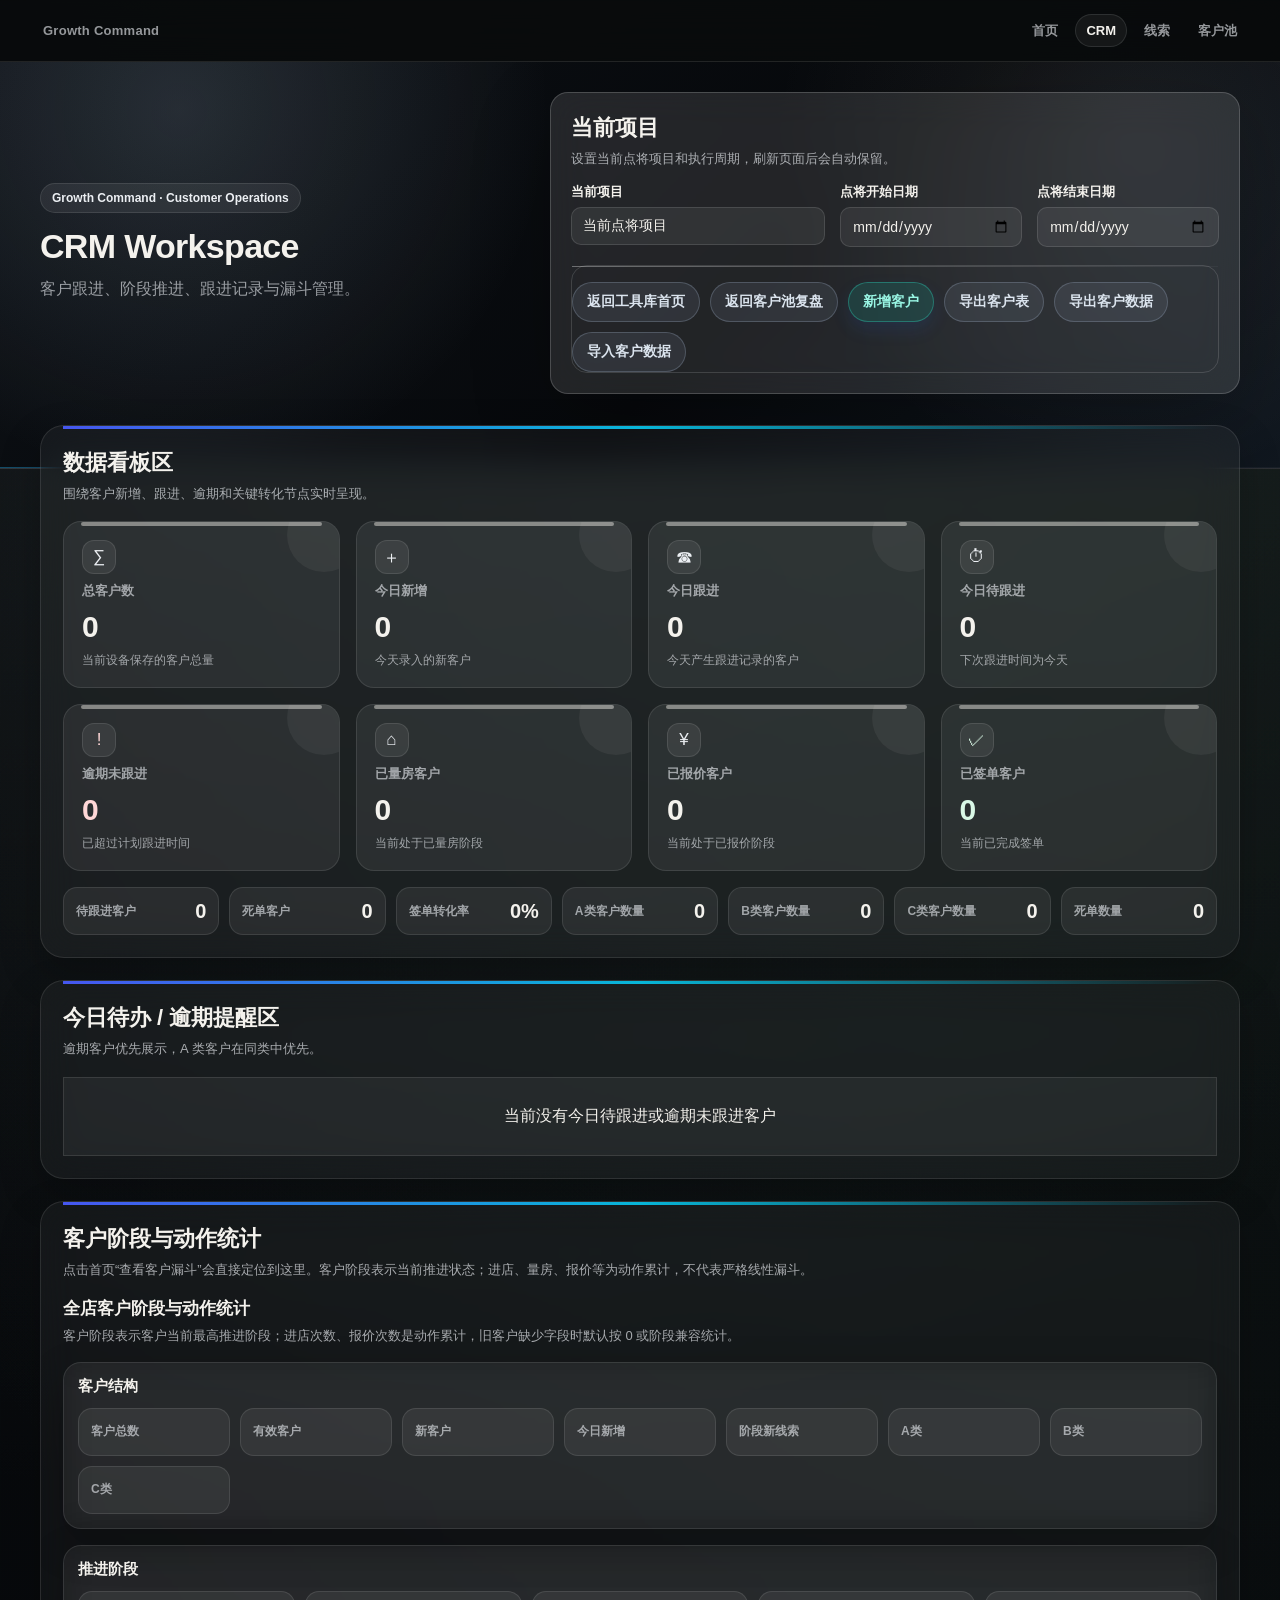
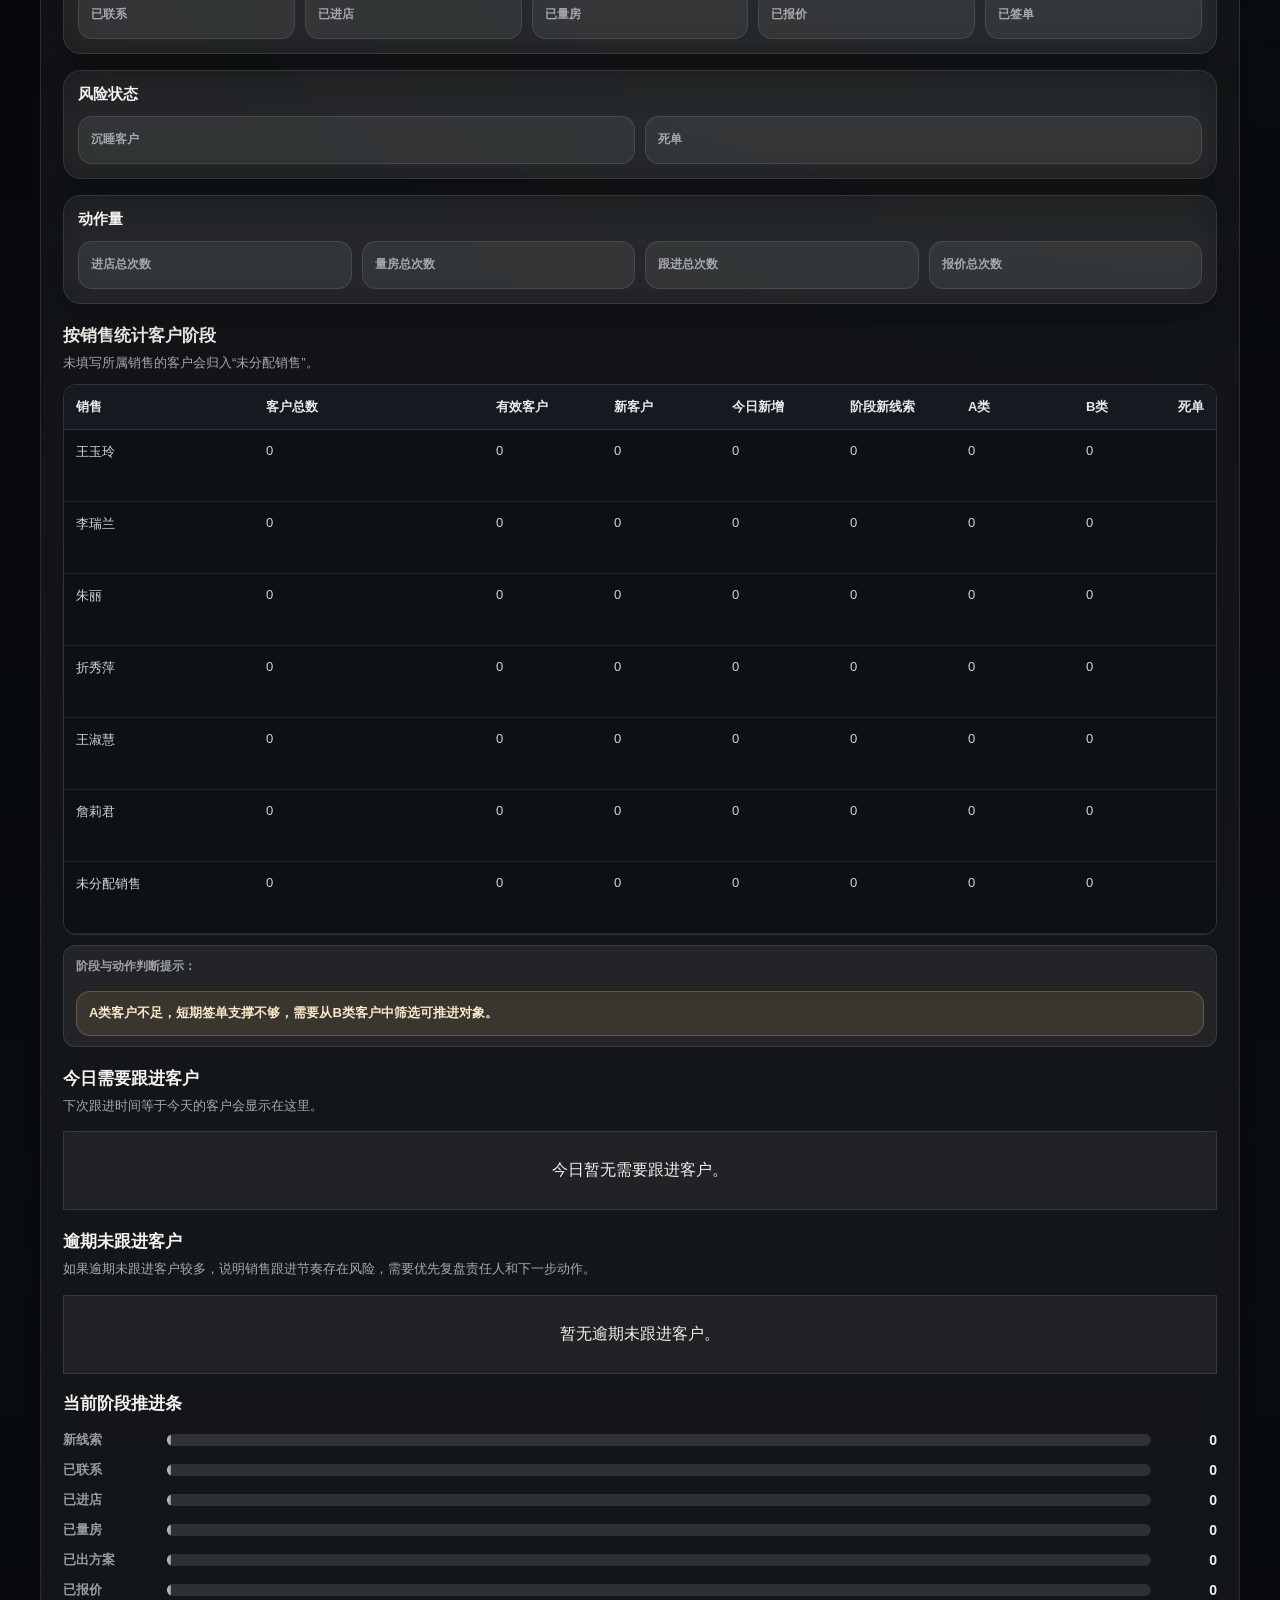
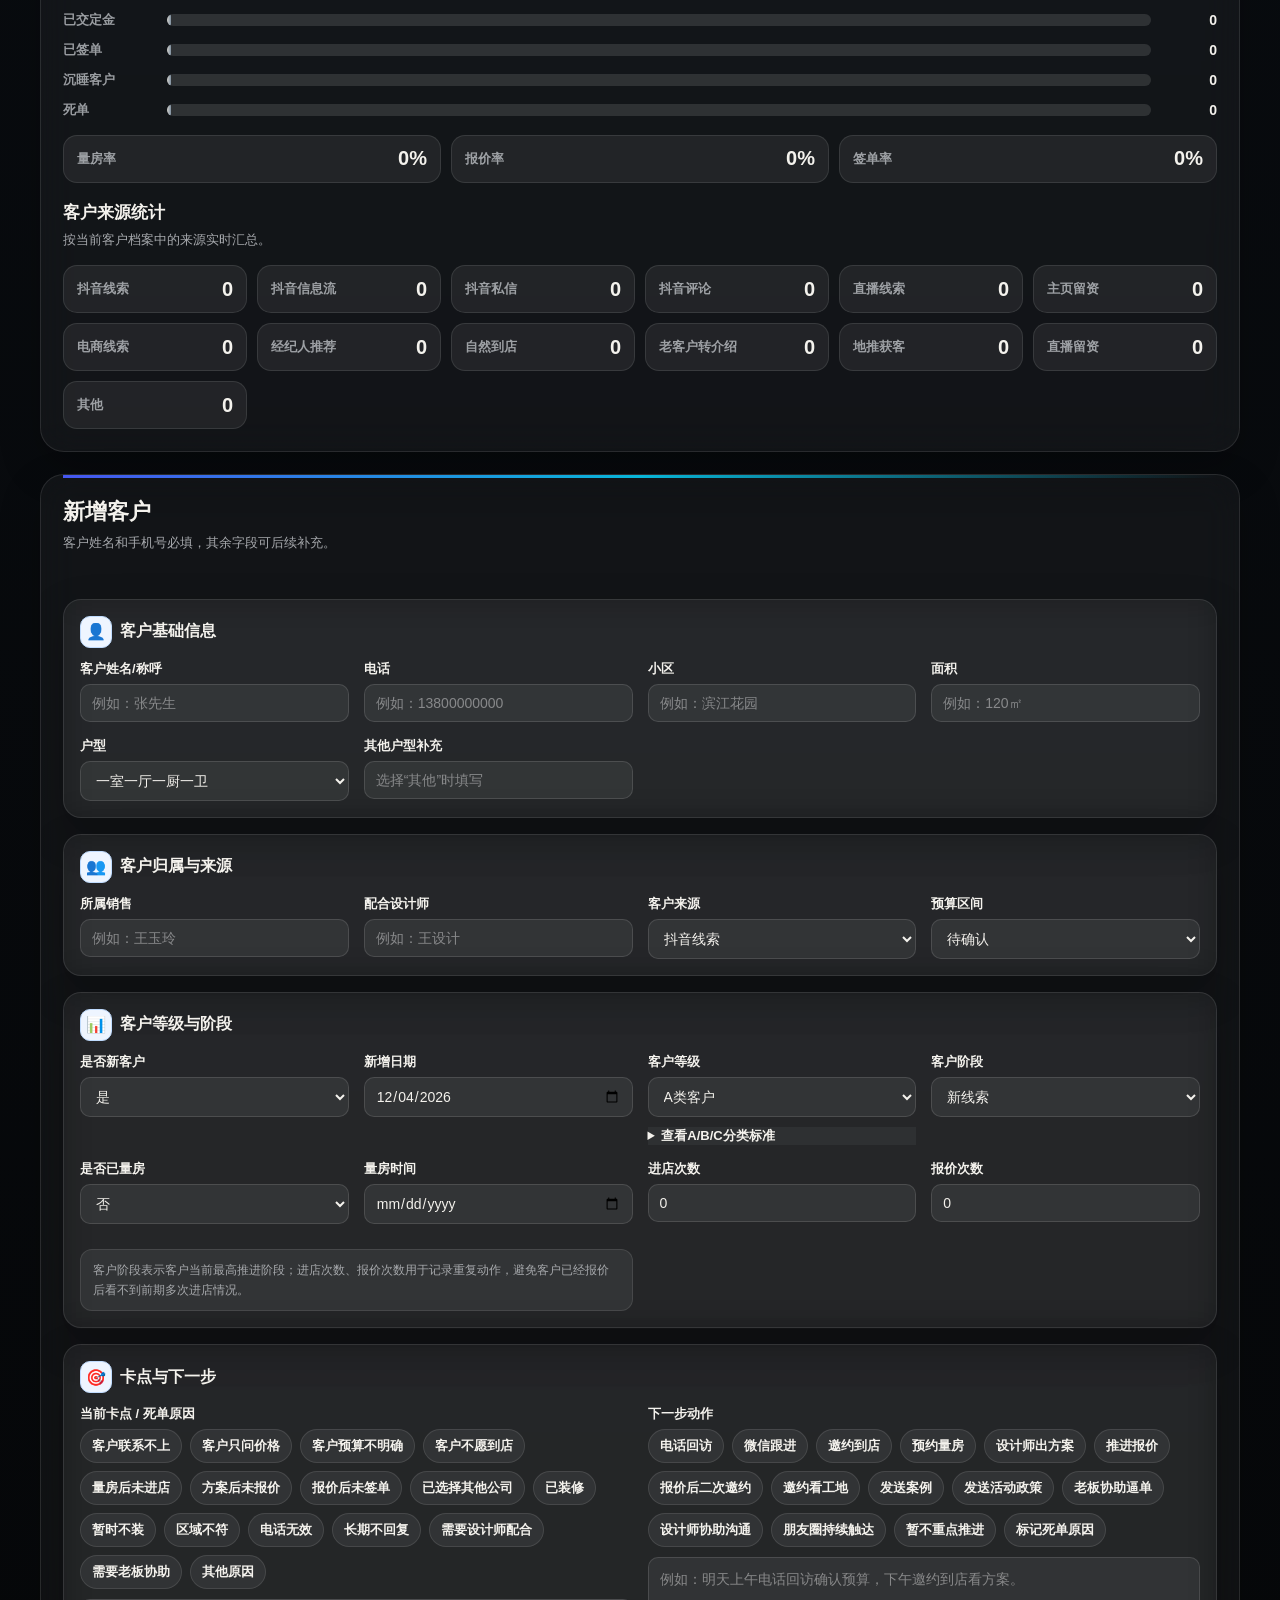
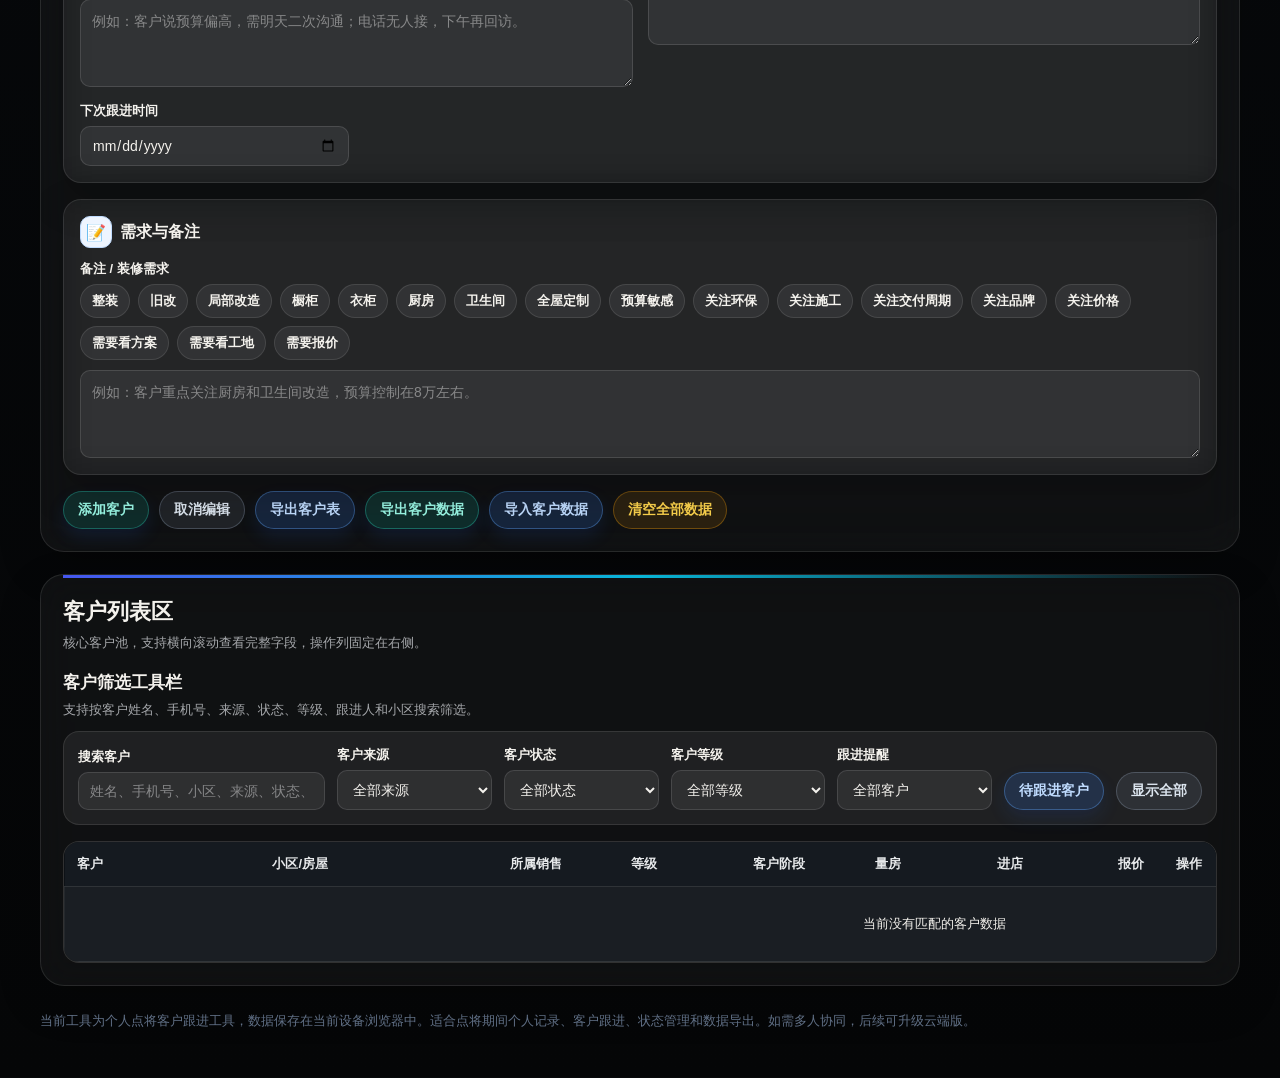
<file: zhongwei-delivery/crm.html>
<!DOCTYPE html>
<html lang="zh-CN">
<head>
  <meta charset="UTF-8" />
  <meta name="viewport" content="width=device-width, initial-scale=1.0" />
  <title>CRM Workspace | Growth Command</title>

  <style>
    :root {
      --bg: #eef3fb;
      --panel: #ffffff;
      --line: #dbe4f0;
      --text: #172033;
      --muted: #64748b;
      --brand: #4657f0;
      --brand-dark: #2738c8;
      --blue: #2563eb;
      --green: #12945a;
      --red: #d04444;
      --teal: #0891b2;
      --gray: #64748b;
      --amber-bg: #f8fbff;
      --amber-line: #dbeafe;
      --blue-bg: #eaf2ff;
      --red-bg: #fff1f2;
      --green-bg: #ecfdf3;
      --shadow: 0 18px 50px rgba(21, 34, 66, 0.09);
      --soft-shadow: 0 10px 28px rgba(21, 34, 66, 0.08);
      --gradient-primary: linear-gradient(135deg, #3861ff 0%, #6757f5 52%, #08b6d8 100%);
      --gradient-dark: radial-gradient(circle at 18% 16%, rgba(77, 208, 255, 0.28), transparent 34%),
        radial-gradient(circle at 86% 8%, rgba(132, 92, 255, 0.34), transparent 30%),
        linear-gradient(135deg, #111827 0%, #172554 50%, #0f172a 100%);
    }

    * {
      box-sizing: border-box;
    }

    body {
      margin: 0;
      background:
        radial-gradient(circle at 8% 0%, rgba(70, 87, 240, 0.14), transparent 28%),
        radial-gradient(circle at 96% 12%, rgba(8, 182, 216, 0.13), transparent 30%),
        var(--bg);
      color: var(--text);
      font-family: -apple-system, BlinkMacSystemFont, "PingFang SC", "Microsoft YaHei", sans-serif;
    }

    header {
      background: var(--gradient-dark);
      color: #fff;
      padding: 30px 40px 74px;
      position: relative;
      overflow: hidden;
    }

    header::after {
      background: linear-gradient(90deg, rgba(14, 165, 233, 0.38), rgba(99, 102, 241, 0.18), transparent);
      bottom: 0;
      content: "";
      height: 1px;
      left: 0;
      position: absolute;
      right: 0;
    }

    .hero-shell {
      display: grid;
      grid-template-columns: minmax(260px, 0.95fr) minmax(520px, 1.35fr);
      gap: 24px;
      margin: 0 auto;
      max-width: 1400px;
      position: relative;
      z-index: 1;
    }

    .hero-copy {
      align-self: center;
    }

    .hero-eyebrow {
      align-items: center;
      background: rgba(255, 255, 255, 0.09);
      border: 1px solid rgba(255, 255, 255, 0.15);
      border-radius: 999px;
      color: #c7f1ff;
      display: inline-flex;
      font-size: 12px;
      font-weight: 800;
      margin-bottom: 14px;
      padding: 7px 11px;
    }

    .hero-project {
      background: rgba(255, 255, 255, 0.11);
      border: 1px solid rgba(255, 255, 255, 0.18);
      border-radius: 18px;
      box-shadow: 0 24px 80px rgba(0, 0, 0, 0.22);
      padding: 20px;
      backdrop-filter: blur(18px);
    }

    .hero-project .section-head {
      margin-bottom: 14px;
    }

    .hero-project h2,
    .hero-project label {
      color: #fff;
    }

    .hero-project .section-note {
      color: #cbd5e1;
    }

    .hero-project input {
      background: rgba(255, 255, 255, 0.92);
      border-color: rgba(255, 255, 255, 0.28);
    }

    header h1 {
      margin: 0;
      font-size: 34px;
      letter-spacing: 0;
    }

    header p {
      margin: 10px 0 0;
      color: #dbeafe;
      line-height: 1.6;
      max-width: 620px;
    }

    main {
      width: min(1480px, 100%);
      margin: -44px auto 0;
      padding: 0 40px 46px;
      position: relative;
      z-index: 2;
    }

    h2,
    h3 {
      margin: 0;
      letter-spacing: 0;
    }

    h2 {
      font-size: 22px;
    }

    h3 {
      font-size: 17px;
    }

    label {
      display: block;
      margin-bottom: 6px;
      font-size: 13px;
      font-weight: 700;
      color: #344054;
    }

    input,
    select,
    textarea {
      width: 100%;
      border: 1px solid #d7e0ec;
      border-radius: 10px;
      background: #fbfdff;
      color: var(--text);
      font: inherit;
      font-size: 14px;
      outline: none;
      padding: 10px 11px;
    }

    input:focus,
    select:focus,
    textarea:focus {
      border-color: var(--brand);
      background: #fff;
      box-shadow: 0 0 0 4px rgba(70, 87, 240, 0.13);
    }

    textarea {
      min-height: 88px;
      resize: vertical;
      line-height: 1.6;
    }

    button {
      min-height: 38px;
      border: 0;
      border-radius: 10px;
      color: #fff;
      cursor: pointer;
      font: inherit;
      font-size: 14px;
      font-weight: 700;
      padding: 9px 14px;
      white-space: nowrap;
      box-shadow: 0 8px 18px rgba(37, 99, 235, 0.12);
      transition: transform 0.16s ease, box-shadow 0.16s ease, filter 0.16s ease;
    }

    button:hover {
      filter: brightness(0.96);
      transform: translateY(-1px);
      box-shadow: 0 12px 22px rgba(37, 99, 235, 0.16);
    }

    .card {
      background: rgba(255, 255, 255, 0.94);
      border: 1px solid rgba(219, 228, 240, 0.92);
      border-radius: 18px;
      box-shadow: var(--shadow);
      margin-bottom: 22px;
      padding: 22px;
      backdrop-filter: blur(10px);
    }

    .ops-panel {
      border: 1px solid rgba(255, 255, 255, 0.14);
      border-radius: 16px;
      display: grid;
      gap: 14px;
      margin-top: 18px;
      padding-top: 16px;
      position: relative;
    }

    .ops-panel::before {
      background: linear-gradient(90deg, rgba(255,255,255,0.34), rgba(255,255,255,0.04));
      content: "";
      height: 1px;
      left: 0;
      position: absolute;
      right: 0;
      top: 0;
    }

    .hero-actions {
      display: flex;
      flex-wrap: wrap;
      gap: 10px;
    }

    .hero-actions button {
      min-height: 40px;
    }

    .btn-ghost {
      background: rgba(255, 255, 255, 0.11);
      border: 1px solid rgba(255, 255, 255, 0.2);
      box-shadow: none;
      color: #eaf6ff;
    }

    .btn-ghost:hover {
      background: rgba(255, 255, 255, 0.18);
      box-shadow: 0 12px 26px rgba(0, 0, 0, 0.16);
    }

    .module-card {
      position: relative;
      overflow: hidden;
    }

    .module-card::before {
      background: linear-gradient(90deg, #4657f0, #08b6d8, transparent);
      content: "";
      height: 3px;
      left: 22px;
      position: absolute;
      right: 22px;
      top: 0;
    }

    .section-head {
      display: flex;
      align-items: center;
      justify-content: space-between;
      gap: 16px;
      margin-bottom: 18px;
    }

    .section-note {
      color: var(--muted);
      font-size: 13px;
      line-height: 1.5;
      margin: 6px 0 0;
    }

    .project-panel {
      display: grid;
      grid-template-columns: minmax(220px, 1.4fr) minmax(160px, 1fr) minmax(160px, 1fr);
      gap: 15px;
    }

    .page-footer {
      color: var(--muted);
      font-size: 13px;
      line-height: 1.7;
      padding: 2px 0 0;
    }

    .form-grid {
      display: grid;
      grid-template-columns: repeat(4, minmax(0, 1fr));
      gap: 15px;
    }

    .customer-form-sections {
      display: grid;
      gap: 16px;
    }

    .form-section-card {
      background: #f8fbff;
      border: 1px solid #dbeafe;
      border-radius: 16px;
      padding: 16px;
    }

    .form-section-card .form-grid {
      grid-template-columns: repeat(4, minmax(0, 1fr));
    }

    .form-section-title {
      align-items: center;
      color: #172554;
      display: flex;
      font-size: 16px;
      font-weight: 900;
      gap: 8px;
      margin-bottom: 12px;
    }

    .form-section-title span {
      align-items: center;
      background: #eef5ff;
      border: 1px solid #bfdbfe;
      border-radius: 10px;
      display: inline-flex;
      height: 32px;
      justify-content: center;
      width: 32px;
    }

    .compact-help {
      background: #ffffff;
      border: 1px dashed #bfdbfe;
      border-radius: 12px;
      color: #64748b;
      font-size: 12px;
      line-height: 1.7;
      margin-top: 10px;
      padding: 10px 12px;
    }

    .edit-mode-banner {
      background: #eff6ff;
      border: 1px solid #bfdbfe;
      border-radius: 14px;
      color: #1e3a8a;
      display: none;
      font-size: 14px;
      font-weight: 800;
      line-height: 1.6;
      margin: 14px 0 0;
      padding: 12px 14px;
    }

    .edit-mode-banner strong {
      color: #111827;
    }

    .form-save-tip {
      color: var(--green);
      font-size: 13px;
      font-weight: 800;
      min-height: 20px;
      margin-top: 8px;
    }

    .classification-details {
      margin-top: 10px;
    }

    .classification-details summary {
      color: #1d4ed8;
      cursor: pointer;
      font-size: 13px;
      font-weight: 800;
    }

    .metric-inline {
      display: flex;
      flex-wrap: wrap;
      gap: 6px;
    }

    .metric-pill {
      background: #eef5ff;
      border: 1px solid #bfdbfe;
      border-radius: 999px;
      color: #1e3a8a;
      display: inline-flex;
      font-size: 12px;
      font-weight: 800;
      padding: 4px 8px;
      white-space: nowrap;
    }

    .wide {
      grid-column: span 2;
    }

    .full {
      grid-column: 1 / -1;
    }

    .button-row {
      display: flex;
      flex-wrap: wrap;
      gap: 10px;
      margin-top: 16px;
    }

    .btn-primary {
      background: var(--gradient-primary);
    }

    .btn-blue {
      background: linear-gradient(135deg, #2563eb, #3b82f6);
    }

    .btn-gray {
      background: #64748b;
    }

    .btn-green {
      background: linear-gradient(135deg, #059669, #10b981);
    }

    .btn-red {
      background: linear-gradient(135deg, #dc4a4a, #ef6464);
    }

    .btn-teal {
      background: linear-gradient(135deg, #0891b2, #06b6d4);
    }

    .btn-light {
      background: #f3f7fb;
      border: 1px solid #dbe4f0;
      box-shadow: none;
      color: #334155;
    }

    .return-home-btn {
      background: rgba(255, 255, 255, 0.96);
      border: 1px solid rgba(191, 219, 254, 0.9);
      color: #172554;
      box-shadow: 0 12px 28px rgba(15, 23, 42, 0.18);
    }

    .return-home-btn:hover {
      background: #fff;
      box-shadow: 0 16px 34px rgba(37, 99, 235, 0.24);
    }

    .sales-preset-notice {
      background: #eef5ff;
      border: 1px solid #bfdbfe;
      border-radius: 12px;
      color: #1d4ed8;
      font-weight: 800;
      margin-top: 12px;
      padding: 10px 12px;
    }

    .btn-small {
      min-height: 31px;
      padding: 6px 9px;
      font-size: 12px;
    }

    .dashboard {
      display: grid;
      grid-template-columns: repeat(4, minmax(0, 1fr));
      gap: 16px;
    }

    .stat-box {
      min-height: 128px;
      border: 1px solid rgba(219, 234, 254, 0.95);
      border-radius: 18px;
      background:
        linear-gradient(180deg, rgba(255, 255, 255, 0.94), rgba(248, 251, 255, 0.94)),
        radial-gradient(circle at 100% 0%, rgba(70, 87, 240, 0.12), transparent 38%);
      box-shadow: var(--soft-shadow);
      display: grid;
      gap: 8px;
      padding: 18px;
      position: relative;
      overflow: hidden;
      transition: transform 0.18s ease, box-shadow 0.18s ease, border-color 0.18s ease;
    }

    .stat-box::before {
      background: var(--gradient-primary);
      border-radius: 999px;
      content: "";
      height: 4px;
      left: 17px;
      position: absolute;
      right: 17px;
      top: 0;
    }

    .stat-box::after {
      background: rgba(70, 87, 240, 0.08);
      border-radius: 999px;
      content: "";
      height: 74px;
      position: absolute;
      right: -22px;
      top: -24px;
      width: 74px;
    }

    .stat-box:hover {
      border-color: #93c5fd;
      box-shadow: 0 18px 38px rgba(37, 99, 235, 0.13);
      transform: translateY(-3px);
    }

    .stat-box span {
      display: block;
      color: #4b5563;
      font-size: 13px;
      font-weight: 700;
      line-height: 1.4;
    }

    .stat-box strong {
      display: block;
      color: #1e3a8a;
      font-size: 30px;
      line-height: 1.1;
      margin-top: 2px;
      position: relative;
      z-index: 1;
    }

    .stat-icon {
      align-items: center;
      background: #eff6ff;
      border: 1px solid #dbeafe;
      border-radius: 12px;
      color: #1d4ed8;
      display: inline-flex;
      font-size: 17px;
      height: 34px;
      justify-content: center;
      width: 34px;
    }

    .stat-desc {
      color: var(--muted);
      font-size: 12px;
      line-height: 1.5;
      margin: 0;
      position: relative;
      z-index: 1;
    }

    .stat-critical strong {
      color: #be123c;
    }

    .stat-critical .stat-icon {
      background: #fff1f2;
      border-color: #fecdd3;
      color: #be123c;
    }

    .stat-success strong {
      color: #047857;
    }

    .stat-success .stat-icon {
      background: #ecfdf3;
      border-color: #bbf7d0;
      color: #047857;
    }

    .mini-stat-grid {
      display: grid;
      grid-template-columns: repeat(auto-fit, minmax(135px, 1fr));
      gap: 10px;
      margin-top: 16px;
    }

    .mini-stat {
      align-items: center;
      background: #f8fbff;
      border: 1px solid #e2e8f0;
      border-radius: 14px;
      display: flex;
      justify-content: space-between;
      min-height: 48px;
      padding: 10px 12px;
    }

    .mini-stat span {
      color: #475569;
      font-size: 12px;
      font-weight: 800;
    }

    .mini-stat strong {
      color: #1e3a8a;
      font-size: 20px;
    }

    .source-stats {
      display: grid;
      grid-template-columns: repeat(auto-fit, minmax(170px, 1fr));
      gap: 10px;
      margin-top: 16px;
    }

    .source-stat {
      align-items: center;
      background: linear-gradient(180deg, #ffffff, #f8fbff);
      border: 1px solid #dbe4f0;
      border-radius: 14px;
      display: flex;
      justify-content: space-between;
      min-height: 48px;
      padding: 11px 13px;
      box-shadow: 0 8px 20px rgba(21, 34, 66, 0.05);
    }

    .source-stat span {
      color: #344054;
      font-size: 13px;
      font-weight: 700;
    }

    .source-stat strong {
      color: var(--brand-dark);
      font-size: 20px;
    }

    .report-toolbar {
      display: flex;
      flex-wrap: wrap;
      gap: 10px;
      justify-content: flex-end;
    }

    .report-options {
      display: grid;
      gap: 18px;
      padding-top: 18px;
    }

    .report-type-group {
      display: flex;
      flex-wrap: wrap;
      gap: 10px;
    }

    .radio-card,
    .check-card {
      align-items: center;
      background: #f8fbff;
      border: 1px solid #dbe4f0;
      border-radius: 12px;
      cursor: pointer;
      display: inline-flex;
      gap: 8px;
      min-height: 40px;
      padding: 9px 12px;
      transition: border-color 0.16s ease, box-shadow 0.16s ease, background 0.16s ease;
    }

    .radio-card:hover,
    .check-card:hover {
      background: #fff;
      border-color: #93c5fd;
      box-shadow: 0 8px 20px rgba(37, 99, 235, 0.08);
    }

    .radio-card input,
    .check-card input {
      width: auto;
    }

    .quick-choice-field {
      display: grid;
      gap: 10px;
    }

    .quick-choice-grid {
      display: flex;
      flex-wrap: wrap;
      gap: 8px;
    }

    .quick-choice {
      background: #f8fbff;
      border: 1px solid #dbe4f0;
      border-radius: 999px;
      box-shadow: none;
      color: #334155;
      font-size: 13px;
      font-weight: 700;
      min-height: 32px;
      padding: 7px 11px;
    }

    .quick-choice:hover {
      background: #eef5ff;
      border-color: #93c5fd;
      color: #1d4ed8;
    }

    .quick-choice.active {
      background: linear-gradient(135deg, #3861ff 0%, #6757f5 100%);
      border-color: transparent;
      color: #fff;
      box-shadow: 0 10px 20px rgba(70, 87, 240, 0.18);
    }

    .compat-textarea {
      display: none;
    }

    .action-checks {
      display: grid;
      grid-template-columns: repeat(auto-fit, minmax(150px, 1fr));
      gap: 10px;
    }

    .report-output {
      background: #f8fbff;
      border: 1px solid #dbe4f0;
      border-radius: 14px;
      min-height: 280px;
      white-space: pre-wrap;
    }

    .copy-tip {
      color: var(--green);
      font-size: 13px;
      font-weight: 800;
      min-height: 20px;
    }

    .prejudge-history {
      display: grid;
      gap: 10px;
    }

    .prejudge-history-item {
      align-items: center;
      background: #f8fbff;
      border: 1px solid #dbe4f0;
      border-radius: 14px;
      display: grid;
      gap: 12px;
      grid-template-columns: minmax(0, 1fr) auto;
      padding: 12px;
    }

    .prejudge-history-title {
      font-weight: 900;
      margin-bottom: 4px;
    }

    .funnel-panel {
      display: grid;
      gap: 12px;
      margin-top: 16px;
    }

    .funnel-row {
      display: grid;
      grid-template-columns: 94px minmax(120px, 1fr) 56px;
      align-items: center;
      gap: 10px;
    }

    .funnel-name {
      color: #344054;
      font-size: 13px;
      font-weight: 800;
    }

    .funnel-bar {
      background: #e8eef8;
      border-radius: 999px;
      height: 12px;
      overflow: hidden;
    }

    .funnel-fill {
      background: var(--gradient-primary);
      border-radius: 999px;
      display: block;
      height: 100%;
      min-width: 4px;
    }

    .funnel-count {
      color: #1d4ed8;
      font-size: 14px;
      font-weight: 800;
      text-align: right;
    }

    .funnel-rates {
      display: grid;
      grid-template-columns: repeat(auto-fit, minmax(150px, 1fr));
      gap: 10px;
      margin-top: 16px;
    }

    .funnel-dashboard {
      display: grid;
      gap: 16px;
      margin-top: 16px;
    }

    .funnel-group {
      background: #f8fbff;
      border: 1px solid #dbeafe;
      border-radius: 16px;
      padding: 14px;
    }

    .funnel-group h4 {
      color: #172554;
      font-size: 15px;
      margin: 0 0 12px;
    }

    .funnel-group-grid {
      display: grid;
      gap: 10px;
      grid-template-columns: repeat(auto-fit, minmax(140px, 1fr));
    }

    .funnel-alerts {
      display: grid;
      gap: 10px;
      margin-top: 14px;
    }

    .funnel-alert {
      background: #fff7ed;
      border: 1px solid #fed7aa;
      border-radius: 14px;
      color: #9a3412;
      font-size: 13px;
      font-weight: 800;
      line-height: 1.6;
      padding: 11px 12px;
    }

    .sales-funnel-table {
      border: 1px solid #dbe4f0;
      border-radius: 14px;
      overflow-x: auto;
      margin-top: 12px;
    }

    .sales-funnel-table table {
      min-width: 1080px;
      width: 100%;
    }

    .funnel-follow-section {
      margin-top: 20px;
    }

    .funnel-follow-section h3 {
      margin-top: 0;
    }

    .todo-list {
      display: grid;
      gap: 10px;
      margin-top: 16px;
    }

    .todo-card {
      background: linear-gradient(180deg, #fff, #f8fbff);
      border: 1px solid #dbe4f0;
      border-radius: 14px;
      cursor: pointer;
      display: grid;
      grid-template-columns: minmax(180px, 1.1fr) minmax(180px, 1fr) minmax(180px, 1.4fr) auto;
      gap: 12px;
      padding: 13px;
    }

    .todo-card:hover {
      border-color: var(--brand);
      box-shadow: 0 14px 30px rgba(21, 34, 66, 0.1);
      transform: translateY(-1px);
    }

    .todo-title {
      color: #111827;
      font-size: 15px;
      font-weight: 800;
      margin-bottom: 4px;
    }

    .todo-meta {
      color: var(--muted);
      font-size: 12px;
      line-height: 1.7;
    }

    .todo-actions {
      align-items: center;
      display: flex;
      flex-wrap: wrap;
      gap: 7px;
      justify-content: flex-end;
    }

    .filter-grid {
      background: #f8fbff;
      border: 1px solid #e2e8f0;
      border-radius: 16px;
      display: grid;
      grid-template-columns: 1.6fr repeat(4, minmax(150px, 1fr)) auto auto;
      align-items: end;
      gap: 12px;
      margin-bottom: 16px;
      margin-top: 12px;
      padding: 14px;
    }

    .table-wrapper {
      width: 100%;
      overflow-x: auto;
      -webkit-overflow-scrolling: touch;
      border: 1px solid #dbe4f0;
      border-radius: 16px;
      box-shadow: inset 0 0 0 1px rgba(255, 255, 255, 0.65);
    }

    table {
      width: 100%;
      min-width: 1740px;
      border-collapse: collapse;
      background: #fff;
      font-size: 13px;
    }

    th,
    td {
      border-bottom: 1px solid #e8edf2;
      padding: 13px 12px;
      text-align: left;
      vertical-align: top;
    }

    th:nth-child(1),
    td:nth-child(1) {
      min-width: 190px;
    }

    th:nth-child(2),
    td:nth-child(2) {
      min-width: 230px;
    }

    th:nth-child(3),
    td:nth-child(3),
    th:nth-child(4),
    td:nth-child(4),
    th:nth-child(5),
    td:nth-child(5),
    th:nth-child(6),
    td:nth-child(6),
    th:nth-child(7),
    td:nth-child(7) {
      min-width: 118px;
    }

    th:nth-child(8),
    td:nth-child(8),
    th:nth-child(9),
    td:nth-child(9) {
      min-width: 250px;
    }

    th {
      background: #f1f6ff;
      color: #334155;
      font-weight: 800;
      white-space: nowrap;
      position: relative;
    }

    tbody tr:hover {
      background: #f8fbff;
    }

    tbody tr {
      height: 72px;
      transition: background 0.16s ease, box-shadow 0.16s ease;
    }

    .customer-name {
      font-weight: 800;
      color: #111827;
      white-space: nowrap;
      word-break: keep-all;
    }

    .subtle {
      color: var(--muted);
      font-size: 12px;
      line-height: 1.7;
    }

    .nowrap {
      white-space: nowrap;
      word-break: keep-all;
    }

    .compact-cell {
      white-space: nowrap;
    }

    .text-cell {
      width: 260px;
      max-width: 320px;
      line-height: 1.6;
      word-break: break-word;
      white-space: normal;
    }

    .date-cell {
      min-width: 146px;
      white-space: nowrap;
    }

    .action-cell {
      width: 252px;
      min-width: 252px;
      background: #ffffff;
      box-shadow: -14px 0 22px rgba(15, 23, 42, 0.08);
      position: sticky;
      right: 0;
      z-index: 2;
    }

    th:last-child {
      background: #f1f6ff;
      box-shadow: -14px 0 22px rgba(15, 23, 42, 0.08);
      position: sticky;
      right: 0;
      z-index: 3;
    }

    tbody tr:hover .action-cell {
      background: #f8fbff;
    }

    .row-actions {
      display: flex;
      flex-wrap: nowrap;
      gap: 7px;
    }

    .row-actions .btn-small {
      flex: 0 0 auto;
      white-space: nowrap;
    }

    .row-actions .btn-blue {
      background: #eef5ff;
      border: 1px solid #bfdbfe;
      box-shadow: none;
      color: #1d4ed8;
    }

    .row-actions .btn-green {
      background: #ecfdf3;
      border: 1px solid #bbf7d0;
      box-shadow: none;
      color: #047857;
    }

    .row-actions .btn-teal {
      background: #ecfeff;
      border: 1px solid #a5f3fc;
      box-shadow: none;
      color: #0e7490;
    }

    .row-actions .btn-red {
      background: #fff1f2;
      border: 1px solid #fecdd3;
      box-shadow: none;
      color: #be123c;
    }

    .tag {
      display: inline-flex;
      align-items: center;
      border-radius: 999px;
      font-size: 12px;
      font-weight: 800;
      line-height: 1;
      margin: 0 5px 6px 0;
      padding: 6px 9px;
      white-space: nowrap;
      border: 1px solid transparent;
    }

    .tag-status {
      background: #eef5ff;
      border-color: #bfdbfe;
      color: #1d4ed8;
    }

    .tag-new {
      background: #f0fdfa;
      border-color: #5eead4;
      color: #0f766e;
    }

    .tag-grade-a {
      background: linear-gradient(135deg, #fff7ed, #ffedd5);
      border-color: #fdba74;
      color: #c2410c;
    }

    .tag-grade-b {
      background: #eaf2ff;
      border-color: #93c5fd;
      color: #1d4ed8;
    }

    .tag-grade-c {
      background: #ecfdf3;
      border-color: #bbf7d0;
      color: #16803c;
    }

    .tag-grade-d {
      background: #f2f4f7;
      border-color: #e2e8f0;
      color: #475467;
    }

    .tag-grade-invalid {
      background: #fff1f2;
      border-color: #fecdd3;
      color: #be123c;
    }

    .tag-today {
      background: #ecfeff;
      border-color: #67e8f9;
      color: #0e7490;
    }

    .tag-overdue {
      background: var(--red-bg);
      border-color: #fecdd3;
      color: var(--red);
    }

    .tag-ok {
      background: var(--green-bg);
      border-color: #bbf7d0;
      color: var(--green);
    }

    .empty-tip {
      padding: 28px;
      text-align: center;
      color: var(--muted);
      background: #f9fafb;
    }

    .detail-panel {
      border: 1px solid #dbe4f0;
      border-radius: 16px;
      background: #f8fbff;
      margin-top: 14px;
      padding: 16px;
    }

    .detail-grid {
      display: grid;
      grid-template-columns: repeat(4, minmax(0, 1fr));
      gap: 12px;
      margin-bottom: 16px;
    }

    .detail-item {
      border: 1px solid #e2e8f0;
      border-radius: 14px;
      background: #fff;
      padding: 10px;
      min-height: 68px;
      box-shadow: 0 8px 18px rgba(21, 34, 66, 0.04);
    }

    .detail-item span {
      display: block;
      color: var(--muted);
      font-size: 12px;
      margin-bottom: 5px;
    }

    .detail-item strong {
      display: block;
      font-size: 14px;
      line-height: 1.5;
      word-break: break-word;
    }

    .timeline {
      display: grid;
      gap: 10px;
      margin-top: 12px;
    }

    .timeline-item {
      border-left: 4px solid #4657f0;
      border-radius: 12px;
      background: #fff;
      padding: 11px 12px;
      box-shadow: 0 8px 20px rgba(21, 34, 66, 0.05);
    }

    .timeline-meta {
      color: var(--muted);
      display: flex;
      flex-wrap: wrap;
      gap: 10px;
      font-size: 12px;
      margin-bottom: 6px;
    }

    .timeline-content {
      line-height: 1.65;
      word-break: break-word;
    }

    .timeline-actions {
      display: flex;
      flex-wrap: wrap;
      gap: 8px;
      margin-top: 10px;
    }

    .follow-form {
      border-top: 1px solid #e5e9ef;
      margin-top: 16px;
      padding-top: 16px;
    }

    .follow-edit-banner {
      background: #eff6ff;
      border: 1px solid #bfdbfe;
      border-radius: 12px;
      color: #1e3a8a;
      font-size: 13px;
      font-weight: 700;
      line-height: 1.6;
      margin-top: 10px;
      padding: 10px 12px;
    }

    .hidden {
      display: none !important;
    }

    .modal-backdrop {
      align-items: center;
      background: rgba(15, 23, 42, 0.66);
      bottom: 0;
      display: flex;
      justify-content: center;
      left: 0;
      padding: 22px;
      position: fixed;
      right: 0;
      top: 0;
      z-index: 1000;
    }

    .modal-dialog {
      background: #ffffff;
      border: 1px solid rgba(219, 228, 240, 0.9);
      border-radius: 18px;
      box-shadow: 0 28px 90px rgba(15, 23, 42, 0.34);
      max-height: calc(100vh - 44px);
      max-width: 1080px;
      overflow: auto;
      width: 100%;
    }

    #dailyReportModal .modal-dialog {
      max-width: 1160px;
    }

    #preJudgeModal .modal-dialog {
      max-width: 1180px;
    }

    #dailyReportModal .modal-body,
    #preJudgeModal .modal-body {
      background: linear-gradient(180deg, #ffffff 0%, #f8fbff 100%);
    }

    .modal-head {
      align-items: flex-start;
      border-bottom: 1px solid #e2e8f0;
      display: flex;
      gap: 16px;
      justify-content: space-between;
      padding: 20px 22px 14px;
      position: sticky;
      top: 0;
      background: rgba(255, 255, 255, 0.96);
      backdrop-filter: blur(10px);
      z-index: 2;
    }

    .modal-head h2 {
      margin: 0;
    }

    .modal-body {
      padding: 0 22px 22px;
    }

    .modal-actions {
      display: flex;
      flex-wrap: wrap;
      gap: 10px;
      padding: 0 22px 22px;
    }

    @media (max-width: 1180px) {
      .hero-shell {
        grid-template-columns: 1fr;
      }

      .dashboard {
        grid-template-columns: repeat(2, minmax(0, 1fr));
      }

      .form-grid,
      .detail-grid {
        grid-template-columns: repeat(2, minmax(0, 1fr));
      }

      .project-panel {
        grid-template-columns: repeat(2, minmax(0, 1fr));
      }

      .filter-grid {
        grid-template-columns: repeat(2, minmax(0, 1fr));
      }
    }

    @media (max-width: 720px) {
      header {
        padding: 22px 14px 58px;
      }

      header h1 {
        font-size: 27px;
        line-height: 1.18;
      }

      .hero-shell {
        gap: 18px;
      }

      .hero-project {
        border-radius: 16px;
        padding: 16px;
      }

      .hero-actions {
        display: grid;
        grid-template-columns: 1fr;
      }

      main {
        margin-top: -38px;
        padding: 0 12px 30px;
      }

      .card {
        border-radius: 16px;
        padding: 16px;
      }

      .section-head {
        align-items: flex-start;
        flex-direction: column;
      }

      .report-toolbar {
        justify-content: stretch;
        width: 100%;
      }

      .dashboard,
      .project-panel,
      .form-grid,
      .form-section-card .form-grid,
      .detail-grid,
      .filter-grid {
        grid-template-columns: 1fr;
      }

      .dashboard {
        grid-template-columns: repeat(2, minmax(0, 1fr));
      }

      .stat-box {
        min-height: 94px;
        padding: 14px;
      }

      .stat-box strong {
        font-size: 25px;
      }

      .mini-stat-grid {
        grid-template-columns: 1fr;
      }

      .report-type-group {
        display: grid;
        grid-template-columns: 1fr;
      }

      .wide {
        grid-column: auto;
      }

      button {
        width: 100%;
      }

      .row-actions button,
      .button-row button {
        flex: 1 1 120px;
      }

      .action-cell .row-actions button {
        flex: 0 0 auto;
        width: auto;
      }

      .todo-card {
        grid-template-columns: 1fr;
      }

      .todo-actions {
        justify-content: stretch;
      }

      .modal-backdrop {
        align-items: stretch;
        padding: 10px;
      }

      .modal-dialog {
        border-radius: 16px;
        max-height: calc(100vh - 20px);
      }

      .modal-head,
      .modal-actions {
        padding-left: 16px;
        padding-right: 16px;
      }

      .modal-body {
        padding-left: 16px;
        padding-right: 16px;
      }

      .table-wrapper {
        border-radius: 14px;
      }

      table {
        min-width: 1560px;
      }

      .page-footer {
        padding: 0 4px;
      }
    }
  </style>
  <link rel="stylesheet" href="shared-ui.css" />
</head>

<body>
  <nav class="gc-shell" aria-label="Growth Command 功能导航">
    <div class="gc-nav">
      <a class="gc-brand" href="index.html">Growth Command</a>
      <div class="gc-nav-links">
        <a href="index.html">首页</a>
        <a href="crm.html" class="is-active">CRM</a>
        <a href="douyin-leads.html">线索</a>
        <a href="customer-review.html">客户池</a>
      </div>
    </div>
  </nav>
  <header>
    <div class="hero-shell">
      <div class="hero-copy">
        <div class="hero-eyebrow">Growth Command · Customer Operations</div>
        <h1>CRM Workspace</h1>
        <p>客户跟进、阶段推进、跟进记录与漏斗管理。</p>
      </div>

      <section class="hero-project">
        <div class="section-head">
          <div>
            <h2>当前项目</h2>
            <p class="section-note">设置当前点将项目和执行周期，刷新页面后会自动保留。</p>
          </div>
        </div>

        <div class="project-panel">
          <div>
            <label for="pointProjectName">当前项目</label>
            <input id="pointProjectName" placeholder="当前点将项目" oninput="saveProjectInfo()" />
          </div>
          <div>
            <label for="pointStartDate">点将开始日期</label>
            <input id="pointStartDate" type="date" onchange="saveProjectInfo()" />
          </div>
          <div>
            <label for="pointEndDate">点将结束日期</label>
            <input id="pointEndDate" type="date" onchange="saveProjectInfo()" />
          </div>
        </div>

        <div class="ops-panel">
          <div class="hero-actions">
            <button class="btn-light return-home-btn" onclick="location.href='index.html'">返回工具库首页</button>
            <button class="btn-light return-home-btn" onclick="location.href='customer-review.html'">返回客户池复盘</button>
            <button class="btn-green" onclick="focusCustomerForm()">新增客户</button>
            <button class="btn-ghost" onclick="exportCustomers()">导出客户表</button>
            <button class="btn-ghost" onclick="exportCustomerData()">导出客户数据</button>
            <button class="btn-ghost" onclick="triggerImportCustomerData()">导入客户数据</button>
          </div>
        </div>
      </section>
    </div>
  </header>

  <main>

    <section class="card module-card" id="dashboard">
      <div class="section-head">
        <div>
          <h2>数据看板区</h2>
          <p class="section-note">围绕客户新增、跟进、逾期和关键转化节点实时呈现。</p>
        </div>
      </div>

      <div class="dashboard">
        <div class="stat-box">
          <div class="stat-icon">∑</div>
          <span>总客户数</span>
          <strong id="statTotal">0</strong>
          <p class="stat-desc">当前设备保存的客户总量</p>
        </div>
        <div class="stat-box">
          <div class="stat-icon">＋</div>
          <span>今日新增</span>
          <strong id="statTodayNew">0</strong>
          <p class="stat-desc">今天录入的新客户</p>
        </div>
        <div class="stat-box">
          <div class="stat-icon">☎</div>
          <span>今日跟进</span>
          <strong id="statTodayFollowed">0</strong>
          <p class="stat-desc">今天产生跟进记录的客户</p>
        </div>
        <div class="stat-box">
          <div class="stat-icon">⏱</div>
          <span>今日待跟进</span>
          <strong id="statTodayNeedFollow">0</strong>
          <p class="stat-desc">下次跟进时间为今天</p>
        </div>
        <div class="stat-box stat-critical">
          <div class="stat-icon">!</div>
          <span>逾期未跟进</span>
          <strong id="statOverdueFollow">0</strong>
          <p class="stat-desc">已超过计划跟进时间</p>
        </div>
        <div class="stat-box">
          <div class="stat-icon">⌂</div>
          <span>已量房客户</span>
          <strong id="statMeasured">0</strong>
          <p class="stat-desc">当前处于已量房阶段</p>
        </div>
        <div class="stat-box">
          <div class="stat-icon">¥</div>
          <span>已报价客户</span>
          <strong id="statQuoted">0</strong>
          <p class="stat-desc">当前处于已报价阶段</p>
        </div>
        <div class="stat-box stat-success">
          <div class="stat-icon">✓</div>
          <span>已签单客户</span>
          <strong id="statSigned">0</strong>
          <p class="stat-desc">当前已完成签单</p>
        </div>
      </div>

      <div class="mini-stat-grid">
        <div class="mini-stat">
          <span>待跟进客户</span>
          <strong id="statNeedFollow">0</strong>
        </div>
        <div class="mini-stat">
          <span>死单客户</span>
          <strong id="statLost">0</strong>
        </div>
        <div class="mini-stat">
          <span>签单转化率</span>
          <strong id="statConversion">0%</strong>
        </div>
        <div class="mini-stat">
          <span>A类客户数量</span>
          <strong id="statGradeA">0</strong>
        </div>
        <div class="mini-stat">
          <span>B类客户数量</span>
          <strong id="statGradeB">0</strong>
        </div>
        <div class="mini-stat">
          <span>C类客户数量</span>
          <strong id="statGradeC">0</strong>
        </div>
        <div class="mini-stat">
          <span>死单数量</span>
          <strong id="statInvalidGrade">0</strong>
        </div>
      </div>
    </section>

    <section class="card module-card">
      <div class="section-head">
        <div>
          <h2>今日待办 / 逾期提醒区</h2>
          <p class="section-note">逾期客户优先展示，A 类客户在同类中优先。</p>
        </div>
      </div>
      <div class="todo-list" id="followTodoList"></div>
    </section>

    <section class="card module-card" id="funnel">
      <div class="section-head">
        <div>
          <h2>客户阶段与动作统计</h2>
          <p class="section-note">点击首页“查看客户漏斗”会直接定位到这里。客户阶段表示当前推进状态；进店、量房、报价等为动作累计，不代表严格线性漏斗。</p>
        </div>
      </div>
      <h3>全店客户阶段与动作统计</h3>
      <p class="section-note">客户阶段表示客户当前最高推进阶段；进店次数、报价次数是动作累计，旧客户缺少字段时默认按 0 或阶段兼容统计。</p>
      <div class="funnel-dashboard" id="crmFunnelStats"></div>
      <h3 style="margin-top:20px;">按销售统计客户阶段</h3>
      <p class="section-note">未填写所属销售的客户会归入“未分配销售”。</p>
      <div id="salesFunnelStats"></div>
      <div class="compact-help" id="funnelJudgeTips"></div>
      <div class="funnel-follow-section">
        <h3>今日需要跟进客户</h3>
        <p class="section-note">下次跟进时间等于今天的客户会显示在这里。</p>
        <div class="todo-list" id="funnelTodayList"></div>
      </div>
      <div class="funnel-follow-section">
        <h3>逾期未跟进客户</h3>
        <p class="section-note">如果逾期未跟进客户较多，说明销售跟进节奏存在风险，需要优先复盘责任人和下一步动作。</p>
        <div class="todo-list" id="funnelOverdueList"></div>
      </div>
      <h3 style="margin-top:18px;">当前阶段推进条</h3>
      <div class="funnel-panel" id="stageFunnel"></div>
      <div class="funnel-rates">
        <div class="source-stat">
          <span>量房率</span>
          <strong id="rateMeasured">0%</strong>
        </div>
        <div class="source-stat">
          <span>报价率</span>
          <strong id="rateQuoted">0%</strong>
        </div>
        <div class="source-stat">
          <span>签单率</span>
          <strong id="rateSigned">0%</strong>
        </div>
      </div>
      <h3 style="margin-top:18px;">客户来源统计</h3>
      <p class="section-note">按当前客户档案中的来源实时汇总。</p>
      <div class="source-stats" id="sourceStats"></div>
    </section>

    <section class="card module-card" id="customerFormSection">
      <div class="section-head">
        <div>
          <h2 id="formTitle">新增客户</h2>
          <p class="section-note">客户姓名和手机号必填，其余字段可后续补充。</p>
          <p class="sales-preset-notice" id="salesPresetNotice" style="display:none;"></p>
          <div class="edit-mode-banner" id="editModeBanner"></div>
          <div class="form-save-tip" id="formSaveTip"></div>
        </div>
      </div>

      <div class="customer-form-sections">
        <section class="form-section-card">
          <div class="form-section-title"><span>👤</span>客户基础信息</div>
          <div class="form-grid">
            <div>
              <label for="name">客户姓名/称呼</label>
              <input id="name" placeholder="例如：张先生" />
            </div>
            <div>
              <label for="phone">电话</label>
              <input id="phone" placeholder="例如：13800000000" />
            </div>
            <div>
              <label for="community">小区</label>
              <input id="community" placeholder="例如：滨江花园" />
            </div>
            <div>
              <label for="area">面积</label>
              <input id="area" placeholder="例如：120㎡" />
            </div>
            <div>
              <label for="layout">户型</label>
              <select id="layout" onchange="toggleLayoutOther()">
                <option>一室一厅一厨一卫</option>
                <option>两室一厅一厨一卫</option>
                <option>两室两厅一厨一卫</option>
                <option>两室两厅一厨两卫</option>
                <option>三室两厅一厨一卫</option>
                <option>三室两厅一厨两卫</option>
                <option>四室两厅一厨两卫</option>
                <option>四室两厅一厨三卫</option>
                <option>复式/跃层</option>
                <option>别墅/自建房</option>
                <option>旧房翻新</option>
                <option>局部改造</option>
                <option>其他</option>
              </select>
            </div>
            <div>
              <label for="layoutOther">其他户型补充</label>
              <input id="layoutOther" placeholder="选择“其他”时填写" />
            </div>
          </div>
        </section>

        <section class="form-section-card">
          <div class="form-section-title"><span>👥</span>客户归属与来源</div>
          <div class="form-grid">
            <div>
              <label for="owner">所属销售</label>
              <input id="owner" list="ownerSalesList" placeholder="例如：王玉玲" />
              <datalist id="ownerSalesList"></datalist>
            </div>
            <div>
              <label for="designer">配合设计师</label>
              <input id="designer" placeholder="例如：王设计" />
            </div>
            <div>
              <label for="source">客户来源</label>
              <select id="source">
                <option>抖音线索</option>
                <option>电商线索</option>
                <option>经纪人推荐</option>
                <option>自然到店</option>
                <option>老客户转介绍</option>
                <option>地推获客</option>
                <option>直播留资</option>
                <option>其他</option>
              </select>
            </div>
            <div>
              <label for="budget">预算区间</label>
              <select id="budget">
                <option>待确认</option>
                <option>5万以下</option>
                <option>5-10万</option>
                <option>7-10万</option>
                <option>10-20万</option>
                <option>20-30万</option>
                <option>30万以上</option>
              </select>
            </div>
          </div>
        </section>

        <section class="form-section-card">
          <div class="form-section-title"><span>📊</span>客户等级与阶段</div>
          <div class="form-grid">
            <div>
              <label for="isNewCustomer">是否新客户</label>
              <select id="isNewCustomer">
                <option value="true">是</option>
                <option value="false">否</option>
              </select>
            </div>
            <div>
              <label for="newCustomerDate">新增日期</label>
              <input id="newCustomerDate" type="date" />
            </div>
            <div>
              <label for="grade">客户等级</label>
              <select id="grade">
                <option>A类客户</option>
                <option>B类客户</option>
                <option>C类客户</option>
                <option>死单</option>
              </select>
              <details class="classification-details">
                <summary>查看A/B/C分类标准</summary>
                <div class="compact-help">A类：近期可推进，已量房/已报价/预算可谈/可约店。B类：有需求但时间、预算、决策、方案不明确，需要培育。C类：意向弱、只问价格、暂时观望，持续触达。死单：电话无效、已装修、不装了、区域不符、长期无效。</div>
              </details>
            </div>
            <div>
              <label for="status">客户阶段</label>
              <select id="status">
                <option>新线索</option>
                <option>已联系</option>
                <option>已进店</option>
                <option>已量房</option>
                <option>已出方案</option>
                <option>已报价</option>
                <option>已交定金</option>
                <option>已签单</option>
                <option>沉睡客户</option>
                <option>死单</option>
              </select>
            </div>
            <div>
              <label for="measuredStatus">是否已量房</label>
              <select id="measuredStatus">
                <option>否</option>
                <option>是</option>
              </select>
            </div>
            <div>
              <label for="measureDate">量房时间</label>
              <input id="measureDate" type="date" />
            </div>
            <div>
              <label for="visitCount">进店次数</label>
              <input id="visitCount" type="number" min="0" value="0" />
            </div>
            <div>
              <label for="quoteCount">报价次数</label>
              <input id="quoteCount" type="number" min="0" value="0" />
            </div>
            <div class="wide">
              <div class="compact-help">客户阶段表示客户当前最高推进阶段；进店次数、报价次数用于记录重复动作，避免客户已经报价后看不到前期多次进店情况。</div>
            </div>
          </div>
        </section>

        <section class="form-section-card">
          <div class="form-section-title"><span>🎯</span>卡点与下一步</div>
          <div class="form-grid">
            <div class="wide">
              <label>当前卡点 / 死单原因</label>
              <div class="quick-choice-field">
                <div class="quick-choice-grid" id="blockReasonChoices"></div>
                <textarea id="blockReasonText" placeholder="例如：客户说预算偏高，需明天二次沟通；电话无人接，下午再回访。" oninput="syncChoiceHiddenField('blockReason')"></textarea>
                <textarea id="blockReason" class="compat-textarea" tabindex="-1" aria-hidden="true"></textarea>
              </div>
            </div>
            <div class="wide">
              <label>下一步动作</label>
              <div class="quick-choice-field">
                <div class="quick-choice-grid" id="nextActionChoices"></div>
                <textarea id="nextActionText" placeholder="例如：明天上午电话回访确认预算，下午邀约到店看方案。" oninput="syncChoiceHiddenField('nextAction')"></textarea>
                <textarea id="nextAction" class="compat-textarea" tabindex="-1" aria-hidden="true"></textarea>
              </div>
            </div>
            <div>
              <label for="nextFollowDate">下次跟进时间</label>
              <input id="nextFollowDate" type="date" />
            </div>
          </div>
        </section>

        <section class="form-section-card">
          <div class="form-section-title"><span>📝</span>需求与备注</div>
          <div class="form-grid">
            <div class="full">
              <label>备注 / 装修需求</label>
              <div class="quick-choice-field">
                <div class="quick-choice-grid" id="needChoices"></div>
                <textarea id="needText" placeholder="例如：客户重点关注厨房和卫生间改造，预算控制在8万左右。" oninput="syncChoiceHiddenField('need')"></textarea>
                <textarea id="need" class="compat-textarea" tabindex="-1" aria-hidden="true"></textarea>
              </div>
            </div>
          </div>
        </section>
      </div>

      <div class="button-row">
        <button id="saveButton" class="btn-primary" onclick="saveCustomer()">添加客户</button>
        <button class="btn-light" onclick="cancelEdit()">取消编辑</button>
        <button class="btn-blue" onclick="exportCustomers()">导出客户表</button>
        <button class="btn-green" onclick="exportCustomerData()">导出客户数据</button>
        <button class="btn-teal" onclick="triggerImportCustomerData()">导入客户数据</button>
        <button class="btn-gray" onclick="clearAllCustomers()">清空全部数据</button>
        <input id="importDataFile" class="hidden" type="file" accept="application/json,.json" onchange="importCustomerData(event)" />
      </div>
    </section>

    <section class="card module-card">
      <div class="section-head">
        <div>
          <h2>客户列表区</h2>
          <p class="section-note">核心客户池，支持横向滚动查看完整字段，操作列固定在右侧。</p>
        </div>
      </div>

      <h3>客户筛选工具栏</h3>
      <p class="section-note">支持按客户姓名、手机号、来源、状态、等级、跟进人和小区搜索筛选。</p>
      <div class="filter-grid">
        <div>
          <label for="searchKeyword">搜索客户</label>
          <input id="searchKeyword" placeholder="姓名、手机号、小区、来源、状态、等级、跟进人" oninput="renderCustomers()" />
        </div>

        <div>
          <label for="filterSource">客户来源</label>
          <select id="filterSource" onchange="renderCustomers()">
            <option>全部来源</option>
          </select>
        </div>

        <div>
          <label for="filterStatus">客户状态</label>
          <select id="filterStatus" onchange="renderCustomers()">
            <option>全部状态</option>
          </select>
        </div>

        <div>
          <label for="filterGrade">客户等级</label>
          <select id="filterGrade" onchange="renderCustomers()">
            <option>全部等级</option>
          </select>
        </div>

        <div>
          <label for="filterFollow">跟进提醒</label>
          <select id="filterFollow" onchange="renderCustomers()">
            <option>全部客户</option>
            <option>今日需跟进</option>
            <option>已逾期</option>
          </select>
        </div>

        <button class="btn-teal" onclick="showNeedFollow()">待跟进客户</button>
        <button class="btn-gray" onclick="resetFilters()">显示全部</button>
      </div>

      <div class="table-wrapper">
        <table>
          <thead>
            <tr>
              <th>客户</th>
              <th>小区/房屋</th>
              <th>所属销售</th>
              <th>等级</th>
              <th>客户阶段</th>
              <th>量房</th>
              <th>进店</th>
              <th>报价</th>
              <th>下一步动作</th>
              <th>下次跟进</th>
              <th>更新</th>
              <th>操作</th>
            </tr>
          </thead>
          <tbody id="customerList"></tbody>
        </table>
      </div>
    </section>

    <footer class="page-footer">
      当前工具为个人点将客户跟进工具，数据保存在当前设备浏览器中。适合点将期间个人记录、客户跟进、状态管理和数据导出。如需多人协同，后续可升级云端版。
    </footer>
  </main>

  <div id="customerDetailModal" class="modal-backdrop hidden" onclick="handleDetailBackdropClick(event)">
    <div class="modal-dialog" role="dialog" aria-modal="true" aria-labelledby="detailModalTitle">
      <div class="modal-head">
        <div>
          <h2 id="detailModalTitle">客户详情</h2>
          <p id="detailModalSubtitle" class="section-note"></p>
        </div>
        <button class="btn-light btn-small" onclick="closeCustomerDetail()">关闭</button>
      </div>
      <div id="detailModalBody" class="modal-body"></div>
      <div id="detailModalActions" class="modal-actions"></div>
    </div>
  </div>

  <div id="deadCustomerModal" class="modal-backdrop hidden" onclick="handleDeadCustomerBackdropClick(event)">
    <div class="modal-dialog" role="dialog" aria-modal="true" aria-labelledby="deadCustomerTitle">
      <div class="modal-head">
        <div>
          <h2 id="deadCustomerTitle">标记死单</h2>
          <p class="section-note">确认将该客户标记为死单吗？标记后，该客户记录仍会保留在 CRM 中，方便后续复盘，但不会再进入今日待跟进和逾期未跟进列表。</p>
        </div>
        <button class="btn-light btn-small" onclick="closeDeadCustomerModal()">关闭</button>
      </div>
      <div class="modal-body">
        <div class="form-grid">
          <div class="wide">
            <label for="deadReasonSelect">死单原因</label>
            <select id="deadReasonSelect">
              <option value="">请选择死单原因</option>
              <option>电话无效</option>
              <option>已装修</option>
              <option>选择其他公司</option>
              <option>暂时不装</option>
              <option>区域不符</option>
              <option>预算明显不匹配</option>
              <option>长期不回复</option>
              <option>客户明确拒绝</option>
              <option>重复客户</option>
              <option>其他原因</option>
            </select>
          </div>
          <div class="wide">
            <label for="deadReasonNote">死单补充说明</label>
            <textarea id="deadReasonNote" placeholder="例如：电话为空号；客户明确说已选择其他公司。"></textarea>
          </div>
        </div>
      </div>
      <div class="modal-actions">
        <button class="btn-red" onclick="confirmMarkDeadCustomer()">确认标记死单</button>
        <button class="btn-light" onclick="closeDeadCustomerModal()">取消</button>
      </div>
    </div>
  </div>

  <div id="restoreCustomerModal" class="modal-backdrop hidden" onclick="handleRestoreCustomerBackdropClick(event)">
    <div class="modal-dialog" role="dialog" aria-modal="true" aria-labelledby="restoreCustomerTitle">
      <div class="modal-head">
        <div>
          <h2 id="restoreCustomerTitle">恢复为有效客户</h2>
          <p class="section-note">恢复后客户会重新进入有效客户池，并按新的下次跟进时间进入待跟进节奏。</p>
        </div>
        <button class="btn-light btn-small" onclick="closeRestoreCustomerModal()">关闭</button>
      </div>
      <div class="modal-body">
        <div class="form-grid">
          <div>
            <label for="restoreGrade">客户等级</label>
            <select id="restoreGrade">
              <option>C类客户</option>
              <option>B类客户</option>
              <option>A类客户</option>
            </select>
          </div>
          <div>
            <label for="restoreStatus">客户阶段</label>
            <select id="restoreStatus">
              <option>新线索</option>
              <option>已联系</option>
              <option>已进店</option>
              <option>已量房</option>
              <option>已出方案</option>
              <option>已报价</option>
            </select>
          </div>
          <div>
            <label for="restoreNextDate">下次跟进时间</label>
            <input id="restoreNextDate" type="date" />
          </div>
        </div>
      </div>
      <div class="modal-actions">
        <button class="btn-primary" onclick="confirmRestoreCustomer()">确认恢复</button>
        <button class="btn-light" onclick="closeRestoreCustomerModal()">取消</button>
      </div>
    </div>
  </div>

  <div id="dailyReportModal" class="modal-backdrop hidden" onclick="handleDailyReportBackdropClick(event)">
    <div class="modal-dialog" role="dialog" aria-modal="true" aria-labelledby="dailyReportTitle">
      <div class="modal-head">
        <div>
          <h2 id="dailyReportTitle">生成工作日报</h2>
          <p class="section-note">勾选今日动作并补充要点，自动生成适合微信或工作汇报使用的日报。</p>
        </div>
        <button class="btn-light btn-small" onclick="closeDailyReportModal()">关闭</button>
      </div>

      <div class="modal-body">
        <div class="report-options">
          <div>
            <label>日报类型</label>
            <div class="report-type-group">
              <label class="radio-card">
                <input type="radio" name="dailyReportType" value="simple" checked />
                简版日报
              </label>
              <label class="radio-card">
                <input type="radio" name="dailyReportType" value="detailed" />
                详细日报
              </label>
            </div>
          </div>

          <div>
            <label>今日工作动作</label>
            <div id="dailyActionChecks" class="action-checks"></div>
          </div>

          <div class="form-grid">
            <div class="wide">
              <label for="reportWorkNote">今日工作补充说明</label>
              <textarea id="reportWorkNote" placeholder="填写今天具体做了什么，例如客户沟通、方案梳理、门店动作等"></textarea>
            </div>
            <div class="wide">
              <label for="reportKeyCustomers">重点客户跟进情况</label>
              <textarea id="reportKeyCustomers" placeholder="填写重点客户推进情况，不填写则不会编造具体客户"></textarea>
            </div>
            <div class="wide">
              <label for="reportProblems">今日问题与卡点</label>
              <textarea id="reportProblems" placeholder="填写今天发现的问题、卡点或需要关注的风险"></textarea>
            </div>
            <div class="wide">
              <label for="reportTomorrowPlan">明日工作计划</label>
              <textarea id="reportTomorrowPlan" placeholder="填写明天准备推进的重点工作"></textarea>
            </div>
            <div class="full">
              <label for="reportCoordination">需要协调事项</label>
              <textarea id="reportCoordination" placeholder="填写需要老板、商场、设计师、销售或其他人员配合的事项"></textarea>
            </div>
            <div class="full">
              <label for="dailyReportOutput">日报内容</label>
              <textarea id="dailyReportOutput" class="report-output" readonly placeholder="点击“生成日报”后在这里显示内容"></textarea>
              <div id="dailyReportCopyTip" class="copy-tip"></div>
            </div>
          </div>
        </div>
      </div>

      <div class="modal-actions">
        <button class="btn-primary" onclick="generateDailyReport()">生成日报</button>
        <button class="btn-green" onclick="copyDailyReport()">复制日报</button>
        <button class="btn-light" onclick="closeDailyReportModal()">关闭</button>
      </div>
    </div>
  </div>

  <div id="preJudgeModal" class="modal-backdrop hidden" onclick="handlePreJudgeBackdropClick(event)">
    <div class="modal-dialog" role="dialog" aria-modal="true" aria-labelledby="preJudgeTitle">
      <div class="modal-head">
        <div>
          <h2 id="preJudgeTitle">AI城市点将研判助手</h2>
          <p class="section-note">只填写少量基础信息，生成可复制给 ChatGPT 的调研指令；AI 完成联网调研后，可将报告粘贴回来归档。</p>
        </div>
        <button class="btn-light btn-small" onclick="closePreJudgeModal()">关闭</button>
      </div>

      <div class="modal-body">
        <div class="report-options">
          <section>
            <h3>基础输入</h3>
            <p class="section-note">城市名称必填，其余信息可选；本工具只生成调研指令，不联网、不编造城市数据。</p>
            <div class="form-grid">
              <div>
                <label for="preJudge-cityName">城市名称 *</label>
                <input id="preJudge-cityName" placeholder="例如：杭州" />
              </div>
              <div>
                <label for="preJudge-mallName">商场名称</label>
                <input id="preJudge-mallName" placeholder="例如：红星美凯龙某店" />
              </div>
              <div>
                <label for="preJudge-brandCategory">品牌/品类</label>
                <input id="preJudge-brandCategory" placeholder="例如：整装/定制/家装" />
              </div>
              <div class="full">
                <label for="preJudge-note">备注</label>
                <textarea id="preJudge-note" placeholder="补充你希望 AI 重点关注的问题，例如预算有限、老板想做抖音、门店线索少等"></textarea>
              </div>
            </div>
          </section>

          <section>
            <h3>点将目标与诊断方向</h3>
            <p class="section-note">先判断门店问题属于流量、承接、流程、活动还是综合诊断，再让 AI 按优先级输出打法。</p>
            <label>点将目标大类</label>
            <div id="preJudgeGoalChecks" class="action-checks"></div>
          </section>

          <section>
            <h3>前端流量方向</h3>
            <p class="section-note">前端流量获客包含新媒体、信息流、直播、经纪人、小区、地推、私域等所有客户入口问题。</p>
            <div id="preJudgeTrafficChecks" class="action-checks"></div>
          </section>

          <section>
            <h3>承接转化问题</h3>
            <div id="preJudgeConversionChecks" class="action-checks"></div>
          </section>

          <section>
            <h3>团队/流程问题</h3>
            <div id="preJudgeProcessChecks" class="action-checks"></div>
          </section>

          <section>
            <label for="preJudgePromptOutput">AI调研指令</label>
            <textarea id="preJudgePromptOutput" class="report-output" readonly placeholder="点击“生成AI调研指令”后在这里显示内容"></textarea>
            <div id="preJudgeCopyTip" class="copy-tip"></div>
          </section>

          <section>
            <label for="preJudgeAiReport">粘贴AI生成的城市研判报告</label>
            <textarea id="preJudgeAiReport" class="report-output" placeholder="把 ChatGPT 联网调研后生成的完整城市研判报告粘贴到这里，用于保存归档"></textarea>
          </section>

          <section>
            <div class="section-head">
              <div>
                <h3>历史城市研判记录</h3>
                <p class="section-note">历史记录单独保存在当前浏览器，不影响客户 CRM 数据。</p>
              </div>
            </div>
            <div id="preJudgeHistoryList" class="prejudge-history"></div>
          </section>
        </div>
      </div>

      <div class="modal-actions">
        <button class="btn-primary" onclick="generatePreJudgePrompt()">生成AI调研指令</button>
        <button class="btn-blue" onclick="copyPreJudgePrompt()">复制调研指令</button>
        <button class="btn-green" onclick="savePreJudgeRecord()">保存城市研判记录</button>
        <button class="btn-light" onclick="closePreJudgeModal()">关闭</button>
      </div>
    </div>
  </div>

  <script>
    const STORAGE_KEY = "decorationStoreCrmCustomers";
    const OLD_STORAGE_KEY = "customers";
    const PROJECT_STORAGE_KEY = "pointProjectInfo";
    const PREJUDGE_STORAGE_KEY = "pointPreJudgeRecords";
    const DEFAULT_PROJECT_NAME = "当前点将项目";

    const STATUS_OPTIONS = [
      "新线索",
      "已联系",
      "已进店",
      "已量房",
      "已出方案",
      "已报价",
      "已交定金",
      "已签单",
      "沉睡客户",
      "死单"
    ];

    const FUNNEL_PROGRESS_STATUSES = [
      "新线索",
      "已联系",
      "已进店",
      "已量房",
      "已出方案",
      "已报价",
      "已交定金",
      "已签单"
    ];

    const SOURCE_OPTIONS = [
      "抖音线索",
      "抖音信息流",
      "抖音私信",
      "抖音评论",
      "直播线索",
      "主页留资",
      "电商线索",
      "经纪人推荐",
      "自然到店",
      "老客户转介绍",
      "地推获客",
      "直播留资",
      "其他"
    ];

    const SOURCE_MAP = {
      "门店自然进店": "自然到店",
      "新媒体留资": "抖音线索",
      "电话咨询": "其他",
      "活动获客": "地推获客"
    };

    const ZHONGWEI_SALES = ["王玉玲", "李瑞兰", "朱丽", "折秀萍", "王淑慧", "詹莉君"];

    const GRADE_OPTIONS = [
      "A类客户",
      "B类客户",
      "C类客户",
      "死单"
    ];

    const GRADE_LABELS = {
      "A类客户": "重点客户",
      "B类客户": "意向客户",
      "C类客户": "培育客户",
      "死单": "死单客户"
    };

    const STATUS_MAP = {
      "待联系": "新线索",
      "已沟通": "已联系",
      "已流失": "死单",
      "流失客户": "死单",
      "无效客户": "死单",
      "已死单": "死单",
      "暂缓": "死单"
    };

    const GRADE_MAP = {
      "D类客户": "死单",
      "低意向客户": "死单",
      "无效客户": "死单"
    };

    const TERMINAL_STATUSES = ["已签单", "死单"];

    const LAYOUT_OPTIONS = [
      "一室一厅一厨一卫",
      "两室一厅一厨一卫",
      "两室两厅一厨一卫",
      "两室两厅一厨两卫",
      "三室两厅一厨一卫",
      "三室两厅一厨两卫",
      "四室两厅一厨两卫",
      "四室两厅一厨三卫",
      "复式/跃层",
      "别墅/自建房",
      "旧房翻新",
      "局部改造"
    ];

    const CHOICE_FIELD_CONFIGS = {
      blockReason: {
        choicesId: "blockReasonChoices",
        textId: "blockReasonText",
        options: [
          "客户联系不上",
          "客户只问价格",
          "客户预算不明确",
          "客户不愿到店",
          "量房后未进店",
          "方案后未报价",
          "报价后未签单",
          "已选择其他公司",
          "已装修",
          "暂时不装",
          "区域不符",
          "电话无效",
          "长期不回复",
          "需要设计师配合",
          "需要老板协助",
          "其他原因"
        ]
      },
      nextAction: {
        choicesId: "nextActionChoices",
        textId: "nextActionText",
        options: [
          "电话回访",
          "微信跟进",
          "邀约到店",
          "预约量房",
          "设计师出方案",
          "推进报价",
          "报价后二次邀约",
          "邀约看工地",
          "发送案例",
          "发送活动政策",
          "老板协助逼单",
          "设计师协助沟通",
          "朋友圈持续触达",
          "暂不重点推进",
          "标记死单原因"
        ]
      },
      need: {
        choicesId: "needChoices",
        textId: "needText",
        options: [
          "整装",
          "旧改",
          "局部改造",
          "橱柜",
          "衣柜",
          "厨房",
          "卫生间",
          "全屋定制",
          "预算敏感",
          "关注环保",
          "关注施工",
          "关注交付周期",
          "关注品牌",
          "关注价格",
          "需要看方案",
          "需要看工地",
          "需要报价"
        ]
      }
    };

    const DAILY_WORK_ACTIONS = [
      "客户跟进",
      "客户信息复盘",
      "量房",
      "方案沟通",
      "报价梳理",
      "销售/设计师培训",
      "信息流文案输出",
      "短视频脚本输出",
      "视频拍摄",
      "视频剪辑",
      "投流计划沟通",
      "直播准备",
      "经纪人渠道沟通",
      "门店流程梳理",
      "活动政策梳理",
      "数据复盘",
      "老板/负责人沟通",
      "其他"
    ];

    const WORK_ACTION_SENTENCES = {
      "客户跟进": "围绕意向客户进行持续跟进，确认客户需求、沟通进度和下一步推进动作。",
      "客户信息复盘": "今日围绕现有客户信息进行了整理复盘，重点梳理客户来源、跟进状态及后续推进动作，为后续客户转化做好基础准备。",
      "量房": "推进量房相关工作，围绕客户房屋情况、空间需求和后续方案衔接做好记录。",
      "方案沟通": "围绕客户装修需求进行方案沟通，梳理客户关注点，为后续报价和转化做准备。",
      "报价梳理": "对报价内容进行梳理，重点核对客户预算、项目配置和沟通口径。",
      "销售/设计师培训": "围绕客户承接、需求沟通及后续跟进节奏，与销售/设计端进行沟通培训，进一步统一客户转化动作。",
      "信息流文案输出": "结合门店现阶段获客需求，输出信息流文案及短视频脚本，为后续内容发布和投流获客提供素材支撑。",
      "短视频脚本输出": "结合门店现阶段获客需求，输出信息流文案及短视频脚本，为后续内容发布和投流获客提供素材支撑。",
      "视频拍摄": "完成相关视频素材拍摄及剪辑工作，围绕门店卖点、客户痛点和装修案例进行内容整理。",
      "视频剪辑": "完成相关视频素材拍摄及剪辑工作，围绕门店卖点、客户痛点和装修案例进行内容整理。",
      "投流计划沟通": "围绕本地获客方向、投流素材及客户承接路径进行沟通，为后续投放测试做好准备。",
      "直播准备": "推进直播准备工作，梳理直播内容、产品卖点、活动政策和客户承接流程。",
      "经纪人渠道沟通": "围绕经纪人客户转介绍、客户报备及后续承接流程进行沟通，推动渠道客户有效转化。",
      "门店流程梳理": "梳理门店客户接待、录入、跟进及转化流程，让执行动作更清晰。",
      "活动政策梳理": "梳理当前活动政策、优惠口径和客户沟通重点，方便一线统一表达。",
      "数据复盘": "对客户来源、跟进状态及阶段转化情况进行数据复盘，明确后续重点跟进方向。",
      "老板/负责人沟通": "沟通老板/负责人，同步阶段工作情况、客户推进重点及需要协同解决的问题。",
      "其他": "同步处理点将期间其他相关工作，保障客户跟进和门店执行动作持续推进。"
    };

    const PREJUDGE_GOAL_OPTIONS = [
      "前端流量获客",
      "客户承接转化",
      "团队流程管理",
      "活动落地执行",
      "新店冷启动",
      "老店盘活",
      "业绩冲刺",
      "综合诊断"
    ];

    const PREJUDGE_TRAFFIC_OPTIONS = [
      "短视频内容获客",
      "信息流投放",
      "直播获客",
      "经纪人渠道",
      "小区/物业渠道",
      "地推获客",
      "老客户转介绍",
      "朋友圈/私域获客",
      "自然到店提升",
      "异业联盟"
    ];

    const PREJUDGE_CONVERSION_OPTIONS = [
      "客户跟进不及时",
      "客户需求挖掘不足",
      "销售话术弱",
      "设计师承接弱",
      "方案转化弱",
      "报价不清晰",
      "进店转量房弱",
      "量房转报价弱",
      "报价转签单弱",
      "客户回访机制弱"
    ];

    const PREJUDGE_PROCESS_OPTIONS = [
      "老板配合度不足",
      "销售执行不稳定",
      "设计师配合不稳定",
      "新媒体人员不足",
      "客户分配不清晰",
      "跟进机制不清晰",
      "活动政策不明确",
      "数据统计不规范",
      "会议复盘机制弱"
    ];

    let customers = loadCustomers();
    let editingId = "";
    let expandedId = "";
    let detailModalCustomerId = "";
    let deadCustomerTargetId = "";
    let restoreCustomerTargetId = "";
    let editingFollowRecord = null;
    let currentDisplayCustomers = [];
    let projectInfo = loadProjectInfo();
    let preJudgeRecords = loadPreJudgeRecords();
    let presetSalesName = "";

    function loadProjectInfo() {
      const fallback = {
        name: DEFAULT_PROJECT_NAME,
        startDate: "",
        endDate: ""
      };
      const saved = localStorage.getItem(PROJECT_STORAGE_KEY);

      if (!saved) {
        return fallback;
      }

      try {
        const parsed = JSON.parse(saved);

        return {
          name: String(parsed.name || "").trim() || DEFAULT_PROJECT_NAME,
          startDate: normalizeDateValue(parsed.startDate),
          endDate: normalizeDateValue(parsed.endDate)
        };
      } catch (error) {
        console.error("点将项目信息读取失败", error);
        return fallback;
      }
    }

    function renderProjectInfo() {
      setValue("pointProjectName", projectInfo.name || DEFAULT_PROJECT_NAME);
      setValue("pointStartDate", projectInfo.startDate);
      setValue("pointEndDate", projectInfo.endDate);
    }

    function renderOwnerSalesList() {
      const list = document.getElementById("ownerSalesList");
      if (!list) return;
      list.innerHTML = ZHONGWEI_SALES.map(name => `<option value="${escapeHtml(name)}"></option>`).join("");
    }

    function initPresetSales() {
      const params = new URLSearchParams(window.location.search);
      presetSalesName = String(params.get("sales") || "").trim();
      const notice = document.getElementById("salesPresetNotice");

      if (!notice) return;

      if (presetSalesName) {
        notice.innerHTML = `当前正在录入【${escapeHtml(presetSalesName)}】负责的客户，新增客户时已自动带入所属销售。`;
        notice.style.display = "block";
        if (!editingId) {
          setValue("owner", presetSalesName);
        }
      } else {
        notice.innerHTML = "";
        notice.style.display = "none";
      }
    }

    function saveProjectInfo() {
      projectInfo = {
        name: getValue("pointProjectName") || DEFAULT_PROJECT_NAME,
        startDate: normalizeDateValue(getValue("pointStartDate")),
        endDate: normalizeDateValue(getValue("pointEndDate"))
      };

      localStorage.setItem(PROJECT_STORAGE_KEY, JSON.stringify(projectInfo));
    }

    function loadCustomers() {
      const saved = localStorage.getItem(STORAGE_KEY) || localStorage.getItem(OLD_STORAGE_KEY);

      if (!saved) {
        return [];
      }

      try {
        const parsed = JSON.parse(saved);

        if (!Array.isArray(parsed)) {
          return [];
        }

        const normalized = parsed.map(normalizeCustomer);
        localStorage.setItem(STORAGE_KEY, JSON.stringify(normalized));
        return normalized;
      } catch (error) {
        console.error("客户数据读取失败", error);
        return [];
      }
    }

    function normalizeCustomer(customer) {
      const now = getNowString();
      const id = customer.id || createId();
      const status = STATUS_MAP[customer.status] || customer.status || "新线索";
      const source = SOURCE_MAP[customer.source] || customer.source || "自然到店";
      const grade = GRADE_MAP[customer.grade] || customer.grade || "C类客户";
      const hasNewCustomerFlag = Object.prototype.hasOwnProperty.call(customer, "isNewCustomer");
      const isNewCustomer = hasNewCustomerFlag
        ? customer.isNewCustomer === true || customer.isNewCustomer === "true" || customer.isNewCustomer === "是"
        : false;
      const createdAt = normalizeDateTimeValue(customer.createdAt) || now;
      const newCustomerDate = normalizeDateValue(customer.newCustomerDate || customer.createdDate) || getDatePart(createdAt);
      const followRecords = Array.isArray(customer.followRecords)
        ? customer.followRecords.map(normalizeFollowRecord)
        : [];

      if (!followRecords.length && customer.followNote) {
        followRecords.push({
          id: createId(),
          followTime: normalizeDateTimeValue(customer.updatedAt) || normalizeDateTimeValue(customer.createdAt) || now,
          method: "备注",
          content: customer.followNote,
          nextFollowDate: normalizeDateValue(customer.nextFollowDate),
          owner: customer.owner || "",
          createdAt: normalizeDateTimeValue(customer.updatedAt) || normalizeDateTimeValue(customer.createdAt) || now
        });
      }

      return {
        id,
        name: customer.name || "",
        phone: customer.phone || "",
        community: customer.community || "",
        area: customer.area || "",
        layout: customer.layout || "",
        source: SOURCE_OPTIONS.includes(source) ? source : "其他",
        isNewCustomer,
        newCustomerDate,
        need: customer.need || "",
        designer: customer.designer || "",
        blockReason: customer.blockReason || customer.lossReason || "",
        nextAction: customer.nextAction || "",
        budget: customer.budget || "待确认",
        grade: GRADE_OPTIONS.includes(grade) ? grade : "C类客户",
        status: STATUS_OPTIONS.includes(status) ? status : "新线索",
        measuredStatus: customer.measuredStatus === "是" || customer.isMeasured === true || customer.status === "已量房" ? "是" : "否",
        measureDate: normalizeDateValue(customer.measureDate),
        visitCount: Math.max(0, Number(customer.visitCount || 0) || 0),
        quoteCount: Math.max(0, Number(customer.quoteCount || 0) || 0),
        owner: customer.owner || "",
        nextFollowDate: normalizeDateValue(customer.nextFollowDate),
        followRecords,
        createdAt,
        updatedAt: normalizeDateTimeValue(customer.updatedAt) || now
      };
    }

    function normalizeFollowRecord(record) {
      const now = getNowString();

      return {
        id: record.id || createId(),
        followTime: normalizeDateTimeValue(record.followTime) || normalizeDateTimeValue(record.createdAt) || now,
        method: record.method || "电话",
        content: record.content || "",
        nextFollowDate: normalizeDateValue(record.nextFollowDate),
        owner: record.owner || "",
        status: STATUS_MAP[record.status] || record.status || "",
        grade: GRADE_MAP[record.grade] || record.grade || "",
        blockReason: record.blockReason || record.lossReason || "",
        nextAction: record.nextAction || "",
        need: record.need || record.note || "",
        createdAt: normalizeDateTimeValue(record.createdAt) || normalizeDateTimeValue(record.followTime) || now
      };
    }

    function fillFilterOptions() {
      const sourceSelect = document.getElementById("filterSource");
      const statusSelect = document.getElementById("filterStatus");
      const gradeSelect = document.getElementById("filterGrade");

      sourceSelect.innerHTML = "<option>全部来源</option>" + SOURCE_OPTIONS
        .map(source => `<option>${escapeHtml(source)}</option>`)
        .join("");

      statusSelect.innerHTML = "<option>全部状态</option>" + STATUS_OPTIONS
        .map(status => `<option>${escapeHtml(status)}</option>`)
        .join("");

      gradeSelect.innerHTML = "<option>全部等级</option>" + GRADE_OPTIONS
        .map(grade => `<option>${escapeHtml(grade)}</option>`)
        .join("");
    }

    function getLayoutValue() {
      const layout = getValue("layout");
      const layoutOther = getValue("layoutOther");
      return layout === "其他" ? layoutOther : layout;
    }

    function setLayoutValue(value) {
      const normalized = value || "三室两厅一厨两卫";
      if (LAYOUT_OPTIONS.includes(normalized)) {
        setValue("layout", normalized);
        setValue("layoutOther", "");
      } else {
        setValue("layout", "其他");
        setValue("layoutOther", normalized === "其他" ? "" : normalized);
      }
      toggleLayoutOther();
    }

    function toggleLayoutOther() {
      const otherInput = document.getElementById("layoutOther");
      if (!otherInput) return;
      otherInput.disabled = getValue("layout") !== "其他";
      otherInput.placeholder = getValue("layout") === "其他" ? "请填写具体户型或改造类型" : "选择“其他”时填写";
    }

    function renderChoiceFields() {
      Object.entries(CHOICE_FIELD_CONFIGS).forEach(([fieldId, config]) => {
        const container = document.getElementById(config.choicesId);

        if (!container) {
          return;
        }

        container.innerHTML = config.options
          .map(option => `
            <button type="button" class="quick-choice" data-field="${fieldId}" data-value="${escapeHtml(option)}" onclick="toggleChoiceOption(this)">
              ${escapeHtml(option)}
            </button>
          `)
          .join("");
      });
    }

    function toggleChoiceOption(button) {
      button.classList.toggle("active");
      syncChoiceHiddenField(button.dataset.field);
    }

    function getSelectedChoiceValues(fieldId) {
      return Array.from(document.querySelectorAll(`.quick-choice[data-field="${fieldId}"].active`))
        .map(button => button.dataset.value)
        .filter(Boolean);
    }

    function composeChoiceFieldValue(fieldId) {
      const config = CHOICE_FIELD_CONFIGS[fieldId];

      if (!config) {
        return getValue(fieldId);
      }

      const selected = getSelectedChoiceValues(fieldId);
      const supplement = getValue(config.textId);
      const parts = [];

      if (selected.length) {
        parts.push(selected.join("、"));
      }

      if (supplement) {
        parts.push(supplement);
      }

      return parts.join("；");
    }

    function syncChoiceHiddenField(fieldId) {
      setValue(fieldId, composeChoiceFieldValue(fieldId));
    }

    function parseChoiceFieldValue(fieldId, value) {
      const config = CHOICE_FIELD_CONFIGS[fieldId];
      const text = String(value || "").trim();

      if (!config || !text) {
        return {
          selected: [],
          supplement: text
        };
      }

      const separatorMatch = text.match(/[；;]/);
      const choicePart = separatorMatch ? text.slice(0, separatorMatch.index) : text;
      const supplementPart = separatorMatch ? text.slice(separatorMatch.index + 1).trim() : text;
      const selected = config.options.filter(option => choicePart.includes(option));

      return {
        selected,
        supplement: supplementPart
      };
    }

    function setChoiceFieldValue(fieldId, value) {
      const config = CHOICE_FIELD_CONFIGS[fieldId];

      if (!config) {
        setValue(fieldId, value);
        return;
      }

      const parsed = parseChoiceFieldValue(fieldId, value);
      document.querySelectorAll(`.quick-choice[data-field="${fieldId}"]`).forEach(button => {
        button.classList.toggle("active", parsed.selected.includes(button.dataset.value));
      });
      setValue(config.textId, parsed.supplement);
      syncChoiceHiddenField(fieldId);
    }

    function clearChoiceField(fieldId) {
      const config = CHOICE_FIELD_CONFIGS[fieldId];

      if (!config) {
        setValue(fieldId, "");
        return;
      }

      document.querySelectorAll(`.quick-choice[data-field="${fieldId}"]`).forEach(button => {
        button.classList.remove("active");
      });
      setValue(config.textId, "");
      setValue(fieldId, "");
    }

    function saveCustomer() {
      const now = getNowString();
      const existing = customers.find(customer => customer.id === editingId);
      const wasEditing = !!existing;
      const customer = {
        id: existing ? existing.id : createId(),
        name: getValue("name"),
        phone: getValue("phone"),
        community: getValue("community"),
        area: getValue("area"),
        layout: getLayoutValue(),
        source: getValue("source"),
        isNewCustomer: getValue("isNewCustomer") === "true",
        newCustomerDate: normalizeDateValue(getValue("newCustomerDate")) || (existing ? existing.newCustomerDate : getTodayString()),
        need: composeChoiceFieldValue("need"),
        designer: getValue("designer"),
        blockReason: composeChoiceFieldValue("blockReason"),
        nextAction: composeChoiceFieldValue("nextAction"),
        budget: getValue("budget"),
        grade: getValue("grade"),
        status: getValue("status"),
        measuredStatus: getValue("measuredStatus") || "否",
        measureDate: normalizeDateValue(getValue("measureDate")),
        visitCount: Math.max(0, Number(getValue("visitCount")) || 0),
        quoteCount: Math.max(0, Number(getValue("quoteCount")) || 0),
        owner: getValue("owner"),
        nextFollowDate: normalizeDateValue(getValue("nextFollowDate")),
        followRecords: existing ? existing.followRecords : [],
        createdAt: existing ? existing.createdAt : now,
        updatedAt: now
      };

      if (!customer.name || !customer.phone) {
        alert("客户姓名和手机号必须填写");
        return;
      }

      if (existing) {
        customers = customers.map(item => item.id === editingId ? customer : item);
      } else {
        customers.unshift(customer);
      }

      saveToLocalStorage();
      clearForm();
      renderCustomers();

      if (wasEditing) {
        setText("formSaveTip", "客户信息已更新。");
      }
    }

    function renderCustomers() {
      const list = document.getElementById("customerList");
      const keyword = getValue("searchKeyword").toLowerCase();
      const source = getValue("filterSource");
      const status = getValue("filterStatus");
      const grade = getValue("filterGrade");
      const followFilter = getValue("filterFollow");

      let displayCustomers = customers.filter(customer => {
        const haystack = [
          customer.name,
          customer.phone,
          customer.community,
          customer.source,
          customer.status,
          customer.grade,
          getGradeLabel(customer.grade),
          customer.owner,
          customer.designer,
          customer.blockReason,
          customer.nextAction,
          customer.measuredStatus,
          customer.measureDate,
          customer.visitCount,
          customer.quoteCount
        ].join(" ").toLowerCase();

        const matchesKeyword = !keyword || haystack.includes(keyword);
        const matchesSource = source === "全部来源" || customer.source === source;
        const matchesStatus = status === "全部状态" || customer.status === status;
        const matchesGrade = grade === "全部等级" || customer.grade === grade;
        const followState = getFollowState(customer);
        const matchesFollow = followFilter === "全部客户" ||
          (followFilter === "今日需跟进" && followState === "today") ||
          (followFilter === "已逾期" && followState === "overdue");

        return matchesKeyword && matchesSource && matchesStatus && matchesGrade && matchesFollow;
      });

      currentDisplayCustomers = displayCustomers;
      list.innerHTML = "";

      if (!displayCustomers.length) {
        list.innerHTML = '<tr><td colspan="12" class="empty-tip">当前没有匹配的客户数据</td></tr>';
        updateStats();
        return;
      }

      displayCustomers.forEach(customer => {
        const row = document.createElement("tr");
        const latestRecord = getLatestFollowRecord(customer);
        const followState = getFollowState(customer);

        row.innerHTML = `
          <td>
            <div class="customer-name">${escapeHtml(customer.name)}</div>
            <div class="subtle nowrap">${escapeHtml(customer.phone)}</div>
          </td>
          <td>
            <div class="nowrap">${escapeHtml(customer.community || "-")}</div>
            <div class="subtle nowrap">${escapeHtml([customer.area, customer.layout].filter(Boolean).join(" / ") || "-")}</div>
          </td>
          <td class="compact-cell">${escapeHtml(customer.owner || "-")}</td>
          <td class="compact-cell">${renderGradeTag(customer.grade)}</td>
          <td class="compact-cell">
            ${renderStatusTags(customer, followState)}
            ${customer.isNewCustomer && customer.newCustomerDate ? `<div class="subtle nowrap">新增：${escapeHtml(customer.newCustomerDate)}</div>` : ""}
          </td>
          <td class="compact-cell">
            <div>${escapeHtml(customer.measuredStatus || "否")}</div>
            <div class="subtle nowrap">${escapeHtml(customer.measureDate || "-")}</div>
          </td>
          <td class="compact-cell">${escapeHtml(customer.visitCount || 0)}次</td>
          <td class="compact-cell">${escapeHtml(customer.quoteCount || 0)}次</td>
          <td class="text-cell">
            ${customer.blockReason ? `<div class="subtle">卡点/死单原因：${escapeHtml(customer.blockReason)}</div>` : ""}
            <div>${escapeHtml(customer.nextAction || "-")}</div>
          </td>
          <td class="date-cell">${renderNextFollow(customer, followState)}</td>
          <td class="date-cell">
            <div>${escapeHtml(formatDateTime(customer.updatedAt))}</div>
            <div class="subtle">创建：${escapeHtml(formatDateTime(customer.createdAt))}</div>
          </td>
          <td class="action-cell">
            <div class="row-actions">
              <button class="btn-blue btn-small" onclick="openCustomerDetail('${customer.id}')">查看详情</button>
              <button class="btn-green btn-small" onclick="editCustomer('${customer.id}')">编辑</button>
              <button class="btn-teal btn-small" onclick="openFollowForm('${customer.id}')">跟进</button>
              ${isDeadCustomer(customer)
                ? `<button class="btn-primary btn-small" onclick="openRestoreCustomerModal('${customer.id}')">恢复有效</button>`
                : `<button class="btn-red btn-small" onclick="openDeadCustomerModal('${customer.id}')">标记死单</button>`}
              <button class="btn-red btn-small" onclick="deleteCustomer('${customer.id}')">删除</button>
            </div>
          </td>
        `;

        list.appendChild(row);
      });

      updateStats();
    }

    function renderStatusTags(customer, followState) {
      const stageClass = getStatusTagClass(customer.status);
      let html = `<span class="tag tag-status ${stageClass}">${escapeHtml(customer.status)}</span>`;

      if (customer.isNewCustomer) {
        html = `<span class="tag tag-new">新客户</span>` + html;
      }

      if (customer.status === "已签单") {
        html += '<span class="tag tag-ok">已成交</span>';
      }

      if (isDeadCustomer(customer)) {
        html += '<span class="tag tag-grade-invalid">死单客户</span>';
      }

      if (followState === "today") {
        html += '<span class="tag tag-today">今日需跟进</span>';
      }

      if (followState === "overdue") {
        html += '<span class="tag tag-overdue">已逾期</span>';
      }

      return html;
    }

    function getStatusTagClass(status) {
      const classMap = {
        "新线索": "gc-tag-lead",
        "已联系": "gc-tag-contacted",
        "已进店": "gc-tag-visited",
        "已量房": "gc-tag-measured",
        "已出方案": "gc-tag-intent",
        "已报价": "gc-tag-quoted",
        "已交定金": "gc-tag-focus",
        "已签单": "gc-tag-signed",
        "沉睡客户": "gc-tag-sleep",
        "死单": "gc-tag-dead"
      };
      return classMap[status] || "";
    }

    function renderGradeTag(grade) {
      const normalizedGrade = GRADE_OPTIONS.includes(grade) ? grade : "C类客户";
      const gradeClass = normalizedGrade
        .replace("A类客户", "tag-grade-a")
        .replace("B类客户", "tag-grade-b")
        .replace("C类客户", "tag-grade-c")
        .replace("死单", "tag-grade-invalid");

      return `
        <span class="tag ${gradeClass}">${escapeHtml(normalizedGrade)}</span>
        <span class="tag ${gradeClass}">${escapeHtml(getGradeLabel(normalizedGrade))}</span>
      `;
    }

    function getGradeLabel(grade) {
      return GRADE_LABELS[grade] || GRADE_LABELS["C类客户"];
    }

    function renderLatestRecord(record) {
      if (!record) {
        return '<span class="subtle">暂无跟进记录</span>';
      }

      return `
        <div>${escapeHtml(record.content || "-")}</div>
        <div class="subtle">${escapeHtml(record.method)} · ${escapeHtml(record.owner || "未填写跟进人")} · ${escapeHtml(formatDateTime(record.followTime))}</div>
      `;
    }

    function renderNextFollow(customer, followState) {
      const dateText = customer.nextFollowDate ? escapeHtml(customer.nextFollowDate) : '<span class="subtle">未设置</span>';
      const tag = followState === "overdue"
        ? '<div><span class="tag tag-overdue">已逾期</span></div>'
        : followState === "today"
          ? '<div><span class="tag tag-today">今日需跟进</span></div>'
          : "";

      return `${dateText}${tag}`;
    }

    function renderFollowRecordItem(customer, record) {
      const detailParts = [
        record.status ? `阶段：${record.status}` : "",
        record.grade ? `等级：${record.grade}` : "",
        record.blockReason ? `卡点：${record.blockReason}` : "",
        record.nextAction ? `下一步：${record.nextAction}` : "",
        record.need ? `备注：${record.need}` : ""
      ].filter(Boolean);

      return `
        <div class="timeline-item">
          <div class="timeline-meta">
            <span>${escapeHtml(formatDateTime(record.followTime))}</span>
            <span>${escapeHtml(record.method || "-")}</span>
            <span>跟进人：${escapeHtml(record.owner || "-")}</span>
            <span>下次：${escapeHtml(record.nextFollowDate || "-")}</span>
          </div>
          <div class="timeline-content">${escapeHtml(record.content || "-")}</div>
          ${detailParts.length ? `<div class="timeline-content subtle">${escapeHtml(detailParts.join("｜"))}</div>` : ""}
          <div class="timeline-actions">
            <button class="btn-blue btn-small" onclick="editFollowRecord('${customer.id}', '${record.id}')">编辑</button>
            <button class="btn-red btn-small" onclick="deleteFollowRecord('${customer.id}', '${record.id}')">删除</button>
          </div>
        </div>
      `;
    }

    function renderDetailPanel(customer) {
      const isEditingFollow = editingFollowRecord && editingFollowRecord.customerId === customer.id;
      const editingRecord = isEditingFollow
        ? customer.followRecords.find(record => record.id === editingFollowRecord.recordId)
        : null;
      const formTitle = editingRecord ? "编辑跟进记录" : "添加跟进记录";
      const formButtonText = editingRecord ? "保存跟进修改" : "保存跟进并更新下次时间";
      const formAction = editingRecord ? `saveFollowRecordEdit('${customer.id}')` : `addFollowRecord('${customer.id}')`;
      const formFollowTime = editingRecord
        ? toDatetimeLocalString(editingRecord.followTime)
        : toDatetimeLocalValue(new Date());
      const formMethod = editingRecord ? (editingRecord.method || "电话") : "电话";
      const formOwner = editingRecord ? (editingRecord.owner || "") : (customer.owner || "");
      const formNext = editingRecord ? normalizeDateValue(editingRecord.nextFollowDate) : (customer.nextFollowDate || "");
      const formStatus = editingRecord ? (editingRecord.status || "") : customer.status;
      const formGrade = editingRecord ? (editingRecord.grade || "") : customer.grade;
      const formBlockReason = editingRecord ? (editingRecord.blockReason || "") : (customer.blockReason || "");
      const formNextAction = editingRecord ? (editingRecord.nextAction || "") : (customer.nextAction || "");
      const formNeed = editingRecord ? (editingRecord.need || "") : (customer.need || "");
      const formContent = editingRecord ? (editingRecord.content || "") : "";
      const records = customer.followRecords.length
        ? customer.followRecords
          .slice()
          .sort((a, b) => new Date(b.followTime) - new Date(a.followTime))
          .map(record => renderFollowRecordItem(customer, record)).join("")
        : '<div class="empty-tip">暂无跟进历史</div>';

      return `
        <div class="detail-panel">
          <div class="detail-grid">
            ${renderDetailItem("客户姓名", customer.name)}
            ${renderDetailItem("手机号", customer.phone)}
            ${renderDetailItem("所在小区", customer.community)}
            ${renderDetailItem("房屋面积", customer.area)}
            ${renderDetailItem("户型", customer.layout)}
            ${renderDetailItem("客户来源", customer.source)}
            ${renderDetailItem("是否新客户", customer.isNewCustomer ? "是" : "否")}
            ${renderDetailItem("新增日期", customer.newCustomerDate)}
            ${renderDetailItem("预算区间", customer.budget)}
            ${renderDetailItem("客户等级", `${customer.grade} · ${getGradeLabel(customer.grade)}`)}
            ${renderDetailItem("客户状态", customer.status)}
            ${renderDetailItem("是否已量房", customer.measuredStatus || "否")}
            ${renderDetailItem("量房时间", customer.measureDate)}
            ${renderDetailItem("进店次数", `${customer.visitCount || 0}次`)}
            ${renderDetailItem("报价次数", `${customer.quoteCount || 0}次`)}
            ${renderDetailItem("所属销售", customer.owner)}
            ${renderDetailItem("配合设计师", customer.designer)}
            ${renderDetailItem("当前卡点 / 死单原因", customer.blockReason)}
            ${renderDetailItem("下一步动作", customer.nextAction)}
            ${renderDetailItem("下次跟进时间", customer.nextFollowDate)}
            ${renderDetailItem("创建时间", formatDateTime(customer.createdAt))}
            ${renderDetailItem("更新时间", formatDateTime(customer.updatedAt))}
            <div class="detail-item full">
              <span>装修需求</span>
              <strong>${escapeHtml(customer.need || "-")}</strong>
            </div>
          </div>

          <h3>跟进历史</h3>
          <div class="timeline">${records}</div>

          <div id="followForm-${customer.id}" class="follow-form ${editingRecord ? "" : "hidden"}">
            <h3>${formTitle}</h3>
            ${editingRecord ? `
              <div class="follow-edit-banner">
                当前正在编辑跟进记录：${escapeHtml(formatDateTime(editingRecord.followTime))}｜${escapeHtml(editingRecord.method || "-")}。修改完成后请点击“保存跟进修改”。
              </div>
            ` : ""}
            <div class="form-grid" style="margin-top:12px;">
              <div>
                <label for="followTime-${customer.id}">跟进时间</label>
                <input id="followTime-${customer.id}" type="datetime-local" value="${escapeHtml(formFollowTime)}" />
              </div>
              <div>
                <label for="followMethod-${customer.id}">跟进方式</label>
                <select id="followMethod-${customer.id}">
                  ${["电话", "微信", "到店", "量房", "方案沟通", "报价沟通", "其他"].map(method => `<option ${method === formMethod ? "selected" : ""}>${escapeHtml(method)}</option>`).join("")}
                </select>
              </div>
              <div>
                <label for="followOwner-${customer.id}">跟进人</label>
                <input id="followOwner-${customer.id}" value="${escapeHtml(formOwner)}" />
              </div>
              <div>
                <label for="followNext-${customer.id}">下次跟进时间</label>
                <input id="followNext-${customer.id}" type="date" value="${escapeHtml(formNext)}" />
              </div>
              <div>
                <label for="followStatus-${customer.id}">客户阶段</label>
                <select id="followStatus-${customer.id}">
                  ${editingRecord && !formStatus ? '<option value="">不修改客户阶段</option>' : ""}
                  ${STATUS_OPTIONS.map(status => `<option ${status === formStatus ? "selected" : ""}>${escapeHtml(status)}</option>`).join("")}
                </select>
              </div>
              <div>
                <label for="followGrade-${customer.id}">客户等级</label>
                <select id="followGrade-${customer.id}">
                  ${editingRecord && !formGrade ? '<option value="">不修改客户等级</option>' : ""}
                  ${GRADE_OPTIONS.map(grade => `<option ${grade === formGrade ? "selected" : ""}>${escapeHtml(grade)}</option>`).join("")}
                </select>
              </div>
              <div class="wide">
                <label for="followBlockReason-${customer.id}">当前卡点 / 死单原因</label>
                <textarea id="followBlockReason-${customer.id}" placeholder="记录当前卡点或死单原因">${escapeHtml(formBlockReason)}</textarea>
              </div>
              <div class="wide">
                <label for="followNextAction-${customer.id}">下一步动作</label>
                <textarea id="followNextAction-${customer.id}" placeholder="记录下一步推进动作">${escapeHtml(formNextAction)}</textarea>
              </div>
              <div class="full">
                <label for="followNeed-${customer.id}">备注 / 装修需求</label>
                <textarea id="followNeed-${customer.id}" placeholder="补充客户需求、预算、关注点">${escapeHtml(formNeed)}</textarea>
              </div>
              <div class="full">
                <label for="followContent-${customer.id}">跟进内容</label>
                <textarea id="followContent-${customer.id}" placeholder="记录客户关注点、沟通结果、下一步动作">${escapeHtml(formContent)}</textarea>
              </div>
            </div>
            <div class="button-row">
              <button class="btn-primary" onclick="${formAction}">${formButtonText}</button>
              <button class="btn-light" onclick="${editingRecord ? `cancelFollowRecordEdit('${customer.id}')` : `hideFollowForm('${customer.id}')`}">${editingRecord ? "取消编辑" : "取消"}</button>
            </div>
          </div>
        </div>
      `;
    }

    function renderDetailItem(label, value) {
      return `
        <div class="detail-item">
          <span>${escapeHtml(label)}</span>
          <strong>${escapeHtml(value || "-")}</strong>
        </div>
      `;
    }

    function toggleDetails(id) {
      openCustomerDetail(id);
    }

    function openCustomerDetail(id) {
      const customer = customers.find(item => item.id === id);

      if (!customer) {
        return;
      }

      detailModalCustomerId = id;
      document.getElementById("customerDetailModal").classList.remove("hidden");
      renderCustomerDetailModal();
    }

    function closeCustomerDetail() {
      detailModalCustomerId = "";
      document.getElementById("customerDetailModal").classList.add("hidden");
      document.getElementById("detailModalBody").innerHTML = "";
      document.getElementById("detailModalActions").innerHTML = "";
    }

    function renderCustomerDetailModal() {
      const customer = customers.find(item => item.id === detailModalCustomerId);
      const modal = document.getElementById("customerDetailModal");

      if (!customer || modal.classList.contains("hidden")) {
        return;
      }

      document.getElementById("detailModalTitle").innerText = `${customer.name || "客户"}详情`;
      document.getElementById("detailModalSubtitle").innerText = `${customer.phone || "-"} · ${customer.community || "-"}`;
      document.getElementById("detailModalBody").innerHTML = renderDetailPanel(customer);
      document.getElementById("detailModalActions").innerHTML = `
        <button class="btn-green" onclick="editCustomerFromDetail('${customer.id}')">编辑客户</button>
        <button class="btn-teal" onclick="openFollowForm('${customer.id}')">添加跟进记录</button>
        ${isDeadCustomer(customer)
          ? `<button class="btn-primary" onclick="openRestoreCustomerModal('${customer.id}')">恢复为有效客户</button>`
          : `<button class="btn-red" onclick="openDeadCustomerModal('${customer.id}')">标记死单</button>`}
        <button class="btn-light" onclick="closeCustomerDetail()">关闭</button>
      `;
    }

    function editCustomerFromDetail(id) {
      closeCustomerDetail();
      editCustomer(id);
    }

    function handleDetailBackdropClick(event) {
      if (event.target.id === "customerDetailModal") {
        closeCustomerDetail();
      }
    }

    function openFollowForm(id) {
      editingFollowRecord = null;
      openCustomerDetail(id);
      const form = document.getElementById(`followForm-${id}`);

      if (form) {
        form.classList.remove("hidden");
        form.scrollIntoView({ behavior: "smooth", block: "center" });
      }
    }

    function hideFollowForm(id) {
      const form = document.getElementById(`followForm-${id}`);

      if (form) {
        form.classList.add("hidden");
      }

      if (editingFollowRecord && editingFollowRecord.customerId === id) {
        editingFollowRecord = null;
        renderCustomerDetailModal();
      }
    }

    function isDeadCustomer(customer) {
      const stage = getCustomerStage(customer);
      const level = getCustomerLevel(customer);
      return Boolean(customer && (customer.isDead === true || stage === "死单" || stage === "无效客户" || level === "死单" || level === "无效客户"));
    }

    function isEffectiveCustomer(customer) {
      return customer && !isDeadCustomer(customer);
    }

    function getCustomerStage(customer) {
      const raw = String(customer?.customerStage || customer?.status || customer?.stage || "").trim();
      const mapped = STATUS_MAP[raw] || raw || "新线索";
      const aliases = {
        "已沟通": "已联系",
        "待联系": "新线索",
        "流失客户": "死单",
        "已流失": "死单",
        "无效客户": "无效客户",
        "已死单": "死单"
      };
      return aliases[mapped] || mapped;
    }

    function getCustomerLevel(customer) {
      const raw = String(customer?.customerLevel || customer?.grade || customer?.level || "").trim();
      const mapped = GRADE_MAP[raw] || raw;
      if (/^(A|A类|A级|A客户|A类客户)$/.test(mapped)) return "A类客户";
      if (/^(B|B类|B级|B客户|B类客户)$/.test(mapped)) return "B类客户";
      if (/^(C|C类|C级|C客户|C类客户)$/.test(mapped)) return "C类客户";
      if (mapped.includes("死单") || mapped.includes("无效") || mapped === "D类客户") return "死单";
      return mapped || "C类客户";
    }

    function isSleepingCustomer(customer) {
      return getCustomerStage(customer) === "沉睡客户";
    }

    function isNewCustomerEntry(customer) {
      return customer && customer.isNewCustomer === true;
    }

    function getNewCustomerDate(customer) {
      return normalizeDateValue(customer && customer.newCustomerDate) || normalizeDateValue(customer && customer.createdDate) || "";
    }

    function isNewCustomer(customer, businessDate = "") {
      const date = getNewCustomerDate(customer);
      if (businessDate) {
        return isSameDateKey(date, normalizeDateValue(businessDate));
      }
      return Boolean(date || customer?.isNewCustomer === true || customer?.isNewCustomer === "true" || customer?.isNewCustomer === "是");
    }

    function countKeyword(records, keywords) {
      return records.reduce((sum, record) => {
        const text = [record.method, record.content, record.nextAction, record.blockReason, record.need]
          .filter(Boolean)
          .join(" ");
        return sum + (keywords.some(keyword => text.includes(keyword)) ? 1 : 0);
      }, 0);
    }

    function getActionCounts(customer) {
      const records = Array.isArray(customer?.followRecords) ? customer.followRecords : [];
      const measureCount = Number(customer?.measureCount || customer?.measuredCount || 0) || (customer?.measuredStatus === "是" || customer?.isMeasured === true ? 1 : 0);
      return {
        contactCount: records.length,
        visitCount: Math.max(0, Number(customer?.visitCount || customer?.storeVisitCount || 0) || 0),
        measureCount: Math.max(0, measureCount),
        planCount: Math.max(0, Number(customer?.planCount || customer?.schemeCount || countKeyword(records, ["方案", "出方案"])) || 0),
        quoteCount: Math.max(0, Number(customer?.quoteCount || customer?.quotationCount || 0) || 0),
        followCount: records.length,
        depositCount: Math.max(0, Number(customer?.depositCount || 0) || 0),
        signedCount: getCustomerStage(customer) === "已签单" ? 1 : Math.max(0, Number(customer?.signedCount || 0) || 0)
      };
    }

    function getStageCounts(list) {
      return list.reduce((map, customer) => {
        const stage = getCustomerStage(customer);
        map[stage] = (map[stage] || 0) + 1;
        return map;
      }, {});
    }

    function getActionSummary(list) {
      return list.reduce((summary, customer) => {
        const counts = getActionCounts(customer);
        Object.keys(counts).forEach(key => {
          summary[key] = (summary[key] || 0) + counts[key];
        });
        return summary;
      }, {});
    }

    function getCustomerStats(list, businessDate = getTodayKey()) {
      const effectiveList = list.filter(isEffectiveCustomer);
      const stageCounts = getStageCounts(effectiveList);
      const actionCounts = getActionSummary(effectiveList);
      return {
        total: list.length,
        effective: effectiveList.length,
        dead: list.filter(isDeadCustomer).length,
        newCount: list.filter(isNewCustomer).length,
        todayNew: list.filter(customer => isNewCustomer(customer, businessDate)).length,
        stageCounts,
        actionCounts,
        gradeA: effectiveList.filter(customer => getCustomerLevel(customer) === "A类客户").length,
        gradeB: effectiveList.filter(customer => getCustomerLevel(customer) === "B类客户").length,
        gradeC: effectiveList.filter(customer => getCustomerLevel(customer) === "C类客户").length,
        todayFollow: list.filter(customer => getFollowState(customer) === "today").length,
        overdueFollow: list.filter(customer => getFollowState(customer) === "overdue").length
      };
    }

    function isFollowableCustomer(customer) {
      return customer && customer.status !== "已签单" && !isDeadCustomer(customer);
    }

    function refreshCrmViews() {
      saveToLocalStorage();
      renderCustomers();
      renderCustomerDetailModal();
    }

    function editFollowRecord(customerId, recordId) {
      const customer = customers.find(item => item.id === customerId);

      if (!customer || !Array.isArray(customer.followRecords) || !customer.followRecords.some(record => record.id === recordId)) {
        alert("未找到要编辑的跟进记录。");
        return;
      }

      editingFollowRecord = { customerId, recordId };
      openCustomerDetail(customerId);
      setTimeout(() => {
        const form = document.getElementById(`followForm-${customerId}`);

        if (form) {
          form.classList.remove("hidden");
          form.scrollIntoView({ behavior: "smooth", block: "center" });
        }
      }, 80);
    }

    function cancelFollowRecordEdit(customerId) {
      editingFollowRecord = null;
      renderCustomerDetailModal();
      setTimeout(() => {
        const form = document.getElementById(`followForm-${customerId}`);

        if (form) {
          form.classList.remove("hidden");
          form.scrollIntoView({ behavior: "smooth", block: "center" });
        }
      }, 80);
    }

    function deleteFollowRecord(customerId, recordId) {
      const customer = customers.find(item => item.id === customerId);

      if (!customer || !Array.isArray(customer.followRecords)) {
        alert("未找到客户跟进记录。");
        return;
      }

      const confirmed = confirm("确认删除这条跟进记录吗？删除后不可恢复，但不会删除客户本身。");

      if (!confirmed) {
        return;
      }

      const beforeCount = customer.followRecords.length;
      customer.followRecords = customer.followRecords.filter(record => record.id !== recordId);

      if (customer.followRecords.length === beforeCount) {
        alert("未找到要删除的跟进记录。");
        return;
      }

      if (editingFollowRecord && editingFollowRecord.customerId === customerId && editingFollowRecord.recordId === recordId) {
        editingFollowRecord = null;
      }

      customer.updatedAt = getNowString();
      refreshCrmViews();
      alert("跟进记录已删除。");
    }

    function addSystemFollowRecord(customer, content, nextFollowDate = "") {
      const now = getNowString();
      customer.followRecords = Array.isArray(customer.followRecords) ? customer.followRecords : [];
      customer.followRecords.push({
        id: createId(),
        followTime: now,
        method: "系统记录",
        content,
        nextFollowDate,
        owner: customer.owner || "",
        createdAt: now
      });
      customer.updatedAt = now;
    }

    function collectFollowFormData(id) {
      const nextFollowDate = normalizeDateValue(getValue(`followNext-${id}`));

      return {
        followTime: normalizeDateTimeValue(getValue(`followTime-${id}`)) || getNowString(),
        method: getValue(`followMethod-${id}`) || "电话",
        content: getValue(`followContent-${id}`),
        nextFollowDate,
        owner: getValue(`followOwner-${id}`),
        status: getValue(`followStatus-${id}`),
        grade: getValue(`followGrade-${id}`),
        blockReason: getValue(`followBlockReason-${id}`),
        nextAction: getValue(`followNextAction-${id}`),
        need: getValue(`followNeed-${id}`)
      };
    }

    function applyFollowDataToCustomer(customer, data) {
      if (data.owner) customer.owner = data.owner;
      if (data.status) customer.status = data.status;
      if (data.grade) customer.grade = data.grade;
      customer.blockReason = data.blockReason || customer.blockReason;
      customer.nextAction = data.nextAction || customer.nextAction;
      customer.need = data.need || customer.need;
      customer.nextFollowDate = isFollowableCustomer(customer) ? data.nextFollowDate : "";
      customer.updatedAt = getNowString();
    }

    function openDeadCustomerModal(id) {
      deadCustomerTargetId = id;
      setValue("deadReasonSelect", "");
      setValue("deadReasonNote", "");
      document.getElementById("deadCustomerModal").classList.remove("hidden");
    }

    function closeDeadCustomerModal() {
      deadCustomerTargetId = "";
      document.getElementById("deadCustomerModal").classList.add("hidden");
    }

    function handleDeadCustomerBackdropClick(event) {
      if (event.target.id === "deadCustomerModal") {
        closeDeadCustomerModal();
      }
    }

    function confirmMarkDeadCustomer() {
      const customer = customers.find(item => item.id === deadCustomerTargetId);
      const reason = getValue("deadReasonSelect");
      const note = getValue("deadReasonNote");

      if (!customer) return;
      if (!reason) {
        alert("请选择死单原因。");
        return;
      }

      const reasonText = [reason, note].filter(Boolean).join("；");
      customer.grade = "死单";
      customer.status = "死单";
      customer.blockReason = reasonText;
      customer.nextAction = "暂不重点推进";
      customer.nextFollowDate = "";
      addSystemFollowRecord(customer, `已标记死单，原因：${reasonText}`);
      closeDeadCustomerModal();
      refreshCrmViews();
      alert("客户已标记为死单，并已从今日/逾期待跟进列表中移出。");
    }

    function openRestoreCustomerModal(id) {
      restoreCustomerTargetId = id;
      setValue("restoreGrade", "C类客户");
      setValue("restoreStatus", "新线索");
      setValue("restoreNextDate", getTodayString());
      document.getElementById("restoreCustomerModal").classList.remove("hidden");
    }

    function closeRestoreCustomerModal() {
      restoreCustomerTargetId = "";
      document.getElementById("restoreCustomerModal").classList.add("hidden");
    }

    function handleRestoreCustomerBackdropClick(event) {
      if (event.target.id === "restoreCustomerModal") {
        closeRestoreCustomerModal();
      }
    }

    function confirmRestoreCustomer() {
      const customer = customers.find(item => item.id === restoreCustomerTargetId);
      const grade = getValue("restoreGrade");
      const status = getValue("restoreStatus");
      const nextFollowDate = normalizeDateValue(getValue("restoreNextDate"));

      if (!customer) return;
      if (!nextFollowDate) {
        alert("请填写下次跟进时间。");
        return;
      }

      const oldReason = customer.blockReason || "";
      customer.grade = grade;
      customer.status = status;
      customer.nextFollowDate = nextFollowDate;
      customer.nextAction = customer.nextAction === "暂不重点推进" ? "电话回访；微信跟进" : customer.nextAction;
      addSystemFollowRecord(customer, `已恢复为有效客户，等级：${grade}，阶段：${status}${oldReason ? `。原死单原因：${oldReason}` : ""}`, nextFollowDate);
      closeRestoreCustomerModal();
      refreshCrmViews();
      alert("客户已恢复为有效客户。");
    }

    function addFollowRecord(id) {
      const customer = customers.find(item => item.id === id);

      if (!customer) {
        return;
      }

      const data = collectFollowFormData(id);
      const content = data.content;

      if (!content) {
        alert("请填写跟进内容");
        return;
      }

      if (!data.nextFollowDate && !["已签单", "死单"].includes(data.status)) {
        alert("请设置下次跟进时间。完成今日跟进后，系统会根据新的下次跟进时间自动调整客户所在列表。");
        return;
      }

      const now = getNowString();
      const oldFollowState = getFollowState(customer);
      customer.followRecords = Array.isArray(customer.followRecords) ? customer.followRecords : [];

      customer.followRecords.push({
        id: createId(),
        followTime: data.followTime,
        method: data.method,
        content: data.content,
        nextFollowDate: data.nextFollowDate,
        owner: data.owner || customer.owner,
        status: data.status,
        grade: data.grade,
        blockReason: data.blockReason,
        nextAction: data.nextAction,
        need: data.need,
        createdAt: now
      });

      applyFollowDataToCustomer(customer, data);

      saveToLocalStorage();
      renderCustomers();
      renderCustomerDetailModal();
      const newFollowState = getFollowState(customer);
      if (!isFollowableCustomer(customer)) {
        alert("跟进记录已保存，该客户已从今日待跟进和逾期未跟进中移出。");
      } else if (oldFollowState === "today" && newFollowState !== "today") {
        alert("跟进记录已保存，下次跟进时间已更新，该客户已从今日待跟进客户中移出。");
      } else if (newFollowState === "today") {
        alert("跟进记录已保存。由于下次跟进时间仍为今天，该客户仍保留在今日待跟进客户中。");
      } else {
        alert("跟进记录已保存，下次跟进时间已更新。");
      }
    }

    function saveFollowRecordEdit(id) {
      const customer = customers.find(item => item.id === id);

      if (!customer || !editingFollowRecord || editingFollowRecord.customerId !== id) {
        alert("当前没有正在编辑的跟进记录。");
        return;
      }

      customer.followRecords = Array.isArray(customer.followRecords) ? customer.followRecords : [];
      const record = customer.followRecords.find(item => item.id === editingFollowRecord.recordId);

      if (!record) {
        alert("未找到要修改的跟进记录。");
        editingFollowRecord = null;
        renderCustomerDetailModal();
        return;
      }

      const data = collectFollowFormData(id);

      if (!data.content) {
        alert("请填写跟进内容");
        return;
      }

      if (!data.nextFollowDate && !["已签单", "死单"].includes(data.status || customer.status)) {
        alert("请设置下次跟进时间。完成今日跟进后，系统会根据新的下次跟进时间自动调整客户所在列表。");
        return;
      }

      record.followTime = data.followTime;
      record.method = data.method;
      record.content = data.content;
      record.nextFollowDate = data.nextFollowDate;
      record.owner = data.owner || customer.owner;
      record.status = data.status;
      record.grade = data.grade;
      record.blockReason = data.blockReason;
      record.nextAction = data.nextAction;
      record.need = data.need;
      record.updatedAt = getNowString();

      applyFollowDataToCustomer(customer, data);
      editingFollowRecord = null;
      refreshCrmViews();
      alert("跟进记录已更新。");
    }

    function editCustomer(id) {
      const customer = customers.find(item => item.id === id);

      if (!customer) {
        return;
      }

      setValue("name", customer.name);
      setValue("phone", customer.phone);
      setValue("community", customer.community);
      setValue("area", customer.area);
      setLayoutValue(customer.layout);
      setValue("source", customer.source);
      setValue("isNewCustomer", customer.isNewCustomer ? "true" : "false");
      setValue("newCustomerDate", normalizeDateValue(customer.newCustomerDate));
      setValue("budget", customer.budget);
      setValue("grade", customer.grade);
      setValue("status", customer.status);
      setValue("measuredStatus", customer.measuredStatus || "否");
      setValue("measureDate", normalizeDateValue(customer.measureDate));
      setValue("visitCount", String(customer.visitCount || 0));
      setValue("quoteCount", String(customer.quoteCount || 0));
      setValue("owner", customer.owner);
      setValue("designer", customer.designer || "");
      setChoiceFieldValue("blockReason", customer.blockReason || "");
      setChoiceFieldValue("nextAction", customer.nextAction || "");
      setValue("nextFollowDate", normalizeDateValue(customer.nextFollowDate));
      setChoiceFieldValue("need", customer.need);

      editingId = id;
      document.getElementById("formTitle").innerText = "编辑客户信息";
      document.getElementById("saveButton").innerText = "保存客户修改";
      setText("formSaveTip", "");
      showEditModeBanner(customer);
      scrollToCustomerForm();
    }

    function showEditModeBanner(customer) {
      const banner = document.getElementById("editModeBanner");

      if (!banner) {
        return;
      }

      banner.style.display = "block";
      banner.innerHTML = [
        "当前正在编辑客户信息，修改完成后请点击“保存客户修改”。",
        `<br />正在编辑客户：<strong>${escapeHtml(customer.name || "-")}</strong>｜${escapeHtml(customer.owner || "未填写销售")}｜${escapeHtml(customer.grade || "未填写等级")}｜${escapeHtml(customer.status || "未填写阶段")}`
      ].join("");
    }

    function hideEditModeBanner() {
      const banner = document.getElementById("editModeBanner");

      if (banner) {
        banner.style.display = "none";
        banner.innerHTML = "";
      }
    }

    function scrollToCustomerForm() {
      const formSection = document.getElementById("customerFormSection");

      if (formSection) {
        formSection.scrollIntoView({ behavior: "smooth", block: "start" });
      }

      setTimeout(() => {
        const nameInput = document.getElementById("name");

        if (nameInput) {
          nameInput.focus();
        }
      }, 260);
    }

    function deleteCustomer(id) {
      const customer = customers.find(item => item.id === id);
      const confirmed = confirm(`确定要删除客户「${customer ? customer.name : ""}」吗？`);

      if (!confirmed) {
        return;
      }

      customers = customers.filter(item => item.id !== id);

      if (editingId === id) {
        clearForm();
      }

      if (expandedId === id) {
        expandedId = "";
      }

      saveToLocalStorage();
      renderCustomers();
    }

    function clearForm() {
      ["name", "phone", "community", "area", "layoutOther", "owner", "designer", "nextFollowDate", "measureDate"].forEach(id => setValue(id, ""));
      ["blockReason", "nextAction", "need"].forEach(clearChoiceField);
      setLayoutValue("三室两厅一厨两卫");
      setValue("source", "自然到店");
      setValue("isNewCustomer", "true");
      setValue("newCustomerDate", getTodayString());
      setValue("budget", "待确认");
      setValue("grade", "C类客户");
      setValue("status", "新线索");
      setValue("measuredStatus", "否");
      setValue("visitCount", "0");
      setValue("quoteCount", "0");
      if (presetSalesName) {
        setValue("owner", presetSalesName);
      }
      editingId = "";
      document.getElementById("formTitle").innerText = "新增客户";
      document.getElementById("saveButton").innerText = "添加客户";
      hideEditModeBanner();
      setText("formSaveTip", "");
    }

    function cancelEdit() {
      clearForm();
    }

    function clearAllCustomers() {
      alert("清空前请先点击“导出客户数据”导出 CRM 备份。系统也会尝试在本地 localStorage 自动生成清空前备份。");
      const confirmed = confirm("你即将清空 CRM 客户主数据。\n此操作会影响客户台账、日报统计、AI研判读取和客户漏斗。\n建议先导出备份。\n\n是否继续？");

      if (!confirmed) {
        return;
      }

      const confirmText = prompt("请输入确认词：清空CRM");
      if (confirmText !== "清空CRM") {
        alert("确认词不一致，已取消清空。");
        return;
      }

      const backupKey = createCrmLocalBackup("crmBackupBeforeClear");
      customers = [];
      editingId = "";
      expandedId = "";
      currentDisplayCustomers = [];
      localStorage.removeItem(STORAGE_KEY);
      localStorage.removeItem(OLD_STORAGE_KEY);
      clearForm();
      resetFilters();
      alert(`客户数据已清空。\n已在本地生成清空前备份：${backupKey}`);
    }

    function showNeedFollow() {
      setValue("filterFollow", "今日需跟进");
      renderCustomers();
    }

    function resetFilters() {
      setValue("searchKeyword", "");
      setValue("filterSource", "全部来源");
      setValue("filterStatus", "全部状态");
      setValue("filterGrade", "全部等级");
      setValue("filterFollow", "全部客户");
      renderCustomers();
    }

    function exportCustomers() {
      const exportData = currentDisplayCustomers.length ? currentDisplayCustomers : customers;

      if (!exportData.length) {
        alert("当前没有可导出的客户数据");
        return;
      }

      const headers = [
        "客户姓名",
        "手机号",
        "所在小区",
        "房屋面积",
        "户型",
        "客户来源",
        "是否新客户",
        "新增日期",
        "装修需求",
        "预算区间",
        "客户等级",
        "等级说明",
        "客户状态",
        "是否已量房",
        "量房时间",
        "进店次数",
        "报价次数",
        "所属销售",
        "配合设计师",
        "当前卡点/死单原因",
        "下一步动作",
        "最近跟进记录",
        "下次跟进时间",
        "创建时间",
        "更新时间"
      ];

      const rows = exportData.map(customer => {
        const latest = getLatestFollowRecord(customer);

        return [
          customer.name,
          customer.phone,
          customer.community,
          customer.area,
          customer.layout,
          customer.source,
          customer.isNewCustomer ? "是" : "否",
          customer.newCustomerDate || "",
          customer.need,
          customer.budget,
          customer.grade,
          getGradeLabel(customer.grade),
          customer.status,
          customer.measuredStatus || "否",
          customer.measureDate || "",
          customer.visitCount || 0,
          customer.quoteCount || 0,
          customer.owner,
          customer.designer,
          customer.blockReason,
          customer.nextAction,
          latest ? `${formatDateTime(latest.followTime)} ${latest.method} ${latest.content}` : "",
          customer.nextFollowDate,
          formatDateTime(customer.createdAt),
          formatDateTime(customer.updatedAt)
        ];
      });

      let csvContent = "\uFEFF" + headers.join(",") + "\n";

      rows.forEach(row => {
        csvContent += row.map(value => {
          const text = String(value || "").replace(/"/g, '""');
          return `"${text}"`;
        }).join(",") + "\n";
      });

      const blob = new Blob([csvContent], { type: "text/csv;charset=utf-8;" });
      const url = URL.createObjectURL(blob);
      const link = document.createElement("a");

      link.href = url;
      link.download = "装修整装门店CRM客户表.csv";
      document.body.appendChild(link);
      link.click();
      document.body.removeChild(link);
      URL.revokeObjectURL(url);
    }

    function exportCustomerData() {
      if (!customers.length) {
        alert("当前没有可导出的客户数据");
        return;
      }

      const jsonContent = JSON.stringify(buildCrmBackupPayload(), null, 2);
      const blob = new Blob([jsonContent], { type: "application/json;charset=utf-8;" });
      const url = URL.createObjectURL(blob);
      const link = document.createElement("a");

      link.href = url;
      link.download = `crm-backup-${getBackupFileTimestamp()}.json`;
      document.body.appendChild(link);
      link.click();
      document.body.removeChild(link);
      URL.revokeObjectURL(url);
    }

    function triggerImportCustomerData() {
      const input = document.getElementById("importDataFile");

      if (input) {
        input.value = "";
        input.click();
      }
    }

    function importCustomerData(event) {
      const file = event.target.files && event.target.files[0];

      if (!file) {
        return;
      }

      const reader = new FileReader();

      reader.onload = function () {
        try {
          const parsed = JSON.parse(reader.result);
          const rawCustomers = extractImportCustomers(parsed);

          if (!Array.isArray(rawCustomers)) {
            alert("导入失败：请选择由本 CRM 导出的 JSON 客户数据文件，支持数组、{ customers: [...] } 或 { data: [...] } 格式。");
            return;
          }

          const preview = analyzeCustomerImport(rawCustomers);
          const mode = prompt(
            [
              "CRM 导入预览：",
              `导入客户数量：${preview.importCount}`,
              `当前已有客户数量：${preview.currentCount}`,
              `可能重复客户数量：${preview.duplicateCount}`,
              `新增客户数量：${preview.newCount}`,
              `缺字段/异常客户数量：${preview.invalidCount}`,
              "",
              "请选择导入模式：",
              "1 = 合并导入（默认，保留现有客户，跳过重复客户）",
              "2 = 覆盖导入（高风险，会替换当前 CRM 主数据）",
              "其他或取消 = 取消导入"
            ].join("\n"),
            "1"
          );

          if (mode === null || (mode !== "1" && mode !== "2" && mode.trim() !== "")) {
            alert("已取消导入，当前 CRM 数据未被修改。");
            return;
          }

          if (mode === "2") {
            const overwriteText = prompt("覆盖导入会替换当前 CRM 主数据。请输入确认词：覆盖导入CRM");
            if (overwriteText !== "覆盖导入CRM") {
              alert("确认词不一致，已取消覆盖导入。");
              return;
            }
            const backupKey = createCrmLocalBackup("crmBackupBeforeImport");
            customers = preview.normalized.filter(customer => customer.name || customer.phone || customer.community);
            editingId = "";
            expandedId = "";
            currentDisplayCustomers = [];
            saveToLocalStorage();
            clearForm();
            resetFilters();
            alert(`已完成覆盖导入，并生成导入前备份：${backupKey}\n当前客户数：${customers.length}`);
            return;
          }

          const result = mergeImportedCustomers(preview.normalized);
          editingId = "";
          expandedId = "";
          currentDisplayCustomers = [];
          saveToLocalStorage();
          clearForm();
          resetFilters();
          alert(`合并导入完成：新增 ${result.added} 条，跳过重复 ${result.skipped} 条，异常 ${result.invalid} 条。当前客户总数：${customers.length}`);
        } catch (error) {
          console.error("客户数据导入失败", error);
          alert("导入失败：JSON 文件格式不正确");
        } finally {
          event.target.value = "";
        }
      };

      reader.onerror = function () {
        alert("导入失败：文件读取出错");
        event.target.value = "";
      };

      reader.readAsText(file, "UTF-8");
    }

    function renderDailyActionChecks() {
      const actionWrap = document.getElementById("dailyActionChecks");

      if (!actionWrap) {
        return;
      }

      actionWrap.innerHTML = DAILY_WORK_ACTIONS.map(action => `
        <label class="check-card">
          <input type="checkbox" name="dailyWorkAction" value="${escapeHtml(action)}" />
          ${escapeHtml(action)}
        </label>
      `).join("");
    }

    function openDailyReportModal() {
      document.getElementById("dailyReportModal").classList.remove("hidden");
      setText("dailyReportCopyTip", "");
    }

    function closeDailyReportModal() {
      document.getElementById("dailyReportModal").classList.add("hidden");
    }

    function handleDailyReportBackdropClick(event) {
      if (event.target.id === "dailyReportModal") {
        closeDailyReportModal();
      }
    }

    function getSelectedReportType() {
      const selected = document.querySelector('input[name="dailyReportType"]:checked');
      return selected ? selected.value : "simple";
    }

    function getSelectedWorkActions() {
      return Array.from(document.querySelectorAll('input[name="dailyWorkAction"]:checked'))
        .map(input => input.value)
        .filter(action => DAILY_WORK_ACTIONS.includes(action));
    }

    function generateDailyReport() {
      const reportType = getSelectedReportType();
      const report = reportType === "detailed"
        ? buildDetailedDailyReport()
        : buildSimpleDailyReport();

      setValue("dailyReportOutput", report);
      setText("dailyReportCopyTip", "");
    }

    function buildSimpleDailyReport() {
      const stats = getDailyReportStats();
      const actions = getSelectedWorkActions();
      const workNote = getValue("reportWorkNote");
      const problems = getValue("reportProblems");
      const tomorrowPlan = getValue("reportTomorrowPlan");
      const dataLine = buildSimpleDataLine(stats);
      const hasCustomerReview = actions.includes("客户信息复盘");
      const workLines = buildActionWorkLines(actions)
        .filter(line => line !== WORK_ACTION_SENTENCES["客户信息复盘"]);
      const noteLines = buildSimpleSupplementLines(workNote, problems, tomorrowPlan);
      const reportLines = [
        "今日工作：",
        `1. ${dataLine}`
      ];

      if (hasCustomerReview) {
        reportLines.push(`${reportLines.length}. 完成客户信息复盘，梳理客户来源、客户状态及后续跟进动作。`);
      }

      workLines.forEach(line => {
        reportLines.push(`${reportLines.length}. ${line}`);
      });

      reportLines.push(`${reportLines.length}. ${tomorrowPlan ? polishText(tomorrowPlan) : "明日重点围绕A类客户跟进、逾期客户提醒、已联系客户量房推进及数据复盘开展工作。"}`);

      return [
        `当前项目：${getCurrentProjectName()}    日期：${stats.today}`,
        "",
        ...reportLines,
        "",
        "补充说明：",
        noteLines.join("\n")
      ].join("\n");
    }

    function buildDetailedDailyReport() {
      const stats = getDailyReportStats();
      const actions = getSelectedWorkActions();
      const workNote = getValue("reportWorkNote");
      const keyCustomers = getValue("reportKeyCustomers");
      const problems = getValue("reportProblems");
      const tomorrowPlan = getValue("reportTomorrowPlan");
      const coordination = getValue("reportCoordination");
      const sourceText = getTopSourceText();
      const workLines = buildActionWorkLines(actions);
      const workDetailText = buildDetailedWorkNote(actions, workNote, sourceText);
      const keyCustomerText = keyCustomers
        ? polishText(keyCustomers)
        : "今日重点围绕A类客户、待跟进客户及逾期客户进行梳理，后续继续推进客户转化动作。";
      const problemText = problems
        ? polishText(problems)
        : "今日暂无需重点反馈的问题，后续继续关注客户跟进节奏及转化情况。";
      const planText = tomorrowPlan
        ? polishText(tomorrowPlan)
        : "明日将继续围绕重点客户跟进、客户状态推进、数据复盘及后续转化动作开展工作。";
      const coordinationText = coordination
        ? polishText(coordination)
        : "暂无。";
      const keyStatusParts = [];

      if (stats.gradeA) {
        keyStatusParts.push(`A类客户${stats.gradeA}组`);
      }

      if (stats.measureActions) {
        keyStatusParts.push(`量房动作${stats.measureActions}次`);
      }

      if (stats.quoteActions) {
        keyStatusParts.push(`报价动作${stats.quoteActions}次`);
      }

      if (stats.overdueTodo) {
        keyStatusParts.push(`逾期待跟进客户${stats.overdueTodo}组`);
      }

      return [
        `当前项目：${getCurrentProjectName()}    日期：${stats.today}`,
        "",
        "今日工作内容：",
        `1. 客户跟进：${buildDetailedCustomerLine(stats)}`,
        `2. 客户复盘：围绕客户来源、客户等级、客户状态进行梳理${keyStatusParts.length ? `，重点关注${keyStatusParts.join("、")}。` : "，重点关注A类客户、已量房客户、已报价客户及逾期待跟进客户。"}`,
        `3. 重点工作：${workLines.length ? workLines.join("\n") : "今日未勾选具体工作动作，主要完成客户数据查看和基础跟进准备。"}`,
        "",
        "今日具体说明：",
        workDetailText,
        "",
        "重点客户情况：",
        keyCustomerText,
        "",
        "问题与卡点：",
        problemText,
        "",
        "明日工作计划：",
        planText,
        "",
        "需要协调事项：",
        coordinationText
      ].join("\n");
    }

    function getDailyReportStats() {
      const today = getTodayString();
      const followedCustomerIds = new Set();

      customers.forEach(customer => {
        (customer.followRecords || []).forEach(record => {
          if (getDatePart(record.followTime) === today || getDatePart(record.createdAt) === today) {
            followedCustomerIds.add(customer.id);
          }
        });
      });

      return {
        today,
        todayNew: customers.filter(customer => isNewCustomer(customer, today)).length,
        newCustomers: customers.filter(isNewCustomer).length,
        todayFollowed: followedCustomerIds.size,
        todayMeasured: countTodayUpdatedByStatus("已量房", today),
        todayQuoted: countTodayUpdatedByStatus("已报价", today),
        todaySigned: countTodayUpdatedByStatus("已签单", today),
        todayLost: TERMINAL_STATUSES
          .filter(status => status !== "已签单")
          .reduce((sum, status) => sum + countTodayUpdatedByStatus(status, today), 0),
        todayTodo: customers.filter(customer => getFollowState(customer) === "today").length,
        overdueTodo: customers.filter(customer => getFollowState(customer) === "overdue").length,
        gradeA: customers.filter(customer => isEffectiveCustomer(customer) && getCustomerLevel(customer) === "A类客户").length,
        gradeB: customers.filter(customer => isEffectiveCustomer(customer) && getCustomerLevel(customer) === "B类客户").length,
        gradeC: customers.filter(customer => isEffectiveCustomer(customer) && getCustomerLevel(customer) === "C类客户").length,
        deadGrade: customers.filter(isDeadCustomer).length,
        measureActions: getActionSummary(customers.filter(isEffectiveCustomer)).measureCount || 0,
        quoteActions: getActionSummary(customers.filter(isEffectiveCustomer)).quoteCount || 0
      };
    }

    function countTodayUpdatedByStatus(status, today) {
      return customers.filter(customer =>
        customer.status === status && getDatePart(customer.updatedAt) === today
      ).length;
    }

    function getActualSourceStats() {
      const sourceCounts = {};

      customers.forEach(customer => {
        const source = customer.source || "其他";
        sourceCounts[source] = (sourceCounts[source] || 0) + 1;
      });

      return Object.keys(sourceCounts)
        .filter(source => sourceCounts[source] > 0)
        .sort((a, b) => sourceCounts[b] - sourceCounts[a] || a.localeCompare(b, "zh-CN"))
        .map(source => `${source}：${sourceCounts[source]}组`);
    }

    function buildSimpleDataLine(stats) {
      const parts = [
        ["今日新增客户", stats.todayNew],
        ["跟进客户", stats.todayFollowed],
        ["量房", stats.todayMeasured],
        ["报价", stats.todayQuoted],
        ["签单", stats.todaySigned]
      ]
        .filter(([, count]) => count > 0)
        .map(([label, count]) => `${label}${count}组`);

      return parts.length
        ? `${parts.join("，")}。`
        : "今日暂无新增、跟进、量房、报价或签单数据，主要进行客户资料整理和后续动作准备。";
    }

    function buildDetailedCustomerLine(stats) {
      const parts = [
        `今日新增客户${stats.todayNew}组`,
        `跟进客户${stats.todayFollowed}组`,
        `当前待跟进${stats.todayTodo}组`,
        `逾期${stats.overdueTodo}组`
      ];

      if (stats.todayMeasured) {
        parts.push(`量房${stats.todayMeasured}组`);
      }

      if (stats.todayQuoted) {
        parts.push(`报价${stats.todayQuoted}组`);
      }

      if (stats.todaySigned) {
        parts.push(`签单${stats.todaySigned}组`);
      }

      return `${parts.join("，")}。`;
    }

    function buildActionWorkLines(actions) {
      const lines = [];
      const addLine = line => {
        if (line && !lines.includes(line)) {
          lines.push(line);
        }
      };

      if (actions.includes("客户跟进")) {
        addLine(WORK_ACTION_SENTENCES["客户跟进"]);
      }

      if (actions.includes("客户信息复盘")) {
        addLine(WORK_ACTION_SENTENCES["客户信息复盘"]);
      }

      if (actions.includes("量房")) {
        addLine(WORK_ACTION_SENTENCES["量房"]);
      }

      if (actions.includes("方案沟通")) {
        addLine(WORK_ACTION_SENTENCES["方案沟通"]);
      }

      if (actions.includes("报价梳理")) {
        addLine(WORK_ACTION_SENTENCES["报价梳理"]);
      }

      if (actions.includes("信息流文案输出") || actions.includes("短视频脚本输出")) {
        addLine(WORK_ACTION_SENTENCES["信息流文案输出"]);
      }

      if (actions.includes("视频拍摄") || actions.includes("视频剪辑")) {
        addLine(WORK_ACTION_SENTENCES["视频拍摄"]);
      }

      if (actions.includes("销售/设计师培训")) {
        addLine(WORK_ACTION_SENTENCES["销售/设计师培训"]);
      }

      if (actions.includes("投流计划沟通")) {
        addLine(WORK_ACTION_SENTENCES["投流计划沟通"]);
      }

      if (actions.includes("经纪人渠道沟通")) {
        addLine(WORK_ACTION_SENTENCES["经纪人渠道沟通"]);
      }

      [
        "直播准备",
        "门店流程梳理",
        "活动政策梳理",
        "数据复盘",
        "老板/负责人沟通",
        "其他"
      ].forEach(action => {
        if (actions.includes(action)) {
          addLine(WORK_ACTION_SENTENCES[action]);
        }
      });

      return lines;
    }

    function buildSimpleSupplementLines(workNote, problems, tomorrowPlan) {
      const lines = [];

      if (workNote) {
        lines.push(polishText(workNote));
      }

      if (problems) {
        lines.push(`当前需要关注的是：${polishText(problems)}`);
      }

      if (tomorrowPlan) {
        lines.push(`明日计划：${polishText(tomorrowPlan)}`);
      }

      if (!lines.length) {
        lines.push("今日主要围绕客户资料整理、跟进节奏梳理和后续转化动作准备开展工作，明日继续推进重点客户跟进和数据复盘。");
      }

      return lines.slice(0, 3);
    }

    function buildDetailedWorkNote(actions, workNote, sourceText) {
      const actionLines = buildActionWorkLines(actions);
      const lines = [];

      if (workNote) {
        lines.push(polishText(workNote));
      } else if (actionLines.length) {
        lines.push(actionLines.join("\n"));
      } else {
        lines.push("今日主要围绕客户资料查看、跟进记录整理和后续客户推进准备开展工作。");
      }

      if (sourceText) {
        lines.push(`从当前客户来源看，${sourceText}，后续继续结合实际线索质量优化跟进重点。`);
      }

      return lines.join("\n");
    }

    function getTopSourceText() {
      const sourceLines = getActualSourceStats();

      if (!sourceLines.length) {
        return "";
      }

      return sourceLines.slice(0, 3).join("，");
    }

    function buildWorkSummary(actions, workNote, isDetailed) {
      const actionSentences = actions
        .map(action => WORK_ACTION_SENTENCES[action])
        .filter(Boolean);
      const sentences = [];

      if (actionSentences.length) {
        sentences.push(`今日主要围绕${actions.join("、")}等工作展开。`);
        sentences.push(...actionSentences);

        if (isDetailed) {
          sentences.push("整体来看，以上动作主要服务于线索承接、客户关系维护、转化节点推进和门店执行闭环，后续将继续结合客户状态变化和跟进反馈，及时调整优先级。");
        }
      }

      if (workNote) {
        sentences.push(`补充说明：${polishText(workNote)}`);

        if (isDetailed) {
          sentences.push("该部分工作将作为后续复盘依据，便于持续追踪执行结果、客户反馈和需要协同推进的事项。");
        }
      }

      if (!sentences.length) {
        return isDetailed
          ? "今日未勾选具体工作动作。建议后续在日报中补充客户跟进、数据复盘、渠道沟通、方案沟通或门店执行等实际内容，便于沉淀每日动作、复盘推进效果，并形成可追踪的点将工作记录。"
          : "今日已完成点将相关基础工作，具体动作可在后续日报中继续补充记录。";
      }

      return sentences.join(isDetailed ? "\n" : "");
    }

    function polishText(value) {
      const text = String(value || "").trim();

      if (!text) {
        return "";
      }

      return /[。！？.!?]$/.test(text) ? text : `${text}。`;
    }

    function getCurrentProjectName() {
      saveProjectInfo();
      return projectInfo.name || DEFAULT_PROJECT_NAME;
    }

    function copyDailyReport() {
      const report = getValue("dailyReportOutput");

      if (!report) {
        alert("请先生成日报");
        return;
      }

      if (navigator.clipboard && window.isSecureContext) {
        navigator.clipboard.writeText(report).then(() => {
          setText("dailyReportCopyTip", "日报已复制");
        }).catch(() => {
          fallbackCopyDailyReport(report);
        });
        return;
      }

      fallbackCopyDailyReport(report);
    }

    function fallbackCopyDailyReport(report) {
      const output = document.getElementById("dailyReportOutput");

      if (!output) {
        return;
      }

      output.focus();
      output.select();

      try {
        document.execCommand("copy");
        setText("dailyReportCopyTip", "日报已复制");
      } catch (error) {
        alert("复制失败，请手动选中日报内容复制");
      }
    }

    function loadPreJudgeRecords() {
      const saved = localStorage.getItem(PREJUDGE_STORAGE_KEY);

      if (!saved) {
        return [];
      }

      try {
        const parsed = JSON.parse(saved);
        return Array.isArray(parsed) ? parsed.map(normalizePreJudgeRecord) : [];
      } catch (error) {
        console.error("点将前置研判历史读取失败", error);
        return [];
      }
    }

    function normalizePreJudgeRecord(record) {
      return {
        id: record.id || createId(),
        createdAt: normalizeDateTimeValue(record.createdAt) || getNowString(),
        updatedAt: normalizeDateTimeValue(record.updatedAt) || normalizeDateTimeValue(record.createdAt) || getNowString(),
        data: record.data && typeof record.data === "object" ? record.data : {},
        prompt: String(record.prompt || ""),
        aiReport: String(record.aiReport || record.report || "")
      };
    }

    function savePreJudgeRecordsToStorage() {
      localStorage.setItem(PREJUDGE_STORAGE_KEY, JSON.stringify(preJudgeRecords.map(normalizePreJudgeRecord)));
    }

    function openPreJudgeModal() {
      document.getElementById("preJudgeModal").classList.remove("hidden");
      setText("preJudgeCopyTip", "");
      renderPreJudgeChoiceGroups();
      renderPreJudgeHistory();
    }

    function closePreJudgeModal() {
      document.getElementById("preJudgeModal").classList.add("hidden");
    }

    function handlePreJudgeBackdropClick(event) {
      if (event.target.id === "preJudgeModal") {
        closePreJudgeModal();
      }
    }

    function collectPreJudgeData() {
      return {
        cityName: getValue("preJudge-cityName"),
        mallName: getValue("preJudge-mallName"),
        brandCategory: getValue("preJudge-brandCategory"),
        goalCategories: getCheckedValues("preJudgeGoal"),
        trafficDirections: getCheckedValues("preJudgeTraffic"),
        conversionIssues: getCheckedValues("preJudgeConversion"),
        processIssues: getCheckedValues("preJudgeProcess"),
        note: getValue("preJudge-note")
      };
    }

    function setPreJudgeData(data) {
      setValue("preJudge-cityName", data.cityName || "");
      setValue("preJudge-mallName", data.mallName || "");
      setValue("preJudge-brandCategory", data.brandCategory || "");
      setValue("preJudge-note", data.note || "");
      setCheckedValues("preJudgeGoal", normalizePreJudgeArray(data.goalCategories || data.goal || data.pointGoal));
      setCheckedValues("preJudgeTraffic", normalizePreJudgeArray(data.trafficDirections));
      setCheckedValues("preJudgeConversion", normalizePreJudgeArray(data.conversionIssues));
      setCheckedValues("preJudgeProcess", normalizePreJudgeArray(data.processIssues));
    }

    function renderPreJudgeChoiceGroups() {
      renderPreJudgeChoices("preJudgeGoalChecks", "preJudgeGoal", PREJUDGE_GOAL_OPTIONS);
      renderPreJudgeChoices("preJudgeTrafficChecks", "preJudgeTraffic", PREJUDGE_TRAFFIC_OPTIONS);
      renderPreJudgeChoices("preJudgeConversionChecks", "preJudgeConversion", PREJUDGE_CONVERSION_OPTIONS);
      renderPreJudgeChoices("preJudgeProcessChecks", "preJudgeProcess", PREJUDGE_PROCESS_OPTIONS);
    }

    function renderPreJudgeChoices(containerId, name, options) {
      const container = document.getElementById(containerId);

      if (!container || container.dataset.rendered === "true") {
        return;
      }

      container.innerHTML = options.map(option => `
        <label class="check-card">
          <input type="checkbox" name="${name}" value="${escapeHtml(option)}" />
          ${escapeHtml(option)}
        </label>
      `).join("");
      container.dataset.rendered = "true";
    }

    function getCheckedValues(name) {
      return Array.from(document.querySelectorAll(`input[name="${name}"]:checked`))
        .map(input => input.value);
    }

    function setCheckedValues(name, values) {
      const selected = new Set(values);

      document.querySelectorAll(`input[name="${name}"]`).forEach(input => {
        input.checked = selected.has(input.value);
      });
    }

    function normalizePreJudgeArray(value) {
      if (Array.isArray(value)) {
        return value.filter(Boolean);
      }

      if (!value) {
        return [];
      }

      return String(value)
        .split(/[、,，/；;]+/)
        .map(item => item.trim())
        .filter(Boolean);
    }

    function generatePreJudgePrompt() {
      const data = collectPreJudgeData();

      if (!data.cityName) {
        alert("请先填写城市名称");
        return;
      }

      const prompt = buildPreJudgeResearchPrompt(data);
      setValue("preJudgePromptOutput", prompt);
      setText("preJudgeCopyTip", "");
    }

    function savePreJudgeRecord() {
      const data = collectPreJudgeData();

      if (!data.cityName) {
        alert("请先填写城市名称");
        return;
      }

      const prompt = getValue("preJudgePromptOutput") || buildPreJudgeResearchPrompt(data);
      const aiReport = getValue("preJudgeAiReport");
      const record = {
        id: createId(),
        createdAt: getNowString(),
        updatedAt: getNowString(),
        data,
        prompt,
        aiReport
      };

      preJudgeRecords.unshift(record);
      savePreJudgeRecordsToStorage();
      setValue("preJudgePromptOutput", prompt);
      setText("preJudgeCopyTip", "城市研判记录已保存");
      renderPreJudgeHistory();
    }

    function renderPreJudgeHistory() {
      const list = document.getElementById("preJudgeHistoryList");

      if (!list) {
        return;
      }

      if (!preJudgeRecords.length) {
        list.innerHTML = '<div class="empty-tip">暂无历史研判记录</div>';
        return;
      }

      list.innerHTML = preJudgeRecords.map(record => {
        const data = record.data || {};
        const titleParts = [data.cityName, data.mallName, data.brandCategory].filter(Boolean);
        const title = titleParts.length ? titleParts.join(" / ") : "未命名研判";

        return `
          <div class="prejudge-history-item">
            <div>
              <div class="prejudge-history-title">${escapeHtml(title)}</div>
              <div class="subtle">${escapeHtml(formatDateTime(record.createdAt))} · 目标：${escapeHtml(formatPreJudgeSummary(data))}</div>
            </div>
            <div class="row-actions">
              <button class="btn-blue btn-small" onclick="loadPreJudgeRecord('${record.id}')">查看</button>
              <button class="btn-green btn-small" onclick="copyPreJudgeHistoryReport('${record.id}')">复制报告</button>
              <button class="btn-red btn-small" onclick="deletePreJudgeRecord('${record.id}')">删除</button>
            </div>
          </div>
        `;
      }).join("");
    }

    function formatPreJudgeSummary(data) {
      const goals = normalizePreJudgeArray(data.goalCategories || data.goal || data.pointGoal);
      const traffic = normalizePreJudgeArray(data.trafficDirections);
      const conversion = normalizePreJudgeArray(data.conversionIssues);
      const process = normalizePreJudgeArray(data.processIssues);
      const parts = [];

      if (goals.length) {
        parts.push(goals.slice(0, 3).join("、"));
      }

      if (traffic.length) {
        parts.push(`流量：${traffic.slice(0, 2).join("、")}`);
      }

      if (conversion.length) {
        parts.push(`转化：${conversion.slice(0, 2).join("、")}`);
      }

      if (process.length) {
        parts.push(`流程：${process.slice(0, 2).join("、")}`);
      }

      return parts.length ? parts.join("；") : "未填写";
    }

    function loadPreJudgeRecord(id) {
      const record = preJudgeRecords.find(item => item.id === id);

      if (!record) {
        return;
      }

      setPreJudgeData(record.data || {});
      setValue("preJudgePromptOutput", record.prompt || buildPreJudgeResearchPrompt(record.data || {}));
      setValue("preJudgeAiReport", record.aiReport || record.report || "");
      setText("preJudgeCopyTip", "已载入历史城市研判记录");
    }

    function deletePreJudgeRecord(id) {
      const record = preJudgeRecords.find(item => item.id === id);
      const confirmed = confirm(`确定要删除城市研判记录「${record ? (record.data.cityName || record.data.mallName || "未命名研判") : ""}」吗？`);

      if (!confirmed) {
        return;
      }

      preJudgeRecords = preJudgeRecords.filter(item => item.id !== id);
      savePreJudgeRecordsToStorage();
      renderPreJudgeHistory();
      setText("preJudgeCopyTip", "城市研判记录已删除");
    }

    function copyPreJudgePrompt() {
      const prompt = getValue("preJudgePromptOutput");

      if (!prompt) {
        alert("请先生成AI调研指令");
        return;
      }

      copyPreJudgeText(prompt, "调研指令已复制", "preJudgePromptOutput");
    }

    function copyPreJudgeHistoryReport(id) {
      const record = preJudgeRecords.find(item => item.id === id);
      const report = record ? (record.aiReport || record.report || "") : "";

      if (!report) {
        alert("该历史记录还没有AI研判报告");
        return;
      }

      copyPreJudgeText(report, "历史报告已复制", "preJudgeAiReport");
    }

    function copyPreJudgeText(text, successText, fallbackElementId) {
      if (navigator.clipboard && window.isSecureContext) {
        navigator.clipboard.writeText(text).then(() => {
          setText("preJudgeCopyTip", successText);
        }).catch(() => {
          fallbackCopyPreJudgeText(text, fallbackElementId, successText);
        });
        return;
      }

      fallbackCopyPreJudgeText(text, fallbackElementId, successText);
    }

    function fallbackCopyPreJudgeText(text, elementId, successText) {
      const output = document.getElementById(elementId);

      if (output) {
        output.value = text;
        output.focus();
        output.select();
      } else {
        const temp = document.createElement("textarea");
        temp.value = text;
        temp.style.position = "fixed";
        temp.style.opacity = "0";
        document.body.appendChild(temp);
        temp.focus();
        temp.select();
      }

      try {
        document.execCommand("copy");
        setText("preJudgeCopyTip", successText);
      } catch (error) {
        alert("复制失败，请手动选中文本复制");
      } finally {
        const temp = document.querySelector("textarea[style*='opacity: 0']");
        if (temp && temp.parentNode) {
          temp.parentNode.removeChild(temp);
        }
      }
    }

    function buildPreJudgeResearchPrompt(data) {
      const mallText = data.mallName ? `，商场名称为【${data.mallName}】` : "，商场名称暂未填写";
      const brandText = data.brandCategory ? `，品牌/品类为【${data.brandCategory}】` : "，品牌/品类暂未填写";
      const goals = normalizePreJudgeArray(data.goalCategories || data.goal || data.pointGoal);
      const trafficDirections = normalizePreJudgeArray(data.trafficDirections);
      const conversionIssues = normalizePreJudgeArray(data.conversionIssues);
      const processIssues = normalizePreJudgeArray(data.processIssues);
      const goalLines = [
        goals.length ? `点将目标大类：${goals.join("、")}` : "",
        trafficDirections.length ? `前端流量方向：${trafficDirections.join("、")}` : "",
        conversionIssues.length ? `承接转化问题：${conversionIssues.join("、")}` : "",
        processIssues.length ? `团队/流程问题：${processIssues.join("、")}` : ""
      ].filter(Boolean);
      const goalText = goalLines.length ? `\n${goalLines.join("\n")}` : "";
      const noteText = data.note ? `\n补充备注：${data.note}` : "";

      return [
        `请你以“装修整装行业点将前置研判”的角度，帮我调研【${data.cityName}】市场情况${mallText}${brandText}，生成一份点将前置研判报告。`,
        `${goalText}${noteText}`,
        "",
        "请先结合我选择的点将目标和诊断方向，判断当前门店主要问题属于哪几类：",
        "- 前端流量问题",
        "- 客户承接问题",
        "- 方案报价问题",
        "- 团队执行问题",
        "- 活动落地问题",
        "",
        "如果选择了“前端流量获客”，请进一步分析适合优先做哪些流量入口：",
        "- 短视频内容",
        "- 信息流投放",
        "- 直播",
        "- 经纪人渠道",
        "- 小区/地推",
        "- 老客户转介绍",
        "- 私域朋友圈",
        "",
        "诊断要求：",
        "- 不要把所有问题都简单归因为“缺流量”。",
        "- 需要区分：没有线索、线索质量差、有线索没人跟、有进店不转化、有量房不报价、有报价不签单。",
        "- 输出报告时要给出优先级：第一优先动作、第二优先动作、暂缓动作。",
        "- 请按“西北区域城市点将口径”进行判断，优先适用于新疆、甘肃、宁夏、青海及周边西北区域城市。",
        "- 全国其他城市也可以使用该研判框架，但不要套用一线城市打法。",
        "- 分析时要结合区域商场、老板配合度、团队承接能力、客户预算敏感度和前端流量基础。",
        "- 不要编造交房量、楼盘数量、线索成本等具体数据。",
        "- 投流建议保持小预算测试、先看有效线索、再决定是否放量的逻辑。",
        "",
        "报告需要包含：",
        "",
        "1. 城市基础判断",
        "- 城市基本情况",
        "- 装修/整装需求初步判断",
        "- 新房交付和存量房装修机会判断",
        "- 本地客户消费特点",
        "",
        "2. 新房交付与楼盘机会",
        "- 近期是否有新房交付或重点小区",
        "- 可能适合重点关注的小区方向",
        "- 是否适合小区爆破、地推、物业合作或经纪人转介绍",
        "- 如果公开信息不足，请说明需要补充哪些信息，不要编造数据",
        "",
        "3. 客户画像与核心痛点",
        "- 主要客户类型",
        "- 预算敏感度",
        "- 装修关注点",
        "- 可能的客户痛点",
        "- 适合主打的卖点",
        "",
        "4. 获客渠道判断",
        "- 抖音/短视频获客可行性",
        "- 信息流投放可行性",
        "- 经纪人渠道可行性",
        "- 地推/小区渠道可行性",
        "- 老客户转介绍可行性",
        "- 直播获客可行性",
        "",
        "5. 首轮投流方案建议",
        "- 是否建议先小预算测试",
        "- 建议日预算范围",
        "- 建议测试周期",
        "- 建议测试的客户方向",
        "- 建议测试的素材方向",
        "- 重点观察数据",
        "- 加预算、降预算、停投条件",
        "",
        "6. 老板沟通话术",
        "- 初次和老板沟通时怎么说",
        "- 需要老板配合哪些资源",
        "- 如何解释前期测试预算",
        "- 如何说明点将前3-7天的工作重点",
        "",
        "7. 前7天点将动作计划",
        "- 第1天做什么",
        "- 第2天做什么",
        "- 第3天做什么",
        "- 第4-7天怎么推进",
        "- 每天重点产出是什么",
        "",
        "8. 信息流文案方向",
        "请根据城市情况和客户痛点，生成不少于10条装修/整装信息流文案方向。",
        "要求：",
        "- 适合抖音/本地生活/信息流",
        "- 不要太长",
        "- 偏真实客户痛点",
        "- 能用于后续拍摄短视频或投放素材",
        "",
        "9. 风险提醒",
        "- 当前城市可能存在的风险",
        "- 数据不足时需要补充哪些资料",
        "- 不建议盲目投入的地方",
        "",
        "要求：",
        "- 不要编造无法确认的新房交付量。",
        "- 不要编造具体楼盘数据。",
        "- 如果需要联网资料，请基于公开资料分析。",
        "- 输出内容要适合主动营销老师到新城市点将使用。",
        "- 语气务实，不要太官方。",
        "- 重点是可落地执行。"
      ].join("\n");
    }

    function updateStats() {
      const total = customers.length;
      const signed = customers.filter(customer => getCustomerStage(customer) === "已签单").length;
      const activeTotal = customers.filter(isEffectiveCustomer).length;
      const reportStats = getDailyReportStats();

      setText("statTotal", total);
      setText("statTodayNew", reportStats.todayNew);
      setText("statTodayFollowed", reportStats.todayFollowed);
      setText("statTodayNeedFollow", reportStats.todayTodo);
      setText("statOverdueFollow", reportStats.overdueTodo);
      setText("statNeedFollow", customers.filter(customer => ["today", "overdue"].includes(getFollowState(customer))).length);
      setText("statMeasured", customers.filter(customer => isEffectiveCustomer(customer) && getCustomerStage(customer) === "已量房").length);
      setText("statQuoted", customers.filter(customer => isEffectiveCustomer(customer) && getCustomerStage(customer) === "已报价").length);
      setText("statSigned", signed);
      setText("statLost", customers.filter(isDeadCustomer).length);
      setText("statConversion", activeTotal ? `${Math.round((signed / activeTotal) * 100)}%` : "0%");
      setText("statGradeA", customers.filter(customer => isEffectiveCustomer(customer) && getCustomerLevel(customer) === "A类客户").length);
      setText("statGradeB", customers.filter(customer => isEffectiveCustomer(customer) && getCustomerLevel(customer) === "B类客户").length);
      setText("statGradeC", customers.filter(customer => isEffectiveCustomer(customer) && getCustomerLevel(customer) === "C类客户").length);
      setText("statInvalidGrade", customers.filter(isDeadCustomer).length);
      renderCrmFunnelDashboard();
      renderStageFunnel();
      renderFollowTodos();
      renderSourceStats();
    }

    function renderCrmFunnelDashboard() {
      const statsBox = document.getElementById("crmFunnelStats");
      const salesBox = document.getElementById("salesFunnelStats");
      const tipsBox = document.getElementById("funnelJudgeTips");
      if (!statsBox || !salesBox || !tipsBox) return;

      const stats = getCrmFunnelStats(customers);
      const groups = [
        {
          title: "客户结构",
          items: [
            ["客户总数", stats.total],
            ["有效客户", stats.effective],
            ["新客户", stats.newCount],
            ["今日新增", stats.todayNew],
            ["阶段新线索", stats.stageNewCount],
            ["A类", stats.gradeA],
            ["B类", stats.gradeB],
            ["C类", stats.gradeC]
          ]
        },
        {
          title: "推进阶段",
          items: [
            ["已联系", stats.contacted],
            ["已进店", stats.visited],
            ["已量房", stats.measured],
            ["已报价", stats.quoted],
            ["已签单", stats.signed]
          ]
        },
        {
          title: "风险状态",
          items: [
            ["沉睡客户", stats.sleeping],
            ["死单", stats.dead]
          ]
        },
        {
          title: "动作量",
          items: [
            ["进店总次数", stats.visitCount],
            ["量房总次数", stats.measureCount],
            ["跟进总次数", stats.followCount],
            ["报价总次数", stats.quoteCount]
          ]
        }
      ];

      statsBox.innerHTML = groups.map(group => `
        <section class="funnel-group">
          <h4>${escapeHtml(group.title)}</h4>
          <div class="funnel-group-grid">
            ${group.items.map(([label, value]) => `
              <div class="mini-stat"><span>${escapeHtml(label)}</span><strong>${escapeHtml(value)}</strong></div>
            `).join("")}
          </div>
        </section>
      `).join("");

      const salesNames = [...ZHONGWEI_SALES, "未分配销售"];
      salesBox.innerHTML = `
        <div class="sales-funnel-table">
          <table>
            <thead>
              <tr>
                <th>销售</th>
                <th>客户总数</th>
                <th>有效客户</th>
                <th>新客户</th>
                <th>今日新增</th>
                <th>阶段新线索</th>
                <th>A类</th>
                <th>B类</th>
                <th>C类</th>
                <th>已量房</th>
                <th>已报价</th>
                <th>已签单</th>
                <th>今日待跟进</th>
                <th>逾期未跟进</th>
                <th>沉睡</th>
                <th>死单</th>
              </tr>
            </thead>
            <tbody>
              ${salesNames.map(name => {
                const list = name === "未分配销售"
                  ? customers.filter(customer => !String(customer.owner || "").trim())
                  : customers.filter(customer => customer.owner === name);
                const salesStats = getCrmFunnelStats(list);
                return `
                  <tr>
                    <td>${escapeHtml(name)}</td>
                    <td>${salesStats.total}</td>
                    <td>${salesStats.effective}</td>
                    <td>${salesStats.newCount}</td>
                    <td>${salesStats.todayNew}</td>
                    <td>${salesStats.stageNewCount}</td>
                    <td>${salesStats.gradeA}</td>
                    <td>${salesStats.gradeB}</td>
                    <td>${salesStats.gradeC}</td>
                    <td>${salesStats.measured}</td>
                    <td>${salesStats.quoted}</td>
                    <td>${salesStats.signed}</td>
                    <td>${salesStats.todayFollow}</td>
                    <td>${salesStats.overdueFollow}</td>
                    <td>${salesStats.sleeping}</td>
                    <td>${salesStats.dead}</td>
                  </tr>
                `;
              }).join("")}
            </tbody>
          </table>
        </div>
      `;

      const gradeA = customers.filter(c => isEffectiveCustomer(c) && getCustomerLevel(c) === "A类客户").length;
      const newCount = getCrmFunnelStats(customers).stageNewCount;
      const quoted = countByStatus("已报价");
      const signed = countByStatus("已签单");
      const sleeping = countByStatus("沉睡客户");
      const overdue = getOverdueFollowCustomers().length;
      const tips = [];
      if (gradeA < 5) tips.push("A类客户不足，短期签单支撑不够，需要从B类客户中筛选可推进对象。");
      if (quoted > 0 && signed === 0) tips.push("报价后成交转化偏弱，需要复盘报价卡点、预算差距、方案认可度和决策人情况。");
      if (newCount > gradeA * 2 && newCount >= 3) tips.push("新线索分级和首次沟通质量需要提升。");
      if (overdue > 0) tips.push("存在跟进断档风险，需要当天完成复盘和补跟进。");
      if (sleeping >= 3) tips.push("沉睡客户需要复洗，可通过朋友圈案例、活动政策、电话回访重新触达。");
      if (!tips.length) tips.push("当前漏斗暂无明显异常，继续保持客户跟进节奏并关注A类推进。");
      tipsBox.innerHTML = `
        <strong>阶段与动作判断提示：</strong>
        <div class="funnel-alerts">
          ${tips.map(item => `<div class="funnel-alert">${escapeHtml(item)}</div>`).join("")}
        </div>
      `;
      renderFunnelFollowLists();
    }

    function getCrmFunnelStats(list) {
      const stats = getCustomerStats(list);
      const stageCounts = stats.stageCounts;
      const actionCounts = stats.actionCounts;
      return {
        total: stats.total,
        effective: stats.effective,
        newCount: stats.newCount,
        todayNew: stats.todayNew,
        stageNewCount: stageCounts["新线索"] || 0,
        gradeA: stats.gradeA,
        gradeB: stats.gradeB,
        gradeC: stats.gradeC,
        contacted: stageCounts["已联系"] || 0,
        visited: stageCounts["已进店"] || 0,
        measured: stageCounts["已量房"] || 0,
        quoted: stageCounts["已报价"] || 0,
        signed: stageCounts["已签单"] || 0,
        sleeping: stageCounts["沉睡客户"] || 0,
        dead: stats.dead,
        visitCount: actionCounts.visitCount || 0,
        measureCount: actionCounts.measureCount || 0,
        quoteCount: actionCounts.quoteCount || 0,
        followCount: actionCounts.followCount || 0,
        todayFollow: stats.todayFollow,
        overdueFollow: stats.overdueFollow
      };
    }

    function isMeasuredCustomer(customer) {
      return getCustomerStage(customer) === "已量房" || getActionCounts(customer).measureCount > 0;
    }

    function getTodayFollowCustomers() {
      return customers.filter(customer => getFollowState(customer) === "today");
    }

    function getOverdueFollowCustomers() {
      const today = getTodayKey();
      return customers.filter(customer => {
        const date = normalizeDateValue(customer.nextFollowDate);
        return date && isBeforeDateKey(date, today) && isFollowableCustomer(customer);
      });
    }

    function getOverdueDays(customer) {
      const date = normalizeDateValue(customer.nextFollowDate);

      if (!date) {
        return 0;
      }

      const todayTime = new Date(getTodayKey()).getTime();
      const followTime = new Date(date).getTime();

      if (Number.isNaN(todayTime) || Number.isNaN(followTime)) {
        return 0;
      }

      return Math.max(0, Math.round((todayTime - followTime) / 86400000));
    }

    function renderFunnelFollowLists() {
      renderFunnelCustomerCards("funnelTodayList", getTodayFollowCustomers(), "today");
      renderFunnelCustomerCards("funnelOverdueList", getOverdueFollowCustomers(), "overdue");
    }

    function renderFunnelCustomerCards(containerId, list, type) {
      const box = document.getElementById(containerId);

      if (!box) {
        return;
      }

      if (!list.length) {
        box.innerHTML = `<div class="empty-tip">${type === "today" ? "今日暂无需要跟进客户。" : "暂无逾期未跟进客户。"}</div>`;
        return;
      }

      const sorted = list.slice().sort((a, b) => {
        if (type === "overdue") {
          return getOverdueDays(b) - getOverdueDays(a);
        }

        const gradeWeight = { "A类客户": 0, "B类客户": 1, "C类客户": 2, "死单": 3 };
        return (gradeWeight[a.grade] ?? 9) - (gradeWeight[b.grade] ?? 9);
      });

      box.innerHTML = sorted.map(customer => {
        const extra = type === "overdue"
          ? `<div class="todo-meta">逾期天数：${escapeHtml(getOverdueDays(customer))}天</div>`
          : `<div class="todo-meta">下次跟进：${escapeHtml(customer.nextFollowDate || "-")}</div>`;

        return `
          <div class="todo-card" onclick="openCustomerDetail('${customer.id}')">
            <div>
              <div class="todo-title">${escapeHtml(customer.name || "-")}</div>
              <div class="todo-meta">${escapeHtml(customer.phone || "-")}</div>
              <div class="todo-meta">${escapeHtml(customer.community || "-")}</div>
            </div>
            <div>
              <div>${renderGradeTag(customer.grade)}</div>
              <div style="margin-top:6px;">${renderStatusTags(customer, getFollowState(customer))}</div>
              <div class="todo-meta">所属销售：${escapeHtml(customer.owner || "未分配")}</div>
              ${extra}
            </div>
            <div>
              <div class="todo-meta">当前卡点</div>
              <div>${escapeHtml(customer.blockReason || "-")}</div>
              <div class="todo-meta" style="margin-top:6px;">下一步动作</div>
              <div>${escapeHtml(customer.nextAction || "-")}</div>
            </div>
            <div class="todo-actions">
              <button class="btn-blue btn-small" onclick="event.stopPropagation(); openCustomerDetail('${customer.id}')">查看详情</button>
              <button class="btn-green btn-small" onclick="event.stopPropagation(); openFollowForm('${customer.id}')">编辑跟进</button>
            </div>
          </div>
        `;
      }).join("");
    }

    function focusCustomerForm() {
      scrollToCustomerForm();
    }

    function handleInitialHashNavigation() {
      if (window.location.hash !== "#funnel") {
        return;
      }

      setTimeout(() => {
        const funnel = document.getElementById("funnel");

        if (funnel) {
          funnel.scrollIntoView({ behavior: "smooth", block: "start" });
        }
      }, 280);
    }

    function renderStageFunnel() {
      const stageFunnel = document.getElementById("stageFunnel");
      const total = customers.length;
      const maxCount = Math.max(...STATUS_OPTIONS.map(status => countByStatus(status)), 1);

      if (!stageFunnel) {
        return;
      }

      stageFunnel.innerHTML = STATUS_OPTIONS.map(status => {
        const count = countByStatus(status);
        const width = Math.max((count / maxCount) * 100, count > 0 ? 4 : 0);

        return `
          <div class="funnel-row">
            <div class="funnel-name">${escapeHtml(status)}</div>
            <div class="funnel-bar">
              <span class="funnel-fill" style="width:${width}%;"></span>
            </div>
            <div class="funnel-count">${count}</div>
          </div>
        `;
      }).join("");

      setText("rateMeasured", formatPercent(getActionSummary(customers.filter(isEffectiveCustomer)).measureCount || 0, total));
      setText("rateQuoted", formatPercent(getActionSummary(customers.filter(isEffectiveCustomer)).quoteCount || 0, total));
      setText("rateSigned", formatPercent(countByStatus("已签单"), total));
    }

    function renderFollowTodos() {
      const todoList = document.getElementById("followTodoList");

      if (!todoList) {
        return;
      }

      const todos = customers
        .filter(customer => ["today", "overdue"].includes(getFollowState(customer)))
        .sort(compareFollowTodo);

      if (!todos.length) {
        todoList.innerHTML = '<div class="empty-tip">当前没有今日待跟进或逾期未跟进客户</div>';
        return;
      }

      todoList.innerHTML = todos.map(customer => {
        const followState = getFollowState(customer);
        const latestRecord = getLatestFollowRecord(customer);
        const followTag = followState === "overdue"
          ? '<span class="tag tag-overdue">已逾期</span>'
          : '<span class="tag tag-today">今日跟进</span>';

        return `
          <div class="todo-card" onclick="openCustomerDetail('${customer.id}')">
            <div>
              <div class="todo-title">${escapeHtml(customer.name)}</div>
              <div class="todo-meta">${escapeHtml(customer.phone || "-")}</div>
              <div class="todo-meta">${escapeHtml(customer.community || "-")}</div>
            </div>
            <div>
              ${renderGradeTag(customer.grade)}
              <span class="tag tag-status">${escapeHtml(customer.status)}</span>
              ${followTag}
              <div class="todo-meta">下次跟进：${escapeHtml(customer.nextFollowDate || "-")}</div>
              <div class="todo-meta">跟进人：${escapeHtml(customer.owner || "-")}</div>
            </div>
            <div>
              <div class="todo-meta">最近跟进记录</div>
              <div class="timeline-content">${latestRecord ? escapeHtml(latestRecord.content || "-") : "暂无跟进记录"}</div>
            </div>
            <div class="todo-actions">
              <button class="btn-blue btn-small" onclick="event.stopPropagation(); openCustomerDetail('${customer.id}')">查看详情</button>
              <button class="btn-green btn-small" onclick="event.stopPropagation(); openFollowForm('${customer.id}')">编辑跟进</button>
            </div>
          </div>
        `;
      }).join("");
    }

    function compareFollowTodo(a, b) {
      const stateWeight = { overdue: 0, today: 1 };
      const gradeWeight = { "A类客户": 0, "B类客户": 1, "C类客户": 2, "死单": 3 };
      const stateDiff = stateWeight[getFollowState(a)] - stateWeight[getFollowState(b)];

      if (stateDiff !== 0) {
        return stateDiff;
      }

      const gradeDiff = (gradeWeight[a.grade] ?? 9) - (gradeWeight[b.grade] ?? 9);

      if (gradeDiff !== 0) {
        return gradeDiff;
      }

      return String(a.nextFollowDate || "").localeCompare(String(b.nextFollowDate || ""));
    }

    function renderSourceStats() {
      const sourceStats = document.getElementById("sourceStats");

      if (!sourceStats) {
        return;
      }

      sourceStats.innerHTML = SOURCE_OPTIONS.map(source => {
        const count = customers.filter(customer => customer.source === source).length;

        return `
          <div class="source-stat">
            <span>${escapeHtml(source)}</span>
            <strong>${count}</strong>
          </div>
        `;
      }).join("");
    }

    function countByStatus(status) {
      return customers.filter(customer => getCustomerStage(customer) === status).length;
    }

    function countAtOrAfterStatus(status) {
      if (status === "已量房") {
        return getActionSummary(customers.filter(isEffectiveCustomer)).measureCount || 0;
      }
      if (status === "已报价") {
        return getActionSummary(customers.filter(isEffectiveCustomer)).quoteCount || 0;
      }
      return countByStatus(status);
    }

    function formatPercent(numerator, denominator) {
      if (!denominator) {
        return "0%";
      }

      return `${Math.round((numerator / denominator) * 100)}%`;
    }

    function getFollowState(customer) {
      const nextFollowDate = normalizeDateValue(customer.nextFollowDate);

      if (!nextFollowDate || !isFollowableCustomer(customer)) {
        return "none";
      }

      const today = getTodayKey();

      if (isBeforeDateKey(nextFollowDate, today)) {
        return "overdue";
      }

      if (isSameDateKey(nextFollowDate, today)) {
        return "today";
      }

      return "future";
    }

    function getLatestFollowRecord(customer) {
      if (!customer.followRecords || !customer.followRecords.length) {
        return null;
      }

      return customer.followRecords
        .slice()
        .sort((a, b) => new Date(b.followTime) - new Date(a.followTime))[0];
    }

    function getBackupTimestamp() {
      const now = new Date();
      const pad = value => String(value).padStart(2, "0");
      return `${now.getFullYear()}${pad(now.getMonth() + 1)}${pad(now.getDate())}_${pad(now.getHours())}${pad(now.getMinutes())}${pad(now.getSeconds())}`;
    }

    function getBackupFileTimestamp() {
      return getBackupTimestamp().replace("_", "-");
    }

    function createCrmLocalBackup(prefix) {
      const key = `${prefix}_${getBackupTimestamp()}`;
      const backupCustomers = customers.map(normalizeCustomer);
      const backup = {
        backupTime: new Date().toISOString(),
        sourceKey: STORAGE_KEY,
        customers: backupCustomers,
        count: backupCustomers.length
      };
      localStorage.setItem(key, JSON.stringify(backup));
      return key;
    }

    function buildCrmBackupPayload() {
      const exportPayload = customers.map(normalizeCustomer);
      return {
        version: "crm-backup-v2",
        exportTime: new Date().toISOString(),
        source: "crm.html",
        key: STORAGE_KEY,
        count: exportPayload.length,
        customers: exportPayload
      };
    }

    function extractImportCustomers(parsed) {
      if (Array.isArray(parsed)) return parsed;
      if (parsed && Array.isArray(parsed.customers)) return parsed.customers;
      if (parsed && Array.isArray(parsed.data)) return parsed.data;
      return null;
    }

    function getCustomerDuplicateKey(customer) {
      const phone = String(customer.phone || "").trim();
      const name = String(customer.name || "").trim();
      const community = String(customer.community || "").trim();
      const area = String(customer.area || "").trim();
      if (phone) return `phone:${phone}`;
      if (name && community) return `name-community:${name}|${community}`;
      if (name && area && community) return `name-area-community:${name}|${area}|${community}`;
      return "";
    }

    function analyzeCustomerImport(rawCustomers) {
      const normalized = [];
      let invalidCount = 0;
      rawCustomers.forEach(item => {
        if (!item || typeof item !== "object") {
          invalidCount += 1;
          return;
        }
        const customer = normalizeCustomer(item);
        if (!customer.name && !customer.phone && !customer.community) {
          invalidCount += 1;
        }
        normalized.push(customer);
      });
      const existingKeys = new Set(customers.map(getCustomerDuplicateKey).filter(Boolean));
      const incomingKeys = new Set();
      let duplicateCount = 0;
      let newCount = 0;
      normalized.forEach(customer => {
        const key = getCustomerDuplicateKey(customer);
        if (key && (existingKeys.has(key) || incomingKeys.has(key))) {
          duplicateCount += 1;
        } else {
          newCount += 1;
          if (key) incomingKeys.add(key);
        }
      });
      return {
        normalized,
        currentCount: customers.length,
        importCount: normalized.length,
        duplicateCount,
        newCount,
        invalidCount
      };
    }

    function mergeImportedCustomers(importCustomers) {
      const existingKeys = new Set(customers.map(getCustomerDuplicateKey).filter(Boolean));
      const next = customers.slice();
      let added = 0;
      let skipped = 0;
      let invalid = 0;
      importCustomers.forEach(customer => {
        if (!customer.name && !customer.phone && !customer.community) {
          invalid += 1;
          return;
        }
        const key = getCustomerDuplicateKey(customer);
        if (key && existingKeys.has(key)) {
          skipped += 1;
          return;
        }
        next.push(customer);
        added += 1;
        if (key) existingKeys.add(key);
      });
      customers = next;
      return { added, skipped, invalid };
    }

    function saveToLocalStorage() {
      localStorage.setItem(STORAGE_KEY, JSON.stringify(customers));
    }

    function getValue(id) {
      const element = document.getElementById(id);
      return element ? element.value.trim() : "";
    }

    function setValue(id, value) {
      const element = document.getElementById(id);

      if (element) {
        element.value = value || "";
      }
    }

    function setText(id, value) {
      const element = document.getElementById(id);

      if (element) {
        element.innerText = value;
      }
    }

    function createId() {
      return `crm-${Date.now()}-${Math.random().toString(16).slice(2)}`;
    }

    // ================================
    // 日期 helper：CRM 业务日期统一使用 YYYY-MM-DD
    // ================================
    function pad2(value) {
      return String(value).padStart(2, "0");
    }

    function formatDateKey(value) {
      return getDatePart(value);
    }

    function getTodayKey() {
      return formatDateKey(new Date());
    }

    function getYesterdayKey() {
      const date = new Date();
      date.setDate(date.getDate() - 1);
      return formatDateKey(date);
    }

    function normalizeDateKey(value, fallback = "") {
      return normalizeDateValue(value) || fallback;
    }

    function getBusinessDateKey(inputId) {
      return inputId ? normalizeDateKey(getValue(inputId), getTodayKey()) : getTodayKey();
    }

    function isSameDateKey(a, b) {
      return normalizeDateKey(a) === normalizeDateKey(b);
    }

    function isBeforeDateKey(a, b) {
      const left = normalizeDateKey(a);
      const right = normalizeDateKey(b);
      return Boolean(left && right && left < right);
    }

    function getTodayString() {
      return getTodayKey();
    }

    function getNowString() {
      const now = new Date();
      const year = now.getFullYear();
      const month = String(now.getMonth() + 1).padStart(2, "0");
      const day = String(now.getDate()).padStart(2, "0");
      const hour = String(now.getHours()).padStart(2, "0");
      const minute = String(now.getMinutes()).padStart(2, "0");

      return `${year}-${month}-${day}T${hour}:${minute}`;
    }

    function getDatePart(value) {
      if (!value) {
        return "";
      }

      if (typeof value === "string") {
        return normalizeDateValue(value);
      }

      if (!(value instanceof Date) || Number.isNaN(value.getTime())) {
        return "";
      }

      const year = value.getFullYear();
      const month = String(value.getMonth() + 1).padStart(2, "0");
      const day = String(value.getDate()).padStart(2, "0");

      return `${year}-${month}-${day}`;
    }

    function formatDateTime(value) {
      if (!value) {
        return "-";
      }

      const normalizedDateTime = normalizeDateTimeValue(value);

      if (normalizedDateTime) {
        return normalizedDateTime.replace("T", " ");
      }

      return normalizeDateValue(value) || "-";
    }

    function normalizeDateValue(value) {
      if (!value) {
        return "";
      }

      const text = String(value).trim();
      const match = text.match(/^(\d{4})[-/](\d{1,2})[-/](\d{1,2})/);

      if (!match) {
        return "";
      }

      const year = Number(match[1]);
      const month = Number(match[2]);
      const day = Number(match[3]);
      const date = new Date(year, month - 1, day);

      if (
        date.getFullYear() !== year ||
        date.getMonth() !== month - 1 ||
        date.getDate() !== day
      ) {
        return "";
      }

      return [
        String(year).padStart(4, "0"),
        String(month).padStart(2, "0"),
        String(day).padStart(2, "0")
      ].join("-");
    }

    function normalizeDateTimeValue(value) {
      if (!value) {
        return "";
      }

      const text = String(value).trim();
      const match = text.match(/^(\d{4})[-/](\d{1,2})[-/](\d{1,2})(?:[T\s](\d{1,2}):(\d{1,2}))?/);
      const datePart = normalizeDateValue(text);

      if (!match || !datePart) {
        return "";
      }

      const hour = Number(match[4] || 0);
      const minute = Number(match[5] || 0);

      if (hour < 0 || hour > 23 || minute < 0 || minute > 59) {
        return "";
      }

      return `${datePart}T${String(hour).padStart(2, "0")}:${String(minute).padStart(2, "0")}`;
    }

    function toDatetimeLocalValue(date) {
      const year = date.getFullYear();
      const month = String(date.getMonth() + 1).padStart(2, "0");
      const day = String(date.getDate()).padStart(2, "0");
      const hour = String(date.getHours()).padStart(2, "0");
      const minute = String(date.getMinutes()).padStart(2, "0");

      return `${year}-${month}-${day}T${hour}:${minute}`;
    }

    function toDatetimeLocalString(value) {
      const normalized = normalizeDateTimeValue(value);
      return normalized || toDatetimeLocalValue(new Date());
    }

    function escapeHtml(value) {
      return String(value || "")
        .replace(/&/g, "&amp;")
        .replace(/</g, "&lt;")
        .replace(/>/g, "&gt;")
        .replace(/"/g, "&quot;")
        .replace(/'/g, "&#039;");
    }

    renderProjectInfo();
    renderOwnerSalesList();
    renderChoiceFields();
    renderDailyActionChecks();
    renderPreJudgeChoiceGroups();
    renderPreJudgeHistory();
    fillFilterOptions();
    toggleLayoutOther();
    initPresetSales();
    setValue("isNewCustomer", "true");
    setValue("newCustomerDate", getTodayString());
    renderCustomers();
    handleInitialHashNavigation();
  </script>
</body>
</html>
</file>
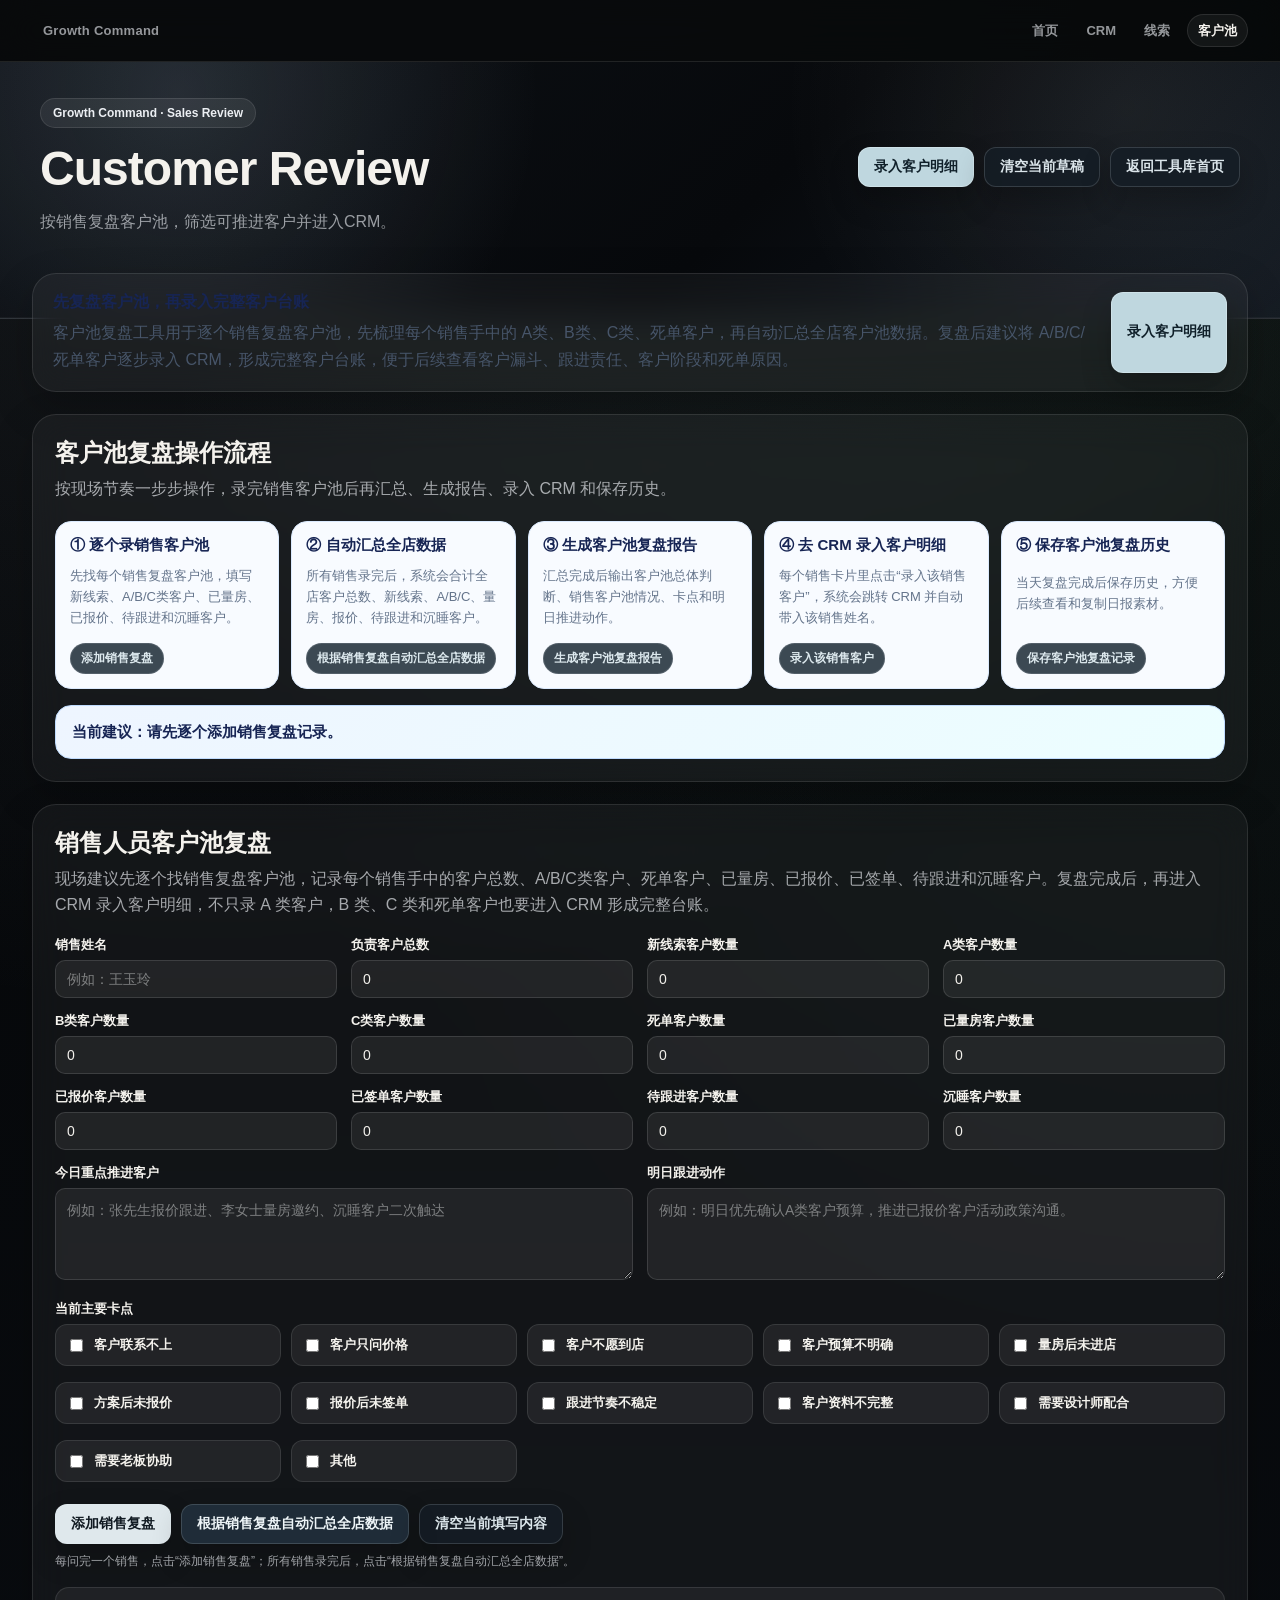
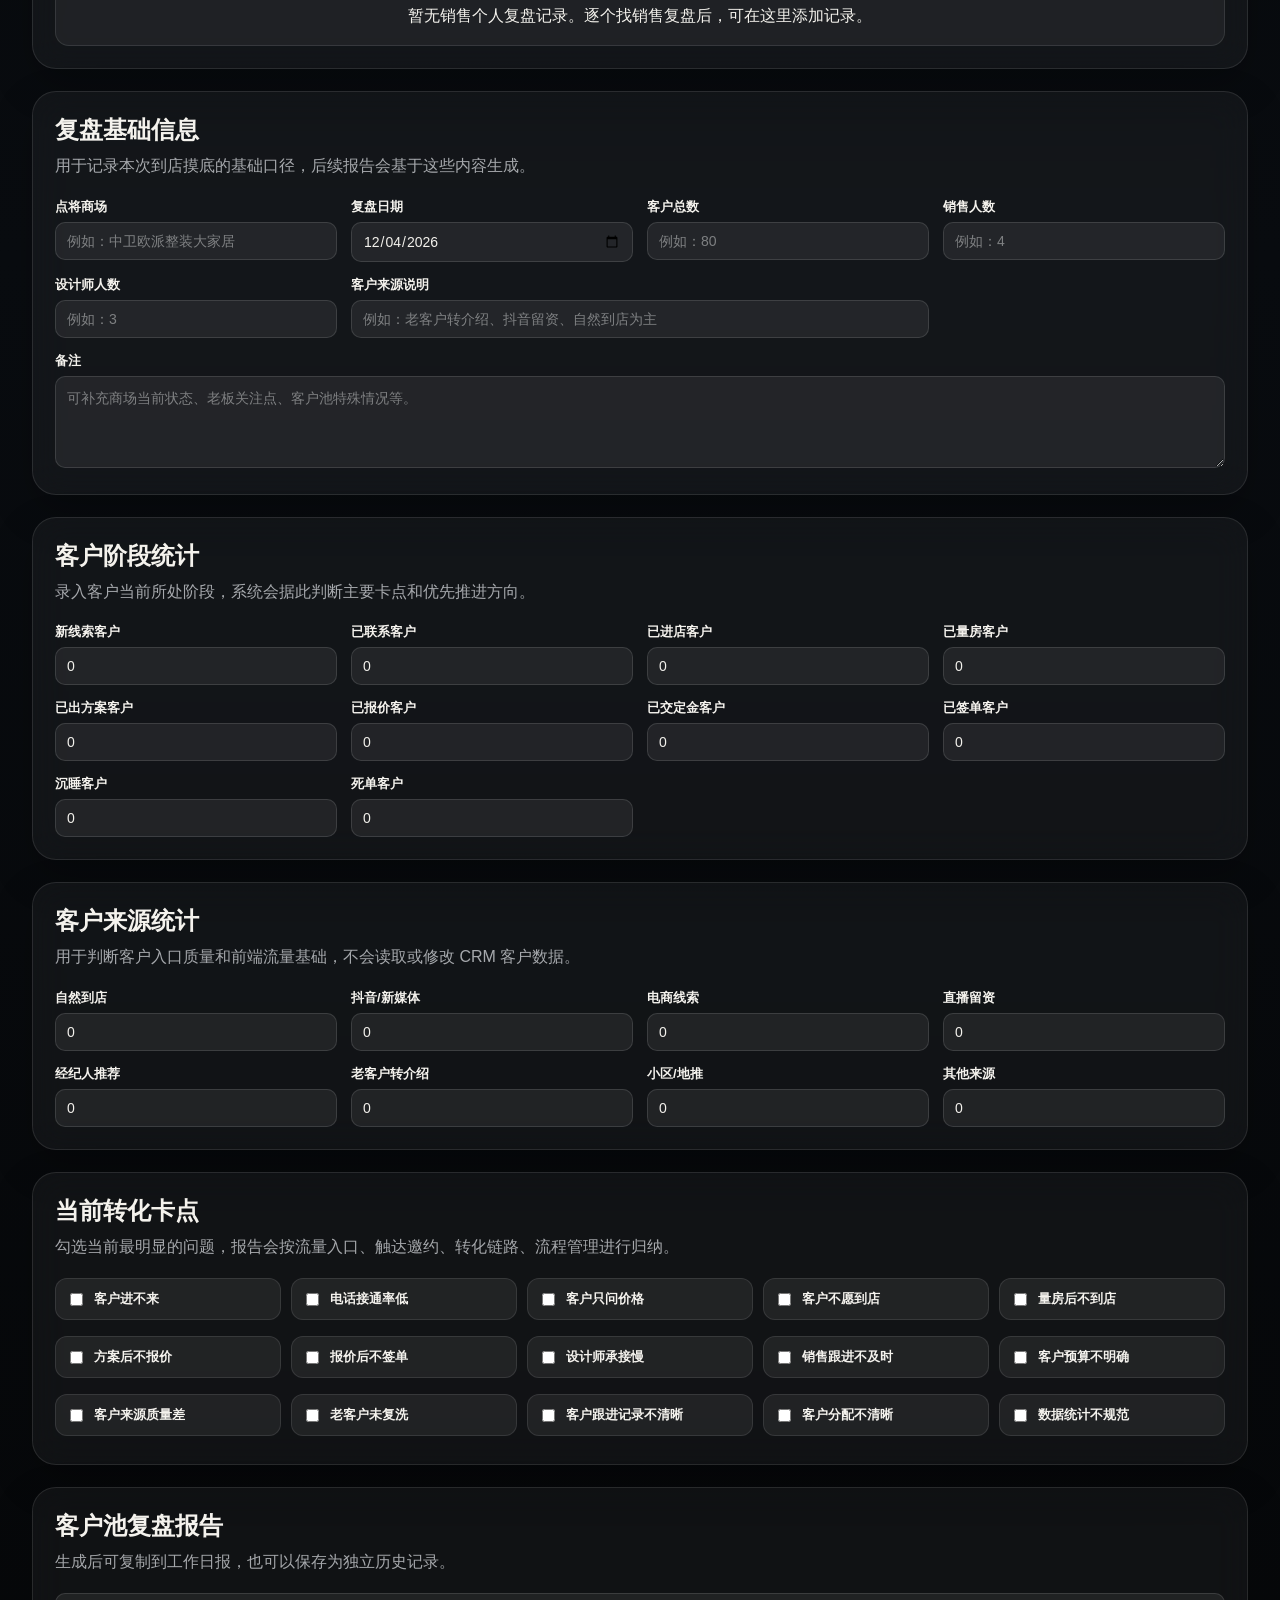
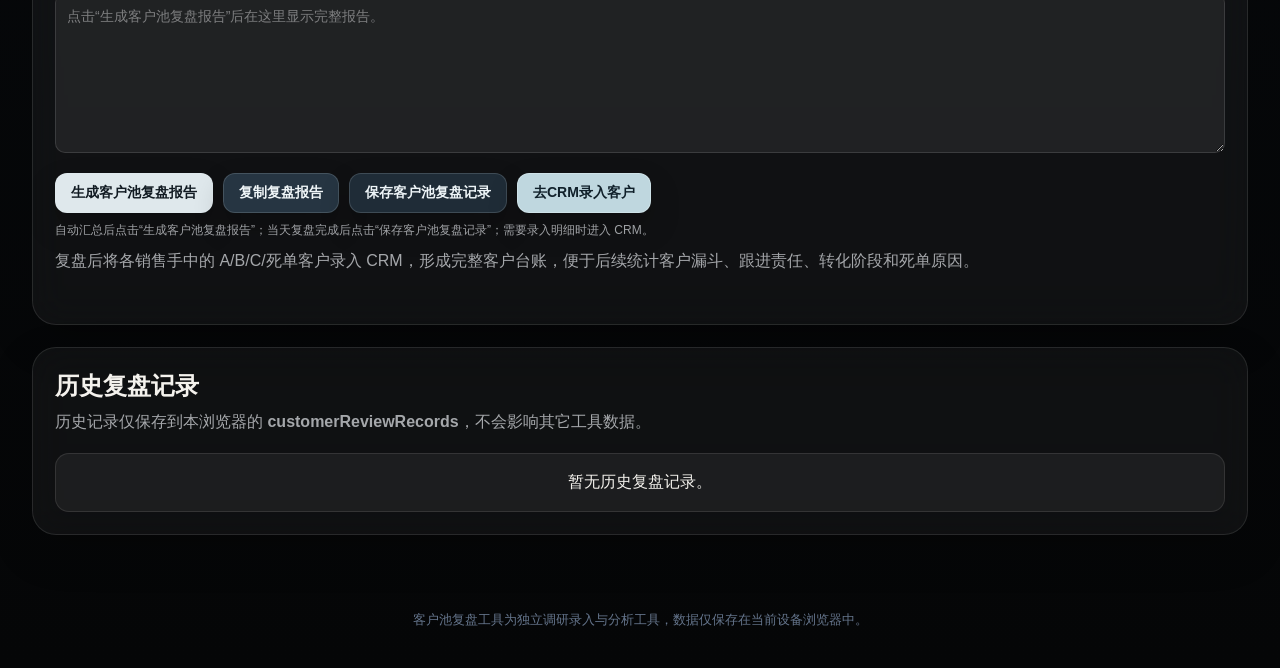
<file: zhongwei-delivery/customer-review.html>
<!DOCTYPE html>
<html lang="zh-CN">
<head>
  <meta charset="UTF-8" />
  <meta name="viewport" content="width=device-width, initial-scale=1.0" />
  <title>Customer Review | Growth Command</title>
  <style>
    :root {
      --bg: #eef3fb;
      --panel: #ffffff;
      --line: #dbe4f0;
      --text: #172033;
      --muted: #64748b;
      --brand: #4657f0;
      --blue: #2563eb;
      --green: #12945a;
      --red: #d04444;
      --teal: #0891b2;
      --amber: #d97706;
      --shadow: 0 18px 50px rgba(21, 34, 66, 0.09);
      --gradient-primary: linear-gradient(135deg, #3861ff 0%, #6757f5 52%, #08b6d8 100%);
      --gradient-dark: radial-gradient(circle at 18% 16%, rgba(77, 208, 255, 0.28), transparent 34%),
        radial-gradient(circle at 86% 8%, rgba(132, 92, 255, 0.34), transparent 30%),
        linear-gradient(135deg, #111827 0%, #172554 50%, #0f172a 100%);
    }

    * {
      box-sizing: border-box;
    }

    body {
      margin: 0;
      background:
        radial-gradient(circle at 8% 0%, rgba(70, 87, 240, 0.14), transparent 28%),
        radial-gradient(circle at 96% 12%, rgba(8, 182, 216, 0.13), transparent 30%),
        var(--bg);
      color: var(--text);
      font-family: -apple-system, BlinkMacSystemFont, "PingFang SC", "Microsoft YaHei", sans-serif;
    }

    header {
      background: var(--gradient-dark);
      color: #fff;
      overflow: hidden;
      padding: 36px 40px 82px;
      position: relative;
    }

    header::before {
      background:
        linear-gradient(rgba(255, 255, 255, 0.055) 1px, transparent 1px),
        linear-gradient(90deg, rgba(255, 255, 255, 0.055) 1px, transparent 1px);
      background-size: 42px 42px;
      content: "";
      inset: 0;
      opacity: 0.32;
      position: absolute;
    }

    .hero {
      align-items: center;
      display: grid;
      gap: 22px;
      grid-template-columns: minmax(260px, 1fr) auto;
      margin: 0 auto;
      max-width: 1280px;
      position: relative;
      z-index: 1;
    }

    .hero-actions {
      align-items: center;
      display: flex;
      flex-wrap: wrap;
      gap: 10px;
      justify-content: flex-end;
    }

    .eyebrow {
      background: rgba(255, 255, 255, 0.09);
      border: 1px solid rgba(255, 255, 255, 0.15);
      border-radius: 999px;
      color: #c7f1ff;
      display: inline-flex;
      font-size: 12px;
      font-weight: 800;
      margin-bottom: 14px;
      padding: 7px 12px;
    }

    h1,
    h2,
    h3,
    p {
      margin: 0;
    }

    h1 {
      font-size: clamp(32px, 4vw, 48px);
      letter-spacing: 0;
      line-height: 1.12;
    }

    .subtitle {
      color: #dbeafe;
      line-height: 1.75;
      margin-top: 12px;
      max-width: 780px;
    }

    main {
      margin: -46px auto 0;
      max-width: 1280px;
      padding: 0 32px 44px;
      position: relative;
      z-index: 2;
    }

    .card {
      background: rgba(255, 255, 255, 0.94);
      border: 1px solid rgba(219, 228, 240, 0.92);
      border-radius: 20px;
      box-shadow: var(--shadow);
      margin-bottom: 22px;
      padding: 22px;
      backdrop-filter: blur(10px);
    }

    .process-grid {
      display: grid;
      gap: 12px;
      grid-template-columns: repeat(5, minmax(0, 1fr));
    }

    .process-step {
      background: #f8fbff;
      border: 1px solid #dbeafe;
      border-radius: 16px;
      display: grid;
      gap: 9px;
      min-height: 168px;
      padding: 14px;
    }

    .process-step strong {
      color: #172554;
      font-size: 15px;
    }

    .process-step p {
      color: var(--muted);
      font-size: 13px;
      line-height: 1.6;
    }

    .process-action {
      align-self: end;
      background: #eef5ff;
      border: 1px solid #bfdbfe;
      border-radius: 999px;
      color: #1d4ed8;
      display: inline-flex;
      font-size: 12px;
      font-weight: 900;
      padding: 6px 10px;
      width: fit-content;
    }

    .next-step-box {
      background: linear-gradient(135deg, #eef5ff, #ecfeff);
      border: 1px solid #bfdbfe;
      border-radius: 16px;
      color: #172554;
      font-size: 15px;
      font-weight: 900;
      line-height: 1.6;
      margin-top: 16px;
      padding: 14px 16px;
    }

    .button-help {
      color: var(--muted);
      font-size: 12px;
      line-height: 1.6;
      margin-top: 8px;
    }

    .section-head {
      align-items: flex-start;
      display: flex;
      gap: 16px;
      justify-content: space-between;
      margin-bottom: 18px;
    }

    .section-note {
      color: var(--muted);
      line-height: 1.65;
      margin-top: 7px;
    }

    .form-grid {
      display: grid;
      gap: 14px;
      grid-template-columns: repeat(4, minmax(0, 1fr));
    }

    .wide {
      grid-column: span 2;
    }

    .full {
      grid-column: 1 / -1;
    }

    label {
      color: #344054;
      display: block;
      font-size: 13px;
      font-weight: 800;
      margin-bottom: 6px;
    }

    input,
    textarea {
      background: #fbfdff;
      border: 1px solid #d7e0ec;
      border-radius: 10px;
      color: var(--text);
      font: inherit;
      font-size: 14px;
      outline: none;
      padding: 10px 11px;
      width: 100%;
    }

    textarea {
      line-height: 1.65;
      min-height: 92px;
      resize: vertical;
    }

    input:focus,
    textarea:focus {
      background: #fff;
      border-color: var(--brand);
      box-shadow: 0 0 0 4px rgba(70, 87, 240, 0.13);
    }

    button,
    a.button-link {
      align-items: center;
      border: 0;
      border-radius: 10px;
      color: #fff;
      cursor: pointer;
      display: inline-flex;
      font: inherit;
      font-size: 14px;
      font-weight: 800;
      justify-content: center;
      min-height: 38px;
      padding: 9px 14px;
      text-decoration: none;
      transition: transform 0.16s ease, box-shadow 0.16s ease, filter 0.16s ease;
      white-space: nowrap;
    }

    button:hover,
    a.button-link:hover {
      filter: brightness(0.96);
      transform: translateY(-1px);
    }

    .btn-primary {
      background: var(--gradient-primary);
      box-shadow: 0 12px 26px rgba(70, 87, 240, 0.22);
    }

    .btn-blue {
      background: var(--blue);
    }

    .btn-green {
      background: var(--green);
    }

    .btn-red {
      background: #fff1f2;
      border: 1px solid #fecdd3;
      color: #be123c;
    }

    .btn-light {
      background: rgba(255, 255, 255, 0.98);
      border: 1px solid rgba(96, 165, 250, 0.75);
      color: #172554 !important;
      box-shadow: 0 12px 28px rgba(15, 23, 42, 0.2);
    }

    .btn-light:hover {
      background: #fff;
      border-color: rgba(37, 99, 235, 0.9);
      color: #0f172a !important;
      box-shadow: 0 16px 34px rgba(37, 99, 235, 0.28);
    }

    .btn-cyan {
      background: #ecfeff;
      border: 1px solid #67e8f9;
      color: #155e75 !important;
      box-shadow: 0 12px 26px rgba(8, 145, 178, 0.16);
    }

    .btn-cyan:hover {
      background: #cffafe;
      border-color: #22d3ee;
      color: #164e63 !important;
      box-shadow: 0 16px 32px rgba(8, 145, 178, 0.22);
    }

    .usage-notice {
      background:
        radial-gradient(circle at 94% 10%, rgba(8, 182, 216, 0.15), transparent 32%),
        linear-gradient(135deg, #f8fbff 0%, #eff6ff 58%, #ffffff 100%);
      border-color: rgba(96, 165, 250, 0.38);
      display: grid;
      gap: 14px;
      grid-template-columns: minmax(0, 1fr) auto;
      padding: 18px 20px;
    }

    .usage-notice strong {
      color: #172554;
      display: block;
      font-size: 16px;
      margin-bottom: 6px;
    }

    .usage-notice p {
      color: #475569;
      line-height: 1.7;
    }

    .button-row {
      display: flex;
      flex-wrap: wrap;
      gap: 10px;
      margin-top: 16px;
    }

    .check-grid {
      display: grid;
      gap: 10px;
      grid-template-columns: repeat(5, minmax(0, 1fr));
    }

    .check-card {
      align-items: center;
      background: #f8fbff;
      border: 1px solid #dbe6f5;
      border-radius: 12px;
      color: #22324d;
      cursor: pointer;
      display: flex;
      gap: 8px;
      font-size: 13px;
      font-weight: 750;
      min-height: 42px;
      padding: 10px;
      transition: border-color 0.16s ease, box-shadow 0.16s ease, transform 0.16s ease;
    }

    .check-card:hover {
      border-color: rgba(70, 87, 240, 0.42);
      box-shadow: 0 10px 20px rgba(21, 34, 66, 0.07);
      transform: translateY(-1px);
    }

    .check-card input {
      accent-color: var(--brand);
      flex: 0 0 auto;
      width: auto;
    }

    .report-output {
      min-height: 420px;
      white-space: pre-wrap;
    }

    .copy-tip {
      color: var(--green);
      font-size: 13px;
      font-weight: 800;
      margin-top: 10px;
      min-height: 18px;
    }

    .history-list {
      display: grid;
      gap: 12px;
    }

    .sales-review-list {
      display: grid;
      gap: 12px;
      margin-top: 16px;
    }

    .sales-review-item {
      background: #f8fbff;
      border: 1px solid #dbe6f5;
      border-radius: 14px;
      display: grid;
      gap: 12px;
      grid-template-columns: minmax(0, 1fr) auto;
      padding: 14px;
    }

    .sales-review-title {
      font-size: 16px;
      font-weight: 900;
      line-height: 1.45;
      margin-bottom: 8px;
    }

    .sales-review-meta {
      color: #475569;
      display: flex;
      flex-wrap: wrap;
      gap: 8px 12px;
      font-size: 13px;
      line-height: 1.55;
    }

    .sales-review-note {
      color: var(--muted);
      font-size: 13px;
      line-height: 1.65;
      margin-top: 8px;
    }

    .summary-grid {
      background: #f8fbff;
      border: 1px solid #dbe6f5;
      border-radius: 14px;
      display: grid;
      gap: 10px;
      grid-template-columns: repeat(5, minmax(0, 1fr));
      margin-top: 16px;
      padding: 14px;
    }

    .summary-item {
      background: #ffffff;
      border: 1px solid #e2e8f0;
      border-radius: 12px;
      padding: 10px;
    }

    .summary-item span {
      color: var(--muted);
      display: block;
      font-size: 12px;
      font-weight: 800;
      margin-bottom: 4px;
    }

    .summary-item strong {
      color: #172554;
      font-size: 18px;
      font-weight: 900;
    }

    .history-item {
      background: #f8fbff;
      border: 1px solid #dbe6f5;
      border-radius: 14px;
      display: grid;
      gap: 12px;
      grid-template-columns: minmax(0, 1fr) auto;
      padding: 14px;
    }

    .history-title {
      font-weight: 900;
      line-height: 1.45;
    }

    .history-meta {
      color: var(--muted);
      font-size: 13px;
      line-height: 1.6;
      margin-top: 4px;
    }

    .empty {
      background: #f8fbff;
      border: 1px dashed #cbd5e1;
      border-radius: 14px;
      color: var(--muted);
      padding: 18px;
      text-align: center;
    }

    footer {
      color: var(--muted);
      font-size: 13px;
      line-height: 1.7;
      margin: 8px auto 0;
      max-width: 1280px;
      padding: 0 32px 36px;
      text-align: center;
    }

    @media (max-width: 980px) {
      header {
        padding: 28px 20px 74px;
      }

      .hero {
        grid-template-columns: 1fr;
      }

      .hero-actions {
        justify-content: flex-start;
      }

      main,
      footer {
        padding-left: 16px;
        padding-right: 16px;
      }

      .form-grid {
        grid-template-columns: repeat(2, minmax(0, 1fr));
      }

      .check-grid {
        grid-template-columns: repeat(2, minmax(0, 1fr));
      }

      .summary-grid {
        grid-template-columns: repeat(2, minmax(0, 1fr));
      }

      .process-grid {
        grid-template-columns: repeat(2, minmax(0, 1fr));
      }

      .history-item {
        grid-template-columns: 1fr;
      }

      .sales-review-item {
        grid-template-columns: 1fr;
      }

      .usage-notice {
        grid-template-columns: 1fr;
      }
    }

    @media (max-width: 560px) {
      .form-grid,
      .check-grid,
      .process-grid {
        grid-template-columns: 1fr;
      }

      .summary-grid {
        grid-template-columns: 1fr;
      }

      .wide,
      .full {
        grid-column: auto;
      }

      .card {
        padding: 16px;
      }

      .section-head {
        display: block;
      }

      button,
      a.button-link {
        width: 100%;
      }

      .hero-actions {
        width: 100%;
      }
    }
  </style>
  <link rel="stylesheet" href="shared-ui.css" />
  <style>
    body.delivery-review-page {
      --review-action: #dfe8ec;
      --review-action-text: #111a22;
      --review-secondary: rgba(34, 48, 60, 0.92);
      --review-secondary-text: #edf4f7;
      --review-neutral: rgba(21, 30, 39, 0.82);
      --review-neutral-text: #dbe5ea;
      --review-crm: #bfd7df;
      --review-crm-text: #10202a;
      --review-danger-bg: rgba(76, 25, 31, 0.88);
      --review-danger-text: #ffd9dd;
      --review-button-border: rgba(224, 235, 240, 0.16);
      --review-button-shadow: 0 14px 30px rgba(0, 0, 0, 0.24);
    }

    body.delivery-review-page button,
    body.delivery-review-page a.button-link {
      border: 1px solid var(--review-button-border) !important;
      border-radius: 12px !important;
      box-shadow: var(--review-button-shadow) !important;
      font-weight: 850 !important;
      letter-spacing: 0 !important;
      min-height: 40px !important;
      padding: 9px 15px !important;
      transition: transform 180ms ease, box-shadow 180ms ease, border-color 180ms ease, background 180ms ease, color 180ms ease !important;
    }

    body.delivery-review-page button:hover,
    body.delivery-review-page a.button-link:hover {
      filter: none !important;
      transform: translateY(-1px) !important;
      border-color: rgba(224, 235, 240, 0.30) !important;
      box-shadow: 0 18px 38px rgba(0, 0, 0, 0.30) !important;
    }

    body.delivery-review-page .btn-primary,
    body.delivery-review-page #addSalesReviewBtn,
    body.delivery-review-page #generateReviewBtn {
      background: var(--review-action) !important;
      color: var(--review-action-text) !important;
    }

    body.delivery-review-page .btn-green,
    body.delivery-review-page #summarizeSalesReviewBtn,
    body.delivery-review-page #saveReviewBtn,
    body.delivery-review-page button[data-action="copy"] {
      background: var(--review-secondary) !important;
      color: var(--review-secondary-text) !important;
    }

    body.delivery-review-page .btn-blue,
    body.delivery-review-page #copyReviewBtn,
    body.delivery-review-page button[data-sales-action="edit"],
    body.delivery-review-page button[data-action="view"] {
      background: rgba(42, 58, 72, 0.92) !important;
      color: #f0f6f8 !important;
    }

    body.delivery-review-page .btn-cyan,
    body.delivery-review-page a.button-link.btn-cyan,
    body.delivery-review-page button[data-sales-action="crm"] {
      background: var(--review-crm) !important;
      color: var(--review-crm-text) !important;
      border-color: rgba(233, 245, 248, 0.34) !important;
    }

    body.delivery-review-page .btn-light,
    body.delivery-review-page #clearDraftBtn,
    body.delivery-review-page #clearSalesReviewBtn,
    body.delivery-review-page #cancelSalesEditBtn,
    body.delivery-review-page .return-home-btn {
      background: var(--review-neutral) !important;
      color: var(--review-neutral-text) !important;
    }

    body.delivery-review-page .btn-red,
    body.delivery-review-page button[data-sales-action="delete"],
    body.delivery-review-page button[data-action="delete"] {
      background: var(--review-danger-bg) !important;
      border-color: rgba(255, 190, 198, 0.22) !important;
      color: var(--review-danger-text) !important;
    }

    body.delivery-review-page .process-action {
      background: rgba(34, 48, 60, 0.88) !important;
      border-color: rgba(224, 235, 240, 0.14) !important;
      color: #dce8ed !important;
    }

    body.delivery-review-page .button-help {
      color: rgba(236, 239, 243, 0.66) !important;
    }

    body.delivery-review-page .sales-summary-title {
      color: #eef5f8 !important;
      font-size: 17px;
      font-weight: 900;
      margin-top: 18px;
    }

    body.delivery-review-page .summary-grid {
      background: rgba(10, 15, 20, 0.76) !important;
      border-color: rgba(224, 235, 240, 0.14) !important;
      box-shadow: inset 0 1px 0 rgba(255, 255, 255, 0.04), 0 16px 38px rgba(0, 0, 0, 0.24);
    }

    body.delivery-review-page .summary-item {
      background: rgba(24, 34, 43, 0.88) !important;
      border-color: rgba(224, 235, 240, 0.12) !important;
      box-shadow: none !important;
    }

    body.delivery-review-page .summary-item span {
      color: rgba(236, 239, 243, 0.66) !important;
    }

    body.delivery-review-page .summary-item strong {
      color: #f4f8fa !important;
      text-shadow: none !important;
    }

    @media (max-width: 560px) {
      body.delivery-review-page button,
      body.delivery-review-page a.button-link {
        justify-content: center !important;
        white-space: normal !important;
      }
    }
  </style>
</head>
<body class="delivery-review-page">
  <nav class="gc-shell" aria-label="Growth Command 功能导航">
    <div class="gc-nav">
      <a class="gc-brand" href="index.html">Growth Command</a>
      <div class="gc-nav-links">
        <a href="index.html">首页</a>
        <a href="crm.html">CRM</a>
        <a href="douyin-leads.html">线索</a>
        <a href="customer-review.html" class="is-active">客户池</a>
      </div>
    </div>
  </nav>
  <header>
    <div class="hero">
      <div>
        <span class="eyebrow">Growth Command · Sales Review</span>
        <h1>Customer Review</h1>
        <p class="subtitle">按销售复盘客户池，筛选可推进客户并进入CRM。</p>
      </div>
      <div class="hero-actions">
        <a class="button-link btn-cyan" href="crm.html">录入客户明细</a>
        <button class="btn-light" type="button" id="clearDraftBtn">清空当前草稿</button>
        <a class="button-link btn-light return-home-btn" href="index.html">返回工具库首页</a>
      </div>
    </div>
  </header>

  <main>
    <section class="card usage-notice">
      <div>
        <strong>先复盘客户池，再录入完整客户台账</strong>
        <p>客户池复盘工具用于逐个销售复盘客户池，先梳理每个销售手中的 A类、B类、C类、死单客户，再自动汇总全店客户池数据。复盘后建议将 A/B/C/死单客户逐步录入 CRM，形成完整客户台账，便于后续查看客户漏斗、跟进责任、客户阶段和死单原因。</p>
      </div>
      <a class="button-link btn-cyan" href="crm.html">录入客户明细</a>
    </section>

    <section class="card">
      <div class="section-head">
        <div>
          <h2>客户池复盘操作流程</h2>
          <p class="section-note">按现场节奏一步步操作，录完销售客户池后再汇总、生成报告、录入 CRM 和保存历史。</p>
        </div>
      </div>
      <div class="process-grid">
        <div class="process-step">
          <strong>① 逐个录销售客户池</strong>
          <p>先找每个销售复盘客户池，填写新线索、A/B/C类客户、已量房、已报价、待跟进和沉睡客户。</p>
          <span class="process-action">添加销售复盘</span>
        </div>
        <div class="process-step">
          <strong>② 自动汇总全店数据</strong>
          <p>所有销售录完后，系统会合计全店客户总数、新线索、A/B/C、量房、报价、待跟进和沉睡客户。</p>
          <span class="process-action">根据销售复盘自动汇总全店数据</span>
        </div>
        <div class="process-step">
          <strong>③ 生成客户池复盘报告</strong>
          <p>汇总完成后输出客户池总体判断、销售客户池情况、卡点和明日推进动作。</p>
          <span class="process-action">生成客户池复盘报告</span>
        </div>
        <div class="process-step">
          <strong>④ 去 CRM 录入客户明细</strong>
          <p>每个销售卡片里点击“录入该销售客户”，系统会跳转 CRM 并自动带入该销售姓名。</p>
          <span class="process-action">录入该销售客户</span>
        </div>
        <div class="process-step">
          <strong>⑤ 保存客户池复盘历史</strong>
          <p>当天复盘完成后保存历史，方便后续查看和复制日报素材。</p>
          <span class="process-action">保存客户池复盘记录</span>
        </div>
      </div>
      <div class="next-step-box" id="nextStepTip">当前建议：请先逐个添加销售复盘记录。</div>
    </section>

    <section class="card">
      <div class="section-head">
        <div>
          <h2>销售人员客户池复盘</h2>
          <p class="section-note">现场建议先逐个找销售复盘客户池，记录每个销售手中的客户总数、A/B/C类客户、死单客户、已量房、已报价、已签单、待跟进和沉睡客户。复盘完成后，再进入 CRM 录入客户明细，不只录 A 类客户，B 类、C 类和死单客户也要进入 CRM 形成完整台账。</p>
        </div>
      </div>
      <div class="form-grid">
        <div>
          <label for="salesName">销售姓名</label>
          <input id="salesName" type="text" list="salesNameList" placeholder="例如：王玉玲" />
          <datalist id="salesNameList"></datalist>
        </div>
        <div>
          <label for="salesTotal">负责客户总数</label>
          <input id="salesTotal" type="number" min="0" value="0" />
        </div>
        <div>
          <label for="salesNew">新线索客户数量</label>
          <input id="salesNew" type="number" min="0" value="0" />
        </div>
        <div>
          <label for="salesGradeA">A类客户数量</label>
          <input id="salesGradeA" type="number" min="0" value="0" />
        </div>
        <div>
          <label for="salesGradeB">B类客户数量</label>
          <input id="salesGradeB" type="number" min="0" value="0" />
        </div>
        <div>
          <label for="salesGradeC">C类客户数量</label>
          <input id="salesGradeC" type="number" min="0" value="0" />
        </div>
        <div>
          <label for="salesDead">死单客户数量</label>
          <input id="salesDead" type="number" min="0" value="0" />
        </div>
        <div>
          <label for="salesMeasured">已量房客户数量</label>
          <input id="salesMeasured" type="number" min="0" value="0" />
        </div>
        <div>
          <label for="salesQuoted">已报价客户数量</label>
          <input id="salesQuoted" type="number" min="0" value="0" />
        </div>
        <div>
          <label for="salesSigned">已签单客户数量</label>
          <input id="salesSigned" type="number" min="0" value="0" />
        </div>
        <div>
          <label for="salesNeedFollow">待跟进客户数量</label>
          <input id="salesNeedFollow" type="number" min="0" value="0" />
        </div>
        <div>
          <label for="salesSleeping">沉睡客户数量</label>
          <input id="salesSleeping" type="number" min="0" value="0" />
        </div>
        <div class="wide">
          <label for="salesKeyCustomers">今日重点推进客户</label>
          <textarea id="salesKeyCustomers" placeholder="例如：张先生报价跟进、李女士量房邀约、沉睡客户二次触达"></textarea>
        </div>
        <div class="wide">
          <label for="salesTomorrowAction">明日跟进动作</label>
          <textarea id="salesTomorrowAction" placeholder="例如：明日优先确认A类客户预算，推进已报价客户活动政策沟通。"></textarea>
        </div>
      </div>
      <div style="margin-top:16px;">
        <label>当前主要卡点</label>
        <div class="check-grid" id="salesBottleneckChecks"></div>
      </div>
      <div class="button-row">
        <button class="btn-primary" type="button" id="addSalesReviewBtn">添加销售复盘</button>
        <button class="btn-green" type="button" id="summarizeSalesReviewBtn">根据销售复盘自动汇总全店数据</button>
        <button class="btn-light" type="button" id="clearSalesReviewBtn">清空当前填写内容</button>
        <button class="btn-light" type="button" id="cancelSalesEditBtn" style="display:none;">取消编辑</button>
      </div>
      <p class="button-help">每问完一个销售，点击“添加销售复盘”；所有销售录完后，点击“根据销售复盘自动汇总全店数据”。</p>
      <div class="sales-review-list" id="salesReviewList"></div>
      <div id="salesSummaryResult"></div>
    </section>

    <section class="card">
      <div class="section-head">
        <div>
          <h2>复盘基础信息</h2>
          <p class="section-note">用于记录本次到店摸底的基础口径，后续报告会基于这些内容生成。</p>
        </div>
      </div>
      <div class="form-grid">
        <div>
          <label for="reviewMall">点将商场</label>
          <input id="reviewMall" type="text" placeholder="例如：中卫欧派整装大家居" />
        </div>
        <div>
          <label for="reviewDate">复盘日期</label>
          <input id="reviewDate" type="date" />
        </div>
        <div>
          <label for="totalCustomers">客户总数</label>
          <input id="totalCustomers" type="number" min="0" placeholder="例如：80" />
        </div>
        <div>
          <label for="salesCount">销售人数</label>
          <input id="salesCount" type="number" min="0" placeholder="例如：4" />
        </div>
        <div>
          <label for="designerCount">设计师人数</label>
          <input id="designerCount" type="number" min="0" placeholder="例如：3" />
        </div>
        <div class="wide">
          <label for="sourceNote">客户来源说明</label>
          <input id="sourceNote" type="text" placeholder="例如：老客户转介绍、抖音留资、自然到店为主" />
        </div>
        <div class="full">
          <label for="reviewNote">备注</label>
          <textarea id="reviewNote" placeholder="可补充商场当前状态、老板关注点、客户池特殊情况等。"></textarea>
        </div>
      </div>
    </section>

    <section class="card">
      <div class="section-head">
        <div>
          <h2>客户阶段统计</h2>
          <p class="section-note">录入客户当前所处阶段，系统会据此判断主要卡点和优先推进方向。</p>
        </div>
      </div>
      <div class="form-grid">
        <div><label for="stageNew">新线索客户</label><input id="stageNew" type="number" min="0" value="0" /></div>
        <div><label for="stageContacted">已联系客户</label><input id="stageContacted" type="number" min="0" value="0" /></div>
        <div><label for="stageVisited">已进店客户</label><input id="stageVisited" type="number" min="0" value="0" /></div>
        <div><label for="stageMeasured">已量房客户</label><input id="stageMeasured" type="number" min="0" value="0" /></div>
        <div><label for="stagePlan">已出方案客户</label><input id="stagePlan" type="number" min="0" value="0" /></div>
        <div><label for="stageQuoted">已报价客户</label><input id="stageQuoted" type="number" min="0" value="0" /></div>
        <div><label for="stageDeposit">已交定金客户</label><input id="stageDeposit" type="number" min="0" value="0" /></div>
        <div><label for="stageSigned">已签单客户</label><input id="stageSigned" type="number" min="0" value="0" /></div>
        <div><label for="stageSleeping">沉睡客户</label><input id="stageSleeping" type="number" min="0" value="0" /></div>
        <div><label for="stageLost">死单客户</label><input id="stageLost" type="number" min="0" value="0" /></div>
      </div>
    </section>

    <section class="card">
      <div class="section-head">
        <div>
          <h2>客户来源统计</h2>
          <p class="section-note">用于判断客户入口质量和前端流量基础，不会读取或修改 CRM 客户数据。</p>
        </div>
      </div>
      <div class="form-grid">
        <div><label for="sourceWalkIn">自然到店</label><input id="sourceWalkIn" type="number" min="0" value="0" /></div>
        <div><label for="sourceDouyin">抖音/新媒体</label><input id="sourceDouyin" type="number" min="0" value="0" /></div>
        <div><label for="sourceEcom">电商线索</label><input id="sourceEcom" type="number" min="0" value="0" /></div>
        <div><label for="sourceLive">直播留资</label><input id="sourceLive" type="number" min="0" value="0" /></div>
        <div><label for="sourceAgent">经纪人推荐</label><input id="sourceAgent" type="number" min="0" value="0" /></div>
        <div><label for="sourceReferral">老客户转介绍</label><input id="sourceReferral" type="number" min="0" value="0" /></div>
        <div><label for="sourceCommunity">小区/地推</label><input id="sourceCommunity" type="number" min="0" value="0" /></div>
        <div><label for="sourceOther">其他来源</label><input id="sourceOther" type="number" min="0" value="0" /></div>
      </div>
    </section>

    <section class="card">
      <div class="section-head">
        <div>
          <h2>当前转化卡点</h2>
          <p class="section-note">勾选当前最明显的问题，报告会按流量入口、触达邀约、转化链路、流程管理进行归纳。</p>
        </div>
      </div>
      <div class="check-grid" id="bottleneckChecks"></div>
    </section>

    <section class="card">
      <div class="section-head">
        <div>
          <h2>客户池复盘报告</h2>
          <p class="section-note">生成后可复制到工作日报，也可以保存为独立历史记录。</p>
        </div>
      </div>
      <textarea id="reviewReportOutput" class="report-output" readonly placeholder="点击“生成客户池复盘报告”后在这里显示完整报告。"></textarea>
      <div class="button-row">
        <button class="btn-primary" type="button" id="generateReviewBtn">生成客户池复盘报告</button>
        <button class="btn-blue" type="button" id="copyReviewBtn">复制复盘报告</button>
        <button class="btn-green" type="button" id="saveReviewBtn">保存客户池复盘记录</button>
        <a class="button-link btn-cyan" href="crm.html">去CRM录入客户</a>
      </div>
      <p class="button-help">自动汇总后点击“生成客户池复盘报告”；当天复盘完成后点击“保存客户池复盘记录”；需要录入明细时进入 CRM。</p>
      <p class="section-note">复盘后将各销售手中的 A/B/C/死单客户录入 CRM，形成完整客户台账，便于后续统计客户漏斗、跟进责任、转化阶段和死单原因。</p>
      <div class="copy-tip" id="reviewTip"></div>
    </section>

    <section class="card">
      <div class="section-head">
        <div>
          <h2>历史复盘记录</h2>
          <p class="section-note">历史记录仅保存到本浏览器的 <strong>customerReviewRecords</strong>，不会影响其它工具数据。</p>
        </div>
      </div>
      <div class="history-list" id="historyList"></div>
    </section>
  </main>

  <footer>
    客户池复盘工具为独立调研录入与分析工具，数据仅保存在当前设备浏览器中。
  </footer>

  <script>
    const STORAGE_KEY = "customerReviewRecords";
    const DRAFT_KEY = "customerReviewDraft";
    const ZHONGWEI_SALES = ["王玉玲", "李瑞兰", "朱丽", "折秀萍", "王淑慧", "詹莉君"];
    const bottleneckOptions = [
      "客户进不来",
      "电话接通率低",
      "客户只问价格",
      "客户不愿到店",
      "量房后不到店",
      "方案后不报价",
      "报价后不签单",
      "设计师承接慢",
      "销售跟进不及时",
      "客户预算不明确",
      "客户来源质量差",
      "老客户未复洗",
      "客户跟进记录不清晰",
      "客户分配不清晰",
      "数据统计不规范"
    ];

    const salesBottleneckOptions = [
      "客户联系不上",
      "客户只问价格",
      "客户不愿到店",
      "客户预算不明确",
      "量房后未进店",
      "方案后未报价",
      "报价后未签单",
      "跟进节奏不稳定",
      "客户资料不完整",
      "需要设计师配合",
      "需要老板协助",
      "其他"
    ];

    let salesReviewItems = [];
    let salesReviewSummary = null;
    let editingSalesReviewId = "";
    let reviewSavedInSession = false;

    const stageLabels = {
      new: "新线索客户",
      contacted: "已联系客户",
      visited: "已进店客户",
      measured: "已量房客户",
      plan: "已出方案客户",
      quoted: "已报价客户",
      deposit: "已交定金客户",
      signed: "已签单客户",
      sleeping: "沉睡客户",
      lost: "死单客户"
    };

    const sourceLabels = {
      walkIn: "自然到店",
      douyin: "抖音/新媒体",
      ecom: "电商线索",
      live: "直播留资",
      agent: "经纪人推荐",
      referral: "老客户转介绍",
      community: "小区/地推",
      other: "其他来源"
    };

    function el(id) {
      return document.getElementById(id);
    }

    function today() {
      const d = new Date();
      const year = d.getFullYear();
      const month = String(d.getMonth() + 1).padStart(2, "0");
      const day = String(d.getDate()).padStart(2, "0");
      return `${year}-${month}-${day}`;
    }

    function getValue(id) {
      return (el(id).value || "").trim();
    }

    function setValue(id, value) {
      el(id).value = value;
    }

    function getNumber(id) {
      const value = Number(getValue(id));
      return Number.isFinite(value) && value > 0 ? value : 0;
    }

    function formatDateTime(value) {
      const date = new Date(value);
      if (Number.isNaN(date.getTime())) return value || "";
      return date.toLocaleString("zh-CN", { hour12: false });
    }

    function escapeHtml(text) {
      return String(text || "")
        .replace(/&/g, "&amp;")
        .replace(/</g, "&lt;")
        .replace(/>/g, "&gt;")
        .replace(/"/g, "&quot;")
        .replace(/'/g, "&#39;");
    }

    function showTip(message) {
      el("reviewTip").textContent = message;
      if (message) {
        window.setTimeout(() => {
          if (el("reviewTip").textContent === message) el("reviewTip").textContent = "";
        }, 2200);
      }
    }

    function updateNextStepTip() {
      const tip = el("nextStepTip");
      if (!tip) return;

      let message = "当前建议：请先逐个添加销售复盘记录。";

      if (reviewSavedInSession) {
        message = "当前建议：今日客户池复盘已保存，可继续去 CRM 录入客户明细或开始下一位销售客户整理。";
      } else if ((el("reviewReportOutput").value || "").trim()) {
        message = "当前建议：复盘报告已生成，建议点击“保存客户池复盘记录”。";
      } else if (salesReviewSummary) {
        message = "当前建议：全店数据已汇总，建议点击“生成客户池复盘报告”。";
      } else if (salesReviewItems.length) {
        message = "当前建议：销售复盘已添加，建议点击“根据销售复盘自动汇总全店数据”。";
      }

      tip.textContent = message;
    }

    function loadRecords() {
      try {
        return JSON.parse(localStorage.getItem(STORAGE_KEY) || "[]");
      } catch (error) {
        return [];
      }
    }

    function saveRecords(records) {
      localStorage.setItem(STORAGE_KEY, JSON.stringify(records));
    }

    function collectDraft() {
      return {
        updatedAt: new Date().toISOString(),
        baseInfo: collectBaseInfo(),
        stageStats: collectStageStats(),
        sourceStats: collectSourceStats(),
        bottlenecks: getCheckedBottlenecks(),
        salesReviews: salesReviewItems.map((item) => ({ ...item })),
        salesReviewSummary: salesReviewSummary ? { ...salesReviewSummary } : null,
        report: el("reviewReportOutput").value || ""
      };
    }

    function saveDraft() {
      localStorage.setItem(DRAFT_KEY, JSON.stringify(collectDraft()));
    }

    function loadDraft() {
      try {
        return JSON.parse(localStorage.getItem(DRAFT_KEY) || "null");
      } catch (error) {
        return null;
      }
    }

    function setCheckedByValues(name, values = []) {
      const selected = new Set(values);
      document.querySelectorAll(`input[name="${name}"]`).forEach((item) => {
        item.checked = selected.has(item.value);
      });
    }

    function restoreDraft() {
      const draft = loadDraft();
      if (!draft) return false;

      const baseInfo = draft.baseInfo || {};
      const stageStats = draft.stageStats || {};
      const sourceStats = draft.sourceStats || {};

      setValue("reviewMall", baseInfo.mall || "");
      setValue("reviewDate", baseInfo.reviewDate || today());
      setValue("totalCustomers", baseInfo.totalCustomers ? String(baseInfo.totalCustomers) : "");
      setValue("salesCount", baseInfo.salesCount ? String(baseInfo.salesCount) : "");
      setValue("designerCount", baseInfo.designerCount ? String(baseInfo.designerCount) : "");
      setValue("sourceNote", baseInfo.sourceNote || "");
      setValue("reviewNote", baseInfo.note || "");

      setValue("stageNew", String(stageStats.new || 0));
      setValue("stageContacted", String(stageStats.contacted || 0));
      setValue("stageVisited", String(stageStats.visited || 0));
      setValue("stageMeasured", String(stageStats.measured || 0));
      setValue("stagePlan", String(stageStats.plan || 0));
      setValue("stageQuoted", String(stageStats.quoted || 0));
      setValue("stageDeposit", String(stageStats.deposit || 0));
      setValue("stageSigned", String(stageStats.signed || 0));
      setValue("stageSleeping", String(stageStats.sleeping || 0));
      setValue("stageLost", String(stageStats.lost || 0));

      setValue("sourceWalkIn", String(sourceStats.walkIn || 0));
      setValue("sourceDouyin", String(sourceStats.douyin || 0));
      setValue("sourceEcom", String(sourceStats.ecom || 0));
      setValue("sourceLive", String(sourceStats.live || 0));
      setValue("sourceAgent", String(sourceStats.agent || 0));
      setValue("sourceReferral", String(sourceStats.referral || 0));
      setValue("sourceCommunity", String(sourceStats.community || 0));
      setValue("sourceOther", String(sourceStats.other || 0));

      setCheckedByValues("bottleneck", draft.bottlenecks || []);
      salesReviewItems = Array.isArray(draft.salesReviews) ? draft.salesReviews.map((item) => ({ ...item })) : [];
      salesReviewSummary = draft.salesReviewSummary ? { ...draft.salesReviewSummary } : null;
      el("reviewReportOutput").value = draft.report || "";
      renderSalesReviewList();
      renderSalesSummaryResult();
      reviewSavedInSession = false;
      updateNextStepTip();
      showTip("已恢复上次未保存的客户池复盘草稿。");
      return true;
    }

    function clearDraft() {
      if (!confirm("确认清空当前客户池复盘草稿吗？此操作不会删除已保存的历史记录。")) return;
      localStorage.removeItem(DRAFT_KEY);
      [
        "reviewMall",
        "totalCustomers",
        "salesCount",
        "designerCount",
        "sourceNote",
        "reviewNote"
      ].forEach((id) => setValue(id, ""));
      setValue("reviewDate", today());
      Object.keys(stageLabels).forEach((key) => {
        const idMap = {
          new: "stageNew",
          contacted: "stageContacted",
          visited: "stageVisited",
          measured: "stageMeasured",
          plan: "stagePlan",
          quoted: "stageQuoted",
          deposit: "stageDeposit",
          signed: "stageSigned",
          sleeping: "stageSleeping",
          lost: "stageLost"
        };
        setValue(idMap[key], "0");
      });
      Object.keys(sourceLabels).forEach((key) => {
        const idMap = {
          walkIn: "sourceWalkIn",
          douyin: "sourceDouyin",
          ecom: "sourceEcom",
          live: "sourceLive",
          agent: "sourceAgent",
          referral: "sourceReferral",
          community: "sourceCommunity",
          other: "sourceOther"
        };
        setValue(idMap[key], "0");
      });
      document.querySelectorAll('input[name="bottleneck"]').forEach((item) => {
        item.checked = false;
      });
      salesReviewItems = [];
      salesReviewSummary = null;
      clearSalesReviewForm();
      setSalesReviewEditMode("");
      renderSalesReviewList();
      renderSalesSummaryResult();
      el("reviewReportOutput").value = "";
      reviewSavedInSession = false;
      updateNextStepTip();
      showTip("当前客户池复盘草稿已清空。");
    }

    function bindDraftAutosave() {
      [
        "reviewMall",
        "reviewDate",
        "totalCustomers",
        "salesCount",
        "designerCount",
        "sourceNote",
        "reviewNote",
        "stageNew",
        "stageContacted",
        "stageVisited",
        "stageMeasured",
        "stagePlan",
        "stageQuoted",
        "stageDeposit",
        "stageSigned",
        "stageSleeping",
        "stageLost",
        "sourceWalkIn",
        "sourceDouyin",
        "sourceEcom",
        "sourceLive",
        "sourceAgent",
        "sourceReferral",
        "sourceCommunity",
        "sourceOther"
      ].forEach((id) => {
        el(id).addEventListener("input", saveDraft);
        el(id).addEventListener("change", saveDraft);
      });

      document.querySelectorAll('input[name="bottleneck"]').forEach((item) => {
        item.addEventListener("change", saveDraft);
      });

      document.querySelectorAll('a[href="crm.html"]').forEach((link) => {
        link.addEventListener("click", saveDraft);
      });
    }

    function renderBottleneckChecks() {
      el("bottleneckChecks").innerHTML = bottleneckOptions.map((item) => `
        <label class="check-card">
          <input type="checkbox" name="bottleneck" value="${escapeHtml(item)}" />
          <span>${escapeHtml(item)}</span>
        </label>
      `).join("");
    }

    function renderSalesBottleneckChecks() {
      el("salesBottleneckChecks").innerHTML = salesBottleneckOptions.map((item) => `
        <label class="check-card">
          <input type="checkbox" name="salesBottleneck" value="${escapeHtml(item)}" />
          <span>${escapeHtml(item)}</span>
        </label>
      `).join("");
    }

    function renderSalesNameList() {
      el("salesNameList").innerHTML = ZHONGWEI_SALES.map((name) => `<option value="${escapeHtml(name)}"></option>`).join("");
    }

    function getCheckedBottlenecks() {
      return Array.from(document.querySelectorAll('input[name="bottleneck"]:checked')).map((item) => item.value);
    }

    function getCheckedSalesBottlenecks() {
      return Array.from(document.querySelectorAll('input[name="salesBottleneck"]:checked')).map((item) => item.value);
    }

    function collectBaseInfo() {
      return {
        mall: getValue("reviewMall"),
        reviewDate: getValue("reviewDate"),
        totalCustomers: getNumber("totalCustomers"),
        salesCount: getNumber("salesCount"),
        designerCount: getNumber("designerCount"),
        sourceNote: getValue("sourceNote"),
        note: getValue("reviewNote")
      };
    }

    function collectStageStats() {
      return {
        new: getNumber("stageNew"),
        contacted: getNumber("stageContacted"),
        visited: getNumber("stageVisited"),
        measured: getNumber("stageMeasured"),
        plan: getNumber("stagePlan"),
        quoted: getNumber("stageQuoted"),
        deposit: getNumber("stageDeposit"),
        signed: getNumber("stageSigned"),
        sleeping: getNumber("stageSleeping"),
        lost: getNumber("stageLost")
      };
    }

    function collectSourceStats() {
      return {
        walkIn: getNumber("sourceWalkIn"),
        douyin: getNumber("sourceDouyin"),
        ecom: getNumber("sourceEcom"),
        live: getNumber("sourceLive"),
        agent: getNumber("sourceAgent"),
        referral: getNumber("sourceReferral"),
        community: getNumber("sourceCommunity"),
        other: getNumber("sourceOther")
      };
    }

    function collectSalesReviewForm() {
      return {
        id: `${Date.now()}-${Math.random().toString(16).slice(2)}`,
        salesName: getValue("salesName"),
        totalCustomers: getNumber("salesTotal"),
        newCustomers: getNumber("salesNew"),
        gradeA: getNumber("salesGradeA"),
        gradeB: getNumber("salesGradeB"),
        gradeC: getNumber("salesGradeC"),
        dead: getNumber("salesDead"),
        measured: getNumber("salesMeasured"),
        quoted: getNumber("salesQuoted"),
        signed: getNumber("salesSigned"),
        needFollow: getNumber("salesNeedFollow"),
        sleeping: getNumber("salesSleeping"),
        keyCustomers: getValue("salesKeyCustomers"),
        bottlenecks: getCheckedSalesBottlenecks(),
        tomorrowAction: getValue("salesTomorrowAction")
      };
    }

    function clearSalesReviewForm() {
      [
        "salesName",
        "salesTotal",
        "salesNew",
        "salesGradeA",
        "salesGradeB",
        "salesGradeC",
        "salesDead",
        "salesMeasured",
        "salesQuoted",
        "salesSigned",
        "salesNeedFollow",
        "salesSleeping",
        "salesKeyCustomers",
        "salesTomorrowAction"
      ].forEach((id) => {
        if (el(id).type === "number") {
          el(id).value = "0";
        } else {
          el(id).value = "";
        }
      });
      document.querySelectorAll('input[name="salesBottleneck"]').forEach((item) => {
        item.checked = false;
      });
    }

    function renderSalesReviewList() {
      if (!salesReviewItems.length) {
        el("salesReviewList").innerHTML = '<div class="empty">暂无销售个人复盘记录。逐个找销售复盘后，可在这里添加记录。</div>';
        return;
      }

      el("salesReviewList").innerHTML = salesReviewItems.map((item) => `
        <article class="sales-review-item">
          <div>
            <div class="sales-review-title">${escapeHtml(item.salesName || "未填写销售姓名")}</div>
            <div class="sales-review-meta">
              <span>客户总数：${item.totalCustomers}组</span>
              <span>新线索：${item.newCustomers || 0}组</span>
              <span>A/B/C：${item.gradeA}/${item.gradeB}/${item.gradeC}组</span>
              <span>死单：${item.dead || 0}组</span>
              <span>已量房：${item.measured}组</span>
              <span>已报价：${item.quoted}组</span>
              <span>已签单：${item.signed}组</span>
              <span>待跟进：${item.needFollow}组</span>
              <span>沉睡：${item.sleeping}组</span>
            </div>
            <div class="sales-review-note">当前卡点：${escapeHtml(item.bottlenecks.length ? item.bottlenecks.join("、") : "未勾选")}</div>
            <div class="sales-review-note">今日重点推进客户：${escapeHtml(item.keyCustomers || "未填写")}</div>
            <div class="sales-review-note">明日跟进动作：${escapeHtml(item.tomorrowAction || "未填写")}</div>
          </div>
          <div class="button-row" style="margin-top: 0;">
            <button class="btn-blue" type="button" data-sales-action="edit" data-id="${escapeHtml(item.id)}">编辑</button>
            <button class="btn-cyan" type="button" data-sales-action="crm" data-id="${escapeHtml(item.id)}" title="进入 CRM 录入该销售负责的具体客户明细">录入该销售客户</button>
            <button class="btn-red" type="button" data-sales-action="delete" data-id="${escapeHtml(item.id)}">删除</button>
          </div>
        </article>
      `).join("");
    }

    function setSalesReviewEditMode(id = "") {
      editingSalesReviewId = id;
      el("addSalesReviewBtn").textContent = id ? "保存销售复盘修改" : "添加销售复盘";
      el("cancelSalesEditBtn").style.display = id ? "inline-flex" : "none";
    }

    function setSalesReviewForm(item) {
      setValue("salesName", item.salesName || "");
      setValue("salesTotal", String(item.totalCustomers || 0));
      setValue("salesNew", String(item.newCustomers || 0));
      setValue("salesGradeA", String(item.gradeA || 0));
      setValue("salesGradeB", String(item.gradeB || 0));
      setValue("salesGradeC", String(item.gradeC || 0));
      setValue("salesDead", String(item.dead || 0));
      setValue("salesMeasured", String(item.measured || 0));
      setValue("salesQuoted", String(item.quoted || 0));
      setValue("salesSigned", String(item.signed || 0));
      setValue("salesNeedFollow", String(item.needFollow || 0));
      setValue("salesSleeping", String(item.sleeping || 0));
      setValue("salesKeyCustomers", item.keyCustomers || "");
      setValue("salesTomorrowAction", item.tomorrowAction || "");
      document.querySelectorAll('input[name="salesBottleneck"]').forEach((checkbox) => {
        checkbox.checked = Array.isArray(item.bottlenecks) && item.bottlenecks.includes(checkbox.value);
      });
    }

    function editSalesReview(id) {
      const item = salesReviewItems.find((record) => record.id === id);
      if (!item) return;
      setSalesReviewForm(item);
      setSalesReviewEditMode(id);
      el("salesName").focus();
      showTip("已进入销售复盘编辑状态。");
    }

    function buildSalesSummary(records) {
      return records.reduce((summary, item) => {
        summary.salesCount += 1;
        summary.totalCustomers += item.totalCustomers;
        summary.newCustomers += item.newCustomers || 0;
        summary.gradeA += item.gradeA;
        summary.gradeB += item.gradeB;
        summary.gradeC += item.gradeC;
        summary.dead += item.dead || 0;
        summary.measured += item.measured;
        summary.quoted += item.quoted;
        summary.signed += item.signed;
        summary.needFollow += item.needFollow;
        summary.sleeping += item.sleeping;
        return summary;
      }, {
        salesCount: 0,
        totalCustomers: 0,
        newCustomers: 0,
        gradeA: 0,
        gradeB: 0,
        gradeC: 0,
        dead: 0,
        measured: 0,
        quoted: 0,
        signed: 0,
        needFollow: 0,
        sleeping: 0
      });
    }

    function renderSalesSummaryResult() {
      if (!salesReviewSummary) {
        el("salesSummaryResult").innerHTML = "";
        return;
      }

      const items = [
        ["销售人数", `${salesReviewSummary.salesCount}人`],
        ["客户总数", `${salesReviewSummary.totalCustomers}组`],
        ["新线索客户", `${salesReviewSummary.newCustomers || 0}组`],
        ["A类客户", `${salesReviewSummary.gradeA}组`],
        ["B类客户", `${salesReviewSummary.gradeB}组`],
        ["C类客户", `${salesReviewSummary.gradeC}组`],
        ["死单客户", `${salesReviewSummary.dead || 0}组`],
        ["已量房客户", `${salesReviewSummary.measured}组`],
        ["已报价客户", `${salesReviewSummary.quoted}组`],
        ["已签单客户", `${salesReviewSummary.signed}组`],
        ["待跟进客户", `${salesReviewSummary.needFollow}组`],
        ["沉睡客户", `${salesReviewSummary.sleeping}组`]
      ];

      el("salesSummaryResult").innerHTML = `
        <div class="section-note sales-summary-title">销售复盘汇总结果</div>
        <div class="summary-grid">
          ${items.map(([label, value]) => `
            <div class="summary-item">
              <strong>${escapeHtml(label)}：${escapeHtml(value)}</strong>
            </div>
          `).join("")}
        </div>
      `;
    }

    function summarizeSalesReviews() {
      if (!salesReviewItems.length) {
        alert("请先添加至少一条销售复盘记录。");
        return;
      }

      salesReviewSummary = buildSalesSummary(salesReviewItems);
      setValue("totalCustomers", String(salesReviewSummary.totalCustomers));
      setValue("salesCount", String(salesReviewSummary.salesCount));
      setValue("stageNew", String(salesReviewSummary.newCustomers || 0));
      setValue("stageMeasured", String(salesReviewSummary.measured));
      setValue("stageQuoted", String(salesReviewSummary.quoted));
      setValue("stageSigned", String(salesReviewSummary.signed));
      setValue("stageSleeping", String(salesReviewSummary.sleeping));
      setValue("stageLost", String(salesReviewSummary.dead || 0));
      renderSalesSummaryResult();
      saveDraft();
      reviewSavedInSession = false;
      updateNextStepTip();
      showTip("已根据销售复盘自动汇总全店客户池数据。");
    }

    function addSalesReview() {
      const item = collectSalesReviewForm();
      if (!item.salesName) {
        alert("请先填写销售姓名。");
        return;
      }
      const isEditing = !!editingSalesReviewId;
      if (isEditing) {
        item.id = editingSalesReviewId;
        salesReviewItems = salesReviewItems.map((record) => record.id === editingSalesReviewId ? item : record);
      } else {
        salesReviewItems.push(item);
      }
      salesReviewSummary = null;
      reviewSavedInSession = false;
      renderSalesReviewList();
      renderSalesSummaryResult();
      clearSalesReviewForm();
      setSalesReviewEditMode("");
      saveDraft();
      updateNextStepTip();
      showTip(isEditing ? "销售个人客户池复盘已更新。" : "销售个人客户池复盘已添加。");
    }

    function cancelSalesReviewEdit() {
      clearSalesReviewForm();
      setSalesReviewEditMode("");
      showTip("已取消销售复盘编辑。");
    }

    function handleSalesReviewListAction(event) {
      const button = event.target.closest("button[data-sales-action]");
      if (!button) return;
      const id = button.dataset.id;
      if (button.dataset.salesAction === "edit") {
        editSalesReview(id);
        return;
      }
      if (button.dataset.salesAction === "crm") {
        const item = salesReviewItems.find((record) => record.id === id);
        if (!item || !item.salesName) {
          alert("请先填写销售姓名。");
          return;
        }
        saveDraft();
        window.location.href = `crm.html?sales=${encodeURIComponent(item.salesName)}`;
        return;
      }
      if (button.dataset.salesAction === "delete") {
        if (!confirm("确认删除这条销售复盘记录吗？")) return;
        salesReviewItems = salesReviewItems.filter((item) => item.id !== id);
        if (editingSalesReviewId === id) {
          clearSalesReviewForm();
          setSalesReviewEditMode("");
        }
        salesReviewSummary = null;
        reviewSavedInSession = false;
        renderSalesReviewList();
        renderSalesSummaryResult();
        saveDraft();
        updateNextStepTip();
        showTip("销售复盘记录已删除。");
      }
    }

    function sumValues(data) {
      return Object.values(data).reduce((sum, value) => sum + Number(value || 0), 0);
    }

    function nonZeroList(data, labels) {
      return Object.entries(data)
        .filter(([, value]) => Number(value) > 0)
        .map(([key, value]) => `${labels[key]}${value}组`);
    }

    function buildOverallJudgement(base, stage, source) {
      const total = base.totalCustomers || sumValues(stage);
      const laterStage = stage.visited + stage.measured + stage.plan + stage.quoted + stage.deposit + stage.signed;
      const activeOpportunity = stage.measured + stage.plan + stage.quoted + stage.deposit;
      const frontFlow = source.douyin + source.ecom + source.live + source.community;
      const channelBase = source.agent + source.referral;
      const judgements = [];

      if (!total) {
        judgements.push("当前客户总数未填写或客户阶段数据不完整，客户池储备情况仍需到店后补齐客户台账再判断。");
      } else if (total < 30) {
        judgements.push(`当前录入客户总数为${total}组，客户储备偏少，短期需要同步补充前端获客入口和存量客户复洗动作。`);
      } else {
        judgements.push(`当前录入客户总数为${total}组，客户池具备基础复盘价值，重点应放在阶段推进、负责人分配和下一步动作确认。`);
      }

      if ((stage.new + stage.contacted) > laterStage && (stage.new + stage.contacted) > 0) {
        judgements.push("新线索和已联系客户占比较高，但进店、量房、报价等后续阶段偏弱，说明当前客户池有量但推进链路需要加强。");
      }

      if (activeOpportunity > 0) {
        judgements.push(`已量房、已出方案、已报价和已交定金客户合计${activeOpportunity}组，具备继续推进方案、报价沟通和成交动作的机会。`);
      }

      if (stage.sleeping > 0) {
        judgements.push(`沉睡客户${stage.sleeping}组，需要整理复洗名单，优先确认客户当前装修进度、预算变化和二次邀约可能。`);
      }

      if (frontFlow <= 2) {
        judgements.push("抖音/新媒体、电商线索、直播留资和小区/地推数据偏少，前端流量基础不足，需要进一步判断是否补充内容、直播或小预算投流测试。");
      }

      if (channelBase > 0) {
        judgements.push(`经纪人推荐和老客户转介绍合计${channelBase}组，说明本地渠道仍有可挖空间，可以作为优先复洗和渠道推进方向。`);
      }

      return judgements.join("\n");
    }

    function buildStageAnalysis(stage) {
      const lines = nonZeroList(stage, stageLabels);
      const topStage = Object.entries(stage)
        .sort((a, b) => b[1] - a[1])
        .find(([, value]) => value > 0);
      const analysis = [];

      analysis.push(lines.length ? `当前阶段分布为：${lines.join("、")}。` : "当前尚未填写客户阶段数据，建议先补齐客户台账中的阶段字段。");

      if (topStage) {
        analysis.push(`从数量看，当前客户主要集中在“${stageLabels[topStage[0]]}”阶段，需要围绕该阶段明确负责人、跟进时间和下一步动作。`);
      }

      if (stage.new + stage.contacted > stage.visited + stage.measured + stage.plan + stage.quoted) {
        analysis.push("新线索和已联系客户较多，但进店、量房和报价推进不足，重点卡点可能在电话触达、微信承接、客户需求挖掘和到店邀约。");
      }

      if (stage.measured > 0 || stage.plan > 0 || stage.quoted > 0) {
        analysis.push("已量房、已出方案或已报价客户已经具备可推进价值，建议逐组确认方案进度、报价反馈、客户预算和成交阻力点。");
      }

      if (stage.lost > 0) {
        analysis.push(`死单客户${stage.lost}组，建议复盘死单原因，区分价格原因、需求不匹配、竞品成交或跟进节奏问题。`);
      }

      return analysis.join("\n");
    }

    function buildSourceAnalysis(source, sourceNote) {
      const lines = nonZeroList(source, sourceLabels);
      const sorted = Object.entries(source).filter(([, value]) => value > 0).sort((a, b) => b[1] - a[1]);
      const frontFlow = source.douyin + source.ecom + source.live;
      const localChannel = source.agent + source.referral + source.community;
      const analysis = [];

      analysis.push(lines.length ? `当前来源分布为：${lines.join("、")}。` : "当前尚未填写客户来源统计，来源质量需要到店后结合客户名单继续补充。");

      if (sorted.length) {
        const top = sorted.slice(0, 3).map(([key, value]) => `${sourceLabels[key]}${value}组`).join("、");
        analysis.push(`当前主要来源集中在${top}，后续复盘时应重点看这些来源的有效客户占比和阶段推进情况。`);
      }

      if (frontFlow <= 2) {
        analysis.push("抖音/新媒体、电商线索和直播留资数量偏少，说明线上前端流量入口不足或尚未形成稳定留资，需要进一步判断账号内容、投流素材和直播咨询承接基础。");
      }

      if (localChannel > 0) {
        analysis.push("经纪人推荐、老客户转介绍或小区/地推已有一定基础，可优先梳理报备规则、转介绍利益点和后续承接流程。");
      }

      if (sourceNote) {
        analysis.push(`补充来源说明：${sourceNote}`);
      }

      return analysis.join("\n");
    }

    function buildBottleneckAnalysis(bottlenecks) {
      if (!bottlenecks.length) {
        return "暂未勾选明确卡点。建议到店后围绕客户来源、电话触达、到店邀约、量房报价、客户分配和跟进记录完整度逐项核查。";
      }

      const groups = [
        {
          name: "流量入口",
          items: ["客户进不来", "客户来源质量差"],
          summary: "前端客户入口和线索质量需要重点判断，不能只看客户数量，还要看有效客户占比和后续转化阶段。"
        },
        {
          name: "触达邀约",
          items: ["电话接通率低", "客户只问价格", "客户不愿到店", "销售跟进不及时"],
          summary: "客户触达、邀约和需求挖掘存在压力，需要统一电话/微信跟进节奏，减少线索沉淀。"
        },
        {
          name: "量房报价转化",
          items: ["量房后不到店", "方案后不报价", "报价后不签单", "客户预算不明确", "设计师承接慢"],
          summary: "量房、方案、报价到签单链路存在转化卡点，需要销售和设计师共同明确客户预算、方案进度和成交阻力。"
        },
        {
          name: "团队流程/数据管理",
          items: ["老客户未复洗", "客户跟进记录不清晰", "客户分配不清晰", "数据统计不规范"],
          summary: "客户分配、跟进台账和数据复盘机制需要完善，否则后续无法持续追踪客户推进动作。"
        }
      ];

      const matched = groups
        .map((group) => {
          const found = group.items.filter((item) => bottlenecks.includes(item));
          return found.length ? `${group.name}：${group.summary}当前勾选问题包括${found.join("、")}。` : "";
        })
        .filter(Boolean)
        .slice(0, 4);

      return matched.join("\n");
    }

    function buildPriorityDirections(stage) {
      const directions = [];
      if (stage.measured > 0) directions.push(`已量房客户${stage.measured}组，优先推进方案设计、预算测算和客户二次到店。`);
      if (stage.plan > 0) directions.push(`已出方案客户${stage.plan}组，优先推进方案反馈、报价沟通和套餐匹配。`);
      if (stage.quoted > 0) directions.push(`已报价客户${stage.quoted}组，优先推进价格沟通、活动政策说明和成交动作。`);
      if (stage.sleeping > 0) directions.push(`沉睡客户${stage.sleeping}组，优先整理复洗名单，确认客户当前装修进度和二次触达方式。`);
      if (stage.new > 0 || stage.contacted > 0) directions.push(`新线索和已联系客户合计${stage.new + stage.contacted}组，优先完成电话/微信触达、需求确认和下一步跟进时间设置。`);
      if (stage.visited > 0) directions.push(`已进店客户${stage.visited}组，优先做二次邀约，推动量房或方案沟通。`);
      if (!directions.length) directions.push("当前阶段数据不足，建议先补齐客户名单、客户来源、当前阶段和下一步动作，再确定优先推进客户。");
      return directions.map((item, index) => `${index + 1}. ${item}`).join("\n");
    }

    function buildTomorrowFocus(stage, bottlenecks) {
      const actions = [];
      if (stage.measured > 0 || stage.plan > 0 || stage.quoted > 0) actions.push("优先复盘已量房、已出方案和已报价客户，逐组确认客户预算、方案反馈、报价阻力和成交推进动作。");
      if (stage.sleeping > 0 || bottlenecks.includes("老客户未复洗")) actions.push("梳理沉睡客户和老客户复洗名单，明确二次触达话术、负责人和跟进时间。");
      if (stage.new > 0 || stage.contacted > 0) actions.push("对新线索和已联系客户建立触达台账，明确每组客户是否接通、是否加微信、是否具备到店或量房可能。");
      if (bottlenecks.includes("客户分配不清晰") || bottlenecks.includes("客户跟进记录不清晰") || bottlenecks.includes("数据统计不规范")) actions.push("建立每日客户跟进台账，统一客户阶段、跟进记录、下次动作和负责人，避免客户无人持续推进。");
      if (bottlenecks.includes("销售跟进不及时") || bottlenecks.includes("设计师承接慢")) actions.push("和销售、设计师确认客户承接分工，推动重点客户到店、量房、方案沟通和报价反馈。");
      if (!actions.length) actions.push("明日建议先完成客户名单核对、阶段归类、重点客户标记和负责人分配，再推进到店、量房、方案和报价动作。");
      return actions.map((item, index) => `${index + 1}. ${item}`).join("\n");
    }

    function buildBossSupport(bottlenecks) {
      const items = [
        "提供完整客户名单，包括来源、当前阶段、最近跟进记录、负责人和下一步动作。",
        "明确客户分配规则，避免重点客户多人跟进或无人跟进。",
        "协调销售和设计师配合，保证量房、方案、报价和客户问题反馈及时推进。",
        "确认重点客户推进节奏，每天复盘客户进展和卡点。"
      ];

      if (bottlenecks.includes("客户进不来") || bottlenecks.includes("客户来源质量差")) {
        items.push("确认是否支持新媒体内容、直播、经纪人渠道或小预算投流测试，用于补充前端客户入口。");
      } else {
        items.push("确认是否需要补充新媒体、直播、投流或渠道动作，作为后续客户来源优化方向。");
      }

      return items.map((item, index) => `${index + 1}. ${item}`).join("\n");
    }

    function buildDailyMaterial(base, stage, salesReviews = []) {
      const focus = [];
      if (stage.measured > 0 || stage.plan > 0 || stage.quoted > 0) focus.push("量房报价进度");
      if (stage.sleeping > 0) focus.push("沉睡客户情况");
      if (stage.new > 0 || stage.contacted > 0) focus.push("新线索触达情况");
      const focusText = focus.length ? focus.join("、") : "客户当前阶段";
      const mall = base.mall ? `围绕${base.mall}现有客户池` : "围绕商场现有客户池";
      const salesText = salesReviews.length
        ? "同时逐步按销售人员梳理各自负责客户情况，重点查看每位销售手中的新线索、A/B/C/死单客户、已量房客户、已报价客户、沉睡客户及明日重点推进客户，初步明确销售个人客户推进方向和需要设计师、老板配合的事项。"
        : "";

      return `今日按销售人员逐一复盘客户池，并同步统计各销售当前新线索、A/B/C类客户、已量房、已报价、待跟进和沉睡客户情况。后续新增线索将按负责人归属到对应销售客户池，便于持续跟进和客户漏斗复盘。${salesText}后续将结合复盘结果，把 A/B/C/死单客户逐步录入 CRM，形成完整客户台账，为客户漏斗统计、销售跟进责任和后续签单转化提供数据基础。`;
    }

    function getTopSalesBy(records, key) {
      const valid = records.filter((item) => Number(item[key]) > 0);
      if (!valid.length) return "";
      const top = valid.sort((a, b) => b[key] - a[key])[0];
      return `${top.salesName || "未填写销售姓名"}（${top[key]}组）`;
    }

    function buildSalesSummaryText(summary) {
      if (!summary) return "";
      return [
        "销售复盘汇总结果：",
        `- 销售人数：${summary.salesCount}人`,
        `- 客户总数：${summary.totalCustomers}组`,
        `- 新线索客户：${summary.newCustomers || 0}组`,
        `- A类客户：${summary.gradeA}组`,
        `- B类客户：${summary.gradeB}组`,
        `- C类客户：${summary.gradeC}组`,
        `- 死单客户：${summary.dead || 0}组`,
        `- 已量房客户：${summary.measured}组`,
        `- 已报价客户：${summary.quoted}组`,
        `- 已签单客户：${summary.signed}组`,
        `- 待跟进客户：${summary.needFollow}组`,
        `- 沉睡客户：${summary.sleeping}组`
      ].join("\n");
    }

    function buildSalesPersonalReview(records, summary) {
      if (!records.length) {
        return "十、销售个人客户池复盘\n当前尚未添加销售个人客户池复盘记录。建议明日逐个找销售确认A/B/C/死单客户、已量房、已报价、沉睡客户和明日推进动作，并逐步录入 CRM 形成完整客户台账。";
      }

      const total = summary ? summary.totalCustomers : records.reduce((sum, item) => sum + item.totalCustomers, 0);
      const supportNeeds = records.filter((item) => item.bottlenecks.includes("需要设计师配合") || item.bottlenecks.includes("需要老板协助"));
      const currentSummary = summary || buildSalesSummary(records);
      const topNewSales = getTopSalesBy(records, "newCustomers");
      const gradeAnalysis = [
        currentSummary.newCustomers > 0
          ? `新线索客户${currentSummary.newCustomers}组，已按销售负责人归属到个人客户池，后续需要尽快完成首次联系、需求判断和A/B/C分级。`
          : "当前销售复盘中暂未统计新线索客户，后续新增线索仍建议按负责人归属到对应销售客户池。",
        currentSummary.newCustomers > 0 && currentSummary.gradeA <= 0
          ? "当前有新线索但A类客户较少，需要提升新线索首次触达、需求挖掘和有效转化，避免线索停留在未分级状态。"
          : "",
        currentSummary.gradeA > 0
          ? `A类客户${currentSummary.gradeA}组，需要判断是否足够支撑近期签单，并逐组确认决策人、预算、方案反馈和逼单动作。`
          : "A类客户数量暂未形成明显支撑，近期签单需要继续从B类客户中筛选可推进对象。",
        currentSummary.gradeB > 0
          ? `B类客户${currentSummary.gradeB}组，是当前主要培育对象，需要明确预算、时间、决策人和方案方向。`
          : "B类客户数量暂未体现，建议继续补充客户等级信息。",
        currentSummary.gradeC > currentSummary.gradeA + currentSummary.gradeB
          ? `C类客户${currentSummary.gradeC}组，占比偏高，需要复盘线索来源质量、邀约话术和客户承接方式。`
          : `C类客户${currentSummary.gradeC}组，需要持续观察是否可培育或归档为死单。`,
        currentSummary.dead > 0
          ? `死单客户${currentSummary.dead}组，需要后续在 CRM 中归档死单原因，区分电话无效、已装修、选择其他公司、区域不符或长期不回复。`
          : "死单客户暂未统计，建议复盘时补齐死单原因，避免后续漏斗失真。"
      ].join("\n");
      const overview = records.map((item, index) => {
        const bottleneckText = item.bottlenecks.length ? `当前卡点为${item.bottlenecks.join("、")}` : "当前卡点未明确";
        return `${index + 1}. ${item.salesName || "未填写销售姓名"}：负责客户${item.totalCustomers}组，新线索${item.newCustomers || 0}组，A/B/C/死单客户${item.gradeA}/${item.gradeB}/${item.gradeC}/${item.dead || 0}组，已量房${item.measured}组，已报价${item.quoted}组，已签单${item.signed}组，待跟进${item.needFollow}组，沉睡客户${item.sleeping}组，${bottleneckText}。`;
      }).join("\n");

      const summaryParts = [
        `本次已添加${records.length}名销售个人复盘记录，合计复盘销售名下客户${total}组。`,
        "本次客户池复盘包含各销售当前客户池和后续分配到个人名下的新线索客户，新线索不是全店公共池，而是按销售负责人归属到对应销售客户池。",
        getTopSalesBy(records, "totalCustomers") ? `负责客户较多的是${getTopSalesBy(records, "totalCustomers")}。` : "",
        topNewSales ? `新线索较多的是${topNewSales}，需要优先完成首次联系、微信触达、客户需求判断和A/B/C分级。` : "",
        getTopSalesBy(records, "gradeA") ? `A类客户较多的是${getTopSalesBy(records, "gradeA")}。` : "",
        getTopSalesBy(records, "gradeB") || getTopSalesBy(records, "gradeC")
          ? `B/C类客户较多的销售是主要培育对象复盘重点，B类较多：${getTopSalesBy(records, "gradeB") || "暂无"}，C类较多：${getTopSalesBy(records, "gradeC") || "暂无"}。`
          : "",
        getTopSalesBy(records, "dead") ? `死单客户较多的是${getTopSalesBy(records, "dead")}，建议归档死单原因并复盘是否存在来源质量、预算不匹配或跟进节奏问题。` : "",
        getTopSalesBy(records, "measured") || getTopSalesBy(records, "quoted")
          ? `已量房/已报价客户较多的销售需要进入重点复盘，量房较多：${getTopSalesBy(records, "measured") || "暂无"}，报价较多：${getTopSalesBy(records, "quoted") || "暂无"}。`
          : "",
        getTopSalesBy(records, "sleeping") ? `沉睡客户较多的是${getTopSalesBy(records, "sleeping")}，建议优先整理复洗名单。` : "",
        supportNeeds.length ? `其中${supportNeeds.map((item) => item.salesName || "未填写销售姓名").join("、")}存在需要设计师或老板协助的客户，应单独标注并进入晚间复盘。` : ""
      ].filter(Boolean).join("\n");

      const tomorrowLines = records.map((item, index) => {
        const keyText = item.keyCustomers ? `今日重点推进客户：${item.keyCustomers}。` : "今日重点推进客户未填写。";
        const actionText = item.tomorrowAction ? `明日动作：${item.tomorrowAction}` : "明日动作建议补充到客户跟进台账。";
        return `${index + 1}. ${item.salesName || "未填写销售姓名"}：${keyText}${actionText}`;
      }).join("\n");

      return [
        "十、销售个人客户池复盘",
        summary ? buildSalesSummaryText(summary) : "",
        summary ? "" : "",
        "1. 各销售客户池概况",
        summaryParts,
        gradeAnalysis,
        overview,
        "",
        "2. 销售明日跟进重点",
        tomorrowLines,
        "",
        "3. 主动营销老师复盘建议",
        "1. 明日优先逐个找销售确认 A/B/C/死单客户，明确每组客户的需求、预算、阻力点、死单原因和下一步动作。",
        "2. 新线索按销售负责人归属到个人客户池，优先完成首次联系和分级判断，尽快区分为A/B/C或死单并进入对应跟进动作。",
        "3. 已量房、已报价客户进入夕会复盘，重点看方案进度、报价反馈、成交阻力和需要设计师配合事项。",
        "4. B类客户作为主要培育对象，需要明确预算、决策人、方案方向和下次触达动作；C类客户如果占比过高，需要复盘线索质量和客户承接口径。",
        "5. 沉睡客户整理复洗名单，确认二次触达方式、话术和负责人。",
        "6. 每个销售明确客户下一步动作和跟进时间，避免客户线索沉淀后无人持续推进。",
        "7. 需要设计师或老板配合的客户单独标注，由主动营销老师推动资源协调。",
        "8. 建议将本次复盘出的 A/B/C/死单客户逐步录入 CRM，形成完整客户台账。后续通过 CRM 持续记录客户来源、销售负责人、客户等级、客户阶段、当前卡点、跟进动作和死单原因，便于每日复盘客户漏斗和转化质量。"
      ].join("\n");
    }

    function generateReport() {
      const originalBase = collectBaseInfo();
      const originalStage = collectStageStats();
      const base = salesReviewSummary
        ? {
            ...originalBase,
            totalCustomers: salesReviewSummary.totalCustomers,
            salesCount: salesReviewSummary.salesCount
          }
        : originalBase;
      const stage = salesReviewSummary
        ? {
            ...originalStage,
            new: salesReviewSummary.newCustomers || 0,
            measured: salesReviewSummary.measured,
            quoted: salesReviewSummary.quoted,
            signed: salesReviewSummary.signed,
            sleeping: salesReviewSummary.sleeping
          }
        : originalStage;
      const source = collectSourceStats();
      const bottlenecks = getCheckedBottlenecks();
      const salesReviews = salesReviewItems.slice();
      const dataSourceNote = salesReviewSummary
        ? "本次客户池复盘基于各销售个人客户池数据汇总形成，数据来源为逐个销售复盘结果。"
        : "";

      const lines = [
        "【客户池复盘报告】",
        dataSourceNote,
        "",
        "一、客户池总体判断",
        buildOverallJudgement(base, stage, source),
        "",
        "二、客户阶段结构分析",
        buildStageAnalysis(stage),
        "",
        "三、客户来源质量判断",
        buildSourceAnalysis(source, base.sourceNote),
        "",
        "四、当前核心卡点",
        buildBottleneckAnalysis(bottlenecks),
        "",
        "五、优先推进客户方向",
        buildPriorityDirections(stage),
        "",
        "六、销售/设计师分工建议",
        "销售负责客户邀约、需求确认、跟进时间和客户状态更新；设计师负责量房、方案、报价沟通和客户专业问题解答；主动营销老师负责客户池复盘、节奏推进、数据跟踪和复盘。",
        "",
        "七、明日客户跟进重点",
        buildTomorrowFocus(stage, bottlenecks),
        "",
        "八、老板/负责人需要配合事项",
        buildBossSupport(bottlenecks),
        "",
        "九、可复制到日报的内容",
        buildDailyMaterial(base, stage, salesReviews),
        "",
        buildSalesPersonalReview(salesReviews, salesReviewSummary)
      ];

      el("reviewReportOutput").value = lines.join("\n");
      reviewSavedInSession = false;
      saveDraft();
      updateNextStepTip();
      showTip("客户池复盘报告已生成。");
    }

    async function copyText(text, successMessage) {
      if (!text.trim()) {
        alert("请先生成复盘报告。");
        return;
      }
      try {
        await navigator.clipboard.writeText(text);
      } catch (error) {
        const temp = document.createElement("textarea");
        temp.value = text;
        document.body.appendChild(temp);
        temp.select();
        document.execCommand("copy");
        document.body.removeChild(temp);
      }
      showTip(successMessage);
    }

    function saveReviewRecord() {
      const report = el("reviewReportOutput").value.trim();
      if (!report) {
        alert("请先生成客户池复盘报告，再保存历史记录。");
        return;
      }

      const baseInfo = collectBaseInfo();
      const record = {
        id: `${Date.now()}-${Math.random().toString(16).slice(2)}`,
        createdAt: new Date().toISOString(),
        mall: baseInfo.mall,
        reviewDate: baseInfo.reviewDate,
        baseInfo,
        stageStats: collectStageStats(),
        sourceStats: collectSourceStats(),
        bottlenecks: getCheckedBottlenecks(),
        salesReviews: salesReviewItems.map((item) => ({ ...item })),
        salesReviewSummary: salesReviewSummary ? { ...salesReviewSummary } : null,
        useSalesSummary: !!salesReviewSummary,
        report
      };

      const records = loadRecords();
      records.unshift(record);
      saveRecords(records);
      renderHistory();
      saveDraft();
      reviewSavedInSession = true;
      updateNextStepTip();
      showTip("客户池复盘记录已保存。已保存到历史记录，当前草稿仍保留，如需清空请点击“清空当前草稿”。");
    }

    function renderHistory() {
      const records = loadRecords();
      if (!records.length) {
        el("historyList").innerHTML = '<div class="empty">暂无历史复盘记录。</div>';
        return;
      }

      el("historyList").innerHTML = records.map((record) => `
        <article class="history-item">
          <div>
            <div class="history-title">${escapeHtml(record.mall || "未填写点将商场")}</div>
            <div class="history-meta">
              复盘日期：${escapeHtml(record.reviewDate || "未填写")} · 创建时间：${escapeHtml(formatDateTime(record.createdAt))}
            </div>
          </div>
          <div class="button-row" style="margin-top: 0;">
            <button class="btn-blue" type="button" data-action="view" data-id="${escapeHtml(record.id)}">查看</button>
            <button class="btn-green" type="button" data-action="copy" data-id="${escapeHtml(record.id)}">复制复盘报告</button>
            <button class="btn-red" type="button" data-action="delete" data-id="${escapeHtml(record.id)}">删除</button>
          </div>
        </article>
      `).join("");
    }

    function findRecord(id) {
      return loadRecords().find((record) => record.id === id);
    }

    function handleHistoryAction(event) {
      const button = event.target.closest("button[data-action]");
      if (!button) return;
      const action = button.dataset.action;
      const id = button.dataset.id;
      const record = findRecord(id);
      if (!record) return;

      if (action === "view") {
        alert(record.report);
      }

      if (action === "copy") {
        copyText(record.report, "历史复盘报告已复制。");
      }

      if (action === "delete") {
        if (!confirm("确认删除这条客户池复盘记录吗？删除后不可恢复。")) return;
        const nextRecords = loadRecords().filter((item) => item.id !== id);
        saveRecords(nextRecords);
        renderHistory();
        showTip("客户池复盘记录已删除。");
      }
    }

    function init() {
      el("reviewDate").value = today();
      renderBottleneckChecks();
      renderSalesBottleneckChecks();
      renderSalesNameList();
      renderHistory();
      if (!restoreDraft()) {
        renderSalesReviewList();
        renderSalesSummaryResult();
        updateNextStepTip();
      }
      bindDraftAutosave();
      el("addSalesReviewBtn").addEventListener("click", addSalesReview);
      el("summarizeSalesReviewBtn").addEventListener("click", summarizeSalesReviews);
      el("clearSalesReviewBtn").addEventListener("click", clearSalesReviewForm);
      el("cancelSalesEditBtn").addEventListener("click", cancelSalesReviewEdit);
      el("clearDraftBtn").addEventListener("click", clearDraft);
      el("salesReviewList").addEventListener("click", handleSalesReviewListAction);
      el("generateReviewBtn").addEventListener("click", generateReport);
      el("copyReviewBtn").addEventListener("click", () => copyText(el("reviewReportOutput").value, "复盘报告已复制。"));
      el("saveReviewBtn").addEventListener("click", saveReviewRecord);
      el("historyList").addEventListener("click", handleHistoryAction);
    }

    init();
  </script>
</body>
</html>
</file>
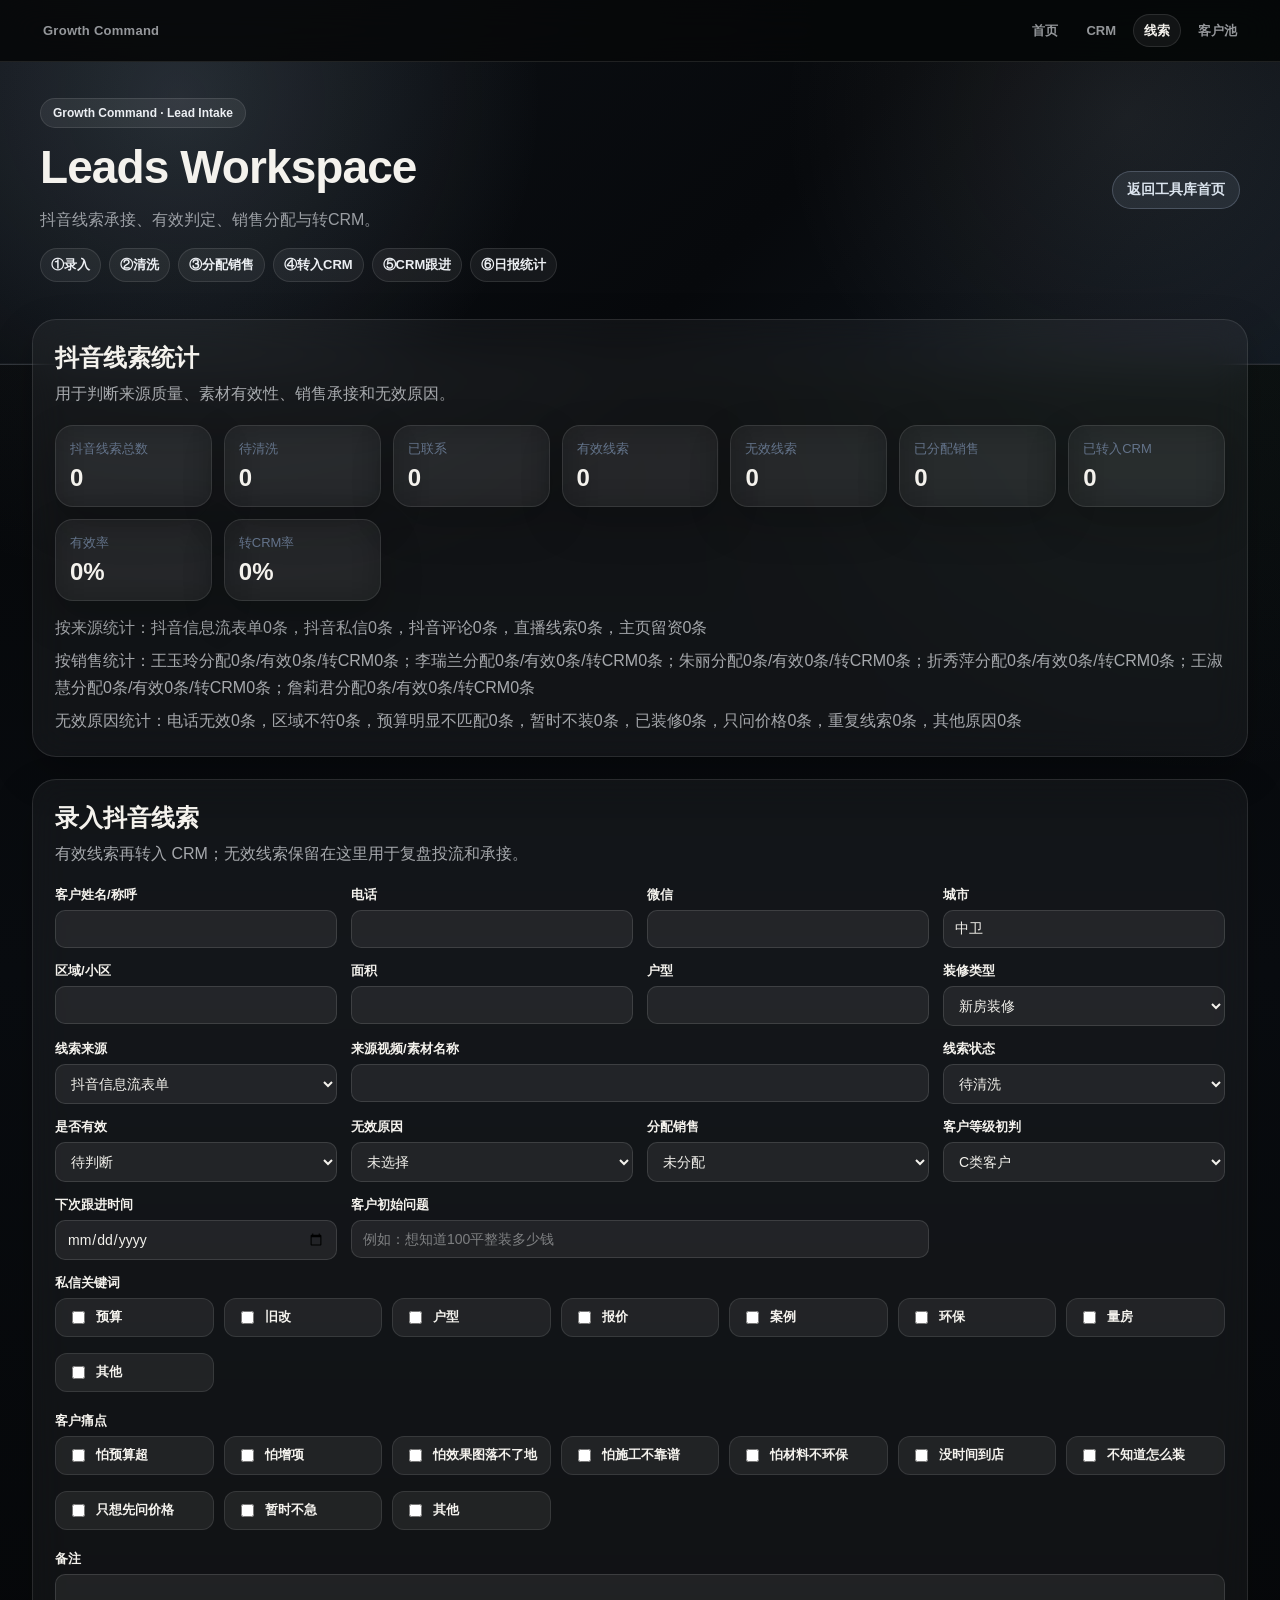
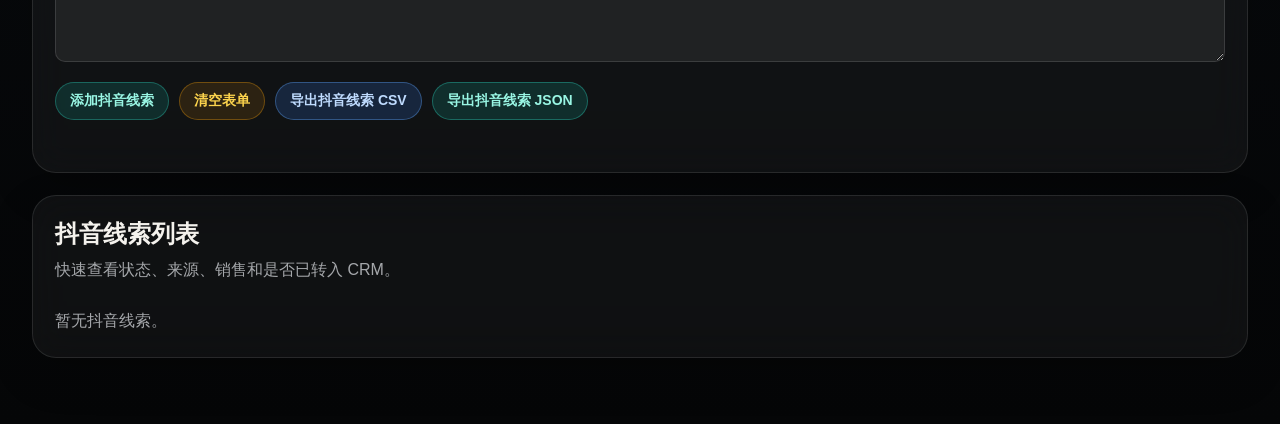
<file: zhongwei-delivery/douyin-leads.html>
<!DOCTYPE html>
<html lang="zh-CN">
<head>
  <meta charset="UTF-8" />
  <meta name="viewport" content="width=device-width, initial-scale=1.0" />
  <title>Leads Workspace | Growth Command</title>
  <style>
    :root {
      --bg: #eef3fb;
      --text: #172033;
      --muted: #64748b;
      --line: #dbe4f0;
      --blue: #2563eb;
      --green: #12945a;
      --red: #d04444;
      --cyan: #0891b2;
      --shadow: 0 18px 50px rgba(21, 34, 66, .09);
      --gradient-primary: linear-gradient(135deg, #3861ff 0%, #6757f5 52%, #08b6d8 100%);
      --gradient-dark:
        radial-gradient(circle at 18% 16%, rgba(77, 208, 255, .28), transparent 34%),
        radial-gradient(circle at 86% 8%, rgba(132, 92, 255, .34), transparent 30%),
        linear-gradient(135deg, #111827 0%, #172554 50%, #0f172a 100%);
    }

    * {
      box-sizing: border-box;
    }

    body {
      margin: 0;
      background: radial-gradient(circle at 8% 0%, rgba(70, 87, 240, .14), transparent 28%), var(--bg);
      color: var(--text);
      font-family: -apple-system, BlinkMacSystemFont, "PingFang SC", "Microsoft YaHei", sans-serif;
    }

    header {
      background: var(--gradient-dark);
      color: #fff;
      padding: 36px 40px 82px;
      position: relative;
      overflow: hidden;
    }

    header::before {
      content: "";
      position: absolute;
      inset: 0;
      background:
        linear-gradient(rgba(255, 255, 255, .055) 1px, transparent 1px),
        linear-gradient(90deg, rgba(255, 255, 255, .055) 1px, transparent 1px);
      background-size: 42px 42px;
      opacity: .32;
    }

    .hero {
      display: grid;
      grid-template-columns: 1fr auto;
      gap: 22px;
      max-width: 1280px;
      margin: 0 auto;
      position: relative;
      z-index: 1;
      align-items: center;
    }

    .eyebrow {
      display: inline-flex;
      border: 1px solid rgba(255, 255, 255, .15);
      background: rgba(255, 255, 255, .09);
      border-radius: 999px;
      color: #c7f1ff;
      font-size: 12px;
      font-weight: 800;
      padding: 7px 12px;
      margin-bottom: 14px;
    }

    h1,
    h2,
    h3,
    p {
      margin: 0;
    }

    h1 {
      font-size: clamp(30px, 4vw, 46px);
      line-height: 1.12;
    }

    .subtitle {
      color: #dbeafe;
      line-height: 1.75;
      margin-top: 12px;
      max-width: 860px;
    }

    main {
      max-width: 1280px;
      margin: -46px auto 0;
      padding: 0 32px 44px;
      position: relative;
      z-index: 2;
    }

    .card {
      background: rgba(255, 255, 255, .94);
      border: 1px solid rgba(219, 228, 240, .92);
      border-radius: 20px;
      box-shadow: var(--shadow);
      margin-bottom: 22px;
      padding: 22px;
      backdrop-filter: blur(10px);
    }

    .section-head {
      display: flex;
      justify-content: space-between;
      gap: 16px;
      margin-bottom: 18px;
      align-items: flex-start;
    }

    .section-note {
      color: var(--muted);
      line-height: 1.65;
      margin-top: 7px;
    }

    .flow {
      display: flex;
      flex-wrap: wrap;
      gap: 8px;
      margin-top: 14px;
    }

    .flow span {
      background: #eff6ff;
      border: 1px solid #bfdbfe;
      border-radius: 999px;
      color: #172554;
      font-size: 13px;
      font-weight: 800;
      padding: 7px 10px;
    }

    .form-grid {
      display: grid;
      grid-template-columns: repeat(4, minmax(0, 1fr));
      gap: 14px;
    }

    .wide {
      grid-column: span 2;
    }

    .full {
      grid-column: 1 / -1;
    }

    label {
      display: block;
      font-size: 13px;
      font-weight: 800;
      color: #344054;
      margin-bottom: 6px;
    }

    input,
    select,
    textarea {
      width: 100%;
      border: 1px solid #d7e0ec;
      border-radius: 10px;
      background: #fbfdff;
      color: var(--text);
      font: inherit;
      font-size: 14px;
      padding: 10px 11px;
      outline: none;
    }

    textarea {
      min-height: 88px;
      line-height: 1.65;
      resize: vertical;
    }

    button,
    a.button-link {
      display: inline-flex;
      align-items: center;
      justify-content: center;
      border: 0;
      border-radius: 10px;
      color: #fff;
      cursor: pointer;
      font: inherit;
      font-size: 14px;
      font-weight: 800;
      min-height: 38px;
      padding: 9px 14px;
      text-decoration: none;
      white-space: nowrap;
    }

    .btn-primary {
      background: var(--gradient-primary);
    }

    .btn-blue {
      background: var(--blue);
    }

    .btn-green {
      background: var(--green);
    }

    .btn-cyan {
      background: var(--cyan);
    }

    .btn-red {
      background: #fff1f2;
      border: 1px solid #fecdd3;
      color: #be123c;
    }

    .btn-light {
      background: #fff;
      border: 1px solid #bfdbfe;
      color: #172554 !important;
      box-shadow: 0 12px 28px rgba(15, 23, 42, .15);
    }

    .button-row {
      display: flex;
      flex-wrap: wrap;
      gap: 10px;
      margin-top: 16px;
    }

    .check-grid {
      display: grid;
      grid-template-columns: repeat(auto-fit, minmax(150px, 1fr));
      gap: 10px;
    }

    .check-card {
      display: flex;
      align-items: center;
      gap: 8px;
      background: #f8fbff;
      border: 1px solid #dbe4f0;
      border-radius: 12px;
      padding: 9px 12px;
      font-weight: 700;
    }

    .check-card input {
      width: auto;
    }

    .stats-grid {
      display: grid;
      grid-template-columns: repeat(auto-fit, minmax(150px, 1fr));
      gap: 12px;
    }

    .stat {
      background: #f8fbff;
      border: 1px solid #dbeafe;
      border-radius: 14px;
      padding: 14px;
    }

    .stat span {
      display: block;
      color: var(--muted);
      font-size: 13px;
    }

    .stat strong {
      display: block;
      font-size: 24px;
      margin-top: 6px;
    }

    .lead-list {
      display: grid;
      gap: 12px;
    }

    .lead-card {
      border: 1px solid #dbeafe;
      background: #f8fbff;
      border-radius: 16px;
      padding: 16px;
    }

    .lead-title {
      font-weight: 900;
      font-size: 17px;
    }

    .lead-meta {
      display: flex;
      flex-wrap: wrap;
      gap: 8px;
      margin-top: 8px;
    }

    .tag {
      display: inline-flex;
      border-radius: 999px;
      padding: 5px 9px;
      font-size: 12px;
      font-weight: 900;
      background: #eef2ff;
      color: #3730a3;
    }

    .tag-ok {
      background: #dcfce7;
      color: #166534;
    }

    .tag-bad {
      background: #fee2e2;
      color: #991b1b;
    }

    .tag-warn {
      background: #fef3c7;
      color: #92400e;
    }

    .copy-tip {
      color: var(--green);
      font-weight: 800;
      min-height: 22px;
      margin-top: 8px;
    }

    @media (max-width: 800px) {
      header {
        padding: 28px 20px 74px;
      }

      .hero {
        grid-template-columns: 1fr;
      }

      .form-grid {
        grid-template-columns: 1fr;
      }

      .wide,
      .full {
        grid-column: auto;
      }

      main {
        padding: 0 16px 36px;
      }

      button,
      a.button-link {
        width: 100%;
      }
    }
  </style>
  <link rel="stylesheet" href="shared-ui.css" />
</head>
<body>
  <nav class="gc-shell" aria-label="Growth Command 功能导航">
    <div class="gc-nav">
      <a class="gc-brand" href="index.html">Growth Command</a>
      <div class="gc-nav-links">
        <a href="index.html">首页</a>
        <a href="crm.html">CRM</a>
        <a href="douyin-leads.html" class="is-active">线索</a>
        <a href="customer-review.html">客户池</a>
      </div>
    </div>
  </nav>

  <header>
    <div class="hero">
      <div>
        <span class="eyebrow">Growth Command · Lead Intake</span>
        <h1>Leads Workspace</h1>
        <p class="subtitle">抖音线索承接、有效判定、销售分配与转CRM。</p>
        <div class="flow">
          <span>①录入</span>
          <span>②清洗</span>
          <span>③分配销售</span>
          <span>④转入CRM</span>
          <span>⑤CRM跟进</span>
          <span>⑥日报统计</span>
        </div>
      </div>
      <a class="button-link btn-light" href="index.html">返回工具库首页</a>
    </div>
  </header>

  <main>
    <section class="card">
      <div class="section-head">
        <div>
          <h2>抖音线索统计</h2>
          <p class="section-note">用于判断来源质量、素材有效性、销售承接和无效原因。</p>
        </div>
      </div>
      <div class="stats-grid" id="statsGrid"></div>
      <div id="sourceStats" class="section-note" style="margin-top:14px;"></div>
      <div id="salesStats" class="section-note"></div>
      <div id="invalidStats" class="section-note"></div>
    </section>

    <section class="card">
      <div class="section-head">
        <div>
          <h2 id="formTitle">录入抖音线索</h2>
          <p class="section-note">有效线索再转入 CRM；无效线索保留在这里用于复盘投流和承接。</p>
        </div>
      </div>

      <div class="form-grid">
        <div>
          <label for="leadName">客户姓名/称呼</label>
          <input id="leadName" />
        </div>
        <div>
          <label for="leadPhone">电话</label>
          <input id="leadPhone" />
        </div>
        <div>
          <label for="leadWechat">微信</label>
          <input id="leadWechat" />
        </div>
        <div>
          <label for="leadCity">城市</label>
          <input id="leadCity" value="中卫" />
        </div>
        <div>
          <label for="leadArea">区域/小区</label>
          <input id="leadArea" />
        </div>
        <div>
          <label for="leadAreaSize">面积</label>
          <input id="leadAreaSize" />
        </div>
        <div>
          <label for="leadLayout">户型</label>
          <input id="leadLayout" />
        </div>
        <div>
          <label for="decorateType">装修类型</label>
          <select id="decorateType">
            <option>新房装修</option>
            <option>旧房翻新</option>
            <option>局部改造</option>
            <option>精装改造</option>
            <option>整装咨询</option>
            <option>大平层/改善型</option>
            <option>其他</option>
          </select>
        </div>
        <div>
          <label for="leadSource">线索来源</label>
          <select id="leadSource">
            <option>抖音信息流表单</option>
            <option>抖音私信</option>
            <option>抖音评论</option>
            <option>直播线索</option>
            <option>主页留资</option>
            <option>其他</option>
          </select>
        </div>
        <div class="wide">
          <label for="materialName">来源视频/素材名称</label>
          <input id="materialName" />
        </div>
        <div>
          <label for="leadStatus">线索状态</label>
          <select id="leadStatus">
            <option>待清洗</option>
            <option>已联系</option>
            <option>有效线索</option>
            <option>无效线索</option>
            <option>已分配销售</option>
            <option>已转入CRM</option>
          </select>
        </div>
        <div>
          <label for="validity">是否有效</label>
          <select id="validity">
            <option>待判断</option>
            <option>有效</option>
            <option>无效</option>
          </select>
        </div>
        <div>
          <label for="invalidReason">无效原因</label>
          <select id="invalidReason">
            <option value="">未选择</option>
            <option>电话无效</option>
            <option>区域不符</option>
            <option>预算明显不匹配</option>
            <option>暂时不装</option>
            <option>已装修</option>
            <option>只问价格</option>
            <option>重复线索</option>
            <option>其他原因</option>
          </select>
        </div>
        <div>
          <label for="assignedSales">分配销售</label>
          <select id="assignedSales">
            <option value="">未分配</option>
          </select>
        </div>
        <div>
          <label for="leadGrade">客户等级初判</label>
          <select id="leadGrade">
            <option>C类客户</option>
            <option>B类客户</option>
            <option>A类客户</option>
          </select>
        </div>
        <div>
          <label for="nextFollowDate">下次跟进时间</label>
          <input id="nextFollowDate" type="date" />
        </div>
        <div class="wide">
          <label for="initialQuestion">客户初始问题</label>
          <input id="initialQuestion" placeholder="例如：想知道100平整装多少钱" />
        </div>
        <div class="full">
          <label>私信关键词</label>
          <div class="check-grid" id="keywordChecks"></div>
        </div>
        <div class="full">
          <label>客户痛点</label>
          <div class="check-grid" id="painChecks"></div>
        </div>
        <div class="full">
          <label for="leadNote">备注</label>
          <textarea id="leadNote"></textarea>
        </div>
      </div>

      <div class="button-row">
        <button id="saveLeadBtn" class="btn-primary" onclick="saveLead()">添加抖音线索</button>
        <button class="btn-light" onclick="clearForm()">清空表单</button>
        <button class="btn-blue" onclick="exportCsv()">导出抖音线索 CSV</button>
        <button class="btn-green" onclick="exportJson()">导出抖音线索 JSON</button>
      </div>
      <div id="tip" class="copy-tip"></div>
    </section>

    <section class="card">
      <div class="section-head">
        <div>
          <h2>抖音线索列表</h2>
          <p class="section-note">快速查看状态、来源、销售和是否已转入 CRM。</p>
        </div>
      </div>
      <div class="lead-list" id="leadList"></div>
    </section>
  </main>

  <script>
    // ================================
    // 常量与基础配置
    // ================================
    const LEADS_KEY = "douyinLeads";
    const HISTORY_KEY = "douyinLeadHistory";
    const CRM_KEY = "decorationStoreCrmCustomers";
    const SALES = ["王玉玲", "李瑞兰", "朱丽", "折秀萍", "王淑慧", "詹莉君"];
    const keywordOptions = ["预算", "旧改", "户型", "报价", "案例", "环保", "量房", "其他"];
    const painOptions = [
      "怕预算超",
      "怕增项",
      "怕效果图落不了地",
      "怕施工不靠谱",
      "怕材料不环保",
      "没时间到店",
      "不知道怎么装",
      "只想先问价格",
      "暂时不急",
      "其他"
    ];

    let leads = loadLeads();
    let editingId = "";

    const el = id => document.getElementById(id);
    const value = id => (el(id).value || "").trim();
    const escapeHtml = text => String(text || "").replace(/[&<>"']/g, s => ({
      "&": "&amp;",
      "<": "&lt;",
      ">": "&gt;",
      "\"": "&quot;",
      "'": "&#39;"
    }[s]));

    function today() {
      const date = new Date();
      return `${date.getFullYear()}-${String(date.getMonth() + 1).padStart(2, "0")}-${String(date.getDate()).padStart(2, "0")}`;
    }

    function createId() {
      return `crm-${Date.now()}-${Math.random().toString(16).slice(2)}`;
    }

    function showTip(text) {
      el("tip").textContent = text;
      setTimeout(() => {
        if (el("tip").textContent === text) {
          el("tip").textContent = "";
        }
      }, 2200);
    }

    // ================================
    // localStorage 安全读取/保存
    // ================================
    function loadLeads() {
      try {
        return JSON.parse(localStorage.getItem(LEADS_KEY) || "[]");
      } catch {
        return [];
      }
    }

    function saveLeads() {
      localStorage.setItem(LEADS_KEY, JSON.stringify(leads));
    }

    function crmCustomers() {
      try {
        return JSON.parse(localStorage.getItem(CRM_KEY) || "[]");
      } catch {
        return [];
      }
    }

    function logHistory(lead, action) {
      let list = [];
      try {
        list = JSON.parse(localStorage.getItem(HISTORY_KEY) || "[]");
      } catch {}

      list.unshift({
        id: `h-${Date.now()}`,
        leadId: lead.id,
        action,
        createdAt: new Date().toISOString()
      });
      localStorage.setItem(HISTORY_KEY, JSON.stringify(list));
    }

    // ================================
    // 线索数据结构与默认值
    // ================================
    function leadFromForm() {
      return {
        id: editingId || `dy-${Date.now()}-${Math.random().toString(16).slice(2)}`,
        name: value("leadName"),
        phone: value("leadPhone"),
        wechat: value("leadWechat"),
        city: value("leadCity"),
        area: value("leadArea"),
        areaSize: value("leadAreaSize"),
        layout: value("leadLayout"),
        decorateType: value("decorateType"),
        source: value("leadSource"),
        materialName: value("materialName"),
        keywords: checked("keywordChecks"),
        pains: checked("painChecks"),
        status: value("leadStatus"),
        validity: value("validity"),
        invalidReason: value("invalidReason"),
        assignedSales: value("assignedSales"),
        grade: value("leadGrade"),
        nextFollowDate: value("nextFollowDate"),
        initialQuestion: value("initialQuestion"),
        note: value("leadNote"),
        crmCustomerId: "",
        transferredAt: "",
        createdAt: editingId
          ? (leads.find(lead => lead.id === editingId)?.createdAt || new Date().toISOString())
          : new Date().toISOString(),
        updatedAt: new Date().toISOString()
      };
    }

    function toCrmSource(source) {
      return source === "抖音私信"
        ? "抖音私信"
        : source === "抖音评论"
          ? "抖音评论"
          : source === "直播线索"
            ? "直播线索"
            : source === "主页留资"
              ? "主页留资"
              : "抖音信息流";
    }

    // ================================
    // 渲染函数
    // ================================
    function renderChecks(id, options) {
      el(id).innerHTML = options.map(item => `
        <label class="check-card">
          <input type="checkbox" value="${escapeHtml(item)}">
          <span>${escapeHtml(item)}</span>
        </label>
      `).join("");
    }

    function checked(id) {
      return Array.from(el(id).querySelectorAll("input:checked")).map(input => input.value);
    }

    function setChecked(id, values = []) {
      const valueSet = new Set(values);
      el(id).querySelectorAll("input").forEach(input => {
        input.checked = valueSet.has(input.value);
      });
    }

    function countBy(key, val) {
      return leads.filter(lead => lead[key] === val).length;
    }

    function tagClass(lead) {
      return lead.status === "已转入CRM"
        ? "tag-ok"
        : lead.validity === "无效"
          ? "tag-bad"
          : lead.validity === "有效"
            ? "tag-ok"
            : "tag-warn";
    }

    function renderStats() {
      const total = leads.length;
      const valid = countBy("validity", "有效");
      const invalid = countBy("validity", "无效");
      const transferred = countBy("status", "已转入CRM");
      const items = [
        ["抖音线索总数", total],
        ["待清洗", countBy("status", "待清洗")],
        ["已联系", countBy("status", "已联系")],
        ["有效线索", valid],
        ["无效线索", invalid],
        ["已分配销售", leads.filter(lead => lead.assignedSales).length],
        ["已转入CRM", transferred],
        ["有效率", total ? `${Math.round((valid / total) * 100)}%` : "0%"],
        ["转CRM率", total ? `${Math.round((transferred / total) * 100)}%` : "0%"]
      ];

      el("statsGrid").innerHTML = items.map(([label, stat]) => `
        <div class="stat">
          <span>${label}</span>
          <strong>${stat}</strong>
        </div>
      `).join("");

      el("sourceStats").textContent = `按来源统计：${["抖音信息流表单", "抖音私信", "抖音评论", "直播线索", "主页留资"]
        .map(source => `${source}${countBy("source", source)}条`)
        .join("，")}`;
      el("salesStats").textContent = `按销售统计：${SALES
        .map(sales => `${sales}分配${leads.filter(lead => lead.assignedSales === sales).length}条/有效${leads.filter(lead => lead.assignedSales === sales && lead.validity === "有效").length}条/转CRM${leads.filter(lead => lead.assignedSales === sales && lead.status === "已转入CRM").length}条`)
        .join("；")}`;
      el("invalidStats").textContent = `无效原因统计：${["电话无效", "区域不符", "预算明显不匹配", "暂时不装", "已装修", "只问价格", "重复线索", "其他原因"]
        .map(reason => `${reason}${countBy("invalidReason", reason)}条`)
        .join("，")}`;
    }

    function renderList() {
      el("leadList").innerHTML = leads.length
        ? leads.map(lead => `
          <article class="lead-card">
            <div class="lead-title">${escapeHtml(lead.name || "未填写客户")} · ${escapeHtml(lead.phone || lead.wechat || "无联系方式")}</div>
            <div class="lead-meta">
              <span class="tag ${tagClass(lead)}">${escapeHtml(lead.status)}</span>
              <span class="tag">${escapeHtml(lead.source)}</span>
              <span class="tag">有效性：${escapeHtml(lead.validity)}</span>
              <span class="tag">销售：${escapeHtml(lead.assignedSales || "未分配")}</span>
              <span class="tag">等级：${escapeHtml(lead.grade || "C类客户")}</span>
            </div>
            <p class="section-note">
              小区/区域：${escapeHtml(lead.area || "-")}｜素材：${escapeHtml(lead.materialName || "-")}｜痛点：${escapeHtml((lead.pains || []).join("、") || "-")}
            </p>
            <div class="button-row">
              <button class="btn-blue" onclick="editLead('${lead.id}')">编辑</button>
              <button class="btn-green" onclick="markValid('${lead.id}')">标记有效</button>
              <button class="btn-red" onclick="markInvalid('${lead.id}')">标记无效</button>
              <button class="btn-cyan" onclick="assignSales('${lead.id}')">分配销售</button>
              <button class="btn-primary" onclick="transferToCrm('${lead.id}')">一键转入 CRM</button>
              <button class="btn-red" onclick="deleteLead('${lead.id}')">删除</button>
            </div>
          </article>
        `).join("")
        : '<div class="section-note">暂无抖音线索。</div>';
    }

    function renderAll() {
      renderStats();
      renderList();
    }

    // ================================
    // 新增/编辑/删除线索
    // ================================
    function saveLead() {
      const lead = leadFromForm();

      if (!lead.name && !lead.phone && !lead.wechat) {
        return alert("请至少填写客户姓名、电话或微信。");
      }

      if (editingId) {
        leads = leads.map(item => item.id === editingId
          ? {
            ...item,
            ...lead,
            crmCustomerId: item.crmCustomerId || lead.crmCustomerId,
            transferredAt: item.transferredAt || lead.transferredAt
          }
          : item);
        logHistory(lead, "编辑线索");
      } else {
        leads.unshift(lead);
        logHistory(lead, "新增线索");
      }

      saveLeads();
      clearForm();
      renderAll();
      showTip("线索已保存。");
    }

    function clearForm() {
      editingId = "";
      [
        "leadName",
        "leadPhone",
        "leadWechat",
        "leadArea",
        "leadAreaSize",
        "leadLayout",
        "materialName",
        "initialQuestion",
        "leadNote"
      ].forEach(id => {
        el(id).value = "";
      });
      el("leadCity").value = "中卫";
      el("leadStatus").value = "待清洗";
      el("validity").value = "待判断";
      el("invalidReason").value = "";
      el("assignedSales").value = "";
      el("leadGrade").value = "C类客户";
      el("nextFollowDate").value = "";
      setChecked("keywordChecks", []);
      setChecked("painChecks", []);
      el("saveLeadBtn").textContent = "添加抖音线索";
      el("formTitle").textContent = "录入抖音线索";
    }

    function editLead(id) {
      const lead = leads.find(item => item.id === id);

      if (!lead) {
        return;
      }

      [
        "leadName:name",
        "leadPhone:phone",
        "leadWechat:wechat",
        "leadCity:city",
        "leadArea:area",
        "leadAreaSize:areaSize",
        "leadLayout:layout",
        "decorateType:decorateType",
        "leadSource:source",
        "materialName:materialName",
        "leadStatus:status",
        "validity:validity",
        "invalidReason:invalidReason",
        "assignedSales:assignedSales",
        "leadGrade:grade",
        "nextFollowDate:nextFollowDate",
        "initialQuestion:initialQuestion",
        "leadNote:note"
      ].forEach(pair => {
        const [id, key] = pair.split(":");
        el(id).value = lead[key] || "";
      });
      setChecked("keywordChecks", lead.keywords || []);
      setChecked("painChecks", lead.pains || []);
      el("saveLeadBtn").textContent = "保存线索修改";
      el("formTitle").textContent = "编辑抖音线索";
      window.scrollTo({ top: 260, behavior: "smooth" });
    }

    function deleteLead(id) {
      if (!confirm("确认删除这条抖音线索吗？")) {
        return;
      }

      const lead = leads.find(item => item.id === id);
      leads = leads.filter(item => item.id !== id);
      saveLeads();
      if (lead) {
        logHistory(lead, "删除线索");
      }
      renderAll();
    }

    function updateLead(id, patch, action) {
      const lead = leads.find(item => item.id === id);
      leads = leads.map(item => item.id === id
        ? { ...item, ...patch, updatedAt: new Date().toISOString() }
        : item);
      saveLeads();
      if (lead) {
        logHistory({ ...lead, ...patch }, action);
      }
      renderAll();
    }

    // ================================
    // 有效/无效判断
    // ================================
    function markValid(id) {
      updateLead(id, { validity: "有效", status: "有效线索" }, "标记有效");
    }

    function markInvalid(id) {
      const reason = prompt("请输入无效原因，可填写：电话无效、区域不符、预算明显不匹配、暂时不装、已装修、只问价格、重复线索、其他原因") || "其他原因";
      updateLead(id, { validity: "无效", status: "无效线索", invalidReason: reason }, "标记无效");
    }

    // ================================
    // 分配销售
    // ================================
    function assignSales(id) {
      const lead = leads.find(item => item.id === id);

      if (!lead) {
        return;
      }

      const sales = prompt(`请输入销售姓名：${SALES.join("、")}`, lead.assignedSales || "王淑慧");
      if (!sales) {
        return;
      }

      updateLead(id, {
        assignedSales: sales,
        status: lead.status === "已转入CRM" ? "已转入CRM" : "已分配销售"
      }, "分配销售");
    }

    // ================================
    // 转入 CRM
    // ================================
    function transferToCrm(id) {
      const lead = leads.find(item => item.id === id);

      if (!lead) {
        return;
      }

      if (lead.status === "已转入CRM" || lead.crmCustomerId) {
        return alert("该线索已转入 CRM，请勿重复操作。");
      }

      if (lead.validity !== "有效") {
        return alert("请先将该线索标记为有效后再转入 CRM。");
      }

      if (!lead.assignedSales) {
        return alert("请先分配销售后再转入 CRM。");
      }

      if (!lead.phone && !lead.wechat && !confirm("该线索缺少电话或微信，建议补充联系方式后再转入 CRM。确认继续吗？")) {
        return;
      }

      const customers = crmCustomers();

      // 注意：转 CRM 去重规则涉及客户主数据安全，不得随意修改。
      const duplicate = customers.find(customer =>
        (lead.phone && customer.phone === lead.phone)
        || (!lead.phone
          && customer.name === lead.name
          && customer.community === lead.area
          && String(customer.need || "").includes(lead.materialName || "__no_material__"))
      );

      if (duplicate) {
        updateLead(id, {
          status: "已转入CRM",
          crmCustomerId: duplicate.id,
          transferredAt: new Date().toISOString()
        }, "关联已存在CRM客户");
        return alert("检测到重复客户，已关联已有 CRM 客户，请勿重复新增。");
      }

      const crmId = createId();
      const now = new Date().toISOString();
      const newCustomerDate = today();
      const note = [
        `抖音线索来源：${lead.source}`,
        `微信：${lead.wechat || "-"}`,
        `来源视频/素材：${lead.materialName || "-"}`,
        `私信关键词：${(lead.keywords || []).join("、") || "-"}`,
        `客户初始问题：${lead.initialQuestion || "-"}`,
        `客户痛点：${(lead.pains || []).join("、") || "-"}`,
        `装修类型：${lead.decorateType || "-"}`,
        `线索备注：${lead.note || "-"}`
      ].join("；");

      customers.unshift({
        id: crmId,
        name: lead.name || "抖音线索客户",
        phone: lead.phone || lead.wechat || "",
        community: lead.area || lead.city || "",
        area: lead.areaSize || "",
        layout: lead.layout || "",
        source: toCrmSource(lead.source),
        // 注意：isNewCustomer/newCustomerDate 会被 CRM、report、city-analysis 读取。
        isNewCustomer: true,
        newCustomerDate,
        createdDate: newCustomerDate,
        need: note,
        designer: "",
        blockReason: "",
        nextAction: "电话回访；微信跟进",
        budget: "待确认",
        grade: lead.grade || "C类客户",
        status: "新线索",
        measuredStatus: "否",
        measureDate: "",
        visitCount: 0,
        quoteCount: 0,
        owner: lead.assignedSales,
        nextFollowDate: lead.nextFollowDate || today(),
        followRecords: [{
          id: createId(),
          followTime: now.slice(0, 16),
          method: "抖音线索转入",
          content: `从抖音线索池转入CRM：${note}`,
          nextFollowDate: lead.nextFollowDate || today(),
          owner: lead.assignedSales,
          createdAt: now
        }],
        createdAt: now,
        updatedAt: now
      });

      localStorage.setItem(CRM_KEY, JSON.stringify(customers));
      updateLead(id, { status: "已转入CRM", crmCustomerId: crmId, transferredAt: now }, "转入CRM");
      alert("已转入CRM，并自动标记为新客户。");
    }

    // ================================
    // 统计与导出
    // ================================
    function csvEscape(value) {
      return `"${String(value || "").replace(/"/g, '""')}"`;
    }

    function exportCsv() {
      const headers = [
        "客户姓名",
        "电话",
        "微信",
        "城市",
        "区域/小区",
        "面积",
        "户型",
        "装修类型",
        "线索来源",
        "素材名称",
        "关键词",
        "痛点",
        "状态",
        "有效性",
        "无效原因",
        "销售",
        "等级",
        "下次跟进",
        "备注"
      ];
      const rows = leads.map(lead => [
        lead.name,
        lead.phone,
        lead.wechat,
        lead.city,
        lead.area,
        lead.areaSize,
        lead.layout,
        lead.decorateType,
        lead.source,
        lead.materialName,
        (lead.keywords || []).join("、"),
        (lead.pains || []).join("、"),
        lead.status,
        lead.validity,
        lead.invalidReason,
        lead.assignedSales,
        lead.grade,
        lead.nextFollowDate,
        lead.note
      ]);

      downloadFile(
        `抖音线索池-${today()}.csv`,
        [headers, ...rows].map(row => row.map(csvEscape).join(",")).join("\n"),
        "text/csv;charset=utf-8"
      );
    }

    function exportJson() {
      downloadFile(
        `抖音线索池-${today()}.json`,
        JSON.stringify(leads, null, 2),
        "application/json;charset=utf-8"
      );
    }

    function downloadFile(name, content, type) {
      const blob = new Blob([content], { type });
      const url = URL.createObjectURL(blob);
      const link = document.createElement("a");
      link.href = url;
      link.download = name;
      document.body.appendChild(link);
      link.click();
      link.remove();
      URL.revokeObjectURL(url);
    }

    // ================================
    // 页面初始化
    // ================================
    function initPage() {
      el("assignedSales").innerHTML = '<option value="">未分配</option>' + SALES.map(sales => `<option>${sales}</option>`).join("");
      renderChecks("keywordChecks", keywordOptions);
      renderChecks("painChecks", painOptions);
      renderAll();
    }

    initPage();
  </script>
</body>
</html>
</file>
<file: zhongwei-delivery/shared-ui.css>
:root {
  --gc-bg-0: #050607;
  --gc-bg-1: #090c10;
  --gc-bg-2: #0f1318;
  --gc-panel: rgba(255, 255, 255, 0.045);
  --gc-panel-strong: rgba(255, 255, 255, 0.072);
  --gc-line: rgba(255, 255, 255, 0.1);
  --gc-line-strong: rgba(255, 255, 255, 0.18);
  --gc-text: #f4f2ed;
  --gc-text-soft: #eceff3;
  --gc-muted: rgba(236, 239, 243, 0.62);
  --gc-muted-2: rgba(236, 239, 243, 0.42);
  --gc-primary: #f2f0ea;
  --gc-primary-text: #090a0c;
  --gc-blue: #9fb4c8;
  --gc-green: #7fc7a0;
  --gc-red: #e28d8d;
  --gc-warn: #d8b16b;
  --gc-teal: #8fcbd0;
  --gc-radius-xl: 24px;
  --gc-radius-lg: 18px;
  --gc-radius-md: 12px;
  --gc-shadow: 0 24px 70px rgba(0, 0, 0, 0.32);
  --gc-soft-shadow: 0 16px 42px rgba(0, 0, 0, 0.22);
  --gc-focus: 0 0 0 3px rgba(242, 240, 234, 0.12);
}

* {
  scrollbar-color: rgba(255, 255, 255, 0.22) transparent;
}

html {
  background: var(--gc-bg-0);
}

body {
  min-height: 100vh;
  background:
    radial-gradient(circle at 16% -10%, rgba(159, 180, 200, 0.16), transparent 32%),
    radial-gradient(circle at 94% 8%, rgba(127, 199, 160, 0.075), transparent 28%),
    linear-gradient(180deg, var(--gc-bg-0) 0%, var(--gc-bg-1) 48%, var(--gc-bg-0) 100%) !important;
  color: var(--gc-text) !important;
}

.gc-shell {
  position: sticky;
  top: 0;
  z-index: 1000;
  border-bottom: 1px solid var(--gc-line);
  background: rgba(5, 6, 7, 0.76);
  backdrop-filter: blur(18px);
}

.gc-nav {
  max-width: 1280px;
  margin: 0 auto;
  padding: 14px 32px;
  display: flex;
  align-items: center;
  justify-content: space-between;
  gap: 22px;
}

.gc-brand {
  color: var(--gc-text);
  font-size: 15px;
  font-weight: 700;
  letter-spacing: 0.02em;
  text-decoration: none;
  white-space: nowrap;
}

.gc-nav-links {
  display: flex;
  align-items: center;
  justify-content: flex-end;
  gap: 6px;
  flex-wrap: wrap;
}

.gc-nav a {
  color: var(--gc-muted);
  text-decoration: none;
  font-size: 13px;
  font-weight: 650;
  line-height: 1;
  border: 1px solid transparent;
  border-radius: 999px;
  padding: 9px 10px;
  transition: color 240ms ease, border-color 240ms ease, background 240ms ease;
}

.gc-nav a:hover,
.gc-nav a.is-active {
  color: var(--gc-text);
  border-color: var(--gc-line);
  background: rgba(255, 255, 255, 0.055);
}

body > header {
  background:
    radial-gradient(circle at 14% 12%, rgba(159, 180, 200, 0.18), transparent 32%),
    radial-gradient(circle at 88% 18%, rgba(242, 240, 234, 0.075), transparent 30%),
    linear-gradient(135deg, #0d1116 0%, #07090c 58%, #111820 100%) !important;
  border-bottom: 1px solid var(--gc-line);
  box-shadow: inset 0 -1px 0 rgba(255, 255, 255, 0.04);
}

body > header::before {
  display: none !important;
}

body > header h1 {
  color: var(--gc-text) !important;
  font-weight: 660 !important;
  letter-spacing: -0.02em;
}

body > header p,
.subtitle,
.section-note,
.copy-tip {
  color: var(--gc-muted) !important;
}

.eyebrow,
.hero-eyebrow {
  color: var(--gc-text-soft) !important;
  background: rgba(255, 255, 255, 0.07) !important;
  border: 1px solid var(--gc-line) !important;
  box-shadow: none !important;
}

main {
  position: relative;
}

.card,
.module-card,
.form-section-card,
.lead-card,
.history-item,
.result-card,
.funnel-group,
.stat,
.summary-item,
.sales-review-item,
.modal-content {
  background: var(--gc-panel) !important;
  border: 1px solid var(--gc-line) !important;
  color: var(--gc-text) !important;
  box-shadow: var(--gc-soft-shadow) !important;
  backdrop-filter: blur(18px);
}

.card,
.module-card {
  border-radius: var(--gc-radius-xl) !important;
}

.form-section-card,
.lead-card,
.history-item,
.result-card,
.funnel-group,
.stat,
.summary-item,
.sales-review-item {
  border-radius: var(--gc-radius-lg) !important;
}

.card,
.module-card,
.lead-card,
.history-item,
.result-card,
.sales-review-item {
  transition: transform 260ms cubic-bezier(0.22, 1, 0.36, 1), border-color 260ms ease, background 260ms ease, box-shadow 260ms ease;
}

.card:hover,
.module-card:hover,
.lead-card:hover,
.history-item:hover,
.result-card:hover,
.sales-review-item:hover {
  transform: translateY(-2px);
  border-color: var(--gc-line-strong) !important;
  background: var(--gc-panel-strong) !important;
}

h1,
h2,
h3,
label,
.section-title,
.form-section-title,
.lead-title,
.history-title {
  color: var(--gc-text) !important;
}

label {
  font-weight: 650 !important;
}

input,
select,
textarea {
  background: rgba(255, 255, 255, 0.06) !important;
  border: 1px solid var(--gc-line) !important;
  color: var(--gc-text) !important;
  box-shadow: none !important;
}

input::placeholder,
textarea::placeholder {
  color: rgba(236, 239, 243, 0.38) !important;
}

input:focus,
select:focus,
textarea:focus {
  border-color: rgba(242, 240, 234, 0.42) !important;
  box-shadow: var(--gc-focus) !important;
  outline: none !important;
}

select option {
  background: #11161c;
  color: var(--gc-text);
}

button,
a.button-link {
  border-radius: 999px !important;
  transition: transform 240ms cubic-bezier(0.22, 1, 0.36, 1), filter 240ms ease, background 240ms ease, border-color 240ms ease !important;
}

button:hover,
a.button-link:hover {
  transform: translateY(-1px);
  filter: brightness(1.06);
}

.btn-primary {
  background: var(--gc-primary) !important;
  color: var(--gc-primary-text) !important;
  border: 1px solid rgba(255, 255, 255, 0.18) !important;
}

.btn-blue,
.btn-teal,
.btn-cyan {
  background: rgba(159, 180, 200, 0.18) !important;
  color: var(--gc-text) !important;
  border: 1px solid rgba(159, 180, 200, 0.26) !important;
}

.btn-green {
  background: rgba(127, 199, 160, 0.16) !important;
  color: #d9f8e6 !important;
  border: 1px solid rgba(127, 199, 160, 0.28) !important;
}

.btn-red {
  background: rgba(226, 141, 141, 0.13) !important;
  color: #ffd7d7 !important;
  border: 1px solid rgba(226, 141, 141, 0.28) !important;
}

.btn-light,
.btn-ghost,
.btn-gray {
  background: rgba(255, 255, 255, 0.055) !important;
  color: var(--gc-text) !important;
  border: 1px solid var(--gc-line) !important;
  box-shadow: none !important;
}

.tag,
.badge,
.status-badge,
.quick-choice,
.check-card,
.flow span {
  background: rgba(255, 255, 255, 0.06) !important;
  border: 1px solid var(--gc-line) !important;
  color: var(--gc-text-soft) !important;
}

.quick-choice.active,
.check-card:has(input:checked) {
  background: rgba(242, 240, 234, 0.13) !important;
  border-color: rgba(242, 240, 234, 0.34) !important;
}

.tag-ok,
.badge-green {
  background: rgba(127, 199, 160, 0.16) !important;
  color: #d9f8e6 !important;
}

.tag-bad,
.badge-red {
  background: rgba(226, 141, 141, 0.14) !important;
  color: #ffd7d7 !important;
}

.tag-warn,
.badge-amber {
  background: rgba(216, 177, 107, 0.14) !important;
  color: #f8e8c8 !important;
}

table {
  color: var(--gc-text) !important;
  border-color: var(--gc-line) !important;
}

th {
  background: rgba(255, 255, 255, 0.07) !important;
  color: var(--gc-text) !important;
  border-color: var(--gc-line) !important;
}

td {
  border-color: var(--gc-line) !important;
  color: var(--gc-muted) !important;
}

tr:hover td {
  background: rgba(255, 255, 255, 0.035) !important;
}

.report-output,
.output,
.data-summary-output {
  min-height: 160px;
  line-height: 1.78 !important;
}

.copy-tip {
  color: #d9f8e6 !important;
  font-weight: 650 !important;
}

/* Readability reset for legacy light panels after dark workspace migration. */
.dashboard,
.mini-stat-grid,
.source-stats,
.funnel-dashboard,
.funnel-rates,
.todo-list,
.filter-grid,
.detail-grid,
.history-list,
.result-grid,
.lead-list,
.sales-review-list,
.summary-grid,
.button-row,
.form-grid {
  color: var(--gc-text) !important;
}

.stat-box,
.mini-stat,
.source-stat,
.todo-card,
.filter-grid,
.table-wrapper,
.detail-panel,
.detail-item,
.timeline-item,
.prejudge-history-item,
.funnel-alert,
.radio-card,
.check-card,
.quick-choice,
.report-output,
.output,
.data-summary-output,
.compact-help,
.empty-state,
.modal-dialog {
  background: rgba(255, 255, 255, 0.065) !important;
  border: 1px solid var(--gc-line) !important;
  color: var(--gc-text) !important;
  box-shadow: none !important;
}

.stat-box::before {
  background: rgba(242, 240, 234, 0.46) !important;
}

.stat-box::after {
  background: rgba(255, 255, 255, 0.05) !important;
}

.stat-box span,
.mini-stat span,
.source-stat span,
.detail-item span,
.todo-meta,
.subtle,
.history-meta,
.lead-meta,
.funnel-name,
.stat-desc,
.section-note,
.copy-tip,
.result-content,
.summary-item span,
.compact-help,
.empty-state {
  color: var(--gc-muted) !important;
}

.stat-box strong,
.mini-stat strong,
.source-stat strong,
.detail-item strong,
.todo-title,
.customer-name,
.prejudge-history-title,
.funnel-count,
.funnel-group h4,
.summary-item strong,
.history-title,
.lead-title {
  color: var(--gc-text) !important;
}

.stat-critical strong,
.stat-critical .stat-icon {
  color: #ffd7d7 !important;
}

.stat-success strong,
.stat-success .stat-icon {
  color: #d9f8e6 !important;
}

.stat-icon {
  background: rgba(255, 255, 255, 0.075) !important;
  border: 1px solid var(--gc-line) !important;
  color: var(--gc-text-soft) !important;
}

.funnel-bar {
  background: rgba(255, 255, 255, 0.12) !important;
}

.funnel-fill {
  background: linear-gradient(90deg, rgba(242, 240, 234, 0.86), rgba(159, 180, 200, 0.72)) !important;
}

.funnel-alert {
  color: #f8e8c8 !important;
  background: rgba(216, 177, 107, 0.12) !important;
  border-color: rgba(216, 177, 107, 0.28) !important;
}

.table-wrapper,
.sales-funnel-table {
  background: rgba(255, 255, 255, 0.045) !important;
  border: 1px solid var(--gc-line) !important;
  box-shadow: none !important;
}

table,
.sales-funnel-table table {
  background: #0d1116 !important;
  color: var(--gc-text) !important;
}

thead,
tbody,
tr,
th,
td {
  color: inherit;
}

th {
  background: #151a20 !important;
  color: rgba(244, 246, 248, 0.94) !important;
  border-bottom: 1px solid rgba(255, 255, 255, 0.14) !important;
}

td {
  background: #0d1116 !important;
  color: rgba(244, 246, 248, 0.86) !important;
  border-bottom: 1px solid rgba(255, 255, 255, 0.08) !important;
}

tbody tr:hover,
tbody tr:hover td,
tbody tr:hover .action-cell {
  background: #121820 !important;
}

.action-cell {
  background: #10151b !important;
  color: var(--gc-text) !important;
  box-shadow: -14px 0 22px rgba(0, 0, 0, 0.24) !important;
}

.text-cell,
.date-cell,
.compact-cell,
.nowrap {
  color: rgba(244, 246, 248, 0.86) !important;
}

.modal-backdrop {
  background: rgba(0, 0, 0, 0.72) !important;
}

.modal-head,
.modal-actions {
  background: rgba(13, 17, 22, 0.94) !important;
  border-color: var(--gc-line) !important;
}

.modal-body {
  background: transparent !important;
  color: var(--gc-text) !important;
}

.modal-body *,
.detail-panel *,
.timeline-item * {
  color: inherit;
}

.detail-panel {
  background: rgba(255, 255, 255, 0.045) !important;
}

.timeline-item,
.detail-item {
  background: rgba(255, 255, 255, 0.06) !important;
}

.classification-details,
details,
summary {
  color: var(--gc-text) !important;
}

.classification-details,
details {
  background: rgba(255, 255, 255, 0.045) !important;
  border-color: var(--gc-line) !important;
}

.choice-help,
.form-save-tip,
.field-tip {
  color: var(--gc-muted) !important;
}

.hidden {
  display: none !important;
}

.btn-small {
  color: inherit;
}

/* Defensive surfaces: prevent light containers with light text across all workspaces. */
.gc-surface,
.gc-panel,
.gc-card,
.gc-history-card,
.gc-output,
.gc-editor,
.gc-summary,
.gc-record,
.gc-result,
.dynamic-history-item,
.prejudge-history-item,
.history-item,
.result-card,
.readout-box,
.weekly-readout,
.empty,
.empty-tip,
.lead-card,
.todo-card,
.detail-item,
.timeline-item,
.risk-card,
.warning-card,
.simulation-card,
.result-item,
.summary-card,
.saved-item,
.record-item,
.log-item,
[class*="history-item"],
[class*="readout"],
[class*="result-card"],
[class*="record-card"],
[class*="summary-card"],
[class*="output-card"],
[class*="empty"] {
  background: rgba(255, 255, 255, 0.055) !important;
  color: var(--gc-text) !important;
  border: 1px solid var(--gc-line) !important;
  box-shadow: none !important;
}

.gc-surface *,
.gc-panel *,
.gc-card *,
.gc-history-card *,
.gc-output *,
.gc-editor *,
.gc-summary *,
.gc-record *,
.gc-result *,
.dynamic-history-item *,
.prejudge-history-item *,
.history-item *,
.result-card *,
.readout-box *,
.weekly-readout *,
.empty *,
.empty-tip *,
.lead-card *,
.todo-card *,
.detail-item *,
.timeline-item *,
.risk-card *,
.warning-card *,
.simulation-card *,
.result-item *,
.summary-card *,
.saved-item *,
.record-item *,
.log-item *,
[class*="history-item"] *,
[class*="readout"] *,
[class*="result-card"] *,
[class*="record-card"] *,
[class*="summary-card"] *,
[class*="output-card"] *,
[class*="empty"] * {
  color: inherit;
}

.gc-light-surface {
  background: #f8fafc !important;
  color: #111827 !important;
  border: 1px solid #cbd5e1 !important;
}

.gc-light-surface * {
  color: inherit;
}

textarea,
input,
select,
.report-output,
.output,
.data-summary-output,
[contenteditable="true"] {
  background: rgba(255, 255, 255, 0.065) !important;
  color: var(--gc-text) !important;
  border: 1px solid rgba(255, 255, 255, 0.12) !important;
}

textarea::placeholder,
input::placeholder {
  color: rgba(255, 255, 255, 0.42) !important;
}

.report-output,
.output,
.data-summary-output,
.result-content,
.weekly-readout,
.readout-box {
  white-space: pre-wrap;
  line-height: 1.78 !important;
}

.section-note,
.subtle,
.history-meta,
.result-content,
.weekly-readout .subtle,
.readout-box .subtle,
.dynamic-history-item .subtle,
.prejudge-history-item .subtle,
.history-item .section-note {
  color: rgba(236, 239, 243, 0.68) !important;
}

/* Semantic action colors: keep existing business classes/onclick intact. */
.gc-btn,
button,
a.button-link {
  gap: 6px;
}

.gc-btn-primary,
.btn-primary {
  background: rgba(242, 240, 234, 0.92) !important;
  border-color: rgba(242, 240, 234, 0.54) !important;
  color: #090a0c !important;
}

.gc-btn-secondary,
.btn-light,
.btn-ghost,
.btn-gray {
  background: rgba(148, 163, 184, 0.13) !important;
  border-color: rgba(148, 163, 184, 0.32) !important;
  color: #dbe4ee !important;
}

.gc-btn-info,
.btn-blue,
.btn-teal,
.btn-cyan {
  background: rgba(59, 130, 246, 0.18) !important;
  border-color: rgba(96, 165, 250, 0.38) !important;
  color: #bfdbfe !important;
}

.gc-btn-success,
.btn-green {
  background: rgba(20, 184, 166, 0.17) !important;
  border-color: rgba(45, 212, 191, 0.36) !important;
  color: #99f6e4 !important;
}

.gc-btn-warning {
  background: rgba(245, 158, 11, 0.14) !important;
  border-color: rgba(245, 158, 11, 0.36) !important;
  color: #fcd34d !important;
}

.gc-btn-danger,
.btn-red {
  background: rgba(220, 38, 38, 0.16) !important;
  border-color: rgba(248, 113, 113, 0.44) !important;
  color: #fecaca !important;
}

button[onclick*="openCustomerDetail"],
button[onclick*="viewRecord"],
button[onclick*="viewHistory"],
button[onclick*="viewAiPromptHistory"],
button[data-action="view"] {
  background: rgba(148, 163, 184, 0.14) !important;
  border-color: rgba(148, 163, 184, 0.34) !important;
  color: #dbe4ee !important;
}

button[onclick*="editCustomer"],
button[onclick*="editLead"],
button[onclick*="editFollowRecord"],
button[data-sales-action="edit"] {
  background: rgba(20, 184, 166, 0.17) !important;
  border-color: rgba(45, 212, 191, 0.38) !important;
  color: #99f6e4 !important;
}

button[onclick*="openFollowForm"],
button[onclick*="addFollowRecord"],
button[onclick*="saveFollowRecord"],
button[onclick*="updateFollowRecord"],
button:where([onclick*="编辑跟进"]) {
  background: rgba(59, 130, 246, 0.22) !important;
  border-color: rgba(96, 165, 250, 0.46) !important;
  color: #dbeafe !important;
}

button[onclick*="openDeadCustomerModal"],
button[onclick*="confirmMarkDeadCustomer"],
button[onclick*="markInvalid"] {
  background: rgba(185, 28, 28, 0.18) !important;
  border-color: rgba(248, 113, 113, 0.48) !important;
  color: #fecaca !important;
}

button[onclick*="delete"],
button[data-action="delete"],
button[data-sales-action="delete"] {
  background: rgba(127, 29, 29, 0.28) !important;
  border-color: rgba(248, 113, 113, 0.5) !important;
  color: #fecaca !important;
}

button[onclick*="transferToCrm"],
button[data-sales-action="crm"],
a[href^="crm.html"].btn-cyan {
  background: rgba(242, 240, 234, 0.9) !important;
  border-color: rgba(242, 240, 234, 0.54) !important;
  color: #090a0c !important;
}

button[onclick*="copy"],
button[onclick*="Copy"],
button[data-action="copy"] {
  background: rgba(59, 130, 246, 0.16) !important;
  border-color: rgba(96, 165, 250, 0.32) !important;
  color: #bfdbfe !important;
}

button[onclick*="save"],
button[onclick*="Save"] {
  background: rgba(20, 184, 166, 0.16) !important;
  border-color: rgba(45, 212, 191, 0.34) !important;
  color: #99f6e4 !important;
}

button[onclick*="clear"],
button[onclick*="Clear"] {
  background: rgba(245, 158, 11, 0.12) !important;
  border-color: rgba(245, 158, 11, 0.34) !important;
  color: #fcd34d !important;
}

button:hover,
a.button-link:hover {
  filter: brightness(1.12) saturate(1.05);
  border-color: rgba(255, 255, 255, 0.36) !important;
}

/* Semantic tags: shared utility classes plus compatibility for existing tag text/classes. */
.gc-tag,
.tag,
.badge,
.status-badge {
  display: inline-flex;
  align-items: center;
  gap: 4px;
  border-radius: 999px;
  border: 1px solid rgba(148, 163, 184, 0.32) !important;
  background: rgba(148, 163, 184, 0.13) !important;
  color: #dbe4ee !important;
  font-weight: 800;
}

.gc-tag-a,
.tag-grade-a {
  background: rgba(34, 197, 94, 0.14) !important;
  border-color: rgba(34, 197, 94, 0.38) !important;
  color: #86efac !important;
}

.gc-tag-b,
.tag-grade-b {
  background: rgba(59, 130, 246, 0.15) !important;
  border-color: rgba(59, 130, 246, 0.38) !important;
  color: #93c5fd !important;
}

.gc-tag-c,
.tag-grade-c {
  background: rgba(168, 85, 247, 0.13) !important;
  border-color: rgba(168, 85, 247, 0.34) !important;
  color: #c4b5fd !important;
}

.gc-tag-dead,
.gc-tag-danger,
.tag-grade-invalid,
.tag-bad,
.badge-red {
  background: rgba(220, 38, 38, 0.15) !important;
  border-color: rgba(248, 113, 113, 0.42) !important;
  color: #fecaca !important;
}

.gc-tag-new,
.tag-new {
  background: rgba(59, 130, 246, 0.14) !important;
  border-color: rgba(96, 165, 250, 0.38) !important;
  color: #bfdbfe !important;
}

.gc-tag-lead {
  background: rgba(20, 184, 166, 0.14) !important;
  border-color: rgba(45, 212, 191, 0.36) !important;
  color: #99f6e4 !important;
}

.gc-tag-intent {
  background: rgba(129, 140, 248, 0.14) !important;
  border-color: rgba(129, 140, 248, 0.36) !important;
  color: #c7d2fe !important;
}

.gc-tag-focus,
.gc-tag-success,
.tag-ok,
.badge-green {
  background: rgba(34, 197, 94, 0.14) !important;
  border-color: rgba(34, 197, 94, 0.36) !important;
  color: #86efac !important;
}

.gc-tag-contacted {
  background: rgba(148, 163, 184, 0.14) !important;
  border-color: rgba(148, 163, 184, 0.34) !important;
  color: #cbd5e1 !important;
}

.gc-tag-visited {
  background: rgba(59, 130, 246, 0.14) !important;
  border-color: rgba(59, 130, 246, 0.36) !important;
  color: #93c5fd !important;
}

.gc-tag-measured {
  background: rgba(20, 184, 166, 0.14) !important;
  border-color: rgba(45, 212, 191, 0.36) !important;
  color: #99f6e4 !important;
}

.gc-tag-quoted,
.gc-tag-warning,
.tag-warn,
.badge-amber,
.tag-today {
  background: rgba(245, 158, 11, 0.14) !important;
  border-color: rgba(245, 158, 11, 0.38) !important;
  color: #fcd34d !important;
}

.gc-tag-signed {
  background: rgba(34, 197, 94, 0.16) !important;
  border-color: rgba(34, 197, 94, 0.42) !important;
  color: #bbf7d0 !important;
}

.gc-tag-sleep {
  background: rgba(100, 116, 139, 0.18) !important;
  border-color: rgba(148, 163, 184, 0.34) !important;
  color: #cbd5e1 !important;
}

.gc-tag-ai {
  background: rgba(129, 140, 248, 0.14) !important;
  border-color: rgba(129, 140, 248, 0.36) !important;
  color: #c7d2fe !important;
}

.tag-overdue {
  background: rgba(220, 38, 38, 0.16) !important;
  border-color: rgba(248, 113, 113, 0.44) !important;
  color: #fecaca !important;
}

.tag-status {
  background: rgba(148, 163, 184, 0.13) !important;
  border-color: rgba(148, 163, 184, 0.32) !important;
  color: #dbe4ee !important;
}

.tag.gc-tag-lead {
  background: rgba(20, 184, 166, 0.14) !important;
  border-color: rgba(45, 212, 191, 0.36) !important;
  color: #99f6e4 !important;
}

.tag.gc-tag-contacted {
  background: rgba(148, 163, 184, 0.14) !important;
  border-color: rgba(148, 163, 184, 0.34) !important;
  color: #cbd5e1 !important;
}

.tag.gc-tag-visited {
  background: rgba(59, 130, 246, 0.14) !important;
  border-color: rgba(59, 130, 246, 0.36) !important;
  color: #93c5fd !important;
}

.tag.gc-tag-measured {
  background: rgba(20, 184, 166, 0.14) !important;
  border-color: rgba(45, 212, 191, 0.36) !important;
  color: #99f6e4 !important;
}

.tag.gc-tag-intent {
  background: rgba(129, 140, 248, 0.14) !important;
  border-color: rgba(129, 140, 248, 0.36) !important;
  color: #c7d2fe !important;
}

.tag.gc-tag-quoted {
  background: rgba(245, 158, 11, 0.14) !important;
  border-color: rgba(245, 158, 11, 0.38) !important;
  color: #fcd34d !important;
}

.tag.gc-tag-focus {
  background: rgba(34, 197, 94, 0.14) !important;
  border-color: rgba(34, 197, 94, 0.36) !important;
  color: #86efac !important;
}

.tag.gc-tag-signed {
  background: rgba(34, 197, 94, 0.16) !important;
  border-color: rgba(34, 197, 94, 0.42) !important;
  color: #bbf7d0 !important;
}

.tag.gc-tag-sleep {
  background: rgba(100, 116, 139, 0.18) !important;
  border-color: rgba(148, 163, 184, 0.34) !important;
  color: #cbd5e1 !important;
}

.tag.gc-tag-dead {
  background: rgba(220, 38, 38, 0.15) !important;
  border-color: rgba(248, 113, 113, 0.42) !important;
  color: #fecaca !important;
}

.gc-page-kicker {
  display: inline-flex;
  align-items: center;
  gap: 8px;
  color: var(--gc-muted);
  font-size: 12px;
  font-weight: 750;
  letter-spacing: 0.08em;
  text-transform: uppercase;
  margin-bottom: 12px;
}

.gc-page-kicker::before {
  content: "";
  width: 18px;
  height: 1px;
  background: rgba(236, 239, 243, 0.38);
}

.gc-fade-in {
  animation: gcFadeIn 720ms cubic-bezier(0.22, 1, 0.36, 1) both;
}

@keyframes gcFadeIn {
  from {
    opacity: 0;
    transform: translateY(10px);
  }
  to {
    opacity: 1;
    transform: translateY(0);
  }
}

@media (max-width: 900px) {
  .gc-nav {
    align-items: flex-start;
    flex-direction: column;
    padding: 12px 18px;
  }

  .gc-nav-links {
    justify-content: flex-start;
    width: 100%;
    overflow-x: auto;
    padding-bottom: 2px;
    flex-wrap: nowrap;
  }

  .gc-nav a {
    flex: 0 0 auto;
  }

  body > header {
    padding-left: 20px !important;
    padding-right: 20px !important;
  }

  button,
  a.button-link {
    min-height: 44px !important;
  }
}

@media (max-width: 520px) {
  .card,
  .module-card {
    border-radius: 18px !important;
  }

  .gc-brand {
    font-size: 14px;
  }
}

@media (hover: none), (pointer: coarse) {
  .card:hover,
  .module-card:hover,
  .lead-card:hover,
  .history-item:hover,
  .result-card:hover,
  .sales-review-item:hover,
  button:hover,
  a.button-link:hover {
    transform: none;
  }
}

@media (prefers-reduced-motion: reduce) {
  *,
  *::before,
  *::after {
    animation-duration: 0.001ms !important;
    animation-iteration-count: 1 !important;
    scroll-behavior: auto !important;
    transition-duration: 0.001ms !important;
  }
}

/* Daily Report readability hardening. Keep this page-specific and visual only. */
.report-page .card,
.report-page .data-read-panel,
.report-page .report-section,
.report-page .report-card,
.report-page .report-history,
.report-page .summary-card,
.report-page .summary-editor,
.report-page .report-editor,
.report-page .read-result,
.report-page .history-item,
.report-page .saved-item,
.report-page .editable-summary,
.report-page .result-box,
.report-page .output-box,
.report-page .weekly-readout,
.report-page .readout-box,
.report-page #historyList > *,
.report-page #weeklyReadout > * {
  background: rgba(255, 255, 255, 0.055) !important;
  color: var(--gc-text) !important;
  border: 1px solid rgba(255, 255, 255, 0.12) !important;
  box-shadow: none !important;
}

.report-page .card {
  background: rgba(255, 255, 255, 0.045) !important;
}

.report-page textarea,
.report-page input,
.report-page select,
.report-page .summary-editor,
.report-page .report-editor,
.report-page .report-output,
.report-page .output,
.report-page .data-summary-output,
.report-page .read-result,
.report-page .editable-summary,
.report-page .result-box,
.report-page .output-box {
  background: rgba(255, 255, 255, 0.07) !important;
  color: #f4f6f8 !important;
  border: 1px solid rgba(255, 255, 255, 0.14) !important;
  caret-color: #f4f6f8;
}

.report-page textarea::placeholder,
.report-page input::placeholder {
  color: rgba(255, 255, 255, 0.46) !important;
}

.report-page .data-summary-output,
.report-page .output,
.report-page .weekly-readout,
.report-page .readout-box {
  font-size: 15px;
  line-height: 1.82 !important;
  white-space: pre-wrap;
}

.report-page .history-item,
.report-page .readout-box {
  border-radius: 16px !important;
  padding: 14px !important;
}

.report-page .history-item *,
.report-page .readout-box *,
.report-page .weekly-readout *,
.report-page .data-read-panel *,
.report-page .report-output *,
.report-page .output *,
.report-page .data-summary-output * {
  color: inherit;
}

.report-page h1,
.report-page h2,
.report-page h3,
.report-page label,
.report-page .history-title {
  color: #f4f6f8 !important;
}

.report-page .section-note,
.report-page .subtle,
.report-page .history-meta,
.report-page .copy-tip {
  color: rgba(255, 255, 255, 0.68) !important;
}

.report-page .button-row {
  color: var(--gc-text) !important;
}

.report-page button,
.report-page a.button-link {
  color: inherit;
}

.report-page button[onclick*="read"],
.report-page button[onclick*="generate"] {
  background: rgba(59, 130, 246, 0.2) !important;
  border-color: rgba(96, 165, 250, 0.44) !important;
  color: #dbeafe !important;
}

.report-page button[onclick*="copy"],
.report-page button[onclick*="view"] {
  background: rgba(148, 163, 184, 0.14) !important;
  border-color: rgba(148, 163, 184, 0.34) !important;
  color: #dbe4ee !important;
}

.report-page button[onclick*="save"],
.report-page button[onclick*="download"] {
  background: rgba(20, 184, 166, 0.17) !important;
  border-color: rgba(45, 212, 191, 0.38) !important;
  color: #99f6e4 !important;
}

.report-page button[onclick*="clear"] {
  background: rgba(245, 158, 11, 0.14) !important;
  border-color: rgba(245, 158, 11, 0.38) !important;
  color: #fcd34d !important;
}

.report-page button[onclick*="delete"] {
  background: rgba(127, 29, 29, 0.28) !important;
  border-color: rgba(248, 113, 113, 0.5) !important;
  color: #fecaca !important;
}

/* Daily Report advanced workspace. Visual-only, scoped to report.html. */
.report-page {
  min-height: 100vh;
  background:
    radial-gradient(circle at 18% -10%, rgba(159, 180, 200, 0.16), transparent 30%),
    radial-gradient(circle at 92% 4%, rgba(143, 203, 208, 0.08), transparent 28%),
    linear-gradient(180deg, #050607 0%, #070a0e 46%, #050607 100%) !important;
  color: #f4f6f8 !important;
}

.report-page .gc-shell {
  background: rgba(5, 6, 7, 0.82);
  border-bottom-color: rgba(255, 255, 255, 0.09);
}

.report-page .report-hero {
  padding: 58px 40px 96px !important;
  background:
    radial-gradient(circle at 20% 12%, rgba(159, 180, 200, 0.16), transparent 34%),
    radial-gradient(circle at 88% 18%, rgba(143, 203, 208, 0.07), transparent 30%),
    linear-gradient(135deg, #0d1116 0%, #07090c 58%, #111820 100%) !important;
}

.report-page .report-hero .hero {
  align-items: stretch;
  grid-template-columns: minmax(0, 1fr) minmax(260px, 340px);
  gap: 32px;
}

.report-page .report-hero-copy {
  display: flex;
  flex-direction: column;
  justify-content: center;
}

.report-page .report-hero h1 {
  color: #f4f6f8 !important;
  font-size: clamp(42px, 6vw, 74px);
  font-weight: 620 !important;
  letter-spacing: -0.045em;
  line-height: 0.98;
}

.report-page .report-hero .subtitle {
  color: rgba(244, 246, 248, 0.86) !important;
  font-size: clamp(17px, 2vw, 21px);
  margin-top: 18px;
}

.report-page .report-hero-note {
  color: rgba(244, 246, 248, 0.56) !important;
  line-height: 1.82;
  margin-top: 12px;
  max-width: 720px;
}

.report-page .report-status-panel {
  align-self: center;
  background: rgba(255, 255, 255, 0.055);
  border: 1px solid rgba(255, 255, 255, 0.12);
  border-radius: 24px;
  box-shadow: 0 24px 70px rgba(0, 0, 0, 0.28);
  min-width: 0;
  padding: 20px;
  backdrop-filter: blur(20px);
}

.report-page .report-flow-heading {
  align-items: start;
  display: grid;
  grid-template-columns: minmax(0, 1fr) minmax(180px, 0.72fr);
  gap: 14px;
  margin-bottom: 16px;
}

.report-page .report-status-title {
  color: #f4f6f8;
  font-size: 18px;
  font-weight: 800;
  margin-bottom: 4px;
}

.report-page .report-status-subtitle {
  color: rgba(244, 246, 248, 0.45);
  font-size: 11px;
  font-weight: 760;
  letter-spacing: 0.14em;
  text-transform: uppercase;
}

.report-page .report-date-control {
  margin: 0;
}

.report-page .report-date-control span {
  color: rgba(244, 246, 248, 0.68);
  display: block;
  font-size: 12px;
  font-weight: 760;
  margin-bottom: 7px;
}

.report-page .report-date-control input {
  min-height: 42px;
  width: 100%;
}

.report-page .report-yesterday-button {
  background: rgba(255, 255, 255, 0.06) !important;
  border-color: rgba(255, 255, 255, 0.16) !important;
  color: rgba(244, 246, 248, 0.76) !important;
  font-size: 12px;
  margin-top: 8px;
  min-height: 34px !important;
  padding: 7px 10px !important;
  width: 100%;
}

.report-page .report-status-grid {
  display: grid;
  grid-template-columns: 1fr auto;
  gap: 10px 18px;
  margin-bottom: 18px;
}

.report-page .report-status-grid span {
  color: rgba(244, 246, 248, 0.58);
  font-size: 13px;
}

.report-page .report-status-grid strong {
  color: #f4f6f8;
  font-size: 13px;
}

.report-page .report-main {
  margin-top: -56px !important;
  padding-bottom: 58px !important;
}

.report-page .report-flow {
  display: grid;
  grid-template-columns: repeat(3, minmax(0, 1fr));
  gap: 14px;
  margin-bottom: 22px;
}

.report-page .report-flow-step {
  background: rgba(255, 255, 255, 0.045);
  border: 1px solid rgba(255, 255, 255, 0.1);
  border-radius: 20px;
  padding: 18px;
  transition: transform 240ms ease, border-color 240ms ease, background 240ms ease;
}

.report-page .report-flow-step:hover {
  background: rgba(255, 255, 255, 0.065);
  border-color: rgba(255, 255, 255, 0.18);
  transform: translateY(-2px);
}

.report-page .report-flow-step span {
  color: rgba(143, 203, 208, 0.9);
  display: block;
  font-size: 12px;
  font-weight: 800;
  margin-bottom: 10px;
}

.report-page .report-flow-step strong {
  color: #f4f6f8;
  display: block;
  font-size: 16px;
  margin-bottom: 8px;
}

.report-page .report-flow-step p {
  color: rgba(244, 246, 248, 0.6);
  font-size: 13px;
  line-height: 1.65;
}

.report-page .report-workspace {
  display: grid;
  grid-template-columns: minmax(320px, 0.44fr) minmax(420px, 0.56fr);
  gap: 22px;
  align-items: start;
  margin-bottom: 22px;
}

.report-page .report-console-grid {
  display: grid;
  grid-template-columns: minmax(260px, 0.28fr) minmax(420px, 0.44fr) minmax(260px, 0.28fr);
  gap: 18px;
  align-items: start;
  margin-bottom: 24px;
}

.report-page .report-console-layout {
  display: grid;
  grid-template-columns: minmax(300px, 0.34fr) minmax(0, 0.66fr);
  grid-template-areas:
    "funnel editor"
    "ai editor"
    "summary editor";
  gap: 18px;
  align-items: start;
  margin-bottom: 24px;
}

.report-page .report-column {
  display: grid;
  gap: 18px;
  min-width: 0;
}

.report-page .report-column-kicker {
  color: #f4f6f8;
  font-size: 13px;
  font-weight: 820;
  letter-spacing: 0.08em;
  text-transform: uppercase;
}

.report-page .report-column-note {
  color: rgba(244, 246, 248, 0.55);
  font-size: 13px;
  line-height: 1.7;
  margin: -10px 0 0;
}

.report-page .report-panel,
.report-page .card.report-panel {
  background:
    linear-gradient(180deg, rgba(255, 255, 255, 0.058), rgba(255, 255, 255, 0.038)) !important;
  border: 1px solid rgba(255, 255, 255, 0.12) !important;
  border-radius: 24px !important;
  box-shadow: 0 22px 70px rgba(0, 0, 0, 0.25) !important;
  margin-bottom: 0;
  padding: 22px !important;
}

.report-page .report-editor-panel {
  position: sticky;
  top: 78px;
  background:
    linear-gradient(180deg, rgba(255, 255, 255, 0.078), rgba(255, 255, 255, 0.048)) !important;
  border-color: rgba(255, 255, 255, 0.18) !important;
  box-shadow: 0 32px 90px rgba(0, 0, 0, 0.34) !important;
}

.report-page .report-funnel {
  grid-area: funnel;
}

.report-page .report-summary {
  grid-area: summary;
}

.report-page .report-main-editor {
  grid-area: editor;
}

.report-page .report-ai-assist {
  grid-area: ai;
}

.report-page .section-head {
  border-bottom: 1px solid rgba(255, 255, 255, 0.08);
  margin-bottom: 18px !important;
  padding-bottom: 16px;
}

.report-page .section-head h2 {
  font-size: 20px;
  font-weight: 760;
  letter-spacing: -0.015em;
}

.report-page .report-editor-panel .section-head h2 {
  font-size: 24px;
}

.report-page .report-editor-state {
  align-items: flex-end;
  display: flex;
  flex-direction: column;
  gap: 5px;
  min-width: 130px;
  text-align: right;
}

.report-page .report-editor-state span {
  color: rgba(244, 246, 248, 0.86);
  font-size: 13px;
  font-weight: 800;
}

.report-page .report-editor-state strong,
.report-page .report-editor-state em {
  color: rgba(244, 246, 248, 0.52);
  font-size: 12px;
  font-style: normal;
}

.report-page .section-note {
  color: rgba(244, 246, 248, 0.6) !important;
  font-size: 13px;
}

.report-page label {
  color: rgba(244, 246, 248, 0.84) !important;
  font-size: 12px;
  letter-spacing: 0.01em;
}

.report-page input,
.report-page select,
.report-page textarea {
  background: rgba(255, 255, 255, 0.065) !important;
  border: 1px solid rgba(255, 255, 255, 0.14) !important;
  border-radius: 14px !important;
  color: #f4f6f8 !important;
  box-shadow: inset 0 1px 0 rgba(255, 255, 255, 0.035);
}

.report-page input:focus,
.report-page select:focus,
.report-page textarea:focus {
  background: rgba(255, 255, 255, 0.085) !important;
  border-color: rgba(143, 203, 208, 0.62) !important;
  box-shadow: 0 0 0 4px rgba(143, 203, 208, 0.12) !important;
}

.report-page .report-summary-editor {
  min-height: 210px;
}

.report-page .report-source .report-summary-editor,
.report-page .report-ai-editor {
  min-height: 190px;
}

.report-page .report-output,
.report-page #dailyOutput {
  min-height: 650px;
  font-size: 15px;
  line-height: 1.86 !important;
  padding: 16px !important;
  background:
    linear-gradient(180deg, rgba(255, 255, 255, 0.082), rgba(255, 255, 255, 0.06)) !important;
  border-color: rgba(255, 255, 255, 0.2) !important;
}

.report-page .output {
  min-height: 320px;
}

.report-page .report-compact-grid,
.report-page .report-meta-grid {
  grid-template-columns: repeat(2, minmax(0, 1fr));
}

.report-page .report-note-grid {
  margin-top: 16px;
}

.report-page .report-action-block {
  margin-top: 18px;
}

.report-page .report-funnel-list {
  display: grid;
  gap: 12px;
}

.report-page .report-funnel-row {
  background: rgba(255, 255, 255, 0.038);
  border: 1px solid rgba(255, 255, 255, 0.09);
  border-radius: 16px;
  padding: 12px;
  transition: background 240ms ease, border-color 240ms ease, transform 240ms ease;
}

.report-page .report-funnel-row:hover {
  background: rgba(255, 255, 255, 0.058);
  border-color: rgba(143, 203, 208, 0.28);
  transform: translateY(-1px);
}

.report-page .report-funnel-row div {
  align-items: center;
  display: flex;
  justify-content: space-between;
  gap: 12px;
  margin-bottom: 10px;
}

.report-page .report-funnel-row span {
  color: rgba(244, 246, 248, 0.72);
  font-size: 13px;
  font-weight: 760;
}

.report-page .report-funnel-row strong {
  color: #f4f6f8;
  font-size: 18px;
}

.report-page .report-funnel-row i {
  background: rgba(255, 255, 255, 0.07);
  border-radius: 999px;
  display: block;
  height: 7px;
  overflow: hidden;
}

.report-page .report-funnel-row b {
  background: linear-gradient(90deg, rgba(159, 180, 200, 0.72), rgba(143, 203, 208, 0.78));
  border-radius: inherit;
  display: block;
  height: 100%;
  transition: width 900ms cubic-bezier(0.22, 1, 0.36, 1);
}

.report-page .report-funnel-note {
  color: rgba(244, 246, 248, 0.46);
  font-size: 12px;
  line-height: 1.7;
  margin-top: 14px;
}

.report-page .report-action-block h3 {
  color: #f4f6f8 !important;
  font-size: 15px;
  margin: 0 0 12px !important;
}

.report-page .report-check-grid {
  grid-template-columns: repeat(2, minmax(0, 1fr));
}

.report-page .check-card {
  background: rgba(255, 255, 255, 0.045) !important;
  border: 1px solid rgba(255, 255, 255, 0.1) !important;
  color: rgba(244, 246, 248, 0.8) !important;
}

.report-page .check-card:hover {
  background: rgba(255, 255, 255, 0.07) !important;
  border-color: rgba(143, 203, 208, 0.34) !important;
}

.report-page .report-actions,
.report-page .button-row {
  gap: 10px;
}

.report-page .report-command-actions {
  display: grid;
  grid-template-columns: repeat(2, minmax(0, 1fr));
  margin-top: 16px;
}

.report-page .report-command-actions button {
  min-width: 0;
  white-space: normal;
}

.report-page .report-command-actions .report-main-action {
  grid-column: 1 / -1;
  min-height: 52px;
  font-size: 15px;
}

.report-page .report-status-pills {
  display: flex;
  flex-wrap: wrap;
  gap: 8px;
}

.report-page .report-status-pill {
  background: rgba(255, 255, 255, 0.06);
  border: 1px solid rgba(255, 255, 255, 0.12);
  border-radius: 999px;
  color: rgba(244, 246, 248, 0.68);
  font-size: 12px;
  font-weight: 760;
  padding: 7px 10px;
}

.report-page .report-editor-kicker {
  color: rgba(244, 246, 248, 0.78);
  font-size: 11px;
  font-weight: 820;
  letter-spacing: 0.12em;
  text-transform: uppercase;
}

.report-page .report-status-pill.is-ready {
  background: rgba(20, 184, 166, 0.13);
  border-color: rgba(45, 212, 191, 0.34);
  color: #99f6e4;
}

.report-page .report-insight-grid {
  display: grid;
  grid-template-columns: repeat(2, minmax(0, 1fr));
  gap: 8px;
  margin-bottom: 14px;
}

.report-page .report-ai-block {
  background: rgba(255, 255, 255, 0.045);
  border: 1px solid rgba(255, 255, 255, 0.1);
  border-radius: 14px;
  color: rgba(244, 246, 248, 0.64);
  font-size: 12px;
  font-weight: 760;
  padding: 11px;
}

.report-page .report-ai-block strong,
.report-page .report-ai-block span {
  display: block;
}

.report-page .report-ai-block strong {
  color: rgba(244, 246, 248, 0.86);
  font-size: 13px;
  margin-bottom: 6px;
}

.report-page .report-ai-block span {
  color: rgba(244, 246, 248, 0.58);
  font-size: 12px;
  font-weight: 520;
  line-height: 1.65;
}

.report-page .report-summary-preview {
  background: rgba(255, 255, 255, 0.045);
  border: 1px solid rgba(255, 255, 255, 0.1);
  border-radius: 16px;
  color: rgba(244, 246, 248, 0.72);
  font-size: 13px;
  line-height: 1.75;
  margin-bottom: 12px;
  padding: 14px;
}

.report-page .report-inline-accordion,
.report-page .report-accordion {
  border: 1px solid rgba(255, 255, 255, 0.1);
  border-radius: 18px;
  background: rgba(255, 255, 255, 0.035);
  overflow: hidden;
}

.report-page .report-inline-accordion {
  margin-bottom: 12px;
}

.report-page .report-inline-accordion summary,
.report-page .report-accordion summary {
  color: #f4f6f8;
  cursor: pointer;
  font-size: 14px;
  font-weight: 780;
  list-style: none;
  padding: 14px 16px;
}

.report-page .report-inline-accordion summary::-webkit-details-marker,
.report-page .report-accordion summary::-webkit-details-marker {
  display: none;
}

.report-page .report-inline-accordion summary::after,
.report-page .report-accordion summary::after {
  color: rgba(244, 246, 248, 0.46);
  content: "+";
  float: right;
  font-weight: 600;
}

.report-page .report-inline-accordion[open] summary::after,
.report-page .report-accordion[open] summary::after {
  content: "-";
}

.report-page .report-inline-accordion textarea {
  border-radius: 0 0 18px 18px !important;
  border-left: 0 !important;
  border-right: 0 !important;
  border-bottom: 0 !important;
}

.report-page .report-more-section {
  background: rgba(255, 255, 255, 0.032);
  border: 1px solid rgba(255, 255, 255, 0.09);
  border-radius: 24px;
  margin-top: 24px;
  padding: 22px;
}

.report-page .report-more-section > .section-head {
  margin-bottom: 14px !important;
}

.report-page .report-accordion {
  margin-top: 12px;
}

.report-page .report-accordion .report-panel {
  border-radius: 0 0 18px 18px !important;
  border-left: 0 !important;
  border-right: 0 !important;
  border-bottom: 0 !important;
  box-shadow: none !important;
}

.report-page button,
.report-page a.button-link {
  border: 1px solid rgba(255, 255, 255, 0.14) !important;
  border-radius: 999px !important;
  min-height: 40px;
  transition: transform 220ms ease, border-color 220ms ease, background 220ms ease, box-shadow 220ms ease;
}

.report-page button:hover,
.report-page a.button-link:hover {
  filter: none !important;
  transform: translateY(-2px);
}

.report-page .btn-primary,
.report-page button[onclick*="generate"] {
  background: rgba(219, 234, 254, 0.14) !important;
  border-color: rgba(147, 197, 253, 0.46) !important;
  color: #dbeafe !important;
}

.report-page .btn-blue,
.report-page button[onclick*="read"],
.report-page button[onclick*="view"] {
  background: rgba(148, 163, 184, 0.14) !important;
  border-color: rgba(148, 163, 184, 0.36) !important;
  color: #e2e8f0 !important;
}

.report-page .btn-green,
.report-page button[onclick*="copy"],
.report-page button[onclick*="save"],
.report-page button[onclick*="download"] {
  background: rgba(20, 184, 166, 0.15) !important;
  border-color: rgba(45, 212, 191, 0.4) !important;
  color: #99f6e4 !important;
}

.report-page button[onclick*="clear"] {
  background: rgba(245, 158, 11, 0.13) !important;
  border-color: rgba(245, 158, 11, 0.4) !important;
  color: #fde68a !important;
}

.report-page .btn-red,
.report-page button[onclick*="delete"] {
  background: rgba(127, 29, 29, 0.3) !important;
  border-color: rgba(248, 113, 113, 0.5) !important;
  color: #fecaca !important;
}

.report-page .copy-tip {
  color: rgba(153, 246, 228, 0.88) !important;
}

.report-page .weekly-readout,
.report-page #historyList {
  display: grid;
  gap: 14px;
}

.report-page .history-item,
.report-page .readout-box,
.report-page #historyList > .subtle {
  background: rgba(255, 255, 255, 0.045) !important;
  border: 1px solid rgba(255, 255, 255, 0.11) !important;
  border-radius: 18px !important;
  color: #f4f6f8 !important;
}

.report-page .history-item {
  grid-template-columns: minmax(0, 1fr) auto;
}

.report-page .report-timeline #historyList {
  gap: 0;
  position: relative;
}

.report-page .report-timeline #historyList::before {
  background: linear-gradient(180deg, rgba(143, 203, 208, 0.42), rgba(255, 255, 255, 0.08));
  bottom: 10px;
  content: "";
  left: 132px;
  position: absolute;
  top: 10px;
  width: 1px;
}

.report-page .report-timeline-item {
  background: transparent !important;
  border: 0 !important;
  border-radius: 0 !important;
  box-shadow: none !important;
  display: grid;
  grid-template-columns: 116px minmax(0, 1fr) auto;
  gap: 28px;
  padding: 16px 0 16px !important;
  position: relative;
}

.report-page .report-timeline-item::before {
  background: #8fcbd0;
  border: 4px solid #0a0d10;
  border-radius: 999px;
  box-shadow: 0 0 0 1px rgba(143, 203, 208, 0.34);
  content: "";
  height: 11px;
  left: 127px;
  position: absolute;
  top: 23px;
  width: 11px;
  z-index: 1;
}

.report-page .report-timeline-time span,
.report-page .report-timeline-time strong {
  display: block;
}

.report-page .report-timeline-time span {
  color: rgba(244, 246, 248, 0.76);
  font-size: 13px;
  font-weight: 800;
}

.report-page .report-timeline-time strong {
  color: rgba(244, 246, 248, 0.42);
  font-size: 11px;
  font-weight: 650;
  line-height: 1.5;
  margin-top: 4px;
}

.report-page .report-timeline-body {
  background: rgba(255, 255, 255, 0.04);
  border: 1px solid rgba(255, 255, 255, 0.1);
  border-radius: 16px;
  padding: 14px;
  transition: background 220ms ease, border-color 220ms ease, transform 220ms ease;
}

.report-page .report-timeline-body:hover {
  background: rgba(255, 255, 255, 0.06);
  border-color: rgba(143, 203, 208, 0.28);
  transform: translateY(-1px);
}

.report-page .report-timeline-tag {
  color: #99f6e4;
  display: inline-flex;
  font-size: 12px;
  font-weight: 820;
  margin: 6px 0 8px;
}

.report-page .report-timeline-actions {
  align-content: start;
  margin-top: 0;
}

.report-page .report-timeline-empty {
  background: rgba(255, 255, 255, 0.045);
  border: 1px solid rgba(255, 255, 255, 0.1);
  border-radius: 16px;
  padding: 18px;
}

.report-page .history-title {
  color: #f4f6f8 !important;
  font-size: 15px;
}

.report-page .subtle {
  color: rgba(244, 246, 248, 0.62) !important;
}

.report-page .report-weekly,
.report-page .report-stage,
.report-page .report-history {
  margin-top: 22px;
}

@media (max-width: 1080px) {
  .report-page .report-workspace,
  .report-page .report-console-grid,
  .report-page .report-console-layout {
    grid-template-columns: 1fr;
    grid-template-areas:
      "editor"
      "funnel"
      "ai"
      "summary";
  }

  .report-page .report-editor-panel {
    position: static;
  }
}

@media (max-width: 760px) {
  .report-page .gc-nav {
    padding: 12px 14px;
  }

  .report-page .report-hero {
    padding: 34px 16px 78px !important;
  }

  .report-page .report-hero .hero {
    display: grid;
    grid-template-columns: 1fr;
  }

  .report-page .report-status-panel {
    padding: 16px;
  }

  .report-page .report-flow-heading {
    grid-template-columns: 1fr;
  }

  .report-page .report-main {
    margin-top: -42px !important;
    padding-left: 12px !important;
    padding-right: 12px !important;
  }

  .report-page .report-flow {
    grid-template-columns: 1fr;
  }

  .report-page .report-command-actions,
  .report-page .report-status-pills,
  .report-page .report-insight-grid {
    grid-template-columns: 1fr;
  }

  .report-page .report-compact-grid,
  .report-page .report-meta-grid,
  .report-page .report-check-grid,
  .report-page .form-grid,
  .report-page .check-grid {
    grid-template-columns: 1fr !important;
  }

  .report-page .report-panel,
  .report-page .card.report-panel {
    border-radius: 18px !important;
    padding: 16px !important;
  }

  .report-page .history-item,
  .report-page .readout-box {
    grid-template-columns: 1fr !important;
  }

  .report-page .report-timeline #historyList::before,
  .report-page .report-timeline-item::before {
    display: none;
  }

  .report-page .report-timeline-item {
    grid-template-columns: 1fr !important;
    gap: 10px;
    padding: 12px 0 !important;
  }

  .report-page .report-timeline-actions {
    display: grid;
    grid-template-columns: 1fr;
  }

  .report-page .button-row,
  .report-page .report-actions {
    align-items: stretch;
    display: grid;
    grid-template-columns: 1fr;
  }

  .report-page button,
  .report-page a.button-link {
    width: 100%;
    white-space: normal;
  }

  .report-page .report-output,
  .report-page #dailyOutput {
    min-height: 460px;
  }
}

@media (prefers-reduced-motion: reduce) {
  .report-page .report-funnel-row,
  .report-page .report-funnel-row b,
  .report-page .report-flow-step,
  .report-page .report-timeline-body,
  .report-page button,
  .report-page a.button-link {
    transition: none !important;
    transform: none !important;
  }
}
</file>
<file: shared-ui.css>
:root {
  --gc-bg-0: #050607;
  --gc-bg-1: #090c10;
  --gc-bg-2: #0f1318;
  --gc-panel: rgba(255, 255, 255, 0.045);
  --gc-panel-strong: rgba(255, 255, 255, 0.072);
  --gc-line: rgba(255, 255, 255, 0.1);
  --gc-line-strong: rgba(255, 255, 255, 0.18);
  --gc-text: #f4f2ed;
  --gc-text-soft: #eceff3;
  --gc-muted: rgba(236, 239, 243, 0.62);
  --gc-muted-2: rgba(236, 239, 243, 0.42);
  --gc-primary: #f2f0ea;
  --gc-primary-text: #090a0c;
  --gc-blue: #9fb4c8;
  --gc-green: #7fc7a0;
  --gc-red: #e28d8d;
  --gc-warn: #d8b16b;
  --gc-teal: #8fcbd0;
  --gc-radius-xl: 24px;
  --gc-radius-lg: 18px;
  --gc-radius-md: 12px;
  --gc-shadow: 0 24px 70px rgba(0, 0, 0, 0.32);
  --gc-soft-shadow: 0 16px 42px rgba(0, 0, 0, 0.22);
  --gc-focus: 0 0 0 3px rgba(242, 240, 234, 0.12);
}

* {
  scrollbar-color: rgba(255, 255, 255, 0.22) transparent;
}

html {
  background: var(--gc-bg-0);
}

body {
  min-height: 100vh;
  background:
    radial-gradient(circle at 16% -10%, rgba(159, 180, 200, 0.16), transparent 32%),
    radial-gradient(circle at 94% 8%, rgba(127, 199, 160, 0.075), transparent 28%),
    linear-gradient(180deg, var(--gc-bg-0) 0%, var(--gc-bg-1) 48%, var(--gc-bg-0) 100%) !important;
  color: var(--gc-text) !important;
}

.gc-shell {
  position: sticky;
  top: 0;
  z-index: 1000;
  border-bottom: 1px solid var(--gc-line);
  background: rgba(5, 6, 7, 0.76);
  backdrop-filter: blur(18px);
}

.gc-nav {
  max-width: 1280px;
  margin: 0 auto;
  padding: 14px 32px;
  display: flex;
  align-items: center;
  justify-content: space-between;
  gap: 22px;
}

.gc-brand {
  color: var(--gc-text);
  font-size: 15px;
  font-weight: 700;
  letter-spacing: 0.02em;
  text-decoration: none;
  white-space: nowrap;
}

.gc-nav-links {
  display: flex;
  align-items: center;
  justify-content: flex-end;
  gap: 6px;
  flex-wrap: wrap;
}

.gc-nav a {
  color: var(--gc-muted);
  text-decoration: none;
  font-size: 13px;
  font-weight: 650;
  line-height: 1;
  border: 1px solid transparent;
  border-radius: 999px;
  padding: 9px 10px;
  transition: color 240ms ease, border-color 240ms ease, background 240ms ease;
}

.gc-nav a:hover,
.gc-nav a.is-active {
  color: var(--gc-text);
  border-color: var(--gc-line);
  background: rgba(255, 255, 255, 0.055);
}

body > header {
  background:
    radial-gradient(circle at 14% 12%, rgba(159, 180, 200, 0.18), transparent 32%),
    radial-gradient(circle at 88% 18%, rgba(242, 240, 234, 0.075), transparent 30%),
    linear-gradient(135deg, #0d1116 0%, #07090c 58%, #111820 100%) !important;
  border-bottom: 1px solid var(--gc-line);
  box-shadow: inset 0 -1px 0 rgba(255, 255, 255, 0.04);
}

body > header::before {
  display: none !important;
}

body > header h1 {
  color: var(--gc-text) !important;
  font-weight: 660 !important;
  letter-spacing: -0.02em;
}

body > header p,
.subtitle,
.section-note,
.copy-tip {
  color: var(--gc-muted) !important;
}

.eyebrow,
.hero-eyebrow {
  color: var(--gc-text-soft) !important;
  background: rgba(255, 255, 255, 0.07) !important;
  border: 1px solid var(--gc-line) !important;
  box-shadow: none !important;
}

main {
  position: relative;
}

.card,
.module-card,
.form-section-card,
.lead-card,
.history-item,
.result-card,
.funnel-group,
.stat,
.summary-item,
.sales-review-item,
.modal-content {
  background: var(--gc-panel) !important;
  border: 1px solid var(--gc-line) !important;
  color: var(--gc-text) !important;
  box-shadow: var(--gc-soft-shadow) !important;
  backdrop-filter: blur(18px);
}

.card,
.module-card {
  border-radius: var(--gc-radius-xl) !important;
}

.form-section-card,
.lead-card,
.history-item,
.result-card,
.funnel-group,
.stat,
.summary-item,
.sales-review-item {
  border-radius: var(--gc-radius-lg) !important;
}

.card,
.module-card,
.lead-card,
.history-item,
.result-card,
.sales-review-item {
  transition: transform 260ms cubic-bezier(0.22, 1, 0.36, 1), border-color 260ms ease, background 260ms ease, box-shadow 260ms ease;
}

.card:hover,
.module-card:hover,
.lead-card:hover,
.history-item:hover,
.result-card:hover,
.sales-review-item:hover {
  transform: translateY(-2px);
  border-color: var(--gc-line-strong) !important;
  background: var(--gc-panel-strong) !important;
}

h1,
h2,
h3,
label,
.section-title,
.form-section-title,
.lead-title,
.history-title {
  color: var(--gc-text) !important;
}

label {
  font-weight: 650 !important;
}

input,
select,
textarea {
  background: rgba(255, 255, 255, 0.06) !important;
  border: 1px solid var(--gc-line) !important;
  color: var(--gc-text) !important;
  box-shadow: none !important;
}

input::placeholder,
textarea::placeholder {
  color: rgba(236, 239, 243, 0.38) !important;
}

input:focus,
select:focus,
textarea:focus {
  border-color: rgba(242, 240, 234, 0.42) !important;
  box-shadow: var(--gc-focus) !important;
  outline: none !important;
}

select option {
  background: #11161c;
  color: var(--gc-text);
}

button,
a.button-link {
  border-radius: 999px !important;
  transition: transform 240ms cubic-bezier(0.22, 1, 0.36, 1), filter 240ms ease, background 240ms ease, border-color 240ms ease !important;
}

button:hover,
a.button-link:hover {
  transform: translateY(-1px);
  filter: brightness(1.06);
}

.btn-primary {
  background: var(--gc-primary) !important;
  color: var(--gc-primary-text) !important;
  border: 1px solid rgba(255, 255, 255, 0.18) !important;
}

.btn-blue,
.btn-teal,
.btn-cyan {
  background: rgba(159, 180, 200, 0.18) !important;
  color: var(--gc-text) !important;
  border: 1px solid rgba(159, 180, 200, 0.26) !important;
}

.btn-green {
  background: rgba(127, 199, 160, 0.16) !important;
  color: #d9f8e6 !important;
  border: 1px solid rgba(127, 199, 160, 0.28) !important;
}

.btn-red {
  background: rgba(226, 141, 141, 0.13) !important;
  color: #ffd7d7 !important;
  border: 1px solid rgba(226, 141, 141, 0.28) !important;
}

.btn-light,
.btn-ghost,
.btn-gray {
  background: rgba(255, 255, 255, 0.055) !important;
  color: var(--gc-text) !important;
  border: 1px solid var(--gc-line) !important;
  box-shadow: none !important;
}

.tag,
.badge,
.status-badge,
.quick-choice,
.check-card,
.flow span {
  background: rgba(255, 255, 255, 0.06) !important;
  border: 1px solid var(--gc-line) !important;
  color: var(--gc-text-soft) !important;
}

.quick-choice.active,
.check-card:has(input:checked) {
  background: rgba(242, 240, 234, 0.13) !important;
  border-color: rgba(242, 240, 234, 0.34) !important;
}

.tag-ok,
.badge-green {
  background: rgba(127, 199, 160, 0.16) !important;
  color: #d9f8e6 !important;
}

.tag-bad,
.badge-red {
  background: rgba(226, 141, 141, 0.14) !important;
  color: #ffd7d7 !important;
}

.tag-warn,
.badge-amber {
  background: rgba(216, 177, 107, 0.14) !important;
  color: #f8e8c8 !important;
}

table {
  color: var(--gc-text) !important;
  border-color: var(--gc-line) !important;
}

th {
  background: rgba(255, 255, 255, 0.07) !important;
  color: var(--gc-text) !important;
  border-color: var(--gc-line) !important;
}

td {
  border-color: var(--gc-line) !important;
  color: var(--gc-muted) !important;
}

tr:hover td {
  background: rgba(255, 255, 255, 0.035) !important;
}

.report-output,
.output,
.data-summary-output {
  min-height: 160px;
  line-height: 1.78 !important;
}

.copy-tip {
  color: #d9f8e6 !important;
  font-weight: 650 !important;
}

/* Readability reset for legacy light panels after dark workspace migration. */
.dashboard,
.mini-stat-grid,
.source-stats,
.funnel-dashboard,
.funnel-rates,
.todo-list,
.filter-grid,
.detail-grid,
.history-list,
.result-grid,
.lead-list,
.sales-review-list,
.summary-grid,
.button-row,
.form-grid {
  color: var(--gc-text) !important;
}

.stat-box,
.mini-stat,
.source-stat,
.todo-card,
.filter-grid,
.table-wrapper,
.detail-panel,
.detail-item,
.timeline-item,
.prejudge-history-item,
.funnel-alert,
.radio-card,
.check-card,
.quick-choice,
.report-output,
.output,
.data-summary-output,
.compact-help,
.empty-state,
.modal-dialog {
  background: rgba(255, 255, 255, 0.065) !important;
  border: 1px solid var(--gc-line) !important;
  color: var(--gc-text) !important;
  box-shadow: none !important;
}

.stat-box::before {
  background: rgba(242, 240, 234, 0.46) !important;
}

.stat-box::after {
  background: rgba(255, 255, 255, 0.05) !important;
}

.stat-box span,
.mini-stat span,
.source-stat span,
.detail-item span,
.todo-meta,
.subtle,
.history-meta,
.lead-meta,
.funnel-name,
.stat-desc,
.section-note,
.copy-tip,
.result-content,
.summary-item span,
.compact-help,
.empty-state {
  color: var(--gc-muted) !important;
}

.stat-box strong,
.mini-stat strong,
.source-stat strong,
.detail-item strong,
.todo-title,
.customer-name,
.prejudge-history-title,
.funnel-count,
.funnel-group h4,
.summary-item strong,
.history-title,
.lead-title {
  color: var(--gc-text) !important;
}

.stat-critical strong,
.stat-critical .stat-icon {
  color: #ffd7d7 !important;
}

.stat-success strong,
.stat-success .stat-icon {
  color: #d9f8e6 !important;
}

.stat-icon {
  background: rgba(255, 255, 255, 0.075) !important;
  border: 1px solid var(--gc-line) !important;
  color: var(--gc-text-soft) !important;
}

.funnel-bar {
  background: rgba(255, 255, 255, 0.12) !important;
}

.funnel-fill {
  background: linear-gradient(90deg, rgba(242, 240, 234, 0.86), rgba(159, 180, 200, 0.72)) !important;
}

.funnel-alert {
  color: #f8e8c8 !important;
  background: rgba(216, 177, 107, 0.12) !important;
  border-color: rgba(216, 177, 107, 0.28) !important;
}

.table-wrapper,
.sales-funnel-table {
  background: rgba(255, 255, 255, 0.045) !important;
  border: 1px solid var(--gc-line) !important;
  box-shadow: none !important;
}

table,
.sales-funnel-table table {
  background: #0d1116 !important;
  color: var(--gc-text) !important;
}

thead,
tbody,
tr,
th,
td {
  color: inherit;
}

th {
  background: #151a20 !important;
  color: rgba(244, 246, 248, 0.94) !important;
  border-bottom: 1px solid rgba(255, 255, 255, 0.14) !important;
}

td {
  background: #0d1116 !important;
  color: rgba(244, 246, 248, 0.86) !important;
  border-bottom: 1px solid rgba(255, 255, 255, 0.08) !important;
}

tbody tr:hover,
tbody tr:hover td,
tbody tr:hover .action-cell {
  background: #121820 !important;
}

.action-cell {
  background: #10151b !important;
  color: var(--gc-text) !important;
  box-shadow: -14px 0 22px rgba(0, 0, 0, 0.24) !important;
}

.text-cell,
.date-cell,
.compact-cell,
.nowrap {
  color: rgba(244, 246, 248, 0.86) !important;
}

.modal-backdrop {
  background: rgba(0, 0, 0, 0.72) !important;
}

.modal-head,
.modal-actions {
  background: rgba(13, 17, 22, 0.94) !important;
  border-color: var(--gc-line) !important;
}

.modal-body {
  background: transparent !important;
  color: var(--gc-text) !important;
}

.modal-body *,
.detail-panel *,
.timeline-item * {
  color: inherit;
}

.detail-panel {
  background: rgba(255, 255, 255, 0.045) !important;
}

.timeline-item,
.detail-item {
  background: rgba(255, 255, 255, 0.06) !important;
}

.classification-details,
details,
summary {
  color: var(--gc-text) !important;
}

.classification-details,
details {
  background: rgba(255, 255, 255, 0.045) !important;
  border-color: var(--gc-line) !important;
}

.choice-help,
.form-save-tip,
.field-tip {
  color: var(--gc-muted) !important;
}

.hidden {
  display: none !important;
}

.btn-small {
  color: inherit;
}

/* Defensive surfaces: prevent light containers with light text across all workspaces. */
.gc-surface,
.gc-panel,
.gc-card,
.gc-history-card,
.gc-output,
.gc-editor,
.gc-summary,
.gc-record,
.gc-result,
.dynamic-history-item,
.prejudge-history-item,
.history-item,
.result-card,
.readout-box,
.weekly-readout,
.empty,
.empty-tip,
.lead-card,
.todo-card,
.detail-item,
.timeline-item,
.risk-card,
.warning-card,
.simulation-card,
.result-item,
.summary-card,
.saved-item,
.record-item,
.log-item,
[class*="history-item"],
[class*="readout"],
[class*="result-card"],
[class*="record-card"],
[class*="summary-card"],
[class*="output-card"],
[class*="empty"] {
  background: rgba(255, 255, 255, 0.055) !important;
  color: var(--gc-text) !important;
  border: 1px solid var(--gc-line) !important;
  box-shadow: none !important;
}

.gc-surface *,
.gc-panel *,
.gc-card *,
.gc-history-card *,
.gc-output *,
.gc-editor *,
.gc-summary *,
.gc-record *,
.gc-result *,
.dynamic-history-item *,
.prejudge-history-item *,
.history-item *,
.result-card *,
.readout-box *,
.weekly-readout *,
.empty *,
.empty-tip *,
.lead-card *,
.todo-card *,
.detail-item *,
.timeline-item *,
.risk-card *,
.warning-card *,
.simulation-card *,
.result-item *,
.summary-card *,
.saved-item *,
.record-item *,
.log-item *,
[class*="history-item"] *,
[class*="readout"] *,
[class*="result-card"] *,
[class*="record-card"] *,
[class*="summary-card"] *,
[class*="output-card"] *,
[class*="empty"] * {
  color: inherit;
}

.gc-light-surface {
  background: #f8fafc !important;
  color: #111827 !important;
  border: 1px solid #cbd5e1 !important;
}

.gc-light-surface * {
  color: inherit;
}

textarea,
input,
select,
.report-output,
.output,
.data-summary-output,
[contenteditable="true"] {
  background: rgba(255, 255, 255, 0.065) !important;
  color: var(--gc-text) !important;
  border: 1px solid rgba(255, 255, 255, 0.12) !important;
}

textarea::placeholder,
input::placeholder {
  color: rgba(255, 255, 255, 0.42) !important;
}

.report-output,
.output,
.data-summary-output,
.result-content,
.weekly-readout,
.readout-box {
  white-space: pre-wrap;
  line-height: 1.78 !important;
}

.section-note,
.subtle,
.history-meta,
.result-content,
.weekly-readout .subtle,
.readout-box .subtle,
.dynamic-history-item .subtle,
.prejudge-history-item .subtle,
.history-item .section-note {
  color: rgba(236, 239, 243, 0.68) !important;
}

/* Semantic action colors: keep existing business classes/onclick intact. */
.gc-btn,
button,
a.button-link {
  gap: 6px;
}

.gc-btn-primary,
.btn-primary {
  background: rgba(242, 240, 234, 0.92) !important;
  border-color: rgba(242, 240, 234, 0.54) !important;
  color: #090a0c !important;
}

.gc-btn-secondary,
.btn-light,
.btn-ghost,
.btn-gray {
  background: rgba(148, 163, 184, 0.13) !important;
  border-color: rgba(148, 163, 184, 0.32) !important;
  color: #dbe4ee !important;
}

.gc-btn-info,
.btn-blue,
.btn-teal,
.btn-cyan {
  background: rgba(59, 130, 246, 0.18) !important;
  border-color: rgba(96, 165, 250, 0.38) !important;
  color: #bfdbfe !important;
}

.gc-btn-success,
.btn-green {
  background: rgba(20, 184, 166, 0.17) !important;
  border-color: rgba(45, 212, 191, 0.36) !important;
  color: #99f6e4 !important;
}

.gc-btn-warning {
  background: rgba(245, 158, 11, 0.14) !important;
  border-color: rgba(245, 158, 11, 0.36) !important;
  color: #fcd34d !important;
}

.gc-btn-danger,
.btn-red {
  background: rgba(220, 38, 38, 0.16) !important;
  border-color: rgba(248, 113, 113, 0.44) !important;
  color: #fecaca !important;
}

button[onclick*="openCustomerDetail"],
button[onclick*="viewRecord"],
button[onclick*="viewHistory"],
button[onclick*="viewAiPromptHistory"],
button[data-action="view"] {
  background: rgba(148, 163, 184, 0.14) !important;
  border-color: rgba(148, 163, 184, 0.34) !important;
  color: #dbe4ee !important;
}

button[onclick*="editCustomer"],
button[onclick*="editLead"],
button[onclick*="editFollowRecord"],
button[data-sales-action="edit"] {
  background: rgba(20, 184, 166, 0.17) !important;
  border-color: rgba(45, 212, 191, 0.38) !important;
  color: #99f6e4 !important;
}

button[onclick*="openFollowForm"],
button[onclick*="addFollowRecord"],
button[onclick*="saveFollowRecord"],
button[onclick*="updateFollowRecord"],
button:where([onclick*="编辑跟进"]) {
  background: rgba(59, 130, 246, 0.22) !important;
  border-color: rgba(96, 165, 250, 0.46) !important;
  color: #dbeafe !important;
}

button[onclick*="openDeadCustomerModal"],
button[onclick*="confirmMarkDeadCustomer"],
button[onclick*="markInvalid"] {
  background: rgba(185, 28, 28, 0.18) !important;
  border-color: rgba(248, 113, 113, 0.48) !important;
  color: #fecaca !important;
}

button[onclick*="delete"],
button[data-action="delete"],
button[data-sales-action="delete"] {
  background: rgba(127, 29, 29, 0.28) !important;
  border-color: rgba(248, 113, 113, 0.5) !important;
  color: #fecaca !important;
}

button[onclick*="transferToCrm"],
button[data-sales-action="crm"],
a[href^="crm.html"].btn-cyan {
  background: rgba(242, 240, 234, 0.9) !important;
  border-color: rgba(242, 240, 234, 0.54) !important;
  color: #090a0c !important;
}

button[onclick*="copy"],
button[onclick*="Copy"],
button[data-action="copy"] {
  background: rgba(59, 130, 246, 0.16) !important;
  border-color: rgba(96, 165, 250, 0.32) !important;
  color: #bfdbfe !important;
}

button[onclick*="save"],
button[onclick*="Save"] {
  background: rgba(20, 184, 166, 0.16) !important;
  border-color: rgba(45, 212, 191, 0.34) !important;
  color: #99f6e4 !important;
}

button[onclick*="clear"],
button[onclick*="Clear"] {
  background: rgba(245, 158, 11, 0.12) !important;
  border-color: rgba(245, 158, 11, 0.34) !important;
  color: #fcd34d !important;
}

button:hover,
a.button-link:hover {
  filter: brightness(1.12) saturate(1.05);
  border-color: rgba(255, 255, 255, 0.36) !important;
}

/* Semantic tags: shared utility classes plus compatibility for existing tag text/classes. */
.gc-tag,
.tag,
.badge,
.status-badge {
  display: inline-flex;
  align-items: center;
  gap: 4px;
  border-radius: 999px;
  border: 1px solid rgba(148, 163, 184, 0.32) !important;
  background: rgba(148, 163, 184, 0.13) !important;
  color: #dbe4ee !important;
  font-weight: 800;
}

.gc-tag-a,
.tag-grade-a {
  background: rgba(34, 197, 94, 0.14) !important;
  border-color: rgba(34, 197, 94, 0.38) !important;
  color: #86efac !important;
}

.gc-tag-b,
.tag-grade-b {
  background: rgba(59, 130, 246, 0.15) !important;
  border-color: rgba(59, 130, 246, 0.38) !important;
  color: #93c5fd !important;
}

.gc-tag-c,
.tag-grade-c {
  background: rgba(168, 85, 247, 0.13) !important;
  border-color: rgba(168, 85, 247, 0.34) !important;
  color: #c4b5fd !important;
}

.gc-tag-dead,
.gc-tag-danger,
.tag-grade-invalid,
.tag-bad,
.badge-red {
  background: rgba(220, 38, 38, 0.15) !important;
  border-color: rgba(248, 113, 113, 0.42) !important;
  color: #fecaca !important;
}

.gc-tag-new,
.tag-new {
  background: rgba(59, 130, 246, 0.14) !important;
  border-color: rgba(96, 165, 250, 0.38) !important;
  color: #bfdbfe !important;
}

.gc-tag-lead {
  background: rgba(20, 184, 166, 0.14) !important;
  border-color: rgba(45, 212, 191, 0.36) !important;
  color: #99f6e4 !important;
}

.gc-tag-intent {
  background: rgba(129, 140, 248, 0.14) !important;
  border-color: rgba(129, 140, 248, 0.36) !important;
  color: #c7d2fe !important;
}

.gc-tag-focus,
.gc-tag-success,
.tag-ok,
.badge-green {
  background: rgba(34, 197, 94, 0.14) !important;
  border-color: rgba(34, 197, 94, 0.36) !important;
  color: #86efac !important;
}

.gc-tag-contacted {
  background: rgba(148, 163, 184, 0.14) !important;
  border-color: rgba(148, 163, 184, 0.34) !important;
  color: #cbd5e1 !important;
}

.gc-tag-visited {
  background: rgba(59, 130, 246, 0.14) !important;
  border-color: rgba(59, 130, 246, 0.36) !important;
  color: #93c5fd !important;
}

.gc-tag-measured {
  background: rgba(20, 184, 166, 0.14) !important;
  border-color: rgba(45, 212, 191, 0.36) !important;
  color: #99f6e4 !important;
}

.gc-tag-quoted,
.gc-tag-warning,
.tag-warn,
.badge-amber,
.tag-today {
  background: rgba(245, 158, 11, 0.14) !important;
  border-color: rgba(245, 158, 11, 0.38) !important;
  color: #fcd34d !important;
}

.gc-tag-signed {
  background: rgba(34, 197, 94, 0.16) !important;
  border-color: rgba(34, 197, 94, 0.42) !important;
  color: #bbf7d0 !important;
}

.gc-tag-sleep {
  background: rgba(100, 116, 139, 0.18) !important;
  border-color: rgba(148, 163, 184, 0.34) !important;
  color: #cbd5e1 !important;
}

.gc-tag-ai {
  background: rgba(129, 140, 248, 0.14) !important;
  border-color: rgba(129, 140, 248, 0.36) !important;
  color: #c7d2fe !important;
}

.tag-overdue {
  background: rgba(220, 38, 38, 0.16) !important;
  border-color: rgba(248, 113, 113, 0.44) !important;
  color: #fecaca !important;
}

.tag-status {
  background: rgba(148, 163, 184, 0.13) !important;
  border-color: rgba(148, 163, 184, 0.32) !important;
  color: #dbe4ee !important;
}

.tag.gc-tag-lead {
  background: rgba(20, 184, 166, 0.14) !important;
  border-color: rgba(45, 212, 191, 0.36) !important;
  color: #99f6e4 !important;
}

.tag.gc-tag-contacted {
  background: rgba(148, 163, 184, 0.14) !important;
  border-color: rgba(148, 163, 184, 0.34) !important;
  color: #cbd5e1 !important;
}

.tag.gc-tag-visited {
  background: rgba(59, 130, 246, 0.14) !important;
  border-color: rgba(59, 130, 246, 0.36) !important;
  color: #93c5fd !important;
}

.tag.gc-tag-measured {
  background: rgba(20, 184, 166, 0.14) !important;
  border-color: rgba(45, 212, 191, 0.36) !important;
  color: #99f6e4 !important;
}

.tag.gc-tag-intent {
  background: rgba(129, 140, 248, 0.14) !important;
  border-color: rgba(129, 140, 248, 0.36) !important;
  color: #c7d2fe !important;
}

.tag.gc-tag-quoted {
  background: rgba(245, 158, 11, 0.14) !important;
  border-color: rgba(245, 158, 11, 0.38) !important;
  color: #fcd34d !important;
}

.tag.gc-tag-focus {
  background: rgba(34, 197, 94, 0.14) !important;
  border-color: rgba(34, 197, 94, 0.36) !important;
  color: #86efac !important;
}

.tag.gc-tag-signed {
  background: rgba(34, 197, 94, 0.16) !important;
  border-color: rgba(34, 197, 94, 0.42) !important;
  color: #bbf7d0 !important;
}

.tag.gc-tag-sleep {
  background: rgba(100, 116, 139, 0.18) !important;
  border-color: rgba(148, 163, 184, 0.34) !important;
  color: #cbd5e1 !important;
}

.tag.gc-tag-dead {
  background: rgba(220, 38, 38, 0.15) !important;
  border-color: rgba(248, 113, 113, 0.42) !important;
  color: #fecaca !important;
}

.gc-page-kicker {
  display: inline-flex;
  align-items: center;
  gap: 8px;
  color: var(--gc-muted);
  font-size: 12px;
  font-weight: 750;
  letter-spacing: 0.08em;
  text-transform: uppercase;
  margin-bottom: 12px;
}

.gc-page-kicker::before {
  content: "";
  width: 18px;
  height: 1px;
  background: rgba(236, 239, 243, 0.38);
}

.gc-fade-in {
  animation: gcFadeIn 720ms cubic-bezier(0.22, 1, 0.36, 1) both;
}

@keyframes gcFadeIn {
  from {
    opacity: 0;
    transform: translateY(10px);
  }
  to {
    opacity: 1;
    transform: translateY(0);
  }
}

@media (max-width: 900px) {
  .gc-nav {
    align-items: flex-start;
    flex-direction: column;
    padding: 12px 18px;
  }

  .gc-nav-links {
    justify-content: flex-start;
    width: 100%;
    overflow-x: auto;
    padding-bottom: 2px;
    flex-wrap: nowrap;
  }

  .gc-nav a {
    flex: 0 0 auto;
  }

  body > header {
    padding-left: 20px !important;
    padding-right: 20px !important;
  }

  button,
  a.button-link {
    min-height: 44px !important;
  }
}

@media (max-width: 520px) {
  .card,
  .module-card {
    border-radius: 18px !important;
  }

  .gc-brand {
    font-size: 14px;
  }
}

@media (hover: none), (pointer: coarse) {
  .card:hover,
  .module-card:hover,
  .lead-card:hover,
  .history-item:hover,
  .result-card:hover,
  .sales-review-item:hover,
  button:hover,
  a.button-link:hover {
    transform: none;
  }
}

@media (prefers-reduced-motion: reduce) {
  *,
  *::before,
  *::after {
    animation-duration: 0.001ms !important;
    animation-iteration-count: 1 !important;
    scroll-behavior: auto !important;
    transition-duration: 0.001ms !important;
  }
}

/* Daily Report readability hardening. Keep this page-specific and visual only. */
.report-page .card,
.report-page .data-read-panel,
.report-page .report-section,
.report-page .report-card,
.report-page .report-history,
.report-page .summary-card,
.report-page .summary-editor,
.report-page .report-editor,
.report-page .read-result,
.report-page .history-item,
.report-page .saved-item,
.report-page .editable-summary,
.report-page .result-box,
.report-page .output-box,
.report-page .weekly-readout,
.report-page .readout-box,
.report-page #historyList > *,
.report-page #weeklyReadout > * {
  background: rgba(255, 255, 255, 0.055) !important;
  color: var(--gc-text) !important;
  border: 1px solid rgba(255, 255, 255, 0.12) !important;
  box-shadow: none !important;
}

.report-page .card {
  background: rgba(255, 255, 255, 0.045) !important;
}

.report-page textarea,
.report-page input,
.report-page select,
.report-page .summary-editor,
.report-page .report-editor,
.report-page .report-output,
.report-page .output,
.report-page .data-summary-output,
.report-page .read-result,
.report-page .editable-summary,
.report-page .result-box,
.report-page .output-box {
  background: rgba(255, 255, 255, 0.07) !important;
  color: #f4f6f8 !important;
  border: 1px solid rgba(255, 255, 255, 0.14) !important;
  caret-color: #f4f6f8;
}

.report-page textarea::placeholder,
.report-page input::placeholder {
  color: rgba(255, 255, 255, 0.46) !important;
}

.report-page .data-summary-output,
.report-page .output,
.report-page .weekly-readout,
.report-page .readout-box {
  font-size: 15px;
  line-height: 1.82 !important;
  white-space: pre-wrap;
}

.report-page .history-item,
.report-page .readout-box {
  border-radius: 16px !important;
  padding: 14px !important;
}

.report-page .history-item *,
.report-page .readout-box *,
.report-page .weekly-readout *,
.report-page .data-read-panel *,
.report-page .report-output *,
.report-page .output *,
.report-page .data-summary-output * {
  color: inherit;
}

.report-page h1,
.report-page h2,
.report-page h3,
.report-page label,
.report-page .history-title {
  color: #f4f6f8 !important;
}

.report-page .section-note,
.report-page .subtle,
.report-page .history-meta,
.report-page .copy-tip {
  color: rgba(255, 255, 255, 0.68) !important;
}

.report-page .button-row {
  color: var(--gc-text) !important;
}

.report-page button,
.report-page a.button-link {
  color: inherit;
}

.report-page button[onclick*="read"],
.report-page button[onclick*="generate"] {
  background: rgba(59, 130, 246, 0.2) !important;
  border-color: rgba(96, 165, 250, 0.44) !important;
  color: #dbeafe !important;
}

.report-page button[onclick*="copy"],
.report-page button[onclick*="view"] {
  background: rgba(148, 163, 184, 0.14) !important;
  border-color: rgba(148, 163, 184, 0.34) !important;
  color: #dbe4ee !important;
}

.report-page button[onclick*="save"],
.report-page button[onclick*="download"] {
  background: rgba(20, 184, 166, 0.17) !important;
  border-color: rgba(45, 212, 191, 0.38) !important;
  color: #99f6e4 !important;
}

.report-page button[onclick*="clear"] {
  background: rgba(245, 158, 11, 0.14) !important;
  border-color: rgba(245, 158, 11, 0.38) !important;
  color: #fcd34d !important;
}

.report-page button[onclick*="delete"] {
  background: rgba(127, 29, 29, 0.28) !important;
  border-color: rgba(248, 113, 113, 0.5) !important;
  color: #fecaca !important;
}

/* Daily Report advanced workspace. Visual-only, scoped to report.html. */
.report-page {
  min-height: 100vh;
  background:
    radial-gradient(circle at 18% -10%, rgba(159, 180, 200, 0.16), transparent 30%),
    radial-gradient(circle at 92% 4%, rgba(143, 203, 208, 0.08), transparent 28%),
    linear-gradient(180deg, #050607 0%, #070a0e 46%, #050607 100%) !important;
  color: #f4f6f8 !important;
}

.report-page .gc-shell {
  background: rgba(5, 6, 7, 0.82);
  border-bottom-color: rgba(255, 255, 255, 0.09);
}

.report-page .report-hero {
  padding: 58px 40px 96px !important;
  background:
    radial-gradient(circle at 20% 12%, rgba(159, 180, 200, 0.16), transparent 34%),
    radial-gradient(circle at 88% 18%, rgba(143, 203, 208, 0.07), transparent 30%),
    linear-gradient(135deg, #0d1116 0%, #07090c 58%, #111820 100%) !important;
}

.report-page .report-hero .hero {
  align-items: stretch;
  grid-template-columns: minmax(0, 1fr) minmax(260px, 340px);
  gap: 32px;
}

.report-page .report-hero-copy {
  display: flex;
  flex-direction: column;
  justify-content: center;
}

.report-page .report-hero h1 {
  color: #f4f6f8 !important;
  font-size: clamp(42px, 6vw, 74px);
  font-weight: 620 !important;
  letter-spacing: -0.045em;
  line-height: 0.98;
}

.report-page .report-hero .subtitle {
  color: rgba(244, 246, 248, 0.86) !important;
  font-size: clamp(17px, 2vw, 21px);
  margin-top: 18px;
}

.report-page .report-hero-note {
  color: rgba(244, 246, 248, 0.56) !important;
  line-height: 1.82;
  margin-top: 12px;
  max-width: 720px;
}

.report-page .report-status-panel {
  align-self: center;
  background: rgba(255, 255, 255, 0.055);
  border: 1px solid rgba(255, 255, 255, 0.12);
  border-radius: 24px;
  box-shadow: 0 24px 70px rgba(0, 0, 0, 0.28);
  min-width: 0;
  padding: 20px;
  backdrop-filter: blur(20px);
}

.report-page .report-flow-heading {
  align-items: start;
  display: grid;
  grid-template-columns: minmax(0, 1fr) minmax(180px, 0.72fr);
  gap: 14px;
  margin-bottom: 16px;
}

.report-page .report-status-title {
  color: #f4f6f8;
  font-size: 18px;
  font-weight: 800;
  margin-bottom: 4px;
}

.report-page .report-status-subtitle {
  color: rgba(244, 246, 248, 0.45);
  font-size: 11px;
  font-weight: 760;
  letter-spacing: 0.14em;
  text-transform: uppercase;
}

.report-page .report-date-control {
  margin: 0;
}

.report-page .report-date-control span {
  color: rgba(244, 246, 248, 0.68);
  display: block;
  font-size: 12px;
  font-weight: 760;
  margin-bottom: 7px;
}

.report-page .report-date-control input {
  min-height: 42px;
  width: 100%;
}

.report-page .report-yesterday-button {
  background: rgba(255, 255, 255, 0.06) !important;
  border-color: rgba(255, 255, 255, 0.16) !important;
  color: rgba(244, 246, 248, 0.76) !important;
  font-size: 12px;
  margin-top: 8px;
  min-height: 34px !important;
  padding: 7px 10px !important;
  width: 100%;
}

.report-page .report-status-grid {
  display: grid;
  grid-template-columns: 1fr auto;
  gap: 10px 18px;
  margin-bottom: 18px;
}

.report-page .report-status-grid span {
  color: rgba(244, 246, 248, 0.58);
  font-size: 13px;
}

.report-page .report-status-grid strong {
  color: #f4f6f8;
  font-size: 13px;
}

.report-page .report-main {
  margin-top: -56px !important;
  padding-bottom: 58px !important;
}

.report-page .report-flow {
  display: grid;
  grid-template-columns: repeat(3, minmax(0, 1fr));
  gap: 14px;
  margin-bottom: 22px;
}

.report-page .report-flow-step {
  background: rgba(255, 255, 255, 0.045);
  border: 1px solid rgba(255, 255, 255, 0.1);
  border-radius: 20px;
  padding: 18px;
  transition: transform 240ms ease, border-color 240ms ease, background 240ms ease;
}

.report-page .report-flow-step:hover {
  background: rgba(255, 255, 255, 0.065);
  border-color: rgba(255, 255, 255, 0.18);
  transform: translateY(-2px);
}

.report-page .report-flow-step span {
  color: rgba(143, 203, 208, 0.9);
  display: block;
  font-size: 12px;
  font-weight: 800;
  margin-bottom: 10px;
}

.report-page .report-flow-step strong {
  color: #f4f6f8;
  display: block;
  font-size: 16px;
  margin-bottom: 8px;
}

.report-page .report-flow-step p {
  color: rgba(244, 246, 248, 0.6);
  font-size: 13px;
  line-height: 1.65;
}

.report-page .report-workspace {
  display: grid;
  grid-template-columns: minmax(320px, 0.44fr) minmax(420px, 0.56fr);
  gap: 22px;
  align-items: start;
  margin-bottom: 22px;
}

.report-page .report-console-grid {
  display: grid;
  grid-template-columns: minmax(260px, 0.28fr) minmax(420px, 0.44fr) minmax(260px, 0.28fr);
  gap: 18px;
  align-items: start;
  margin-bottom: 24px;
}

.report-page .report-console-layout {
  display: grid;
  grid-template-columns: minmax(300px, 0.34fr) minmax(0, 0.66fr);
  grid-template-areas:
    "funnel editor"
    "ai editor"
    "summary editor";
  gap: 18px;
  align-items: start;
  margin-bottom: 24px;
}

.report-page .report-column {
  display: grid;
  gap: 18px;
  min-width: 0;
}

.report-page .report-column-kicker {
  color: #f4f6f8;
  font-size: 13px;
  font-weight: 820;
  letter-spacing: 0.08em;
  text-transform: uppercase;
}

.report-page .report-column-note {
  color: rgba(244, 246, 248, 0.55);
  font-size: 13px;
  line-height: 1.7;
  margin: -10px 0 0;
}

.report-page .report-panel,
.report-page .card.report-panel {
  background:
    linear-gradient(180deg, rgba(255, 255, 255, 0.058), rgba(255, 255, 255, 0.038)) !important;
  border: 1px solid rgba(255, 255, 255, 0.12) !important;
  border-radius: 24px !important;
  box-shadow: 0 22px 70px rgba(0, 0, 0, 0.25) !important;
  margin-bottom: 0;
  padding: 22px !important;
}

.report-page .report-editor-panel {
  position: sticky;
  top: 78px;
  background:
    linear-gradient(180deg, rgba(255, 255, 255, 0.078), rgba(255, 255, 255, 0.048)) !important;
  border-color: rgba(255, 255, 255, 0.18) !important;
  box-shadow: 0 32px 90px rgba(0, 0, 0, 0.34) !important;
}

.report-page .report-funnel {
  grid-area: funnel;
}

.report-page .report-summary {
  grid-area: summary;
}

.report-page .report-main-editor {
  grid-area: editor;
}

.report-page .report-ai-assist {
  grid-area: ai;
}

.report-page .section-head {
  border-bottom: 1px solid rgba(255, 255, 255, 0.08);
  margin-bottom: 18px !important;
  padding-bottom: 16px;
}

.report-page .section-head h2 {
  font-size: 20px;
  font-weight: 760;
  letter-spacing: -0.015em;
}

.report-page .report-editor-panel .section-head h2 {
  font-size: 24px;
}

.report-page .report-editor-state {
  align-items: flex-end;
  display: flex;
  flex-direction: column;
  gap: 5px;
  min-width: 130px;
  text-align: right;
}

.report-page .report-editor-state span {
  color: rgba(244, 246, 248, 0.86);
  font-size: 13px;
  font-weight: 800;
}

.report-page .report-editor-state strong,
.report-page .report-editor-state em {
  color: rgba(244, 246, 248, 0.52);
  font-size: 12px;
  font-style: normal;
}

.report-page .section-note {
  color: rgba(244, 246, 248, 0.6) !important;
  font-size: 13px;
}

.report-page label {
  color: rgba(244, 246, 248, 0.84) !important;
  font-size: 12px;
  letter-spacing: 0.01em;
}

.report-page input,
.report-page select,
.report-page textarea {
  background: rgba(255, 255, 255, 0.065) !important;
  border: 1px solid rgba(255, 255, 255, 0.14) !important;
  border-radius: 14px !important;
  color: #f4f6f8 !important;
  box-shadow: inset 0 1px 0 rgba(255, 255, 255, 0.035);
}

.report-page input:focus,
.report-page select:focus,
.report-page textarea:focus {
  background: rgba(255, 255, 255, 0.085) !important;
  border-color: rgba(143, 203, 208, 0.62) !important;
  box-shadow: 0 0 0 4px rgba(143, 203, 208, 0.12) !important;
}

.report-page .report-summary-editor {
  min-height: 210px;
}

.report-page .report-source .report-summary-editor,
.report-page .report-ai-editor {
  min-height: 190px;
}

.report-page .report-output,
.report-page #dailyOutput {
  min-height: 650px;
  font-size: 15px;
  line-height: 1.86 !important;
  padding: 16px !important;
  background:
    linear-gradient(180deg, rgba(255, 255, 255, 0.082), rgba(255, 255, 255, 0.06)) !important;
  border-color: rgba(255, 255, 255, 0.2) !important;
}

.report-page .output {
  min-height: 320px;
}

.report-page .report-compact-grid,
.report-page .report-meta-grid {
  grid-template-columns: repeat(2, minmax(0, 1fr));
}

.report-page .report-note-grid {
  margin-top: 16px;
}

.report-page .report-action-block {
  margin-top: 18px;
}

.report-page .report-funnel-list {
  display: grid;
  gap: 12px;
}

.report-page .report-funnel-row {
  background: rgba(255, 255, 255, 0.038);
  border: 1px solid rgba(255, 255, 255, 0.09);
  border-radius: 16px;
  padding: 12px;
  transition: background 240ms ease, border-color 240ms ease, transform 240ms ease;
}

.report-page .report-funnel-row:hover {
  background: rgba(255, 255, 255, 0.058);
  border-color: rgba(143, 203, 208, 0.28);
  transform: translateY(-1px);
}

.report-page .report-funnel-row div {
  align-items: center;
  display: flex;
  justify-content: space-between;
  gap: 12px;
  margin-bottom: 10px;
}

.report-page .report-funnel-row span {
  color: rgba(244, 246, 248, 0.72);
  font-size: 13px;
  font-weight: 760;
}

.report-page .report-funnel-row strong {
  color: #f4f6f8;
  font-size: 18px;
}

.report-page .report-funnel-row i {
  background: rgba(255, 255, 255, 0.07);
  border-radius: 999px;
  display: block;
  height: 7px;
  overflow: hidden;
}

.report-page .report-funnel-row b {
  background: linear-gradient(90deg, rgba(159, 180, 200, 0.72), rgba(143, 203, 208, 0.78));
  border-radius: inherit;
  display: block;
  height: 100%;
  transition: width 900ms cubic-bezier(0.22, 1, 0.36, 1);
}

.report-page .report-funnel-note {
  color: rgba(244, 246, 248, 0.46);
  font-size: 12px;
  line-height: 1.7;
  margin-top: 14px;
}

.report-page .report-action-block h3 {
  color: #f4f6f8 !important;
  font-size: 15px;
  margin: 0 0 12px !important;
}

.report-page .report-check-grid {
  grid-template-columns: repeat(2, minmax(0, 1fr));
}

.report-page .check-card {
  background: rgba(255, 255, 255, 0.045) !important;
  border: 1px solid rgba(255, 255, 255, 0.1) !important;
  color: rgba(244, 246, 248, 0.8) !important;
}

.report-page .check-card:hover {
  background: rgba(255, 255, 255, 0.07) !important;
  border-color: rgba(143, 203, 208, 0.34) !important;
}

.report-page .report-actions,
.report-page .button-row {
  gap: 10px;
}

.report-page .report-command-actions {
  display: grid;
  grid-template-columns: repeat(2, minmax(0, 1fr));
  margin-top: 16px;
}

.report-page .report-command-actions button {
  min-width: 0;
  white-space: normal;
}

.report-page .report-command-actions .report-main-action {
  grid-column: 1 / -1;
  min-height: 52px;
  font-size: 15px;
}

.report-page .report-status-pills {
  display: flex;
  flex-wrap: wrap;
  gap: 8px;
}

.report-page .report-status-pill {
  background: rgba(255, 255, 255, 0.06);
  border: 1px solid rgba(255, 255, 255, 0.12);
  border-radius: 999px;
  color: rgba(244, 246, 248, 0.68);
  font-size: 12px;
  font-weight: 760;
  padding: 7px 10px;
}

.report-page .report-editor-kicker {
  color: rgba(244, 246, 248, 0.78);
  font-size: 11px;
  font-weight: 820;
  letter-spacing: 0.12em;
  text-transform: uppercase;
}

.report-page .report-status-pill.is-ready {
  background: rgba(20, 184, 166, 0.13);
  border-color: rgba(45, 212, 191, 0.34);
  color: #99f6e4;
}

.report-page .report-insight-grid {
  display: grid;
  grid-template-columns: repeat(2, minmax(0, 1fr));
  gap: 8px;
  margin-bottom: 14px;
}

.report-page .report-ai-block {
  background: rgba(255, 255, 255, 0.045);
  border: 1px solid rgba(255, 255, 255, 0.1);
  border-radius: 14px;
  color: rgba(244, 246, 248, 0.64);
  font-size: 12px;
  font-weight: 760;
  padding: 11px;
}

.report-page .report-ai-block strong,
.report-page .report-ai-block span {
  display: block;
}

.report-page .report-ai-block strong {
  color: rgba(244, 246, 248, 0.86);
  font-size: 13px;
  margin-bottom: 6px;
}

.report-page .report-ai-block span {
  color: rgba(244, 246, 248, 0.58);
  font-size: 12px;
  font-weight: 520;
  line-height: 1.65;
}

.report-page .report-summary-preview {
  background: rgba(255, 255, 255, 0.045);
  border: 1px solid rgba(255, 255, 255, 0.1);
  border-radius: 16px;
  color: rgba(244, 246, 248, 0.72);
  font-size: 13px;
  line-height: 1.75;
  margin-bottom: 12px;
  padding: 14px;
}

.report-page .report-inline-accordion,
.report-page .report-accordion {
  border: 1px solid rgba(255, 255, 255, 0.1);
  border-radius: 18px;
  background: rgba(255, 255, 255, 0.035);
  overflow: hidden;
}

.report-page .report-inline-accordion {
  margin-bottom: 12px;
}

.report-page .report-inline-accordion summary,
.report-page .report-accordion summary {
  color: #f4f6f8;
  cursor: pointer;
  font-size: 14px;
  font-weight: 780;
  list-style: none;
  padding: 14px 16px;
}

.report-page .report-inline-accordion summary::-webkit-details-marker,
.report-page .report-accordion summary::-webkit-details-marker {
  display: none;
}

.report-page .report-inline-accordion summary::after,
.report-page .report-accordion summary::after {
  color: rgba(244, 246, 248, 0.46);
  content: "+";
  float: right;
  font-weight: 600;
}

.report-page .report-inline-accordion[open] summary::after,
.report-page .report-accordion[open] summary::after {
  content: "-";
}

.report-page .report-inline-accordion textarea {
  border-radius: 0 0 18px 18px !important;
  border-left: 0 !important;
  border-right: 0 !important;
  border-bottom: 0 !important;
}

.report-page .report-more-section {
  background: rgba(255, 255, 255, 0.032);
  border: 1px solid rgba(255, 255, 255, 0.09);
  border-radius: 24px;
  margin-top: 24px;
  padding: 22px;
}

.report-page .report-more-section > .section-head {
  margin-bottom: 14px !important;
}

.report-page .report-accordion {
  margin-top: 12px;
}

.report-page .report-accordion .report-panel {
  border-radius: 0 0 18px 18px !important;
  border-left: 0 !important;
  border-right: 0 !important;
  border-bottom: 0 !important;
  box-shadow: none !important;
}

.report-page button,
.report-page a.button-link {
  border: 1px solid rgba(255, 255, 255, 0.14) !important;
  border-radius: 999px !important;
  min-height: 40px;
  transition: transform 220ms ease, border-color 220ms ease, background 220ms ease, box-shadow 220ms ease;
}

.report-page button:hover,
.report-page a.button-link:hover {
  filter: none !important;
  transform: translateY(-2px);
}

.report-page .btn-primary,
.report-page button[onclick*="generate"] {
  background: rgba(219, 234, 254, 0.14) !important;
  border-color: rgba(147, 197, 253, 0.46) !important;
  color: #dbeafe !important;
}

.report-page .btn-blue,
.report-page button[onclick*="read"],
.report-page button[onclick*="view"] {
  background: rgba(148, 163, 184, 0.14) !important;
  border-color: rgba(148, 163, 184, 0.36) !important;
  color: #e2e8f0 !important;
}

.report-page .btn-green,
.report-page button[onclick*="copy"],
.report-page button[onclick*="save"],
.report-page button[onclick*="download"] {
  background: rgba(20, 184, 166, 0.15) !important;
  border-color: rgba(45, 212, 191, 0.4) !important;
  color: #99f6e4 !important;
}

.report-page button[onclick*="clear"] {
  background: rgba(245, 158, 11, 0.13) !important;
  border-color: rgba(245, 158, 11, 0.4) !important;
  color: #fde68a !important;
}

.report-page .btn-red,
.report-page button[onclick*="delete"] {
  background: rgba(127, 29, 29, 0.3) !important;
  border-color: rgba(248, 113, 113, 0.5) !important;
  color: #fecaca !important;
}

.report-page .copy-tip {
  color: rgba(153, 246, 228, 0.88) !important;
}

.report-page .weekly-readout,
.report-page #historyList {
  display: grid;
  gap: 14px;
}

.report-page .history-item,
.report-page .readout-box,
.report-page #historyList > .subtle {
  background: rgba(255, 255, 255, 0.045) !important;
  border: 1px solid rgba(255, 255, 255, 0.11) !important;
  border-radius: 18px !important;
  color: #f4f6f8 !important;
}

.report-page .history-item {
  grid-template-columns: minmax(0, 1fr) auto;
}

.report-page .report-timeline #historyList {
  gap: 0;
  position: relative;
}

.report-page .report-timeline #historyList::before {
  background: linear-gradient(180deg, rgba(143, 203, 208, 0.42), rgba(255, 255, 255, 0.08));
  bottom: 10px;
  content: "";
  left: 132px;
  position: absolute;
  top: 10px;
  width: 1px;
}

.report-page .report-timeline-item {
  background: transparent !important;
  border: 0 !important;
  border-radius: 0 !important;
  box-shadow: none !important;
  display: grid;
  grid-template-columns: 116px minmax(0, 1fr) auto;
  gap: 28px;
  padding: 16px 0 16px !important;
  position: relative;
}

.report-page .report-timeline-item::before {
  background: #8fcbd0;
  border: 4px solid #0a0d10;
  border-radius: 999px;
  box-shadow: 0 0 0 1px rgba(143, 203, 208, 0.34);
  content: "";
  height: 11px;
  left: 127px;
  position: absolute;
  top: 23px;
  width: 11px;
  z-index: 1;
}

.report-page .report-timeline-time span,
.report-page .report-timeline-time strong {
  display: block;
}

.report-page .report-timeline-time span {
  color: rgba(244, 246, 248, 0.76);
  font-size: 13px;
  font-weight: 800;
}

.report-page .report-timeline-time strong {
  color: rgba(244, 246, 248, 0.42);
  font-size: 11px;
  font-weight: 650;
  line-height: 1.5;
  margin-top: 4px;
}

.report-page .report-timeline-body {
  background: rgba(255, 255, 255, 0.04);
  border: 1px solid rgba(255, 255, 255, 0.1);
  border-radius: 16px;
  padding: 14px;
  transition: background 220ms ease, border-color 220ms ease, transform 220ms ease;
}

.report-page .report-timeline-body:hover {
  background: rgba(255, 255, 255, 0.06);
  border-color: rgba(143, 203, 208, 0.28);
  transform: translateY(-1px);
}

.report-page .report-timeline-tag {
  color: #99f6e4;
  display: inline-flex;
  font-size: 12px;
  font-weight: 820;
  margin: 6px 0 8px;
}

.report-page .report-timeline-actions {
  align-content: start;
  margin-top: 0;
}

.report-page .report-timeline-empty {
  background: rgba(255, 255, 255, 0.045);
  border: 1px solid rgba(255, 255, 255, 0.1);
  border-radius: 16px;
  padding: 18px;
}

.report-page .history-title {
  color: #f4f6f8 !important;
  font-size: 15px;
}

.report-page .subtle {
  color: rgba(244, 246, 248, 0.62) !important;
}

.report-page .report-weekly,
.report-page .report-stage,
.report-page .report-history {
  margin-top: 22px;
}

@media (max-width: 1080px) {
  .report-page .report-workspace,
  .report-page .report-console-grid,
  .report-page .report-console-layout {
    grid-template-columns: 1fr;
    grid-template-areas:
      "editor"
      "funnel"
      "ai"
      "summary";
  }

  .report-page .report-editor-panel {
    position: static;
  }
}

@media (max-width: 760px) {
  .report-page .gc-nav {
    padding: 12px 14px;
  }

  .report-page .report-hero {
    padding: 34px 16px 78px !important;
  }

  .report-page .report-hero .hero {
    display: grid;
    grid-template-columns: 1fr;
  }

  .report-page .report-status-panel {
    padding: 16px;
  }

  .report-page .report-flow-heading {
    grid-template-columns: 1fr;
  }

  .report-page .report-main {
    margin-top: -42px !important;
    padding-left: 12px !important;
    padding-right: 12px !important;
  }

  .report-page .report-flow {
    grid-template-columns: 1fr;
  }

  .report-page .report-command-actions,
  .report-page .report-status-pills,
  .report-page .report-insight-grid {
    grid-template-columns: 1fr;
  }

  .report-page .report-compact-grid,
  .report-page .report-meta-grid,
  .report-page .report-check-grid,
  .report-page .form-grid,
  .report-page .check-grid {
    grid-template-columns: 1fr !important;
  }

  .report-page .report-panel,
  .report-page .card.report-panel {
    border-radius: 18px !important;
    padding: 16px !important;
  }

  .report-page .history-item,
  .report-page .readout-box {
    grid-template-columns: 1fr !important;
  }

  .report-page .report-timeline #historyList::before,
  .report-page .report-timeline-item::before {
    display: none;
  }

  .report-page .report-timeline-item {
    grid-template-columns: 1fr !important;
    gap: 10px;
    padding: 12px 0 !important;
  }

  .report-page .report-timeline-actions {
    display: grid;
    grid-template-columns: 1fr;
  }

  .report-page .button-row,
  .report-page .report-actions {
    align-items: stretch;
    display: grid;
    grid-template-columns: 1fr;
  }

  .report-page button,
  .report-page a.button-link {
    width: 100%;
    white-space: normal;
  }

  .report-page .report-output,
  .report-page #dailyOutput {
    min-height: 460px;
  }
}

@media (prefers-reduced-motion: reduce) {
  .report-page .report-funnel-row,
  .report-page .report-funnel-row b,
  .report-page .report-flow-step,
  .report-page .report-timeline-body,
  .report-page button,
  .report-page a.button-link {
    transition: none !important;
    transform: none !important;
  }
}
</file>
